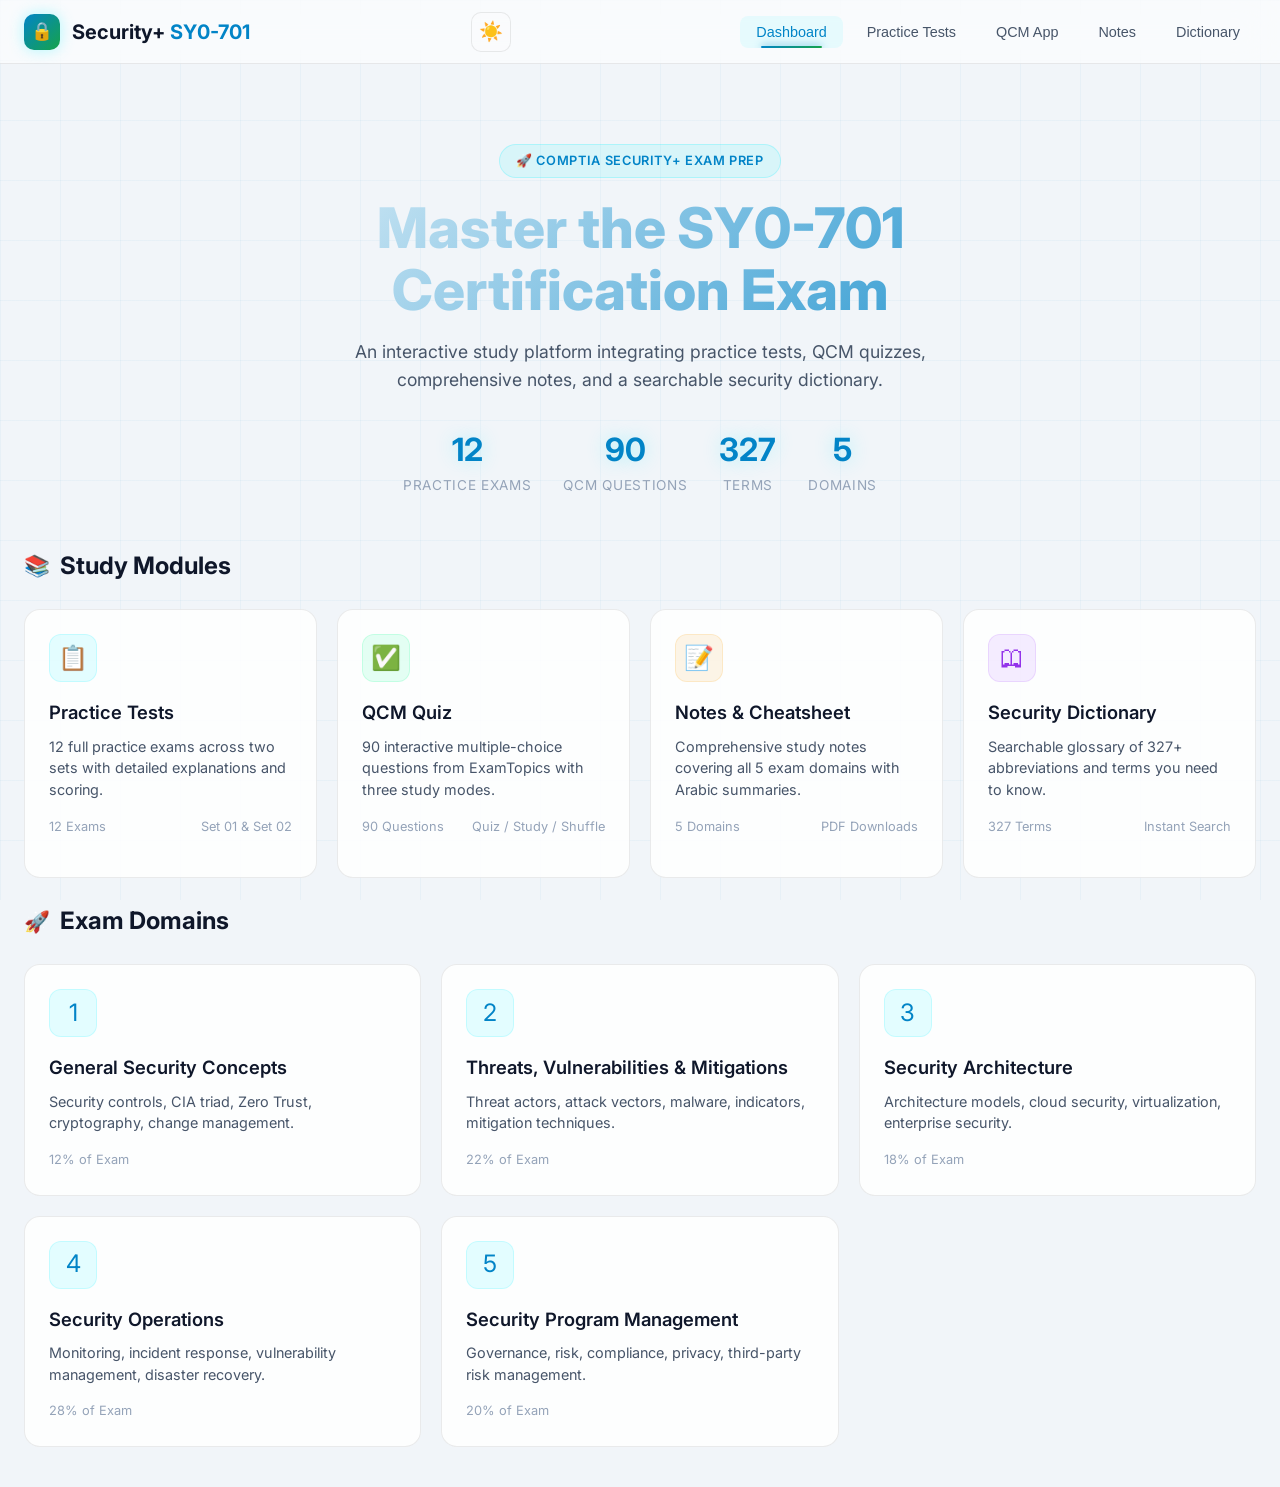
<file: index.html>
<!DOCTYPE html>
<html lang="en">
<head>
  <meta charset="UTF-8" />
  <meta name="viewport" content="width=device-width, initial-scale=1.0" />
  <title>CompTIA Security+ SY0-701 Study Platform</title>
  <link rel="preconnect" href="https://fonts.googleapis.com" />
  <link rel="preconnect" href="https://fonts.gstatic.com" crossorigin />
  <link href="https://fonts.googleapis.com/css2?family=Inter:wght@300;400;500;600;700;800&family=Fira+Code:wght@400;500&display=swap" rel="stylesheet" />
  <link rel="stylesheet" href="./style.css" />
</head>
<body>

  <!-- Top Glassmorphism Navigation -->
  <nav class="top-nav" id="topNav">
    <a href="#" class="nav-brand" onclick="switchView('dashboard'); return false;">
      <div class="brand-icon">&#128274;</div>
      <span>Security+ <span style="color:var(--accent-cyan)">SY0-701</span></span>
    </a>

    <button class="theme-toggle" id="themeToggle" onclick="toggleTheme()" title="Toggle Dark/Light Mode">&#127769;</button>

    <button class="menu-toggle" id="menuToggle" onclick="toggleMenu()">&#9776;</button>

    <ul class="nav-links" id="navLinks">
      <li><button class="nav-link active" data-view="dashboard" onclick="switchView('dashboard')">Dashboard</button></li>
      <li><button class="nav-link" data-view="practice" onclick="switchView('practice')">Practice Tests</button></li>
      <li><button class="nav-link" data-view="qcm" onclick="switchView('qcm')">QCM App</button></li>
      <li><button class="nav-link" data-view="notes" onclick="switchView('notes')">Notes</button></li>
      <li><button class="nav-link" data-view="terms" onclick="switchView('terms')">Dictionary</button></li>
    </ul>
  </nav>

  <main class="main-content" id="mainContent">

    <!-- ===== DASHBOARD ===== -->
    <section id="view-dashboard" class="view active">
      <div class="hero">
        <div class="hero-badge">&#128640; CompTIA Security+ Exam Prep</div>
        <h1>Master the SY0-701<br/>Certification Exam</h1>
        <p>An interactive study platform integrating practice tests, QCM quizzes, comprehensive notes, and a searchable security dictionary.</p>
        <div class="hero-stats">
          <div class="hero-stat">
            <div class="value">12</div>
            <div class="label">Practice Exams</div>
          </div>
          <div class="hero-stat">
            <div class="value">90</div>
            <div class="label">QCM Questions</div>
          </div>
          <div class="hero-stat">
            <div class="value">327</div>
            <div class="label">Terms</div>
          </div>
          <div class="hero-stat">
            <div class="value">5</div>
            <div class="label">Domains</div>
          </div>
        </div>
      </div>

      <div class="section-header">
        <h2><span class="icon">&#128218;</span> Study Modules</h2>
      </div>

      <div class="card-grid">
        <div class="card" onclick="switchView('practice')">
          <div class="card-icon">&#128203;</div>
          <h3>Practice Tests</h3>
          <p>12 full practice exams across two sets with detailed explanations and scoring.</p>
          <div class="card-meta">
            <span>12 Exams</span>
            <span>Set 01 &amp; Set 02</span>
          </div>
          <div class="card-progress"><div class="card-progress-bar" style="width:0%"></div></div>
        </div>

        <div class="card" onclick="switchView('qcm')">
          <div class="card-icon green">&#9989;</div>
          <h3>QCM Quiz</h3>
          <p>90 interactive multiple-choice questions from ExamTopics with three study modes.</p>
          <div class="card-meta">
            <span>90 Questions</span>
            <span>Quiz / Study / Shuffle</span>
          </div>
          <div class="card-progress"><div class="card-progress-bar" style="width:0%"></div></div>
        </div>

        <div class="card" onclick="switchView('notes')">
          <div class="card-icon amber">&#128221;</div>
          <h3>Notes &amp; Cheatsheet</h3>
          <p>Comprehensive study notes covering all 5 exam domains with Arabic summaries.</p>
          <div class="card-meta">
            <span>5 Domains</span>
            <span>PDF Downloads</span>
          </div>
          <div class="card-progress"><div class="card-progress-bar" style="width:0%"></div></div>
        </div>

        <div class="card" onclick="switchView('terms')">
          <div class="card-icon purple">&#128366;</div>
          <h3>Security Dictionary</h3>
          <p>Searchable glossary of 327+ abbreviations and terms you need to know.</p>
          <div class="card-meta">
            <span>327 Terms</span>
            <span>Instant Search</span>
          </div>
          <div class="card-progress"><div class="card-progress-bar" style="width:0%"></div></div>
        </div>
      </div>

      <div class="section-header mt-6">
        <h2><span class="icon">&#128640;</span> Exam Domains</h2>
      </div>
      <div class="card-grid-2">
        <div class="card">
          <div class="card-icon">1</div>
          <h3>General Security Concepts</h3>
          <p>Security controls, CIA triad, Zero Trust, cryptography, change management.</p>
          <div class="card-meta"><span>12% of Exam</span></div>
        </div>
        <div class="card">
          <div class="card-icon">2</div>
          <h3>Threats, Vulnerabilities &amp; Mitigations</h3>
          <p>Threat actors, attack vectors, malware, indicators, mitigation techniques.</p>
          <div class="card-meta"><span>22% of Exam</span></div>
        </div>
        <div class="card">
          <div class="card-icon">3</div>
          <h3>Security Architecture</h3>
          <p>Architecture models, cloud security, virtualization, enterprise security.</p>
          <div class="card-meta"><span>18% of Exam</span></div>
        </div>
        <div class="card">
          <div class="card-icon">4</div>
          <h3>Security Operations</h3>
          <p>Monitoring, incident response, vulnerability management, disaster recovery.</p>
          <div class="card-meta"><span>28% of Exam</span></div>
        </div>
        <div class="card">
          <div class="card-icon">5</div>
          <h3>Security Program Management</h3>
          <p>Governance, risk, compliance, privacy, third-party risk management.</p>
          <div class="card-meta"><span>20% of Exam</span></div>
        </div>
      </div>
    </section>

    <!-- ===== PRACTICE TESTS ===== -->
    <section id="view-practice" class="view">
      <div class="section-header">
        <h2><span class="icon">&#128203;</span> Practice Tests</h2>
        <button class="back-btn" onclick="switchView('dashboard')">&#8592; Back to Dashboard</button>
      </div>

      <div class="test-set-tabs">
        <button class="tab-btn active" onclick="switchTestSet(0)">Practice Test Set 01</button>
        <button class="tab-btn" onclick="switchTestSet(1)">Practice Test Set 02</button>
      </div>

      <div class="tab-panel active" id="panel-set0">
        <div class="card-grid-2">
          <a class="exam-card" href="./Practice-test-01/1.1%20CompTIA%20Security+%20(SY0-701)%20Exam%201.html" target="_blank">
            <div class="exam-header">
              <div class="exam-number">1</div>
              <div class="exam-status">Ready</div>
            </div>
            <h4>CompTIA Security+ Exam 1</h4>
            <p class="exam-desc">First practice exam covering general security concepts and foundational topics.</p>
            <div class="exam-action">Start Exam &#8594;</div>
          </a>

          <a class="exam-card" href="./Practice-test-01/2.2%20CompTIA%20Security+%20(SY0-701)%20Exam%202.html" target="_blank">
            <div class="exam-header">
              <div class="exam-number">2</div>
              <div class="exam-status">Ready</div>
            </div>
            <h4>CompTIA Security+ Exam 2</h4>
            <p class="exam-desc">Second practice exam with mixed domain questions and detailed explanations.</p>
            <div class="exam-action">Start Exam &#8594;</div>
          </a>

          <a class="exam-card" href="./Practice-test-01/3.3%20CompTIA%20Security+%20(SY0-701)%20Exam%203.html" target="_blank">
            <div class="exam-header">
              <div class="exam-number">3</div>
              <div class="exam-status">Ready</div>
            </div>
            <h4>CompTIA Security+ Exam 3</h4>
            <p class="exam-desc">Third practice exam focusing on threats, vulnerabilities, and mitigations.</p>
            <div class="exam-action">Start Exam &#8594;</div>
          </a>

          <a class="exam-card" href="./Practice-test-01/4.4%20CompTIA%20Security+%20(SY0-701)%20Exam%204.html" target="_blank">
            <div class="exam-header">
              <div class="exam-number">4</div>
              <div class="exam-status">Ready</div>
            </div>
            <h4>CompTIA Security+ Exam 4</h4>
            <p class="exam-desc">Fourth practice exam covering security architecture and enterprise concepts.</p>
            <div class="exam-action">Start Exam &#8594;</div>
          </a>

          <a class="exam-card" href="./Practice-test-01/5.5%20CompTIA%20Security+%20(SY0-701)%20Exam%205.html" target="_blank">
            <div class="exam-header">
              <div class="exam-number">5</div>
              <div class="exam-status">Ready</div>
            </div>
            <h4>CompTIA Security+ Exam 5</h4>
            <p class="exam-desc">Fifth practice exam on security operations and incident response.</p>
            <div class="exam-action">Start Exam &#8594;</div>
          </a>

          <a class="exam-card" href="./Practice-test-01/6.6%20CompTIA%20Security+%20(SY0-701)%20Exam%206.html" target="_blank">
            <div class="exam-header">
              <div class="exam-number">6</div>
              <div class="exam-status">Ready</div>
            </div>
            <h4>CompTIA Security+ Exam 6</h4>
            <p class="exam-desc">Sixth practice exam covering security program management and governance.</p>
            <div class="exam-action">Start Exam &#8594;</div>
          </a>
        </div>
      </div>

      <div class="tab-panel" id="panel-set1">
        <div class="card-grid-2">
          <a class="exam-card" href="./Practice-test-02/1.1%20CompTIA%20Security+%20(SYO-701)%20%231.html" target="_blank">
            <div class="exam-header">
              <div class="exam-number">1</div>
              <div class="exam-status">Ready</div>
            </div>
            <h4>CompTIA Security+ #1</h4>
            <p class="exam-desc">First exam of second set with fresh questions and randomized order.</p>
            <div class="exam-action">Start Exam &#8594;</div>
          </a>

          <a class="exam-card" href="./Practice-test-02/2.2%20CompTIA%20Security+%20(SYO-701)%20%232.html" target="_blank">
            <div class="exam-header">
              <div class="exam-number">2</div>
              <div class="exam-status">Ready</div>
            </div>
            <h4>CompTIA Security+ #2</h4>
            <p class="exam-desc">Second exam of second set covering mixed domain objectives.</p>
            <div class="exam-action">Start Exam &#8594;</div>
          </a>

          <a class="exam-card" href="./Practice-test-02/3.3%20CompTIA%20Security+%20(SYO-701)%20%233.html" target="_blank">
            <div class="exam-header">
              <div class="exam-number">3</div>
              <div class="exam-status">Ready</div>
            </div>
            <h4>CompTIA Security+ #3</h4>
            <p class="exam-desc">Third exam of second set with advanced scenario-based questions.</p>
            <div class="exam-action">Start Exam &#8594;</div>
          </a>

          <a class="exam-card" href="./Practice-test-02/4.4%20CompTIA%20Security+%20(SYO-701)%20%234.html" target="_blank">
            <div class="exam-header">
              <div class="exam-number">4</div>
              <div class="exam-status">Ready</div>
            </div>
            <h4>CompTIA Security+ #4</h4>
            <p class="exam-desc">Fourth exam of second set focusing on architecture and operations.</p>
            <div class="exam-action">Start Exam &#8594;</div>
          </a>

          <a class="exam-card" href="./Practice-test-02/5.5%20CompTIA%20Security+%20(SYO-701)%20%235.html" target="_blank">
            <div class="exam-header">
              <div class="exam-number">5</div>
              <div class="exam-status">Ready</div>
            </div>
            <h4>CompTIA Security+ #5</h4>
            <p class="exam-desc">Fifth exam of second set on compliance, risk, and management.</p>
            <div class="exam-action">Start Exam &#8594;</div>
          </a>

          <a class="exam-card" href="./Practice-test-02/6.6%20CompTIA%20Security+%20(SYO-701)%20%236.html" target="_blank">
            <div class="exam-header">
              <div class="exam-number">6</div>
              <div class="exam-status">Ready</div>
            </div>
            <h4>CompTIA Security+ #6</h4>
            <p class="exam-desc">Sixth exam of second set — final comprehensive review.</p>
            <div class="exam-action">Start Exam &#8594;</div>
          </a>
        </div>
      </div>
    </section>

    <!-- ===== QCM APP ===== -->
    <section id="view-qcm" class="view">
      <div class="section-header">
        <h2><span class="icon">&#9989;</span> QCM Quiz App</h2>
        <button class="back-btn" onclick="switchView('dashboard')">&#8592; Back to Dashboard</button>
      </div>

      <!-- QCM Start Screen -->
      <div id="qcm-start" class="qcm-start">
        <h2>Welcome to Your Security+ Exam Prep</h2>
        <p>This interactive QCM app contains 90 CompTIA Security+ practice questions from ExamTopics. Questions 1-30 have confirmed correct answers. Questions 31-90 had hidden answers in the source.</p>

        <div class="qcm-legend">
          <div class="legend-item"><div class="legend-dot dot-confirmed"></div><span>Confirmed Answer (Q1-30)</span></div>
          <div class="legend-item"><div class="legend-dot dot-hidden"></div><span>Hidden Answer (Q31-90)</span></div>
        </div>

        <div class="mode-grid">
          <div class="mode-card" onclick="startQCM('sequence')">
            <div class="mode-icon">&#127919;</div>
            <h3>Quiz Mode</h3>
            <p>Test yourself with all questions in sequence. Select answers and see your score at the end.</p>
          </div>
          <div class="mode-card" onclick="startQCM('study')">
            <div class="mode-icon">&#128214;</div>
            <h3>Study Mode</h3>
            <p>Review all questions with confirmed answers displayed immediately for learning.</p>
          </div>
          <div class="mode-card" onclick="startQCM('shuffle')">
            <div class="mode-icon">&#127922;</div>
            <h3>Shuffle Mode</h3>
            <p>Randomize question order to simulate real exam conditions and test readiness.</p>
          </div>
        </div>
      </div>

      <!-- QCM Quiz Screen -->
      <div id="qcm-quiz" class="hidden">
        <div class="quiz-card">
          <div class="progress-bar-track">
            <div class="progress-bar-fill" id="qcm-progress" style="width:0%"></div>
          </div>

          <div class="question-header">
            <span class="question-number" id="qcm-qnum">Question 1 / 90</span>
            <span class="question-status" id="qcm-status"></span>
          </div>

          <div class="question-text" id="qcm-qtext"></div>

          <div class="options-list" id="qcm-options"></div>

          <div id="qcm-reveal" class="hidden"></div>

          <div class="quiz-controls">
            <button class="btn btn-secondary" id="qcm-prev" onclick="qcmPrev()" disabled>&#8592; Previous</button>
            <button class="btn btn-primary" id="qcm-next" onclick="qcmNext()">Next &#8594;</button>
          </div>
        </div>
      </div>

      <!-- QCM End Screen -->
      <div id="qcm-end" class="hidden score-screen">
        <div class="score-circle">
          <div class="score-value" id="qcm-score">0/0</div>
          <div class="score-label">Score</div>
        </div>

        <div class="score-grid">
          <div class="score-stat">
            <div class="value" id="qcm-correct">0</div>
            <div class="label">Correct</div>
          </div>
          <div class="score-stat">
            <div class="value" id="qcm-incorrect">0</div>
            <div class="label">Incorrect</div>
          </div>
          <div class="score-stat">
            <div class="value" id="qcm-confirmed">0</div>
            <div class="label">Confirmed Answered</div>
          </div>
          <div class="score-stat">
            <div class="value" id="qcm-percent">0%</div>
            <div class="label">Accuracy</div>
          </div>
        </div>

        <h2 style="margin-top:10px; margin-bottom:10px;">Quiz Complete!</h2>
        <p style="color:var(--text-secondary); margin-bottom:24px;">Review your performance above and retry if needed.</p>

        <div class="mode-grid" style="max-width:600px; margin:0 auto;">
          <div class="mode-card" onclick="restartQCM()">
            <div class="mode-icon">&#128260;</div>
            <h3>Restart Quiz</h3>
            <p>Try again with the same mode or pick a different one.</p>
          </div>
          <div class="mode-card" onclick="qcmToMenu()">
            <div class="mode-icon">&#127968;</div>
            <h3>Main Menu</h3>
            <p>Return to the QCM mode selector to choose another style.</p>
          </div>
        </div>
      </div>
    </section>

    <!-- ===== NOTES & CHEATSHEET ===== -->
    <section id="view-notes" class="view">
      <div class="section-header">
        <h2><span class="icon">&#128221;</span> Notes &amp; Cheatsheet</h2>
        <button class="back-btn" onclick="switchView('dashboard')">&#8592; Back to Dashboard</button>
      </div>

      <div class="download-cards">
        <a class="download-card" href="./Notes-and-Cheatsheet/Security_Plus_Notes.pdf" target="_blank">
          <div class="dl-icon">&#128196;</div>
          <div class="dl-info">
            <div class="dl-title">Security Plus Notes</div>
            <div class="dl-meta">PDF &middot; Comprehensive study notes</div>
          </div>
        </a>
        <a class="download-card" href="./Notes-and-Cheatsheet/CompTIA-Security-Plus-SY0-701-Exam-Objectives.pdf" target="_blank">
          <div class="dl-icon">&#128203;</div>
          <div class="dl-info">
            <div class="dl-title">Exam Objectives</div>
            <div class="dl-meta">PDF &middot; Official SY0-701 objectives</div>
          </div>
        </a>
      </div>

      <div class="notes-layout" id="notes-layout">
        <aside class="notes-sidebar" id="notes-sidebar">
          <h3>&#128214; Sections</h3>
          <div class="no-results" id="notes-sidebar-loading" style="font-size:0.85rem; padding:12px 0;">Loading sections...</div>
          <ul class="notes-toc" id="notes-toc"></ul>
        </aside>
        <div class="notes-main" id="notes-main">
          <div class="no-results" id="notes-main-loading" style="margin-bottom:16px;">Loading notes content...</div>
          <div class="shimmer" style="height:200px; border-radius:12px;"></div>
          <div class="shimmer" style="height:120px; border-radius:12px; margin-top:16px;"></div>
          <div class="shimmer" style="height:160px; border-radius:12px; margin-top:16px;"></div>
        </div>
      </div>
    </section>

    <!-- ===== TERMS DICTIONARY ===== -->
    <section id="view-terms" class="view">
      <div class="section-header">
        <h2><span class="icon">&#128366;</span> Security Dictionary</h2>
        <button class="back-btn" onclick="switchView('dashboard')">&#8592; Back to Dashboard</button>
      </div>

      <div class="terms-header">
        <div class="search-box">
          <span class="search-icon">&#128269;</span>
          <input type="text" id="term-search" placeholder="Search abbreviations or terms..." oninput="searchTerms(this.value)" />
        </div>
      </div>

      <div class="term-count" id="term-count">Loading terms...</div>
      <div class="terms-grid" id="terms-grid">
        <div class="no-results" id="terms-loading">Loading dictionary terms, please wait...</div>
      </div>
    </section>

    <!-- ===== IFRAME WRAPPER (for embedded exams) ===== -->
    <section id="view-iframe" class="view">
      <div class="iframe-bar">
        <h3 id="iframe-title">Practice Exam</h3>
        <button class="btn btn-secondary" onclick="closeIframe()">&#10005; Close</button>
      </div>
      <div class="iframe-wrapper">
        <iframe id="exam-frame" src="" title="Practice Exam"></iframe>
      </div>
    </section>

  </main>

  <!-- Modal for term details -->
  <div class="modal-overlay" id="term-modal" onclick="closeModal(event)">
    <div class="modal-container" onclick="event.stopPropagation()">
      <div class="modal-header">
        <h3>Term Details</h3>
        <button class="modal-close" onclick="closeModal()">&times;</button>
      </div>
      <div class="modal-body" id="modal-body"></div>
    </div>
  </div>

  <script src="./data_qcm.js"></script>
  <script src="./data_terms.js"></script>
  <script src="./data_notes.js"></script>
  <script src="./script.js"></script>
</body>
</html>
</file>
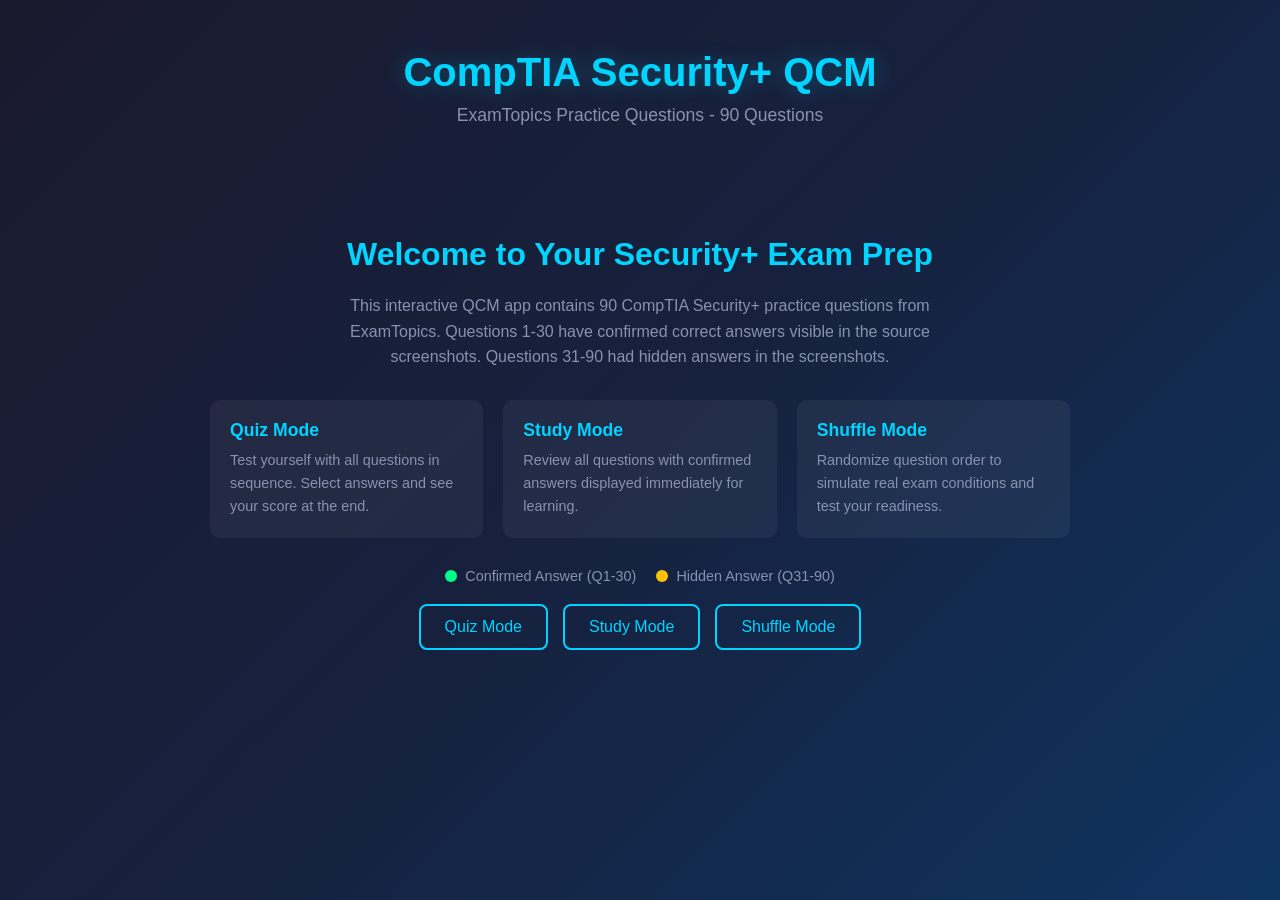
<file: CompTIA Security+QCM/ComptIA_Security_Plus_QCM_App.html>
<!DOCTYPE html>
<html lang="en">
<head>
    <meta charset="UTF-8">
    <meta name="viewport" content="width=device-width, initial-scale=1.0">
    <title>CompTIA Security+ QCM App - ExamTopics</title>
    <style>
        * {
            margin: 0;
            padding: 0;
            box-sizing: border-box;
        }
        
        body {
            font-family: 'Segoe UI', Tahoma, Geneva, Verdana, sans-serif;
            background: linear-gradient(135deg, #1a1a2e 0%, #16213e 50%, #0f3460 100%);
            min-height: 100vh;
            color: #e0e0e0;
            padding: 20px;
        }
        
        .container {
            max-width: 900px;
            margin: 0 auto;
        }
        
        header {
            text-align: center;
            padding: 30px 0;
            margin-bottom: 20px;
        }
        
        header h1 {
            font-size: 2.5rem;
            color: #00d4ff;
            text-shadow: 0 0 20px rgba(0, 212, 255, 0.3);
            margin-bottom: 10px;
        }
        
        header p {
            color: #8892b0;
            font-size: 1.1rem;
        }
        
        .mode-selector {
            display: flex;
            justify-content: center;
            gap: 15px;
            margin-bottom: 30px;
            flex-wrap: wrap;
        }
        
        .mode-btn {
            padding: 12px 24px;
            border: 2px solid #00d4ff;
            background: transparent;
            color: #00d4ff;
            border-radius: 8px;
            cursor: pointer;
            font-size: 1rem;
            transition: all 0.3s ease;
        }
        
        .mode-btn:hover, .mode-btn.active {
            background: #00d4ff;
            color: #1a1a2e;
            box-shadow: 0 0 15px rgba(0, 212, 255, 0.4);
        }
        
        .quiz-card {
            background: rgba(255, 255, 255, 0.05);
            backdrop-filter: blur(10px);
            border-radius: 16px;
            padding: 30px;
            margin-bottom: 20px;
            border: 1px solid rgba(255, 255, 255, 0.1);
            box-shadow: 0 8px 32px rgba(0, 0, 0, 0.3);
        }
        
        .progress-bar {
            width: 100%;
            height: 8px;
            background: rgba(255, 255, 255, 0.1);
            border-radius: 4px;
            margin-bottom: 20px;
            overflow: hidden;
        }
        
        .progress-fill {
            height: 100%;
            background: linear-gradient(90deg, #00d4ff, #00ff88);
            border-radius: 4px;
            transition: width 0.3s ease;
        }
        
        .question-header {
            display: flex;
            justify-content: space-between;
            align-items: center;
            margin-bottom: 20px;
        }
        
        .question-number {
            font-size: 1.2rem;
            color: #00d4ff;
            font-weight: bold;
        }
        
        .question-status {
            padding: 4px 12px;
            border-radius: 20px;
            font-size: 0.85rem;
            font-weight: bold;
        }
        
        .status-confirmed {
            background: rgba(0, 255, 136, 0.2);
            color: #00ff88;
        }
        
        .status-hidden {
            background: rgba(255, 193, 7, 0.2);
            color: #ffc107;
        }
        
        .question-text {
            font-size: 1.15rem;
            line-height: 1.7;
            color: #e0e0e0;
            margin-bottom: 25px;
            padding: 20px;
            background: rgba(0, 0, 0, 0.2);
            border-radius: 10px;
            border-left: 4px solid #00d4ff;
        }
        
        .options {
            display: flex;
            flex-direction: column;
            gap: 12px;
        }
        
        .option {
            padding: 15px 20px;
            background: rgba(255, 255, 255, 0.05);
            border: 2px solid rgba(255, 255, 255, 0.1);
            border-radius: 10px;
            cursor: pointer;
            transition: all 0.3s ease;
            display: flex;
            align-items: center;
            gap: 12px;
        }
        
        .option:hover {
            background: rgba(0, 212, 255, 0.1);
            border-color: rgba(0, 212, 255, 0.3);
            transform: translateX(5px);
        }
        
        .option.selected {
            background: rgba(0, 212, 255, 0.2);
            border-color: #00d4ff;
        }
        
        .option.correct {
            background: rgba(0, 255, 136, 0.2);
            border-color: #00ff88;
        }
        
        .option.incorrect {
            background: rgba(255, 71, 87, 0.2);
            border-color: #ff4757;
        }
        
        .option-letter {
            width: 36px;
            height: 36px;
            border-radius: 50%;
            background: rgba(0, 212, 255, 0.2);
            color: #00d4ff;
            display: flex;
            align-items: center;
            justify-content: center;
            font-weight: bold;
            flex-shrink: 0;
        }
        
        .option.correct .option-letter {
            background: rgba(0, 255, 136, 0.3);
            color: #00ff88;
        }
        
        .option.incorrect .option-letter {
            background: rgba(255, 71, 87, 0.3);
            color: #ff4757;
        }
        
        .option-text {
            font-size: 1rem;
            line-height: 1.5;
        }
        
        .controls {
            display: flex;
            justify-content: space-between;
            align-items: center;
            margin-top: 25px;
            padding-top: 20px;
            border-top: 1px solid rgba(255, 255, 255, 0.1);
        }
        
        .btn {
            padding: 12px 28px;
            border: none;
            border-radius: 8px;
            cursor: pointer;
            font-size: 1rem;
            font-weight: bold;
            transition: all 0.3s ease;
        }
        
        .btn-primary {
            background: linear-gradient(135deg, #00d4ff, #00ff88);
            color: #1a1a2e;
        }
        
        .btn-primary:hover {
            transform: translateY(-2px);
            box-shadow: 0 5px 20px rgba(0, 212, 255, 0.4);
        }
        
        .btn-secondary {
            background: rgba(255, 255, 255, 0.1);
            color: #e0e0e0;
        }
        
        .btn-secondary:hover {
            background: rgba(255, 255, 255, 0.2);
        }
        
        .btn:disabled {
            opacity: 0.5;
            cursor: not-allowed;
        }
        
        .score-display {
            text-align: center;
            padding: 40px;
            background: rgba(255, 255, 255, 0.05);
            border-radius: 16px;
            margin-bottom: 20px;
        }
        
        .score-value {
            font-size: 4rem;
            font-weight: bold;
            background: linear-gradient(135deg, #00d4ff, #00ff88);
            -webkit-background-clip: text;
            -webkit-text-fill-color: transparent;
            background-clip: text;
        }
        
        .score-label {
            font-size: 1.2rem;
            color: #8892b0;
            margin-top: 10px;
        }
        
        .score-breakdown {
            display: grid;
            grid-template-columns: repeat(auto-fit, minmax(200px, 1fr));
            gap: 15px;
            margin-top: 30px;
        }
        
        .stat-card {
            background: rgba(255, 255, 255, 0.05);
            padding: 20px;
            border-radius: 10px;
            text-align: center;
        }
        
        .stat-value {
            font-size: 2rem;
            font-weight: bold;
            color: #00d4ff;
        }
        
        .stat-label {
            color: #8892b0;
            font-size: 0.9rem;
            margin-top: 5px;
        }
        
        .hidden {
            display: none !important;
        }
        
        .start-screen, .end-screen {
            text-align: center;
            padding: 60px 20px;
        }
        
        .start-screen h2, .end-screen h2 {
            font-size: 2rem;
            color: #00d4ff;
            margin-bottom: 20px;
        }
        
        .start-screen p {
            color: #8892b0;
            margin-bottom: 30px;
            max-width: 600px;
            margin-left: auto;
            margin-right: auto;
            line-height: 1.6;
        }
        
        .features {
            display: grid;
            grid-template-columns: repeat(auto-fit, minmax(250px, 1fr));
            gap: 20px;
            margin: 30px 0;
        }
        
        .feature {
            background: rgba(255, 255, 255, 0.05);
            padding: 20px;
            border-radius: 10px;
            text-align: left;
        }
        
        .feature h3 {
            color: #00d4ff;
            margin-bottom: 8px;
            font-size: 1.1rem;
        }
        
        .feature p {
            color: #8892b0;
            font-size: 0.9rem;
            margin: 0;
        }
        
        .filter-controls {
            display: flex;
            justify-content: center;
            gap: 10px;
            margin-bottom: 20px;
            flex-wrap: wrap;
        }
        
        .filter-btn {
            padding: 8px 16px;
            border: 1px solid rgba(255, 255, 255, 0.2);
            background: transparent;
            color: #e0e0e0;
            border-radius: 6px;
            cursor: pointer;
            transition: all 0.3s ease;
        }
        
        .filter-btn:hover, .filter-btn.active {
            background: rgba(0, 212, 255, 0.2);
            border-color: #00d4ff;
            color: #00d4ff;
        }
        
        .answer-reveal {
            margin-top: 20px;
            padding: 15px;
            border-radius: 10px;
            font-weight: bold;
            text-align: center;
        }
        
        .answer-reveal.correct-answer {
            background: rgba(0, 255, 136, 0.15);
            color: #00ff88;
            border: 1px solid rgba(0, 255, 136, 0.3);
        }
        
        .answer-reveal.hidden-answer {
            background: rgba(255, 193, 7, 0.15);
            color: #ffc107;
            border: 1px solid rgba(255, 193, 7, 0.3);
        }
        
        .legend {
            display: flex;
            justify-content: center;
            gap: 20px;
            margin-bottom: 20px;
            flex-wrap: wrap;
        }
        
        .legend-item {
            display: flex;
            align-items: center;
            gap: 8px;
            font-size: 0.9rem;
            color: #8892b0;
        }
        
        .legend-dot {
            width: 12px;
            height: 12px;
            border-radius: 50%;
        }
        
        .dot-confirmed {
            background: #00ff88;
        }
        
        .dot-hidden {
            background: #ffc107;
        }
        
        @media (max-width: 600px) {
            header h1 {
                font-size: 1.8rem;
            }
            
            .quiz-card {
                padding: 20px;
            }
            
            .question-text {
                font-size: 1rem;
            }
            
            .controls {
                flex-direction: column;
                gap: 10px;
            }
            
            .btn {
                width: 100%;
            }
        }
    </style>
</head>
<body>
    <div class="container">
        <header>
            <h1>CompTIA Security+ QCM</h1>
            <p>ExamTopics Practice Questions - 90 Questions</p>
        </header>
        
        <div id="startScreen" class="start-screen">
            <h2>Welcome to Your Security+ Exam Prep</h2>
            <p>This interactive QCM app contains 90 CompTIA Security+ practice questions from ExamTopics. Questions 1-30 have confirmed correct answers visible in the source screenshots. Questions 31-90 had hidden answers in the screenshots.</p>
            
            <div class="features">
                <div class="feature">
                    <h3>Quiz Mode</h3>
                    <p>Test yourself with all questions in sequence. Select answers and see your score at the end.</p>
                </div>
                <div class="feature">
                    <h3>Study Mode</h3>
                    <p>Review all questions with confirmed answers displayed immediately for learning.</p>
                </div>
                <div class="feature">
                    <h3>Shuffle Mode</h3>
                    <p>Randomize question order to simulate real exam conditions and test your readiness.</p>
                </div>
            </div>
            
            <div class="legend">
                <div class="legend-item">
                    <div class="legend-dot dot-confirmed"></div>
                    <span>Confirmed Answer (Q1-30)</span>
                </div>
                <div class="legend-item">
                    <div class="legend-dot dot-hidden"></div>
                    <span>Hidden Answer (Q31-90)</span>
                </div>
            </div>
            
            <div class="mode-selector">
                <button class="mode-btn" onclick="startQuiz('sequence')">Quiz Mode</button>
                <button class="mode-btn" onclick="startQuiz('study')">Study Mode</button>
                <button class="mode-btn" onclick="startQuiz('shuffle')">Shuffle Mode</button>
            </div>
        </div>
        
        <div id="quizScreen" class="hidden">
            <div class="quiz-card">
                <div class="progress-bar">
                    <div class="progress-fill" id="progressBar" style="width: 0%"></div>
                </div>
                
                <div class="question-header">
                    <span class="question-number" id="questionNumber">Question 1 / 90</span>
                    <span class="question-status" id="questionStatus"></span>
                </div>
                
                <div class="question-text" id="questionText"></div>
                
                <div class="options" id="optionsContainer"></div>
                
                <div id="answerReveal" class="hidden"></div>
                
                <div class="controls">
                    <button class="btn btn-secondary" id="prevBtn" onclick="prevQuestion()" disabled>Previous</button>
                    <button class="btn btn-primary" id="nextBtn" onclick="nextQuestion()">Next</button>
                </div>
            </div>
        </div>
        
        <div id="endScreen" class="end-screen hidden">
            <div class="score-display">
                <div class="score-value" id="scoreValue">0/0</div>
                <div class="score-label" id="scoreLabel">Questions Answered</div>
            </div>
            
            <div class="score-breakdown">
                <div class="stat-card">
                    <div class="stat-value" id="correctCount">0</div>
                    <div class="stat-label">Correct</div>
                </div>
                <div class="stat-card">
                    <div class="stat-value" id="incorrectCount">0</div>
                    <div class="stat-label">Incorrect</div>
                </div>
                <div class="stat-card">
                    <div class="stat-value" id="confirmedAnswered">0</div>
                    <div class="stat-label">Confirmed Qs Answered</div>
                </div>
                <div class="stat-card">
                    <div class="stat-value" id="percentage">0%</div>
                    <div class="stat-label">Accuracy</div>
                </div>
            </div>
            
            <h2 style="margin-top: 30px;">Quiz Complete!</h2>
            <p style="color: #8892b0; margin: 15px 0;">Review your performance above.</p>
            
            <div class="mode-selector" style="margin-top: 30px;">
                <button class="mode-btn" onclick="restartQuiz()">Restart Quiz</button>
                <button class="mode-btn" onclick="showStartScreen()">Main Menu</button>
            </div>
        </div>
    </div>
    
    <script>
        const questions = [{"id": 1, "question": "Which of the following threat actors is the most likely to be hired by a foreign government to attack critical systems located in other countries?", "options": ["A. Hacktivist", "B. Whistleblower", "C. Organized crime", "D. Unskilled attacker"], "correct": "C", "confirmed": true}, {"id": 2, "question": "Which of the following is used to add extra complexity before using a one-way data transformation algorithm?", "options": ["A. Key stretching", "B. Data masking", "C. Steganography", "D. Salting"], "correct": "D", "confirmed": true}, {"id": 3, "question": "An employee clicked a link in an email from a payment website that asked the employee to update contact information. The employee entered the log-in information but received a 'page not found' error message. Which of the following types of social engineering attacks occurred?", "options": ["A. Brand impersonation", "B. Pretexting", "C. Typosquatting", "D. Phishing"], "correct": "D", "confirmed": true}, {"id": 4, "question": "An enterprise is trying to limit outbound DNS traffic originating from its internal network. Outbound DNS requests will only be allowed from one device with the IP address 10.50.10.25. Which of the following firewall ACLs will accomplish this goal?", "options": ["A. Access list outbound permit 0.0.0.0/0 0.0.0.0/0 port 53; Access list outbound deny 10.50.10.25/32 0.0.0.0/0 port 53", "B. Access list outbound permit 0.0.0.0/0 10.50.10.25/32 port 53; Access list outbound deny 0.0.0.0/0 0.0.0.0/0 port 53", "C. Access list outbound permit 0.0.0.0/0 0.0.0.0/0 port 53; Access list outbound deny 0.0.0.0/0 10.50.10.25/32 port 53", "D. Access list outbound permit 10.50.10.25/32 0.0.0.0/0 port 53; Access list outbound deny 0.0.0.0/0 0.0.0.0/0 port 53"], "correct": "D", "confirmed": true}, {"id": 5, "question": "A data administrator is configuring authentication for a SaaS application and would like to reduce the number of credentials employees need to maintain. The company prefers to use domain credentials to access new SaaS applications. Which of the following methods would allow this functionality?", "options": ["A. SSO", "B. LEAP", "C. MFA", "D. PEAP"], "correct": "A", "confirmed": true}, {"id": 6, "question": "Which of the following scenarios describes a possible business email compromise attack?", "options": ["A. An employee receives a gift card request in an email that has an executive's name in the display field of the email.", "B. Employees who open an email attachment receive messages demanding payment in order to access files.", "C. A service desk employee receives an email from the HR director asking for log-in credentials to a cloud administrator account.", "D. An employee receives an email with a link to a phishing site that is designed to look like the company's email portal."], "correct": "C", "confirmed": true}, {"id": 7, "question": "A company prevented direct access from the database administrators' workstations to the network segment that contains database servers. Which of the following should a database administrator use to access the database servers?", "options": ["A. Jump server", "B. RADIUS", "C. HSM", "D. Load balancer"], "correct": "A", "confirmed": true}, {"id": 8, "question": "An organization's internet-facing website was compromised when an attacker exploited a buffer overflow. Which of the following should the organization deploy to best protect against similar attacks in the future?", "options": ["A. NGFW", "B. WAF", "C. TLS", "D. SD-WAN"], "correct": "B", "confirmed": true}, {"id": 9, "question": "An administrator notices that several users are logging in from suspicious IP addresses. After speaking with the users, the administrator determines that the employees were not logging in from those IP addresses and resets the affected users' passwords. Which of the following should the administrator implement to prevent this type of attack from succeeding in the future?", "options": ["A. Multifactor authentication", "B. Permissions assignment", "C. Access management", "D. Password complexity"], "correct": "A", "confirmed": true}, {"id": 10, "question": "An employee receives a text message that appears to have been sent by the payroll department and is asking for credential verification. Which of the following social engineering techniques are being attempted? (Choose two.)", "options": ["A. Typosquatting", "B. Phishing", "C. Impersonation", "D. Vishing", "E. Smishing", "F. Misinformation"], "correct": "CE", "confirmed": true}, {"id": 11, "question": "Several employees received a fraudulent text message from someone claiming to be the Chief Executive Officer (CEO). The message stated: 'I'm in an airport right now with no access to email. I need you to buy gift cards for employee recognition awards. Please send the gift cards to following email address.' Which of the following are the best responses to this situation? (Choose two.)", "options": ["A. Cancel current employee recognition gift cards.", "B. Add a smishing exercise to the annual company training.", "C. Issue a general email warning to the company.", "D. Have the CEO change phone numbers.", "E. Conduct a forensic investigation on the CEO's phone.", "F. Implement mobile device management."], "correct": "BC", "confirmed": true}, {"id": 12, "question": "A company is required to use certified hardware when building networks. Which of the following best addresses the risks associated with procuring counterfeit hardware?", "options": ["A. A thorough analysis of the supply chain", "B. A legally enforceable corporate acquisition policy", "C. A right to audit clause in vendor contracts and SOWs", "D. An in-depth penetration test of all suppliers and vendors"], "correct": "A", "confirmed": true}, {"id": 13, "question": "Which of the following provides the details about the terms of a test with a third-party penetration tester?", "options": ["A. Rules of engagement", "B. Supply chain analysis", "C. Right to audit clause", "D. Due diligence"], "correct": "A", "confirmed": true}, {"id": 14, "question": "A penetration tester begins an engagement by performing port and service scans against the client environment according to the rules of engagement. Which of the following reconnaissance types is the tester performing?", "options": ["A. Active", "B. Passive", "C. Defensive", "D. Offensive"], "correct": "A", "confirmed": true}, {"id": 15, "question": "Which of the following is required for an organization to properly manage its restore process in the event of system failure?", "options": ["A. IRP", "B. DRP", "C. RPO", "D. SDLC"], "correct": "B", "confirmed": true}, {"id": 16, "question": "Which of the following vulnerabilities is associated with installing software outside of a manufacturer's approved software repository?", "options": ["A. Jailbreaking", "B. Memory injection", "C. Resource reuse", "D. Side loading"], "correct": "D", "confirmed": true}, {"id": 17, "question": "A security analyst is reviewing the following logs: [10:00:00 AM] Login rejected - username administrator - password Spring2023; [10:00:01 AM] Login rejected - username jsmith - password Spring2023; [10:00:01 AM] Login rejected - username guest - password Spring2023; [10:00:02 AM] Login rejected - username cpolk - password Spring2023; [10:00:03 AM] Login rejected - username fmartin - password Spring2023. Which of the following attacks is most likely occurring?", "options": ["A. Password spraying", "B. Account forgery", "C. Pass-the-hash", "D. Brute-force"], "correct": "A", "confirmed": true}, {"id": 18, "question": "An analyst is evaluating the implementation of Zero Trust principles within the data plane. Which of the following would be most relevant for the analyst to evaluate?", "options": ["A. Secured zones", "B. Subject role", "C. Adaptive identity", "D. Threat scope reduction"], "correct": "A", "confirmed": true}, {"id": 19, "question": "An engineer needs to find a solution that creates an added layer of security by preventing unauthorized access to internal company resources. Which of the following would be the best solution?", "options": ["A. RDP server", "B. Jump server", "C. Proxy server", "D. Hypervisor"], "correct": "B", "confirmed": true}, {"id": 20, "question": "A company's web filter is configured to scan the URL for strings and deny access when matches are found. Which of the following search strings should an analyst employ to prohibit access to non-encrypted websites?", "options": ["A. encryption=off", "B. http://", "C. www.*.com", "D. :443"], "correct": "B", "confirmed": true}, {"id": 21, "question": "During a security incident, the security operations team identified sustained network traffic from a malicious IP address: 10.1.4.9. A security analyst is creating an inbound firewall rule to block the IP address from accessing the organization's network. Which of the following fulfills this request?", "options": ["A. access-list inbound deny ip source 0.0.0.0/0 destination 10.1.4.9/32", "B. access-list inbound deny ip source 10.1.4.9/32 destination 0.0.0.0/0", "C. access-list inbound permit ip source 10.1.4.9/32 destination 0.0.0.0/0", "D. access-list inbound permit ip source 0.0.0.0/0 destination 10.1.4.9/32"], "correct": "B", "confirmed": true}, {"id": 22, "question": "A company needs to provide administrative access to internal resources while minimizing the traffic allowed through the security boundary. Which of the following methods is most secure?", "options": ["A. Implementing a bastion host", "B. Deploying a perimeter network", "C. Installing a WAF", "D. Utilizing single sign-on"], "correct": "A", "confirmed": true}, {"id": 23, "question": "A security analyst is reviewing alerts in the SIEM related to potential malicious network traffic coming from an employee's corporate laptop. The security analyst has determined that additional data about the executable running on the machine is necessary to continue the investigation. Which of the following logs should the analyst use as a data source?", "options": ["A. Application", "B. IPS/IDS", "C. Network", "D. Endpoint"], "correct": "D", "confirmed": true}, {"id": 24, "question": "A cyber operations team informs a security analyst about a new tactic malicious actors are using to compromise networks. SIEM alerts have not yet been configured. Which of the following best describes what the security analyst should do to identify this behavior?", "options": ["A. Digital forensics", "B. E-discovery", "C. Incident response", "D. Threat hunting"], "correct": "D", "confirmed": true}, {"id": 25, "question": "A company purchased cyber insurance to address items listed on the risk register. Which of the following strategies does this represent?", "options": ["A. Accept", "B. Transfer", "C. Mitigate", "D. Avoid"], "correct": "B", "confirmed": true}, {"id": 26, "question": "A security administrator would like to protect data on employees' laptops. Which of the following encryption techniques should the security administrator use?", "options": ["A. Partition", "B. Asymmetric", "C. Full disk", "D. Database"], "correct": "C", "confirmed": true}, {"id": 27, "question": "Which of the following security control types does an acceptable use policy best represent?", "options": ["A. Detective", "B. Compensating", "C. Corrective", "D. Preventive"], "correct": "D", "confirmed": true}, {"id": 28, "question": "An IT manager informs the entire help desk staff that only the IT manager and the help desk lead will have access to the administrator console of the help desk software. Which of the following security techniques is the IT manager setting up?", "options": ["A. Hardening", "B. Employee monitoring", "C. Configuration enforcement", "D. Least privilege"], "correct": "D", "confirmed": true}, {"id": 29, "question": "Which of the following is the most likely to be used to document risks, responsible parties, and thresholds?", "options": ["A. Risk tolerance", "B. Risk transfer", "C. Risk register", "D. Risk analysis"], "correct": "C", "confirmed": true}, {"id": 30, "question": "Which of the following should a security administrator adhere to when setting up a new set of firewall rules?", "options": ["A. Disaster recovery plan", "B. Incident response procedure", "C. Business continuity plan", "D. Change management procedure"], "correct": "D", "confirmed": true}, {"id": 31, "question": "A company is expanding its threat surface program and allowing individuals to security test the company's internet-facing application. The company will compensate researchers based on the vulnerabilities discovered. Which of the following best describes the program the company is setting up?", "options": ["A. Open-source intelligence", "B. Bug bounty", "C. Red team", "D. Penetration testing"], "correct": "", "confirmed": false}, {"id": 32, "question": "Which of the following threat actors is the most likely to use large financial resources to attack critical systems located in other countries?", "options": ["A. Insider", "B. Unskilled attacker", "C. Nation-state", "D. Hacktivist"], "correct": "", "confirmed": false}, {"id": 33, "question": "Which of the following enables the use of an input field to run commands that can view or manipulate data?", "options": ["A. Cross-site scripting", "B. Side loading", "C. Buffer overflow", "D. SQL injection"], "correct": "", "confirmed": false}, {"id": 34, "question": "Employees in the research and development business unit receive extensive training to ensure they understand how to best protect company data. Which of the following is the type of data these employees are most likely to use in day-to-day work activities?", "options": ["A. Encrypted", "B. Intellectual property", "C. Critical", "D. Data in transit"], "correct": "", "confirmed": false}, {"id": 35, "question": "A company has begun labeling all laptops with asset inventory stickers and associating them with employee IDs. Which of the following security benefits do these actions provide? (Choose two.)", "options": ["A. If a security incident occurs on the device, the correct employee can be notified.", "B. The security team will be able to send user awareness training to the appropriate device.", "C. Users can be mapped to their devices when configuring software MFA tokens.", "D. User-based firewall policies can be correctly targeted to the appropriate laptops.", "E. When conducting penetration testing, the security team will be able to target the desired laptops.", "F. Company data can be accounted for when the employee leaves the organization."], "correct": "", "confirmed": false}, {"id": 36, "question": "A technician wants to improve the situational and environmental awareness of existing users as they transition from remote to in-office work. Which of the following is the best option?", "options": ["A. Send out periodic security reminders.", "B. Update the content of new hire documentation.", "C. Modify the content of recurring training.", "D. Implement a phishing campaign."], "correct": "", "confirmed": false}, {"id": 37, "question": "A newly appointed board member with cybersecurity knowledge wants the board of directors to receive a quarterly report detailing the number of incidents that impacted the organization. The systems administrator is creating a way to present the data to the board of directors. Which of the following should the systems administrator use?", "options": ["A. Packet captures", "B. Vulnerability scans", "C. Metadata", "D. Dashboard"], "correct": "", "confirmed": false}, {"id": 38, "question": "A systems administrator receives the following alert from a file integrity monitoring tool: The hash of the cmd.exe file has changed. The systems administrator checks the OS logs and notices that no patches were applied in the last two months. Which of the following most likely occurred?", "options": ["A. The end user changed the file permissions.", "B. A cryptographic collision was detected.", "C. A snapshot of the file system was taken.", "D. A rootkit was deployed."], "correct": "", "confirmed": false}, {"id": 39, "question": "Which of the following roles, according to the shared responsibility model, is responsible for securing the company's database in an IaaS model for a cloud environment?", "options": ["A. Client", "B. Third-party vendor", "C. Cloud provider", "D. DBA"], "correct": "", "confirmed": false}, {"id": 40, "question": "A client asked a security company to provide a document outlining the project, the cost, and the completion time frame. Which of the following documents should the company provide to the client?", "options": ["A. MSA", "B. SLA", "C. BPA", "D. SOW"], "correct": "", "confirmed": false}, {"id": 41, "question": "A security team is reviewing the findings in a report that was delivered after a third party performed a penetration test. One of the findings indicated that a web application form field is vulnerable to cross-site scripting. Which of the following application security techniques should the security analyst recommend the developer implement to prevent this vulnerability?", "options": ["A. Secure cookies", "B. Version control", "C. Input validation", "D. Code signing"], "correct": "", "confirmed": false}, {"id": 42, "question": "Which of the following must be considered when designing a high-availability network? (Choose two.)", "options": ["A. Ease of recovery", "B. Ability to patch", "C. Physical isolation", "D. Responsiveness", "E. Attack surface", "F. Extensible authentication"], "correct": "", "confirmed": false}, {"id": 43, "question": "A technician needs to apply a high-priority patch to a production system. Which of the following steps should be taken first?", "options": ["A. Air gap the system.", "B. Move the system to a different network segment.", "C. Create a change control request.", "D. Apply the patch to the system."], "correct": "", "confirmed": false}, {"id": 44, "question": "Which of the following describes the reason root cause analysis should be conducted as part of incident response?", "options": ["A. To gather IoCs for the investigation", "B. To discover which systems have been affected", "C. To eradicate any trace of malware on the network", "D. To prevent future incidents of the same nature"], "correct": "", "confirmed": false}, {"id": 45, "question": "Which of the following is the most likely outcome if a large bank fails an internal PCI DSS compliance assessment?", "options": ["A. Fines", "B. Audit findings", "C. Sanctions", "D. Reputation damage"], "correct": "", "confirmed": false}, {"id": 46, "question": "A company is developing a business continuity strategy and needs to determine how many staff members would be required to sustain the business in the case of a disruption. Which of the following best describes this step?", "options": ["A. Capacity planning", "B. Redundancy", "C. Geographic dispersion", "D. Tabletop exercise"], "correct": "", "confirmed": false}, {"id": 47, "question": "A company's legal department drafted sensitive documents in a SaaS application and wants to ensure the documents cannot be accessed by individuals in high-risk countries. Which of the following is the most effective way to limit this access?", "options": ["A. Data masking", "B. Encryption", "C. Geolocation policy", "D. Data sovereignty regulation"], "correct": "", "confirmed": false}, {"id": 48, "question": "Which of the following is a hardware-specific vulnerability?", "options": ["A. Firmware version", "B. Buffer overflow", "C. SQL injection", "D. Cross-site scripting"], "correct": "", "confirmed": false}, {"id": 49, "question": "While troubleshooting a firewall configuration, a technician determines that a 'deny any' policy should be added to the bottom of the ACL. The technician updates the policy, but the new policy causes several company servers to become unreachable. Which of the following actions would prevent this issue?", "options": ["A. Documenting the new policy in a change request and submitting the request to change management", "B. Testing the policy in a non-production environment before enabling the policy in the production network", "C. Disabling any intrusion prevention signatures on the 'deny any' policy prior to enabling the new policy", "D. Including an 'allow any' policy above the 'deny any' policy"], "correct": "", "confirmed": false}, {"id": 50, "question": "An organization is building a new backup data center with cost-benefit as the primary requirement and RTO and RPO values around two days. Which of the following types of sites is the best for this scenario?", "options": ["A. Real-time recovery", "B. Hot", "C. Cold", "D. Warm"], "correct": "", "confirmed": false}, {"id": 51, "question": "A company requires hard drives to be securely wiped before sending decommissioned systems to recycling. Which of the following best describes this policy?", "options": ["A. Enumeration", "B. Sanitization", "C. Destruction", "D. Inventory"], "correct": "", "confirmed": false}, {"id": 52, "question": "A systems administrator works for a local hospital and needs to ensure patient data is protected and secure. Which of the following data classifications should be used to secure patient data?", "options": ["A. Private", "B. Critical", "C. Sensitive", "D. Public"], "correct": "", "confirmed": false}, {"id": 53, "question": "A U.S.-based cloud-hosting provider wants to expand its data centers to new international locations. Which of the following should the hosting provider consider first?", "options": ["A. Local data protection regulations", "B. Risks from hackers residing in other countries", "C. Impacts to existing contractual obligations", "D. Time zone differences in log correlation"], "correct": "", "confirmed": false}, {"id": 54, "question": "Which of the following would be the best way to block unknown programs from executing?", "options": ["A. Access control list", "B. Application allow list", "C. Host-based firewall", "D. DLP solution"], "correct": "", "confirmed": false}, {"id": 55, "question": "A company hired a consultant to perform an offensive security assessment covering penetration testing and social engineering. Which of the following teams will conduct this assessment activity?", "options": ["A. White", "B. Purple", "C. Blue", "D. Red"], "correct": "", "confirmed": false}, {"id": 56, "question": "A software development manager wants to ensure the authenticity of the code created by the company. Which of the following options is the most appropriate?", "options": ["A. Testing input validation on the user input fields", "B. Performing code signing on company-developed software", "C. Performing static code analysis on the software", "D. Ensuring secure cookies are use"], "correct": "", "confirmed": false}, {"id": 57, "question": "Which of the following can be used to identify potential attacker activities without affecting production servers?", "options": ["A. Honeypot", "B. Video surveillance", "C. Zero Trust", "D. Geofencing"], "correct": "", "confirmed": false}, {"id": 58, "question": "During an investigation, an incident response team attempts to understand the source of an incident. Which of the following incident response activities describes this process?", "options": ["A. Analysis", "B. Lessons learned", "C. Detection", "D. Containment"], "correct": "", "confirmed": false}, {"id": 59, "question": "A security practitioner completes a vulnerability assessment on a company's network and finds several vulnerabilities, which the operations team remediates. Which of the following should be done next?", "options": ["A. Conduct an audit.", "B. Initiate a penetration test.", "C. Rescan the network.", "D. Submit a report."], "correct": "", "confirmed": false}, {"id": 60, "question": "An administrator was notified that a user logged in remotely after hours and copied large amounts of data to a personal device. Which of the following best describes the user's activity?", "options": ["A. Penetration testing", "B. Phishing campaign", "C. External audit", "D. Insider threat"], "correct": "", "confirmed": false}, {"id": 61, "question": "Which of the following allows for the attribution of messages to individuals?", "options": ["A. Adaptive identity", "B. Non-repudiation", "C. Authentication", "D. Access logs"], "correct": "", "confirmed": false}, {"id": 62, "question": "Which of the following is the best way to consistently determine on a daily basis whether security settings on servers have been modified?", "options": ["A. Automation", "B. Compliance checklist", "C. Attestation", "D. Manual audit"], "correct": "", "confirmed": false}, {"id": 63, "question": "Which of the following tools can assist with detecting an employee who has accidentally emailed a file containing a customer's PII?", "options": ["A. SCAP", "B. NetFlow", "C. Antivirus", "D. DLP"], "correct": "", "confirmed": false}, {"id": 64, "question": "An organization recently updated its security policy to include the following statement: Regular expressions are included in source code to remove special characters such as $, |, ;, &, `, and ? from variables set by forms in a web application. Which of the following best explains the security technique the organization adopted by making this addition to the policy?", "options": ["A. Identify embedded keys", "B. Code debugging", "C. Input validation", "D. Static code analysis"], "correct": "", "confirmed": false}, {"id": 65, "question": "A security analyst and the management team are reviewing the organizational performance of a recent phishing campaign. The user click-through rate exceeded the acceptable risk threshold, and the management team wants to reduce the impact when a user clicks on a link in a phishing message. Which of the following should the analyst do?", "options": ["A. Place posters around the office to raise awareness of common phishing activities.", "B. Implement email security filters to prevent phishing emails from being delivered.", "C. Update the EDR policies to block automatic execution of downloaded programs.", "D. Create additional training for users to recognize the signs of phishing attempts."], "correct": "", "confirmed": false}, {"id": 66, "question": "Which of the following has been implemented when a host-based firewall on a legacy Linux system allows connections from only specific internal IP addresses?", "options": ["A. Compensating control", "B. Network segmentation", "C. Transfer of risk", "D. SNMP traps"], "correct": "", "confirmed": false}, {"id": 67, "question": "The management team notices that new accounts that are set up manually do not always have correct access or permissions. Which of the following automation techniques should a systems administrator use to streamline account creation?", "options": ["A. Guard rail script", "B. Ticketing workflow", "C. Escalation script", "D. User provisioning script"], "correct": "", "confirmed": false}, {"id": 68, "question": "A company is planning to set up a SIEM system and assign an analyst to review the logs on a weekly basis. Which of the following types of controls is the company setting up?", "options": ["A. Corrective", "B. Preventive", "C. Detective", "D. Deterrent"], "correct": "", "confirmed": false}, {"id": 69, "question": "A systems administrator is looking for a low-cost application-hosting solution that is cloud-based. Which of the following meets these requirements?", "options": ["A. Serverless framework", "B. Type 1 hypervisor", "C. SD-WAN", "D. SDN"], "correct": "", "confirmed": false}, {"id": 70, "question": "A security operations center determines that the malicious activity detected on a server is normal. Which of the following activities describes the act of ignoring detected activity in the future?", "options": ["A. Tuning", "B. Aggregating", "C. Quarantining", "D. Archiving"], "correct": "", "confirmed": false}, {"id": 71, "question": "A security analyst reviews domain activity logs and notices the following: UserID jsmith, password authentication: succeeded, MFA: failed (invalid code) - repeated multiple times. Which of the following is the best explanation for what the security analyst has discovered?", "options": ["A. The user jsmith's account has been locked out.", "B. A keylogger is installed on jsmith's workstation.", "C. An attacker is attempting to brute force jsmith's account.", "D. Ransomware has been deployed in the domain."], "correct": "", "confirmed": false}, {"id": 72, "question": "A company is concerned about weather events causing damage to the server room and downtime. Which of the following should the company consider?", "options": ["A. Clustering servers", "B. Geographic dispersion", "C. Load balancers", "D. Off-site backups"], "correct": "", "confirmed": false}, {"id": 73, "question": "Which of the following is a primary security concern for a company setting up a BYOD program?", "options": ["A. End of life", "B. Buffer overflow", "C. VM escape", "D. Jailbreaking"], "correct": "", "confirmed": false}, {"id": 74, "question": "A company decided to reduce the cost of its annual cyber insurance policy by removing the coverage for ransomware attacks. Which of the following analysis elements did the company most likely use in making this decision?", "options": ["A. MTTR", "B. RTO", "C. ARO", "D. MTBF"], "correct": "", "confirmed": false}, {"id": 75, "question": "Which of the following is the most likely to be included as an element of communication in a security awareness program?", "options": ["A. Reporting phishing attempts or other suspicious activities", "B. Detecting insider threats using anomalous behavior recognition", "C. Verifying information when modifying wire transfer data", "D. Performing social engineering as part of third-party penetration testing"], "correct": "", "confirmed": false}, {"id": 76, "question": "HOTSPOT - Select the appropriate attack and remediation from each drop-down list to label the corresponding attack with its remediation. (Simulation question with table of attacks: SYN packets from multiple sources, remote command execution, self-propagating SQL database compromise, hardware keylogger monitoring, hidden backdoor in internally developed application)", "options": ["A. Simulation-based question - see original image", "B. N/A - Interactive hotspot", "C. Requires matching multiple items", "D. See question 76 image for details"], "correct": "", "confirmed": false}, {"id": 77, "question": "Question 77 image was not available in the provided files.", "options": ["A. N/A", "B. N/A", "C. N/A", "D. N/A"], "correct": "", "confirmed": false}, {"id": 78, "question": "Which of the following is the phase in the incident response process when a security analyst reviews roles and responsibilities?", "options": ["A. Preparation", "B. Recovery", "C. Lessons learned", "D. Analysis"], "correct": "", "confirmed": false}, {"id": 79, "question": "After a recent vulnerability scan, a security engineer needs to harden the routers within the corporate network. Which of the following is the most appropriate to disable?", "options": ["A. Console access", "B. Routing protocols", "C. VLANs", "D. Web-based administration"], "correct": "", "confirmed": false}, {"id": 80, "question": "A security administrator needs a method to secure data in an environment that includes some form of checks so track any changes. Which of the following should the administrator set up to achieve this goal?", "options": ["A. SPF", "B. GPO", "C. NAC", "D. FIM"], "correct": "", "confirmed": false}, {"id": 81, "question": "An administrator is reviewing a single server's security logs and discovers multiple audit failure logon events (Event ID 4625) occurring in rapid succession. Which of the following best describes the action captured in this log file?", "options": ["A. Brute-force attack", "B. Privilege escalation", "C. Failed password audit", "D. Forgotten password by the user"], "correct": "", "confirmed": false}, {"id": 82, "question": "A security engineer is implementing FDE for all laptops in an organization. Which of the following are the most important for the engineer to consider as part of the planning process? (Choose two.)", "options": ["A. Key escrow", "B. TPM presence", "C. Digital signatures", "D. Data tokenization", "E. Public key management", "F. Certificate authority linking"], "correct": "", "confirmed": false}, {"id": 83, "question": "A security analyst scans a company's public network and discovers a host is running a remote desktop that can be used to access the production network. Which of the following changes should the security analyst recommend?", "options": ["A. Changing the remote desktop port to a non-standard number", "B. Setting up a VPN and placing the jump server inside the firewall", "C. Using a proxy for web connections from the remote desktop server", "D. Connecting the remote server to the domain and increasing the password length"], "correct": "", "confirmed": false}, {"id": 84, "question": "An enterprise has been experiencing attacks focused on exploiting vulnerabilities in older browser versions with well-known exploits. Which of the following security solutions should be configured to best provide the ability to monitor and block these known signature-based attacks?", "options": ["A. ACL", "B. DLP", "C. IDS", "D. IPS"], "correct": "", "confirmed": false}, {"id": 85, "question": "Security controls in a data center are being reviewed to ensure data is properly protected and that human life considerations are included. Which of the following best describes how the controls should be set up?", "options": ["A. Remote access points should fail closed.", "B. Logging controls should fail open.", "C. Safety controls should fail open.", "D. Logical security controls should fail closed."], "correct": "", "confirmed": false}, {"id": 86, "question": "Which of the following would be best suited for constantly changing environments?", "options": ["A. RTOS", "B. Containers", "C. Embedded systems", "D. SCADA"], "correct": "", "confirmed": false}, {"id": 87, "question": "Which of the following incident response activities ensures evidence is properly handled?", "options": ["A. E-discovery", "B. Chain of custody", "C. Legal hold", "D. Preservation"], "correct": "", "confirmed": false}, {"id": 88, "question": "An accounting clerk sent money to an attacker's bank account after receiving fraudulent instructions to use a new account. Which of the following would most likely prevent this activity in the future?", "options": ["A. Standardizing security incident reporting", "B. Executing regular phishing campaigns", "C. Implementing insider threat detection measures", "D. Updating processes for sending wire transfers"], "correct": "", "confirmed": false}, {"id": 89, "question": "A systems administrator is creating a script that would save time and prevent human error when performing account creation for a large number of end users. Which of the following would be a good use case for this task?", "options": ["A. Off-the-shelf software", "B. Orchestration", "C. Baseline", "D. Policy enforcement"], "correct": "", "confirmed": false}, {"id": 90, "question": "A company's marketing department collects, modifies, and stores sensitive customer data. The infrastructure team is responsible for securing the data while in transit and at rest. Which of the following data roles describes the customer?", "options": ["A. Processor", "B. Custodian", "C. Subject", "D. Owner"], "correct": "", "confirmed": false}];
        
        let currentMode = '';
        let currentQuestions = [];
        let currentIndex = 0;
        let userAnswers = {};
        let shuffled = false;
        
        function startQuiz(mode) {
            currentMode = mode;
            userAnswers = {};
            currentIndex = 0;
            
            if (mode === 'shuffle') {
                currentQuestions = [...questions].sort(() => Math.random() - 0.5);
                shuffled = true;
            } else {
                currentQuestions = [...questions];
                shuffled = false;
            }
            
            document.getElementById('startScreen').classList.add('hidden');
            document.getElementById('quizScreen').classList.remove('hidden');
            document.getElementById('endScreen').classList.add('hidden');
            
            loadQuestion();
        }
        
        function loadQuestion() {
            const q = currentQuestions[currentIndex];
            const total = currentQuestions.length;
            const actualNum = shuffled ? currentIndex + 1 : q.id;
            
            document.getElementById('questionNumber').textContent = 
                `Question ${actualNum} / ${total}` + (shuffled ? ` (Original #${q.id})` : '');
            
            const statusEl = document.getElementById('questionStatus');
            if (q.confirmed) {
                statusEl.textContent = 'Confirmed Answer';
                statusEl.className = 'question-status status-confirmed';
            } else {
                statusEl.textContent = 'Answer Hidden';
                statusEl.className = 'question-status status-hidden';
            }
            
            document.getElementById('questionText').textContent = q.question;
            
            const optionsContainer = document.getElementById('optionsContainer');
            optionsContainer.innerHTML = '';
            
            q.options.forEach((opt, idx) => {
                const letter = opt.charAt(0);
                const div = document.createElement('div');
                div.className = 'option';
                div.onclick = () => selectOption(letter);
                
                if (userAnswers[q.id] === letter) {
                    div.classList.add('selected');
                }
                
                // In study mode or if answered and confirmed, show correct/incorrect
                if (currentMode === 'study' && q.confirmed && q.correct) {
                    if (letter === q.correct) {
                        div.classList.add('correct');
                    }
                } else if (userAnswers[q.id] && q.confirmed && q.correct) {
                    if (letter === q.correct) {
                        div.classList.add('correct');
                    } else if (userAnswers[q.id] === letter && letter !== q.correct) {
                        div.classList.add('incorrect');
                    }
                }
                
                div.innerHTML = `
                    <div class="option-letter">${letter}</div>
                    <div class="option-text">${opt.substring(3)}</div>
                `;
                optionsContainer.appendChild(div);
            });
            
            // Answer reveal section
            const revealEl = document.getElementById('answerReveal');
            if (currentMode === 'study' && q.confirmed && q.correct) {
                revealEl.className = 'answer-reveal correct-answer';
                revealEl.textContent = `Correct Answer: ${q.correct}`;
                revealEl.classList.remove('hidden');
            } else if (userAnswers[q.id] && q.confirmed && q.correct) {
                const userAns = userAnswers[q.id];
                if (userAns === q.correct) {
                    revealEl.className = 'answer-reveal correct-answer';
                    revealEl.textContent = `Correct! Answer: ${q.correct}`;
                } else {
                    revealEl.className = 'answer-reveal hidden-answer';
                    revealEl.textContent = `Incorrect. Correct Answer: ${q.correct}`;
                }
                revealEl.classList.remove('hidden');
            } else if (!q.confirmed) {
                revealEl.className = 'answer-reveal hidden-answer';
                revealEl.textContent = 'Answer was not visible in the source screenshot.';
                revealEl.classList.remove('hidden');
            } else {
                revealEl.classList.add('hidden');
            }
            
            // Update progress
            const progress = ((currentIndex + 1) / total) * 100;
            document.getElementById('progressBar').style.width = progress + '%';
            
            // Update buttons
            document.getElementById('prevBtn').disabled = currentIndex === 0;
            document.getElementById('nextBtn').textContent = 
                currentIndex === total - 1 ? 'Finish' : 'Next';
        }
        
        function selectOption(letter) {
            const q = currentQuestions[currentIndex];
            userAnswers[q.id] = letter;
            loadQuestion();
        }
        
        function nextQuestion() {
            if (currentIndex === currentQuestions.length - 1) {
                showResults();
            } else {
                currentIndex++;
                loadQuestion();
            }
        }
        
        function prevQuestion() {
            if (currentIndex > 0) {
                currentIndex--;
                loadQuestion();
            }
        }
        
        function showResults() {
            let correct = 0;
            let incorrect = 0;
            let confirmedAnswered = 0;
            let totalConfirmed = 0;
            
            currentQuestions.forEach(q => {
                if (q.confirmed && q.correct) {
                    totalConfirmed++;
                    if (userAnswers[q.id]) {
                        confirmedAnswered++;
                        if (userAnswers[q.id] === q.correct) {
                            correct++;
                        } else {
                            incorrect++;
                        }
                    }
                }
            });
            
            const accuracy = confirmedAnswered > 0 ? Math.round((correct / confirmedAnswered) * 100) : 0;
            
            document.getElementById('scoreValue').textContent = `${correct}/${confirmedAnswered}`;
            document.getElementById('correctCount').textContent = correct;
            document.getElementById('incorrectCount').textContent = incorrect;
            document.getElementById('confirmedAnswered').textContent = confirmedAnswered;
            document.getElementById('percentage').textContent = accuracy + '%';
            
            document.getElementById('quizScreen').classList.add('hidden');
            document.getElementById('endScreen').classList.remove('hidden');
        }
        
        function restartQuiz() {
            startQuiz(currentMode);
        }
        
        function showStartScreen() {
            document.getElementById('startScreen').classList.remove('hidden');
            document.getElementById('quizScreen').classList.add('hidden');
            document.getElementById('endScreen').classList.add('hidden');
        }
        
        // Keyboard navigation
        document.addEventListener('keydown', (e) => {
            if (document.getElementById('quizScreen').classList.contains('hidden')) return;
            
            if (e.key === 'ArrowRight' || e.key === 'Enter') {
                nextQuestion();
            } else if (e.key === 'ArrowLeft') {
                prevQuestion();
            } else if (e.key >= 'a' && e.key <= 'f') {
                selectOption(e.key.toUpperCase());
            }
        });
    </script>
</body>
</html>
</file>
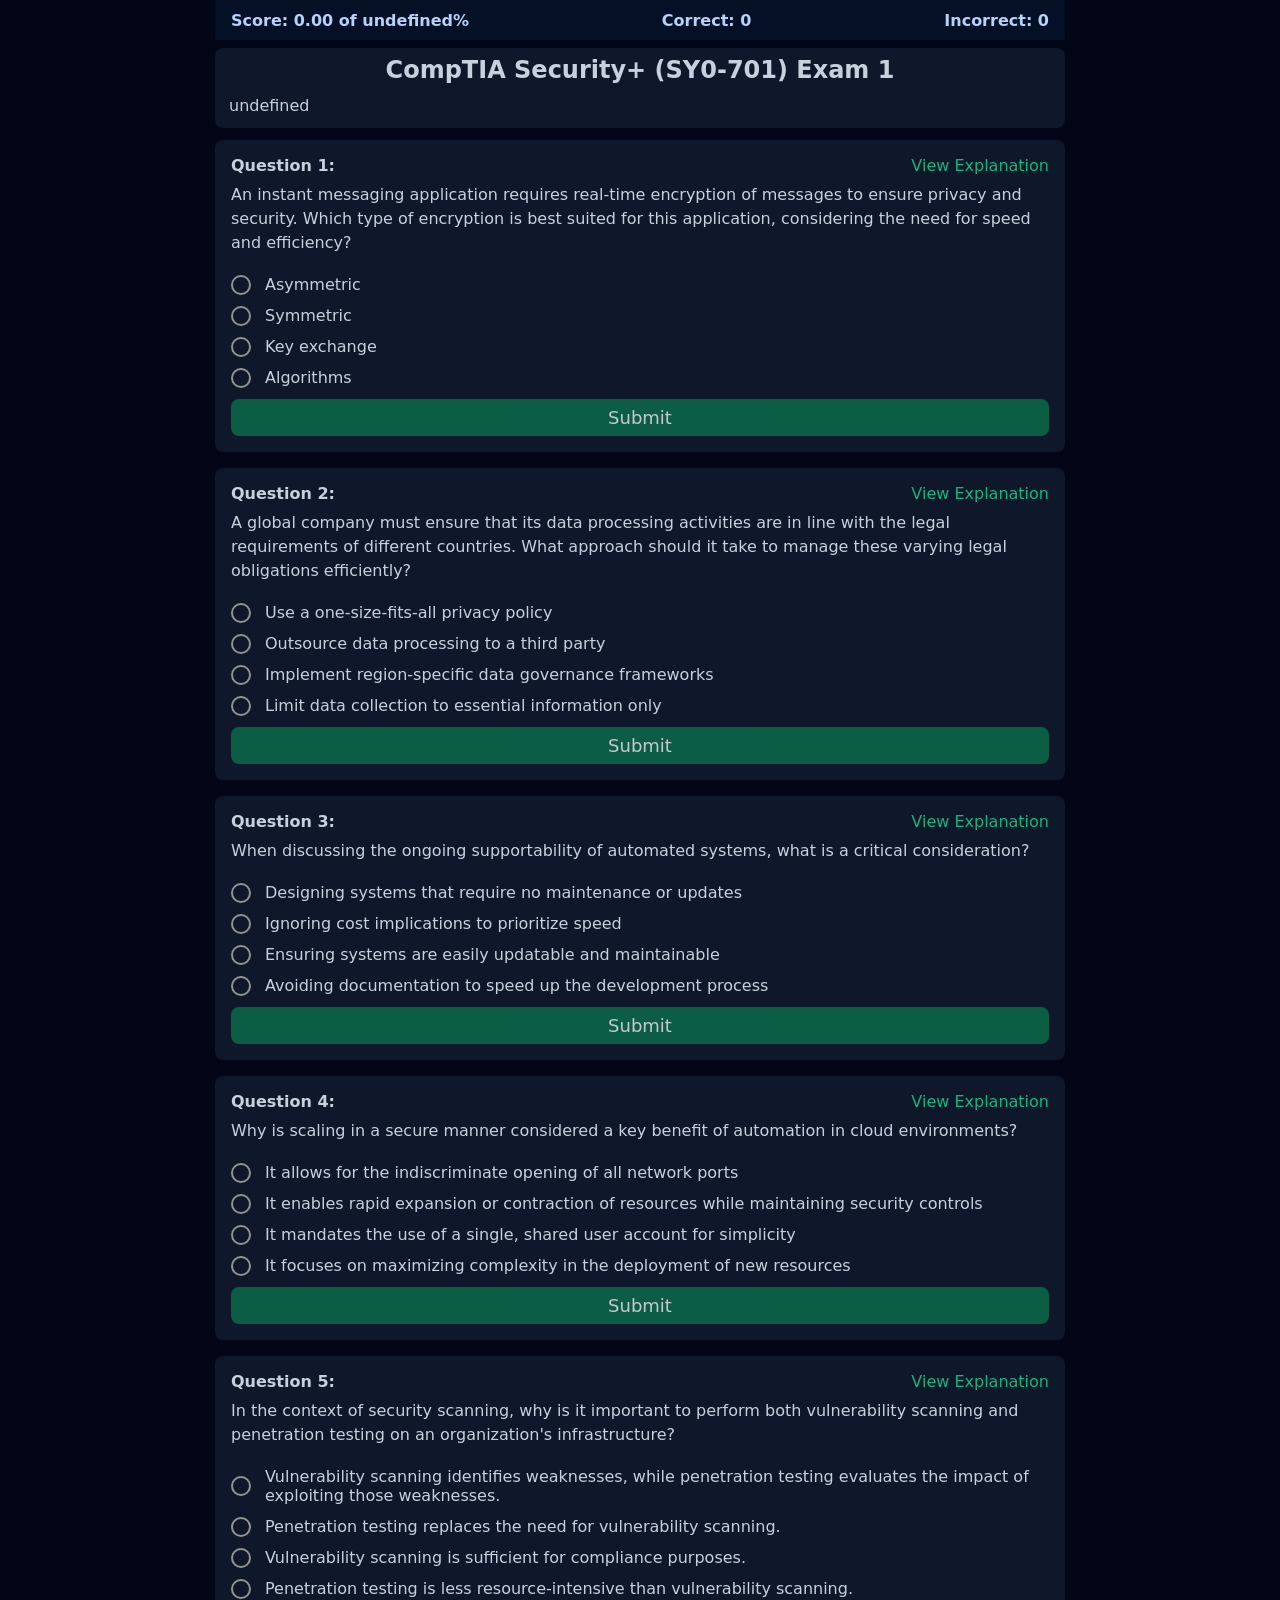
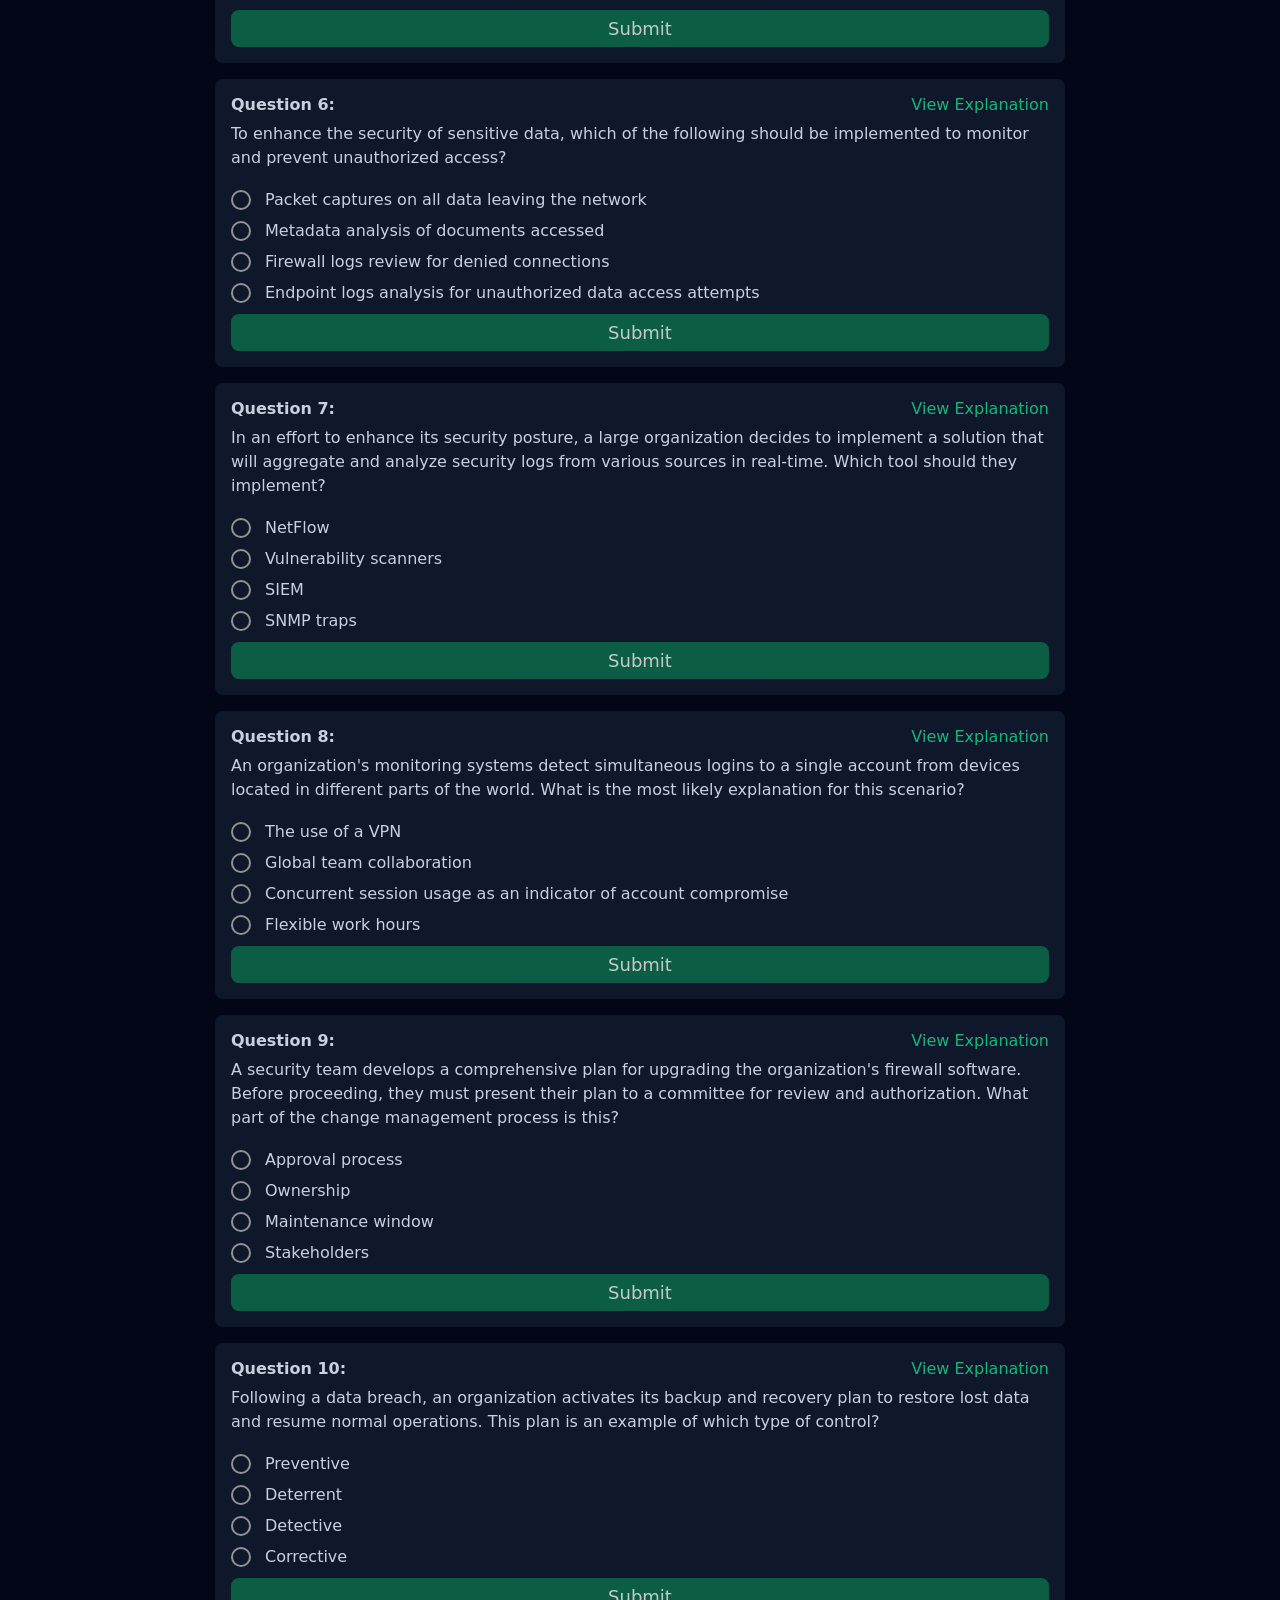
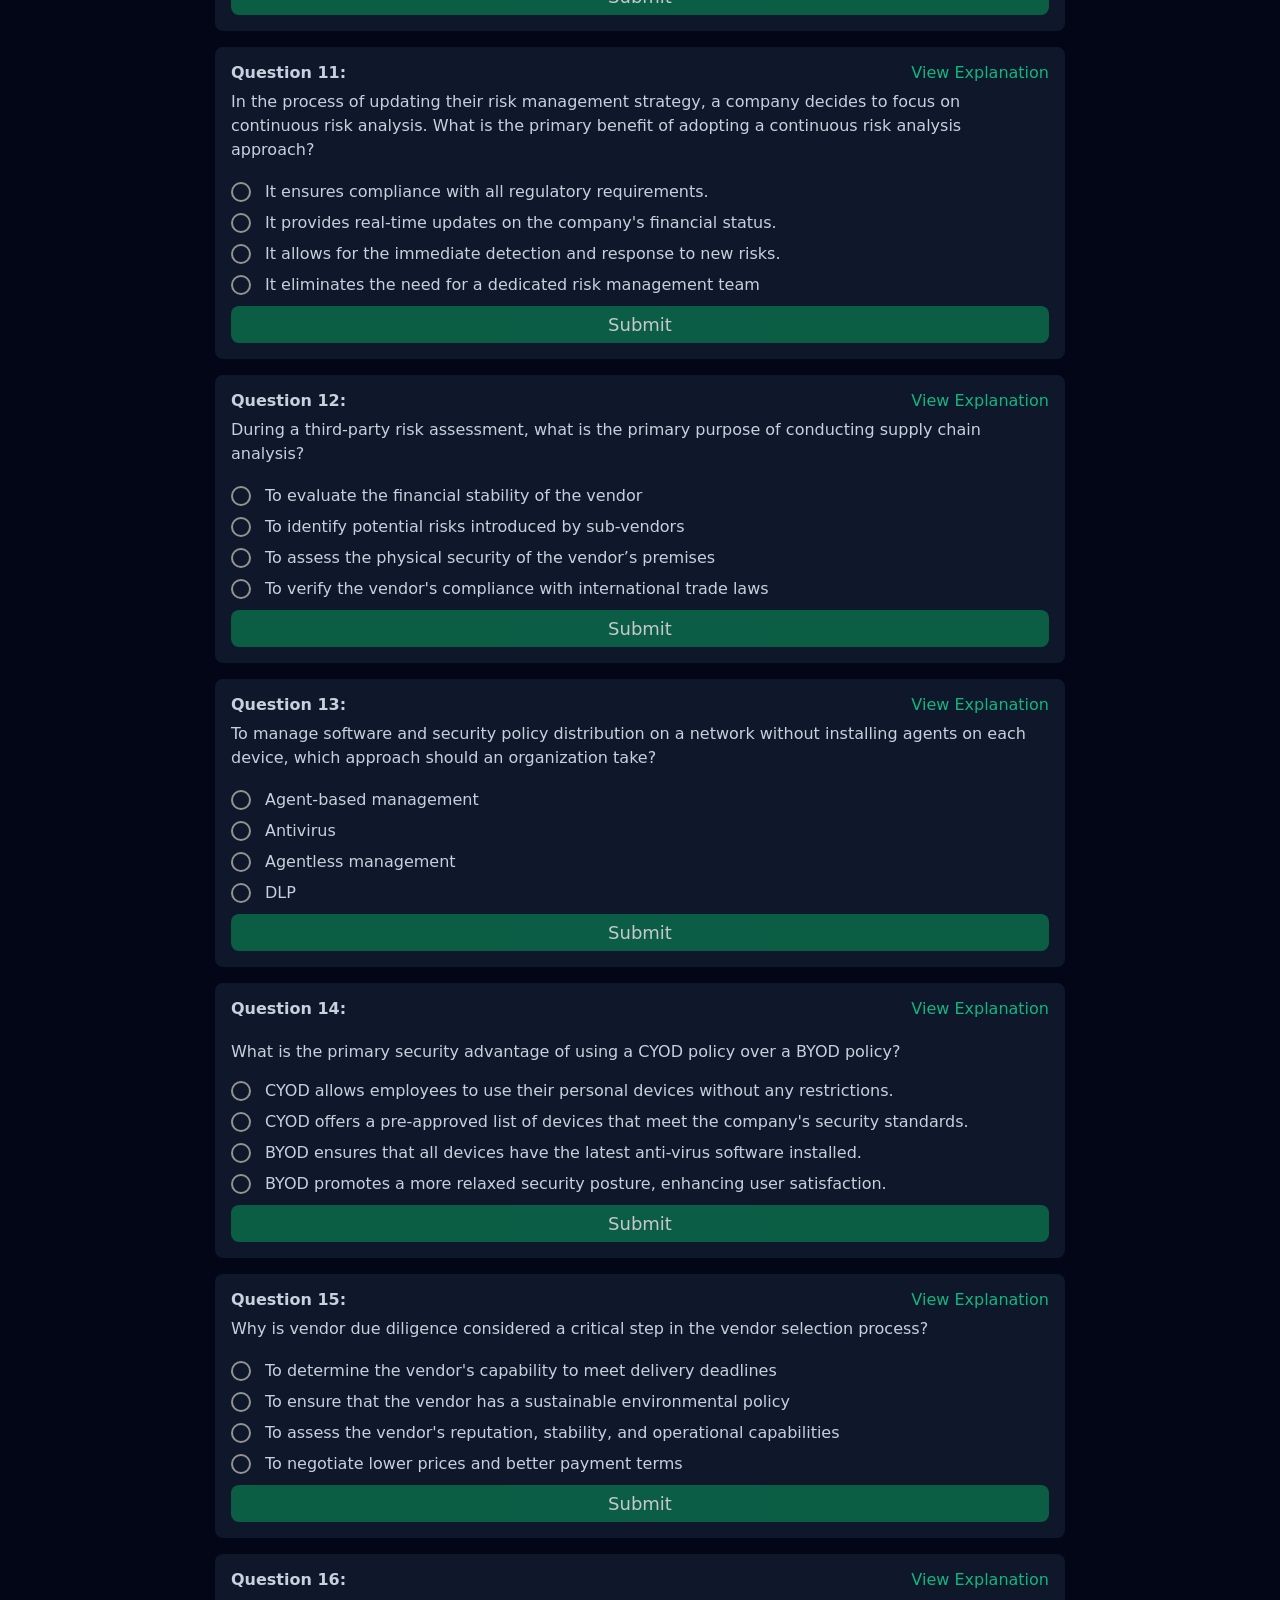
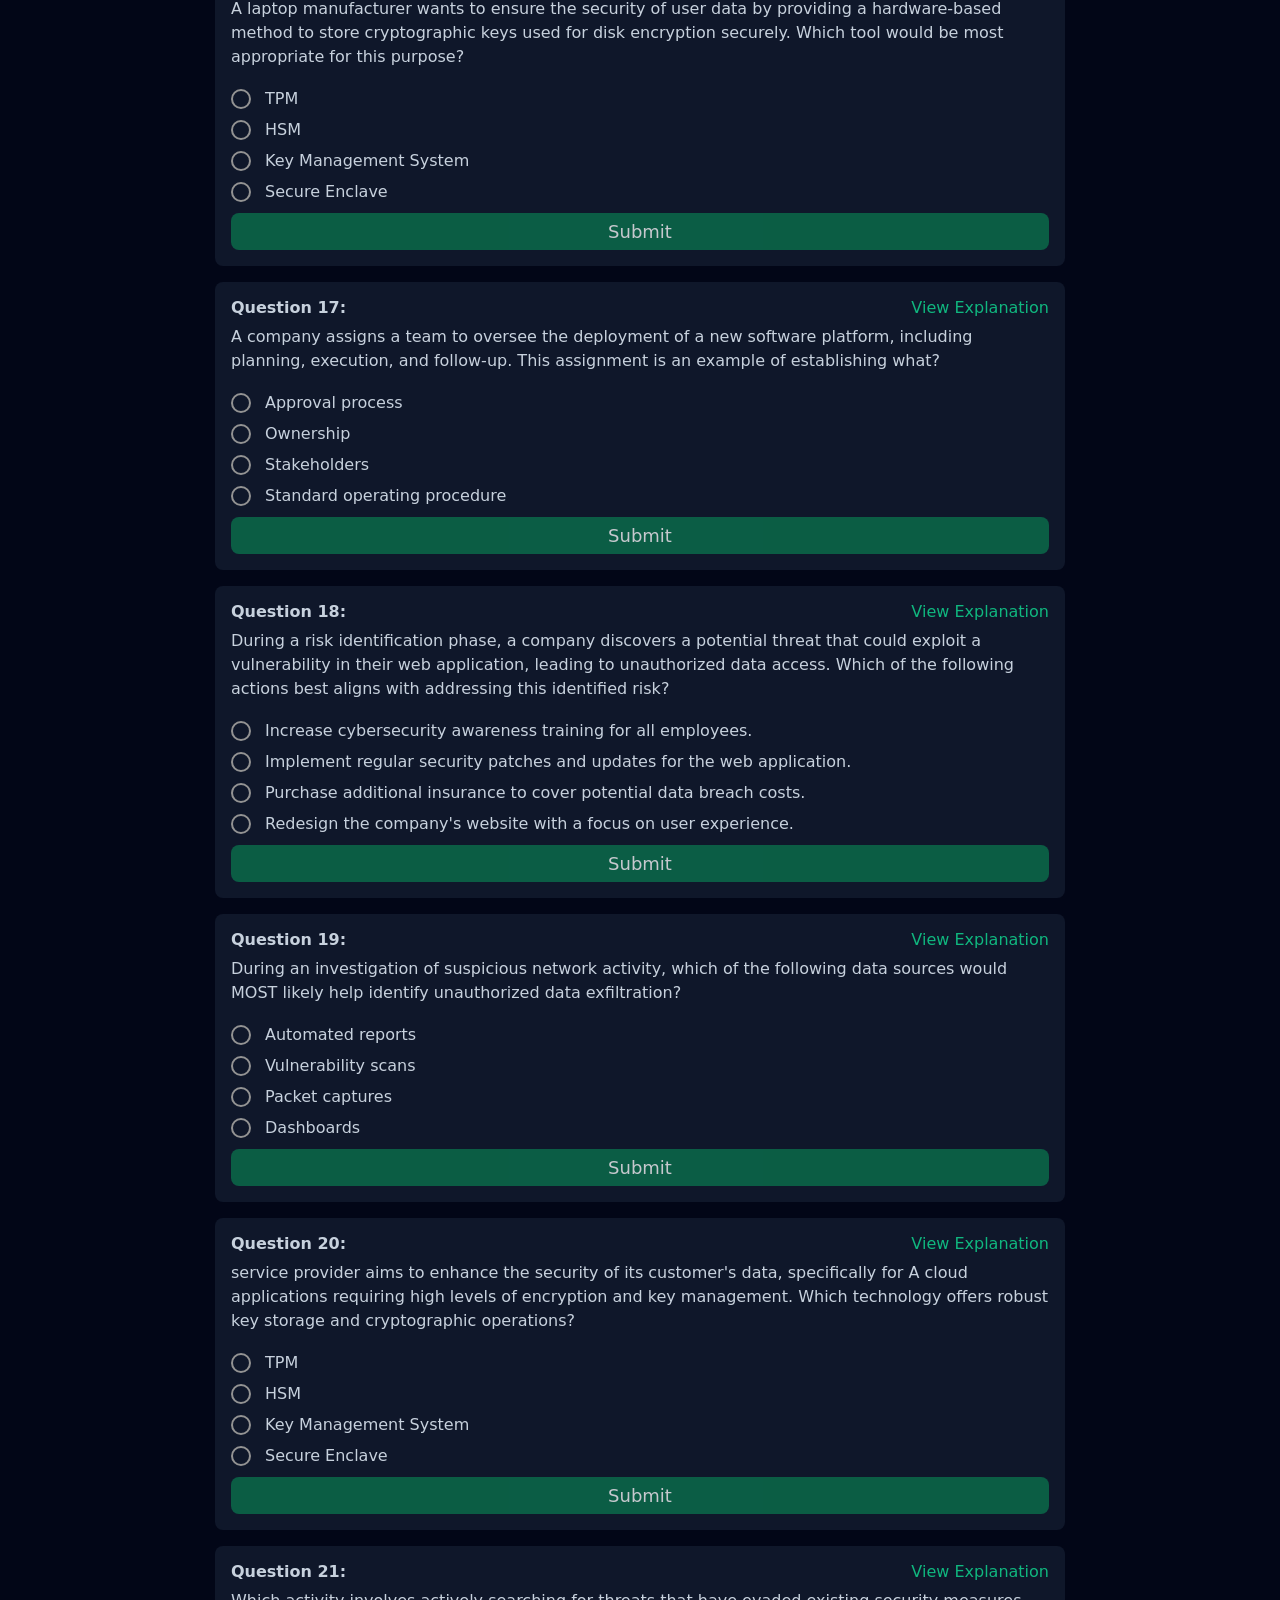
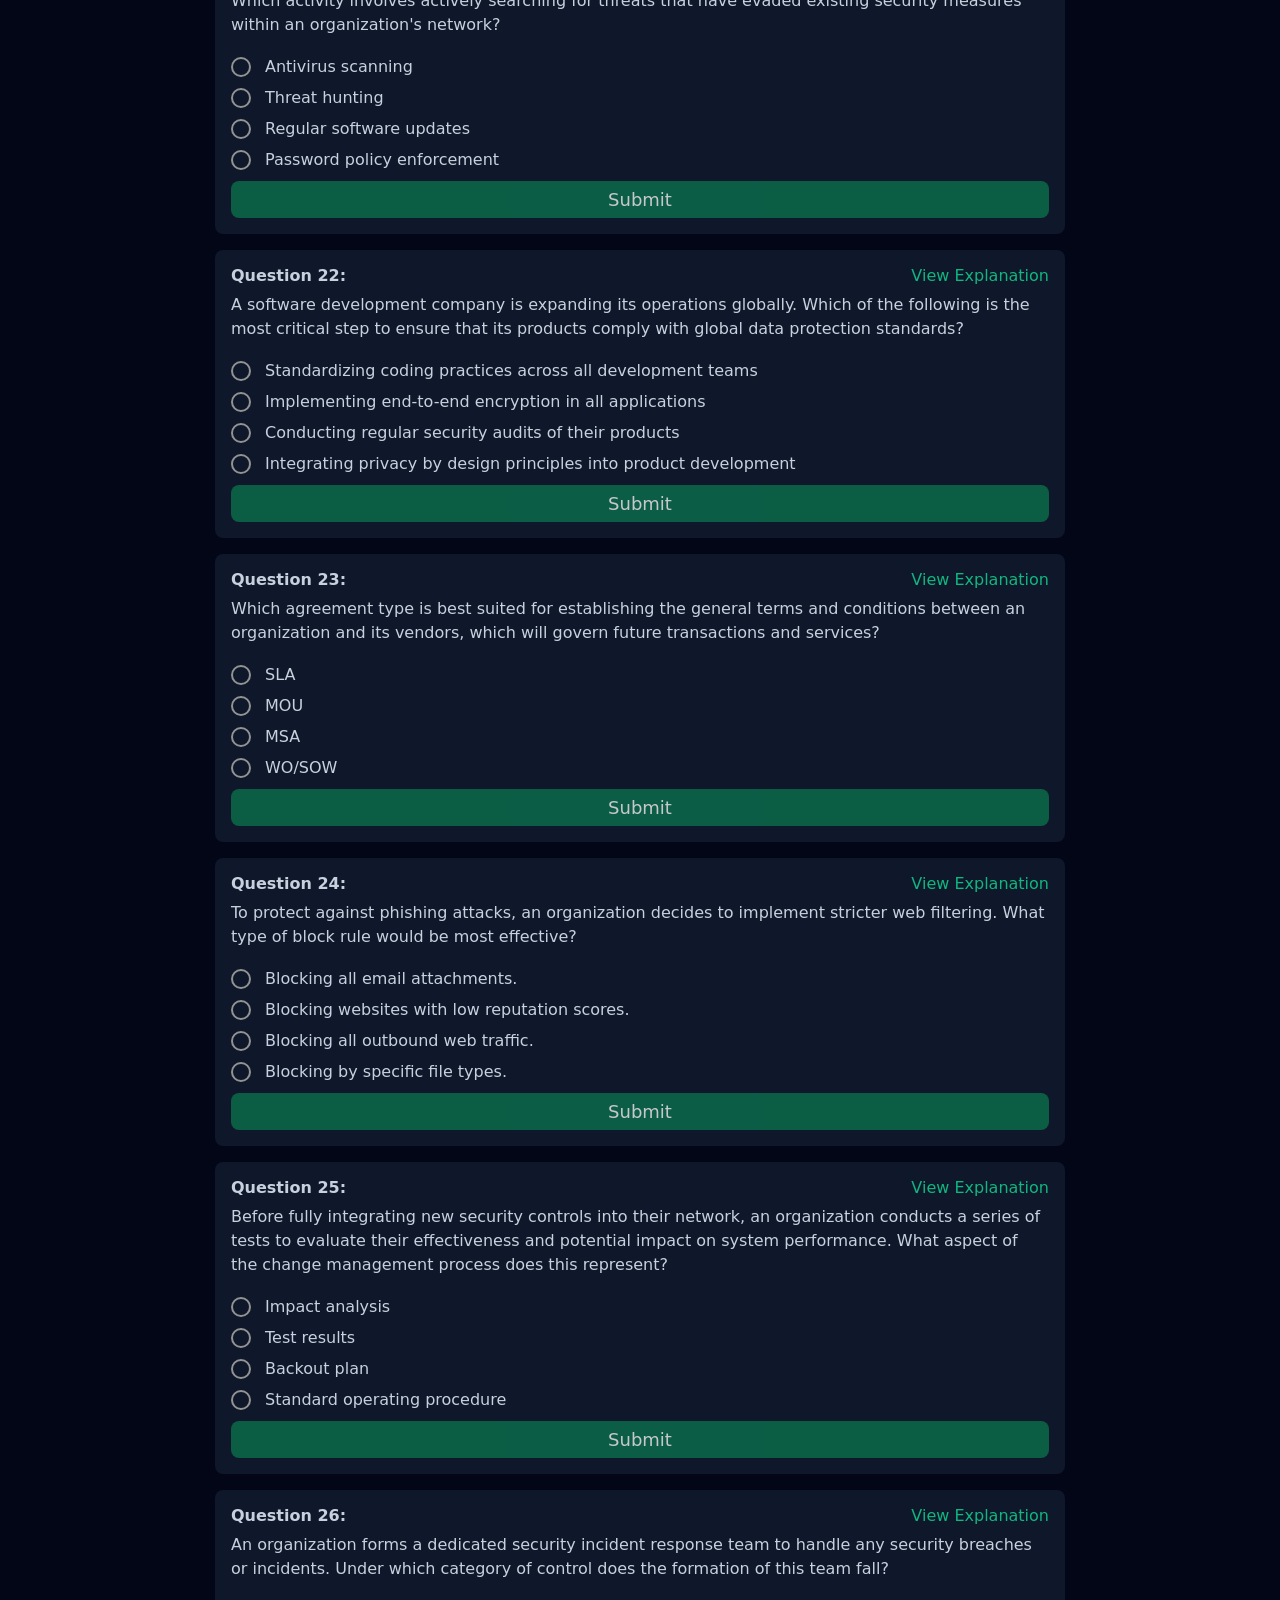
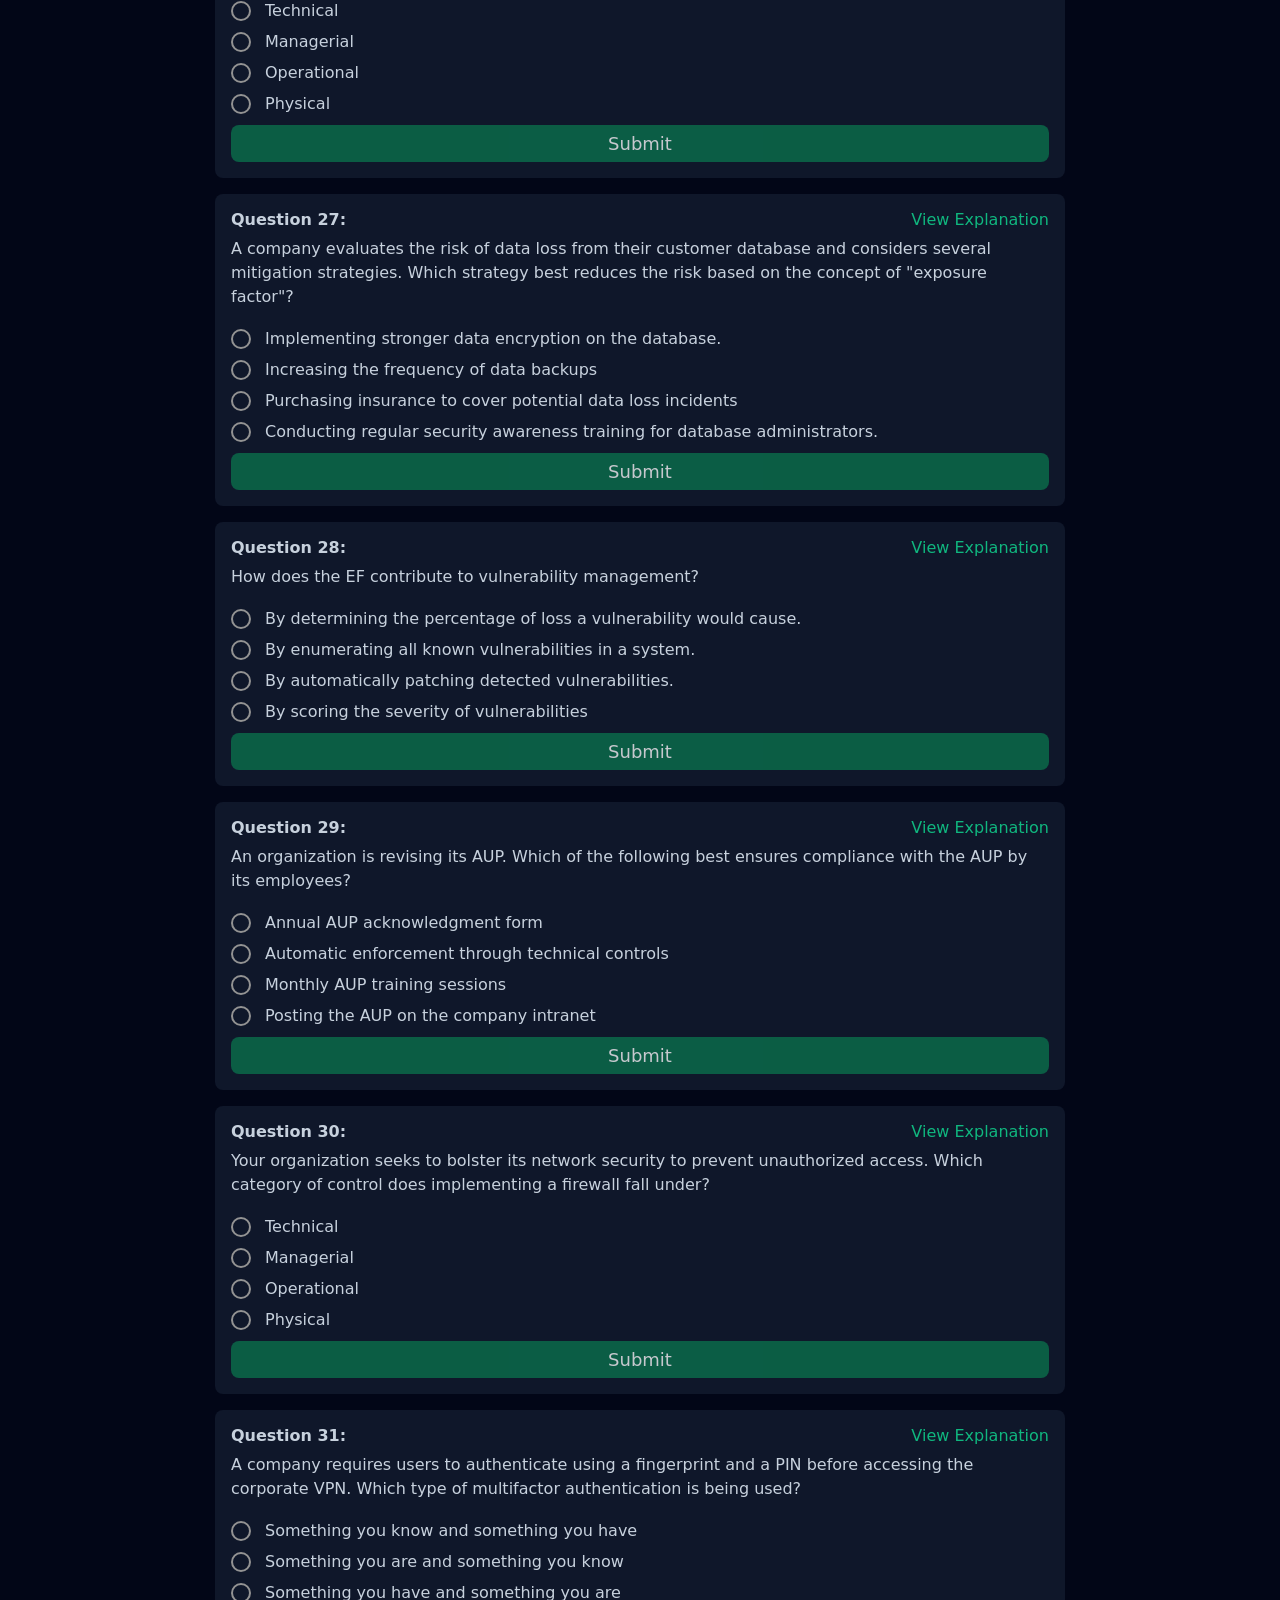
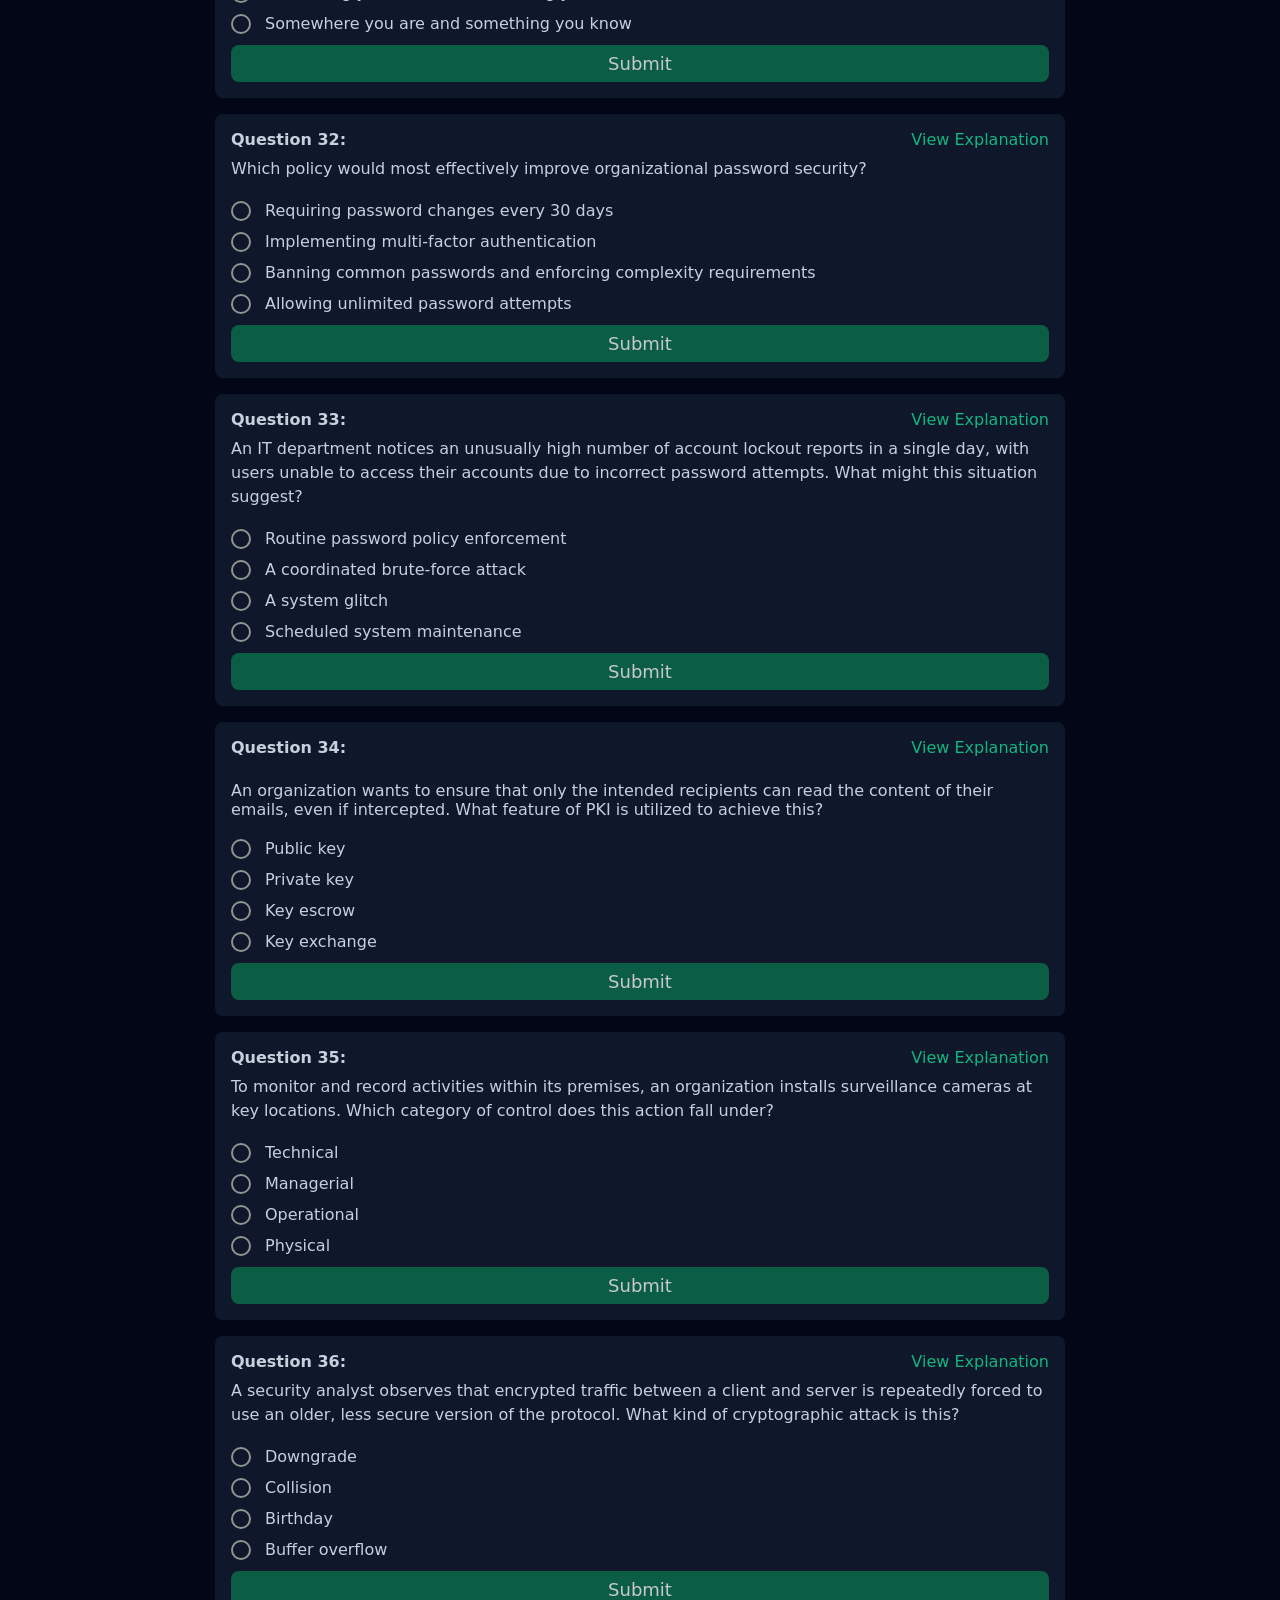
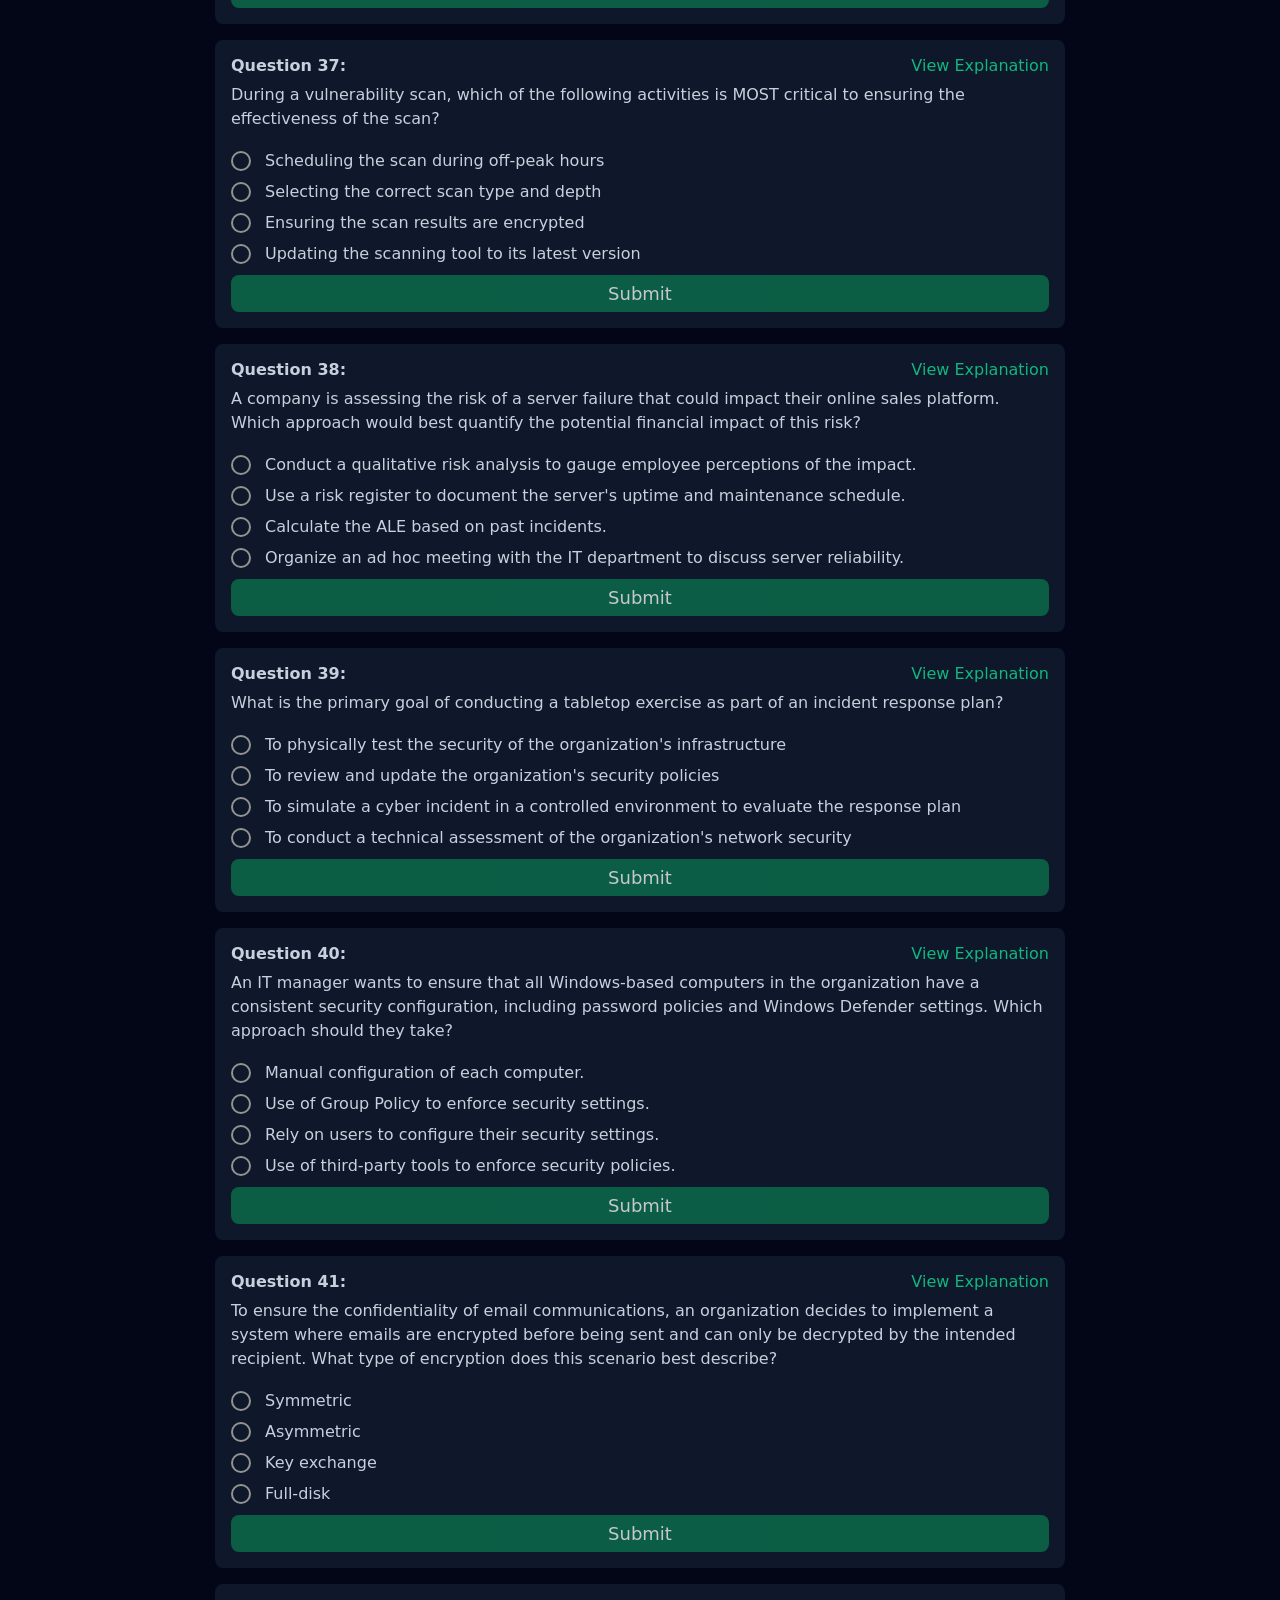
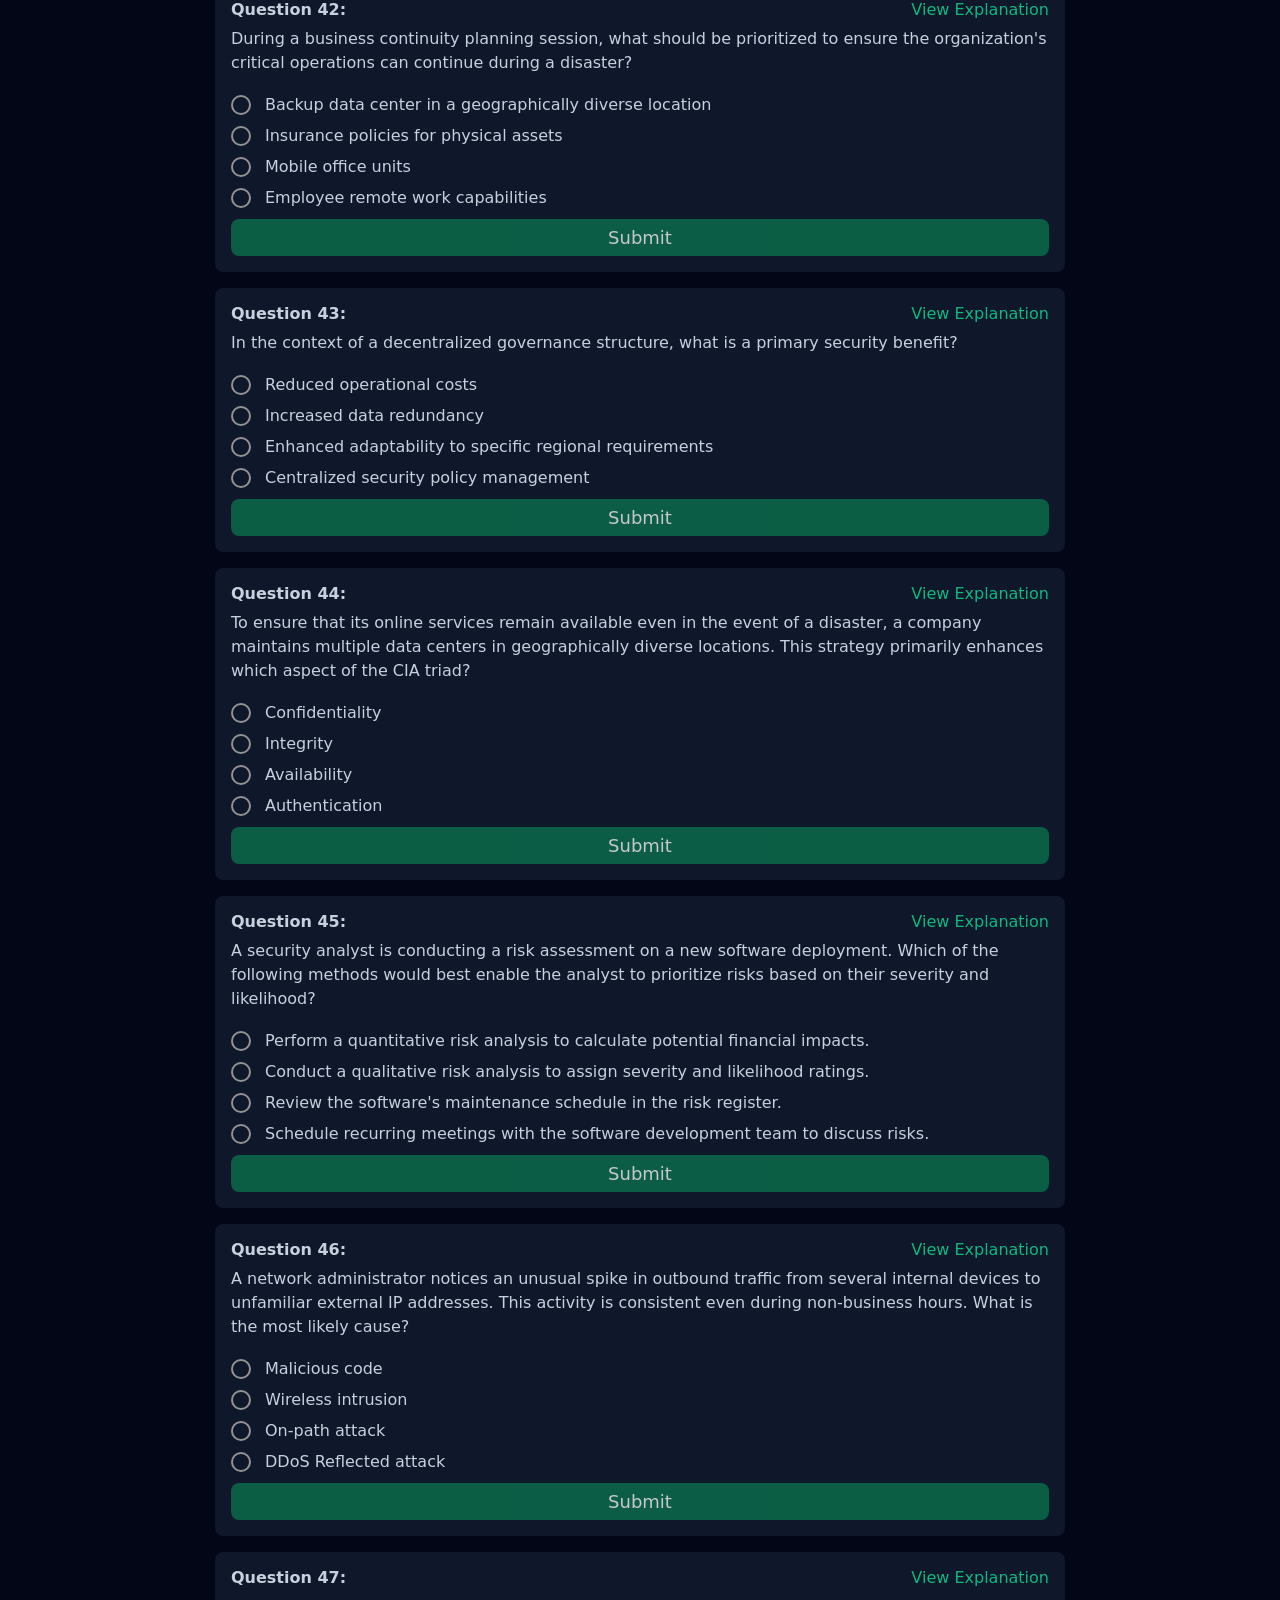
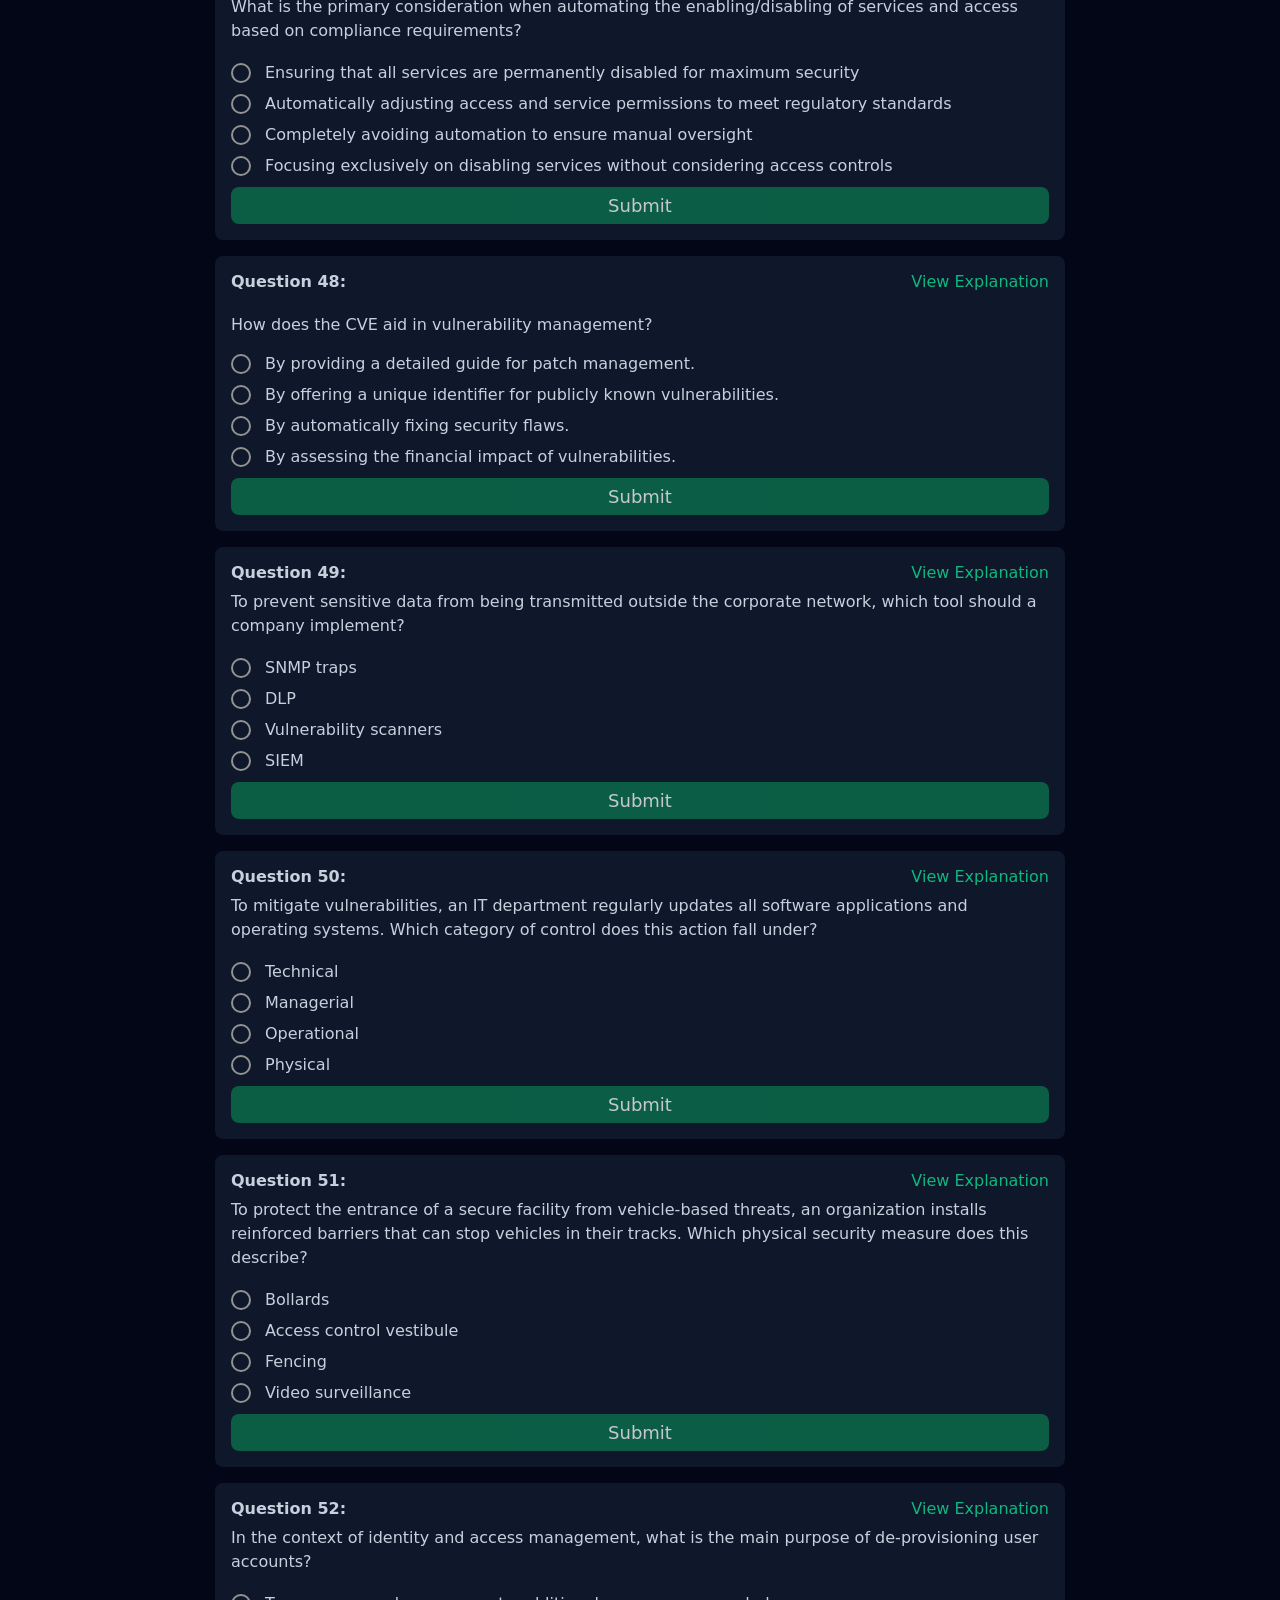
<file: Practice-test-01/1.1 CompTIA Security+ (SY0-701) Exam 1.html>
<!DOCTYPE html>
<html lang="en">
  <head>
    <meta charset="UTF-8" />
    <meta http-equiv="X-UA-Compatible" content="IE=edge" />
    <meta name="viewport" content="width=device-width, initial-scale=1.0" />
    <title>Quiz</title>
    <style>
      * {
        font-family: system-ui, -apple-system, BlinkMacSystemFont, 'Segoe UI', Roboto, Oxygen, Ubuntu,
          Cantarell, 'Open Sans', 'Helvetica Neue', sans-serif;
        margin: 0;
        padding: 0;
        box-sizing: border-box;
        font-size: 16px;
      }

      main {
        padding-top: 48px;
      }

      :root {
        --large-device-width: 850px;
        --primary-color: #0f172a;
        --secondary-color: #020617;
        --primary-text-color: #c7d1dd;
        --secondary-text-color: #061602;
        --success-background: hsl(159, 82%, 24%);
        --success-foreground: hsl(164, 86%, 16%);
        --success: hsl(160, 84%, 39%);
        --danger: #ef4444;
        --warning: #f59e0b;
        --info-background: hsl(218, 81%, 8%);
        --info-foreground: hsl(217, 91%, 85%);
        --border-color: #d1d7dc;
        --check-box-size: 20px;
        /* control the size */
        --check-box-color: var(--info-foreground);
        /* the active color */
      }

      body {
        position: relative;
        background-color: #020617;
        color: var(--primary-text-color);
      }

      #score-stats-container {
        position: fixed;
        z-index: 10;
        top: 0;
        height: 40px;
        width: 100%;
        background-color: var(--info-background);

        padding: 0px 16px;
        color: var(--info-foreground);
        font-weight: 600;
        display: flex;
        align-items: center;
        justify-content: space-between;
      }

      #quiz-container {
        border-radius: 8px;
        display: flex;
        gap: 16px;
        flex-direction: column;
      }

      input[type='radio'] {
        height: var(--check-box-size);
        aspect-ratio: 1;
        border: calc(var(--check-box-size) / 8) solid #939393;
        padding: calc(var(--check-box-size) / 8);
        background: radial-gradient(farthest-side, var(--check-box-color) 94%, #0000) 50%/0 0 no-repeat
          content-box;
        border-radius: 50%;
        outline-offset: calc(var(--check-box-size) / 10);
        -webkit-appearance: none;
        -moz-appearance: none;
        appearance: none;
        cursor: pointer;
        font-size: inherit;
        transition: 0.3s;
      }

      input[type='radio']:checked {
        border-color: var(--check-box-color);
        background-size: 100% 100%;
      }

      input[type='radio']:disabled {
        background: linear-gradient(#939393 0 0) 50%/100% 20% no-repeat content-box;
        opacity: 0.5;
        cursor: not-allowed;
      }

      label {
        /* display: inline-flex; */
        align-items: center;
        gap: 10px;
        cursor: pointer;
        padding: 4px 6px;
        border-radius: 4px;
      }

      @media (max-width: 767px) {
        input[type='radio'],
        label {
          cursor: default;
        }

        #quiz-container {
          margin-left: 8px;
          margin-right: 8px;
        }
      }

      /* PC (Desktop devices) */
      @media (min-width: 768px) {
        body {
          display: flex;
          justify-content: center;
        }

        main {
          max-width: var(--large-device-width);
        }

        #score-stats-container {
          max-width: var(--large-device-width);
        }

        dialog {
          max-width: var(--large-device-width);
        }
      }

      @media print {
        input[type='radio'] {
          background: none !important;
          border-color: #939393 !important;
        }

        input[type='radio']:checked {
          border-color: #939393 !important;
        }
      }

      .question-lable {
        display: flex;
        align-items: center;
        gap: 8px;
      }

      button {
        -webkit-tap-highlight-color: transparent;
        -webkit-touch-callout: none;
        -webkit-user-select: none;
        user-select: none;
        outline: none;
        position: relative;
        overflow: hidden;
        cursor: pointer;
      }

      .button {
        background-color: var(--success-background);
        border: none;
        color: #f4f5f7;
        opacity: 0.8;
        font-size: 18px;
        flex-grow: 1;
        padding: 8px 16px;
        border-radius: 8px;
      }

      .button:hover {
        opacity: 1;
      }

      .explanation-btn {
        border: none;
        color: var(--success);
        background-color: transparent;
      }

      #submit-button:active::after {
        background-color: #ef4444;
      }

      .single-question-container {
        background-color: var(--primary-color);
        display: flex;
        flex-direction: column;
        gap: 8px;
        padding: 16px;
        border-radius: 8px;
      }

      #modal-content {
        padding: 16px;
        line-height: 24px;
      }

      dialog::backdrop {
        background: rgba(0, 0, 0, 0.5);
      }

      dialog {
        position: fixed;
        border: 1px solid var(--border-color);
        background-color: var(--primary-color);
        color: rgb(240, 241, 248);
        padding: 16px;
        border-radius: 8px;
        width: 80vw;
        max-height: 80vh;
        overflow: auto;
        top: 50%;
        left: 50%;
        -webkit-transform: translateX(-50%) translateY(-50%);
        -moz-transform: translateX(-50%) translateY(-50%);
        -ms-transform: translateX(-50%) translateY(-50%);
        transform: translateX(-50%) translateY(-50%);
      }

      #close-modal-btn {
        position: absolute;
        top: 4px;
        right: 4px;
        padding: 2px 8px;
        border-radius: 2px;
        border: none;
        background-color: var(--danger);
      }

      .correct-answer label {
        border: 2px solid var(--success);
        width: 100%;
      }

      .incorrect-answer label {
        border: 2px solid var(--danger);
        width: 100%;
      }

      .options-container {
        display: flex;
        flex-direction: column;
        gap: 4px;
      }

      #quiz-meta-container {
        border-radius: 8px;
        background-color: var(--primary-color);
        margin-bottom: 12px;
        padding: 8px;
      }

      #quiz-title {
        text-align: center;
        font-size: 24px;
        margin-bottom: 8px;
      }

      #quiz-description {
        line-height: 1.5;
        padding: 2px 6px;
      }
      img {
        width: 100%;
      }
    </style>
  </head>

  <body onload="main()">
    <main>
      <section id="quiz-meta-container">
        <h1 id="quiz-title"></h1>
        <p id="quiz-description"></p>
      </section>
      <section id="score-stats-container">
        <div id="score-card">
          Score: <span id="current-score">999</span> of
          <span id="pass-percent">999%</span>
        </div>
        <div>Correct: <span id="correct-answers">999</span></div>
        <div>Incorrect: <span id="wrong-answers">999</span></div>
      </section>

      <section id="quiz-container"></section>

      <dialog id="modal" class="modal-container">
        <div id="modal-content">
          <p id="modal-text"></p>
        </div>
      </dialog>
    </main>

    <script>
      const quizData = {"quiz_id":6182244,"quiz_title":"CompTIA Security+ (SY0-701) Exam 1","questions":[{"_class":"assessment","id":82837112,"assessment_type":"multiple-choice","prompt":{"question":"Your organization seeks to bolster its network security to prevent unauthorized access. Which category of control does implementing a firewall fall under?","answers":["Technical","Managerial","Operational","Physical"],"explanation":"Implementing firewalls primarily serves as a technical control. This is because firewalls are hardware or software-based systems designed to filter incoming and outgoing network traffic based on a set of security rules, directly interacting with data and the technology infrastructure. Unlike managerial controls, which focus on policies and procedures, or operational controls, which involve day-to-day procedures and security practices, technical controls are specifically concerned with technology solutions to enforce security policies. Physical controls, on the other hand, deal with tangible security measures like locks and security guards, which do not apply to network traffic management."},"correct_response":["a"],"section":"","question_plain":"Your organization seeks to bolster its network security to prevent unauthorized access. Which category of control does implementing a firewall fall under?","related_lectures":[]},{"_class":"assessment","id":82837114,"assessment_type":"multiple-choice","prompt":{"question":"To mitigate vulnerabilities, an IT department regularly updates all software applications and operating systems. Which category of control does this action fall under?","answers":["Technical","Managerial","Operational","Physical"],"explanation":"Regularly updating software applications and operating systems is an example of operational control. Operational controls are the procedures and actions that employees undertake to implement the policies and procedures set forth by managerial controls. This includes the maintenance of IT systems, such as applying patches and updates to software to address vulnerabilities. While technical controls might involve the specific tools and technologies for security, and managerial controls focus on the policies guiding these actions, operational controls are about the day-to-day execution of these policies and the use of technology to maintain security."},"correct_response":["c"],"section":"","question_plain":"To mitigate vulnerabilities, an IT department regularly updates all software applications and operating systems. Which category of control does this action fall under?","related_lectures":[]},{"_class":"assessment","id":82837116,"assessment_type":"multiple-choice","prompt":{"question":"An organization forms a dedicated security incident response team to handle any security breaches or incidents. Under which category of control does the formation of this team fall?","relatedLectureIds":[],"links":[],"feedbacks":["","","",""],"explanation":"The formation of a dedicated security incident response team is an operational control. Operational controls are about the procedures and actions taken by the organization to implement its security policies and respond to incidents. Having a dedicated team ensures that there are specific procedures and resources in place to address and manage security incidents effectively. Unlike managerial controls, which involve the creation of policies and strategies, or technical controls, which use technology to secure the organization&#x27;s assets, operational controls are the execution of these policies through specific actions and procedures.","answers":["Technical","Managerial","Operational","Physical"]},"correct_response":["c"],"section":"","question_plain":"An organization forms a dedicated security incident response team to handle any security breaches or incidents. Under which category of control does the formation of this team fall?","related_lectures":[]},{"_class":"assessment","id":82837118,"assessment_type":"multiple-choice","prompt":{"question":"A healthcare organization implements end-to-end encryption for all emails containing patient information to prevent unauthorized access during transmission. This initiative primarily enhances which aspect of the CIA triad?","answers":[" Confidentiality","Integrity","Availability","Non-repudiation"],"explanation":"End-to-end encryption for emails primarily enhances confidentiality within the CIA triad. Confidentiality is about protecting information from unauthorized access to ensure that it is accessible only to those with proper authorization. By encrypting emails, the healthcare organization ensures that patient information remains confidential during transmission, preventing unauthorized individuals from accessing sensitive data. This measure directly targets the protection of information privacy, distinguishing it from integrity, which ensures data is accurate and unchanged, availability, which ensures information is accessible when needed, and non-repudiation, which prevents denial of involvement in a communication."},"correct_response":["a"],"section":"","question_plain":"A healthcare organization implements end-to-end encryption for all emails containing patient information to prevent unauthorized access during transmission. This initiative primarily enhances which aspect of the CIA triad?","related_lectures":[]},{"_class":"assessment","id":82837120,"assessment_type":"multiple-choice","prompt":{"question":"To ensure that its online services remain available even in the event of a disaster, a company maintains multiple data centers in geographically diverse locations. This strategy primarily enhances which aspect of the CIA triad?","answers":["Confidentiality"," Integrity","Availability","Authentication"],"explanation":"Maintaining redundant data centers in geographically diverse locations primarily enhances the availability aspect of the CIA triad. Availability ensures that information and resources are accessible to authorized users whenever needed. By having multiple data centers, the company can guarantee that even if one location is affected by a disaster, the other locations can continue to provide uninterrupted service, thereby ensuring that data and services remain available to users. This focus on uninterrupted access distinguishes availability from confidentiality, which is about preventing unauthorized access, integrity, which ensures data accuracy, and authentication, which verifies user identities."},"correct_response":["c"],"section":"","question_plain":"To ensure that its online services remain available even in the event of a disaster, a company maintains multiple data centers in geographically diverse locations. This strategy primarily enhances which aspect of the CIA triad?","related_lectures":[]},{"_class":"assessment","id":82837122,"assessment_type":"multiple-choice","prompt":{"question":"A company assigns a team to oversee the deployment of a new software platform, including planning, execution, and follow-up. This assignment is an example of establishing what?","answers":["Approval process"," Ownership","Stakeholders","Standard operating procedure"],"explanation":"Assigning a team to oversee the deployment of a new software platform exemplifies establishing ownership within the change management process. Ownership involves delegating responsibility for specific tasks or projects, ensuring there is a clear point of accountability for planning, execution, and follow-up. This ensures that the change is managed effectively and aligns with the organization&#x27;s security policies and business objectives. Ownership is more specific than defining an approval process or identifying stakeholders because it directly assigns responsibility for the successful implementation of the change."},"correct_response":["b"],"section":"","question_plain":"A company assigns a team to oversee the deployment of a new software platform, including planning, execution, and follow-up. This assignment is an example of establishing what?","related_lectures":[]},{"_class":"assessment","id":82837124,"assessment_type":"multiple-choice","prompt":{"question":"A security team develops a comprehensive plan for upgrading the organization&#x27;s firewall software. Before proceeding, they must present their plan to a committee for review and authorization. What part of the change management process is this?","answers":["Approval process","Ownership","Maintenance window","Stakeholders"],"explanation":"Presenting a comprehensive plan for upgrading firewall software to a committee for review and authorization is an example of the approval process within change management. The approval process is a critical step where plans for changes are evaluated by relevant authorities or committees to ensure they align with the organization&#x27;s objectives, security policies, and risk management strategies. This process ensures that all significant changes are scrutinized and approved before implementation, differentiating it from determining ownership, scheduling maintenance windows, or identifying stakeholders."},"correct_response":["a"],"section":"","question_plain":"A security team develops a comprehensive plan for upgrading the organization&#x27;s firewall software. Before proceeding, they must present their plan to a committee for review and authorization. What part of the change management process is this?","related_lectures":[]},{"_class":"assessment","id":82837126,"assessment_type":"multiple-choice","prompt":{"question":"To ensure the confidentiality of email communications, an organization decides to implement a system where emails are encrypted before being sent and can only be decrypted by the intended recipient. What type of encryption does this scenario best describe?","answers":[" Symmetric","Asymmetric","Key exchange","Full-disk"],"explanation":"Asymmetric encryption is best suited for this scenario because it uses a pair of keys for encryption and decryption: a public key to encrypt data and a private key to decrypt it. This method ensures that only the intended recipient, who possesses the corresponding private key, can decrypt the email, maintaining confidentiality. Symmetric encryption, involving a single key for both encryption and decryption, wouldn&#x27;t easily facilitate secure key distribution among multiple parties. Key exchange is a method for securely sharing encryption keys, not an encryption type per se. Full-disk encryption is used to encrypt entire disks, not individual email communications."},"correct_response":["b"],"section":"","question_plain":"To ensure the confidentiality of email communications, an organization decides to implement a system where emails are encrypted before being sent and can only be decrypted by the intended recipient. What type of encryption does this scenario best describe?","related_lectures":[]},{"_class":"assessment","id":82837128,"assessment_type":"multiple-choice","prompt":{"question":"A government agency requires a method to recover encrypted data in case the original key is lost or the key holder is unavailable. What practice allows for the secure storage and retrieval of cryptographic keys for this purpose?","answers":["Public key","Private key","Key escrow","Key exchange"],"explanation":"Key escrow is the practice of storing cryptographic keys securely with a trusted third party, allowing for the recovery of encrypted data if the original key is lost or the key holder is unavailable. This ensures that critical information can be accessed when necessary, while maintaining the security and integrity of the encryption scheme. Unlike public or private keys, which are components of encryption mechanisms, or key exchange, which involves the secure sharing of keys, key escrow specifically addresses the secure storage and retrieval of keys for data recovery purposes."},"correct_response":["c"],"section":"","question_plain":"A government agency requires a method to recover encrypted data in case the original key is lost or the key holder is unavailable. What practice allows for the secure storage and retrieval of cryptographic keys for this purpose?","related_lectures":[]},{"_class":"assessment","id":82837130,"assessment_type":"multiple-choice","prompt":{"question":"A laptop manufacturer wants to ensure the security of user data by providing a hardware-based method to store cryptographic keys used for disk encryption securely. Which tool would be most appropriate for this purpose?","relatedLectureIds":[],"links":[],"feedbacks":["","","",""],"explanation":"A Trusted Platform Module (TPM) is the most suitable tool for securely storing cryptographic keys used for disk encryption on laptops. TPMs are specialized, secure cryptoprocessors designed to secure hardware through integrated cryptographic keys. Their primary purpose is to protect information on devices by providing hardware-based, security-related functions, including generating, storing, and limiting the use of cryptographic keys. Unlike HSMs, which are typically used in data centers and enterprise environments for managing keys at a larger scale, TPMs are ideal for individual devices. A Key Management System manages digital keys but lacks the hardware-specific security features of TPMs, and Secure Enclaves, while similar, are more commonly associated with mobile devices and specific to manufacturer implementations.","answers":["<p>TPM</p>","<p>HSM</p>","Key Management System","Secure Enclave"]},"correct_response":["a"],"section":"","question_plain":"A laptop manufacturer wants to ensure the security of user data by providing a hardware-based method to store cryptographic keys used for disk encryption securely. Which tool would be most appropriate for this purpose?","related_lectures":[]},{"_class":"assessment","id":82837132,"assessment_type":"multiple-choice","prompt":{"question":"Activists deface a government website to protest against a new policy, replacing the homepage with their message. This type of cyber attack is most aligned with what motivation?","answers":["Philosophical/political beliefs","Revenge","Disruption/chaos","Ethical"],"explanation":"Defacing a website to protest a policy is motivated by philosophical or political beliefs, where the activists aim to express their disagreement with the government&#x27;s actions and promote their viewpoint. This motivation is distinct from revenge, which seeks retribution, disruption or chaos, which aims to cause disorder without a specific ideological message, and ethical motivations, which are driven by moral standards."},"correct_response":["a"],"section":"","question_plain":"Activists deface a government website to protest against a new policy, replacing the homepage with their message. This type of cyber attack is most aligned with what motivation?","related_lectures":[]},{"_class":"assessment","id":82837134,"assessment_type":"multiple-choice","prompt":{"question":"An IT administrator discovers that a server in the network is communicating with known malicious IP addresses. What is the best course of action to prevent data exfiltration?","answers":["Shutting down the server immediately","Monitoring the server for further suspicious activity.","Blocking the malicious IP addresses on the firewall.","Performing a full system backup"],"explanation":"Blocking the malicious IP addresses on the firewall is the most effective immediate action to prevent data exfiltration. This measure stops the communication with the known malicious sources, mitigating the threat without disrupting server operations or potentially losing data by shutting it down. While monitoring and backup are important, they do not directly prevent ongoing data exfiltration."},"correct_response":["c"],"section":"","question_plain":"An IT administrator discovers that a server in the network is communicating with known malicious IP addresses. What is the best course of action to prevent data exfiltration?","related_lectures":[]},{"_class":"assessment","id":82837136,"assessment_type":"multiple-choice","prompt":{"question":"During a routine audit, it&#x27;s found that a server&#x27;s virtualization software allows a user from one virtual machine to access data from another virtual machine hosted on the same physical server. This breach demonstrates which type of vulnerability? ","answers":["Resource reuse ","Virtual machine escape ","Cloud-specific ","Misconfiguration"],"explanation":"This incident is an example of a virtual machine escape vulnerability, where an attacker can break out from their own VM to interfere with the host system or other VMs. This is distinct from resource reuse, which involves improper sanitization of hardware resources between uses, cloud-specific vulnerabilities that are unique to cloud environments, or misconfigurations, which refer to incorrect system settings but not necessarily to inter-VM breaches."},"correct_response":["b"],"section":"","question_plain":"During a routine audit, it&#x27;s found that a server&#x27;s virtualization software allows a user from one virtual machine to access data from another virtual machine hosted on the same physical server. This breach demonstrates which type of vulnerability?","related_lectures":[]},{"_class":"assessment","id":82837138,"assessment_type":"multiple-choice","prompt":{"question":"A forensic analyst is investigating a compromised system and finds a program that is designed to give an attacker unauthorized root access to the system while hiding its presence. What type of malicious software does this describe?","answers":["Trojan","Rootkit","Logic bomb","Virus"],"explanation":"Rootkits are designed to provide unauthorized root or administrative access to a system while concealing their existence from users and security tools. This makes them particularly dangerous as they can enable persistent, undetected access to the system. Unlike Trojans, which might not conceal their presence, logic bombs, which are triggered by specific events, or viruses, which primarily replicate, rootkits specifically aim to maintain hidden access."},"correct_response":["b"],"section":"","question_plain":"A forensic analyst is investigating a compromised system and finds a program that is designed to give an attacker unauthorized root access to the system while hiding its presence. What type of malicious software does this describe?","related_lectures":[]},{"_class":"assessment","id":82837140,"assessment_type":"multiple-choice","prompt":{"question":"A network administrator notices an unusual spike in outbound traffic from several internal devices to unfamiliar external IP addresses. This activity is consistent even during non-business hours. What is the most likely cause?","relatedLectureIds":[],"links":[],"feedbacks":["","","",""],"explanation":"The consistent spike in outbound traffic to unfamiliar addresses, especially during non-business hours, suggests that the internal devices may be infected with malicious code, such as a trojan or a worm, which communicates with external command-and-control servers. This scenario is not indicative of a wireless intrusion, which would involve unauthorized access to a wireless network; an on-path attack, where data is intercepted in transit; or a DDoS reflected attack, which targets external entities.","answers":["Malicious code","<p>Wireless intrusion</p>","On-path attack","DDoS Reflected attack"]},"correct_response":["a"],"section":"","question_plain":"A network administrator notices an unusual spike in outbound traffic from several internal devices to unfamiliar external IP addresses. This activity is consistent even during non-business hours. What is the most likely cause?","related_lectures":[]},{"_class":"assessment","id":82837142,"assessment_type":"multiple-choice","prompt":{"question":"An organization&#x27;s firewall has detected an unusually high volume of ICMP echo requests coming from multiple external IP addresses directed at a single internal resource. What is this an indication of?","answers":["DDoS Amplified attack","DDoS Reflected attack","On-path attack","Credential replay attack"],"explanation":"An amplified DDoS attack involves the attacker using the amplification effect of certain protocols to generate a large volume of data to send to the target. A high volume of ICMP echo requests, also known as a ping flood, directed at a single resource from multiple locations, suggests an attempt to overwhelm the system with traffic, characteristic of an amplified DDoS attack. This is distinct from a reflected attack, which involves redirecting legitimate requests; an on-path attack, which involves data interception; and a credential replay attack, which involves unauthorized credential use."},"correct_response":["a"],"section":"","question_plain":"An organization&#x27;s firewall has detected an unusually high volume of ICMP echo requests coming from multiple external IP addresses directed at a single internal resource. What is this an indication of?","related_lectures":[]},{"_class":"assessment","id":82837144,"assessment_type":"multiple-choice","prompt":{"question":"A system administrator detects an unauthorized program that is designed to exploit software vulnerabilities to gain elevated access privileges on a network. This program is specifically designed to remain undetected and provide the attacker with persistent access. What type of program is this?","answers":["Rootkit","Trojan","Virus","Worm"],"explanation":"Rootkits are programs that enable unauthorized access to a computer system, often by exploiting software vulnerabilities, while remaining hidden from users and security software. They are designed to provide attackers with persistent, undetectable access, distinguishing them from Trojans, which disguise malicious intent, viruses that infect other programs to spread, and worms that self-replicate across networks."},"correct_response":["a"],"section":"","question_plain":"A system administrator detects an unauthorized program that is designed to exploit software vulnerabilities to gain elevated access privileges on a network. This program is specifically designed to remain undetected and provide the attacker with persistent access. What type of program is this?","related_lectures":[]},{"_class":"assessment","id":82837146,"assessment_type":"multiple-choice","prompt":{"question":"A security analyst observes that encrypted traffic between a client and server is repeatedly forced to use an older, less secure version of the protocol. What kind of cryptographic attack is this? ","answers":["Downgrade","Collision","Birthday","Buffer overflow"],"explanation":"A downgrade attack forces a system to abandon a high-security encryption standard and use an older, less secure version, making it easier to exploit vulnerabilities in the outdated protocol. This is different from collision, birthday, and buffer overflow attacks, which involve hash functions, probability theory, and memory exploitation, respectively."},"correct_response":["a"],"section":"","question_plain":"A security analyst observes that encrypted traffic between a client and server is repeatedly forced to use an older, less secure version of the protocol. What kind of cryptographic attack is this?","related_lectures":[]},{"_class":"assessment","id":82837148,"assessment_type":"multiple-choice","prompt":{"question":"A team discovers that two different files in their system, which should have had unique contents, generated the same hash output. What type of attack does this suggest might be possible? ","answers":["Collision","Downgrade","Birthday","Replay"],"explanation":"A collision attack in cryptographic systems occurs when two distinct pieces of data produce the same hash result, undermining the principle that hash functions should produce unique outputs for unique inputs. This differs from downgrade, birthday, and replay attacks, as those involve security protocol manipulation, probability theory applications, and unauthorized data retransmission, respectively."},"correct_response":["a"],"section":"","question_plain":"A team discovers that two different files in their system, which should have had unique contents, generated the same hash output. What type of attack does this suggest might be possible?","related_lectures":[]},{"_class":"assessment","id":82837150,"assessment_type":"multiple-choice","prompt":{"question":"An IT department notices an unusually high number of account lockout reports in a single day, with users unable to access their accounts due to incorrect password attempts. What might this situation suggest?","answers":["Routine password policy enforcement","A coordinated brute-force attack","A system glitch","Scheduled system maintenance"],"explanation":"An unusually high number of account lockouts due to failed password attempts likely suggests a coordinated brute-force attack. In such attacks, attackers systematically attempt a large number of passwords to gain unauthorized access. While routine enforcement, glitches, and maintenance might cause access issues, they generally do not result in multiple account lockouts from incorrect password attempts, making the brute-force attack the most plausible explanation."},"correct_response":["b"],"section":"","question_plain":"An IT department notices an unusually high number of account lockout reports in a single day, with users unable to access their accounts due to incorrect password attempts. What might this situation suggest?","related_lectures":[]},{"_class":"assessment","id":82837152,"assessment_type":"multiple-choice","prompt":{"question":"An organization&#x27;s monitoring systems detect simultaneous logins to a single account from devices located in different parts of the world. What is the most likely explanation for this scenario?","answers":["The use of a VPN","Global team collaboration","Concurrent session usage as an indicator of account compromise","Flexible work hours"],"explanation":"Detecting simultaneous logins to a single account from geographically dispersed locations is a strong indicator of concurrent session usage, which often points to account compromise. While VPN use, global collaboration, and flexible working hours might explain simultaneous logins under certain circumstances, the geographical disparity without a legitimate reason strongly suggests unauthorized access, making account security measures imperative."},"correct_response":["c"],"section":"","question_plain":"An organization&#x27;s monitoring systems detect simultaneous logins to a single account from devices located in different parts of the world. What is the most likely explanation for this scenario?","related_lectures":[]},{"_class":"assessment","id":82837154,"assessment_type":"multiple-choice","prompt":{"question":"During a cyber-attack, what approach ensures system resilience by allowing continuous operation despite some component failures?","answers":["Redundant systems ","Single point of failure ","Regular patching ","Manual monitoring"],"explanation":"Redundant systems ensure continuous operation by having backup components ready to take over in case of a failure, unlike single points of failure which can lead to complete system shutdowns. Regular patching and manual monitoring are important for security but do not directly contribute to operational continuity in the face of component failures."},"correct_response":["a"],"section":"","question_plain":"During a cyber-attack, what approach ensures system resilience by allowing continuous operation despite some component failures?","related_lectures":[]},{"_class":"assessment","id":82837156,"assessment_type":"multiple-choice","prompt":{"question":"<p>What is the primary security advantage of using a CYOD policy over a BYOD policy?</p>","relatedLectureIds":[],"links":[],"feedbacks":["","","",""],"explanation":"The primary security advantage of a CYOD policy over a BYOD policy is that CYOD provides a pre-approved list of devices that meet the company&#x27;s security and compliance standards, allowing IT to better manage and secure the devices accessing corporate resources. This reduces the risk of security vulnerabilities compared to BYOD policies, where employees might use any device with varying levels of security. The other options do not accurately represent the security advantages of CYOD; BYOD policies do not inherently ensure devices have the latest anti-virus software, and promoting a relaxed security posture can actually increase security risks.","answers":["CYOD allows employees to use their personal devices without any restrictions.","CYOD offers a pre-approved list of devices that meet the company&#x27;s security standards.","BYOD ensures that all devices have the latest anti-virus software installed.","BYOD promotes a more relaxed security posture, enhancing user satisfaction."]},"correct_response":["b"],"section":"","question_plain":"What is the primary security advantage of using a CYOD policy over a BYOD policy?","related_lectures":[]},{"_class":"assessment","id":82837158,"assessment_type":"multiple-choice","prompt":{"question":"During a vulnerability scan, which of the following activities is MOST critical to ensuring the effectiveness of the scan?","relatedLectureIds":[],"links":[],"feedbacks":["","","",""],"explanation":"<p>While updating the scanning tool, encrypting scan results, and scheduling scans during off-peak hours are good practices, selecting the correct scan type and depth directly impacts the scan's ability to accurately identify vulnerabilities by ensuring that the scan is appropriately targeted and comprehensive, addressing the specific needs and architecture of the environment being scanned.</p>","answers":["Scheduling the scan during off-peak hours","Selecting the correct scan type and depth","Ensuring the scan results are encrypted","Updating the scanning tool to its latest version"]},"correct_response":["b"],"section":"","question_plain":"During a vulnerability scan, which of the following activities is MOST critical to ensuring the effectiveness of the scan?","related_lectures":[]},{"_class":"assessment","id":82837160,"assessment_type":"multiple-choice","prompt":{"question":"Which of the following best exemplifies the use of OSINT in vulnerability management?","answers":["Analyzing internal audit logs","Monitoring dark web forums for leaked data","Consulting a commercial vulnerability database","Gathering information from publicly available sources"],"explanation":"While monitoring dark web forums and consulting commercial databases can be part of a comprehensive vulnerability management strategy, OSINT specifically refers to the collection and analysis of publicly available information to inform security practices. This includes sources like public databases, forums, and social media, which can provide insights into emerging threats and vulnerabilities without the need for proprietary data or insider information."},"correct_response":["d"],"section":"","question_plain":"Which of the following best exemplifies the use of OSINT in vulnerability management?","related_lectures":[]},{"_class":"assessment","id":82837162,"assessment_type":"multiple-choice","prompt":{"question":"How does the EF contribute to vulnerability management?","answers":["By determining the percentage of loss a vulnerability would cause.","By enumerating all known vulnerabilities in a system.","By automatically patching detected vulnerabilities.","By scoring the severity of vulnerabilities"],"explanation":"The exposure factor (EF) is crucial in vulnerability management as it helps to quantify the potential loss in percentage terms that a vulnerability exploitation would cause to an asset. This quantification is essential for calculating risk and prioritizing remediation efforts based on potential impact. Enumerating vulnerabilities, automatically patching vulnerabilities, and scoring the severity are all important actions within vulnerability management, but they don&#x27;t specifically relate to the purpose of the exposure factor."},"correct_response":["a"],"section":"","question_plain":"How does the EF contribute to vulnerability management?","related_lectures":[]},{"_class":"assessment","id":82837164,"assessment_type":"multiple-choice","prompt":{"question":"<p>How does the CVE aid in vulnerability management?</p>","relatedLectureIds":[],"links":[],"feedbacks":["","","",""],"explanation":"The Common Vulnerability Enumeration (CVE) system aids in vulnerability management by providing a unique, standardized identifier for each publicly known vulnerability. This facilitates clear communication and coordination among security professionals, vendors, and other stakeholders, ensuring that discussions and documentation about specific vulnerabilities are consistent and accurately referenced. Unlike the other options, CVE does not directly guide patch management, fix security flaws, or assess financial impacts but rather serves as a critical tool for identifying and discussing vulnerabilities.","answers":["By providing a detailed guide for patch management.","By offering a unique identifier for publicly known vulnerabilities.","By automatically fixing security flaws.","By assessing the financial impact of vulnerabilities."]},"correct_response":["b"],"section":"","question_plain":"How does the CVE aid in vulnerability management?","related_lectures":[]},{"_class":"assessment","id":82837166,"assessment_type":"multiple-choice","prompt":{"question":"A company&#x27;s security team has noticed an unusual spike in traffic to one of its web servers. Which of the following is the most effective initial step to identify the cause of the spike?","answers":["Increase the web server&#x27;s bandwidth.","Review the web server&#x27;s access logs.","Apply a more restrictive firewall rule.","Reboot the web server."],"explanation":"Reviewing the web server&#x27;s access logs allows the security team to analyze the nature of the incoming traffic, identify potential security threats or malicious activities, and understand the source of the spike. Increasing bandwidth, applying more restrictive firewall rules, or rebooting the server do not directly address the identification of the cause and may not be effective without understanding the nature of the traffic."},"correct_response":["b"],"section":"","question_plain":"A company&#x27;s security team has noticed an unusual spike in traffic to one of its web servers. Which of the following is the most effective initial step to identify the cause of the spike?","related_lectures":[]},{"_class":"assessment","id":82837168,"assessment_type":"multiple-choice","prompt":{"question":"A security team is implementing a new SIEM system. Which of the following activities is most important for ensuring the effectiveness of the SIEM in identifying security incidents?","answers":["Customizing alert thresholds.","Increasing storage capacity for logs.","Training staff on basic cybersecurity principles.","Regularly updating antivirus definitions."],"explanation":"Customizing alert thresholds is crucial for ensuring that the SIEM system can effectively identify anomalies and potential security incidents without overwhelming the security team with false positives. While increasing storage, training staff, and updating antivirus are important security practices, they do not directly contribute to the effectiveness of a SIEM system in identifying security incidents."},"correct_response":["a"],"section":"","question_plain":"A security team is implementing a new SIEM system. Which of the following activities is most important for ensuring the effectiveness of the SIEM in identifying security incidents?","related_lectures":[]},{"_class":"assessment","id":82837170,"assessment_type":"multiple-choice","prompt":{"question":"In the context of security scanning, why is it important to perform both vulnerability scanning and penetration testing on an organization&#x27;s infrastructure?","answers":["Vulnerability scanning identifies weaknesses, while penetration testing evaluates the impact of exploiting those weaknesses.","Penetration testing replaces the need for vulnerability scanning.","Vulnerability scanning is sufficient for compliance purposes.","Penetration testing is less resource-intensive than vulnerability scanning."],"explanation":"Vulnerability scanning and penetration testing are complementary activities; vulnerability scanning identifies potential security weaknesses, while penetration testing actively attempts to exploit these vulnerabilities to evaluate the impact and severity of potential breaches. This combination provides a more comprehensive assessment of security posture than either activity alone."},"correct_response":["a"],"section":"","question_plain":"In the context of security scanning, why is it important to perform both vulnerability scanning and penetration testing on an organization&#x27;s infrastructure?","related_lectures":[]},{"_class":"assessment","id":82837172,"assessment_type":"multiple-choice","prompt":{"question":"In an effort to enhance its security posture, a large organization decides to implement a solution that will aggregate and analyze security logs from various sources in real-time. Which tool should they implement?","answers":["NetFlow","Vulnerability scanners","SIEM","SNMP traps"],"explanation":"Security Information and Event Management (SIEM) systems are designed to aggregate, analyze, and report on security logs from various sources in real-time. This makes SIEM the best option for a company looking to enhance its security posture by having a comprehensive view of its security events. NetFlow is used for network traffic analysis, Vulnerability scanners for assessing system vulnerabilities, and SNMP traps for alerting on specific network conditions, which do not provide the same level of aggregated security analysis."},"correct_response":["c"],"section":"","question_plain":"In an effort to enhance its security posture, a large organization decides to implement a solution that will aggregate and analyze security logs from various sources in real-time. Which tool should they implement?","related_lectures":[]},{"_class":"assessment","id":82837174,"assessment_type":"multiple-choice","prompt":{"question":"To prevent sensitive data from being transmitted outside the corporate network, which tool should a company implement?","answers":["SNMP traps","DLP","Vulnerability scanners","SIEM"],"explanation":"Data Loss Prevention (DLP) tools are specifically designed to detect and prevent unauthorized transmission and use of sensitive data, making them the best option for a company looking to protect sensitive information from being transmitted outside its network. SNMP traps are used for alerting, Vulnerability scanners for identifying security weaknesses, and SIEM for analyzing security events, none of which are primarily focused on preventing data transmission."},"correct_response":["b"],"section":"","question_plain":"To prevent sensitive data from being transmitted outside the corporate network, which tool should a company implement?","related_lectures":[]},{"_class":"assessment","id":82837176,"assessment_type":"multiple-choice","prompt":{"question":"To manage software and security policy distribution on a network without installing agents on each device, which approach should an organization take?","answers":["Agent-based management","Antivirus","Agentless management","DLP"],"explanation":"Agentless management allows for the distribution of software and security policies across a network without the need to install dedicated agents on each device, making it the ideal choice for organizations seeking to manage devices with minimal footprint. Agent-based management requires installing agents, Antivirus is for malware protection, and DLP is for data loss prevention, not for managing software distribution without agents."},"correct_response":["c"],"section":"","question_plain":"To manage software and security policy distribution on a network without installing agents on each device, which approach should an organization take?","related_lectures":[]},{"_class":"assessment","id":82837178,"assessment_type":"multiple-choice","prompt":{"question":"A company wants to restrict remote access to their network to only employees. Which access list configuration ensures that only designated IP addresses can access the network remotely?","answers":["Permit any.","Deny any.","Permit by MAC address.","Permit by specific IP addresses."],"explanation":"Permitting access by specific IP addresses allows the firewall to only accept connections from known, authorized addresses, effectively limiting remote access to employees. Unlike permitting any or by MAC address, which don&#x27;t offer the necessary specificity or are impractical for remote access, or outright denying any access, specifying IP addresses provides a balanced approach to security and accessibility."},"correct_response":["d"],"section":"","question_plain":"A company wants to restrict remote access to their network to only employees. Which access list configuration ensures that only designated IP addresses can access the network remotely?","related_lectures":[]},{"_class":"assessment","id":82837180,"assessment_type":"multiple-choice","prompt":{"question":"An IT manager wants to ensure that all Windows-based computers in the organization have a consistent security configuration, including password policies and Windows Defender settings. Which approach should they take?","answers":["Manual configuration of each computer.","Use of Group Policy to enforce security settings.","Rely on users to configure their security settings.","Use of third-party tools to enforce security policies."],"explanation":"Using Group Policy to enforce security settings allows the IT manager to centrally manage and apply consistent security configurations across all Windows-based computers in the organization. This method is efficient and reliable, ensuring that all machines adhere to the organization’s security policies without relying on manual configuration, user compliance, or third-party tools, which may not offer the same level of integration or control."},"correct_response":["b"],"section":"","question_plain":"An IT manager wants to ensure that all Windows-based computers in the organization have a consistent security configuration, including password policies and Windows Defender settings. Which approach should they take?","related_lectures":[]},{"_class":"assessment","id":82837182,"assessment_type":"multiple-choice","prompt":{"question":"To protect against phishing attacks, an organization decides to implement stricter web filtering. What type of block rule would be most effective?","answers":["Blocking all email attachments.","Blocking websites with low reputation scores.","Blocking all outbound web traffic.","Blocking by specific file types."],"explanation":"Blocking websites with low reputation scores is an effective way to protect against phishing attacks, as these sites are often newly created or known to host malicious content. This approach targets the threat directly, unlike blocking all email attachments or specific file types, which may not address the root of phishing attacks and could hinder legitimate business operations. Blocking all outbound web traffic would be overly restrictive and impractical."},"correct_response":["b"],"section":"","question_plain":"To protect against phishing attacks, an organization decides to implement stricter web filtering. What type of block rule would be most effective?","related_lectures":[]},{"_class":"assessment","id":82837184,"assessment_type":"multiple-choice","prompt":{"question":"To enhance email security, a company implements DKIM. What aspect of email security does DKIM primarily address?","relatedLectureIds":[],"links":[],"feedbacks":["","","",""],"explanation":"<p>DKIM (DomainKeys Identified Mail) primarily addresses the prevention of email spoofing by allowing the receiving email server to check that an email claimed to have come from a specific domain was indeed authorized by the owner of that domain. This is achieved through the use of a digital signature linked to the domain's DNS records. While DKIM can indirectly help authenticate email senders, its main purpose is to prevent spoofing by verifying that the message's content has not been altered in transit, thereby contributing to the overall authenticity and integrity of the email.</p>","answers":["Encryption of email content","Authentication of email senders","Scanning email attachments for malware","Preventing email spoofing"]},"correct_response":["d"],"section":"","question_plain":"To enhance email security, a company implements DKIM. What aspect of email security does DKIM primarily address?","related_lectures":[]},{"_class":"assessment","id":82837186,"assessment_type":"multiple-choice","prompt":{"question":"<p>For a company looking to implement EDR as part of its security strategy, what is the primary benefit of this technology?</p>","relatedLectureIds":[],"links":[],"feedbacks":["","","",""],"explanation":"<p>The primary benefit of Endpoint Detection and Response (EDR) technology is its ability to detect and respond to threats on endpoints in real-time. EDR tools continuously monitor and collect data from endpoints, allowing for the rapid identification of threat patterns and anomalies. This capability enables organizations to quickly mitigate threats, reducing the potential impact on their operations. While increasing internet speeds, reducing the need for updates, and encrypting data are beneficial, they are not the primary functions or benefits of EDR, which focuses on proactive threat detection and response on endpoints.</p>","answers":["Increasing the speed of internet connections","Reducing the need for regular software updates","Detecting and responding to threats on endpoints in real-time","Encrypting data on endpoints to prevent unauthorized access"]},"correct_response":["c"],"section":"","question_plain":"For a company looking to implement EDR as part of its security strategy, what is the primary benefit of this technology?","related_lectures":[]},{"_class":"assessment","id":82837188,"assessment_type":"multiple-choice","prompt":{"question":"In the context of identity and access management, what is the main purpose of de-provisioning user accounts?","answers":["To ensure users have access to additional resources as needed ","To increase the security of the network by adding more user accounts ","To remove access rights and resources when they are no longer required","To remove access rights and resources when they are no longer required"],"explanation":"De-provisioning user accounts is crucial for removing access rights and resources from users who no longer need them, such as when an employee leaves the company. This process is essential for maintaining tight security controls and ensuring that unauthorized individuals cannot access sensitive information. The other options do not accurately represent the purpose of de-provisioning, as they do not involve removing unnecessary access, which is the primary goal of de-provisioning."},"correct_response":["c"],"section":"","question_plain":"In the context of identity and access management, what is the main purpose of de-provisioning user accounts?","related_lectures":[]},{"_class":"assessment","id":82837190,"assessment_type":"multiple-choice","prompt":{"question":"<p>What is the most important factor to consider when selecting an encryption method for SAML assertions in single sign-on integration?</p>","relatedLectureIds":[],"links":[],"feedbacks":["","","",""],"explanation":"<p>The strength of encryption is the most important factor to consider for SAML assertions in a single sign-on (SSO) setup. Strong encryption ensures that the data integrity and confidentiality of the SAML assertions are maintained, preventing unauthorized access and data breaches. This is essential in protecting sensitive information during the transmission between the identity provider and the service provider.</p>","answers":["<p>Algorithm speed</p>","<p>Compatibility with existing systems</p>","<p>Cost of implementation</p>","<p>Strength of encryption</p>"]},"correct_response":["d"],"section":"","question_plain":"What is the most important factor to consider when selecting an encryption method for SAML assertions in single sign-on integration?","related_lectures":[]},{"_class":"assessment","id":82837192,"assessment_type":"multiple-choice","prompt":{"question":"During an audit, you discover that employees are using their birthdays and pet names as passwords. Which password best practice is MOST neglected?","answers":["Complexity","Length","Expiration","Reuse"],"explanation":"Complexity is the most neglected practice here, as using easily guessable personal information like birthdays and pet names does not meet complexity requirements that aim to prevent easy predictions of passwords. Length, expiration, and reuse, while important, are not directly addressed by the issue of using simple, guessable passwords."},"correct_response":["a"],"section":"","question_plain":"During an audit, you discover that employees are using their birthdays and pet names as passwords. Which password best practice is MOST neglected?","related_lectures":[]},{"_class":"assessment","id":82837194,"assessment_type":"multiple-choice","prompt":{"question":"A company requires users to authenticate using a fingerprint and a PIN before accessing the corporate VPN. Which type of multifactor authentication is being used?","answers":["Something you know and something you have","Something you are and something you know","Something you have and something you are","Somewhere you are and something you know"],"explanation":"The combination of a fingerprint (something you are) and a PIN (something you know) represents a use of two different authentication factors, enhancing security by requiring proof of identity from two distinct categories."},"correct_response":["b"],"section":"","question_plain":"A company requires users to authenticate using a fingerprint and a PIN before accessing the corporate VPN. Which type of multifactor authentication is being used?","related_lectures":[]},{"_class":"assessment","id":82837196,"assessment_type":"multiple-choice","prompt":{"question":"A security administrator implements a system that requires employees to authenticate using their physical location and a security key. What type of multifactor authentication is being used?","answers":["Something you are and something you know","Something you have and somewhere you are","Something you know and somewhere you are","Something you are and something you have"],"explanation":"This scenario utilizes &quot;something you have&quot; (a security key) and &quot;somewhere you are&quot; (physical location) as factors for authentication, which is ideal for ensuring that access is both physically and digitally secured."},"correct_response":["b"],"section":"","question_plain":"A security administrator implements a system that requires employees to authenticate using their physical location and a security key. What type of multifactor authentication is being used?","related_lectures":[]},{"_class":"assessment","id":82837198,"assessment_type":"multiple-choice","prompt":{"question":"What is the primary consideration when automating the enabling/disabling of services and access based on compliance requirements?","answers":["Ensuring that all services are permanently disabled for maximum security","Automatically adjusting access and service permissions to meet regulatory standards","Completely avoiding automation to ensure manual oversight","Focusing exclusively on disabling services without considering access controls"],"explanation":"Automating the adjustment of access and service permissions ensures that an organization&#x27;s IT environment continuously meets regulatory compliance standards. This dynamic approach to compliance helps organizations adapt to changes in regulatory requirements and maintain a compliant posture without manual intervention. Permanently disabling all services or avoiding automation neglects the benefits of flexibility and efficiency provided by automation. Focusing solely on disabling services overlooks the importance of comprehensive access control in maintaining security and compliance."},"correct_response":["b"],"section":"","question_plain":"What is the primary consideration when automating the enabling/disabling of services and access based on compliance requirements?","related_lectures":[]},{"_class":"assessment","id":82837200,"assessment_type":"multiple-choice","prompt":{"question":"When discussing the ongoing supportability of automated systems, what is a critical consideration?","answers":["Designing systems that require no maintenance or updates","Ignoring cost implications to prioritize speed","Ensuring systems are easily updatable and maintainable","Avoiding documentation to speed up the development process"],"explanation":"Ensuring that automated systems are easily updatable and maintainable is crucial for their ongoing supportability. This consideration ensures that systems can adapt to changing requirements, technologies, and threats without excessive downtime or resource investment. Systems that require no maintenance or are developed without consideration of cost, maintainability, or documentation are likely to become obsolete, insecure, or difficult to support, undermining the benefits of automation."},"correct_response":["c"],"section":"","question_plain":"When discussing the ongoing supportability of automated systems, what is a critical consideration?","related_lectures":[]},{"_class":"assessment","id":82837202,"assessment_type":"multiple-choice","prompt":{"question":"In the context of identity and access management, which of the following best ensures that users have access only to the resources they&#x27;ve been explicitly granted?","relatedLectureIds":[],"links":[],"feedbacks":["","","",""],"explanation":"RBAC is effective in ensuring users have access only to what they need according to their role within the organization, aligning with the principle of least privilege. MAC is more about classification and clearance levels, not necessarily about roles. DAC allows owners to decide on access, which could lead to more permissive access than necessary. ABAC can be highly granular but is complex and not inherently about restricting access to only what&#x27;s been explicitly granted.","answers":["<p>RBAC</p>","<p>MAC</p>","<p>DAC</p>","<p>ABAC</p>"]},"correct_response":["a"],"section":"","question_plain":"In the context of identity and access management, which of the following best ensures that users have access only to the resources they&#x27;ve been explicitly granted?","related_lectures":[]},{"_class":"assessment","id":82837204,"assessment_type":"multiple-choice","prompt":{"question":"During an investigation of suspicious network activity, which of the following data sources would MOST likely help identify unauthorized data exfiltration?","answers":["Automated reports","Vulnerability scans","Packet captures","Dashboards"],"explanation":"Packet captures are invaluable in investigations of suspicious activity as they provide a detailed record of network traffic, allowing analysts to see the contents of data being transmitted. This level of detail is crucial for identifying unauthorized data exfiltration. Automated reports, vulnerability scans, and dashboards provide high-level information and might highlight potential issues but lack the granularity to conclusively identify data exfiltration."},"correct_response":["c"],"section":"","question_plain":"During an investigation of suspicious network activity, which of the following data sources would MOST likely help identify unauthorized data exfiltration?","related_lectures":[]},{"_class":"assessment","id":82837206,"assessment_type":"multiple-choice","prompt":{"question":"A security analyst is reviewing IPS/IDS logs to improve the organization&#x27;s security posture. Which of the following would be the BEST indicator of a potential intrusion attempt?","answers":["Alerts on high bandwidth consumption","Signature-based alerts on known malware traffic","Anomalies in user login patterns","Frequent changes in firewall rules"],"explanation":"Signature-based alerts on known malware traffic are direct indicators of potential intrusion attempts, as these alerts are based on recognized patterns of malicious activity. High bandwidth consumption and anomalies in login patterns may suggest suspicious activity but are not as directly indicative of intrusion attempts as signature-based alerts. Frequent changes in firewall rules could indicate an issue with policy management rather than an external attack."},"correct_response":["b"],"section":"","question_plain":"A security analyst is reviewing IPS/IDS logs to improve the organization&#x27;s security posture. Which of the following would be the BEST indicator of a potential intrusion attempt?","related_lectures":[]},{"_class":"assessment","id":82837208,"assessment_type":"multiple-choice","prompt":{"question":"To enhance the security of sensitive data, which of the following should be implemented to monitor and prevent unauthorized access?","answers":["Packet captures on all data leaving the network","Metadata analysis of documents accessed","Firewall logs review for denied connections","Endpoint logs analysis for unauthorized data access attempts"],"explanation":"Analyzing endpoint logs for unauthorized data access attempts is crucial for identifying and preventing unauthorized access to sensitive data. This approach allows for direct monitoring of actions on endpoints where sensitive data is accessed and stored. Packet captures and metadata analysis are useful for understanding data flow and access patterns but are less direct in preventing unauthorized access. Firewall log reviews focus more on network traffic control and may not directly indicate unauthorized access to sensitive files."},"correct_response":["d"],"section":"","question_plain":"To enhance the security of sensitive data, which of the following should be implemented to monitor and prevent unauthorized access?","related_lectures":[]},{"_class":"assessment","id":82837210,"assessment_type":"multiple-choice","prompt":{"question":"An organization is revising its AUP. Which of the following best ensures compliance with the AUP by its employees?","answers":["Annual AUP acknowledgment form","Automatic enforcement through technical controls","Monthly AUP training sessions","Posting the AUP on the company intranet"],"explanation":"Automatic enforcement through technical controls ensures compliance with the AUP by preventing actions that would violate the policy, rather than relying on employees to remember and adhere to the rules. While training sessions, acknowledgment forms, and accessibility of the AUP are important for awareness and understanding, technical controls actively prevent non-compliant behavior, offering a more reliable method of enforcement."},"correct_response":["b"],"section":"","question_plain":"An organization is revising its AUP. Which of the following best ensures compliance with the AUP by its employees?","related_lectures":[]},{"_class":"assessment","id":82837212,"assessment_type":"multiple-choice","prompt":{"question":"During a business continuity planning session, what should be prioritized to ensure the organization&#x27;s critical operations can continue during a disaster?","answers":["Backup data center in a geographically diverse location","Insurance policies for physical assets","Mobile office units","Employee remote work capabilities"],"explanation":"A backup data center in a geographically diverse location is crucial for ensuring that critical operations can continue during a disaster that affects the primary site. While insurance, mobile units, and remote work capabilities are important, the physical and accessible infrastructure to continue critical operations, regardless of the primary site&#x27;s status, is fundamental to business continuity."},"correct_response":["a"],"section":"","question_plain":"During a business continuity planning session, what should be prioritized to ensure the organization&#x27;s critical operations can continue during a disaster?","related_lectures":[]},{"_class":"assessment","id":82837214,"assessment_type":"multiple-choice","prompt":{"question":"In the context of secure software development, what is the most effective method to identify security flaws early in the SDLC?","answers":["Penetration testing during the deployment phase","Security audits at project completion","Code reviews during the development phase","End-user feedback after release"],"explanation":"Code reviews during the development phase are the most effective method to identify security flaws early in the SDLC because they allow developers to identify and address vulnerabilities before the software progresses further in the development process, reducing the cost and complexity of fixes. Penetration testing, security audits, and end-user feedback are valuable but occur later in the lifecycle, potentially allowing flaws to go undetected longer."},"correct_response":["c"],"section":"","question_plain":"In the context of secure software development, what is the most effective method to identify security flaws early in the SDLC?","related_lectures":[]},{"_class":"assessment","id":82837216,"assessment_type":"multiple-choice","prompt":{"question":"Which policy would most effectively improve organizational password security?","answers":["Requiring password changes every 30 days","Implementing multi-factor authentication","Banning common passwords and enforcing complexity requirements","Allowing unlimited password attempts"],"explanation":"Banning common passwords and enforcing complexity requirements most directly improves password security by ensuring that passwords are not easily guessed or cracked through common attack methods. While frequent password changes and multi-factor authentication enhance security, they address different aspects than the inherent strength of the password itself. Unlimited password attempts would decrease security."},"correct_response":["c"],"section":"","question_plain":"Which policy would most effectively improve organizational password security?","related_lectures":[]},{"_class":"assessment","id":82837218,"assessment_type":"multiple-choice","prompt":{"question":"A multinational corporation is expanding its services to a country with strict data localization laws. What action should the company take to comply with these laws?","answers":["Encrypt all data in transit","Store data locally within the country&#x27;s borders","Increase data transfer speeds","Implement stronger user authentication methods"],"explanation":"Storing data locally within the country&#x27;s borders is the correct action because it directly addresses data localization laws, which require certain types of data to be stored within the country of origin. Encrypting data in transit, while important for security, does not address the requirement to store data locally. Increasing data transfer speeds and implementing stronger user authentication methods, although beneficial for overall security and performance, do not fulfill the legal requirement imposed by data localization laws."},"correct_response":["b"],"section":"","question_plain":"A multinational corporation is expanding its services to a country with strict data localization laws. What action should the company take to comply with these laws?","related_lectures":[]},{"_class":"assessment","id":82837220,"assessment_type":"multiple-choice","prompt":{"question":"In the context of a decentralized governance structure, what is a primary security benefit?","answers":["Reduced operational costs","Increased data redundancy","Enhanced adaptability to specific regional requirements","Centralized security policy management"],"explanation":"A decentralized governance structure allows an organization to enhance its adaptability to specific regional requirements. This structure supports local decision-making and enables the organization to quickly respond to regional, legal, and regulatory changes. While reduced operational costs and increased data redundancy might be benefits of other organizational decisions, they are not directly related to the primary advantage of a decentralized governance structure regarding security. Centralized security policy management is, by definition, not a feature of decentralized governance."},"correct_response":["c"],"section":"","question_plain":"In the context of a decentralized governance structure, what is a primary security benefit?","related_lectures":[]},{"_class":"assessment","id":82837222,"assessment_type":"multiple-choice","prompt":{"question":"A company evaluates the risk of data loss from their customer database and considers several mitigation strategies. Which strategy best reduces the risk based on the concept of &quot;exposure factor&quot;?","answers":["Implementing stronger data encryption on the database.","Increasing the frequency of data backups","Purchasing insurance to cover potential data loss incidents","Conducting regular security awareness training for database administrators."],"explanation":"Increasing the frequency of data backups best reduces the risk of data loss by directly decreasing the exposure factor, which is the percentage of loss a company would face if a specific risk were realized. Implementing stronger encryption and conducting security awareness training are important for overall security but do not directly reduce the amount of data potentially lost in an incident. Insurance may cover financial aspects of data loss but does not prevent the loss itself or reduce the exposure factor."},"correct_response":["b"],"section":"","question_plain":"A company evaluates the risk of data loss from their customer database and considers several mitigation strategies. Which strategy best reduces the risk based on the concept of &quot;exposure factor&quot;?","related_lectures":[]},{"_class":"assessment","id":82837224,"assessment_type":"multiple-choice","prompt":{"question":"A security analyst is conducting a risk assessment on a new software deployment. Which of the following methods would best enable the analyst to prioritize risks based on their severity and likelihood?","answers":["Perform a quantitative risk analysis to calculate potential financial impacts.","Conduct a qualitative risk analysis to assign severity and likelihood ratings.","Review the software&#x27;s maintenance schedule in the risk register.","Schedule recurring meetings with the software development team to discuss risks."],"explanation":"Conducting a qualitative risk analysis to assign severity and likelihood ratings is the most effective method for prioritizing risks based on their potential impact and the probability of occurrence. This approach allows the analyst to categorize risks in a way that highlights which ones require immediate attention. While quantitative analysis provides financial impact data, it may not always be practical for new software deployments without historical data. Reviewing maintenance schedules and holding meetings are important for risk management but do not directly help in prioritizing risks."},"correct_response":["b"],"section":"","question_plain":"A security analyst is conducting a risk assessment on a new software deployment. Which of the following methods would best enable the analyst to prioritize risks based on their severity and likelihood?","related_lectures":[]},{"_class":"assessment","id":82837226,"assessment_type":"multiple-choice","prompt":{"question":"In the process of updating their risk management strategy, a company decides to focus on continuous risk analysis. What is the primary benefit of adopting a continuous risk analysis approach?","answers":["It ensures compliance with all regulatory requirements.","It provides real-time updates on the company&#x27;s financial status.","It allows for the immediate detection and response to new risks.","It eliminates the need for a dedicated risk management team"],"explanation":"The primary benefit of adopting a continuous risk analysis approach is that it allows for the immediate detection and response to new risks, ensuring that the organization can quickly adapt to changing threat landscapes and vulnerabilities. This proactive stance enhances the organization&#x27;s resilience against threats. While compliance and financial updates are important, they are not the direct benefits of continuous risk analysis. Eliminating the need for a risk management team is not feasible, as continuous analysis requires skilled personnel to interpret and act on the findings."},"correct_response":["c"],"section":"","question_plain":"In the process of updating their risk management strategy, a company decides to focus on continuous risk analysis. What is the primary benefit of adopting a continuous risk analysis approach?","related_lectures":[]},{"_class":"assessment","id":82837228,"assessment_type":"multiple-choice","prompt":{"question":"A company regularly updates its risk management plan and communicates potential impacts to all stakeholders. What aspect of risk management does this practice best illustrate?","answers":["Risk tolerance","Risk reporting","Risk appetite","Risk mitigation"],"explanation":"Risk reporting. Regularly updating the risk management plan and communicating potential impacts to stakeholders is an example of effective risk reporting. This practice ensures that all relevant parties are informed about potential risks and the measures in place to manage them, which is a key component of comprehensive risk management. The other options relate more to the decision-making aspects of handling risk rather than the communication and oversight aspects."},"correct_response":["b"],"section":"","question_plain":"A company regularly updates its risk management plan and communicates potential impacts to all stakeholders. What aspect of risk management does this practice best illustrate?","related_lectures":[]},{"_class":"assessment","id":82837230,"assessment_type":"multiple-choice","prompt":{"question":"During a third-party risk assessment, what is the primary purpose of conducting supply chain analysis?","answers":["To evaluate the financial stability of the vendor","To identify potential risks introduced by sub-vendors","To assess the physical security of the vendor’s premises","To verify the vendor&#x27;s compliance with international trade laws"],"explanation":"The primary purpose of conducting supply chain analysis is to identify potential risks introduced by sub-vendors. This is because sub-vendors or downstream suppliers could introduce vulnerabilities into the supply chain that affect the security and reliability of the primary vendor&#x27;s products or services. Assessing physical security and compliance with trade laws are important but not the main focus of supply chain analysis, while evaluating financial stability is more related to the overall vendor assessment than specifically to the supply chain."},"correct_response":["b"],"section":"","question_plain":"During a third-party risk assessment, what is the primary purpose of conducting supply chain analysis?","related_lectures":[]},{"_class":"assessment","id":82837232,"assessment_type":"multiple-choice","prompt":{"question":"Which agreement type is best suited for establishing the general terms and conditions between an organization and its vendors, which will govern future transactions and services?","answers":["SLA","MOU","MSA","WO/SOW"],"explanation":"The Master Service Agreement (MSA) is best suited for establishing the general terms and conditions between an organization and its vendors. MSAs define the framework under which future transactions and services will be conducted, making it easier to negotiate future agreements or SOWs. Service-level agreement (SLA) focus on performance metrics and expectations, Memorandum of understanding (MOU) are more about mutual intentions without legal enforceability, and Work order (WO)/statement of work (SOW) detail the specific tasks, timelines, and payments for particular projects."},"correct_response":["c"],"section":"","question_plain":"Which agreement type is best suited for establishing the general terms and conditions between an organization and its vendors, which will govern future transactions and services?","related_lectures":[]},{"_class":"assessment","id":82837234,"assessment_type":"multiple-choice","prompt":{"question":"Why is vendor due diligence considered a critical step in the vendor selection process?","answers":["To determine the vendor&#x27;s capability to meet delivery deadlines","To ensure that the vendor has a sustainable environmental policy","To assess the vendor&#x27;s reputation, stability, and operational capabilities","To negotiate lower prices and better payment terms"],"explanation":"Vendor due diligence is considered a critical step in the vendor selection process to assess the vendor&#x27;s reputation, stability, and operational capabilities. This comprehensive evaluation helps in determining whether the vendor can reliably meet the organization&#x27;s needs over the duration of the contract. Due diligence looks beyond immediate concerns like pricing and delivery deadlines to ensure the vendor&#x27;s alignment with the organization&#x27;s long-term strategic, operational, and ethical standards."},"correct_response":["c"],"section":"","question_plain":"Why is vendor due diligence considered a critical step in the vendor selection process?","related_lectures":[]},{"_class":"assessment","id":82837236,"assessment_type":"multiple-choice","prompt":{"question":"An IT company plans to assess its network security by analyzing traffic to identify potential vulnerabilities without actively engaging with the target systems. Which type of reconnaissance is being used?","answers":["Passive reconnaissance","Active reconnaissance","Physical penetration testing","Offensive penetration testing"],"explanation":"Passive reconnaissance. Passive reconnaissance involves collecting information about a target without direct interaction, such as analyzing traffic to identify vulnerabilities. This method is less likely to be detected and provides valuable insights into the security posture without alerting the target. Unlike active reconnaissance, which involves interacting with the target system, or specific types of penetration testing, passive reconnaissance focuses on information gathering from a distance."},"correct_response":["a"],"section":"","question_plain":"An IT company plans to assess its network security by analyzing traffic to identify potential vulnerabilities without actively engaging with the target systems. Which type of reconnaissance is being used?","related_lectures":[]},{"_class":"assessment","id":82837238,"assessment_type":"multiple-choice","prompt":{"question":"A technology firm is assessing the impact of non-compliance with software licensing agreements. The most immediate and impactful consequence it should anticipate is","relatedLectureIds":[],"links":[],"feedbacks":["","","",""],"explanation":"<p>The most immediate and impactful consequence of non-compliance with software licensing agreements is legal action, which can lead to significant fines and business disruption. This not only affects the company financially but can also harm its reputation and operational continuity. While an increase in operational costs and a decrease in employee morale may result from non-compliance, they are less immediate and direct consequences. Mandatory compliance training is often a remedial measure rather than an initial consequence of non-compliance.</p>","answers":["A slight increase in operational costs.","Mandatory participation in a compliance training program","Legal action resulting in fines and potential business disruption","A decrease in employee morale."]},"correct_response":["c"],"section":"","question_plain":"A technology firm is assessing the impact of non-compliance with software licensing agreements. The most immediate and impactful consequence it should anticipate is","related_lectures":[]},{"_class":"assessment","id":82837240,"assessment_type":"multiple-choice","prompt":{"question":"During a security awareness training session, an employee asks about the best way to handle an unknown USB drive they found in the parking lot. What should the training emphasize as the correct response?","relatedLectureIds":[],"links":[],"feedbacks":["","","",""],"explanation":"<p>Handing it over to the IT department allows for a controlled analysis and proper handling, minimizing security risks. The training should emphasize that unknown USB drives can pose significant security risks, including the possibility of containing malware or being part of a social engineering attack. Plugging the USB drive into a computer can compromise the system and network. Simply ignoring it might result in another person falling into a potential trap, while destroying the USB eliminates the chance to analyze it for threats or trace it back to an owner safely. </p>","answers":["Plug it into a computer to see if there are identifiable documents that could help return it to its owner","Ignore it and leave it where it was found","Hand it over to the IT department for analysis.","Destroy the USB drive to prevent anyone from using it."]},"correct_response":["c"],"section":"","question_plain":"During a security awareness training session, an employee asks about the best way to handle an unknown USB drive they found in the parking lot. What should the training emphasize as the correct response?","related_lectures":[]},{"_class":"assessment","id":82837242,"assessment_type":"multiple-choice","prompt":{"question":"An organization is developing a new software application and plans to include a feature that collects user data for personalization purposes. Which security principle should be prioritized to ensure user data is protected?","relatedLectureIds":[],"links":[],"feedbacks":["","","",""],"explanation":"<p>Prioritizing the collection of only the data necessary for the application's functionality directly addresses privacy concerns and minimizes the risk associated with data breaches. By limiting the amount of collected data, the organization reduces the potential impact on users in the event of unauthorized access. While implementing strong user authentication mechanisms, ensuring the software is free from vulnerabilities, and encrypting all data are crucial security practices, focusing on minimizing data collection inherently reduces the scope of what needs to be protected, thereby enhancing overall security and privacy.</p>","answers":["Implementing strong user authentication mechanisms.","Ensuring the software is free from vulnerabilities by conducting regular security audits.","Collecting only the data necessary for the application&#x27;s functionality.","Encrypting all data in transit and at rest."]},"correct_response":["c"],"section":"","question_plain":"An organization is developing a new software application and plans to include a feature that collects user data for personalization purposes. Which security principle should be prioritized to ensure user data is protected?","related_lectures":[]},{"_class":"assessment","id":82837244,"assessment_type":"multiple-choice","prompt":{"question":"<p>An organization wants to ensure that only the intended recipients can read the content of their emails, even if intercepted. What feature of PKI is utilized to achieve this?</p>","relatedLectureIds":[],"links":[],"feedbacks":["","","",""],"explanation":"The public key feature of Public Key Infrastructure (PKI) is utilized to ensure that only the intended recipients can read the content of emails. Senders encrypt emails with the recipient&#x27;s public key, and only the recipient&#x27;s corresponding private key can decrypt them. This method ensures confidentiality, as intercepted emails remain encrypted and unreadable without the private key. While private keys are crucial for decryption, the use of the recipient&#x27;s public key for encryption is what allows for secure, targeted communication. Key escrow and key exchange are important aspects of key management and secure communication but do not directly pertain to the encryption of emails for privacy.","answers":["Public key","Private key","Key escrow","Key exchange"]},"correct_response":["a"],"section":"","question_plain":"An organization wants to ensure that only the intended recipients can read the content of their emails, even if intercepted. What feature of PKI is utilized to achieve this?","related_lectures":[]},{"_class":"assessment","id":82837246,"assessment_type":"multiple-choice","prompt":{"question":"An instant messaging application requires real-time encryption of messages to ensure privacy and security. Which type of encryption is best suited for this application, considering the need for speed and efficiency?","answers":["Asymmetric","Symmetric","Key exchange","Algorithms"],"explanation":"Symmetric encryption is best suited for real-time communication applications like instant messaging, where speed and efficiency are crucial. It uses the same key for encryption and decryption, offering faster processing compared to asymmetric encryption, which is more computationally intensive. Symmetric encryption ensures that messages are securely encrypted and decrypted on-the-fly, providing the necessary privacy and security for users without significantly impacting performance. Typically, a key exchange mechanism would initially use asymmetric encryption to securely share the symmetric key between the communication parties."},"correct_response":["b"],"section":"","question_plain":"An instant messaging application requires real-time encryption of messages to ensure privacy and security. Which type of encryption is best suited for this application, considering the need for speed and efficiency?","related_lectures":[]},{"_class":"assessment","id":82837248,"assessment_type":"multiple-choice","prompt":{"question":"An organization is reviewing its encryption strategy to maximize security for its sensitive data. In addition to choosing strong encryption algorithms, what factor should they consider to enhance the security of their encryption?","answers":["Asymmetric"," Symmetric","Key exchange","Key length"],"explanation":"In addition to selecting strong encryption algorithms, the organization should consider key length to enhance the security of their encryption. Longer keys provide a higher level of security as they are more resistant to brute-force attacks; the more bits in the key, the more possible key combinations there are, making it exponentially harder for an attacker to crack the encryption. This consideration is crucial regardless of whether symmetric or asymmetric encryption is used, as both types of encryption benefit from longer key lengths in terms of increased security against cryptographic attacks."},"correct_response":["d"],"section":"","question_plain":"An organization is reviewing its encryption strategy to maximize security for its sensitive data. In addition to choosing strong encryption algorithms, what factor should they consider to enhance the security of their encryption?","related_lectures":[]},{"_class":"assessment","id":82837250,"assessment_type":"multiple-choice","prompt":{"question":"service provider aims to enhance the security of its customer&#x27;s data, specifically for A cloud applications requiring high levels of encryption and key management. Which technology offers robust key storage and cryptographic operations?","answers":["TPM","HSM","Key Management System","Secure Enclave"],"explanation":"A Hardware Security Module (HSM) offers robust key storage and cryptographic operations, making it an ideal choice for cloud service providers needing to secure applications with high encryption demands. HSMs are physical devices designed to secure cryptographic keys and perform cryptographic operations within a tamper-resistant hardware device. They provide a more secure and efficient environment for key management processes than software-based solutions, ensuring that cryptographic keys are generated, stored, and managed in a hardware-backed secure manner. While Trusted Platform Module (TPM) and Secure Enclaves provide secure key storage at the device level, and Key Management Systems organize keys across systems, HSMs specifically address the need for high-security key management and cryptographic operations in cloud and enterprise environments."},"correct_response":["b"],"section":"","question_plain":"service provider aims to enhance the security of its customer&#x27;s data, specifically for A cloud applications requiring high levels of encryption and key management. Which technology offers robust key storage and cryptographic operations?","related_lectures":[]},{"_class":"assessment","id":82837252,"assessment_type":"multiple-choice","prompt":{"question":"A company wants to enhance the privacy of its stored customer data, ensuring that sensitive information is obscured from anyone accessing the database directly. Which technique should they employ to obscure specific data elements, such as Social Security numbers?","answers":["Steganography","Tokenization","Data masking","Secure Enclave"],"explanation":"Data masking is the technique that should be employed to obscure specific data elements, like Social Security numbers, in a database. It involves replacing sensitive information with realistic but non-sensitive equivalents, ensuring that the data remains usable for operational processes while protecting individual privacy. Unlike tokenization, which substitutes sensitive data with non-sensitive tokens that can be mapped back to the original data in a secure environment, or steganography, which hides data within other data, data masking specifically aims to prevent direct access to sensitive data by modifying it within the database. Secure Enclaves provide a hardware-based secure storage but do not specifically address the obscuring of data within stored datasets."},"correct_response":["c"],"section":"","question_plain":"A company wants to enhance the privacy of its stored customer data, ensuring that sensitive information is obscured from anyone accessing the database directly. Which technique should they employ to obscure specific data elements, such as Social Security numbers?","related_lectures":[]},{"_class":"assessment","id":82837254,"assessment_type":"multiple-choice","prompt":{"question":"To monitor and record activities within its premises, an organization installs surveillance cameras at key locations. Which category of control does this action fall under?","answers":["Technical","Managerial","Operational","Physical"],"explanation":"The installation of surveillance cameras at key locations within an organization&#x27;s premises is a physical control measure. Physical controls aim to protect the organization&#x27;s assets, personnel, and facilities from unauthorized access or harm. Surveillance cameras provide a means of monitoring and recording physical activities, which can deter unauthorized access and provide evidence in the event of security incidents. Unlike technical controls, which deal with the protection of information through technology, or managerial controls, which focus on the policies and strategies for security, physical controls address the physical aspects of security."},"correct_response":["d"],"section":"","question_plain":"To monitor and record activities within its premises, an organization installs surveillance cameras at key locations. Which category of control does this action fall under?","related_lectures":[]},{"_class":"assessment","id":82837256,"assessment_type":"multiple-choice","prompt":{"question":"Following a data breach, an organization activates its backup and recovery plan to restore lost data and resume normal operations. This plan is an example of which type of control?","answers":["Preventive","Deterrent","Detective","Corrective"],"explanation":"A backup and recovery plan is a corrective control. Corrective controls are actions taken to repair and restore resources or processes following a security breach or failure. By implementing a backup and recovery plan, an organization can recover lost data and return to normal operations, effectively correcting the impact of the incident. This type of control is reactive, addressing the aftermath of security incidents, unlike preventive or detective controls, which aim to prevent incidents or detect them as they occur."},"correct_response":["d"],"section":"","question_plain":"Following a data breach, an organization activates its backup and recovery plan to restore lost data and resume normal operations. This plan is an example of which type of control?","related_lectures":[]},{"_class":"assessment","id":82837258,"assessment_type":"multiple-choice","prompt":{"question":"To protect the entrance of a secure facility from vehicle-based threats, an organization installs reinforced barriers that can stop vehicles in their tracks. Which physical security measure does this describe?","answers":["Bollards","Access control vestibule","Fencing","Video surveillance"],"explanation":"Bollards are the physical security measure designed to stop or slow down incoming vehicles, making them an ideal choice for protecting entrances to secure facilities from vehicle-based threats. Unlike access control vestibules, which manage people flow and provide a secured entry point for personnel, fencing, which establishes a perimeter barrier, or video surveillance, which monitors and records activities, bollards specifically provide a strong, physical obstruction to vehicles, enhancing the facility&#x27;s physical security against such threats."},"correct_response":["a"],"section":"","question_plain":"To protect the entrance of a secure facility from vehicle-based threats, an organization installs reinforced barriers that can stop vehicles in their tracks. Which physical security measure does this describe?","related_lectures":[]},{"_class":"assessment","id":82837260,"assessment_type":"multiple-choice","prompt":{"question":"An organization wants to deter criminal activity around its premises by increasing visibility during nighttime. Which physical security measure is most effective for this purpose?","answers":["Video surveillance","Security guard","Access badge","Lighting"],"explanation":"Lighting is the physical security measure that effectively deters criminal activity by increasing visibility during nighttime. Well-lit areas are less attractive to potential intruders because the increased visibility raises the likelihood of detection. Unlike video surveillance, which records and monitors areas but does not necessarily deter through visibility; security guards, who can only patrol limited areas at any given time; or access badges, which control entry but do not affect visibility, lighting directly impacts the environment by making it more secure through illumination."},"correct_response":["d"],"section":"","question_plain":"An organization wants to deter criminal activity around its premises by increasing visibility during nighttime. Which physical security measure is most effective for this purpose?","related_lectures":[]},{"_class":"assessment","id":82837262,"assessment_type":"multiple-choice","prompt":{"question":"<p>To study APTs and their lateral movements within a network, a security team creates a simulated network environment filled with decoy data and systems. What is this an example of?</p>","relatedLectureIds":[],"links":[],"feedbacks":["","","",""],"explanation":"A honeynet is a simulated network environment that contains multiple honeypots, designed to mimic a real network. It is used to attract and engage attackers, allowing security teams to study advanced persistent threats (APTs) and their tactics, including lateral movements within a network. Unlike a single honeypot, which mimics one system or server; honeyfiles, which are decoy files; or honeytokens, which are decoy data elements, a honeynet provides a more complex and interactive environment to analyze attacker behaviors in a controlled manner.","answers":["Honeypot","Honeynet","Honeyfile","Honeytoken"]},"correct_response":["b"],"section":"","question_plain":"To study APTs and their lateral movements within a network, a security team creates a simulated network environment filled with decoy data and systems. What is this an example of?","related_lectures":[]},{"_class":"assessment","id":82837264,"assessment_type":"multiple-choice","prompt":{"question":"Before fully integrating new security controls into their network, an organization conducts a series of tests to evaluate their effectiveness and potential impact on system performance. What aspect of the change management process does this represent?","answers":["Impact analysis","Test results","Backout plan","Standard operating procedure"],"explanation":"The process of evaluating new security controls through testing before their full integration into the network is represented by the review of test results. This phase is crucial for assessing the effectiveness of the controls and their potential impact on system performance, ensuring that any changes made will enhance security without adversely affecting operations. Test results provide concrete data that can guide decision-making, distinguishing this step from impact analysis, which predicts potential effects before implementation, or the development of a backout plan, which is a precautionary measure."},"correct_response":["b"],"section":"","question_plain":"Before fully integrating new security controls into their network, an organization conducts a series of tests to evaluate their effectiveness and potential impact on system performance. What aspect of the change management process does this represent?","related_lectures":[]},{"_class":"assessment","id":82837266,"assessment_type":"multiple-choice","prompt":{"question":"An IT department plans to update its security software to the latest version to address known vulnerabilities. However, they need to ensure that the update does not interrupt network services. What should they consider to minimize operational impact?","answers":["Allow lists/deny lists","Downtime","Service restart","Dependencies"],"explanation":"When updating security software, it&#x27;s crucial to consider the potential for downtime to minimize operational impact. Downtime refers to the period when the system is not operational due to the update. Planning for this helps ensure that updates are done during off-peak hours or when it would cause the least disruption to network services. This consideration is more critical than allow lists/deny lists, which manage access, service restarts, which may occur during the update, or dependencies, although dependencies also play a significant role in planning the update process."},"correct_response":["b"],"section":"","question_plain":"An IT department plans to update its security software to the latest version to address known vulnerabilities. However, they need to ensure that the update does not interrupt network services. What should they consider to minimize operational impact?","related_lectures":[]},{"_class":"assessment","id":82837268,"assessment_type":"multiple-choice","prompt":{"question":"To minimize security risks, an organization decides to restrict the use of non-essential software on its networks by implementing a policy that only allows approved applications to operate. What security mechanism does this describe?","answers":["Allow lists/deny lists","Downtime","Service restart","Documentation"],"explanation":"Restricting the use of non-essential software by allowing only approved applications to operate describes the implementation of allow lists/deny lists. This security mechanism is effective in minimizing risks by ensuring that only known, trusted software can run on the organization&#x27;s networks, significantly reducing the attack surface. Allow lists/deny lists are more directly related to controlling access to resources and enhancing security than managing operational downtime, the process of service restarts, or the administrative task of updating documentation. This approach emphasizes proactive control over which applications can be executed, thereby protecting the network from unauthorized or potentially malicious software"},"correct_response":["a"],"section":"","question_plain":"To minimize security risks, an organization decides to restrict the use of non-essential software on its networks by implementing a policy that only allows approved applications to operate. What security mechanism does this describe?","related_lectures":[]},{"_class":"assessment","id":82837270,"assessment_type":"multiple-choice","prompt":{"question":"An e-commerce platform needs to protect customer payment information within its databases, ensuring that data is secured both at rest and in transit. Which technique would best allow the platform to secure this sensitive data while maintaining the ability to process transactions?","answers":["Steganography","Tokenization","Data masking","Secure Enclave"],"explanation":"Tokenization is the best technique for securing customer payment information within databases, as it replaces sensitive data elements with non-sensitive equivalents, or tokens, which can be safely stored and processed without exposing the original data. This method ensures that payment information is protected both at rest and in transit, allowing for the secure processing of transactions without risking exposure of the actual payment details. Unlike data masking, which obscures data but is typically used for non-production environments, tokenization allows for the operational use of the substituted data. Steganography and Secure Enclaves do not specifically address the protection of data within databases or facilitate transaction processing with protected data."},"correct_response":["b"],"section":"","question_plain":"An e-commerce platform needs to protect customer payment information within its databases, ensuring that data is secured both at rest and in transit. Which technique would best allow the platform to secure this sensitive data while maintaining the ability to process transactions?","related_lectures":[]},{"_class":"assessment","id":82837272,"assessment_type":"multiple-choice","prompt":{"question":"In the realm of secure operations, what is the primary advantage of scripting ticket creation for identified security incidents?","answers":["It ensures that all incidents are ignored unless manually verified","It automatically generates tickets, speeding up the incident response process","It increases the workload on the security team by generating excessive tickets","It replaces the need for a security information and event management (SIEM) system"],"explanation":"Scripting ticket creation for identified security incidents automates the initial step of the incident response process, ensuring that incidents are promptly recorded and queued for investigation. This automation speeds up the response process by facilitating quicker engagement of response teams and reducing the time incidents remain unaddressed. Ignoring incidents, increasing workloads through excessive tickets, and replacing SIEM systems are not direct benefits of this approach. Instead, it complements SIEM functions by ensuring efficient incident tracking and management."},"correct_response":["b"],"section":"","question_plain":"In the realm of secure operations, what is the primary advantage of scripting ticket creation for identified security incidents?","related_lectures":[]},{"_class":"assessment","id":82837274,"assessment_type":"multiple-choice","prompt":{"question":"Why is scaling in a secure manner considered a key benefit of automation in cloud environments?","relatedLectureIds":[],"links":[],"feedbacks":["","","",""],"explanation":"Scaling in a secure manner through automation ensures that as cloud resources are dynamically expanded or contracted, all necessary security controls and policies are automatically applied to new instances. This approach maintains a consistent security posture across the cloud environment, regardless of its size. Indiscriminately opening network ports, using shared accounts, and increasing complexity detract from security principles and do not support the goal of secure scaling.","answers":["<p>It allows for the indiscriminate opening of all network ports</p>","It enables rapid expansion or contraction of resources while maintaining security controls","It mandates the use of a single, shared user account for simplicity","It focuses on maximizing complexity in the deployment of new resources"]},"correct_response":["b"],"section":"","question_plain":"Why is scaling in a secure manner considered a key benefit of automation in cloud environments?","related_lectures":[]},{"_class":"assessment","id":82837276,"assessment_type":"multiple-choice","prompt":{"question":"An organization discovers unauthorized access to their network. Which immediate step should they take to minimize damage?","relatedLectureIds":[],"links":[],"feedbacks":["","","",""],"explanation":"The containment process is crucial for immediately isolating affected systems to prevent the spread of the breach and minimize damage. This step ensures that the impact is limited while allowing the organization to continue operating. Disconnecting the entire network or running antivirus across all systems might be part of subsequent steps but could disrupt business operations unnecessarily at this stage. Sending an all-staff email is important for communication but does not directly contribute to minimizing damage.","answers":["<p>Disconnecting the entire network from the internet</p>","<p>Running antivirus software across all systems</p>","<p>Initiating the containment process to isolate affected systems</p>","<p>Sending an all-staff email detailing the breach</p>"]},"correct_response":["c"],"section":"","question_plain":"An organization discovers unauthorized access to their network. Which immediate step should they take to minimize damage?","related_lectures":[]},{"_class":"assessment","id":82837278,"assessment_type":"multiple-choice","prompt":{"question":"After a cyber incident, an organization conducts a meeting to discuss what happened, how it was handled, and how future incidents can be prevented. What is this process called?","relatedLectureIds":[],"links":[],"feedbacks":["","","",""],"explanation":"The lessons learned meeting is a critical part of the incident response process where stakeholders review the incident, its handling, and outcomes to identify improvements for future responses. This reflective process helps the organization enhance its security posture and response capabilities. Root cause analysis is a part of this meeting but focuses specifically on identifying the underlying cause of the incident. A digital forensics report would provide detailed technical findings, and a containment strategy review would focus on the containment phase specifically.","answers":["<p>Root cause analysis</p>","<p>Lessons learned meeting</p>","<p>Digital forensics report</p>","<p>Containment strategy review</p>"]},"correct_response":["b"],"section":"","question_plain":"After a cyber incident, an organization conducts a meeting to discuss what happened, how it was handled, and how future incidents can be prevented. What is this process called?","related_lectures":[]},{"_class":"assessment","id":82837280,"assessment_type":"multiple-choice","prompt":{"question":"Which activity involves actively searching for threats that have evaded existing security measures within an organization&#x27;s network?","relatedLectureIds":[],"links":[],"feedbacks":["","","",""],"explanation":"Threat hunting is the proactive search for malicious activity within an organization&#x27;s network that has not been detected by existing security measures. It involves analyzing networks and endpoints for indicators of compromise to identify hidden threats. Antivirus scanning is a reactive measure, regular software updates and password policy enforcement are preventative measures, but they do not involve the active search for undetected threats within the network.","answers":["<p>Antivirus scanning</p>","<p>Threat hunting</p>","<p>Regular software updates</p>","<p>Password policy enforcement</p>"]},"correct_response":["b"],"section":"","question_plain":"Which activity involves actively searching for threats that have evaded existing security measures within an organization&#x27;s network?","related_lectures":[]},{"_class":"assessment","id":82837282,"assessment_type":"multiple-choice","prompt":{"question":"What is the primary goal of conducting a tabletop exercise as part of an incident response plan?","relatedLectureIds":[],"links":[],"feedbacks":["","","",""],"explanation":"A tabletop exercise simulates a cyber incident in a controlled, discussion-based format to evaluate the effectiveness of the organization&#x27;s incident response plan. It involves key personnel discussing their roles and responses to a hypothetical scenario, which helps identify gaps and areas for improvement without the need for technical assessments or physical testing. This activity focuses on the strategic and operational aspects of response planning rather than technical or physical security testing.","answers":["<p>To physically test the security of the organization's infrastructure</p>","<p>To review and update the organization's security policies</p>","<p>To simulate a cyber incident in a controlled environment to evaluate the response plan</p>","<p>To conduct a technical assessment of the organization's network security</p>"]},"correct_response":["c"],"section":"","question_plain":"What is the primary goal of conducting a tabletop exercise as part of an incident response plan?","related_lectures":[]},{"_class":"assessment","id":82837284,"assessment_type":"multiple-choice","prompt":{"question":"A global company must ensure that its data processing activities are in line with the legal requirements of different countries. What approach should it take to manage these varying legal obligations efficiently?","answers":["Use a one-size-fits-all privacy policy","Outsource data processing to a third party","Implement region-specific data governance frameworks","Limit data collection to essential information only"],"explanation":"Implementing region-specific data governance frameworks is the most efficient approach for managing varying legal obligations across different countries. This allows the company to tailor its data handling and processing practices to meet the unique legal requirements of each region, ensuring compliance while maintaining operational efficiency. Using a one-size-fits-all privacy policy might overlook specific regional laws, outsourcing data processing does not absolve the company of its legal responsibilities, and limiting data collection, although a good privacy practice, does not address the complexity of complying with diverse legal landscapes."},"correct_response":["c"],"section":"","question_plain":"A global company must ensure that its data processing activities are in line with the legal requirements of different countries. What approach should it take to manage these varying legal obligations efficiently?","related_lectures":[]},{"_class":"assessment","id":82837286,"assessment_type":"multiple-choice","prompt":{"question":"A software development company is expanding its operations globally. Which of the following is the most critical step to ensure that its products comply with global data protection standards?","answers":["Standardizing coding practices across all development teams","Implementing end-to-end encryption in all applications","Conducting regular security audits of their products","Integrating privacy by design principles into product development"],"explanation":"Integrating privacy by design principles into product development is the most critical step to ensure that the company&#x27;s products comply with global data protection standards. Privacy by design involves proactively embedding privacy into the design and operation of IT systems, networked infrastructure, and business practices from the outset. This approach ensures that privacy is considered at every stage of product development, helping to meet various global data protection standards and regulations. While standardizing coding practices, implementing end-to-end encryption, and conducting regular security audits are important security measures, they do not provide the comprehensive, foundational approach to privacy that is achieved through privacy by design principles."},"correct_response":["d"],"section":"","question_plain":"A software development company is expanding its operations globally. Which of the following is the most critical step to ensure that its products comply with global data protection standards?","related_lectures":[]},{"_class":"assessment","id":82837288,"assessment_type":"multiple-choice","prompt":{"question":"During a risk identification phase, a company discovers a potential threat that could exploit a vulnerability in their web application, leading to unauthorized data access. Which of the following actions best aligns with addressing this identified risk?","answers":["Increase cybersecurity awareness training for all employees.","Implement regular security patches and updates for the web application.","Purchase additional insurance to cover potential data breach costs.","Redesign the company&#x27;s website with a focus on user experience."],"explanation":"Implementing regular security patches and updates for the web application is the most effective action because it directly addresses the vulnerability in the web application that could be exploited. Increasing cybersecurity awareness and purchasing insurance are useful risk management strategies, but they do not directly mitigate the identified threat. Redesigning the website with a focus on user experience does not address the security vulnerability."},"correct_response":["b"],"section":"","question_plain":"During a risk identification phase, a company discovers a potential threat that could exploit a vulnerability in their web application, leading to unauthorized data access. Which of the following actions best aligns with addressing this identified risk?","related_lectures":[]},{"_class":"assessment","id":82837290,"assessment_type":"multiple-choice","prompt":{"question":"A company is assessing the risk of a server failure that could impact their online sales platform. Which approach would best quantify the potential financial impact of this risk?","relatedLectureIds":[],"links":[],"feedbacks":["","","",""],"explanation":"Calculating the Annualized Loss Expectancy (ALE) is the best approach to quantifying the potential financial impact because it combines the Annualized Rate of Occurrence (ARO) of the server failure with the Single Loss Expectancy (SLE), providing a financial estimate of the expected loss per year. Qualitative analysis and ad hoc meetings may provide insights but do not offer a quantitative financial impact. A risk register helps with documentation and tracking but does not directly calculate financial impact.","answers":["Conduct a qualitative risk analysis to gauge employee perceptions of the impact.","Use a risk register to document the server&#x27;s uptime and maintenance schedule.","<p>Calculate the ALE based on past incidents.</p>","Organize an ad hoc meeting with the IT department to discuss server reliability."]},"correct_response":["c"],"section":"","question_plain":"A company is assessing the risk of a server failure that could impact their online sales platform. Which approach would best quantify the potential financial impact of this risk?","related_lectures":[]}]};
      let correct = new Set();
      let incorrect = new Set();
      let totalNumberOfQuestions = 0;
      const quizTitle = quizData.quiz_title;
      const quizDescription = quizData.quiz_description;
      const questionData = quizData.questions;
      const passPercent = quizData.pass_percent;
      const modalTextElement = document.getElementById('modal-text');
      const quizContainerElement = document.getElementById('quiz-container');

      const dialog = document.querySelector('dialog');
      const showButton = document.getElementById('view-explanatin');
      const closeButton = document.getElementById('close-modal-btn');
      const quizTitleElement = document.getElementById('quiz-title');
      const quizDescriptionElement = document.getElementById('quiz-description');

      function main() {
        // update quiz meta data
        document.title = quizTitle;
        quizTitleElement.innerHTML = quizTitle;
        quizDescriptionElement.innerHTML = quizDescription;

        const passPercentElement = document.getElementById('pass-percent');
        passPercentElement.innerHTML = passPercent + '%';
        totalNumberOfQuestions = questionData.length;
        // shuffle the questionData to randomize the order of the questions
        for (let i = questionData.length - 1; i > 0; i--) {
          const j = Math.floor(Math.random() * (i + 1));
          [questionData[i], questionData[j]] = [questionData[j], questionData[i]];
        }

        let formattedQuestions = questionData.map(formatSingleQuestionData);
        updateScore();
        // display the formattedQuestions
        formattedQuestions.forEach((question, idx) => {
          renderSingleQuestion(question, idx + 1);
        });
      }

      /**
       * Formats the question data from the given QuizData object.
       *
       * @param {Object} singleQuizData - The singleQuizData object containing prompt and correct_response.
       * @return {Object} The formatted question object with the following properties:
       *   - id: The ID of the question.
       *   - question: The text of the question.
       *   - answers: The array of answer options.
       *   - correctAnswer: The text of the correct answer.
       *   - explanation: The explanation of the correct answer.
       */
      function formatSingleQuestionData(singleQuizData = null) {
        const { prompt, correct_response, id } = singleQuizData;
        const questionText = prompt.question;
        const answers = prompt.answers;
        const correctAnswer = correct_response[0];
        const correctAnswerText = answers[correctAnswer.toLowerCase().charCodeAt(0) - 97];
        const questionObj = {
          id: id,
          question: questionText,
          answers: answers,
          correctAnswer,
          explanation: prompt?.explanation || '',
        };
        return questionObj;
      }

      /**
       * Renders a single question with its options and submit button.
       *
       * @param {Object} singleQuestionData - The data of the question to render.
       * @param {number} rootIndex - The index of the question in the quiz.
       * @return {void} return nothing.
       */

      const renderSingleQuestion = (singleQuestionData = {}, rootIndex = 1) => {
        const { id, explanation, answers, correctAnswer, question } = singleQuestionData;
        // shuffle the answers to randomize the order of the answers
        // for (let i = answers.length - 1; i > 0; i--) {
        //   const j = Math.floor(Math.random() * (i + 1));
        //   [answers[i], answers[j]] = [answers[j], answers[i]];
        // }
        const alphabet = 'abcdefghijklmnopqrstuvwxyz'.split('');
        const optionsHTML = answers
          .map((option, index) => {
            const optionId = `${id}_${index}`;

            return `
        <div class="question-lable">
          <input type="radio" id="${optionId}" name="${'answer'}" value="${alphabet[index]}" />
          <label for="${optionId}">${option}</label>
        </div>
      `;
          })

          .join('');

        const container = document.createElement('div');
        container.innerHTML = `
        <form data-correct-answer="${correctAnswer}" data-question-id="${id}" class="single-question-container" onsubmit="submitButtonListener(event)">
          <div style="display: flex;justify-content: space-between;">
            <p style="font-weight: 600">Question ${rootIndex}:</p>
            <button type="button" onclick="renderExplanation(event)" id="${`explanation-${id}`}" data-explanation="${'tt'}" data-explanation-id=${id} class="explanation-btn">View Explanation</button>
          </div>
          <p style="margin-bottom: 8px;line-height: 1.5">${question}</p>
          <div class="options-container">
            ${optionsHTML}
          </div>
          <div style="display: flex; gap: 8px;">
            <button type="submit" id="submit-button" class="button">Submit</button>
          </div>
        </form>
      `;
        quizContainerElement.appendChild(container);
      };

      /**
       * Updates the score on the page based on the number of correct and incorrect answers.
       *
       * @return {void} This function does not return a value.
       */
      function updateScore() {
        const currentParcentageElement = document.getElementById('current-score');
        const correctAnswerElement = document.getElementById('correct-answers');
        const wrongAnswerElement = document.getElementById('wrong-answers');
        correctAnswerElement.innerHTML = correct.size;
        wrongAnswerElement.innerHTML = incorrect.size;
        const score = Number((correct.size / totalNumberOfQuestions) * 100).toFixed(2);
        currentParcentageElement.innerHTML = score;
      }

      /**
       * Handles the event when the submit button is clicked.
       *
       * @param {Event} e - The event object.
       * @return {void} This function does not return anything.
       */
      const submitButtonListener = e => {
        e.preventDefault();
        const formData = new FormData(e.target);
        const form = e.target;
        const selectedOption = e.target.querySelector('input[type="radio"]:checked');
        if (!selectedOption) {
          alert('Please select an answer!');
          return;
        }

        let isCorrect = false;
        const { answer: userAnswer } = Object.fromEntries(formData.entries());
        const correctAnswer = e.target.dataset.correctAnswer;
        const questionId = e.target.dataset.questionId;
        if (userAnswer == correctAnswer) {
          correct.add(questionId);
          incorrect.delete(questionId);
          isCorrect = true;
        } else {
          incorrect.add(e.target.dataset.questionId);
          correct.delete(questionId);
        }
        updateScore();

        const resultClass = isCorrect ? 'correct-answer' : 'incorrect-answer';

        form.querySelectorAll('.question-lable').forEach(label => {
          label.classList.remove('correct-answer', 'incorrect-answer');
        });
        selectedOption.closest('.question-lable').classList.add(resultClass);
      };

      function renderExplanation(ev) {
        const dataid = ev.target.dataset.explanationId;
        const quiz = quizData.questions.find(q => q.id === Number(dataid));
        modalTextElement.innerHTML =
          quiz && quiz.prompt.explanation ? quiz.prompt.explanation : 'no explanation found';
        // modalTextElement.innerHTML = ev.target.dataset?.explanation || 'no explanation found';
        dialog.showModal();
        dialog.addEventListener('click', event => {
          if (event.target === dialog) {
            dialog.close();
          }
        });
      }
    </script>
  </body>
</html>
</file>
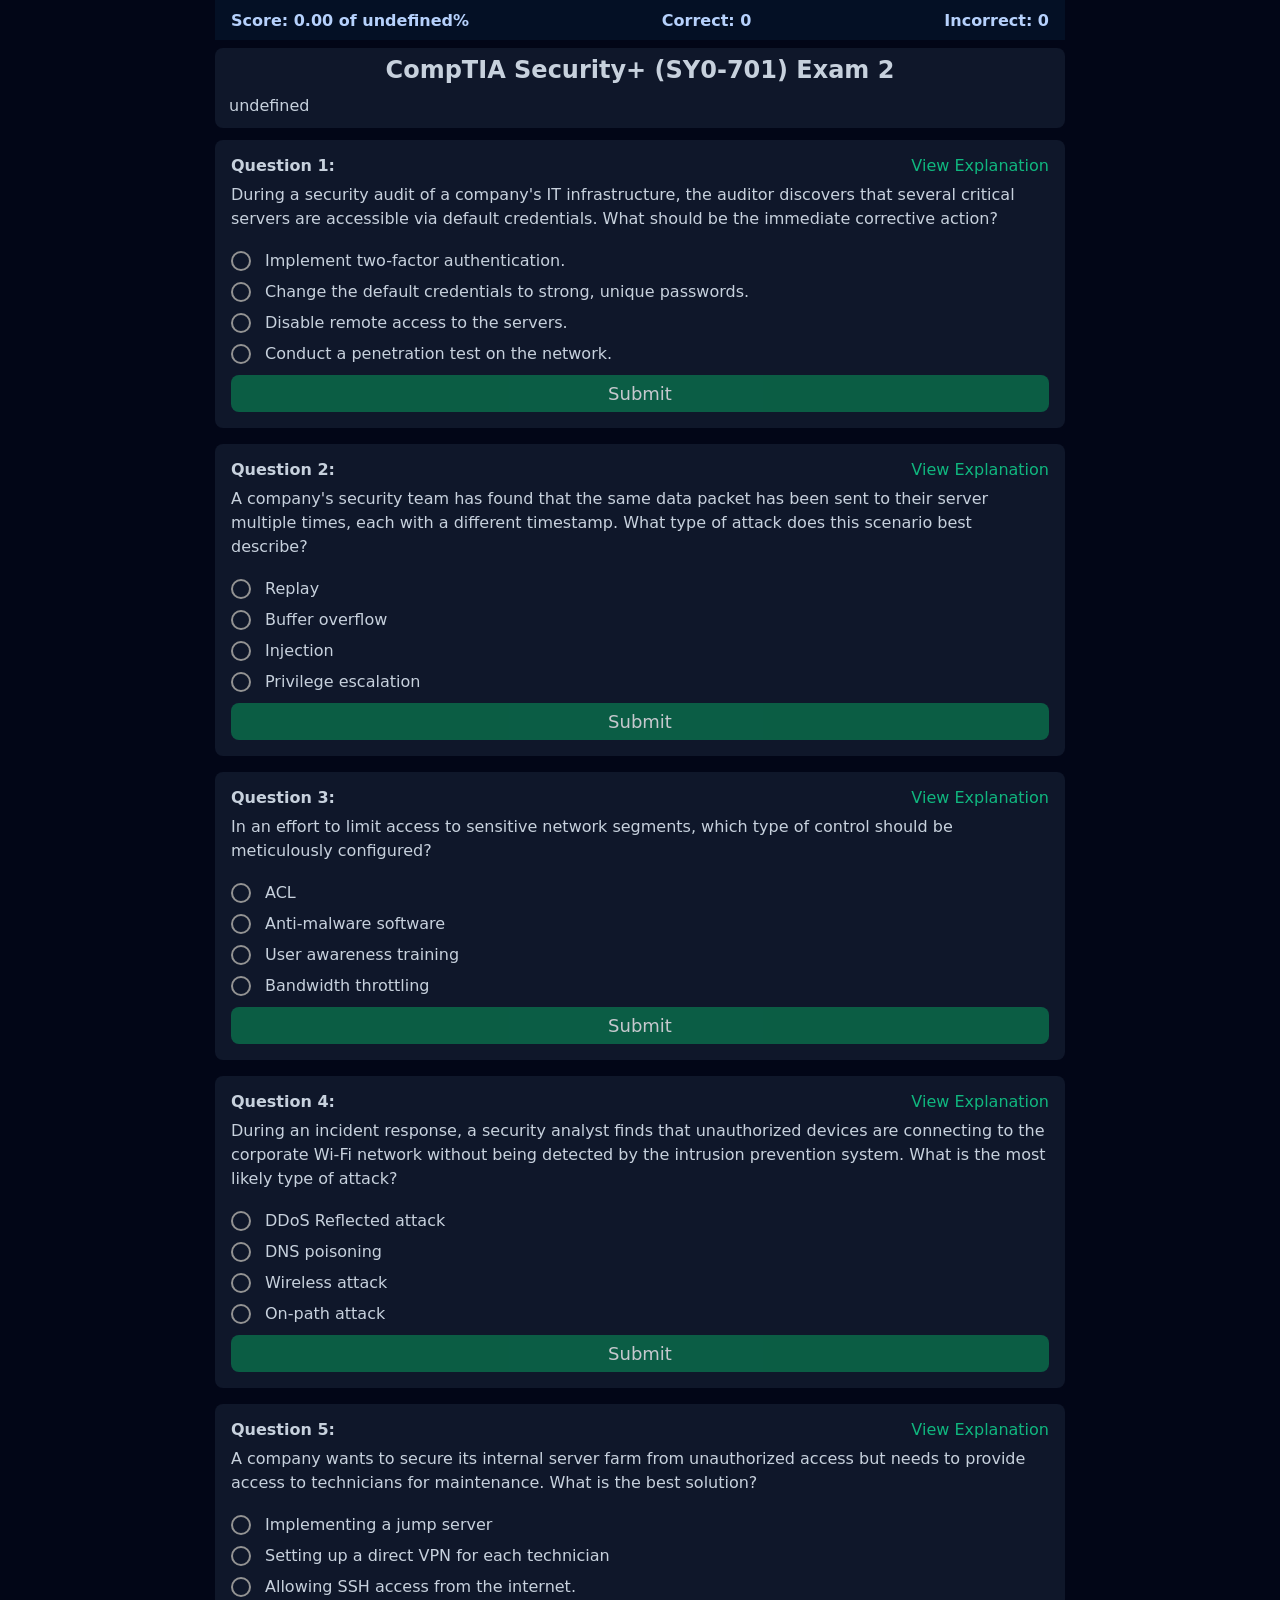
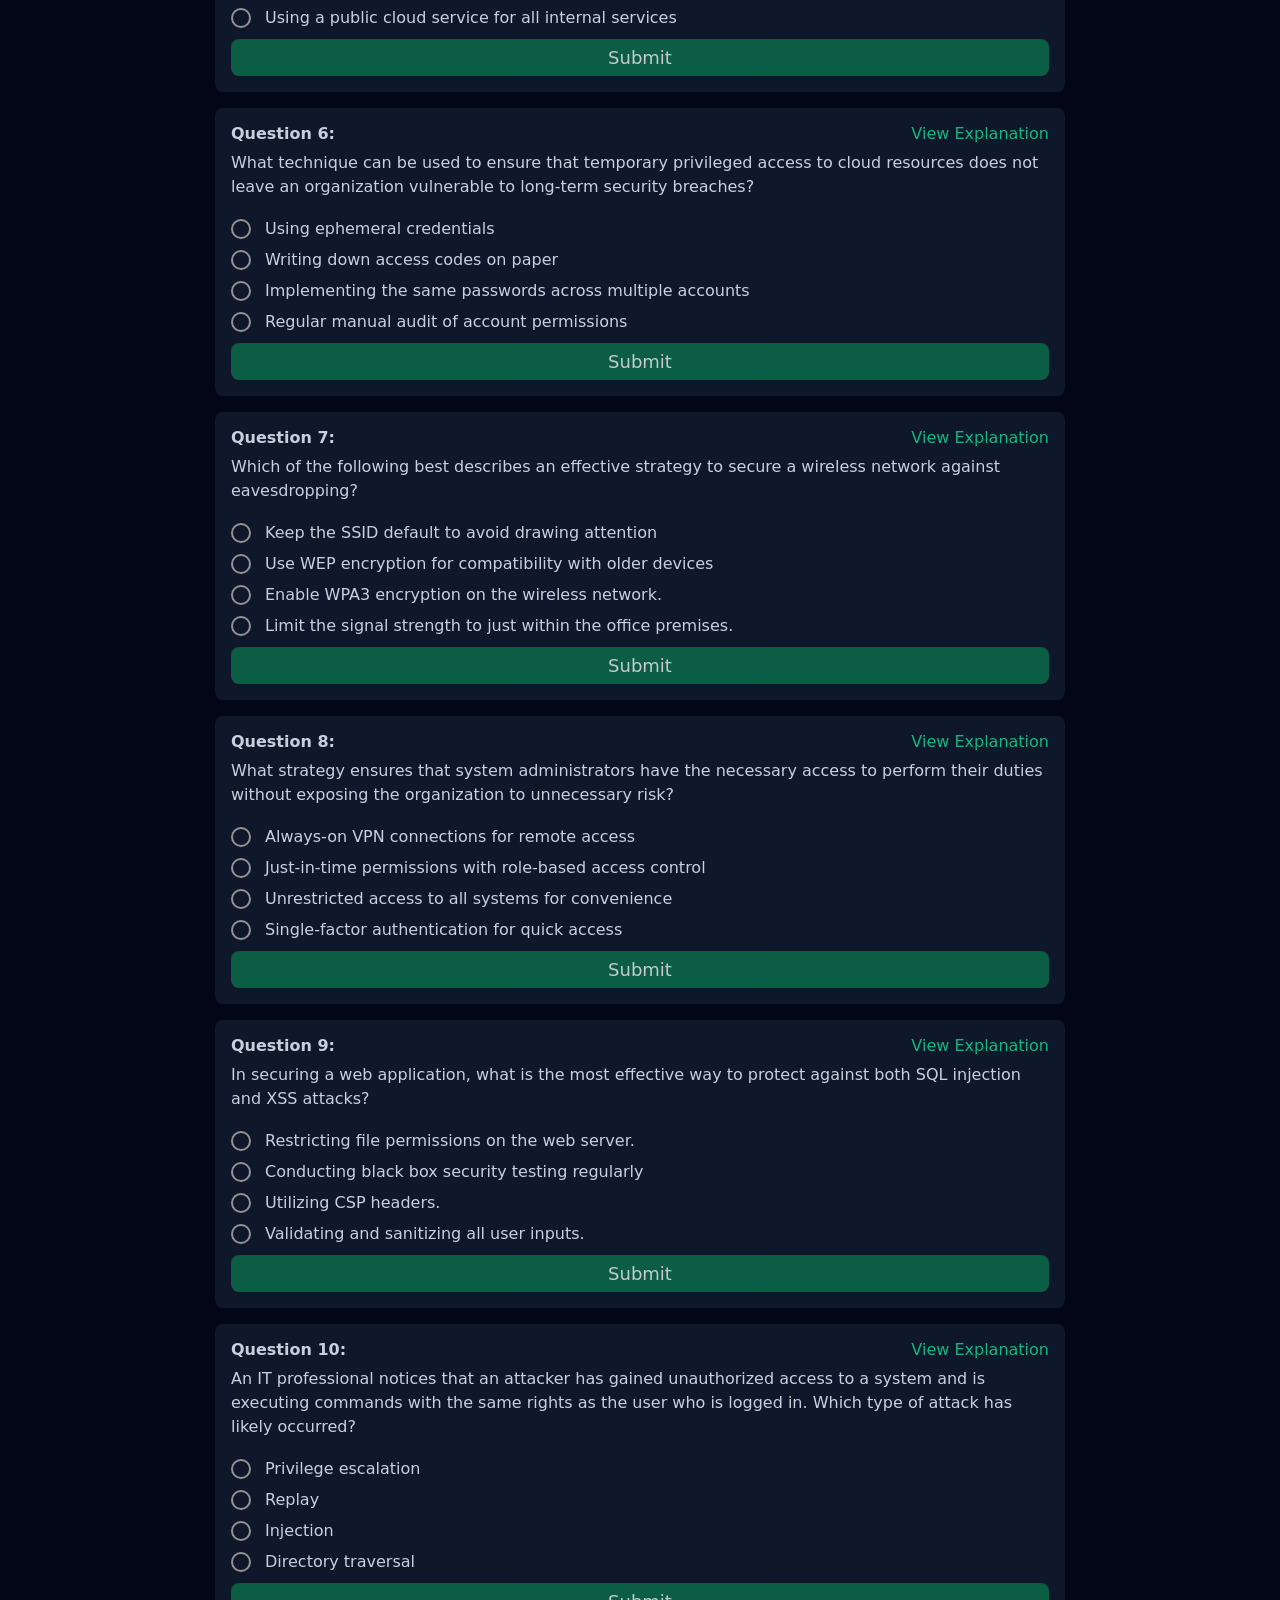
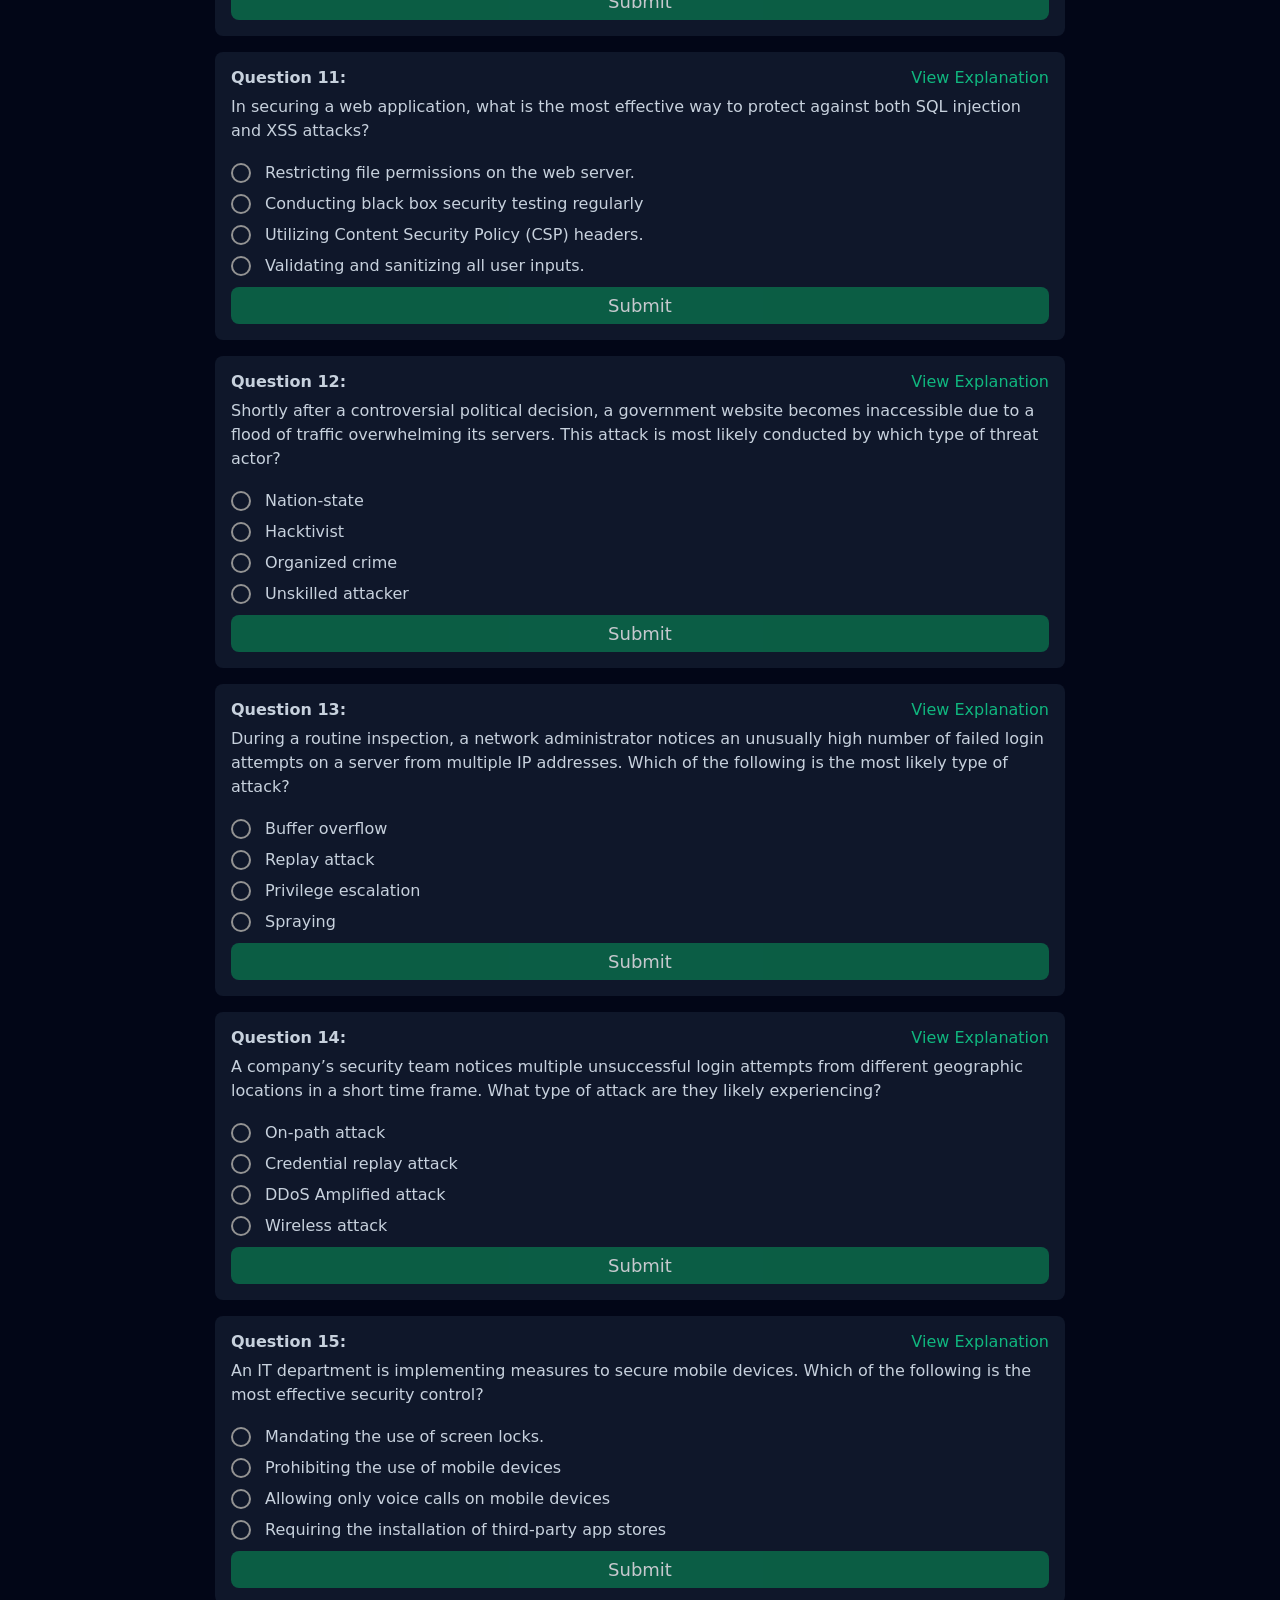
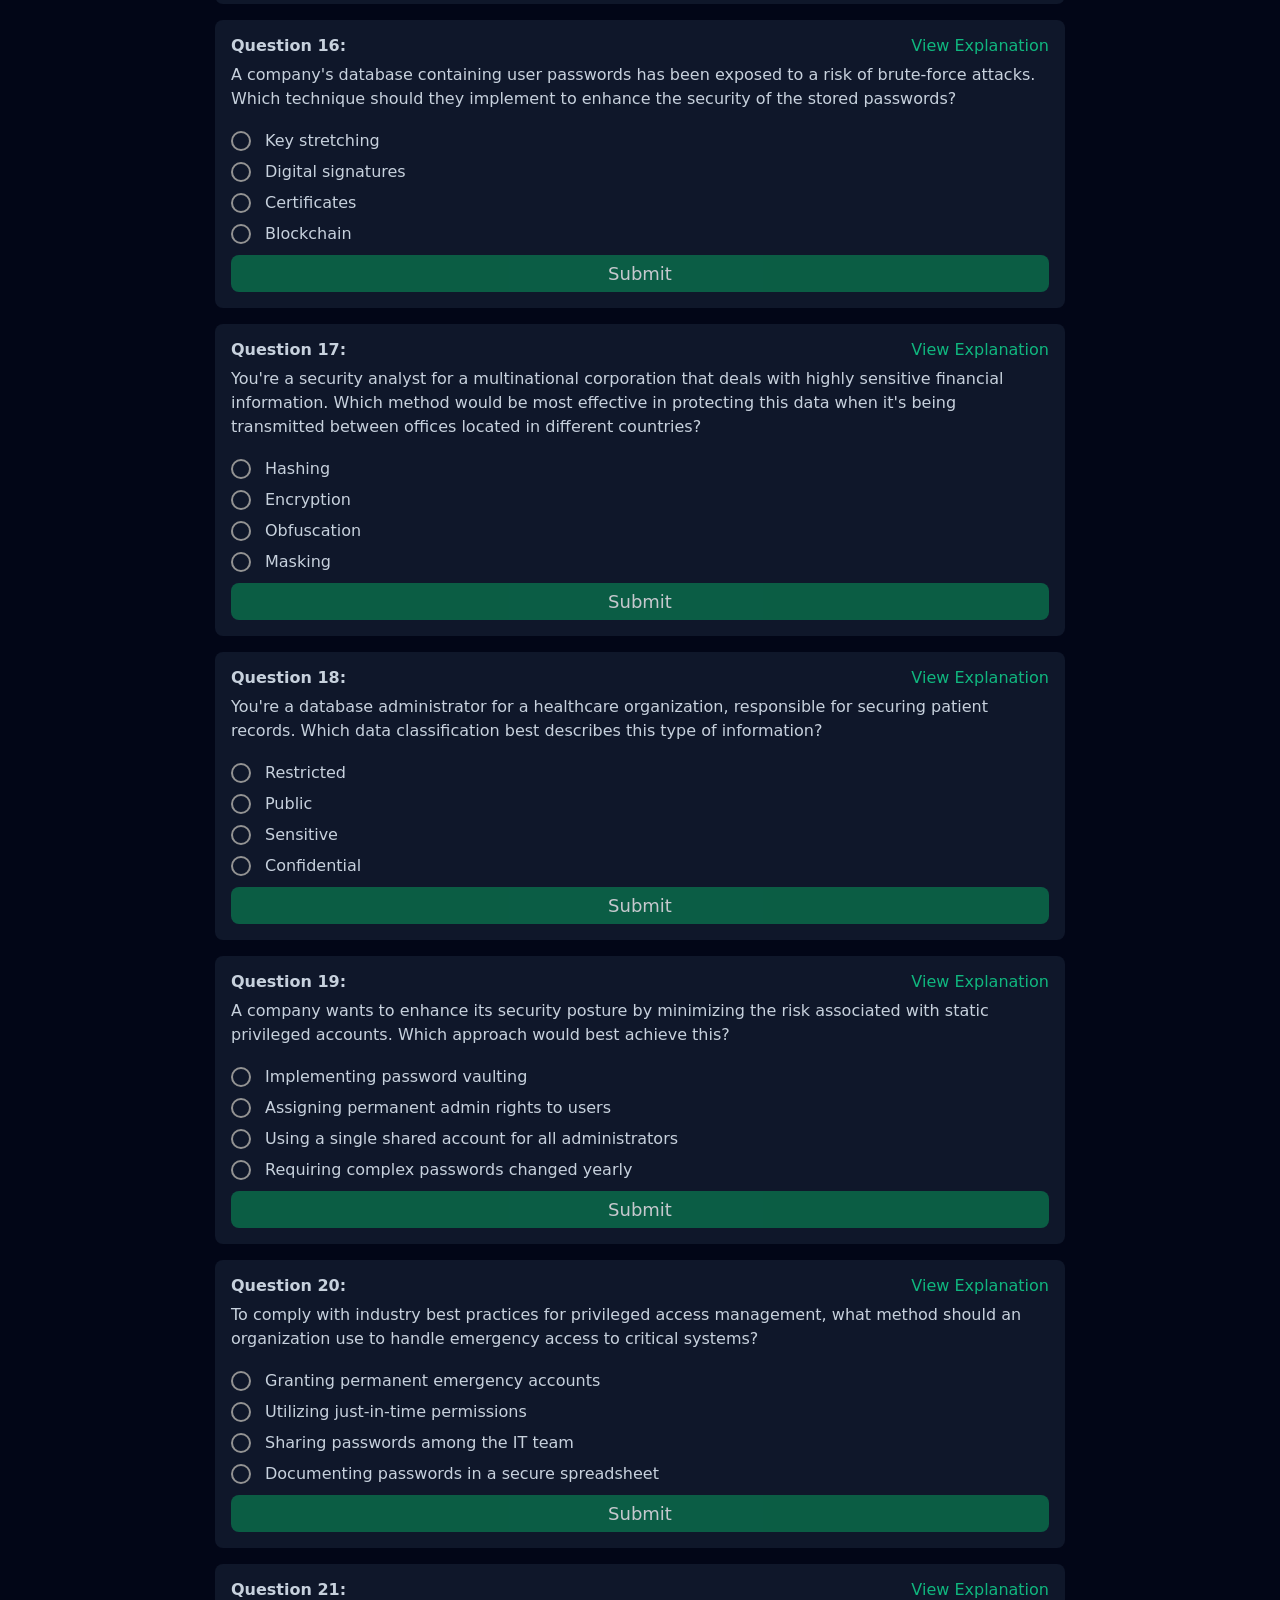
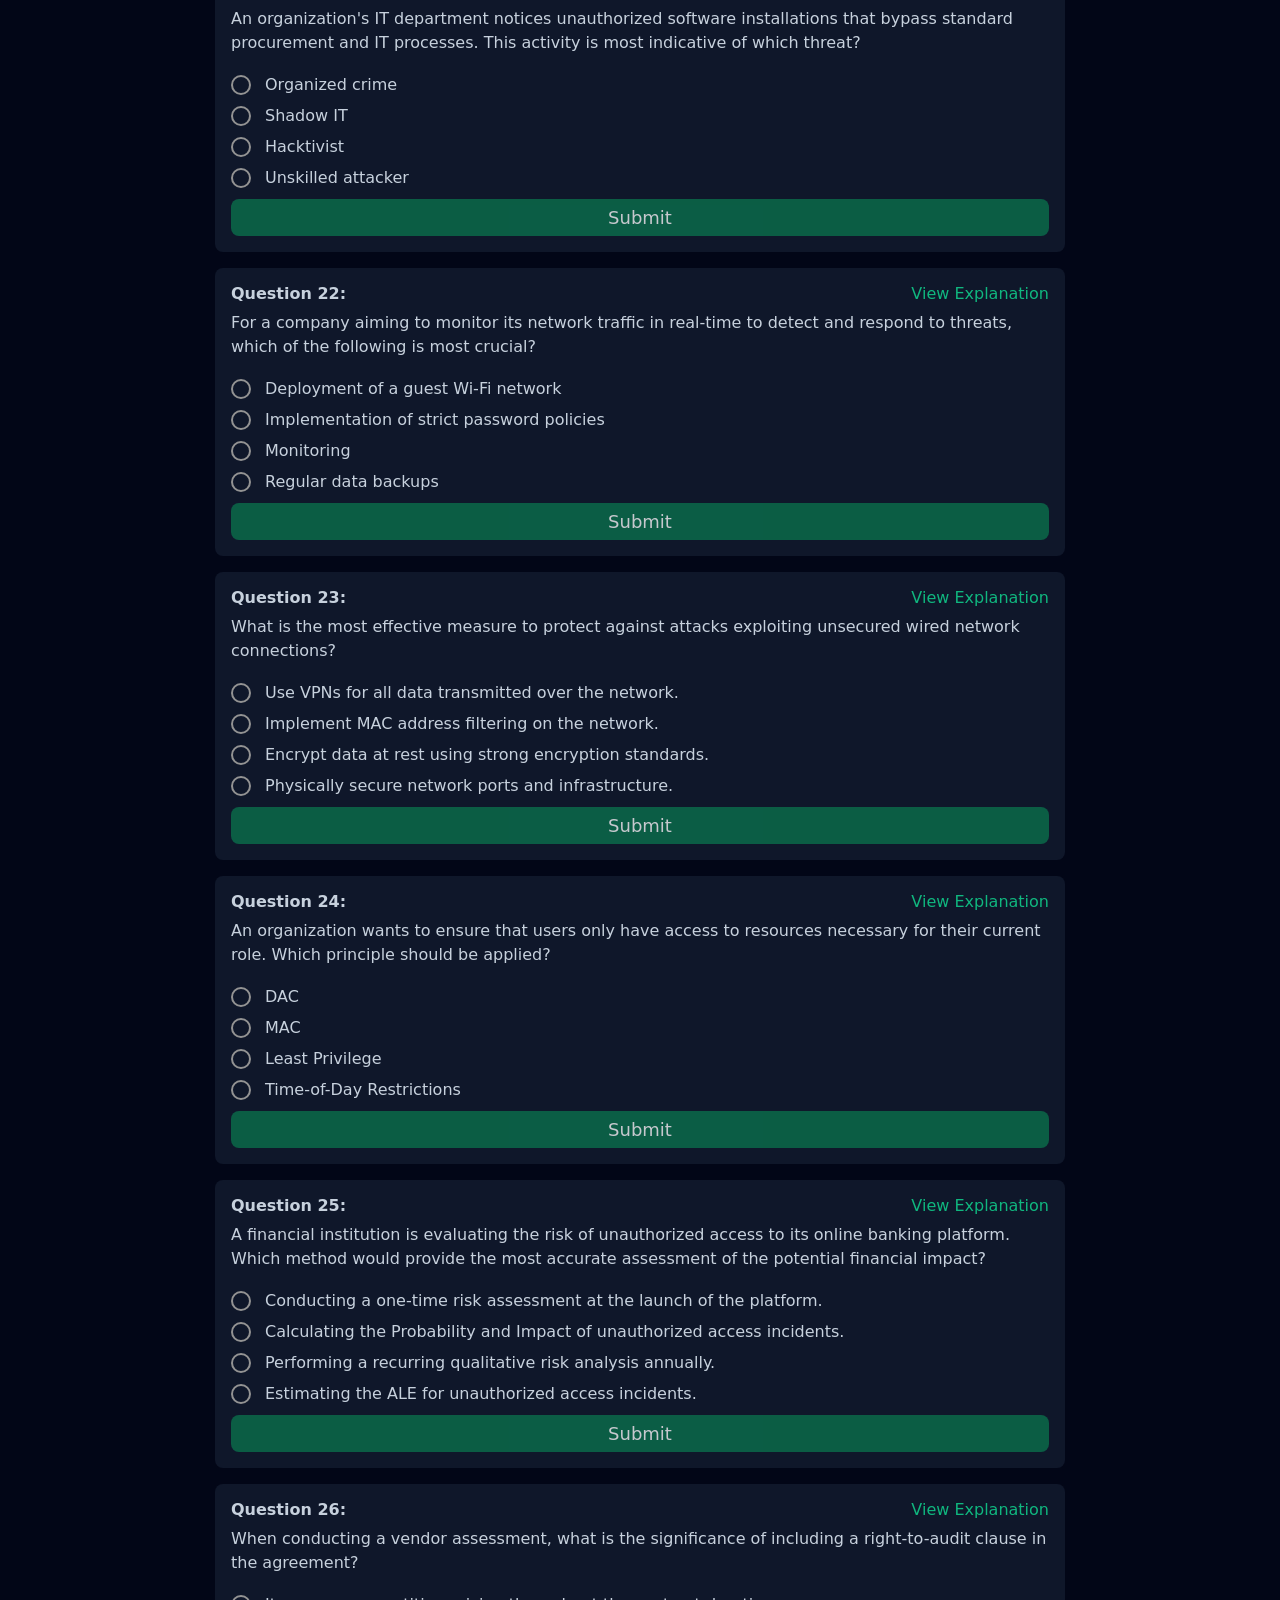
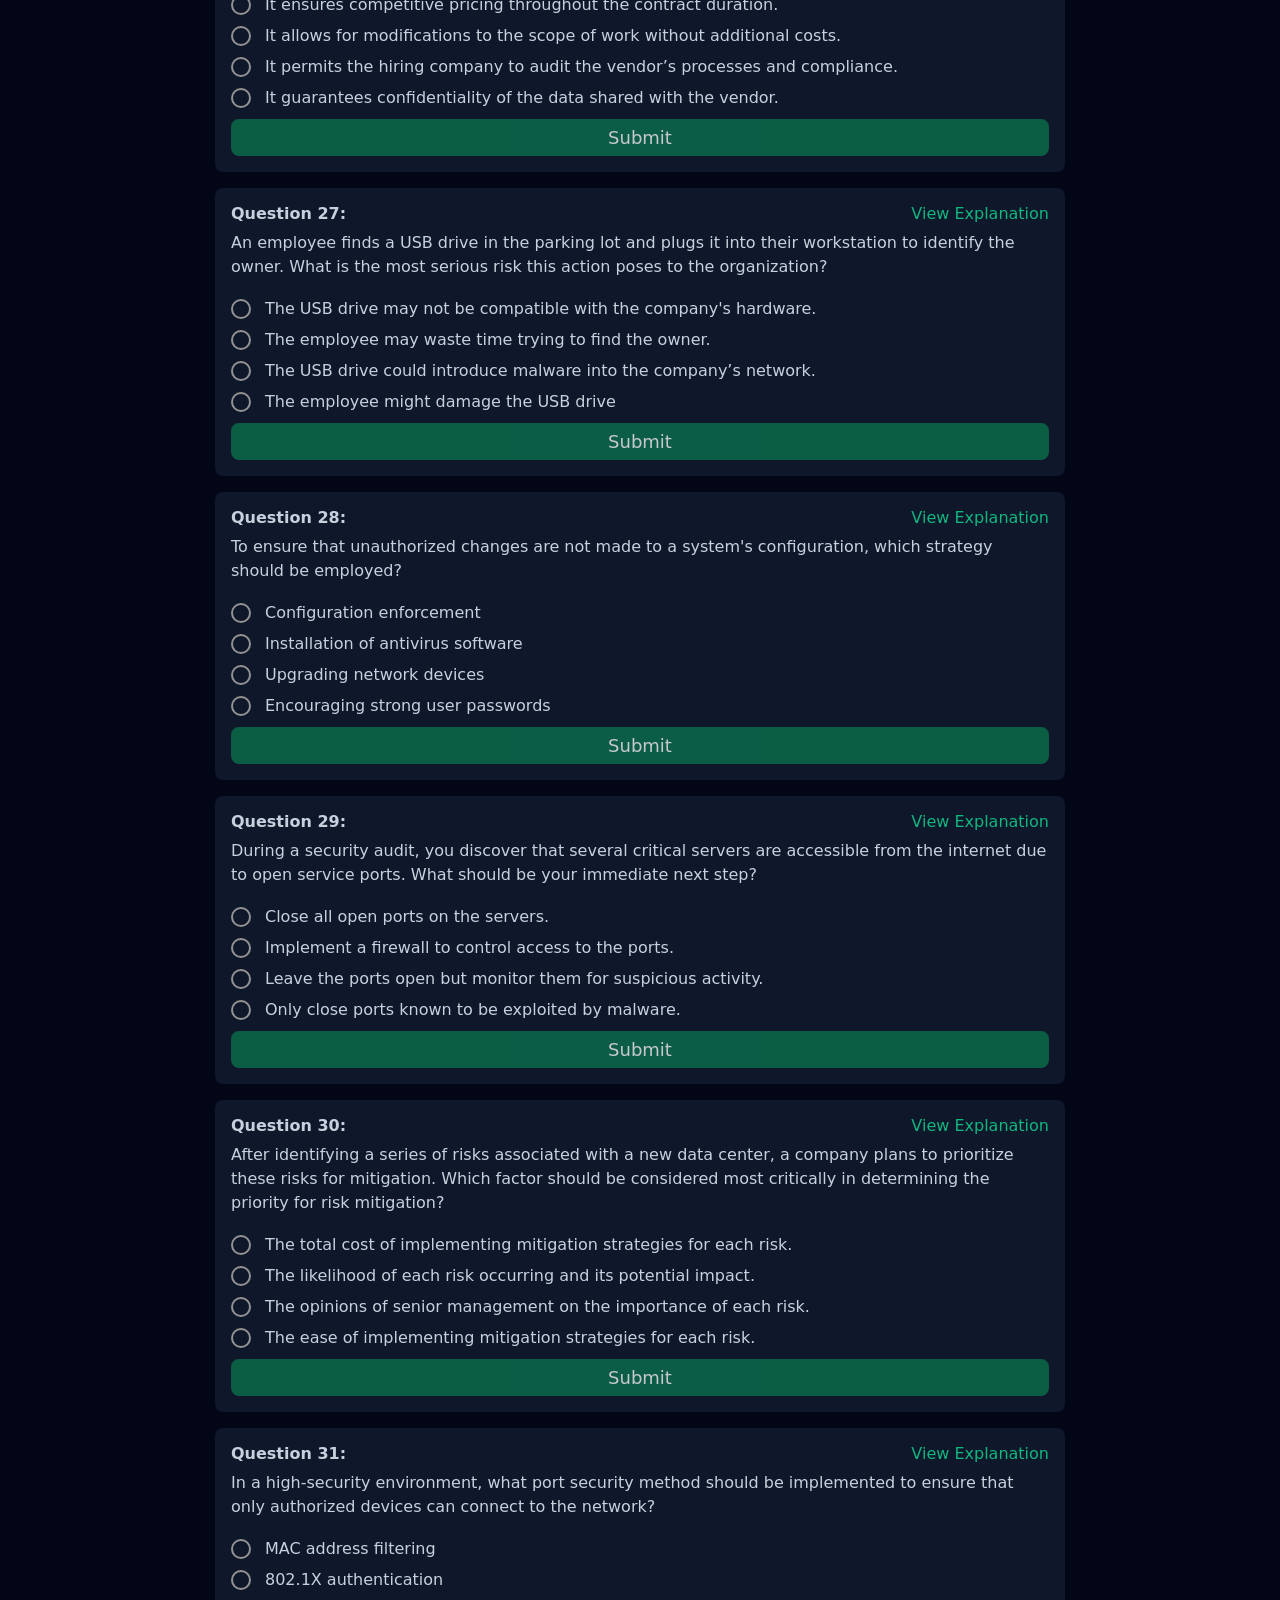
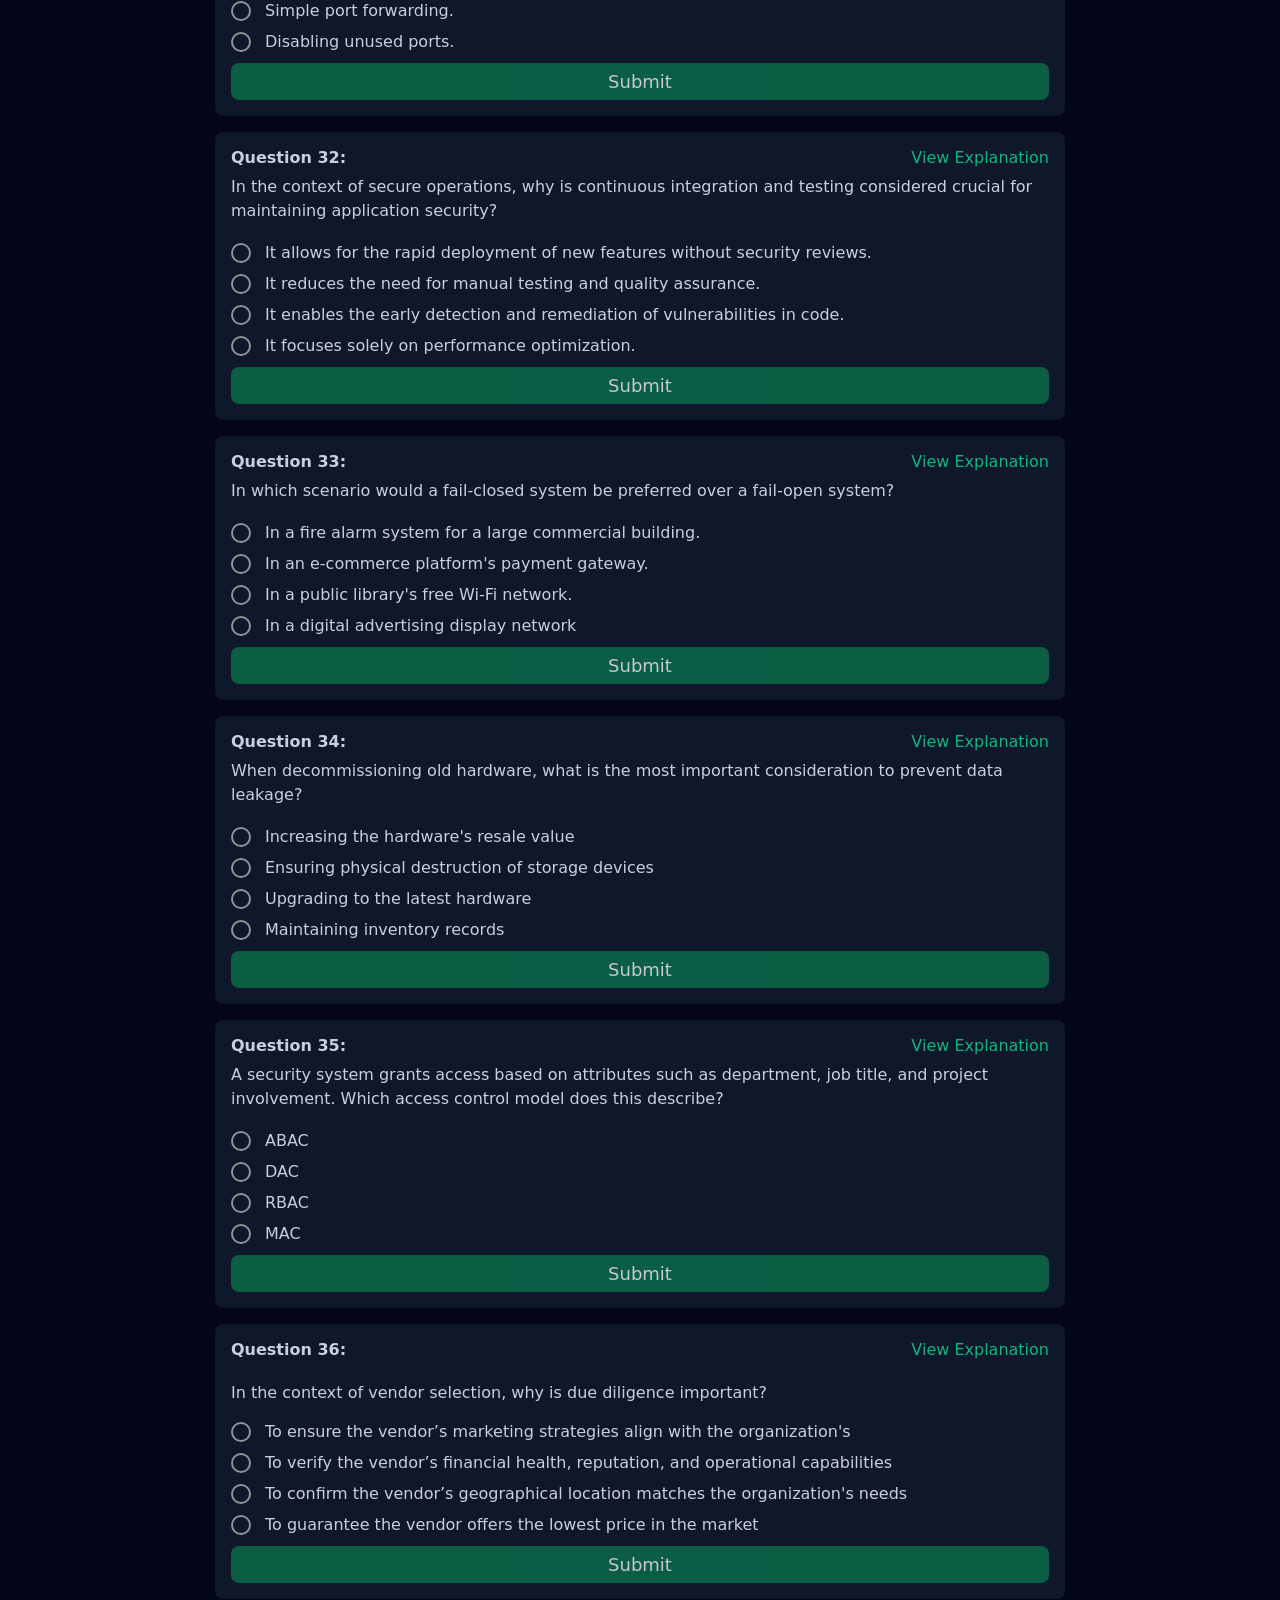
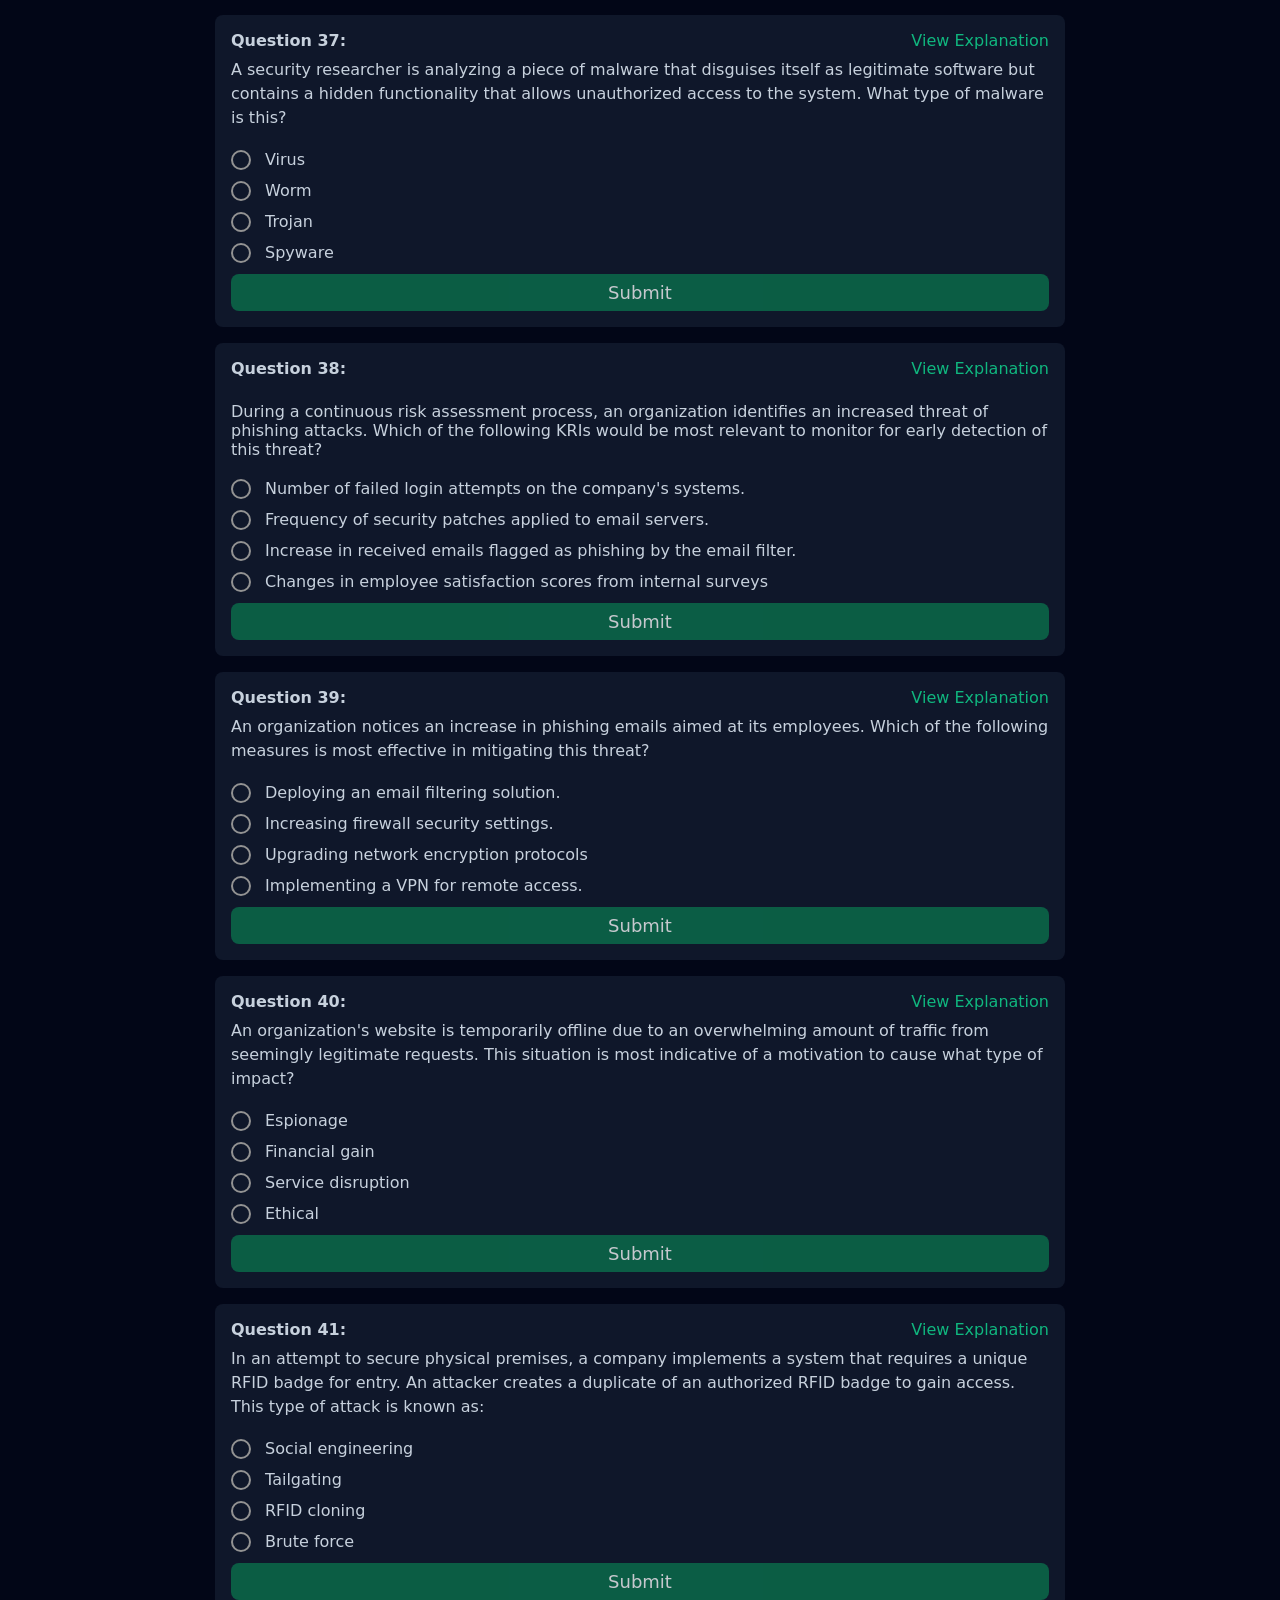
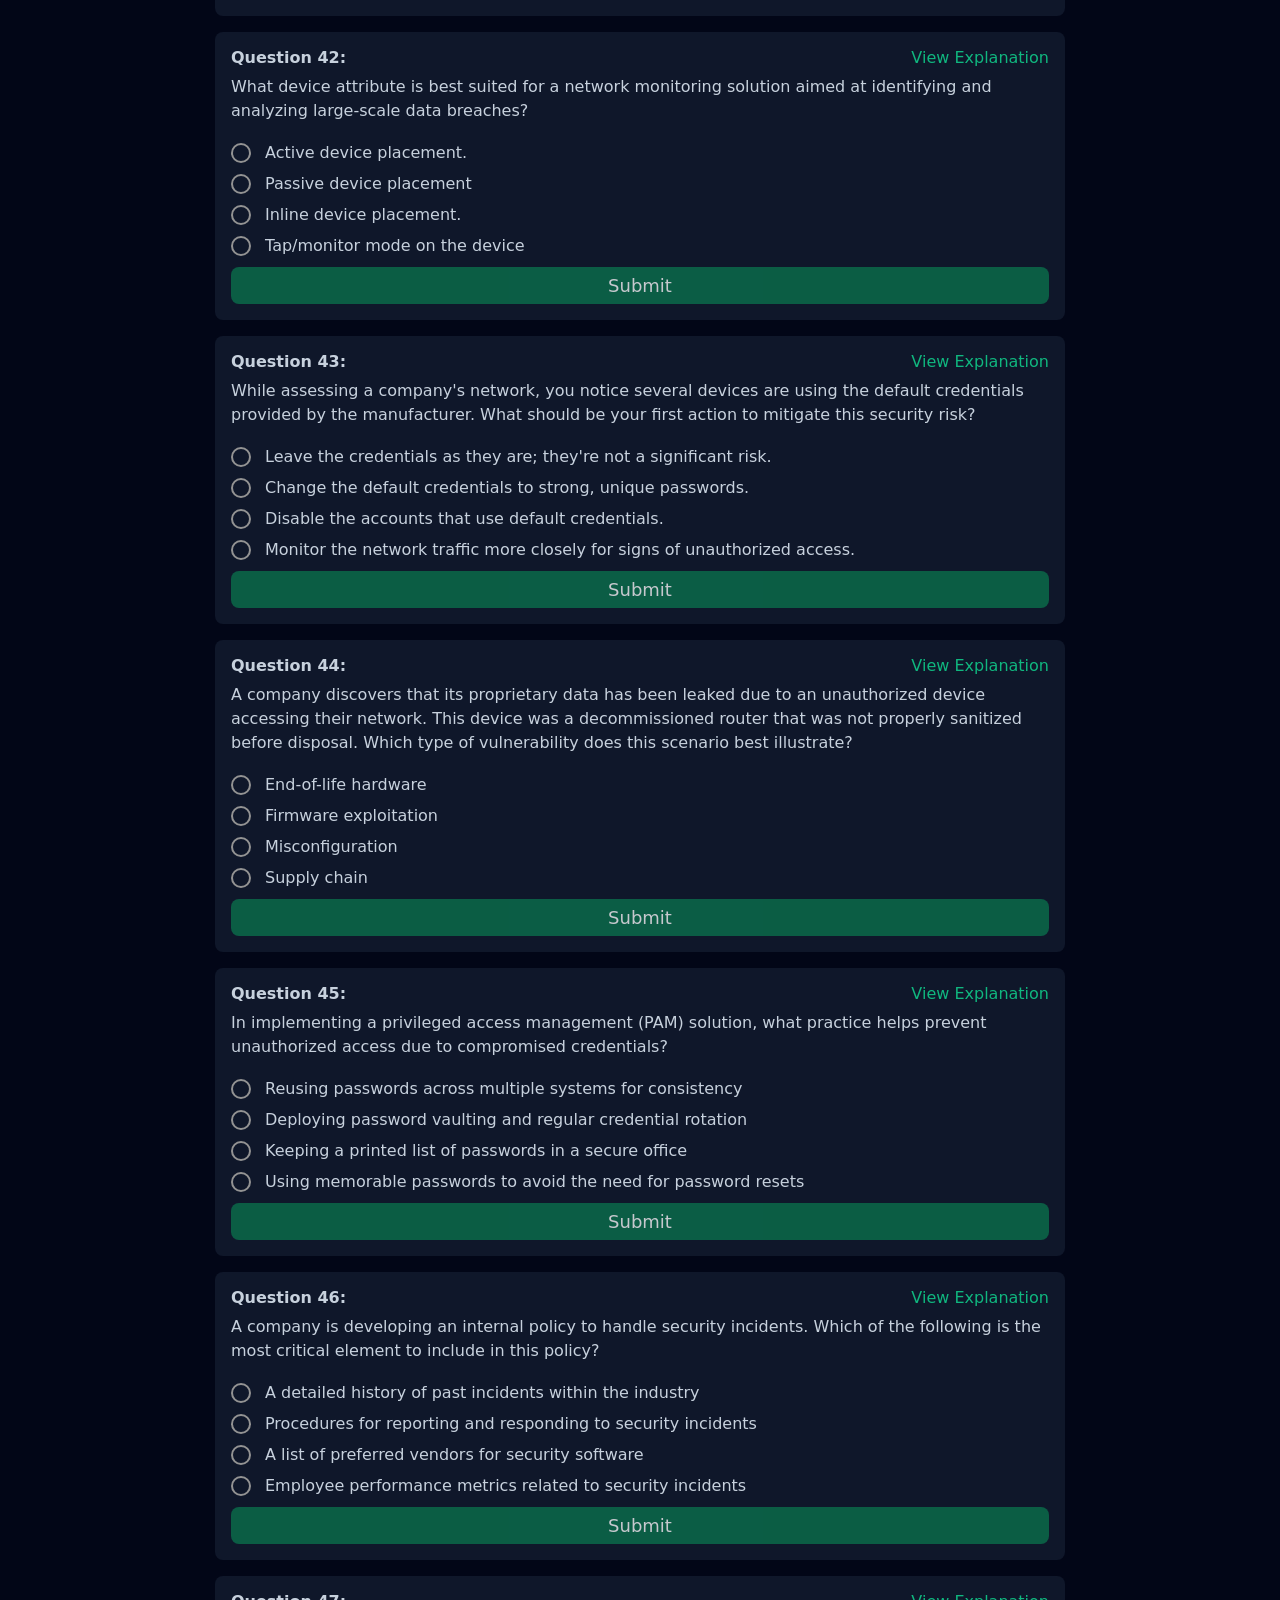
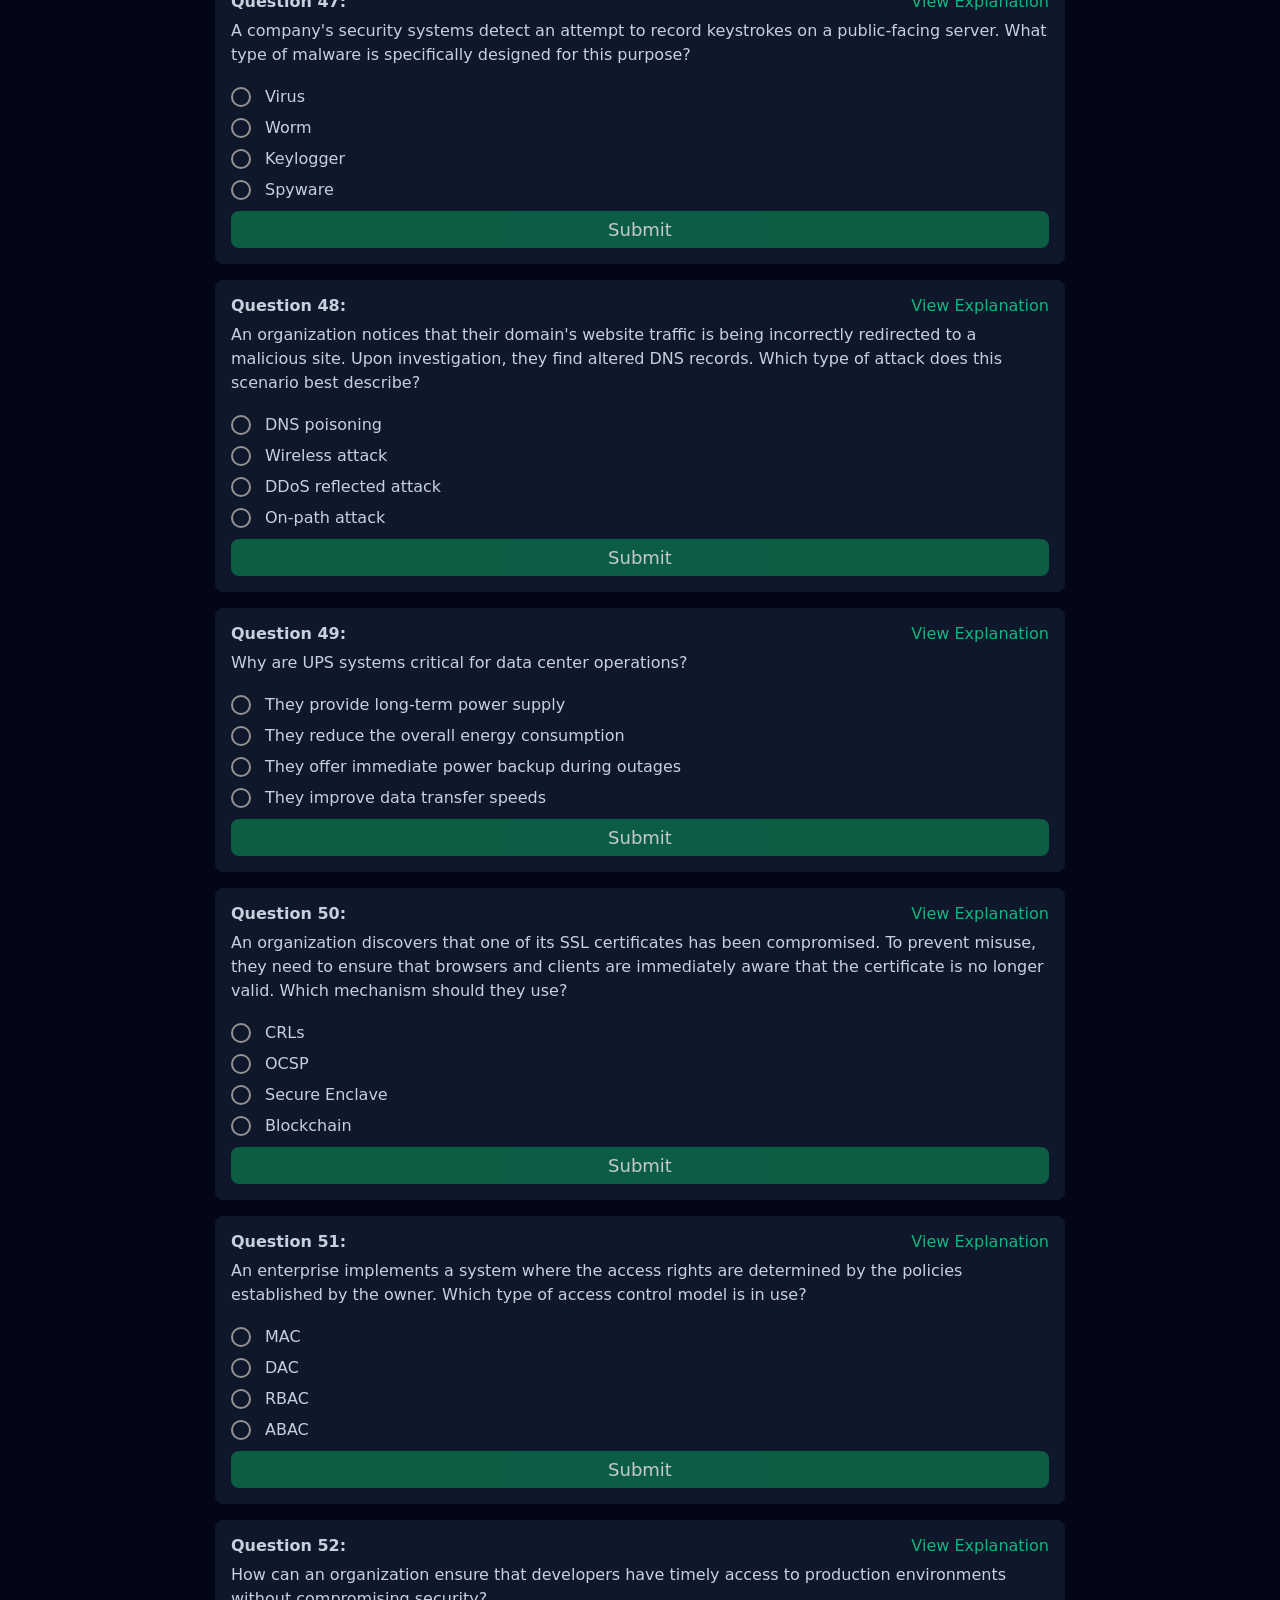
<file: Practice-test-01/2.2 CompTIA Security+ (SY0-701) Exam 2.html>
<!DOCTYPE html>
<html lang="en">
  <head>
    <meta charset="UTF-8" />
    <meta http-equiv="X-UA-Compatible" content="IE=edge" />
    <meta name="viewport" content="width=device-width, initial-scale=1.0" />
    <title>Quiz</title>
    <style>
      * {
        font-family: system-ui, -apple-system, BlinkMacSystemFont, 'Segoe UI', Roboto, Oxygen, Ubuntu,
          Cantarell, 'Open Sans', 'Helvetica Neue', sans-serif;
        margin: 0;
        padding: 0;
        box-sizing: border-box;
        font-size: 16px;
      }

      main {
        padding-top: 48px;
      }

      :root {
        --large-device-width: 850px;
        --primary-color: #0f172a;
        --secondary-color: #020617;
        --primary-text-color: #c7d1dd;
        --secondary-text-color: #061602;
        --success-background: hsl(159, 82%, 24%);
        --success-foreground: hsl(164, 86%, 16%);
        --success: hsl(160, 84%, 39%);
        --danger: #ef4444;
        --warning: #f59e0b;
        --info-background: hsl(218, 81%, 8%);
        --info-foreground: hsl(217, 91%, 85%);
        --border-color: #d1d7dc;
        --check-box-size: 20px;
        /* control the size */
        --check-box-color: var(--info-foreground);
        /* the active color */
      }

      body {
        position: relative;
        background-color: #020617;
        color: var(--primary-text-color);
      }

      #score-stats-container {
        position: fixed;
        z-index: 10;
        top: 0;
        height: 40px;
        width: 100%;
        background-color: var(--info-background);

        padding: 0px 16px;
        color: var(--info-foreground);
        font-weight: 600;
        display: flex;
        align-items: center;
        justify-content: space-between;
      }

      #quiz-container {
        border-radius: 8px;
        display: flex;
        gap: 16px;
        flex-direction: column;
      }

      input[type='radio'] {
        height: var(--check-box-size);
        aspect-ratio: 1;
        border: calc(var(--check-box-size) / 8) solid #939393;
        padding: calc(var(--check-box-size) / 8);
        background: radial-gradient(farthest-side, var(--check-box-color) 94%, #0000) 50%/0 0 no-repeat
          content-box;
        border-radius: 50%;
        outline-offset: calc(var(--check-box-size) / 10);
        -webkit-appearance: none;
        -moz-appearance: none;
        appearance: none;
        cursor: pointer;
        font-size: inherit;
        transition: 0.3s;
      }

      input[type='radio']:checked {
        border-color: var(--check-box-color);
        background-size: 100% 100%;
      }

      input[type='radio']:disabled {
        background: linear-gradient(#939393 0 0) 50%/100% 20% no-repeat content-box;
        opacity: 0.5;
        cursor: not-allowed;
      }

      label {
        /* display: inline-flex; */
        align-items: center;
        gap: 10px;
        cursor: pointer;
        padding: 4px 6px;
        border-radius: 4px;
      }

      @media (max-width: 767px) {
        input[type='radio'],
        label {
          cursor: default;
        }

        #quiz-container {
          margin-left: 8px;
          margin-right: 8px;
        }
      }

      /* PC (Desktop devices) */
      @media (min-width: 768px) {
        body {
          display: flex;
          justify-content: center;
        }

        main {
          max-width: var(--large-device-width);
        }

        #score-stats-container {
          max-width: var(--large-device-width);
        }

        dialog {
          max-width: var(--large-device-width);
        }
      }

      @media print {
        input[type='radio'] {
          background: none !important;
          border-color: #939393 !important;
        }

        input[type='radio']:checked {
          border-color: #939393 !important;
        }
      }

      .question-lable {
        display: flex;
        align-items: center;
        gap: 8px;
      }

      button {
        -webkit-tap-highlight-color: transparent;
        -webkit-touch-callout: none;
        -webkit-user-select: none;
        user-select: none;
        outline: none;
        position: relative;
        overflow: hidden;
        cursor: pointer;
      }

      .button {
        background-color: var(--success-background);
        border: none;
        color: #f4f5f7;
        opacity: 0.8;
        font-size: 18px;
        flex-grow: 1;
        padding: 8px 16px;
        border-radius: 8px;
      }

      .button:hover {
        opacity: 1;
      }

      .explanation-btn {
        border: none;
        color: var(--success);
        background-color: transparent;
      }

      #submit-button:active::after {
        background-color: #ef4444;
      }

      .single-question-container {
        background-color: var(--primary-color);
        display: flex;
        flex-direction: column;
        gap: 8px;
        padding: 16px;
        border-radius: 8px;
      }

      #modal-content {
        padding: 16px;
        line-height: 24px;
      }

      dialog::backdrop {
        background: rgba(0, 0, 0, 0.5);
      }

      dialog {
        position: fixed;
        border: 1px solid var(--border-color);
        background-color: var(--primary-color);
        color: rgb(240, 241, 248);
        padding: 16px;
        border-radius: 8px;
        width: 80vw;
        max-height: 80vh;
        overflow: auto;
        top: 50%;
        left: 50%;
        -webkit-transform: translateX(-50%) translateY(-50%);
        -moz-transform: translateX(-50%) translateY(-50%);
        -ms-transform: translateX(-50%) translateY(-50%);
        transform: translateX(-50%) translateY(-50%);
      }

      #close-modal-btn {
        position: absolute;
        top: 4px;
        right: 4px;
        padding: 2px 8px;
        border-radius: 2px;
        border: none;
        background-color: var(--danger);
      }

      .correct-answer label {
        border: 2px solid var(--success);
        width: 100%;
      }

      .incorrect-answer label {
        border: 2px solid var(--danger);
        width: 100%;
      }

      .options-container {
        display: flex;
        flex-direction: column;
        gap: 4px;
      }

      #quiz-meta-container {
        border-radius: 8px;
        background-color: var(--primary-color);
        margin-bottom: 12px;
        padding: 8px;
      }

      #quiz-title {
        text-align: center;
        font-size: 24px;
        margin-bottom: 8px;
      }

      #quiz-description {
        line-height: 1.5;
        padding: 2px 6px;
      }
      img {
        width: 100%;
      }
    </style>
  </head>

  <body onload="main()">
    <main>
      <section id="quiz-meta-container">
        <h1 id="quiz-title"></h1>
        <p id="quiz-description"></p>
      </section>
      <section id="score-stats-container">
        <div id="score-card">
          Score: <span id="current-score">999</span> of
          <span id="pass-percent">999%</span>
        </div>
        <div>Correct: <span id="correct-answers">999</span></div>
        <div>Incorrect: <span id="wrong-answers">999</span></div>
      </section>

      <section id="quiz-container"></section>

      <dialog id="modal" class="modal-container">
        <div id="modal-content">
          <p id="modal-text"></p>
        </div>
      </dialog>
    </main>

    <script>
      const quizData = {"quiz_id":6183638,"quiz_title":"CompTIA Security+ (SY0-701) Exam 2","questions":[{"_class":"assessment","id":82838752,"assessment_type":"multiple-choice","prompt":{"question":"A company notices unusual data transmissions from their IoT devices. Upon investigation, it is discovered that the devices were still operating with their default factory settings, including passwords, which allowed an attacker to easily gain control. This situation highlights what kind of vulnerability? ","answers":["Hardware failure","Firmware exploitation ","Misconfiguration exploitation ","End-of-life hardware"],"explanation":"The situation exemplifies a misconfiguration vulnerability, where devices are left with default settings, making them easy targets for attackers. This is different from hardware failure, which pertains to physical malfunctions, firmware exploitation, which targets the software programmed on the device, or end-of-life hardware, which deals with outdated and unsupported devices. Misconfiguration, particularly failing to change default settings, is a common security oversight."},"correct_response":["c"],"section":"","question_plain":"A company notices unusual data transmissions from their IoT devices. Upon investigation, it is discovered that the devices were still operating with their default factory settings, including passwords, which allowed an attacker to easily gain control. This situation highlights what kind of vulnerability?","related_lectures":[]},{"_class":"assessment","id":82838754,"assessment_type":"multiple-choice","prompt":{"question":"A company&#x27;s security systems detect an attempt to record keystrokes on a public-facing server. What type of malware is specifically designed for this purpose?","answers":["Virus","Worm","Keylogger","Spyware"],"explanation":"Keyloggers are designed to record and transmit keystrokes, allowing attackers to potentially capture sensitive information such as passwords and credit card numbers. Unlike viruses and worms, which spread and replicate, or general spyware, which may have a broader data collection purpose, keyloggers specifically target user input for theft."},"correct_response":["c"],"section":"","question_plain":"A company&#x27;s security systems detect an attempt to record keystrokes on a public-facing server. What type of malware is specifically designed for this purpose?","related_lectures":[]},{"_class":"assessment","id":82838756,"assessment_type":"multiple-choice","prompt":{"question":"During a routine network analysis, you observe a significant increase in traffic volume, especially UDP packets, directed at one of your servers from multiple sources. This activity is most pronounced at off-peak hours. What is most likely occurring?","answers":["Wireless intrusion","On-path attack","DDoS Amplified attack","DDoS Amplified attack"],"explanation":"An amplified DDoS attack involves an attacker sending a small number of forged requests to reflectors on the Internet. These reflectors then send large responses to the victim&#x27;s IP address. The significant increase in UDP traffic from multiple sources, especially during off-peak hours, is characteristic of this type of attack. It is not a wireless intrusion, which would typically involve unauthorized access to wireless networks; an on-path attack, which involves intercepting communication between two parties; or a credential replay attack, which involves reusing valid data transmission credentials"},"correct_response":["c"],"section":"","question_plain":"During a routine network analysis, you observe a significant increase in traffic volume, especially UDP packets, directed at one of your servers from multiple sources. This activity is most pronounced at off-peak hours. What is most likely occurring?","related_lectures":[]},{"_class":"assessment","id":82838698,"assessment_type":"multiple-choice","prompt":{"question":"An individual seeks to enhance the privacy of an email message by hiding a message within the email in such a way that it is not detectable to unauthorized viewers. Which technique should they use to conceal the message?","answers":["Steganography","Tokenization","Data masking","Secure Enclave"],"explanation":"Steganography is the technique that should be used to conceal a message within an email, making it undetectable to unauthorized viewers. It involves hiding data within other data, such as embedding a text message within an image or another file type, in a way that makes the hidden data not apparent to the observer. This method is ideal for enhancing the privacy of email messages by ensuring that only intended recipients know of the existence and how to access the concealed message. Unlike tokenization or data masking, which replace or obscure data for protection, steganography uniquely hides the existence of the data itself. Secure Enclaves provide secure storage and processing environments but do not relate to the method of concealing data within communications."},"correct_response":["a"],"section":"","question_plain":"An individual seeks to enhance the privacy of an email message by hiding a message within the email in such a way that it is not detectable to unauthorized viewers. Which technique should they use to conceal the message?","related_lectures":[]},{"_class":"assessment","id":82838700,"assessment_type":"multiple-choice","prompt":{"question":"An organization discovers that one of its SSL certificates has been compromised. To prevent misuse, they need to ensure that browsers and clients are immediately aware that the certificate is no longer valid. Which mechanism should they use?","relatedLectureIds":[],"links":[],"feedbacks":["","","",""],"explanation":"The Online Certificate Status Protocol (OCSP) is the most efficient mechanism for an organization to ensure browsers and clients are immediately aware that a compromised certificate is no longer valid. OCSP allows browsers and clients to check the revocation status of certificates in real-time, providing quicker and more efficient verification compared to Certificate Revocation Lists (CRLs), which require downloading a list that may not be immediately updated. While Secure Enclaves and Blockchain provide security in different contexts, OCSP directly addresses the need for timely notification of certificate revocation to maintain secure communications.","answers":["<p>CRLs</p>","<p>OCSP</p>","Secure Enclave","Blockchain"]},"correct_response":["b"],"section":"","question_plain":"An organization discovers that one of its SSL certificates has been compromised. To prevent misuse, they need to ensure that browsers and clients are immediately aware that the certificate is no longer valid. Which mechanism should they use?","related_lectures":[]},{"_class":"assessment","id":82838702,"assessment_type":"multiple-choice","prompt":{"question":"legal firm requires a method to authenticate digital documents, ensuring that the content has not been altered and verifying the identity of the document signer. What technology should they implement?","answers":["Digital signatures","Hashing","Salting","Key stretching"],"explanation":"Digital signatures are the best technology for authenticating digital documents in a legal firm. They ensure the integrity of the document content by indicating any alterations made after signing and verify the signer&#x27;s identity through cryptographic means. This technology uses a combination of hashing and asymmetric encryption to create a unique signature tied to both the document and the signer, providing a high level of security and trustworthiness. Unlike salting or key stretching, which are used for password security, digital signatures directly address the requirements of document authentication and integrity."},"correct_response":["a"],"section":"","question_plain":"legal firm requires a method to authenticate digital documents, ensuring that the content has not been altered and verifying the identity of the document signer. What technology should they implement?","related_lectures":[]},{"_class":"assessment","id":82838704,"assessment_type":"multiple-choice","prompt":{"question":"A company&#x27;s database containing user passwords has been exposed to a risk of brute-force attacks. Which technique should they implement to enhance the security of the stored passwords?","answers":["Key stretching","Digital signatures","Certificates","Blockchain"],"explanation":"Key stretching is the technique that should be implemented to enhance the security of stored passwords, especially in the face of brute-force attack risks. This method involves applying a hashing function multiple times or using a cryptographic algorithm to make the hashing process computationally more demanding. By doing so, it significantly increases the time and effort required to crack each password, even if the attacker has access to the hashed passwords. Unlike digital signatures or certificates, which are used for verifying integrity and establishing secure connections, or blockchain, which is used for decentralized record-keeping, key stretching specifically targets the enhancement of password security."},"correct_response":["a"],"section":"","question_plain":"A company&#x27;s database containing user passwords has been exposed to a risk of brute-force attacks. Which technique should they implement to enhance the security of the stored passwords?","related_lectures":[]},{"_class":"assessment","id":82838706,"assessment_type":"multiple-choice","prompt":{"question":"A multinational corporation discovers a sophisticated cyber-attack targeting its proprietary data. The attack involved advanced persistent threats and zero-day vulnerabilities. Who is most likely behind this attack?","answers":["Nation-state","Unskilled attacker","Hacktivist","Insider threat"],"explanation":"The complexity and sophistication of the attack suggest it was carried out by an actor with significant resources and capabilities. Nation-states are known for engaging in cyber espionage to gain economic, military, or political advantages and often have the means to leverage advanced persistent threats and exploit zero-day vulnerabilities. Unlike unskilled attackers, hacktivists, or insider threats, nation-states have the funding and technical expertise to conduct such high-level operations."},"correct_response":["a"],"section":"","question_plain":"A multinational corporation discovers a sophisticated cyber-attack targeting its proprietary data. The attack involved advanced persistent threats and zero-day vulnerabilities. Who is most likely behind this attack?","related_lectures":[]},{"_class":"assessment","id":82838708,"assessment_type":"multiple-choice","prompt":{"question":"An organization&#x27;s IT department notices unauthorized software installations that bypass standard procurement and IT processes. This activity is most indicative of which threat?","answers":["Organized crime","Shadow IT","Hacktivist","Unskilled attacker"],"explanation":"Shadow IT refers to IT systems or software used within an organization without explicit organizational approval. This scenario indicates employees or departments are bypassing official channels to meet their immediate needs, posing security risks without malicious intent. Shadow IT represents an internal threat stemming from the organization&#x27;s personnel seeking convenience or efficiency, contrasting with the external malicious intent of organized crime, hacktivists, or unskilled attackers."},"correct_response":["b"],"section":"","question_plain":"An organization&#x27;s IT department notices unauthorized software installations that bypass standard procurement and IT processes. This activity is most indicative of which threat?","related_lectures":[]},{"_class":"assessment","id":82838710,"assessment_type":"multiple-choice","prompt":{"question":"Shortly after a controversial political decision, a government website becomes inaccessible due to a flood of traffic overwhelming its servers. This attack is most likely conducted by which type of threat actor?","answers":["Nation-state","Hacktivist","Organized crime","Unskilled attacker"],"explanation":"Hacktivists are activists who use hacking techniques to promote political ends or social causes. The described scenario is indicative of a Distributed Denial of Service (DDoS) attack, which is a common tool for hacktivists aiming to disrupt services and draw attention to their causes. Unlike nation-states or organized crime groups, which typically pursue espionage or financial gain, hacktivists are motivated by ideological objectives and often target government or corporate entities to make a statement."},"correct_response":["b"],"section":"","question_plain":"Shortly after a controversial political decision, a government website becomes inaccessible due to a flood of traffic overwhelming its servers. This attack is most likely conducted by which type of threat actor?","related_lectures":[]},{"_class":"assessment","id":82838712,"assessment_type":"multiple-choice","prompt":{"question":"An organization&#x27;s website is temporarily offline due to an overwhelming amount of traffic from seemingly legitimate requests. This situation is most indicative of a motivation to cause what type of impact?","answers":["Espionage","Financial gain","Service disruption","Ethical"],"explanation":"Overloading a website with traffic to force it offline is indicative of a denial-of-service attack, aimed at disrupting services rather than stealing data, gaining financially, or promoting ethical standards. This type of attack seeks to inconvenience the target and its users by making critical services unavailable, differentiating it from espionage, which seeks to covertly gather intelligence, and ethical motivations, which aim to promote moral standards or highlight issues without causing harm to services."},"correct_response":["c"],"section":"","question_plain":"An organization&#x27;s website is temporarily offline due to an overwhelming amount of traffic from seemingly legitimate requests. This situation is most indicative of a motivation to cause what type of impact?","related_lectures":[]},{"_class":"assessment","id":82838714,"assessment_type":"multiple-choice","prompt":{"question":"While assessing a company&#x27;s network, you notice several devices are using the default credentials provided by the manufacturer. What should be your first action to mitigate this security risk?","answers":["Leave the credentials as they are; they&#x27;re not a significant risk.","Change the default credentials to strong, unique passwords.","Disable the accounts that use default credentials.","Monitor the network traffic more closely for signs of unauthorized access."],"explanation":"Changing the default credentials to strong, unique passwords is essential because using default credentials is a common vulnerability that attackers exploit to gain unauthorized access. By changing these credentials, you significantly reduce the attack surface and the likelihood of unauthorized access."},"correct_response":["b"],"section":"","question_plain":"While assessing a company&#x27;s network, you notice several devices are using the default credentials provided by the manufacturer. What should be your first action to mitigate this security risk?","related_lectures":[]},{"_class":"assessment","id":82838716,"assessment_type":"multiple-choice","prompt":{"question":"Which of the following best describes an effective strategy to secure a wireless network against eavesdropping?","answers":["Keep the SSID default to avoid drawing attention","Use WEP encryption for compatibility with older devices","Enable WPA3 encryption on the wireless network.","Limit the signal strength to just within the office premises."],"explanation":"Enabling WPA3 encryption on the wireless network is the most effective strategy to secure it against eavesdropping. WPA3 is the latest security standard that provides stronger data protection by using advanced encryption. This makes it more difficult for attackers to intercept and decipher network traffic compared to older standards like WEP, which has known vulnerabilities."},"correct_response":["c"],"section":"","question_plain":"Which of the following best describes an effective strategy to secure a wireless network against eavesdropping?","related_lectures":[]},{"_class":"assessment","id":82838718,"assessment_type":"multiple-choice","prompt":{"question":"During a security audit, you discover that several critical servers are accessible from the internet due to open service ports. What should be your immediate next step?","answers":["Close all open ports on the servers.","Implement a firewall to control access to the ports.","Leave the ports open but monitor them for suspicious activity.","Only close ports known to be exploited by malware."],"explanation":"Implementing a firewall to control access to the ports is the immediate next step. A firewall allows you to manage which ports are accessible and to whom, providing a balance between necessary services and security. Simply closing all open ports might disrupt legitimate business operations, while monitoring without action or only closing known vulnerable ports doesn&#x27;t sufficiently reduce the risk."},"correct_response":["b"],"section":"","question_plain":"During a security audit, you discover that several critical servers are accessible from the internet due to open service ports. What should be your immediate next step?","related_lectures":[]},{"_class":"assessment","id":82838720,"assessment_type":"multiple-choice","prompt":{"question":"A company&#x27;s security team notices an unusual spike in Bluetooth pairing requests on their network. What is the most likely reason behind this?","answers":["An employee is trying to connect a new device to the network.","There is a malfunction in the Bluetooth devices","Attackers are attempting a Bluejacking attack.","The Bluetooth devices are automatically updating."],"explanation":"The most likely reason behind the unusual spike in Bluetooth pairing requests is attackers attempting a Bluejacking attack. Bluejacking involves sending unsolicited messages or connections to Bluetooth-enabled devices. This can be a precursor to more malicious attacks such as Bluesnarfing, where attackers gain unauthorized access to information."},"correct_response":["c"],"section":"","question_plain":"A company&#x27;s security team notices an unusual spike in Bluetooth pairing requests on their network. What is the most likely reason behind this?","related_lectures":[]},{"_class":"assessment","id":82838722,"assessment_type":"multiple-choice","prompt":{"question":"When setting up a new networked device, why is it important to disable services and ports that are not in use?","answers":["To increase the network&#x27;s bandwidth for critical services","To reduce the potential attack surface for cyber attackers","To simplify the management of networked devices.","To ensure compliance with international data protection regulations"],"explanation":"Disabling services and ports that are not in use is important to reduce the potential attack surface for cyber attackers. Open ports and running services can be exploited to gain unauthorized access or to launch attacks against the network. By minimizing the number of active services and open ports, you significantly lower the risk of such vulnerabilities."},"correct_response":["b"],"section":"","question_plain":"When setting up a new networked device, why is it important to disable services and ports that are not in use?","related_lectures":[]},{"_class":"assessment","id":82838724,"assessment_type":"multiple-choice","prompt":{"question":"What is the most effective measure to protect against attacks exploiting unsecured wired network connections?","answers":["Use VPNs for all data transmitted over the network.","Implement MAC address filtering on the network.","Encrypt data at rest using strong encryption standards.","Physically secure network ports and infrastructure."],"explanation":"Physically securing network ports and infrastructure is the most effective measure against attacks exploiting unsecured wired network connections. While VPNs, MAC address filtering, and data encryption are important security measures, they do not address the direct risk of someone physically connecting to the network through unsecured ports. Physical security controls such as locking network rooms and securing network ports are essential to prevent unauthorized physical access."},"correct_response":["d"],"section":"","question_plain":"What is the most effective measure to protect against attacks exploiting unsecured wired network connections?","related_lectures":[]},{"_class":"assessment","id":82838726,"assessment_type":"multiple-choice","prompt":{"question":"What is a primary security concern when using Bluetooth for file transfers between devices?","answers":["The file size limit of Bluetooth transfers.","The slow transfer speed compared to Wi-Fi.","Vulnerability to eavesdropping and data interception.","The need for devices to be in close proximity."],"explanation":"The primary security concern when using Bluetooth for file transfers is vulnerability to eavesdropping and data interception. Bluetooth connections can be less secure than other methods, making them susceptible to being intercepted by unauthorized individuals if not properly secured, posing a significant risk to data privacy and security."},"correct_response":["c"],"section":"","question_plain":"What is a primary security concern when using Bluetooth for file transfers between devices?","related_lectures":[]},{"_class":"assessment","id":82838728,"assessment_type":"multiple-choice","prompt":{"question":"Why is it important for organizations to manage and monitor their supply chain cybersecurity risks?","answers":["To ensure timely delivery of products and services.","To prevent unauthorized access to the organization’s network through third-party vendors.","To maintain competitive market pricing","To comply with supply chain management standards"],"explanation":"It&#x27;s important for organizations to manage and monitor their supply chain cybersecurity risks to prevent unauthorized access to the organization’s network through third-party vendors. Attackers often target less secure elements in the supply chain as entry points into the networks of larger organizations, making supply chain security a critical component of an overall cybersecurity strategy."},"correct_response":["b"],"section":"","question_plain":"Why is it important for organizations to manage and monitor their supply chain cybersecurity risks?","related_lectures":[]},{"_class":"assessment","id":82838730,"assessment_type":"multiple-choice","prompt":{"question":"An employee finds a USB drive in the parking lot and plugs it into their workstation to identify the owner. What is the most serious risk this action poses to the organization?","answers":["The USB drive may not be compatible with the company&#x27;s hardware.","The employee may waste time trying to find the owner.","The USB drive could introduce malware into the company’s network.","The employee might damage the USB drive"],"explanation":"While compatibility and time waste are minor concerns, and damaging the USB is more of a personal inconvenience, the introduction of malware represents a significant threat to the organization&#x27;s security. Plugging in a found USB drive without knowing its contents can easily result in malware infection, compromising the entire network"},"correct_response":["c"],"section":"","question_plain":"An employee finds a USB drive in the parking lot and plugs it into their workstation to identify the owner. What is the most serious risk this action poses to the organization?","related_lectures":[]},{"_class":"assessment","id":82838732,"assessment_type":"multiple-choice","prompt":{"question":"A security analyst discovers that an application being used in the company is no longer supported by the vendor and has not received updates for over a year. What should the analyst recommend to mitigate potential security risks?","answers":["Continue using the application while monitoring for any unusual activity.","Replace the application with a supported and regularly updated alternative.","Disconnect the application from the internet but allow internal use","Train employees to use the application cautiously"],"explanation":"Continuing to use the unsupported application leaves the company vulnerable to unpatched security vulnerabilities. Disconnecting the application from the internet reduces some risk but does not eliminate the threat of internal attacks or malware spread. Training employees provides awareness but does not address the root of the security risk. Replacing the unsupported application with one that is supported and receives regular updates is the best way to ensure security vulnerabilities are addressed."},"correct_response":["b"],"section":"","question_plain":"A security analyst discovers that an application being used in the company is no longer supported by the vendor and has not received updates for over a year. What should the analyst recommend to mitigate potential security risks?","related_lectures":[]},{"_class":"assessment","id":82838734,"assessment_type":"multiple-choice","prompt":{"question":"In securing a web application, what is the most effective way to protect against both SQL injection and XSS attacks?","relatedLectureIds":[],"links":[],"feedbacks":["","","",""],"explanation":"Both SQL injection and XSS attacks exploit vulnerabilities that arise from improper handling of user input. By validating (ensuring input meets specific criteria) and sanitizing (removing or encoding dangerous characters) all user inputs, an application can significantly reduce the risk of these attacks. While CSP headers can help mitigate the impact of XSS attacks by restricting resources the browser can load, and while file permissions and security testing are important, they do not address the core issue of malicious user input directly.","answers":["Restricting file permissions on the web server.","Conducting black box security testing regularly","<p>Utilizing CSP headers.</p>","Validating and sanitizing all user inputs."]},"correct_response":["d"],"section":"","question_plain":"In securing a web application, what is the most effective way to protect against both SQL injection and XSS attacks?","related_lectures":[]},{"_class":"assessment","id":82838736,"assessment_type":"multiple-choice","prompt":{"question":"A company&#x27;s security team receives reports of employees receiving voice calls claiming to be from technical support, asking for their login credentials. What is the best immediate action to counteract this form of social engineering?","relatedLectureIds":[],"links":[],"feedbacks":["","","",""],"explanation":"<p>Instructing employees to hang up and then call back using a known official number ensures they are communicating with genuine company representatives, thus mitigating the risk of information being divulged to an attacker. Advising employees to give out passwords under any circumstances is extremely risky. Ignoring the problem does not protect against employees who may be tricked. Recording calls may help identify attackers but does not prevent the immediate risk. </p>","answers":["Instruct employees to hang up and call back using an official company number.","Advise employees to give out passwords only if the caller can provide a verification code.","Ignore the calls, assuming that employees know better than to share their credentials.","Record all incoming calls to identify the attackers."]},"correct_response":["a"],"section":"","question_plain":"A company&#x27;s security team receives reports of employees receiving voice calls claiming to be from technical support, asking for their login credentials. What is the best immediate action to counteract this form of social engineering?","related_lectures":[]},{"_class":"assessment","id":82838738,"assessment_type":"multiple-choice","prompt":{"question":"During a security audit of a company&#x27;s IT infrastructure, the auditor discovers that several critical servers are accessible via default credentials. What should be the immediate corrective action?","answers":["Implement two-factor authentication.","Change the default credentials to strong, unique passwords.","Disable remote access to the servers.","Conduct a penetration test on the network."],"explanation":"Changing default credentials to strong, unique passwords is crucial to protect against unauthorized access. Default credentials are easily discoverable by attackers, making systems vulnerable to compromise. While implementing two-factor authentication and disabling remote access can enhance security, addressing the immediate risk involves securing the login process by updating the credentials"},"correct_response":["b"],"section":"","question_plain":"During a security audit of a company&#x27;s IT infrastructure, the auditor discovers that several critical servers are accessible via default credentials. What should be the immediate corrective action?","related_lectures":[]},{"_class":"assessment","id":82838740,"assessment_type":"multiple-choice","prompt":{"question":"A company’s security team identifies that an attacker has gained unauthorized access to their network via a Bluetooth-enabled device. What is the most effective mitigation strategy to prevent future incidents?","answers":["Disabling Bluetooth on all non-essential devices","Increasing the encryption level on Bluetooth devices.","Conducting regular network security assessments.","Implementing a network intrusion detection system (NIDS)."],"explanation":"Disabling Bluetooth on all non-essential devices effectively reduces the attack surface, limiting opportunities for attackers to exploit Bluetooth vulnerabilities. While increasing encryption and conducting assessments can improve security, directly eliminating the unnecessary use of Bluetooth addresses the immediate vulnerability by minimizing potential entry points for attackers."},"correct_response":["a"],"section":"","question_plain":"A company’s security team identifies that an attacker has gained unauthorized access to their network via a Bluetooth-enabled device. What is the most effective mitigation strategy to prevent future incidents?","related_lectures":[]},{"_class":"assessment","id":82838742,"assessment_type":"multiple-choice","prompt":{"question":"An organization notices an increase in phishing emails aimed at its employees. Which of the following measures is most effective in mitigating this threat?","answers":["Deploying an email filtering solution.","Increasing firewall security settings.","Upgrading network encryption protocols","Implementing a VPN for remote access."],"explanation":"Deploying an email filtering solution is the most effective measure against phishing attacks. It helps identify and block malicious emails before they reach the end user, reducing the risk of successful phishing attempts. While increasing firewall security and upgrading encryption can enhance overall security, they do not directly address the threat of phishing emails like an email filtering solution does."},"correct_response":["a"],"section":"","question_plain":"An organization notices an increase in phishing emails aimed at its employees. Which of the following measures is most effective in mitigating this threat?","related_lectures":[]},{"_class":"assessment","id":82838744,"assessment_type":"multiple-choice","prompt":{"question":"During a routine security check, a company discovers that an external contractor has unrestricted access to the company’s network via VPN. What is the most appropriate security measure to address this issue?","answers":["Implementing network segmentation","Revoking VPN access for all external contractors.","Enforcing multi-factor authentication for VPN access","Conducting background checks on all external contractors"],"explanation":"Implementing network segmentation is the most effective way to limit the access of external contractors to only those parts of the network necessary for their work. This minimizes the risk of unauthorized access to sensitive information and systems. While enforcing multi-factor authentication adds a layer of security, segmentation directly addresses the problem by controlling access more granitely."},"correct_response":["a"],"section":"","question_plain":"During a routine security check, a company discovers that an external contractor has unrestricted access to the company’s network via VPN. What is the most appropriate security measure to address this issue?","related_lectures":[]},{"_class":"assessment","id":82838746,"assessment_type":"multiple-choice","prompt":{"question":"In securing a web application, what is the most effective way to protect against both SQL injection and XSS attacks?","answers":["Restricting file permissions on the web server.","Conducting black box security testing regularly","Utilizing Content Security Policy (CSP) headers.","Validating and sanitizing all user inputs."],"explanation":"Both SQL injection and XSS attacks exploit vulnerabilities that arise from improper handling of user input. By validating (ensuring input meets specific criteria) and sanitizing (removing or encoding dangerous characters) all user inputs, an application can significantly reduce the risk of these attacks. While CSP headers can help mitigate the impact of XSS attacks by restricting resources the browser can load, and while file permissions and security testing are important, they do not address the core issue of malicious user input directly."},"correct_response":["d"],"section":"","question_plain":"In securing a web application, what is the most effective way to protect against both SQL injection and XSS attacks?","related_lectures":[]},{"_class":"assessment","id":82838748,"assessment_type":"multiple-choice","prompt":{"question":"A security analyst is concerned about vulnerabilities within the company&#x27;s custom-developed application. Which practice is MOST effective in early identification of memory injection vulnerabilities?","relatedLectureIds":[],"links":[],"feedbacks":["","","",""],"explanation":"Memory injection vulnerabilities are often due to coding errors that allow attackers to inject malicious code into an application&#x27;s memory. Conducting code reviews with a focus on security allows developers to identify and fix these errors early in the development process, reducing the risk of exploitation. While deploying NIDS, implementing 2FA, and encrypting data are valuable security measures, they do not directly address the root cause of memory injection vulnerabilities in the application code","answers":["<p>Deploying a NIDS.</p>","<p>Implementing 2FA.</p>","Conducting code reviews with a focus on security","Encrypting data stored by the application"]},"correct_response":["c"],"section":"","question_plain":"A security analyst is concerned about vulnerabilities within the company&#x27;s custom-developed application. Which practice is MOST effective in early identification of memory injection vulnerabilities?","related_lectures":[]},{"_class":"assessment","id":82838750,"assessment_type":"multiple-choice","prompt":{"question":"\tA company discovers that its proprietary data has been leaked due to an unauthorized device accessing their network. This device was a decommissioned router that was not properly sanitized before disposal. Which type of vulnerability does this scenario best illustrate? ","answers":["End-of-life hardware ","Firmware exploitation ","Misconfiguration","Supply chain"],"explanation":"The scenario describes an end-of-life hardware vulnerability, where devices that are no longer supported or updated by the manufacturer become security risks. This is because they may contain sensitive data or configurations that, if not properly sanitized or disposed of, can be exploited. Unlike firmware exploitation, which involves attacking the device&#x27;s software, misconfiguration, which is an incorrect setup, or supply chain vulnerabilities, which are related to third-party suppliers, this issue arises specifically due to the mishandling of outdated hardware."},"correct_response":["a"],"section":"","question_plain":"A company discovers that its proprietary data has been leaked due to an unauthorized device accessing their network. This device was a decommissioned router that was not properly sanitized before disposal. Which type of vulnerability does this scenario best illustrate?","related_lectures":[]},{"_class":"assessment","id":82838758,"assessment_type":"multiple-choice","prompt":{"question":"An organization notices that their domain&#x27;s website traffic is being incorrectly redirected to a malicious site. Upon investigation, they find altered DNS records. Which type of attack does this scenario best describe?","answers":["DNS poisoning","Wireless attack","DDoS reflected attack","On-path attack"],"explanation":"DNS poisoning involves corrupting the DNS cache with false information, leading users to malicious websites instead of the intended destination. This scenario fits DNS poisoning, as the altered DNS records are redirecting users. This isn&#x27;t a wireless attack, which targets wireless networks; a DDoS reflected attack, which uses public network resources to flood a target with unsolicited traffic; or an on-path attack, which intercepts data between two entities."},"correct_response":["a"],"section":"","question_plain":"An organization notices that their domain&#x27;s website traffic is being incorrectly redirected to a malicious site. Upon investigation, they find altered DNS records. Which type of attack does this scenario best describe?","related_lectures":[]},{"_class":"assessment","id":82838760,"assessment_type":"multiple-choice","prompt":{"question":"A company’s security team notices multiple unsuccessful login attempts from different geographic locations in a short time frame. What type of attack are they likely experiencing?","answers":["On-path attack","Credential replay attack","DDoS Amplified attack","Wireless attack"],"explanation":"A credential replay attack involves an attacker capturing and reusing credentials to gain unauthorized access. The pattern of multiple unsuccessful logins from various locations suggests that stolen credentials are being tested. This is not characteristic of an on-path attack, which involves intercepting data; a DDoS attack, which aims to overwhelm systems with traffic; or a wireless attack, which targets wireless network vulnerabilities."},"correct_response":["b"],"section":"","question_plain":"A company’s security team notices multiple unsuccessful login attempts from different geographic locations in a short time frame. What type of attack are they likely experiencing?","related_lectures":[]},{"_class":"assessment","id":82838762,"assessment_type":"multiple-choice","prompt":{"question":"During an incident response, a security analyst finds that unauthorized devices are connecting to the corporate Wi-Fi network without being detected by the intrusion prevention system. What is the most likely type of attack?","answers":["DDoS Reflected attack","DNS poisoning","Wireless attack","On-path attack"],"explanation":"Unauthorized devices connecting to the corporate Wi-Fi network suggest a wireless attack, possibly due to insufficient security measures like weak encryption or the lack of a robust access control system. This situation is not indicative of a DDoS reflected attack, which involves overwhelming a system with external requests; DNS poisoning, which misdirects traffic; or an on-path attack, which involves intercepting communication between two parties."},"correct_response":["c"],"section":"","question_plain":"During an incident response, a security analyst finds that unauthorized devices are connecting to the corporate Wi-Fi network without being detected by the intrusion prevention system. What is the most likely type of attack?","related_lectures":[]},{"_class":"assessment","id":82838764,"assessment_type":"multiple-choice","prompt":{"question":"A security researcher is analyzing a piece of malware that disguises itself as legitimate software but contains a hidden functionality that allows unauthorized access to the system. What type of malware is this?","answers":["Virus","Worm","Trojan","Spyware"],"explanation":"Trojans are malicious programs that appear to be legitimate software but perform hidden, unauthorized actions. This distinguishes them from viruses, which infect other programs, worms that self-replicate across networks, and spyware that covertly collects information, highlighting the deceptive nature of Trojans."},"correct_response":["c"],"section":"","question_plain":"A security researcher is analyzing a piece of malware that disguises itself as legitimate software but contains a hidden functionality that allows unauthorized access to the system. What type of malware is this?","related_lectures":[]},{"_class":"assessment","id":82838766,"assessment_type":"multiple-choice","prompt":{"question":"In an attempt to secure physical premises, a company implements a system that requires a unique RFID badge for entry. An attacker creates a duplicate of an authorized RFID badge to gain access. This type of attack is known as:","answers":["Social engineering","Tailgating","RFID cloning","Brute force"],"explanation":"RFID cloning involves duplicating the RFID signal of an authorized badge to gain unauthorized access, directly targeting the physical security measures that rely on RFID technology for access control. Unlike social engineering, which manipulates people, tailgating, which involves following someone into a restricted area, or brute force attacks, RFID cloning specifically involves the replication of RFID signals."},"correct_response":["c"],"section":"","question_plain":"In an attempt to secure physical premises, a company implements a system that requires a unique RFID badge for entry. An attacker creates a duplicate of an authorized RFID badge to gain access. This type of attack is known as:","related_lectures":[]},{"_class":"assessment","id":82838768,"assessment_type":"multiple-choice","prompt":{"question":"An employee notices that their computer is executing unauthorized commands at specific times, such as deleting files every Friday at 3 PM. This scenario is most indicative of what type of malware?","answers":["Logic bomb","Ransomware","Worm","Rootkit"],"explanation":"Logic bombs are malicious code that triggers unauthorized actions based on specific conditions, such as time or date. This scenario, where malicious actions occur at a set time, is characteristic of a logic bomb, differing from ransomware that encrypts files for ransom, worms that spread across networks, and rootkits that hide their presence and maintain unauthorized access."},"correct_response":["a"],"section":"","question_plain":"An employee notices that their computer is executing unauthorized commands at specific times, such as deleting files every Friday at 3 PM. This scenario is most indicative of what type of malware?","related_lectures":[]},{"_class":"assessment","id":82838770,"assessment_type":"multiple-choice","prompt":{"question":"A company implements an encrypted messaging system to protect communications. An attacker intercepts these messages and attempts to decrypt them without altering or redirecting the traffic. This type of activity is best classified as:","answers":["Man-in-the-middle attack","Eavesdropping","Phishing","Spoofing"],"explanation":"Eavesdropping involves passively intercepting and listening to private communications, in this case, attempting to decrypt messages without actively altering or redirecting the traffic. Unlike man-in-the-middle attacks, which involve intercepting and potentially altering communications between two parties, phishing, which involves deceitful attempts to obtain sensitive information, or spoofing, where an attacker disguises themselves as another entity, eavesdropping is characterized by its passive nature."},"correct_response":["b"],"section":"","question_plain":"A company implements an encrypted messaging system to protect communications. An attacker intercepts these messages and attempts to decrypt them without altering or redirecting the traffic. This type of activity is best classified as:","related_lectures":[]},{"_class":"assessment","id":82838772,"assessment_type":"multiple-choice","prompt":{"question":"During a routine inspection, a network administrator notices an unusually high number of failed login attempts on a server from multiple IP addresses. Which of the following is the most likely type of attack?","answers":["Buffer overflow ","Replay attack ","Privilege escalation ","Spraying"],"explanation":"Password spraying attacks involve attempting a small number of common passwords against a large number of accounts to avoid account lockouts that would typically occur with brute force attacks. Unlike buffer overflow, replay, or privilege escalation attacks, spraying targets weaknesses in password policies and is characterized by multiple login attempts from different IPs."},"correct_response":["d"],"section":"","question_plain":"During a routine inspection, a network administrator notices an unusually high number of failed login attempts on a server from multiple IP addresses. Which of the following is the most likely type of attack?","related_lectures":[]},{"_class":"assessment","id":82838774,"assessment_type":"multiple-choice","prompt":{"question":"A developer finds that input fields in their web application are executing commands on the server. What type of application attack is this an example of? ","answers":["Injection","Buffer overflow ","Replay","Directory traversal"],"explanation":"Injection attacks occur when an attacker sends malicious input to a program, leading the program to execute unintended commands or access unauthorized data. This differs from buffer overflow, replay, and directory traversal as those involve overflow errors, repeating actions, or accessing files, respectively, not executing commands through user input."},"correct_response":["a"],"section":"","question_plain":"A developer finds that input fields in their web application are executing commands on the server. What type of application attack is this an example of?","related_lectures":[]},{"_class":"assessment","id":82838776,"assessment_type":"multiple-choice","prompt":{"question":"An IT professional notices that an attacker has gained unauthorized access to a system and is executing commands with the same rights as the user who is logged in. Which type of attack has likely occurred?","answers":["Privilege escalation ","Replay","Injection","Directory traversal"],"explanation":"Privilege escalation occurs when an attacker gains unauthorized access to a system&#x27;s functions or data beyond their initial permissions. Unlike replay, injection, or directory traversal attacks, privilege escalation directly increases an attacker&#x27;s access level within the compromised system."},"correct_response":["a"],"section":"","question_plain":"An IT professional notices that an attacker has gained unauthorized access to a system and is executing commands with the same rights as the user who is logged in. Which type of attack has likely occurred?","related_lectures":[]},{"_class":"assessment","id":82838778,"assessment_type":"multiple-choice","prompt":{"question":"A company&#x27;s security team has found that the same data packet has been sent to their server multiple times, each with a different timestamp. What type of attack does this scenario best describe? ","answers":["Replay","Buffer overflow ","Injection","Privilege escalation"],"explanation":"Replay attacks involve the malicious or fraudulent repeat of a valid data transmission. This is different from buffer overflow, injection, or privilege escalation, as it specifically relates to the unauthorized retransmission of data, not code execution or elevation of access."},"correct_response":["a"],"section":"","question_plain":"A company&#x27;s security team has found that the same data packet has been sent to their server multiple times, each with a different timestamp. What type of attack does this scenario best describe?","related_lectures":[]},{"_class":"assessment","id":82838780,"assessment_type":"multiple-choice","prompt":{"question":"For a company aiming to monitor its network traffic in real-time to detect and respond to threats, which of the following is most crucial?","answers":["Deployment of a guest Wi-Fi network","Implementation of strict password policies","Monitoring","Regular data backups"],"explanation":"Real-time monitoring is essential for detecting and responding to threats as they occur, providing visibility into network traffic and potential security breaches. This is more directly related to threat detection and response than options like deploying a guest Wi-Fi network or implementing password policies."},"correct_response":["c"],"section":"","question_plain":"For a company aiming to monitor its network traffic in real-time to detect and respond to threats, which of the following is most crucial?","related_lectures":[]},{"_class":"assessment","id":82838782,"assessment_type":"multiple-choice","prompt":{"question":"In a scenario where legacy systems cannot be immediately replaced or updated, which method best isolates these systems to reduce risk?","answers":["Applying frequent password changes","Increasing network throughput","Isolation","Enforcing two-factor authentication"],"explanation":"Isolating legacy systems that cannot be updated or replaced is an effective strategy to reduce risk by limiting their interaction with other network resources and potential attack vectors, more so than measures like password changes or two-factor authentication, which do not address the inherent vulnerabilities of these systems."},"correct_response":["c"],"section":"","question_plain":"In a scenario where legacy systems cannot be immediately replaced or updated, which method best isolates these systems to reduce risk?","related_lectures":[]},{"_class":"assessment","id":82838784,"assessment_type":"multiple-choice","prompt":{"question":"To ensure that unauthorized changes are not made to a system&#x27;s configuration, which strategy should be employed?","answers":["Configuration enforcement","Installation of antivirus software","Upgrading network devices","Encouraging strong user passwords"],"explanation":"Configuration enforcement is crucial for ensuring that systems remain in their secure, authorized states and that unauthorized changes are prevented or rolled back, directly addressing the concern of unauthorized modifications unlike antivirus installation or user password policies."},"correct_response":["a"],"section":"","question_plain":"To ensure that unauthorized changes are not made to a system&#x27;s configuration, which strategy should be employed?","related_lectures":[]},{"_class":"assessment","id":82838786,"assessment_type":"multiple-choice","prompt":{"question":"When decommissioning old hardware, what is the most important consideration to prevent data leakage?","answers":["Increasing the hardware&#x27;s resale value","Ensuring physical destruction of storage devices","Upgrading to the latest hardware","Maintaining inventory records"],"explanation":"Ensuring the physical destruction of storage devices is the most effective way to prevent data leakage from decommissioned hardware, as it makes data recovery impossible, which is a more direct and secure method than inventory management or focusing on hardware upgrades."},"correct_response":["b"],"section":"","question_plain":"When decommissioning old hardware, what is the most important consideration to prevent data leakage?","related_lectures":[]},{"_class":"assessment","id":82838788,"assessment_type":"multiple-choice","prompt":{"question":"In an effort to limit access to sensitive network segments, which type of control should be meticulously configured?","relatedLectureIds":[],"links":[],"feedbacks":["","","",""],"explanation":"Configuring access control lists (ACLs) meticulously limits access to sensitive network segments by defining who or what is allowed to access certain resources, providing a direct method to control access more effectively than general security measures like anti-malware software or user training.","answers":["<p>ACL</p>","Anti-malware software","User awareness training","Bandwidth throttling"]},"correct_response":["a"],"section":"","question_plain":"In an effort to limit access to sensitive network segments, which type of control should be meticulously configured?","related_lectures":[]},{"_class":"assessment","id":82838790,"assessment_type":"multiple-choice","prompt":{"question":"To maintain system integrity and protect against known vulnerabilities, what practice should be regularly performed?","answers":["Social media monitoring","Patching","Phishing simulations","Public Wi-Fi restrictions"],"explanation":"Regular patching is critical for maintaining system integrity and protecting against known vulnerabilities by applying updates that fix security holes, offering a direct solution to the problem of vulnerabilities unlike more indirect approaches like social media monitoring or phishing simulations."},"correct_response":["b"],"section":"","question_plain":"To maintain system integrity and protect against known vulnerabilities, what practice should be regularly performed?","related_lectures":[]},{"_class":"assessment","id":82838792,"assessment_type":"multiple-choice","prompt":{"question":"\tA security analyst is evaluating methods to secure a public-facing web application. Which of the following is the most effective solution? ","relatedLectureIds":[],"links":[],"feedbacks":["","","",""],"explanation":"A web application firewall (WAF) is specifically designed to monitor, filter, and block harmful traffic and attacks towards web applications, such as SQL injection and cross-site scripting (XSS). Increasing bandwidth, changing the URL frequently, or disabling cookies do not directly protect against web application attacks, making the WAF the most effective choice for securing a public-facing web application.","answers":["<p>Implementing a WAF. </p>","Increasing the server&#x27;s bandwidth. ","Regularly changing the website&#x27;s URL","Disabling cookies on the web application."]},"correct_response":["a"],"section":"","question_plain":"A security analyst is evaluating methods to secure a public-facing web application. Which of the following is the most effective solution?","related_lectures":[]},{"_class":"assessment","id":82838794,"assessment_type":"multiple-choice","prompt":{"question":"\tAn IT department is implementing measures to secure mobile devices. Which of the following is the most effective security control? ","answers":["Mandating the use of screen locks.","Prohibiting the use of mobile devices","Allowing only voice calls on mobile devices","Requiring the installation of third-party app stores"],"explanation":"Mandating the use of screen locks is an effective and practical security control for mobile devices. It helps prevent unauthorized access in case the device is lost or stolen. Prohibiting the use of mobile devices is impractical and counterproductive, restricting devices to only voice calls limits their functionality, and allowing the installation of apps from third-party stores can increase the risk of malware, making screen locks the most balanced and effective option."},"correct_response":["a"],"section":"","question_plain":"An IT department is implementing measures to secure mobile devices. Which of the following is the most effective security control?","related_lectures":[]},{"_class":"assessment","id":82838796,"assessment_type":"multiple-choice","prompt":{"question":"\tA company is planning to dispose of old hard drives containing sensitive data. What is the most secure method of data disposal?","answers":["Deleting all files from the hard drives.","Degaussing the hard drives","Formatting the hard drives multiple times.","Selling the hard drives as is to recoup costs."],"explanation":"Degaussing is a process that destroys the magnetic field and data on a hard drive, making it an effective method for securely disposing of hard drives containing sensitive data. Simply deleting files or formatting the drives does not completely remove the data and can often be recovered with the right tools. Selling the hard drives without properly sanitizing them poses a significant security risk."},"correct_response":["b"],"section":"","question_plain":"A company is planning to dispose of old hard drives containing sensitive data. What is the most secure method of data disposal?","related_lectures":[]},{"_class":"assessment","id":82838798,"assessment_type":"multiple-choice","prompt":{"question":"\tIn an organization, which of the following security awareness training topics would be most effective in preventing phishing attacks? ","answers":["The history of computer science","The importance of strong passwords","How to identify and respond to phishing emails.","The benefits of open-source software."],"explanation":"Educating employees on how to identify and respond to phishing emails is the most direct and effective method to prevent phishing attacks. While strong passwords are important, they do not directly address the issue of phishing. Similarly, the history of computer science and the benefits of open-source software are not directly relevant to preventing phishing attacks."},"correct_response":["c"],"section":"","question_plain":"In an organization, which of the following security awareness training topics would be most effective in preventing phishing attacks?","related_lectures":[]},{"_class":"assessment","id":82838800,"assessment_type":"multiple-choice","prompt":{"question":"\tAn organization&#x27;s security policy includes restrictions on USB device usage. What is the primary reason for implementing such a policy? ","answers":["To increase the speed of the internal network. ","To prevent data loss through physical removal","To encourage the use of cloud storage solutions","To reduce electricity consumption."],"explanation":"The primary reason for restricting USB device usage is to prevent data loss or theft through physical removal of data from the network. USB devices can easily be used to copy and transport large amounts of sensitive data, making them a significant security risk. While encouraging cloud storage and reducing electricity consumption might be beneficial, they are not the primary reasons for USB restrictions."},"correct_response":["b"],"section":"","question_plain":"An organization&#x27;s security policy includes restrictions on USB device usage. What is the primary reason for implementing such a policy?","related_lectures":[]},{"_class":"assessment","id":82838802,"assessment_type":"multiple-choice","prompt":{"question":"\tAn IT department is configuring security settings for a new network infrastructure. Which of the following would best segment and isolate sensitive data? ","answers":["Implementing VLANs with proper access controls","Setting all computers to the same time zone.","Using a single shared account for network administration.","Placing all printers on the same network subnet"],"explanation":"Implementing VLANs (Virtual Local Area Networks) with proper access controls allows an organization to segment and isolate sensitive data effectively. This approach provides a way to enforce security policies by controlling access between different segments of the network. Setting computers to the same time zone, using a shared account, or grouping printers together do not provide the segmentation or security needed to protect sensitive data."},"correct_response":["a"],"section":"","question_plain":"An IT department is configuring security settings for a new network infrastructure. Which of the following would best segment and isolate sensitive data?","related_lectures":[]},{"_class":"assessment","id":82838804,"assessment_type":"multiple-choice","prompt":{"question":"\tA company is developing an internal policy to handle security incidents. Which of the following is the most critical element to include in this policy? ","answers":["A detailed history of past incidents within the industry","Procedures for reporting and responding to security incidents","A list of preferred vendors for security software","Employee performance metrics related to security incidents"],"explanation":"The most critical element of a security incident response policy is the procedures for reporting and responding to security incidents. This includes clear guidelines on what constitutes an incident, how to report it, and the steps to be taken in response. While understanding past incidents, choosing security software, and evaluating employee performance can be useful, they do not directly contribute to the immediate handling and mitigation of incidents."},"correct_response":["b"],"section":"","question_plain":"A company is developing an internal policy to handle security incidents. Which of the following is the most critical element to include in this policy?","related_lectures":[]},{"_class":"assessment","id":82838806,"assessment_type":"multiple-choice","prompt":{"question":"<p>\tWhen deploying a new NIDS in an enterprise environment, where is the most effective placement considering typical network architecture? </p>","relatedLectureIds":[],"links":[],"feedbacks":["","","",""],"explanation":"The correct placement is on a mirrored port from the core switch because it allows the NIDS to monitor all network traffic without impacting the traffic flow. Placing it directly on endpoint devices would not provide visibility across the network and could degrade performance on the endpoints. Placing it inline, whether between the internal network and the gateway or between the access point and endpoints, would provide visibility but at the risk of creating a single point of failure and potentially degrading network performance.","answers":["Directly on the endpoint devices.","Inline between the internal network and the internet gateway. ","On a mirrored port from the core switch. ","Inline between the wireless access point and the endpoint devices."]},"correct_response":["c"],"section":"","question_plain":"When deploying a new NIDS in an enterprise environment, where is the most effective placement considering typical network architecture?","related_lectures":[]},{"_class":"assessment","id":82838808,"assessment_type":"multiple-choice","prompt":{"question":"In a high-security environment, what port security method should be implemented to ensure that only authorized devices can connect to the network? ","answers":["MAC address filtering","802.1X authentication","Simple port forwarding.","Disabling unused ports."],"explanation":"802.1X authentication is the correct choice because it provides robust network access control by requiring devices to authenticate before they can access network resources. MAC address filtering is less secure as MAC addresses can be spoofed. Simple port forwarding does not provide authentication, only directing traffic from one address to another. Disabling unused ports helps reduce vulnerabilities but does not control access on active ports."},"correct_response":["b"],"section":"","question_plain":"In a high-security environment, what port security method should be implemented to ensure that only authorized devices can connect to the network?","related_lectures":[]},{"_class":"assessment","id":82838810,"assessment_type":"multiple-choice","prompt":{"question":"\tIn which scenario would a fail-closed system be preferred over a fail-open system? ","answers":["In a fire alarm system for a large commercial building. ","In an e-commerce platform&#x27;s payment gateway. ","In a public library&#x27;s free Wi-Fi network. ","In a digital advertising display network"],"explanation":"In a payment gateway, a fail-closed system is preferable to prevent unauthorized access or transactions in the event of a system failure. A fail-open system in this context could allow fraudulent transactions. In contrast, fail-open might be suitable for non-critical services like a public library&#x27;s Wi-Fi, where service availability is more important than strict security."},"correct_response":["b"],"section":"","question_plain":"In which scenario would a fail-closed system be preferred over a fail-open system?","related_lectures":[]},{"_class":"assessment","id":82838812,"assessment_type":"multiple-choice","prompt":{"question":"\tWhat device attribute is best suited for a network monitoring solution aimed at identifying and analyzing large-scale data breaches? ","answers":["Active device placement. ","Passive device placement","Inline device placement. ","Tap/monitor mode on the device"],"explanation":"Passive device placement is the correct choice for monitoring for data breaches as it allows the device to analyze and log traffic without interfering with network operations. Active device placement could block legitimate traffic if configured incorrectly. Inline placement could cause network delays, and while tap/monitor mode is similar to passive, passive placement generally refers to the device&#x27;s non-interfering role in network monitoring."},"correct_response":["b"],"section":"","question_plain":"What device attribute is best suited for a network monitoring solution aimed at identifying and analyzing large-scale data breaches?","related_lectures":[]},{"_class":"assessment","id":82838814,"assessment_type":"multiple-choice","prompt":{"question":"\tA company wants to secure its internal server farm from unauthorized access but needs to provide access to technicians for maintenance. What is the best solution?","answers":["Implementing a jump server","Setting up a direct VPN for each technician","Allowing SSH access from the internet. ","Using a public cloud service for all internal services"],"explanation":"A jump server is the best solution because it provides a controlled access point to the server farm, reducing the attack surface by centralizing access control and monitoring. Direct VPNs could provide secure access but lack centralized control and logging. Allowing direct SSH access from the internet significantly increases the attack surface. Using a public cloud service does not inherently solve the controlled access issue for internal services."},"correct_response":["a"],"section":"","question_plain":"A company wants to secure its internal server farm from unauthorized access but needs to provide access to technicians for maintenance. What is the best solution?","related_lectures":[]},{"_class":"assessment","id":82838816,"assessment_type":"multiple-choice","prompt":{"question":"You&#x27;re a security analyst for a multinational corporation that deals with highly sensitive financial information. Which method would be most effective in protecting this data when it&#x27;s being transmitted between offices located in different countries? ","answers":["Hashing","Encryption ","Obfuscation","Masking"],"explanation":"Encryption is the most suitable method for protecting sensitive financial information during transmission. It ensures that the data remains secure and unreadable to unauthorized parties. Hashing, obfuscation, and masking are not designed for securing data during transit and may not provide the necessary level of protection."},"correct_response":["b"],"section":"","question_plain":"You&#x27;re a security analyst for a multinational corporation that deals with highly sensitive financial information. Which method would be most effective in protecting this data when it&#x27;s being transmitted between offices located in different countries?","related_lectures":[]},{"_class":"assessment","id":82838818,"assessment_type":"multiple-choice","prompt":{"question":"You&#x27;re a database administrator for a healthcare organization, responsible for securing patient records. Which data classification best describes this type of information? ","answers":["Restricted","Public","Sensitive","Confidential"],"explanation":"Patient records contain private and sensitive information, making the classification &quot;Sensitive&quot; the most appropriate. This classification indicates that access to this data should be strictly controlled to prevent unauthorized disclosure or misuse."},"correct_response":["c"],"section":"","question_plain":"You&#x27;re a database administrator for a healthcare organization, responsible for securing patient records. Which data classification best describes this type of information?","related_lectures":[]},{"_class":"assessment","id":82838820,"assessment_type":"multiple-choice","prompt":{"question":"A company needs to ensure that only authorized employees can access its critical infrastructure data. Which method would be most effective in achieving this goal? ","answers":["Segmentation "," Encryption ","Permission restrictions ","Obfuscation"],"explanation":"Segmentation involves dividing a network into smaller segments to control the flow of traffic and restrict access. This method is particularly effective for securing critical infrastructure data by limiting access to authorized personnel only. Encryption, permission restrictions, and obfuscation may complement segmentation but are not as directly related to controlling access to critical infrastructure data."},"correct_response":["a"],"section":"","question_plain":"A company needs to ensure that only authorized employees can access its critical infrastructure data. Which method would be most effective in achieving this goal?","related_lectures":[]},{"_class":"assessment","id":82838822,"assessment_type":"multiple-choice","prompt":{"question":"You&#x27;re tasked with protecting a company&#x27;s trade secrets stored in a database. Which data type best describes this information?","answers":["Legal information ","Intellectual property","Regulated data ","Financial information"],"explanation":"Trade secrets are a type of intellectual property that encompasses confidential information critical to a company&#x27;s competitive advantage. Classifying this data under intellectual property ensures that appropriate measures are taken to protect it from unauthorized access or disclosure."},"correct_response":["b"],"section":"","question_plain":"You&#x27;re tasked with protecting a company&#x27;s trade secrets stored in a database. Which data type best describes this information?","related_lectures":[]},{"_class":"assessment","id":82838824,"assessment_type":"multiple-choice","prompt":{"question":"An organization wants to prevent unauthorized access to its private customer database. Which method would be most effective for achieving this goal? ","answers":["Tokenization","Masking ","Permission restrictions","Encryption"],"explanation":"Permission restrictions allow organizations to control access to specific data based on users&#x27; roles and privileges. This method ensures that only authorized individuals can access the private customer database, reducing the risk of unauthorized disclosure or misuse. Tokenization, masking, and encryption focus more on data protection mechanisms but may not directly address access control requirements."},"correct_response":["c"],"section":"","question_plain":"An organization wants to prevent unauthorized access to its private customer database. Which method would be most effective for achieving this goal?","related_lectures":[]},{"_class":"assessment","id":82838826,"assessment_type":"multiple-choice","prompt":{"question":"\tWhy are UPS systems critical for data center operations? ","answers":["They provide long-term power supply ","They reduce the overall energy consumption ","They offer immediate power backup during outages ","They improve data transfer speeds"],"explanation":"UPS systems are critical for providing immediate power backup during outages, ensuring that data centers can continue operations without interruption until a more long-term solution, like a generator, can take over or until the main power supply is restored, unlike offering long-term power, reducing energy consumption, or improving data transfer speeds, which are not the primary functions of UPS systems"},"correct_response":["c"],"section":"","question_plain":"Why are UPS systems critical for data center operations?","related_lectures":[]},{"_class":"assessment","id":82838828,"assessment_type":"multiple-choice","prompt":{"question":"\tAn organization wants to ensure that users only have access to resources necessary for their current role. Which principle should be applied?","relatedLectureIds":[],"links":[],"feedbacks":["","","",""],"explanation":"The principle of least privilege restricts users&#x27; access rights to only what is strictly required to perform their jobs, minimizing the risk of unauthorized access to sensitive information. This is more about limiting access based on necessity rather than the mechanism of control (such as DAC or MAC) or the conditions under which access is allowed (like time-of-day restrictions).","answers":["<p>DAC</p>","<p>MAC</p>","Least Privilege","Time-of-Day Restrictions"]},"correct_response":["c"],"section":"","question_plain":"An organization wants to ensure that users only have access to resources necessary for their current role. Which principle should be applied?","related_lectures":[]},{"_class":"assessment","id":82838830,"assessment_type":"multiple-choice","prompt":{"question":"\tFor a new mobile application, a development team is considering an authentication method that does not involve passwords. Which of the following would be a suitable alternative?","answers":["Password managers","Biometrics","Password complexity requirements","Password expiration policies"],"explanation":"Biometrics provide a passwordless authentication method by using unique biological traits for identification, such as fingerprints or facial recognition. This method enhances user convenience and security, unlike password managers, complexity requirements, or expiration policies, which all involve password use."},"correct_response":["b"],"section":"","question_plain":"For a new mobile application, a development team is considering an authentication method that does not involve passwords. Which of the following would be a suitable alternative?","related_lectures":[]},{"_class":"assessment","id":82838832,"assessment_type":"multiple-choice","prompt":{"question":"\tA security policy mandates that access to the secure data center is only allowed for maintenance personnel from 3:00 AM to 5:00 AM. Which access control method is being applied?","relatedLectureIds":[],"links":[],"feedbacks":["","","",""],"explanation":"Time-of-Day Restrictions limit access to resources based on the time. This is specifically designed to control when certain users or roles can access specific areas or systems, unlike RBAC, MAC, or DAC, which focus on who can access and under what permissions rather than when.","answers":["<p>RBAC</p>","<p>MAC</p>","Time-of-Day Restrictions","<p>DAC</p>"]},"correct_response":["c"],"section":"","question_plain":"A security policy mandates that access to the secure data center is only allowed for maintenance personnel from 3:00 AM to 5:00 AM. Which access control method is being applied?","related_lectures":[]},{"_class":"assessment","id":82838834,"assessment_type":"multiple-choice","prompt":{"question":"\tAn enterprise implements a system where the access rights are determined by the policies established by the owner. Which type of access control model is in use?","relatedLectureIds":[],"links":[],"feedbacks":["","","",""],"explanation":"In Discretionary Access Control (DAC), the access rights are at the discretion of the data or resource owner, allowing them to decide who gets access. This contrasts with MAC, where access is determined by system-enforced policies, RBAC, which is based on roles, and ABAC, which uses attributes for decision-making.","answers":["<p>MAC</p>","<p>DAC</p>","<p>RBAC</p>","<p>ABAC</p>"]},"correct_response":["b"],"section":"","question_plain":"An enterprise implements a system where the access rights are determined by the policies established by the owner. Which type of access control model is in use?","related_lectures":[]},{"_class":"assessment","id":82838836,"assessment_type":"multiple-choice","prompt":{"question":"A security system grants access based on attributes such as department, job title, and project involvement. Which access control model does this describe?","relatedLectureIds":[],"links":[],"feedbacks":["","","",""],"explanation":"Attribute-Based Access Control (ABAC) uses attributes, such as department, job title, and project involvement, to make access decisions. This allows for more granular and dynamic access control compared to DAC, RBAC, or MAC, which are more rigid in their approach to access determination.","answers":["<p>ABAC</p>","<p>DAC</p>","<p>RBAC</p>","<p>MAC</p>"]},"correct_response":["a"],"section":"","question_plain":"A security system grants access based on attributes such as department, job title, and project involvement. Which access control model does this describe?","related_lectures":[]},{"_class":"assessment","id":82838838,"assessment_type":"multiple-choice","prompt":{"question":"\tA company wants to enhance its security posture by minimizing the risk associated with static privileged accounts. Which approach would best achieve this?","relatedLectureIds":[],"links":[],"feedbacks":["","","",""],"explanation":"Password vaulting is a security practice where privileged passwords are stored securely and accessed by users when needed, often involving an additional layer of authentication to access the vault. This approach minimizes risks by ensuring that privileged credentials are not overexposed and are only available to authorized users on an as-needed basis, reducing the attack surface for potential credential theft. Assigning permanent admin rights, using a single shared account, and merely requiring complex passwords do not effectively minimize the risks associated with privileged account management as they either overexpose credentials or fail to address the root issue of credential management.","answers":["<p>Implementing password vaulting</p>","<p>Assigning permanent admin rights to users</p>","<p>Using a single shared account for all administrators</p>","<p>Requiring complex passwords changed yearly</p>"]},"correct_response":["a"],"section":"","question_plain":"A company wants to enhance its security posture by minimizing the risk associated with static privileged accounts. Which approach would best achieve this?","related_lectures":[]},{"_class":"assessment","id":82838840,"assessment_type":"multiple-choice","prompt":{"question":"To comply with industry best practices for privileged access management, what method should an organization use to handle emergency access to critical systems?","relatedLectureIds":[],"links":[],"feedbacks":["","","",""],"explanation":"Just-in-time permissions provide a method to grant access rights to users on an as-needed basis, with the permissions being automatically revoked after a predefined time. This method aligns with best practices by ensuring that users have the necessary access to perform specific tasks without granting permanent or long-term access, thereby reducing the risk of unauthorized access or abuse of privileges. Granting permanent emergency accounts, sharing passwords, and documenting passwords in a spreadsheet all introduce significant security risks, such as unauthorized access and difficulty in managing and securing credentials effectively.","answers":["<p>Granting permanent emergency accounts</p>","<p>Utilizing just-in-time permissions</p>","<p>Sharing passwords among the IT team</p>","<p>Documenting passwords in a secure spreadsheet</p>"]},"correct_response":["b"],"section":"","question_plain":"To comply with industry best practices for privileged access management, what method should an organization use to handle emergency access to critical systems?","related_lectures":[]},{"_class":"assessment","id":82838842,"assessment_type":"multiple-choice","prompt":{"question":"What technique can be used to ensure that temporary privileged access to cloud resources does not leave an organization vulnerable to long-term security breaches?","relatedLectureIds":[],"links":[],"feedbacks":["","","",""],"explanation":"Ephemeral credentials are temporary and automatically expire after a short duration or once their purpose has been served. This approach is highly effective in cloud environments, as it ensures that access is only granted for the required period, significantly reducing the window of opportunity for attackers to exploit privileged accounts. Writing down access codes, using the same passwords for multiple accounts, and relying solely on manual audits do not provide the dynamic security posture needed to protect against the evolving threats faced by organizations using cloud resources.","answers":["<p>Using ephemeral credentials</p>","<p>Writing down access codes on paper</p>","<p>Implementing the same passwords across multiple accounts</p>","<p>Regular manual audit of account permissions</p>"]},"correct_response":["a"],"section":"","question_plain":"What technique can be used to ensure that temporary privileged access to cloud resources does not leave an organization vulnerable to long-term security breaches?","related_lectures":[]},{"_class":"assessment","id":82838844,"assessment_type":"multiple-choice","prompt":{"question":"For a rapidly growing technology firm, what method of managing privileged access ensures scalability and flexibility while maintaining security?","relatedLectureIds":[],"links":[],"feedbacks":["","","",""],"explanation":"Just-in-time permissions with automated oversight allow for the dynamic and flexible granting of access rights based on immediate needs, with the system automatically managing and revoking these permissions to minimize risk. This approach supports scalability by adapting to changing access requirements without compromising security, unlike hardcoding passwords, granting universal admin privileges, or using a common password for all accounts, which all present significant security vulnerabilities.","answers":["<p>Hardcoding administrator passwords into scripts</p>","<p>Employing just-in-time permissions with automated oversight</p>","<p>Assigning all employees administrator privileges to avoid bottlenecks</p>","<p>Using a common password for all privileged accounts to simplify access</p>"]},"correct_response":["b"],"section":"","question_plain":"For a rapidly growing technology firm, what method of managing privileged access ensures scalability and flexibility while maintaining security?","related_lectures":[]},{"_class":"assessment","id":82838846,"assessment_type":"multiple-choice","prompt":{"question":"How can an organization ensure that developers have timely access to production environments without compromising security?","relatedLectureIds":[],"links":[],"feedbacks":["","","",""],"explanation":"Ephemeral credentials offer a secure way to provide developers with temporary access to production environments as needed, automatically expiring after a set period or task completion. This method minimizes security risks by limiting the duration of access and reducing the potential for credentials misuse or theft. Permanent access, shared credentials, and solely relying on manual approvals can lead to security gaps, such as unauthorized access or inefficient access management processes.","answers":["<p>Granting them permanent full access to production servers</p>","<p>Utilizing ephemeral credentials for temporary access</p>","<p>Sharing a set of credentials among the development team</p>","<p>Requiring manual approval for each access request</p>"]},"correct_response":["b"],"section":"","question_plain":"How can an organization ensure that developers have timely access to production environments without compromising security?","related_lectures":[]},{"_class":"assessment","id":82838848,"assessment_type":"multiple-choice","prompt":{"question":"In implementing a privileged access management (PAM) solution, what practice helps prevent unauthorized access due to compromised credentials?","relatedLectureIds":[],"links":[],"feedbacks":["","","",""],"explanation":"Password vaulting and regular credential rotation are critical components of a comprehensive PAM strategy. Vaulting securely stores credentials, while rotation ensures they are changed regularly, making it harder for attackers to gain persistent access through compromised credentials. Reusing passwords, keeping printed lists, and using memorable (and potentially weak) passwords do not effectively protect against the risks associated with privileged account compromise.","answers":["<p>Reusing passwords across multiple systems for consistency</p>","<p>Deploying password vaulting and regular credential rotation</p>","<p>Keeping a printed list of passwords in a secure office</p>","<p>Using memorable passwords to avoid the need for password resets</p>"]},"correct_response":["b"],"section":"","question_plain":"In implementing a privileged access management (PAM) solution, what practice helps prevent unauthorized access due to compromised credentials?","related_lectures":[]},{"_class":"assessment","id":82838850,"assessment_type":"multiple-choice","prompt":{"question":"\tWhat strategy ensures that system administrators have the necessary access to perform their duties without exposing the organization to unnecessary risk?","relatedLectureIds":[],"links":[],"feedbacks":["","","",""],"explanation":"Just-in-time permissions with role-based access control (RBAC) provide a secure and efficient method to grant administrators access based on their roles and current needs, minimizing unnecessary exposure of sensitive systems and information. This approach combines the flexibility needed for efficient operations with the security required to protect resources. Always-on VPNs, unrestricted access, and single-factor authentication do not provide the same level of targeted access control and could introduce significant security vulnerabilities.","answers":["<p>Always-on VPN connections for remote access</p>","<p>Just-in-time permissions with role-based access control</p>","<p>Unrestricted access to all systems for convenience</p>","<p>Single-factor authentication for quick access</p>"]},"correct_response":["b"],"section":"","question_plain":"What strategy ensures that system administrators have the necessary access to perform their duties without exposing the organization to unnecessary risk?","related_lectures":[]},{"_class":"assessment","id":82838852,"assessment_type":"multiple-choice","prompt":{"question":"<p>When transitioning to a cloud-based infrastructure, what practice should be adopted to manage CSP access securely?</p>","relatedLectureIds":[],"links":[],"feedbacks":["","","",""],"explanation":"Implementing ephemeral credentials for cloud service provider access ensures that CSPs have temporary, time-limited access necessary for specific tasks, significantly reducing the risk of unauthorized access and potential security breaches. This approach allows for secure, controlled access management that can adapt to the dynamic needs of cloud infrastructure. Static keys, unlimited access, and documenting credentials in shared spaces do not offer the same level of security and could lead to compromised access controls.","answers":["<p>Using static, long-term access keys shared via email</p>","<p>Implementing ephemeral credentials for CSP access</p>","<p>Granting CSPs unlimited access to ensure service availability</p>","<p>Documenting access credentials in shared online documents</p>"]},"correct_response":["b"],"section":"","question_plain":"When transitioning to a cloud-based infrastructure, what practice should be adopted to manage CSP access securely?","related_lectures":[]},{"_class":"assessment","id":82838854,"assessment_type":"multiple-choice","prompt":{"question":"In the context of secure operations, why is continuous integration and testing considered crucial for maintaining application security?","relatedLectureIds":[],"links":[],"feedbacks":["","","",""],"explanation":"Continuous integration and testing enable organizations to detect and fix vulnerabilities early in the development cycle, making it a key practice for maintaining application security. This approach facilitates the integration of security checks into the development process, allowing for immediate feedback and remediation of issues before deployment. The rapid deployment of new features without security reviews, while reducing manual testing needs and focusing on performance, does not address the fundamental advantage of early vulnerability detection.","answers":["It allows for the rapid deployment of new features without security reviews.","<p>It reduces the need for manual testing and quality assurance.</p>","It enables the early detection and remediation of vulnerabilities in code.","It focuses solely on performance optimization."]},"correct_response":["c"],"section":"","question_plain":"In the context of secure operations, why is continuous integration and testing considered crucial for maintaining application security?","related_lectures":[]},{"_class":"assessment","id":82838856,"assessment_type":"multiple-choice","prompt":{"question":"When updating the risk register, a project manager decides to assign risk owners for each identified risk. What is the primary reason for assigning risk owners?","answers":["To ensure that all employees are aware of the risks.","To delegate the task of risk analysis to more team members.","To have specific individuals accountable for monitoring and mitigating risks.","To distribute the financial responsibility for risks across the company."],"explanation":"Having specific individuals accountable for monitoring and mitigating risks ensures that each risk is actively managed and that mitigation strategies are effectively implemented. While raising awareness and distributing tasks and financial responsibilities are important, the primary purpose of assigning risk owners is to ensure that there is a clear point of accountability for each identified risk, facilitating better risk management and response."},"correct_response":["c"],"section":"","question_plain":"When updating the risk register, a project manager decides to assign risk owners for each identified risk. What is the primary reason for assigning risk owners?","related_lectures":[]},{"_class":"assessment","id":82838858,"assessment_type":"multiple-choice","prompt":{"question":"<p>During a continuous risk assessment process, an organization identifies an increased threat of phishing attacks. Which of the following KRIs would be most relevant to monitor for early detection of this threat?</p>","relatedLectureIds":[],"links":[],"feedbacks":["","","",""],"explanation":"Monitoring the increase in received emails flagged as phishing by the email filter is the most relevant key risk indicator (KRI) for early detection of an increased threat of phishing attacks. This KRI provides direct evidence of the threat&#x27;s manifestation and allows the organization to gauge the frequency and severity of phishing attempts. Failed login attempts and security patches are important security measures but are less direct indicators of phishing activity. Employee satisfaction scores, while important for organizational health, do not directly indicate phishing threats.","answers":["Number of failed login attempts on the company&#x27;s systems.","Frequency of security patches applied to email servers.","Increase in received emails flagged as phishing by the email filter.","Changes in employee satisfaction scores from internal surveys"]},"correct_response":["c"],"section":"","question_plain":"During a continuous risk assessment process, an organization identifies an increased threat of phishing attacks. Which of the following KRIs would be most relevant to monitor for early detection of this threat?","related_lectures":[]},{"_class":"assessment","id":82838860,"assessment_type":"multiple-choice","prompt":{"question":"\tA financial institution is evaluating the risk of unauthorized access to its online banking platform. Which method would provide the most accurate assessment of the potential financial impact?","relatedLectureIds":[],"links":[],"feedbacks":["","","",""],"explanation":"Estimating the Annualized Loss Expectancy (ALE) for unauthorized access incidents provides the most accurate assessment of the potential financial impact by combining the frequency of the event occurring within a year (ARO) with the financial impact of each occurrence (SLE). This method offers a clear financial metric that helps in decision-making and prioritization of mitigation strategies. While conducting risk assessments and analyzing probability and impact are crucial, ALE provides a specific financial perspective crucial for financial institutions.","answers":["Conducting a one-time risk assessment at the launch of the platform.","Calculating the Probability and Impact of unauthorized access incidents.","Performing a recurring qualitative risk analysis annually.","<p>Estimating the ALE for unauthorized access incidents.</p>"]},"correct_response":["d"],"section":"","question_plain":"A financial institution is evaluating the risk of unauthorized access to its online banking platform. Which method would provide the most accurate assessment of the potential financial impact?","related_lectures":[]},{"_class":"assessment","id":82838862,"assessment_type":"multiple-choice","prompt":{"question":"\tA technology firm is assessing the risk of a new project that involves the development of a proprietary software solution. Which risk analysis technique would best help the firm estimate the potential financial losses from project delays or failures?","answers":["Qualitative risk analysis focusing on team member opinions.","Quantitative risk analysis using historical data on similar projects.","One-time risk analysis at the project initiation phase.","Continuous risk analysis throughout the project lifecycle"],"explanation":"Quantitative risk analysis using historical data on similar projects is the best technique for estimating potential financial losses from project delays or failures. This approach allows the firm to use objective data to calculate metrics like Single Loss Expectancy (SLE) and Annualized Loss Expectancy (ALE), providing a clearer financial perspective on potential risks. While qualitative analysis and continuous monitoring are important, they do not offer the specific financial estimates that quantitative analysis does, especially for new projects where financial implications are a major concern."},"correct_response":["b"],"section":"","question_plain":"A technology firm is assessing the risk of a new project that involves the development of a proprietary software solution. Which risk analysis technique would best help the firm estimate the potential financial losses from project delays or failures?","related_lectures":[]},{"_class":"assessment","id":82838864,"assessment_type":"multiple-choice","prompt":{"question":"After identifying a series of risks associated with a new data center, a company plans to prioritize these risks for mitigation. Which factor should be considered most critically in determining the priority for risk mitigation?","answers":["The total cost of implementing mitigation strategies for each risk.","The likelihood of each risk occurring and its potential impact.","The opinions of senior management on the importance of each risk.","The ease of implementing mitigation strategies for each risk."],"explanation":"The likelihood of each risk occurring and its potential impact should be considered most critically in determining the priority for risk mitigation. This approach ensures that the company focuses its resources on mitigating risks that pose the greatest threat to its operations, based on both the probability of occurrence and the severity of the potential impact. While cost, management opinions, and ease of implementation are important considerations, they do not directly relate to the intrinsic threat level of each risk, making them secondary factors in prioritization."},"correct_response":["b"],"section":"","question_plain":"After identifying a series of risks associated with a new data center, a company plans to prioritize these risks for mitigation. Which factor should be considered most critically in determining the priority for risk mitigation?","related_lectures":[]},{"_class":"assessment","id":82838866,"assessment_type":"multiple-choice","prompt":{"question":"<p>\tAfter a disaster, a company realizes that its data recovery process does not meet the previously established RPO. What should the company prioritize to align its recovery capabilities with its RPO?</p>","relatedLectureIds":[],"links":[],"feedbacks":["","","",""],"explanation":"To align the recovery capabilities with the established Recovery Point Objective (RPO), the company should prioritize enhancing the frequency of its data backups. This adjustment ensures that data can be restored to a point as close as possible to the time of a disruption, minimizing data loss and meeting the RPO criteria. Increasing risk tolerance, transferring responsibilities, or accepting the current RPO would not directly address the discrepancy between the recovery capabilities and the RPO.","answers":["Increase risk tolerance","Enhance data backup frequency","Transfer data recovery responsibilities","Accept the current RPO as is"]},"correct_response":["b"],"section":"","question_plain":"After a disaster, a company realizes that its data recovery process does not meet the previously established RPO. What should the company prioritize to align its recovery capabilities with its RPO?","related_lectures":[]},{"_class":"assessment","id":82838868,"assessment_type":"multiple-choice","prompt":{"question":"When conducting a vendor assessment, what is the significance of including a right-to-audit clause in the agreement?","answers":["It ensures competitive pricing throughout the contract duration.","It allows for modifications to the scope of work without additional costs.","It permits the hiring company to audit the vendor’s processes and compliance.","It guarantees confidentiality of the data shared with the vendor."],"explanation":"Including a right-to-audit clause in the agreement permits the hiring company to audit the vendor&#x27;s processes and compliance. This is important for ensuring that the vendor adheres to agreed-upon security standards, regulations, and best practices. It allows the organization to identify and mitigate risks proactively. Competitive pricing, modifications to the scope of work, and data confidentiality, while important, are addressed through other clauses and agreements."},"correct_response":["c"],"section":"","question_plain":"When conducting a vendor assessment, what is the significance of including a right-to-audit clause in the agreement?","related_lectures":[]},{"_class":"assessment","id":82838870,"assessment_type":"multiple-choice","prompt":{"question":"\tWhich of the following is a critical reason for conducting independent assessments of vendors?","answers":["To reduce costs associated with vendor services","To ensure vendors are using the latest technology","To verify vendors’ claims about their products and services","To establish a direct communication channel with the vendor’s management"],"explanation":"Conducting independent assessments of vendors is critical to verify vendors&#x27; claims about their products and services. Independent assessments provide an objective review of the vendor&#x27;s capabilities, security practices, and compliance with relevant standards, thereby ensuring that the organization&#x27;s expectations are met. While using the latest technology and establishing communication channels are beneficial, they are not the primary reasons for independent assessments."},"correct_response":["c"],"section":"","question_plain":"Which of the following is a critical reason for conducting independent assessments of vendors?","related_lectures":[]},{"_class":"assessment","id":82838872,"assessment_type":"multiple-choice","prompt":{"question":"<p>What is the main purpose of a SLA between an organization and its vendor?</p>","relatedLectureIds":[],"links":[],"feedbacks":["","","",""],"explanation":"The main purpose of a Service-level Agreement (SLA) between an organization and its vendor is to specify the expected performance and uptime metrics. SLAs define measurable criteria that the vendor must meet, such as availability, response times, and quality of service, which are crucial for holding the vendor accountable and ensuring service quality. While legal frameworks and specific tasks are important, they are covered by other types of agreements.","answers":["To outline the legal framework of the partnership","To specify the expected performance and uptime metrics","To document the mutual understandings without enforceable obligations","To detail the specific tasks and deliverables for a project"]},"correct_response":["b"],"section":"","question_plain":"What is the main purpose of a SLA between an organization and its vendor?","related_lectures":[]},{"_class":"assessment","id":82838874,"assessment_type":"multiple-choice","prompt":{"question":"<p>In the context of vendor selection, why is due diligence important?</p>","relatedLectureIds":[],"links":[],"feedbacks":["","","",""],"explanation":"Due diligence is important in vendor selection to verify the vendor&#x27;s financial health, reputation, and operational capabilities. This comprehensive evaluation helps in assessing whether the vendor can meet the organization&#x27;s requirements reliably and sustainably. While geographical location and pricing are considerations, they do not encompass the broader and more critical aspects of ensuring a vendor&#x27;s suitability that due diligence covers.","answers":[" To ensure the vendor’s marketing strategies align with the organization&#x27;s","To verify the vendor’s financial health, reputation, and operational capabilities","To confirm the vendor’s geographical location matches the organization&#x27;s needs","<p>To guarantee the vendor offers the lowest price in the market</p>"]},"correct_response":["b"],"section":"","question_plain":"In the context of vendor selection, why is due diligence important?","related_lectures":[]}]};
      let correct = new Set();
      let incorrect = new Set();
      let totalNumberOfQuestions = 0;
      const quizTitle = quizData.quiz_title;
      const quizDescription = quizData.quiz_description;
      const questionData = quizData.questions;
      const passPercent = quizData.pass_percent;
      const modalTextElement = document.getElementById('modal-text');
      const quizContainerElement = document.getElementById('quiz-container');

      const dialog = document.querySelector('dialog');
      const showButton = document.getElementById('view-explanatin');
      const closeButton = document.getElementById('close-modal-btn');
      const quizTitleElement = document.getElementById('quiz-title');
      const quizDescriptionElement = document.getElementById('quiz-description');

      function main() {
        // update quiz meta data
        document.title = quizTitle;
        quizTitleElement.innerHTML = quizTitle;
        quizDescriptionElement.innerHTML = quizDescription;

        const passPercentElement = document.getElementById('pass-percent');
        passPercentElement.innerHTML = passPercent + '%';
        totalNumberOfQuestions = questionData.length;
        // shuffle the questionData to randomize the order of the questions
        for (let i = questionData.length - 1; i > 0; i--) {
          const j = Math.floor(Math.random() * (i + 1));
          [questionData[i], questionData[j]] = [questionData[j], questionData[i]];
        }

        let formattedQuestions = questionData.map(formatSingleQuestionData);
        updateScore();
        // display the formattedQuestions
        formattedQuestions.forEach((question, idx) => {
          renderSingleQuestion(question, idx + 1);
        });
      }

      /**
       * Formats the question data from the given QuizData object.
       *
       * @param {Object} singleQuizData - The singleQuizData object containing prompt and correct_response.
       * @return {Object} The formatted question object with the following properties:
       *   - id: The ID of the question.
       *   - question: The text of the question.
       *   - answers: The array of answer options.
       *   - correctAnswer: The text of the correct answer.
       *   - explanation: The explanation of the correct answer.
       */
      function formatSingleQuestionData(singleQuizData = null) {
        const { prompt, correct_response, id } = singleQuizData;
        const questionText = prompt.question;
        const answers = prompt.answers;
        const correctAnswer = correct_response[0];
        const correctAnswerText = answers[correctAnswer.toLowerCase().charCodeAt(0) - 97];
        const questionObj = {
          id: id,
          question: questionText,
          answers: answers,
          correctAnswer,
          explanation: prompt?.explanation || '',
        };
        return questionObj;
      }

      /**
       * Renders a single question with its options and submit button.
       *
       * @param {Object} singleQuestionData - The data of the question to render.
       * @param {number} rootIndex - The index of the question in the quiz.
       * @return {void} return nothing.
       */

      const renderSingleQuestion = (singleQuestionData = {}, rootIndex = 1) => {
        const { id, explanation, answers, correctAnswer, question } = singleQuestionData;
        // shuffle the answers to randomize the order of the answers
        // for (let i = answers.length - 1; i > 0; i--) {
        //   const j = Math.floor(Math.random() * (i + 1));
        //   [answers[i], answers[j]] = [answers[j], answers[i]];
        // }
        const alphabet = 'abcdefghijklmnopqrstuvwxyz'.split('');
        const optionsHTML = answers
          .map((option, index) => {
            const optionId = `${id}_${index}`;

            return `
        <div class="question-lable">
          <input type="radio" id="${optionId}" name="${'answer'}" value="${alphabet[index]}" />
          <label for="${optionId}">${option}</label>
        </div>
      `;
          })

          .join('');

        const container = document.createElement('div');
        container.innerHTML = `
        <form data-correct-answer="${correctAnswer}" data-question-id="${id}" class="single-question-container" onsubmit="submitButtonListener(event)">
          <div style="display: flex;justify-content: space-between;">
            <p style="font-weight: 600">Question ${rootIndex}:</p>
            <button type="button" onclick="renderExplanation(event)" id="${`explanation-${id}`}" data-explanation="${'tt'}" data-explanation-id=${id} class="explanation-btn">View Explanation</button>
          </div>
          <p style="margin-bottom: 8px;line-height: 1.5">${question}</p>
          <div class="options-container">
            ${optionsHTML}
          </div>
          <div style="display: flex; gap: 8px;">
            <button type="submit" id="submit-button" class="button">Submit</button>
          </div>
        </form>
      `;
        quizContainerElement.appendChild(container);
      };

      /**
       * Updates the score on the page based on the number of correct and incorrect answers.
       *
       * @return {void} This function does not return a value.
       */
      function updateScore() {
        const currentParcentageElement = document.getElementById('current-score');
        const correctAnswerElement = document.getElementById('correct-answers');
        const wrongAnswerElement = document.getElementById('wrong-answers');
        correctAnswerElement.innerHTML = correct.size;
        wrongAnswerElement.innerHTML = incorrect.size;
        const score = Number((correct.size / totalNumberOfQuestions) * 100).toFixed(2);
        currentParcentageElement.innerHTML = score;
      }

      /**
       * Handles the event when the submit button is clicked.
       *
       * @param {Event} e - The event object.
       * @return {void} This function does not return anything.
       */
      const submitButtonListener = e => {
        e.preventDefault();
        const formData = new FormData(e.target);
        const form = e.target;
        const selectedOption = e.target.querySelector('input[type="radio"]:checked');
        if (!selectedOption) {
          alert('Please select an answer!');
          return;
        }

        let isCorrect = false;
        const { answer: userAnswer } = Object.fromEntries(formData.entries());
        const correctAnswer = e.target.dataset.correctAnswer;
        const questionId = e.target.dataset.questionId;
        if (userAnswer == correctAnswer) {
          correct.add(questionId);
          incorrect.delete(questionId);
          isCorrect = true;
        } else {
          incorrect.add(e.target.dataset.questionId);
          correct.delete(questionId);
        }
        updateScore();

        const resultClass = isCorrect ? 'correct-answer' : 'incorrect-answer';

        form.querySelectorAll('.question-lable').forEach(label => {
          label.classList.remove('correct-answer', 'incorrect-answer');
        });
        selectedOption.closest('.question-lable').classList.add(resultClass);
      };

      function renderExplanation(ev) {
        const dataid = ev.target.dataset.explanationId;
        const quiz = quizData.questions.find(q => q.id === Number(dataid));
        modalTextElement.innerHTML =
          quiz && quiz.prompt.explanation ? quiz.prompt.explanation : 'no explanation found';
        // modalTextElement.innerHTML = ev.target.dataset?.explanation || 'no explanation found';
        dialog.showModal();
        dialog.addEventListener('click', event => {
          if (event.target === dialog) {
            dialog.close();
          }
        });
      }
    </script>
  </body>
</html>
</file>
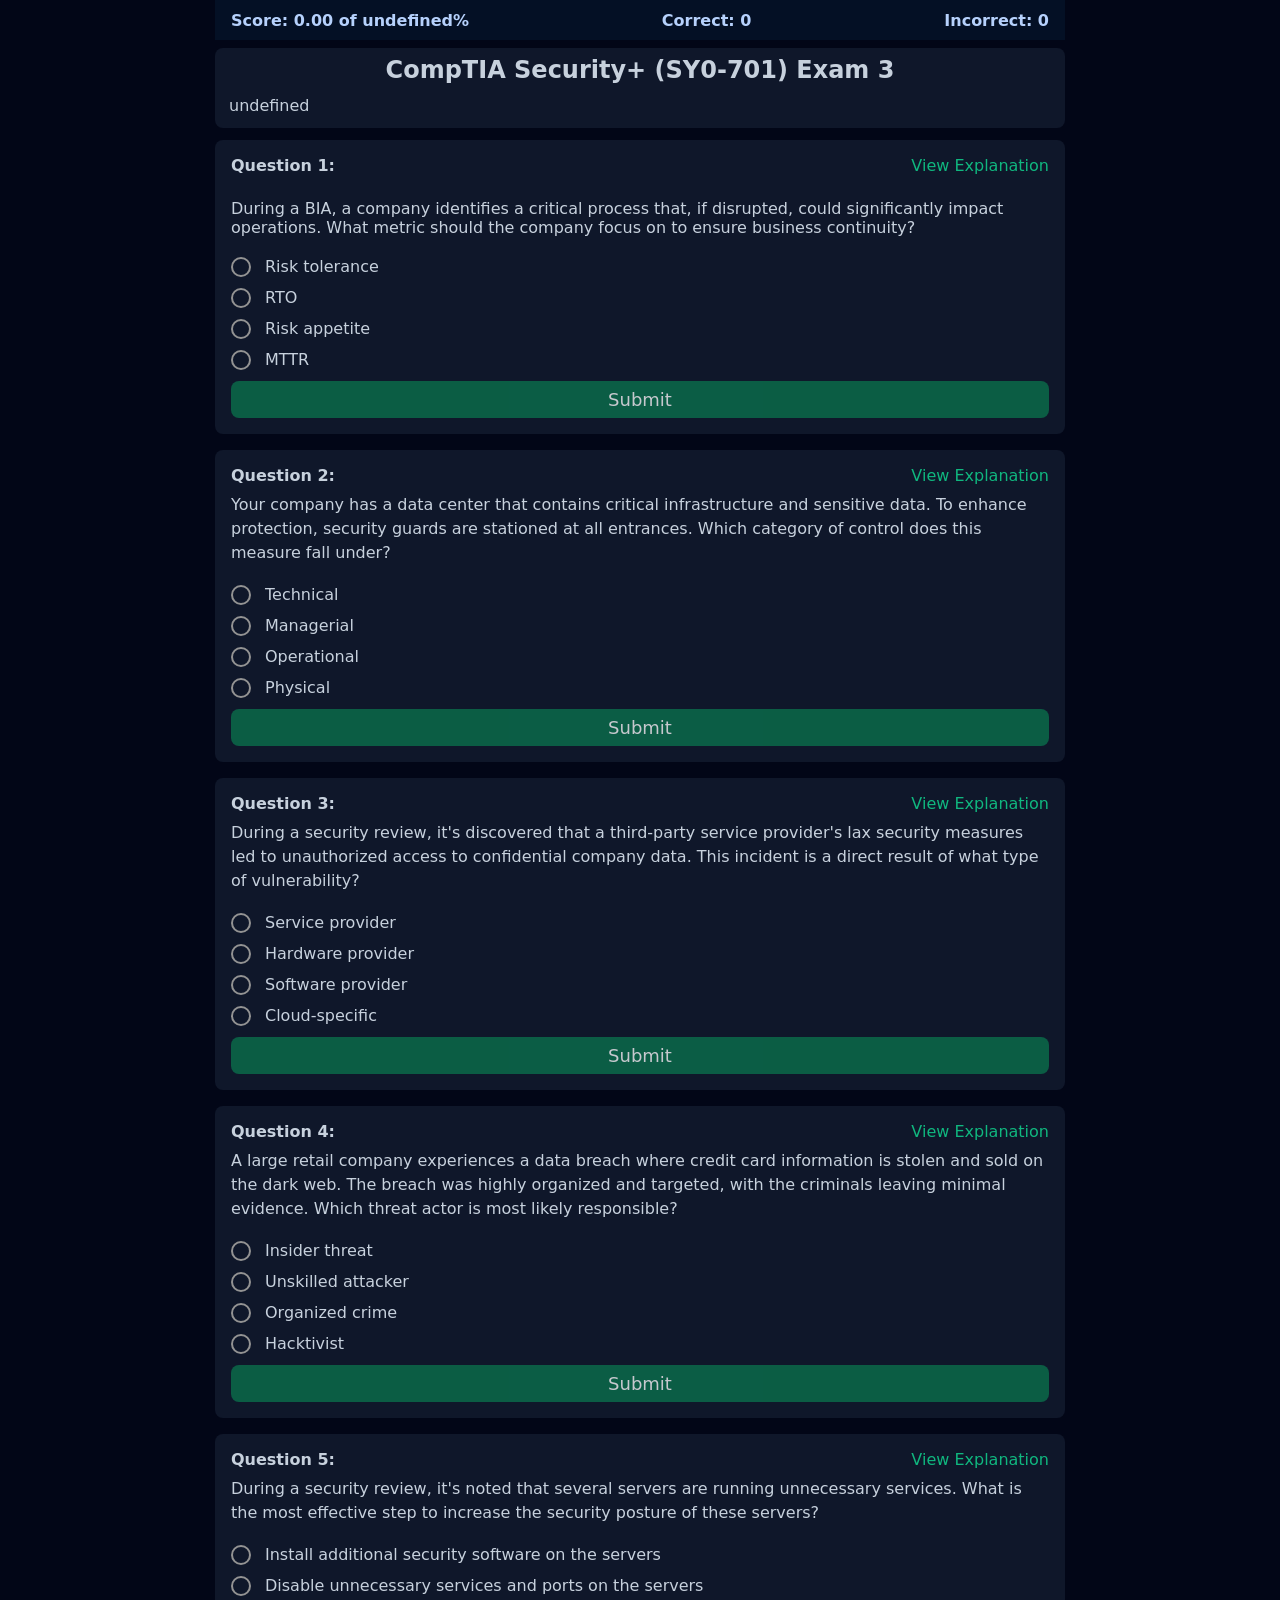
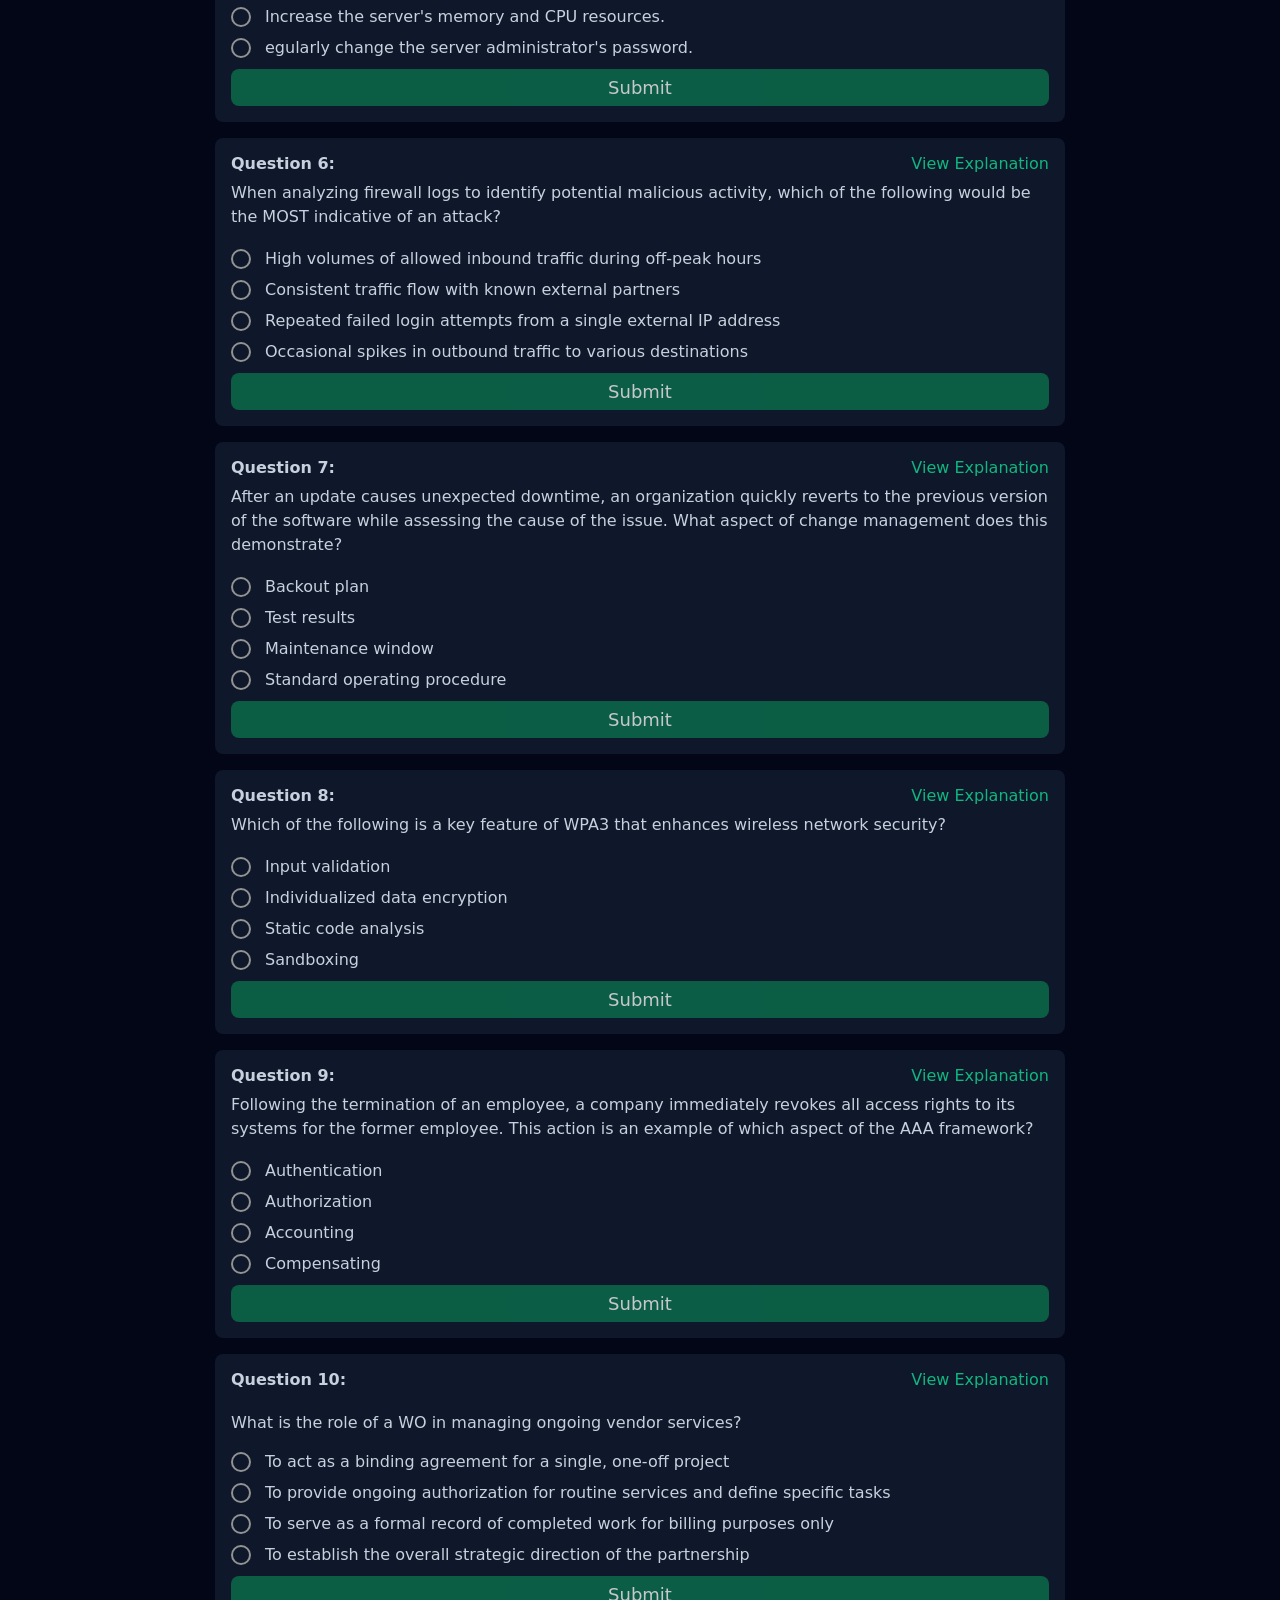
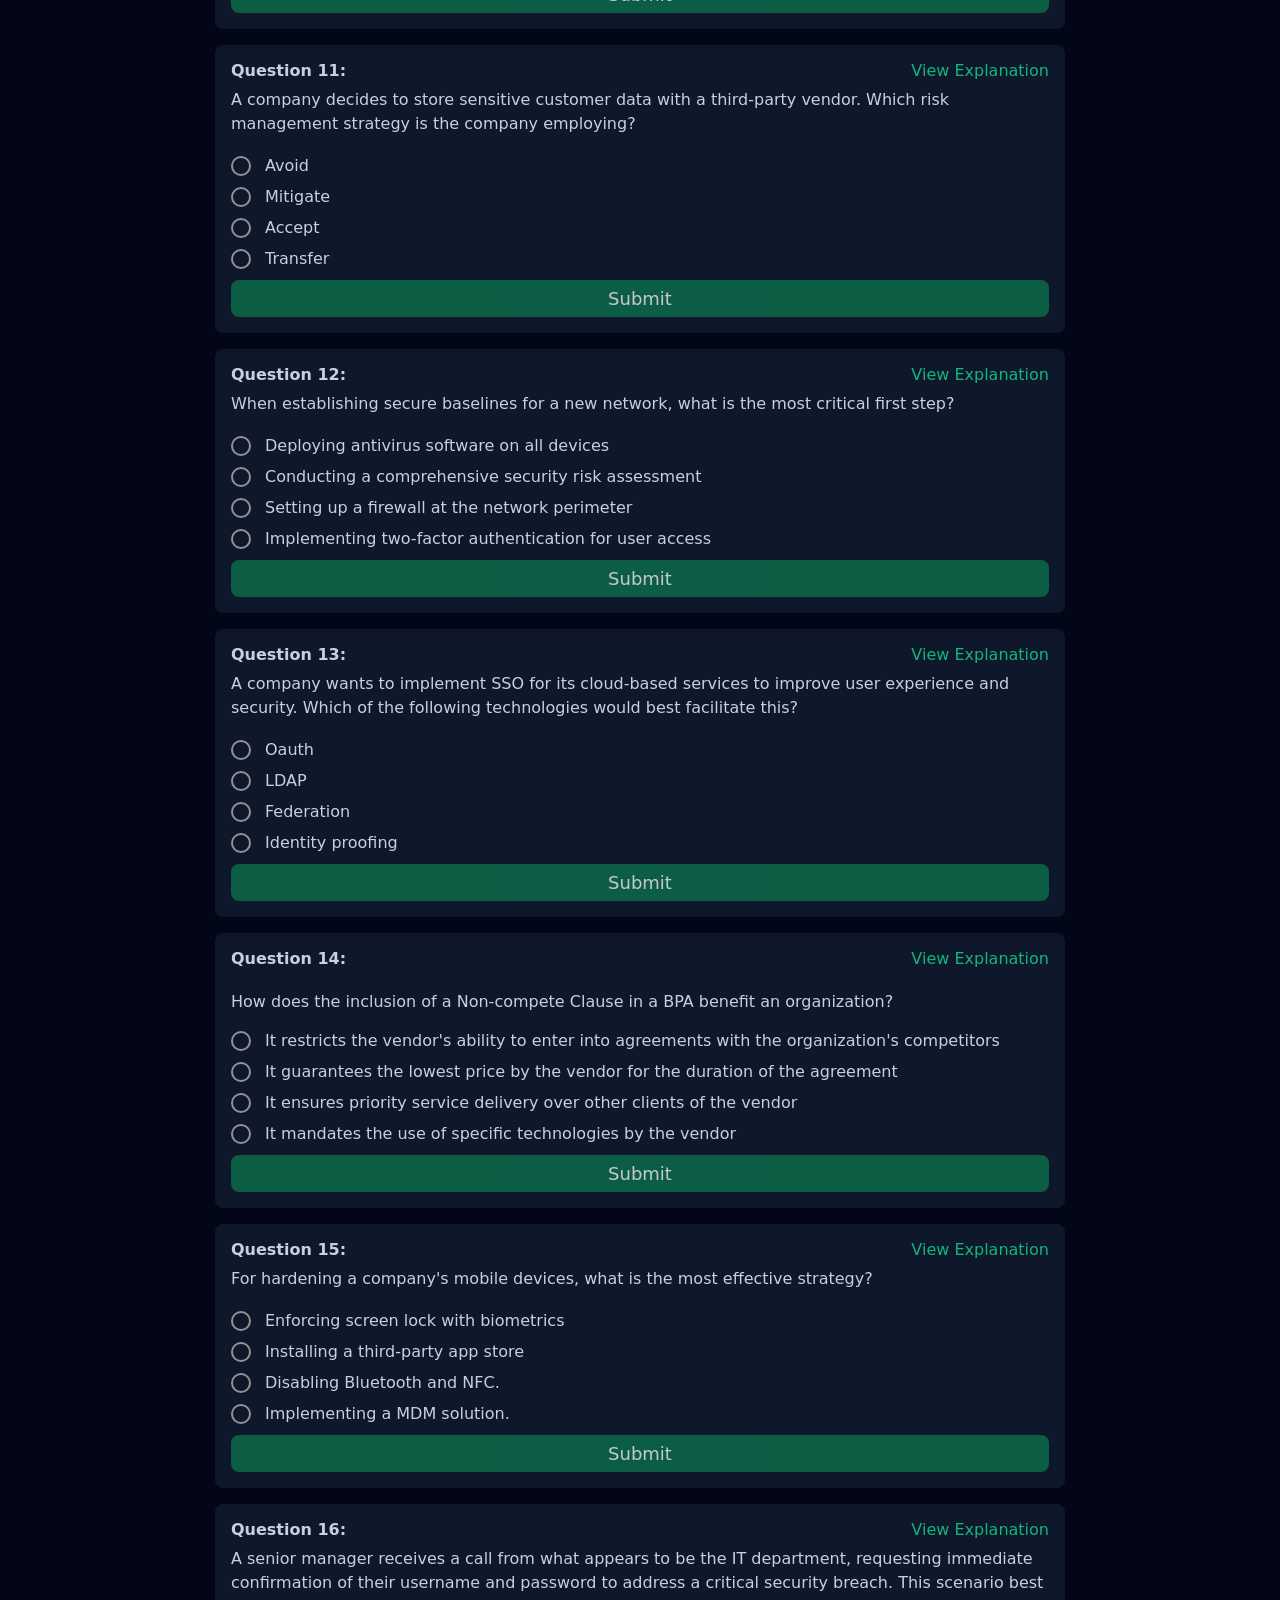
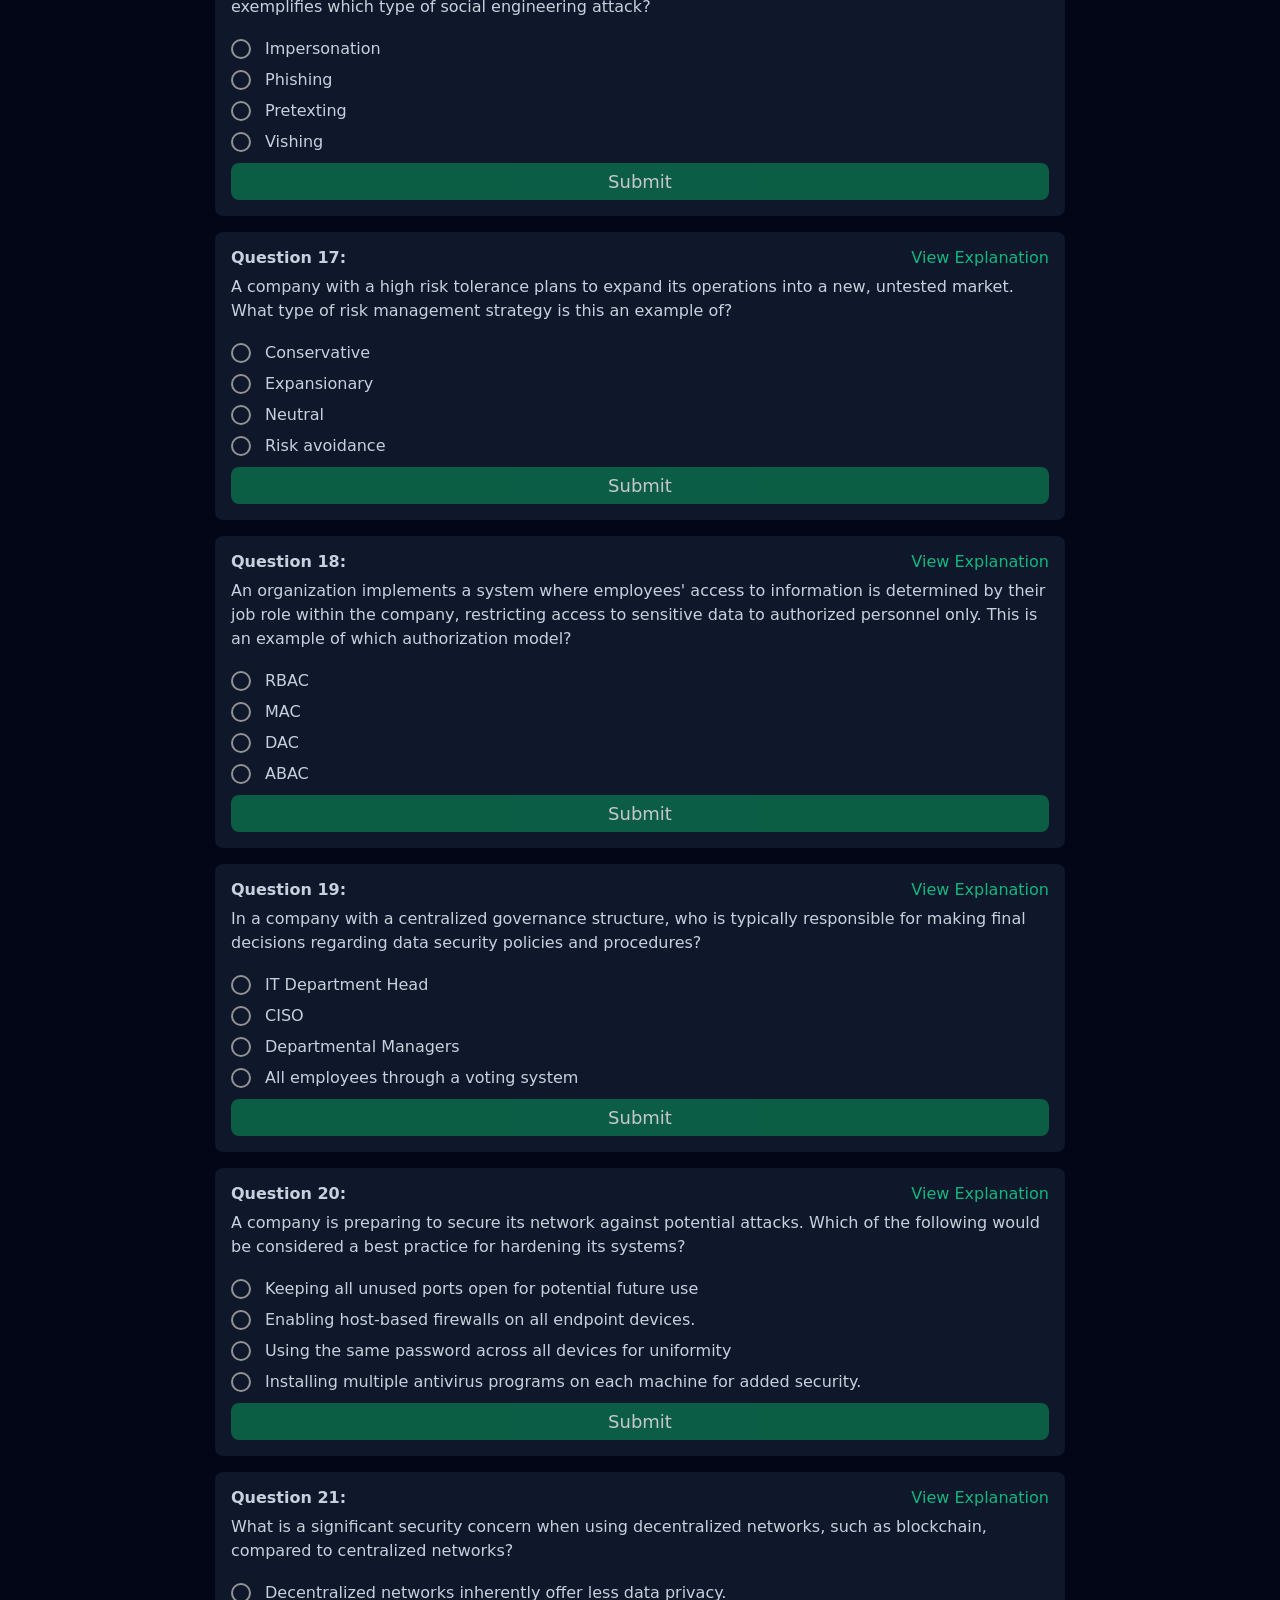
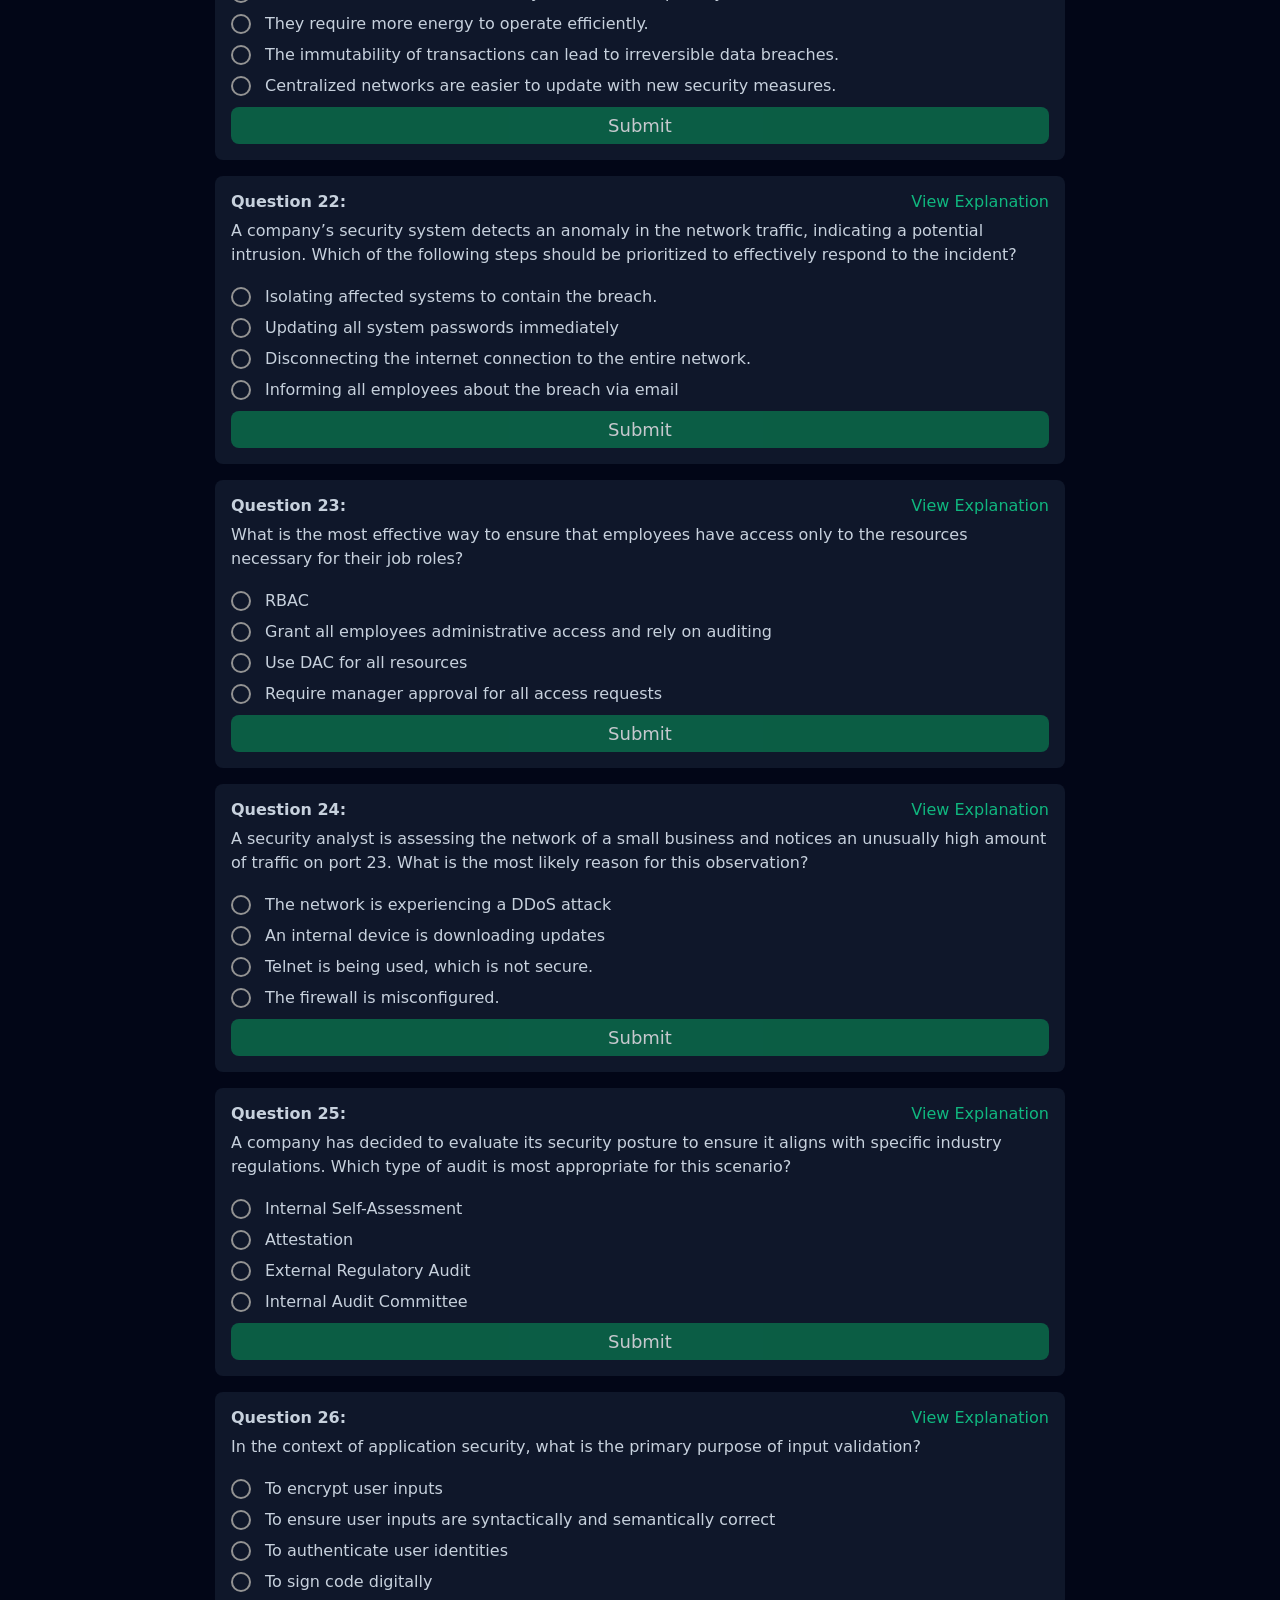
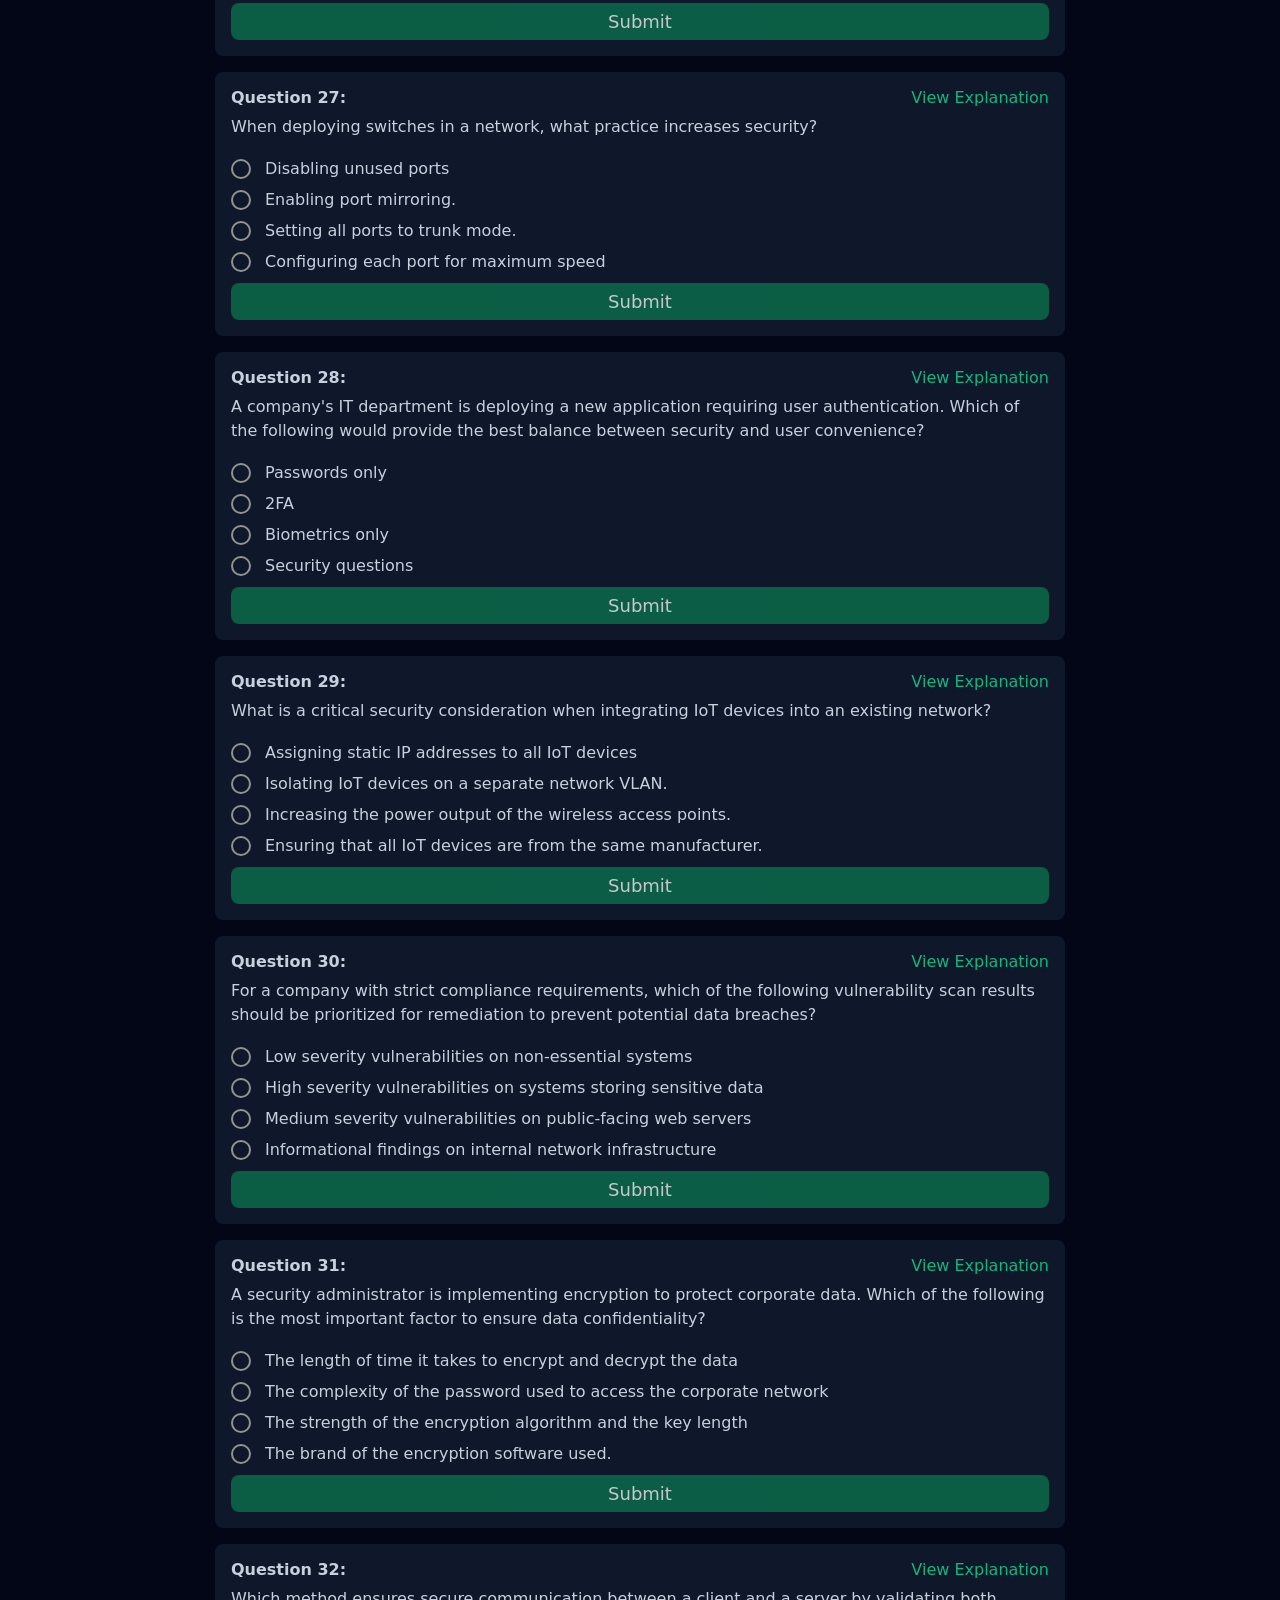
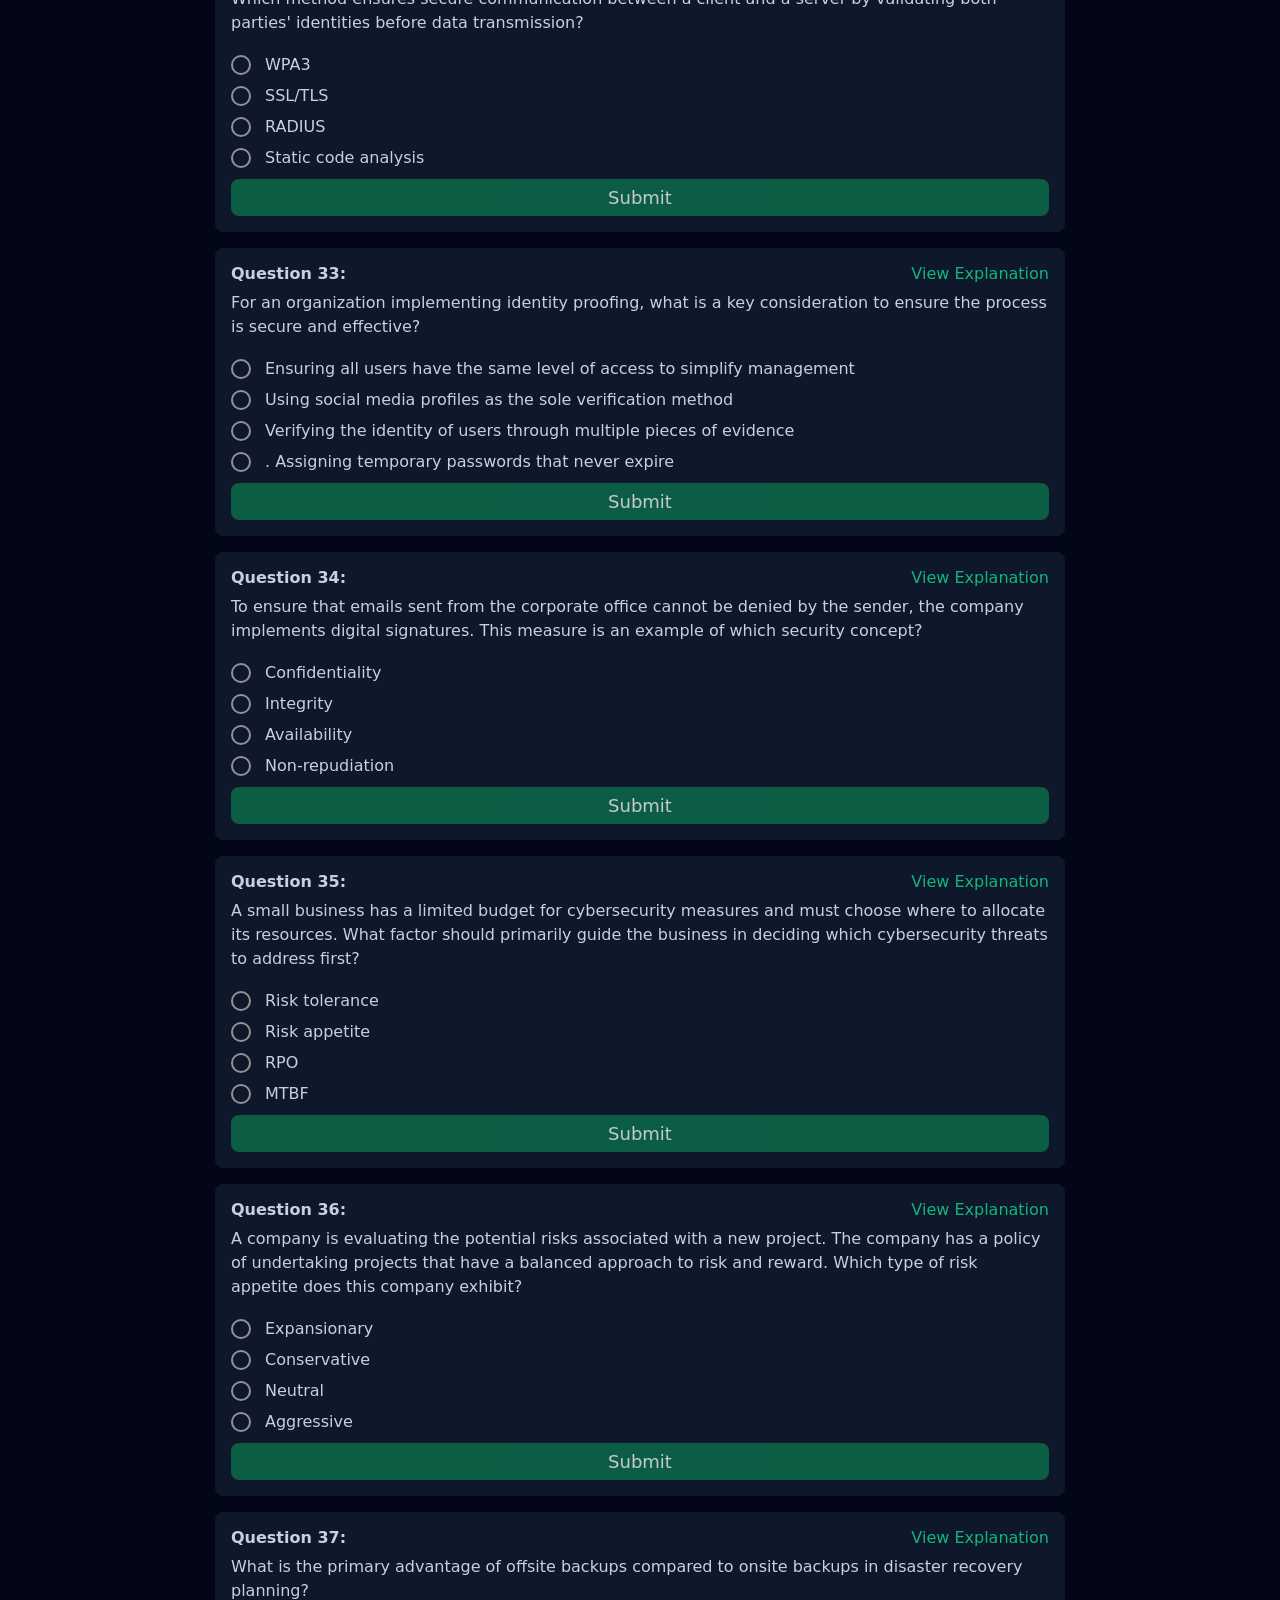
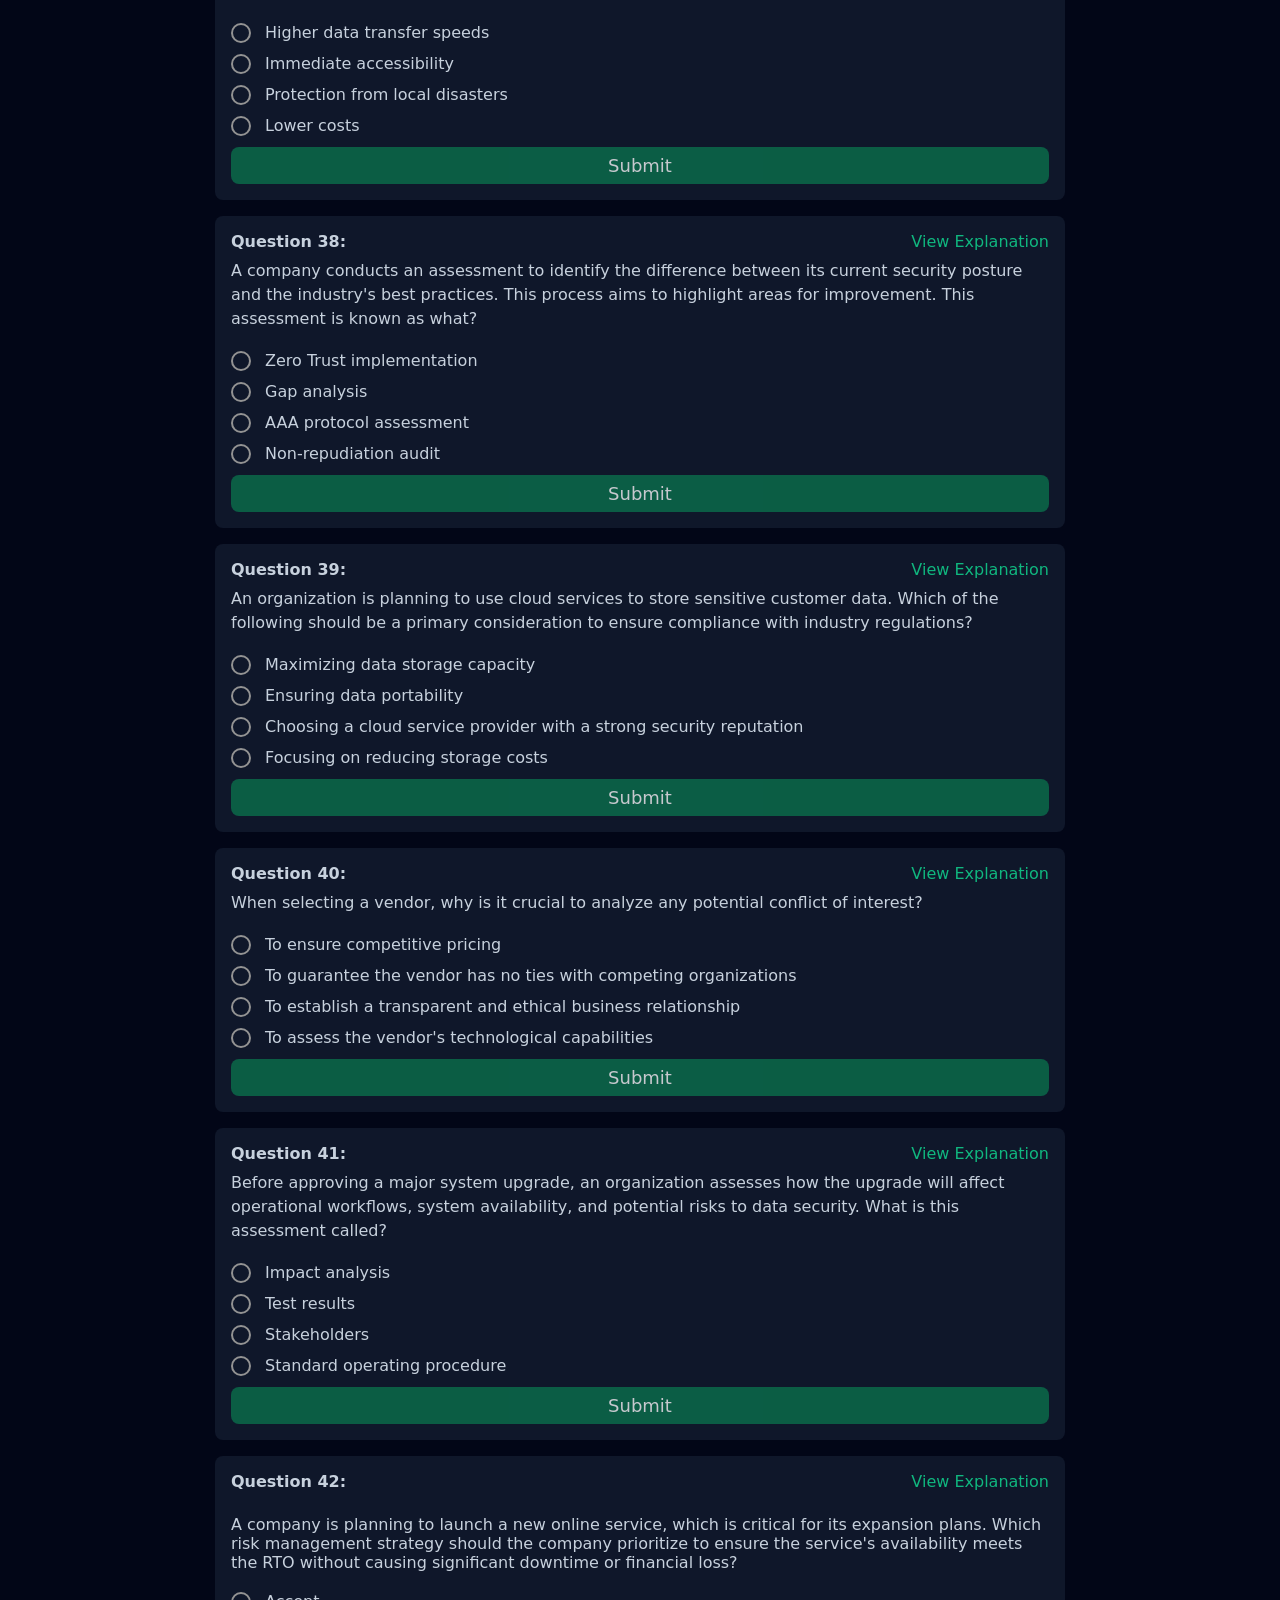
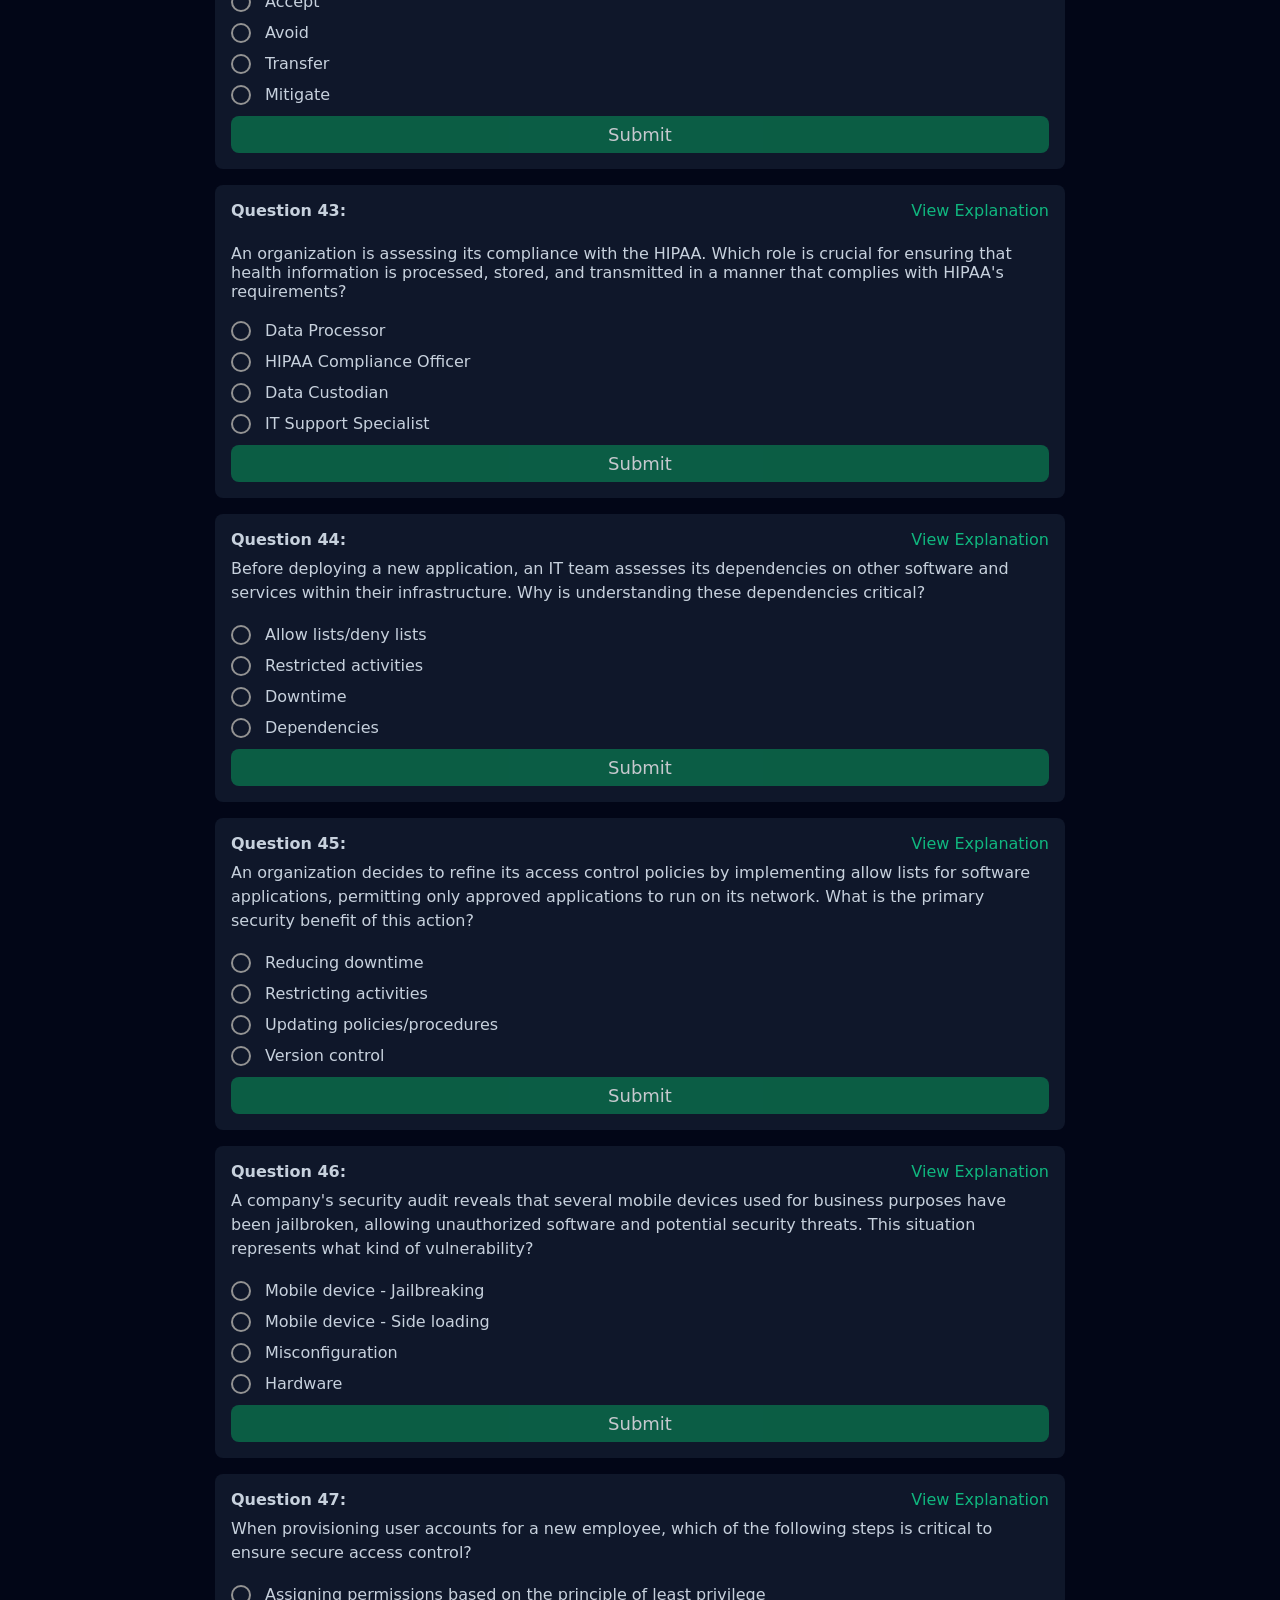
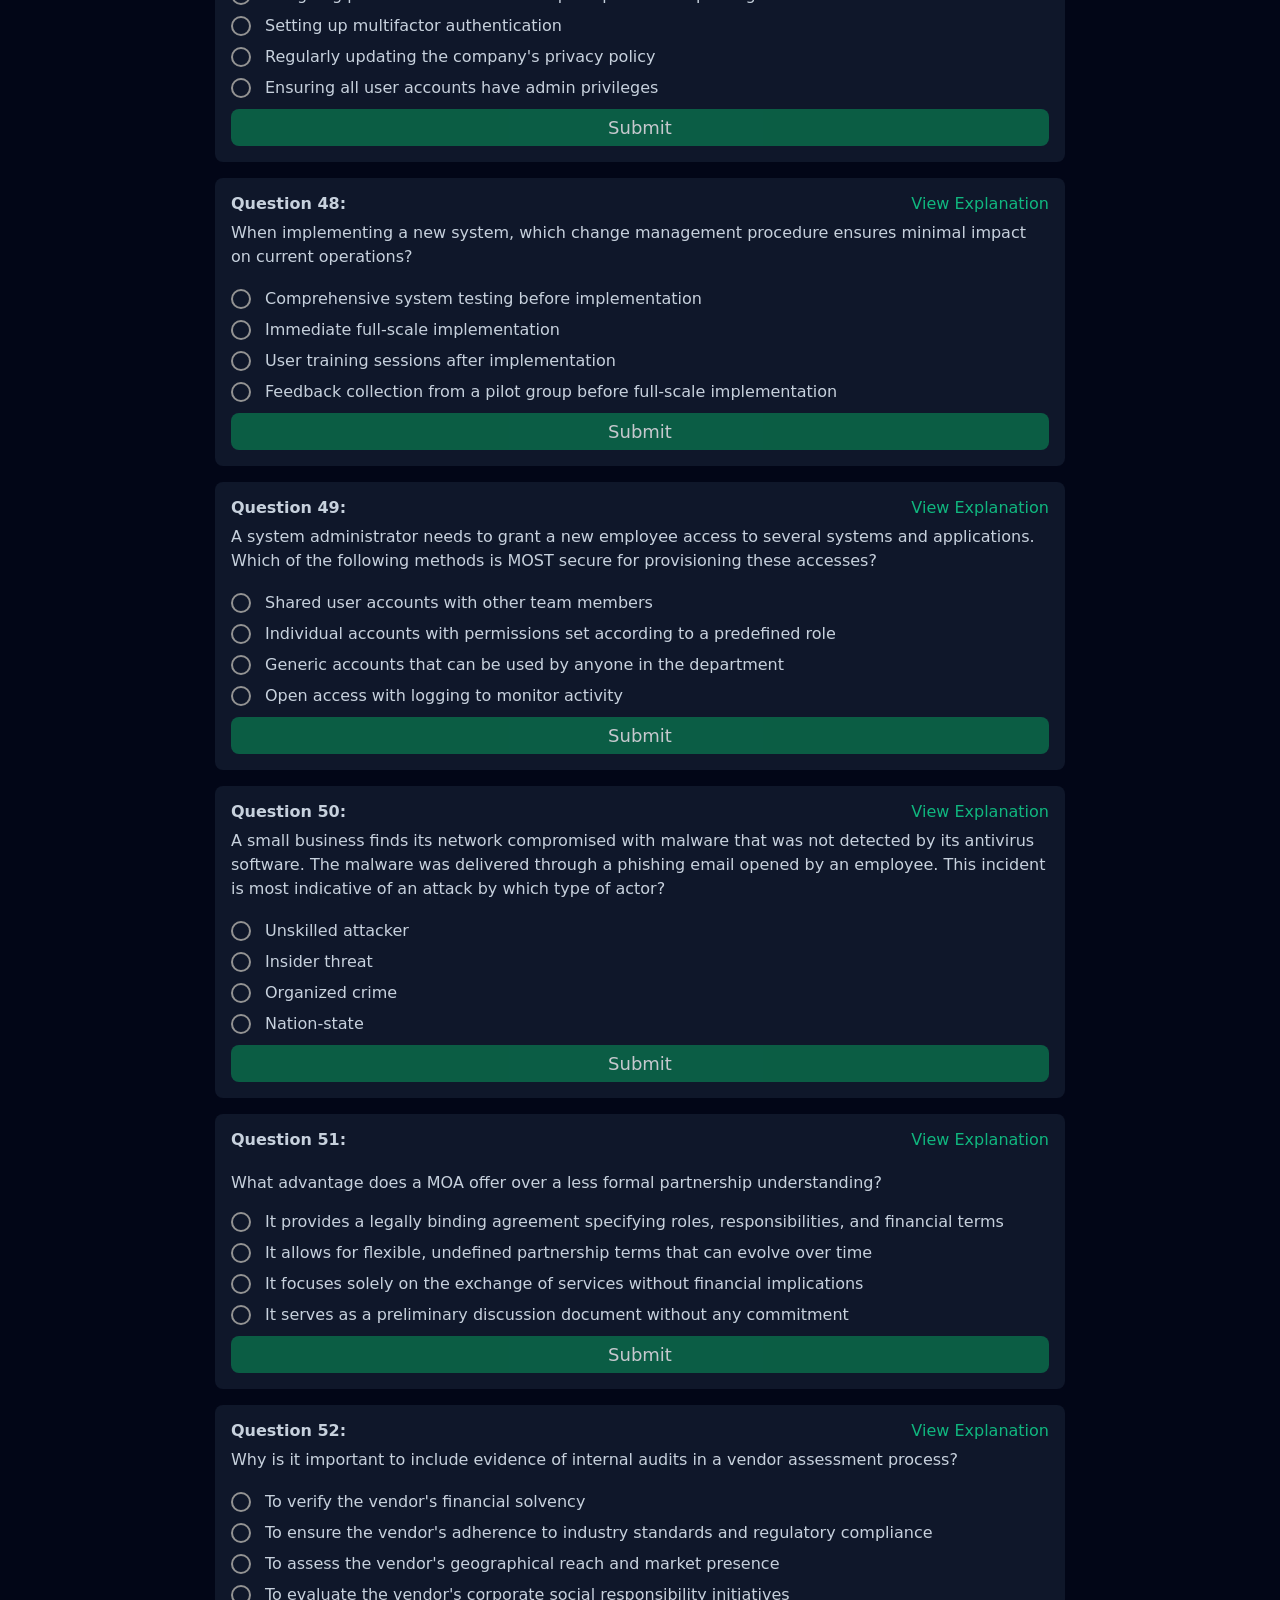
<file: Practice-test-01/3.3 CompTIA Security+ (SY0-701) Exam 3.html>
<!DOCTYPE html>
<html lang="en">
  <head>
    <meta charset="UTF-8" />
    <meta http-equiv="X-UA-Compatible" content="IE=edge" />
    <meta name="viewport" content="width=device-width, initial-scale=1.0" />
    <title>Quiz</title>
    <style>
      * {
        font-family: system-ui, -apple-system, BlinkMacSystemFont, 'Segoe UI', Roboto, Oxygen, Ubuntu,
          Cantarell, 'Open Sans', 'Helvetica Neue', sans-serif;
        margin: 0;
        padding: 0;
        box-sizing: border-box;
        font-size: 16px;
      }

      main {
        padding-top: 48px;
      }

      :root {
        --large-device-width: 850px;
        --primary-color: #0f172a;
        --secondary-color: #020617;
        --primary-text-color: #c7d1dd;
        --secondary-text-color: #061602;
        --success-background: hsl(159, 82%, 24%);
        --success-foreground: hsl(164, 86%, 16%);
        --success: hsl(160, 84%, 39%);
        --danger: #ef4444;
        --warning: #f59e0b;
        --info-background: hsl(218, 81%, 8%);
        --info-foreground: hsl(217, 91%, 85%);
        --border-color: #d1d7dc;
        --check-box-size: 20px;
        /* control the size */
        --check-box-color: var(--info-foreground);
        /* the active color */
      }

      body {
        position: relative;
        background-color: #020617;
        color: var(--primary-text-color);
      }

      #score-stats-container {
        position: fixed;
        z-index: 10;
        top: 0;
        height: 40px;
        width: 100%;
        background-color: var(--info-background);

        padding: 0px 16px;
        color: var(--info-foreground);
        font-weight: 600;
        display: flex;
        align-items: center;
        justify-content: space-between;
      }

      #quiz-container {
        border-radius: 8px;
        display: flex;
        gap: 16px;
        flex-direction: column;
      }

      input[type='radio'] {
        height: var(--check-box-size);
        aspect-ratio: 1;
        border: calc(var(--check-box-size) / 8) solid #939393;
        padding: calc(var(--check-box-size) / 8);
        background: radial-gradient(farthest-side, var(--check-box-color) 94%, #0000) 50%/0 0 no-repeat
          content-box;
        border-radius: 50%;
        outline-offset: calc(var(--check-box-size) / 10);
        -webkit-appearance: none;
        -moz-appearance: none;
        appearance: none;
        cursor: pointer;
        font-size: inherit;
        transition: 0.3s;
      }

      input[type='radio']:checked {
        border-color: var(--check-box-color);
        background-size: 100% 100%;
      }

      input[type='radio']:disabled {
        background: linear-gradient(#939393 0 0) 50%/100% 20% no-repeat content-box;
        opacity: 0.5;
        cursor: not-allowed;
      }

      label {
        /* display: inline-flex; */
        align-items: center;
        gap: 10px;
        cursor: pointer;
        padding: 4px 6px;
        border-radius: 4px;
      }

      @media (max-width: 767px) {
        input[type='radio'],
        label {
          cursor: default;
        }

        #quiz-container {
          margin-left: 8px;
          margin-right: 8px;
        }
      }

      /* PC (Desktop devices) */
      @media (min-width: 768px) {
        body {
          display: flex;
          justify-content: center;
        }

        main {
          max-width: var(--large-device-width);
        }

        #score-stats-container {
          max-width: var(--large-device-width);
        }

        dialog {
          max-width: var(--large-device-width);
        }
      }

      @media print {
        input[type='radio'] {
          background: none !important;
          border-color: #939393 !important;
        }

        input[type='radio']:checked {
          border-color: #939393 !important;
        }
      }

      .question-lable {
        display: flex;
        align-items: center;
        gap: 8px;
      }

      button {
        -webkit-tap-highlight-color: transparent;
        -webkit-touch-callout: none;
        -webkit-user-select: none;
        user-select: none;
        outline: none;
        position: relative;
        overflow: hidden;
        cursor: pointer;
      }

      .button {
        background-color: var(--success-background);
        border: none;
        color: #f4f5f7;
        opacity: 0.8;
        font-size: 18px;
        flex-grow: 1;
        padding: 8px 16px;
        border-radius: 8px;
      }

      .button:hover {
        opacity: 1;
      }

      .explanation-btn {
        border: none;
        color: var(--success);
        background-color: transparent;
      }

      #submit-button:active::after {
        background-color: #ef4444;
      }

      .single-question-container {
        background-color: var(--primary-color);
        display: flex;
        flex-direction: column;
        gap: 8px;
        padding: 16px;
        border-radius: 8px;
      }

      #modal-content {
        padding: 16px;
        line-height: 24px;
      }

      dialog::backdrop {
        background: rgba(0, 0, 0, 0.5);
      }

      dialog {
        position: fixed;
        border: 1px solid var(--border-color);
        background-color: var(--primary-color);
        color: rgb(240, 241, 248);
        padding: 16px;
        border-radius: 8px;
        width: 80vw;
        max-height: 80vh;
        overflow: auto;
        top: 50%;
        left: 50%;
        -webkit-transform: translateX(-50%) translateY(-50%);
        -moz-transform: translateX(-50%) translateY(-50%);
        -ms-transform: translateX(-50%) translateY(-50%);
        transform: translateX(-50%) translateY(-50%);
      }

      #close-modal-btn {
        position: absolute;
        top: 4px;
        right: 4px;
        padding: 2px 8px;
        border-radius: 2px;
        border: none;
        background-color: var(--danger);
      }

      .correct-answer label {
        border: 2px solid var(--success);
        width: 100%;
      }

      .incorrect-answer label {
        border: 2px solid var(--danger);
        width: 100%;
      }

      .options-container {
        display: flex;
        flex-direction: column;
        gap: 4px;
      }

      #quiz-meta-container {
        border-radius: 8px;
        background-color: var(--primary-color);
        margin-bottom: 12px;
        padding: 8px;
      }

      #quiz-title {
        text-align: center;
        font-size: 24px;
        margin-bottom: 8px;
      }

      #quiz-description {
        line-height: 1.5;
        padding: 2px 6px;
      }
      img {
        width: 100%;
      }
    </style>
  </head>

  <body onload="main()">
    <main>
      <section id="quiz-meta-container">
        <h1 id="quiz-title"></h1>
        <p id="quiz-description"></p>
      </section>
      <section id="score-stats-container">
        <div id="score-card">
          Score: <span id="current-score">999</span> of
          <span id="pass-percent">999%</span>
        </div>
        <div>Correct: <span id="correct-answers">999</span></div>
        <div>Incorrect: <span id="wrong-answers">999</span></div>
      </section>

      <section id="quiz-container"></section>

      <dialog id="modal" class="modal-container">
        <div id="modal-content">
          <p id="modal-text"></p>
        </div>
      </dialog>
    </main>

    <script>
      const quizData = {"quiz_id":6185704,"quiz_title":"CompTIA Security+ (SY0-701) Exam 3","questions":[{"_class":"assessment","id":82849290,"assessment_type":"multiple-choice","prompt":{"question":"To enhance the organization&#x27;s security posture, management decides to conduct security awareness training for all employees. Under which category of control does this initiative fall?","answers":["Technical","Managerial","Operational","Physical"],"explanation":"Security awareness training for employees is categorized under managerial controls. This initiative involves creating and implementing policies and procedures to increase security awareness among employees, which is a strategic approach. Managerial controls are concerned with the management&#x27;s commitment to and direction of an organization&#x27;s security program. Unlike technical controls, which use technology to protect information and systems, and operational controls, which are the implementation of physical and technical controls, managerial controls focus on policy, training, and strategy to guide the organization&#x27;s overall security efforts."},"correct_response":["b"],"section":"","question_plain":"To enhance the organization&#x27;s security posture, management decides to conduct security awareness training for all employees. Under which category of control does this initiative fall?","related_lectures":[]},{"_class":"assessment","id":82849292,"assessment_type":"multiple-choice","prompt":{"question":"Your company has a data center that contains critical infrastructure and sensitive data. To enhance protection, security guards are stationed at all entrances. Which category of control does this measure fall under?","answers":["Technical","Managerial","Operational","Physical"],"explanation":"Stationing security guards at the entrances of a data center is a physical control measure. Physical controls are implemented to prevent unauthorized access to facilities, equipment, and resources, and to protect personnel from harm. They include tangible measures such as locks, fencing, security guards, and surveillance cameras. Unlike technical controls, which involve the use of technology to safeguard data, or managerial controls, which focus on the administrative aspects of security, physical controls are concerned with the physical aspects of security."},"correct_response":["d"],"section":"","question_plain":"Your company has a data center that contains critical infrastructure and sensitive data. To enhance protection, security guards are stationed at all entrances. Which category of control does this measure fall under?","related_lectures":[]},{"_class":"assessment","id":82849294,"assessment_type":"multiple-choice","prompt":{"question":"An organization decides to document all its security procedures, including response protocols for different types of security incidents. Which category of control does this documentation belong to?","answers":["Technical","Managerial","Operational","Physical"],"explanation":"Documenting security procedures, including incident response protocols, falls under managerial controls. Managerial controls involve the policies, procedures, and guidelines that dictate how the organization manages and protects its information assets. This includes the documentation of security procedures to ensure a standardized and informed response to incidents. Unlike technical controls, which focus on technology-based security measures, or operational controls, which are the execution of these measures, managerial controls deal with the overarching management and strategic framework for security within the organization."},"correct_response":["b"],"section":"","question_plain":"An organization decides to document all its security procedures, including response protocols for different types of security incidents. Which category of control does this documentation belong to?","related_lectures":[]},{"_class":"assessment","id":82849296,"assessment_type":"multiple-choice","prompt":{"question":"<p>To identify and alert on potential security breaches, an organization deploys an IDS that monitors network traffic for suspicious activities. Which type of control does the IDS exemplify?</p>","relatedLectureIds":[],"links":[],"feedbacks":["","","",""],"explanation":"An intrusion detection system (IDS) is an example of a detective control. Detective controls are designed to identify and alert on incidents that have occurred, allowing the organization to respond accordingly. By monitoring network traffic for suspicious activities, an IDS detects potential security breaches, providing timely alerts that enable the organization to take action to mitigate the impact of the incident. This is in contrast to preventive controls, which aim to prevent incidents from occurring in the first place, and corrective controls, which are measures taken to repair the damage after an incident has occurred.","answers":["Preventive","Deterrent","Detective","Corrective"]},"correct_response":["c"],"section":"","question_plain":"To identify and alert on potential security breaches, an organization deploys an IDS that monitors network traffic for suspicious activities. Which type of control does the IDS exemplify?","related_lectures":[]},{"_class":"assessment","id":82849298,"assessment_type":"multiple-choice","prompt":{"question":"To ensure that emails sent from the corporate office cannot be denied by the sender, the company implements digital signatures. This measure is an example of which security concept?","answers":["Confidentiality","Integrity","Availability","Non-repudiation"],"explanation":"Digital signatures provide non-repudiation by ensuring that once a sender has signed a document or message, they cannot deny having sent it. Non-repudiation is a security concept that prevents an individual or entity from denying the authenticity of their signature on a document or the sending of a message that they originated. This is particularly important in legal, financial, and sensitive communications, ensuring accountability and authenticity. This concept is distinct from confidentiality, which protects data from unauthorized access, integrity, which ensures data remains unchanged and accurate, and availability, which ensures data is accessible when needed."},"correct_response":["d"],"section":"","question_plain":"To ensure that emails sent from the corporate office cannot be denied by the sender, the company implements digital signatures. This measure is an example of which security concept?","related_lectures":[]},{"_class":"assessment","id":82849300,"assessment_type":"multiple-choice","prompt":{"question":"An organization implements a system where employees&#x27; access to information is determined by their job role within the company, restricting access to sensitive data to authorized personnel only. This is an example of which authorization model?","relatedLectureIds":[],"links":[],"feedbacks":["","","",""],"explanation":"Role-Based Access Control (RBAC) is an authorization model where access rights are based on the roles of individual users within an organization. This approach simplifies management of user permissions since access can be controlled based on job roles, making it easier to enforce the principle of least privilege. RBAC is different from Mandatory Access Control (MAC), which is based on policy rules and classifications, Discretionary Access Control (DAC), where the data owner decides on access, and Attribute-Based Access Control (ABAC), which uses policies that evaluate attributes (user, resource, environment) to make decisions.","answers":["<p>RBAC</p>","<p>MAC</p>","<p>DAC</p>","<p>ABAC</p>"]},"correct_response":["a"],"section":"","question_plain":"An organization implements a system where employees&#x27; access to information is determined by their job role within the company, restricting access to sensitive data to authorized personnel only. This is an example of which authorization model?","related_lectures":[]},{"_class":"assessment","id":82849302,"assessment_type":"multiple-choice","prompt":{"question":"A company conducts an assessment to identify the difference between its current security posture and the industry&#x27;s best practices. This process aims to highlight areas for improvement. This assessment is known as what?","answers":["Zero Trust implementation","Gap analysis","AAA protocol assessment","Non-repudiation audit"],"explanation":"Conducting an assessment to identify differences between the current security posture and industry best practices, aiming to highlight areas for improvement, is known as gap analysis. Gap analysis in security is a strategic tool used to compare what a company is currently doing in terms of security against what it should be doing, based on best practices or regulatory requirements. This process helps in identifying vulnerabilities, weaknesses, and areas needing enhancement to strengthen the security framework. This is distinct from implementing Zero Trust, which is a security model that assumes breaches are inevitable and verifies every request as if it originates from an open network, AAA protocol assessment, which involves reviewing authentication, authorization, and accounting processes, and non-repudiation audits, which focus on ensuring actions or transactions cannot be denied by the parties involved."},"correct_response":["b"],"section":"","question_plain":"A company conducts an assessment to identify the difference between its current security posture and the industry&#x27;s best practices. This process aims to highlight areas for improvement. This assessment is known as what?","related_lectures":[]},{"_class":"assessment","id":82849304,"assessment_type":"multiple-choice","prompt":{"question":"<p>Which security principle is specifically applied when configuring user systems to provide only the necessary access for job performance?</p>","relatedLectureIds":[],"links":[],"feedbacks":["","","",""],"explanation":"<p>The principle of least privilege is a fundamental security concept applied when configuring systems to ensure that users only have the access necessary to perform their jobs. By implementing this principle, organizations minimize potential attack vectors by ensuring that each user has the minimal level of access required to fulfill their duties. This reduces the risk of unauthorized access to sensitive information and is crucial for effective security management. It is distinct from authentication, which verifies a user’s identity; accounting, which tracks user actions; and Zero Trust, which requires verification for every access request, regardless of the source.</p>","answers":["Authentication","<p>Least privilege</p>","<p>Zero Trust</p>","<p>Accounting</p>"]},"correct_response":["b"],"section":"","question_plain":"Which security principle is specifically applied when configuring user systems to provide only the necessary access for job performance?","related_lectures":[]},{"_class":"assessment","id":82849306,"assessment_type":"multiple-choice","prompt":{"question":"A financial institution implements a security model that requires continuous verification of every access request to its network, regardless of the user&#x27;s location or device. This approach is indicative of which security concept?","answers":["Gap analysis","AAA","Zero Trust",") Non-repudiation"],"explanation":"Implementing a security model that requires continuous verification of every access request, regardless of the user&#x27;s location or device, is indicative of the Zero Trust security concept. Zero Trust operates on the assumption that threats can come from anywhere and that simply being inside the network does not automatically confer trust. This model emphasizes the need for strict identity verification, minimal access rights, and understanding the security posture of devices and networks to prevent unauthorized access. Unlike gap analysis, which assesses the difference between current and desired security states, AAA, which stands for Authentication, Authorization, and Accounting, or non-repudiation, which ensures actions cannot be denied, Zero Trust is a comprehensive approach to securing IT infrastructure by never assuming trust."},"correct_response":["c"],"section":"","question_plain":"A financial institution implements a security model that requires continuous verification of every access request to its network, regardless of the user&#x27;s location or device. This approach is indicative of which security concept?","related_lectures":[]},{"_class":"assessment","id":82849308,"assessment_type":"multiple-choice","prompt":{"question":"Following the termination of an employee, a company immediately revokes all access rights to its systems for the former employee. This action is an example of which aspect of the AAA framework?","answers":["Authentication","Authorization","Accounting","Compensating"],"explanation":"Revoking all access rights to its systems for a former employee immediately following their termination is an example of managing authorization. Authorization involves determining and enforcing what resources a user can access and what actions they can perform within a system or network. When an employee leaves the company, revoking their access rights prevents potential unauthorized access, ensuring that only current, authorized users can access company resources. This process is a critical aspect of maintaining security and is distinct from authentication, which is the process of verifying identity, accounting, which tracks user activities, and compensating controls, which are alternative strategies used to mitigate risk when primary controls are insufficient."},"correct_response":["b"],"section":"","question_plain":"Following the termination of an employee, a company immediately revokes all access rights to its systems for the former employee. This action is an example of which aspect of the AAA framework?","related_lectures":[]},{"_class":"assessment","id":82849310,"assessment_type":"multiple-choice","prompt":{"question":"Before approving a major system upgrade, an organization assesses how the upgrade will affect operational workflows, system availability, and potential risks to data security. What is this assessment called?","answers":["Impact analysis","Test results","Stakeholders","Standard operating procedure"],"explanation":"This assessment is called impact analysis, which is the process of evaluating how proposed changes, such as a major system upgrade, will affect operational workflows, system availability, and data security. Impact analysis is critical for understanding the potential risks and benefits of a change, allowing decision-makers to weigh the consequences before proceeding. This step is essential for maintaining the balance between advancing technology and ensuring the security and efficiency of operations, differentiating it from merely reviewing test results or involving stakeholders in the decision-making process."},"correct_response":["a"],"section":"","question_plain":"Before approving a major system upgrade, an organization assesses how the upgrade will affect operational workflows, system availability, and potential risks to data security. What is this assessment called?","related_lectures":[]},{"_class":"assessment","id":82849312,"assessment_type":"multiple-choice","prompt":{"question":"After an update causes unexpected downtime, an organization quickly reverts to the previous version of the software while assessing the cause of the issue. What aspect of change management does this demonstrate?","answers":["Backout plan","Test results","Maintenance window","Standard operating procedure"],"explanation":"Quickly reverting to the previous version of the software after an update causes unexpected downtime demonstrates the execution of a backout plan. A backout plan is a contingency measure within change management designed to reverse changes in case they result in unforeseen problems, such as system outages or performance issues. This approach ensures that the organization can maintain operational continuity and security by swiftly restoring the system to its prior state while the underlying issues are addressed, highlighting its importance over analyzing test results or adhering to standard operating procedures in crisis situations."},"correct_response":["a"],"section":"","question_plain":"After an update causes unexpected downtime, an organization quickly reverts to the previous version of the software while assessing the cause of the issue. What aspect of change management does this demonstrate?","related_lectures":[]},{"_class":"assessment","id":82849314,"assessment_type":"multiple-choice","prompt":{"question":"An organization decides to refine its access control policies by implementing allow lists for software applications, permitting only approved applications to run on its network. What is the primary security benefit of this action?","answers":["Reducing downtime","Restricting activities","Updating policies/procedures","Version control"],"explanation":"Implementing allow lists for software applications primarily benefits security by restricting activities on the network to only those that are approved, thereby reducing the risk of malware infections and unauthorized application use. This proactive security measure ensures that only known, trusted applications can operate, significantly enhancing the organization&#x27;s security posture. This approach is more directly beneficial to improving security than reducing downtime, which is more about operational efficiency, updating policies/procedures, which is an administrative action, or version control, which manages changes in documents or software versions."},"correct_response":["b"],"section":"","question_plain":"An organization decides to refine its access control policies by implementing allow lists for software applications, permitting only approved applications to run on its network. What is the primary security benefit of this action?","related_lectures":[]},{"_class":"assessment","id":82849316,"assessment_type":"multiple-choice","prompt":{"question":"After applying security patches, it&#x27;s necessary to restart certain services to ensure the patches take effect. What is the immediate technical implication of this requirement?","answers":["Downtime","Restricted activities","Documentation","Version control"],"explanation":"The immediate technical implication of needing to restart services after applying security patches is downtime. This requirement means that the affected services will be temporarily unavailable, impacting the organization&#x27;s operations. Planning for this downtime is essential to minimize operational disruptions, making it a critical consideration in the patch management process. This concern is more immediate and impactful than the need for restricted activities, which relates to limiting user actions, documentation, which involves updating related records, or version control, which is about managing changes to documents or software."},"correct_response":["a"],"section":"","question_plain":"After applying security patches, it&#x27;s necessary to restart certain services to ensure the patches take effect. What is the immediate technical implication of this requirement?","related_lectures":[]},{"_class":"assessment","id":82849318,"assessment_type":"multiple-choice","prompt":{"question":"Before deploying a new application, an IT team assesses its dependencies on other software and services within their infrastructure. Why is understanding these dependencies critical?","answers":["Allow lists/deny lists","Restricted activities","Downtime","Dependencies"],"explanation":"Understanding dependencies is critical before deploying a new application because dependencies can affect the application&#x27;s functionality, compatibility, and security. If an application relies on other software or services that are outdated or vulnerable, it could inherit those vulnerabilities or fail to operate correctly. This assessment is crucial to ensure that all components work harmoniously and securely, surpassing the concerns related to managing allow lists/deny lists, which control access, restricting activities, or planning for downtime, though those are also important in their contexts."},"correct_response":["d"],"section":"","question_plain":"Before deploying a new application, an IT team assesses its dependencies on other software and services within their infrastructure. Why is understanding these dependencies critical?","related_lectures":[]},{"_class":"assessment","id":82849320,"assessment_type":"multiple-choice","prompt":{"question":"After a security update, a critical application requires a restart to apply the changes. What is the primary concern for this process?","answers":["Service restart","Application restart","Documentation","Version control"],"explanation":"The primary concern for requiring an application restart after a security update is the interruption it causes to the application&#x27;s availability, potentially leading to operational downtime. Restarting an application to apply security changes is a necessary step to ensure the update is effective, but it can disrupt user access and service continuity. This concern is more directly related to operational impact and security than service restarts in general, the need for documentation updates, or version control practices."},"correct_response":["b"],"section":"","question_plain":"After a security update, a critical application requires a restart to apply the changes. What is the primary concern for this process?","related_lectures":[]},{"_class":"assessment","id":82849322,"assessment_type":"multiple-choice","prompt":{"question":"Following significant updates to the network infrastructure, including the addition of new devices and the removal of outdated ones, the IT department updates the network diagrams. What does this action emphasize the importance of?","answers":["Dependencies","Restricted activities","Documentation","Version control"],"explanation":"Updating network diagrams following significant changes to the infrastructure emphasizes the importance of documentation. Accurate and up-to-date documentation, like network diagrams, is vital for understanding the current state of the network, aiding in troubleshooting, planning future changes, and maintaining security. This action underscores the role of documentation in ensuring that everyone involved has a clear and current understanding of the network&#x27;s layout and components, which is more directly related to maintaining operational efficiency and security than dependencies, restricted activities, or version control."},"correct_response":["c"],"section":"","question_plain":"Following significant updates to the network infrastructure, including the addition of new devices and the removal of outdated ones, the IT department updates the network diagrams. What does this action emphasize the importance of?","related_lectures":[]},{"_class":"assessment","id":82849324,"assessment_type":"multiple-choice","prompt":{"question":"\tIn the context of network security, why is it advisable to change default device credentials before connecting devices to the network?","answers":["To prevent network congestion caused by too many devices.","To avoid potential legal issues with device manufacturers","To reduce the risk of unauthorized access and control.","To ensure device compatibility with the network."],"explanation":"Changing default device credentials before connecting devices to the network is advisable to reduce the risk of unauthorized access and control. Default credentials are easily found online and can be used by attackers to gain control of devices, making it crucial to replace them with strong, unique passwords."},"correct_response":["c"],"section":"","question_plain":"In the context of network security, why is it advisable to change default device credentials before connecting devices to the network?","related_lectures":[]},{"_class":"assessment","id":82849326,"assessment_type":"multiple-choice","prompt":{"question":"An organization notices an increase in employees receiving SMS messages claiming to be from the company&#x27;s HR department, asking for personal details to update employee records. What should be the organization&#x27;s immediate response to prevent information leakage?","relatedLectureIds":[],"links":[],"feedbacks":["","","",""],"explanation":"<p>Training employees to verify requests through known internal channels before responding addresses the threat without disrupting legitimate communication, enhancing overall security awareness. Instructing employees to respond based on sender recognition can be misleading, as phone numbers can be spoofed. Ignoring all SMS messages is impractical and could lead to missing important communications. Blocking numbers may prevent future messages but does not address the root issue or educate employees. </p>","answers":["Instruct employees to respond to SMS with the required information if they recognize the sender&#x27;s number.","Advise employees to ignore all SMS messages.","Train employees to verify the legitimacy of such requests through internal channels before responding.","Encourage employees to block any numbers sending unsolicited SMS messages."]},"correct_response":["c"],"section":"","question_plain":"An organization notices an increase in employees receiving SMS messages claiming to be from the company&#x27;s HR department, asking for personal details to update employee records. What should be the organization&#x27;s immediate response to prevent information leakage?","related_lectures":[]},{"_class":"assessment","id":82849328,"assessment_type":"multiple-choice","prompt":{"question":"An employee clicks on a link in an instant message from an unknown sender, which leads to a suspicious website. What is the primary security risk of this action?","answers":["Wasting company time browsing non-work-related websites.","Potentially exposing the company network to malware or ransomware.","Violating company policy on the use of instant messaging.","Overloading the company’s internet bandwidth."],"explanation":"While wasting time and violating company policies are concerns, the primary risk is the potential introduction of malware or ransomware into the company network. This can lead to significant security breaches, data loss, and financial damage."},"correct_response":["b"],"section":"","question_plain":"An employee clicks on a link in an instant message from an unknown sender, which leads to a suspicious website. What is the primary security risk of this action?","related_lectures":[]},{"_class":"assessment","id":82849330,"assessment_type":"multiple-choice","prompt":{"question":"A graphic designer at a company frequently receives image files from external clients for use in projects. What is the best practice to prevent security risks associated with these image-based files?","relatedLectureIds":[],"links":[],"feedbacks":["","","",""],"explanation":"<p>Scanning files with updated antivirus software before opening provides a practical and effective level of security against malware embedded in image files. While isolating computers can provide a high level of security, it may not be practical for everyday work. Converting image formats does not necessarily remove embedded malware. Limiting sources to known clients reduces risk but does not eliminate it, as their systems could be compromised. </p>","answers":["Open and edit the images only on isolated computers disconnected from the network.","Scan all received image files with updated antivirus software before opening.","Convert all images to a different format before using them.","Only accept images from clients known personally to the designer."]},"correct_response":["b"],"section":"","question_plain":"A graphic designer at a company frequently receives image files from external clients for use in projects. What is the best practice to prevent security risks associated with these image-based files?","related_lectures":[]},{"_class":"assessment","id":82849332,"assessment_type":"multiple-choice","prompt":{"question":"A company uses client-based security software on its workstations but does not use agentless security solutions for its virtual environments. What is the main risk of not implementing agentless security solutions in virtualized environments?","answers":["Increased resource usage on the host machine.","Inability to track the physical location of virtual machines.","Potential for security breaches in the virtual environment due to lack of visibility.","Complexity in managing different security solutions for physical and virtual systems."],"explanation":"The main concern with not implementing agentless security solutions in virtualized environments is the reduced visibility and control over security within these environments, leading to potential breaches. While increased resource usage and management complexity are valid concerns, they do not directly impact the security of virtual environments as significantly as the lack of appropriate security controls."},"correct_response":["c"],"section":"","question_plain":"A company uses client-based security software on its workstations but does not use agentless security solutions for its virtual environments. What is the main risk of not implementing agentless security solutions in virtualized environments?","related_lectures":[]},{"_class":"assessment","id":82849334,"assessment_type":"multiple-choice","prompt":{"question":"A large retail company experiences a data breach where credit card information is stolen and sold on the dark web. The breach was highly organized and targeted, with the criminals leaving minimal evidence. Which threat actor is most likely responsible?","answers":["Insider threat","Unskilled attacker","Organized crime","Hacktivist"],"explanation":"Organized crime groups often conduct targeted, well-planned cyber attacks to steal financial information for monetary gain. Their operations are characterized by a high level of organization and sophistication, aiming to minimize detection and maximize profit. Unlike hacktivists, who are typically motivated by ideological goals, or insider threats, who operate within the organization, organized crime units operate externally with significant resources and expertise in cybercrime."},"correct_response":["c"],"section":"","question_plain":"A large retail company experiences a data breach where credit card information is stolen and sold on the dark web. The breach was highly organized and targeted, with the criminals leaving minimal evidence. Which threat actor is most likely responsible?","related_lectures":[]},{"_class":"assessment","id":82849336,"assessment_type":"multiple-choice","prompt":{"question":"An employee deliberately leaks sensitive company information to a competitor. This behavior best illustrates which type of threat?","answers":["Insider threat","Shadow IT","Unskilled attacker","Hacktivist"],"explanation":"Insider threats come from individuals within the organization, such as employees, contractors, or business partners, who misuse their access to harm the organization intentionally or unintentionally. Deliberately leaking sensitive information to a competitor is a clear example of an insider threat, where the individual&#x27;s actions are motivated by personal gain, revenge, or other reasons. Unlike external threats such as hacktivists or unskilled attackers, insider threats already have access to the organization&#x27;s resources, making them particularly challenging to detect and mitigate."},"correct_response":["a"],"section":"","question_plain":"An employee deliberately leaks sensitive company information to a competitor. This behavior best illustrates which type of threat?","related_lectures":[]},{"_class":"assessment","id":82849338,"assessment_type":"multiple-choice","prompt":{"question":"\tA small business finds its network compromised with malware that was not detected by its antivirus software. The malware was delivered through a phishing email opened by an employee. This incident is most indicative of an attack by which type of actor?","relatedLectureIds":[],"links":[],"feedbacks":["","","",""],"explanation":"Unskilled attackers, often referred to as &quot;script kiddies,&quot; rely on widely available tools and techniques to exploit known vulnerabilities or trick users into compromising security, such as through phishing emails. The scenario described does not necessarily indicate a high level of sophistication or resources, suggesting that the attack could have been carried out by an individual with limited skills. This differentiates unskilled attackers from more sophisticated threats like nation-states or organized crime groups, which typically engage in more complex and targeted attacks.","answers":["Unskilled attacker","<p>Insider threat</p>","Organized crime","Nation-state"]},"correct_response":["a"],"section":"","question_plain":"A small business finds its network compromised with malware that was not detected by its antivirus software. The malware was delivered through a phishing email opened by an employee. This incident is most indicative of an attack by which type of actor?","related_lectures":[]},{"_class":"assessment","id":82849340,"assessment_type":"multiple-choice","prompt":{"question":"\tA group of users receives emails claiming that their accounts have been compromised and instructs them to click on a provided link to reset their passwords. The email creates a sense of urgency and appears to be from a trusted service. What kind of attack is this?","answers":["Phishing","Smishing ","Vishing","Brand impersonation"],"explanation":"This scenario is indicative of a phishing attack, where fraudulent emails are sent out to lure individuals into clicking on malicious links under the guise of urgency or legitimacy, often pretending to be from a trusted entity. Unlike smishing, which involves SMS, vishing, which uses phone calls, or brand impersonation, which involves assuming the identity of a reputable brand without necessarily involving email deception, phishing specifically refers to the use of deceptive emails to steal information or credentials."},"correct_response":["a"],"section":"","question_plain":"A group of users receives emails claiming that their accounts have been compromised and instructs them to click on a provided link to reset their passwords. The email creates a sense of urgency and appears to be from a trusted service. What kind of attack is this?","related_lectures":[]},{"_class":"assessment","id":82849342,"assessment_type":"multiple-choice","prompt":{"question":"\tA senior manager receives a call from what appears to be the IT department, requesting immediate confirmation of their username and password to address a critical security breach. This scenario best exemplifies which type of social engineering attack?","answers":["Impersonation","Phishing","Pretexting","Vishing"],"explanation":"The described scenario is a classic example of vishing, where voice communication (in this case, a phone call) is used to deceive the individual into divulging sensitive information, such as login credentials. The caller pretends to be from a legitimate department within the company to gain the manager&#x27;s trust. Unlike impersonation, which doesn&#x27;t necessarily involve direct communication, phishing, which uses emails, or pretexting, which involves a fabricated scenario but not specifically over the phone, vishing directly involves voice-based deception."},"correct_response":["d"],"section":"","question_plain":"A senior manager receives a call from what appears to be the IT department, requesting immediate confirmation of their username and password to address a critical security breach. This scenario best exemplifies which type of social engineering attack?","related_lectures":[]},{"_class":"assessment","id":82849344,"assessment_type":"multiple-choice","prompt":{"question":"A user notices an advertisement for a popular software at a significantly reduced price on a new website. After purchasing the software, they receive a download link that installs malware on their computer. This incident is an example of what kind of attack? ","answers":["Watering hole ","Brand impersonation ","Pretexting","Typosquatting"],"explanation":"This situation illustrates brand impersonation, where attackers create fake advertisements or websites that mimic legitimate products or services to deceive users. In this case, the attackers used the reputation of popular software to lure individuals into purchasing from a malicious website, leading to malware installation. Unlike a watering hole attack, which targets users through compromised websites they normally visit, pretexting, which involves creating a false scenario, or typosquatting, which focuses on domain name misspellings, brand impersonation directly exploits the trust in a well-known brand."},"correct_response":["b"],"section":"","question_plain":"A user notices an advertisement for a popular software at a significantly reduced price on a new website. After purchasing the software, they receive a download link that installs malware on their computer. This incident is an example of what kind of attack?","related_lectures":[]},{"_class":"assessment","id":82849346,"assessment_type":"multiple-choice","prompt":{"question":"\tA security analyst is assessing the network of a small business and notices an unusually high amount of traffic on port 23. What is the most likely reason for this observation?","answers":["The network is experiencing a DDoS attack","An internal device is downloading updates","Telnet is being used, which is not secure.","The firewall is misconfigured."],"explanation":"The use of Telnet, which operates on port 23, is likely the reason for the high traffic observed. Telnet transmits data in plain text, making it insecure for transmitting sensitive information. This method is less secure compared to encrypted alternatives like SSH, which reduces the risk of data interception and unauthorized access."},"correct_response":["c"],"section":"","question_plain":"A security analyst is assessing the network of a small business and notices an unusually high amount of traffic on port 23. What is the most likely reason for this observation?","related_lectures":[]},{"_class":"assessment","id":82849348,"assessment_type":"multiple-choice","prompt":{"question":"A security analyst notices several failed login attempts from foreign IP addresses on a database server. What is the most likely cause of these attempts?","answers":["A brute force attack attempting to guess passwords.","An insider threat testing network security","A misconfiguration in the server’s firewall settings.","Routine maintenance by the IT department."],"explanation":"The failed login attempts from foreign IP addresses most likely indicate a brute force attack, where an attacker tries numerous password combinations to gain unauthorized access. This pattern is characteristic of brute force attacks aiming to exploit weak passwords, rather than insider actions, firewall misconfigurations, or maintenance activities."},"correct_response":["a"],"section":"","question_plain":"A security analyst notices several failed login attempts from foreign IP addresses on a database server. What is the most likely cause of these attempts?","related_lectures":[]},{"_class":"assessment","id":82849350,"assessment_type":"multiple-choice","prompt":{"question":"\tA company’s security system detects an anomaly in the network traffic, indicating a potential intrusion. Which of the following steps should be prioritized to effectively respond to the incident?","answers":["Isolating affected systems to contain the breach.","Updating all system passwords immediately","Disconnecting the internet connection to the entire network.","Informing all employees about the breach via email"],"explanation":"Isolating affected systems is a critical first step in responding to a potential intrusion, as it helps contain the breach and prevents further spread across the network. This action allows the security team to analyze and mitigate the threat without disrupting the entire network. While updating passwords and informing employees are important, containment is the immediate priority to limit damage."},"correct_response":["a"],"section":"","question_plain":"A company’s security system detects an anomaly in the network traffic, indicating a potential intrusion. Which of the following steps should be prioritized to effectively respond to the incident?","related_lectures":[]},{"_class":"assessment","id":82849352,"assessment_type":"multiple-choice","prompt":{"question":"A company is preparing to secure its network against potential attacks. Which of the following would be considered a best practice for hardening its systems? ","answers":["Keeping all unused ports open for potential future use","Enabling host-based firewalls on all endpoint devices. ","Using the same password across all devices for uniformity","Installing multiple antivirus programs on each machine for added security."],"explanation":"Enabling host-based firewalls on all endpoint devices provides a layer of protection against unauthorized access and network-based attacks, as it can control incoming and outgoing network traffic based on an applied rule set. Keeping unused ports open, using the same password across devices, and installing multiple antivirus programs can introduce security vulnerabilities and conflicts, making b the best choice for hardening systems."},"correct_response":["b"],"section":"","question_plain":"A company is preparing to secure its network against potential attacks. Which of the following would be considered a best practice for hardening its systems?","related_lectures":[]},{"_class":"assessment","id":82849354,"assessment_type":"multiple-choice","prompt":{"question":"During a security review, it&#x27;s noted that several servers are running unnecessary services. What is the most effective step to increase the security posture of these servers?","answers":["Install additional security software on the servers","Disable unnecessary services and ports on the servers","Increase the server&#x27;s memory and CPU resources.","egularly change the server administrator&#x27;s password."],"explanation":"Disabling unnecessary services and ports reduces the attack surface by eliminating potential vectors for attackers to exploit. While installing security software and changing passwords are important, they do not address the direct risk of having unnecessary services running. Increasing hardware resources does not directly enhance security, making b the most effective measure in this scenario."},"correct_response":["b"],"section":"","question_plain":"During a security review, it&#x27;s noted that several servers are running unnecessary services. What is the most effective step to increase the security posture of these servers?","related_lectures":[]},{"_class":"assessment","id":82849356,"assessment_type":"multiple-choice","prompt":{"question":"\tA security administrator is implementing encryption to protect corporate data. Which of the following is the most important factor to ensure data confidentiality? ","answers":["The length of time it takes to encrypt and decrypt the data","The complexity of the password used to access the corporate network","The strength of the encryption algorithm and the key length","The brand of the encryption software used."],"explanation":"The strength of the encryption algorithm and the key length are crucial factors in ensuring the confidentiality of encrypted data. Stronger algorithms and longer keys are harder for attackers to break, providing better protection for data. While password complexity, encryption/decryption speed, and software brand can have impacts on security, they do not directly influence the encryption&#x27;s ability to protect data confidentiality as much as the algorithm strength and key length."},"correct_response":["c"],"section":"","question_plain":"A security administrator is implementing encryption to protect corporate data. Which of the following is the most important factor to ensure data confidentiality?","related_lectures":[]},{"_class":"assessment","id":82849358,"assessment_type":"multiple-choice","prompt":{"question":"<p>A company wants to improve endpoint security. Which option provides the most comprehensive protection? </p>","relatedLectureIds":[],"links":[],"feedbacks":["","","",""],"explanation":"A Host-based Intrusion Prevention System (HIPS) provides more comprehensive protection than antivirus software alone, as it can detect and prevent a wider range of threats, including those that do not match known virus signatures. While strong passwords and two-factor authentication are important for securing access, they do not provide the same level of threat prevention as a HIPS, which actively monitors and blocks malicious activities and exploits in real-time.","answers":["Installing antivirus software.","Implementing a strong password policy","<p>Installing a HIPS </p>","Enforcing two-factor authentication on all devices."]},"correct_response":["c"],"section":"","question_plain":"A company wants to improve endpoint security. Which option provides the most comprehensive protection?","related_lectures":[]},{"_class":"assessment","id":82849360,"assessment_type":"multiple-choice","prompt":{"question":"\tConsidering the security implications for IoT devices, why is it critical to implement device authentication mechanisms?","answers":["To ensure that only authorized devices can update their firmware.","To increase the overall speed of the network. ","To allow easy access for user convenience. ","To reduce the costs associated with device maintenance."],"explanation":"Implementing device authentication mechanisms is critical for IoT devices to ensure that only authorized devices can access the network and perform sensitive actions like updating their firmware. Without proper authentication, malicious actors could potentially introduce malware into the network by impersonating legitimate devices, leading to data breaches, service disruptions, or other security incidents. Effective authentication helps in maintaining the integrity and confidentiality of the IoT ecosystem."},"correct_response":["a"],"section":"","question_plain":"Considering the security implications for IoT devices, why is it critical to implement device authentication mechanisms?","related_lectures":[]},{"_class":"assessment","id":82849362,"assessment_type":"multiple-choice","prompt":{"question":"\tWhat is a significant security concern when using decentralized networks, such as blockchain, compared to centralized networks?","answers":["Decentralized networks inherently offer less data privacy. ","They require more energy to operate efficiently. ","The immutability of transactions can lead to irreversible data breaches. ","Centralized networks are easier to update with new security measures."],"explanation":"A significant security concern when using decentralized networks, like blockchain, is the immutability of transactions. Once data has been recorded in a decentralized system, it cannot be altered or erased. This feature, while providing transparency and security against tampering, also means that if sensitive data is inadvertently or maliciously entered into the blockchain, it becomes permanently accessible, leading to potential privacy issues and irreversible data breaches."},"correct_response":["c"],"section":"","question_plain":"What is a significant security concern when using decentralized networks, such as blockchain, compared to centralized networks?","related_lectures":[]},{"_class":"assessment","id":82849364,"assessment_type":"multiple-choice","prompt":{"question":"\tWhy is it important to consider high availability when designing network infrastructure for critical systems? ","answers":["To ensure systems are resistant to physical tampering","To make sure that system updates can be applied instantly","To guarantee that critical systems remain operational during various failure modes","High availability is only necessary for non-critical systems."],"explanation":"It is important to consider high availability when designing network infrastructure for critical systems to ensure that these systems remain operational during a variety of failure modes. High availability strategies involve implementing redundant components, failover mechanisms, and robust monitoring to minimize downtime and maintain continuous service. This is crucial for critical systems, where even brief outages can have significant negative impacts on business operations, safety, and compliance."},"correct_response":["c"],"section":"","question_plain":"Why is it important to consider high availability when designing network infrastructure for critical systems?","related_lectures":[]},{"_class":"assessment","id":82849366,"assessment_type":"multiple-choice","prompt":{"question":"\tIn preparing for a cybersecurity incident, which activity involves team discussions of hypothetical scenarios to enhance decision-making capabilities without any live systems? ","answers":["Simulation ","Tabletop exercises ","Failover testing ","Parallel processing"],"explanation":"Tabletop exercises involve team discussions on hypothetical scenarios to improve decision-making and readiness without the use of live systems, making it distinct from simulations that often use software to mimic real-world incidents, failover testing that specifically tests the switching to backup systems, and parallel processing that involves simultaneous data processing to increase efficiency rather than prepare for incidents."},"correct_response":["b"],"section":"","question_plain":"In preparing for a cybersecurity incident, which activity involves team discussions of hypothetical scenarios to enhance decision-making capabilities without any live systems?","related_lectures":[]},{"_class":"assessment","id":82849368,"assessment_type":"multiple-choice","prompt":{"question":"\tWhat system design allows for a seamless transition to a backup when a primary system failure occurs, ensuring minimal service interruption?","answers":["Parallel processing ","Manual switchover ","Failover ","Tabletop exercises"],"explanation":"Failover systems are designed for seamless transition to a backup upon primary system failure, minimizing service interruption, unlike parallel processing which focuses on efficiency rather than redundancy, manual switchover that requires human intervention, and tabletop exercises which are preparatory discussions rather than technical solutions."},"correct_response":["c"],"section":"","question_plain":"What system design allows for a seamless transition to a backup when a primary system failure occurs, ensuring minimal service interruption?","related_lectures":[]},{"_class":"assessment","id":82849370,"assessment_type":"multiple-choice","prompt":{"question":"For cybersecurity training, which method uses a controlled environment to replicate potential security breaches, allowing IT professionals to practice their response? ","answers":["Tabletop exercises ","Simulation","Journaling","Failover"],"explanation":"Simulations use a controlled environment to replicate security breaches, enabling IT professionals to practice responses, which is more interactive and realistic than tabletop exercises that are discussion-based, journaling that involves keeping records of changes, and failover which is a redundancy mechanism."},"correct_response":["b"],"section":"","question_plain":"For cybersecurity training, which method uses a controlled environment to replicate potential security breaches, allowing IT professionals to practice their response?","related_lectures":[]},{"_class":"assessment","id":82849372,"assessment_type":"multiple-choice","prompt":{"question":"\tWhich technique is utilized to increase computing efficiency by dividing tasks among multiple processors? ","relatedLectureIds":"","feedbacks":["","","",""],"explanation":"Parallel processing divides tasks among multiple processors to enhance computing efficiency, differing from failover and redundancy, which are about system reliability and backup, and UPS, which provides emergency power during outages.","answers":["Failover ","Redundancy ","<p>Parallel processing</p>","UPS"]},"correct_response":["c"],"section":"","question_plain":"Which technique is utilized to increase computing efficiency by dividing tasks among multiple processors?","related_lectures":[]},{"_class":"assessment","id":82849374,"assessment_type":"multiple-choice","prompt":{"question":"What is the primary advantage of offsite backups compared to onsite backups in disaster recovery planning? ","relatedLectureIds":[],"links":[],"feedbacks":["","","",""],"explanation":"Offsite backups offer protection from local disasters affecting the primary site, unlike onsite backups which are vulnerable to the same physical threats, making them a key component of comprehensive disaster recovery planning, despite potentially higher costs and lower data transfer speeds compared to local backups.","answers":["Higher data transfer speeds ","Immediate accessibility ","Protection from local disasters ","Lower costs"]},"correct_response":["c"],"section":"","question_plain":"What is the primary advantage of offsite backups compared to onsite backups in disaster recovery planning?","related_lectures":[]},{"_class":"assessment","id":82849376,"assessment_type":"multiple-choice","prompt":{"question":"\tWhen establishing secure baselines for a new network, what is the most critical first step? ","answers":["Deploying antivirus software on all devices","Conducting a comprehensive security risk assessment","Setting up a firewall at the network perimeter","Implementing two-factor authentication for user access"],"explanation":"Conducting a comprehensive security risk assessment is crucial as it helps identify potential vulnerabilities and risks in the network. This information is foundational for creating effective security measures tailored to the specific needs and threats facing the organization. While deploying antivirus software, setting up a firewall, and implementing two-factor authentication are important security measures, they should be guided by the insights gained from a risk assessment."},"correct_response":["b"],"section":"","question_plain":"When establishing secure baselines for a new network, what is the most critical first step?","related_lectures":[]},{"_class":"assessment","id":82849378,"assessment_type":"multiple-choice","prompt":{"question":"For hardening a company&#x27;s mobile devices, what is the most effective strategy? ","relatedLectureIds":[],"links":[],"feedbacks":["","","",""],"explanation":"Implementing a Mobile Device Management (MDM) solution provides comprehensive control over mobile devices, allowing for the enforcement of security policies, application management, and remote wiping capabilities. While enforcing screen locks with biometrics and disabling Bluetooth and NFC can improve security, these measures are less comprehensive than an MDM solution. Installing a third-party app store could introduce security risks.","answers":["Enforcing screen lock with biometrics","Installing a third-party app store","Disabling Bluetooth and NFC.","<p>Implementing a MDM solution.</p>"]},"correct_response":["d"],"section":"","question_plain":"For hardening a company&#x27;s mobile devices, what is the most effective strategy?","related_lectures":[]},{"_class":"assessment","id":82849380,"assessment_type":"multiple-choice","prompt":{"question":"\tWhen deploying switches in a network, what practice increases security? ","answers":["Disabling unused ports","Enabling port mirroring. ","Setting all ports to trunk mode.","Configuring each port for maximum speed"],"explanation":"Disabling unused ports helps minimize the attack surface by preventing unauthorized devices from connecting to the network. While enabling port mirroring can be useful for monitoring, it doesn&#x27;t inherently increase security. Setting all ports to trunk mode and configuring each port for maximum speed are not security practices; they pertain to network performance and configuration."},"correct_response":["a"],"section":"","question_plain":"When deploying switches in a network, what practice increases security?","related_lectures":[]},{"_class":"assessment","id":82849382,"assessment_type":"multiple-choice","prompt":{"question":"\tWhat is a critical security consideration when integrating IoT devices into an existing network? ","answers":["Assigning static IP addresses to all IoT devices","Isolating IoT devices on a separate network VLAN. ","Increasing the power output of the wireless access points. ","Ensuring that all IoT devices are from the same manufacturer."],"explanation":"Isolating IoT devices on a separate network VLAN is a key security measure as it limits the potential impact of a compromised IoT device on the rest of the network. Static IP addresses do not enhance security directly, increasing the power output of wireless access points can lead to security vulnerabilities by extending the network&#x27;s reach beyond intended areas, and using devices from the same manufacturer does not inherently improve security."},"correct_response":["b"],"section":"","question_plain":"What is a critical security consideration when integrating IoT devices into an existing network?","related_lectures":[]},{"_class":"assessment","id":82849384,"assessment_type":"multiple-choice","prompt":{"question":"Which method ensures secure communication between a client and a server by validating both parties&#x27; identities before data transmission? ","answers":["WPA3","SSL/TLS ","RADIUS","Static code analysis"],"explanation":"SSL/TLS is the correct answer because it is specifically designed to provide secure communication over a computer network by encrypting the data transmitted between the client and server and ensuring both parties are who they claim to be before data is exchanged. WPA3 is focused on securing wireless networks and does not involve direct client-server communication validation. RADIUS is an authentication, authorization, and accounting protocol, not a method for securing client-server communications directly. Static code analysis is a method for detecting vulnerabilities in code and does not facilitate secure communications."},"correct_response":["b"],"section":"","question_plain":"Which method ensures secure communication between a client and a server by validating both parties&#x27; identities before data transmission?","related_lectures":[]},{"_class":"assessment","id":82849394,"assessment_type":"multiple-choice","prompt":{"question":"\tWhen provisioning user accounts for a new employee, which of the following steps is critical to ensure secure access control? ","answers":["Assigning permissions based on the principle of least privilege","Setting up multifactor authentication ","Regularly updating the company&#x27;s privacy policy ","Ensuring all user accounts have admin privileges"],"explanation":"Assigning permissions based on the principle of least privilege ensures that users have only the access rights necessary to perform their job functions, reducing the risk of unauthorized access or lateral movement within the network. While setting up multifactor authentication is a critical security measure, it is not directly related to the provisioning process of determining access levels. Updating the company&#x27;s privacy policy and providing admin privileges to all user accounts are not related to secure access control and can potentially increase security risks."},"correct_response":["a"],"section":"","question_plain":"When provisioning user accounts for a new employee, which of the following steps is critical to ensure secure access control?","related_lectures":[]},{"_class":"assessment","id":82849396,"assessment_type":"multiple-choice","prompt":{"question":"Which protocol is specifically designed to authenticate and authorize clients by web servers, allowing third-party access without exposing user credentials? ","relatedLectureIds":[],"links":[],"feedbacks":["","","",""],"explanation":"OAuth is an open standard for access delegation, used in internet protocols to authorize clients by web servers. It allows third-party services to exchange web resources without revealing user credentials, enhancing security by providing tokens instead. SAML is focused on exchanging authentication and authorization data between parties, particularly in single sign-on scenarios, not on delegating access. LDAP is for accessing and maintaining distributed directory information services, and Federation involves identity sharing across different systems or domains, neither of which directly handles the specific case of third-party access without exposing user credentials like OAuth does.","answers":["SAML","LDAP","<p>OAuth</p>","Federation"]},"correct_response":["c"],"section":"","question_plain":"Which protocol is specifically designed to authenticate and authorize clients by web servers, allowing third-party access without exposing user credentials?","related_lectures":[]},{"_class":"assessment","id":82849398,"assessment_type":"multiple-choice","prompt":{"question":"\tFor an organization implementing identity proofing, what is a key consideration to ensure the process is secure and effective? ","answers":["Ensuring all users have the same level of access to simplify management ","Using social media profiles as the sole verification method","Verifying the identity of users through multiple pieces of evidence ",". Assigning temporary passwords that never expire"],"explanation":"Identity proofing involves verifying the identity of users to ensure that they are who they claim to be, and using multiple pieces of evidence or factors is crucial for a secure and effective process. This multi-factor approach increases security by making it more difficult for unauthorized individuals to impersonate legitimate users. The other options can potentially compromise security, such as using social media profiles as the sole verification method or assigning temporary passwords that never expire, which does not align with best security practices."},"correct_response":["c"],"section":"","question_plain":"For an organization implementing identity proofing, what is a key consideration to ensure the process is secure and effective?","related_lectures":[]},{"_class":"assessment","id":82849400,"assessment_type":"multiple-choice","prompt":{"question":"A system administrator needs to grant a new employee access to several systems and applications. Which of the following methods is MOST secure for provisioning these accesses?","answers":["Shared user accounts with other team members","Individual accounts with permissions set according to a predefined role","Generic accounts that can be used by anyone in the department","Open access with logging to monitor activity"],"explanation":"Individual accounts with permissions set according to predefined roles ensure that access is granted based on the principle of least privilege, enhancing security by ensuring users only have access to the resources necessary for their roles. Shared and generic accounts do not offer individual accountability, making it difficult to trace actions back to a specific user. Open access with logging might provide some level of oversight but fails to restrict unauthorized access initially, making it a less secure option."},"correct_response":["b"],"section":"","question_plain":"A system administrator needs to grant a new employee access to several systems and applications. Which of the following methods is MOST secure for provisioning these accesses?","related_lectures":[]},{"_class":"assessment","id":82849402,"assessment_type":"multiple-choice","prompt":{"question":"When analyzing firewall logs to identify potential malicious activity, which of the following would be the MOST indicative of an attack?","answers":["High volumes of allowed inbound traffic during off-peak hours","Consistent traffic flow with known external partners","Repeated failed login attempts from a single external IP address","Occasional spikes in outbound traffic to various destinations"],"explanation":"Repeated failed login attempts from a single external IP address suggest a brute force attack aiming to gain unauthorized access. High volumes of inbound traffic could be concerning but aren&#x27;t necessarily indicative of an attack without further context. Consistent traffic with known partners is expected in normal business operations. Occasional spikes in outbound traffic could be a concern for data exfiltration but would require more context to be deemed malicious."},"correct_response":["c"],"section":"","question_plain":"When analyzing firewall logs to identify potential malicious activity, which of the following would be the MOST indicative of an attack?","related_lectures":[]},{"_class":"assessment","id":82849404,"assessment_type":"multiple-choice","prompt":{"question":"\tFor a company with strict compliance requirements, which of the following vulnerability scan results should be prioritized for remediation to prevent potential data breaches?","answers":["Low severity vulnerabilities on non-essential systems","High severity vulnerabilities on systems storing sensitive data","Medium severity vulnerabilities on public-facing web servers","Informational findings on internal network infrastructure"],"explanation":"High severity vulnerabilities on systems storing sensitive data should be prioritized for remediation to prevent potential data breaches. These vulnerabilities pose a direct risk to the security and confidentiality of sensitive information. While all vulnerabilities are of concern, those affecting systems with sensitive data have the most immediate and potentially severe impact on an organization&#x27;s security posture. Low severity and informational findings, while still important, do not present as immediate a threat as high severity vulnerabilities on critical systems."},"correct_response":["b"],"section":"","question_plain":"For a company with strict compliance requirements, which of the following vulnerability scan results should be prioritized for remediation to prevent potential data breaches?","related_lectures":[]},{"_class":"assessment","id":82849406,"assessment_type":"multiple-choice","prompt":{"question":"A company&#x27;s IT department is deploying a new application requiring user authentication. Which of the following would provide the best balance between security and user convenience?","relatedLectureIds":[],"links":[],"feedbacks":["","","",""],"explanation":"Two-factor authentication (2FA) enhances security by requiring two different forms of identification from the user, typically something they know (like a password) and something they have (like a smartphone for a one-time code). This method significantly increases account security over using passwords, biometrics, or security questions alone because it combines the ease of use with an additional layer of security, making unauthorized access much more challenging without significantly inconveniencing the user.","answers":["Passwords only","<p>2FA</p>","<p>Biometrics only</p>","Security questions"]},"correct_response":["b"],"section":"","question_plain":"A company&#x27;s IT department is deploying a new application requiring user authentication. Which of the following would provide the best balance between security and user convenience?","related_lectures":[]},{"_class":"assessment","id":82849408,"assessment_type":"multiple-choice","prompt":{"question":"When updating a disaster recovery plan, which of the following is most crucial for minimizing data loss in the event of a disaster?","answers":["Regular off-site backups","Annual disaster recovery drills","Investment in high-availability solutions","Comprehensive insurance coverage"],"explanation":"Regular off-site backups are essential for minimizing data loss because they ensure that a recent copy of data is available and can be restored after a disaster. While drills, high-availability solutions, and insurance are important aspects of disaster recovery planning, they do not directly minimize data loss like off-site backups can."},"correct_response":["a"],"section":"","question_plain":"When updating a disaster recovery plan, which of the following is most crucial for minimizing data loss in the event of a disaster?","related_lectures":[]},{"_class":"assessment","id":82849410,"assessment_type":"multiple-choice","prompt":{"question":"In the initial phase of an incident response plan, what is the most critical step to contain a security breach effectively?","answers":["Public relations management","Identification of the breach extent","Isolation of affected systems","Notification of law enforcement"],"explanation":"Isolation of affected systems is the most critical step to contain a security breach effectively because it prevents the spread of the incident to unaffected areas of the network, reducing potential damage and simplifying the remediation process. While identification, law enforcement notification, and public relations are important, they follow containment in terms of immediate priorities."},"correct_response":["c"],"section":"","question_plain":"In the initial phase of an incident response plan, what is the most critical step to contain a security breach effectively?","related_lectures":[]},{"_class":"assessment","id":82849412,"assessment_type":"multiple-choice","prompt":{"question":"When implementing a new system, which change management procedure ensures minimal impact on current operations?","answers":["Comprehensive system testing before implementation","Immediate full-scale implementation","User training sessions after implementation","Feedback collection from a pilot group before full-scale implementation"],"explanation":"Feedback collection from a pilot group before full-scale implementation ensures that any issues can be identified and addressed in a controlled environment, minimizing the impact on current operations when the system is fully implemented. While testing and user training are important, they do not offer the same real-world insights as a pilot, and immediate full-scale implementation carries significant risk."},"correct_response":["d"],"section":"","question_plain":"When implementing a new system, which change management procedure ensures minimal impact on current operations?","related_lectures":[]},{"_class":"assessment","id":82849414,"assessment_type":"multiple-choice","prompt":{"question":"What is the most effective way to ensure that employees have access only to the resources necessary for their job roles?","relatedLectureIds":[],"links":[],"feedbacks":["","","",""],"explanation":"Implementing role-based access control (RBAC) is the most effective way to ensure that employees have access only to the resources necessary for their job roles because it allows access to be managed based on predefined roles within the organization, streamlining the process and reducing the risk of inappropriate access. While manager approval and auditing are important, they are more reactive and labor-intensive than the proactive, structured approach offered by RBAC. DAC can lead to inconsistent access control decisions.","answers":["<p>RBAC</p>","Grant all employees administrative access and rely on auditing","<p>Use DAC for all resources</p>","Require manager approval for all access requests"]},"correct_response":["a"],"section":"","question_plain":"What is the most effective way to ensure that employees have access only to the resources necessary for their job roles?","related_lectures":[]},{"_class":"assessment","id":82849416,"assessment_type":"multiple-choice","prompt":{"question":"An organization is planning to use cloud services to store sensitive customer data. Which of the following should be a primary consideration to ensure compliance with industry regulations?","answers":["Maximizing data storage capacity","Ensuring data portability","Choosing a cloud service provider with a strong security reputation","Focusing on reducing storage costs"],"explanation":"Choosing a cloud service provider with a strong security reputation should be a primary consideration to ensure compliance with industry regulations when storing sensitive customer data. This ensures that the provider adheres to best practices in security and compliance, offering the necessary controls and safeguards to protect the data and meet regulatory requirements. While maximizing data storage capacity and reducing storage costs are important operational considerations, and ensuring data portability is valuable for flexibility, the security and compliance track record of the provider is paramount for regulatory compliance."},"correct_response":["c"],"section":"","question_plain":"An organization is planning to use cloud services to store sensitive customer data. Which of the following should be a primary consideration to ensure compliance with industry regulations?","related_lectures":[]},{"_class":"assessment","id":82849418,"assessment_type":"multiple-choice","prompt":{"question":"In a company with a centralized governance structure, who is typically responsible for making final decisions regarding data security policies and procedures?","relatedLectureIds":[],"links":[],"feedbacks":["","","",""],"explanation":"In a company with a centralized governance structure, the Chief Information Security Officer (CISO) is typically responsible for making final decisions regarding data security policies and procedures. The CISO oversees the company&#x27;s overall security posture, ensuring that policies align with the organization&#x27;s strategic objectives and compliance requirements. While IT department heads and departmental managers may contribute to the policy development process, and employees play a role in adhering to and enforcing these policies, the CISO is the central figure who has the authority to make final policy decisions.","answers":["IT Department Head","<p>CISO</p>","Departmental Managers","All employees through a voting system"]},"correct_response":["b"],"section":"","question_plain":"In a company with a centralized governance structure, who is typically responsible for making final decisions regarding data security policies and procedures?","related_lectures":[]},{"_class":"assessment","id":82849420,"assessment_type":"multiple-choice","prompt":{"question":"<p>An organization is assessing its compliance with the HIPAA. Which role is crucial for ensuring that health information is processed, stored, and transmitted in a manner that complies with HIPAA's requirements?</p>","relatedLectureIds":[],"links":[],"feedbacks":["","","",""],"explanation":"The HIPAA Compliance Officer plays a crucial role in ensuring that health information is processed, stored, and transmitted in compliance with HIPAA&#x27;s requirements. This role is specifically focused on understanding HIPAA regulations, implementing policies and procedures to meet those requirements, and ensuring that all parts of the organization comply. While data processors, data custodians, and IT support specialists all have roles in handling and protecting data, the HIPAA Compliance Officer is specifically tasked with oversight and compliance regarding HIPAA regulations.","answers":["Data Processor","HIPAA Compliance Officer","Data Custodian","IT Support Specialist"]},"correct_response":["b"],"section":"","question_plain":"An organization is assessing its compliance with the HIPAA. Which role is crucial for ensuring that health information is processed, stored, and transmitted in a manner that complies with HIPAA's requirements?","related_lectures":[]},{"_class":"assessment","id":82849422,"assessment_type":"multiple-choice","prompt":{"question":"<p>\tA company is planning to launch a new online service, which is critical for its expansion plans. Which risk management strategy should the company prioritize to ensure the service's availability meets the RTO without causing significant downtime or financial loss?</p>","relatedLectureIds":[],"links":[],"feedbacks":["","","",""],"explanation":"Mitigation is the most appropriate strategy because it involves taking steps to reduce the impact of a risk, ensuring that if any issues arise with the new online service, they can be managed effectively to meet the Recovery Time Objective. Acceptance might not adequately address the potential downtime, avoidance would mean not pursuing the service, and transfer (such as through insurance) does not directly ensure service availability or compliance with the RTO.","answers":["Accept","Avoid","Transfer","Mitigate"]},"correct_response":["d"],"section":"","question_plain":"A company is planning to launch a new online service, which is critical for its expansion plans. Which risk management strategy should the company prioritize to ensure the service's availability meets the RTO without causing significant downtime or financial loss?","related_lectures":[]},{"_class":"assessment","id":82849424,"assessment_type":"multiple-choice","prompt":{"question":"A small business has a limited budget for cybersecurity measures and must choose where to allocate its resources. What factor should primarily guide the business in deciding which cybersecurity threats to address first?","relatedLectureIds":[],"links":[],"feedbacks":["","","",""],"explanation":"<p>Risk tolerance is key for a small business with a limited budget, as it helps the business determine how much risk it is willing to accept before taking action. This guides the allocation of scarce resources to the most critical areas. Risk appetite is related but focuses more on the level of risk a company is willing to pursue; RPO and MTBF are important for planning but do not directly guide threat prioritization.</p>","answers":["Risk tolerance","Risk appetite","<p>RPO</p>","<p>MTBF</p>"]},"correct_response":["a"],"section":"","question_plain":"A small business has a limited budget for cybersecurity measures and must choose where to allocate its resources. What factor should primarily guide the business in deciding which cybersecurity threats to address first?","related_lectures":[]},{"_class":"assessment","id":82849426,"assessment_type":"multiple-choice","prompt":{"question":"<p>During a BIA, a company identifies a critical process that, if disrupted, could significantly impact operations. What metric should the company focus on to ensure business continuity?</p>","relatedLectureIds":[],"links":[],"feedbacks":["","","",""],"explanation":"<p>Focusing on the Recovery Time Objective (RTO) is essential in this scenario, as it helps the company plan for the maximum time that the critical process can be down before significantly impacting operations. RTO is a direct measure related to business continuity planning. Risk tolerance and appetite are more about the company's overall approach to handling risks, and MTTR, while related to repairs, does not directly influence the planning for business continuity as RTO does.</p>","answers":["Risk tolerance","<p>RTO</p>","Risk appetite","<p>MTTR</p>"]},"correct_response":["b"],"section":"","question_plain":"During a BIA, a company identifies a critical process that, if disrupted, could significantly impact operations. What metric should the company focus on to ensure business continuity?","related_lectures":[]},{"_class":"assessment","id":82849428,"assessment_type":"multiple-choice","prompt":{"question":"\tA company decides to store sensitive customer data with a third-party vendor. Which risk management strategy is the company employing?","relatedLectureIds":[],"links":[],"feedbacks":["","","",""],"explanation":"<p>The company is employing the transfer strategy by outsourcing the storage of sensitive data to a third-party vendor. This transfers the risk associated with data storage and protection to another entity. Avoidance would mean not storing data at all, mitigation involves reducing the risk's impact, and acceptance means acknowledging the risk without taking action to reduce its impact.</p>","answers":["Avoid","Mitigate","Accept","Transfer"]},"correct_response":["d"],"section":"","question_plain":"A company decides to store sensitive customer data with a third-party vendor. Which risk management strategy is the company employing?","related_lectures":[]},{"_class":"assessment","id":82849430,"assessment_type":"multiple-choice","prompt":{"question":"After conducting a risk assessment, a company identifies a potential security threat but decides that the cost of addressing the threat outweighs the potential impact. What is this decision an example of?","relatedLectureIds":[],"links":[],"feedbacks":["","","",""],"explanation":"<p>This decision is an example of risk acceptance, where the company has acknowledged the presence of a threat but has chosen not to take specific actions to mitigate or transfer it, due to the cost outweighing the potential impact. Avoidance would involve taking steps to ensure the threat cannot affect the company, mitigation would reduce the threat's impact, and transfer would involve shifting the risk to another party.</p>","answers":["Risk avoidance","Risk acceptance","Risk mitigation","Risk transfer"]},"correct_response":["b"],"section":"","question_plain":"After conducting a risk assessment, a company identifies a potential security threat but decides that the cost of addressing the threat outweighs the potential impact. What is this decision an example of?","related_lectures":[]},{"_class":"assessment","id":82849432,"assessment_type":"multiple-choice","prompt":{"question":"\tA company is evaluating the potential risks associated with a new project. The company has a policy of undertaking projects that have a balanced approach to risk and reward. Which type of risk appetite does this company exhibit?","relatedLectureIds":[],"links":[],"feedbacks":["","","",""],"explanation":"<p>A company with a neutral risk appetite takes a balanced approach to risk and reward, neither aggressively pursuing high-risk, high-reward projects nor strictly avoiding risk to safeguard stability. Expansionary and aggressive would imply a higher willingness to accept risk for greater rewards, while conservative indicates a preference for lower risk and possibly lower reward opportunities.</p>","answers":["Expansionary","Conservative","Neutral","Aggressive"]},"correct_response":["c"],"section":"","question_plain":"A company is evaluating the potential risks associated with a new project. The company has a policy of undertaking projects that have a balanced approach to risk and reward. Which type of risk appetite does this company exhibit?","related_lectures":[]},{"_class":"assessment","id":82849434,"assessment_type":"multiple-choice","prompt":{"question":"During a routine risk assessment, it&#x27;s discovered that a critical software update could potentially introduce new vulnerabilities. What risk management strategy should be prioritized to address this concern?","relatedLectureIds":[],"links":[],"feedbacks":["","","",""],"explanation":"<p>Mitigating the risk through thorough testing is the best strategy, as it involves identifying and addressing potential vulnerabilities before they can impact the system. This approach ensures the critical update can be applied while minimizing the introduction of new risks. Acceptance with exception might not address the vulnerabilities, avoidance would leave existing vulnerabilities unpatched, and transferring the update process doesn't eliminate the risk of new vulnerabilities.</p>","answers":["Acceptance with exception","Mitigation through thorough testing","Avoidance by not updating","Transfer by outsourcing the update process"]},"correct_response":["b"],"section":"","question_plain":"During a routine risk assessment, it&#x27;s discovered that a critical software update could potentially introduce new vulnerabilities. What risk management strategy should be prioritized to address this concern?","related_lectures":[]},{"_class":"assessment","id":82849436,"assessment_type":"multiple-choice","prompt":{"question":"A company with a high risk tolerance plans to expand its operations into a new, untested market. What type of risk management strategy is this an example of?","relatedLectureIds":[],"links":[],"feedbacks":["","","",""],"explanation":"<p>Entering a new, untested market with a high risk tolerance exemplifies an expansionary risk management strategy. This strategy is characterized by a willingness to take on higher risks for the potential of higher rewards, which aligns with a company's decision to explore new markets despite the uncertainties involved. Conservative would imply caution and minimal risk-taking, neutral a balanced approach, and risk avoidance the opposite of entering new markets.</p>","answers":["Conservative","Expansionary","Neutral","Risk avoidance"]},"correct_response":["b"],"section":"","question_plain":"A company with a high risk tolerance plans to expand its operations into a new, untested market. What type of risk management strategy is this an example of?","related_lectures":[]},{"_class":"assessment","id":82849438,"assessment_type":"multiple-choice","prompt":{"question":"\tWhen selecting a vendor, why is it crucial to analyze any potential conflict of interest?","answers":["To ensure competitive pricing","To guarantee the vendor has no ties with competing organizations","To establish a transparent and ethical business relationship","To assess the vendor&#x27;s technological capabilities"],"explanation":"Analyzing any potential conflict of interest when selecting a vendor is crucial to establish a transparent and ethical business relationship. Conflicts of interest can compromise the vendor&#x27;s ability to deliver services impartially and might lead to biased decisions that are not in the best interest of the hiring organization. Identifying and addressing these issues upfront ensures that both parties can engage in a trustworthy and fair partnership, unlike considerations purely based on pricing, competing ties, or technological capabilities."},"correct_response":["c"],"section":"","question_plain":"When selecting a vendor, why is it crucial to analyze any potential conflict of interest?","related_lectures":[]},{"_class":"assessment","id":82849440,"assessment_type":"multiple-choice","prompt":{"question":"<p>\tWhat advantage does a MOA offer over a less formal partnership understanding?</p>","relatedLectureIds":[],"links":[],"feedbacks":["","","",""],"explanation":"A Memorandum of Agreement (MOA) offers the advantage of providing a legally binding agreement that specifies roles, responsibilities, and financial terms. Unlike less formal understandings, an MOA clearly outlines the expectations and obligations of each party, thereby reducing ambiguity and potential disputes. This formal agreement fosters a strong and clear foundation for the partnership, making it a more reliable framework for collaboration.","answers":["It provides a legally binding agreement specifying roles, responsibilities, and financial terms","It allows for flexible, undefined partnership terms that can evolve over time","It focuses solely on the exchange of services without financial implications","It serves as a preliminary discussion document without any commitment"]},"correct_response":["a"],"section":"","question_plain":"What advantage does a MOA offer over a less formal partnership understanding?","related_lectures":[]},{"_class":"assessment","id":82849442,"assessment_type":"multiple-choice","prompt":{"question":"In vendor monitoring, why is it critical to have a clearly defined Rules of Engagement document?","answers":["To outline the legal consequences of contract termination","To set boundaries and guidelines for interaction and information exchange","To specify the payment schedule and penalties for late payments","To detail the vendor&#x27;s advertising and marketing strategies"],"explanation":"In vendor monitoring, having a clearly defined Rules of Engagement document is critical to set boundaries and guidelines for interaction and information exchange between the organization and its vendors. This ensures that both parties understand the acceptable methods and protocols for communication, security practices, and handling of sensitive information, thereby minimizing risks associated with data breaches, miscommunication, and unauthorized access. Unlike focusing on legal consequences, payment schedules, or marketing strategies, the Rules of Engagement prioritize the operational and security aspects of the vendor relationship."},"correct_response":["b"],"section":"","question_plain":"In vendor monitoring, why is it critical to have a clearly defined Rules of Engagement document?","related_lectures":[]},{"_class":"assessment","id":82849444,"assessment_type":"multiple-choice","prompt":{"question":"<p>How does the inclusion of a Non-compete Clause in a BPA benefit an organization?</p>","relatedLectureIds":[],"links":[],"feedbacks":["","","",""],"explanation":"The inclusion of a Non-compete Clause in a Business Partner Agreement (BPA) benefits an organization by restricting the vendor&#x27;s ability to enter into agreements with the organization&#x27;s competitors. This helps in protecting the organization&#x27;s competitive advantage and sensitive information that might otherwise be at risk if the vendor were to engage with direct competitors. Unlike ensuring pricing benefits, service priority, or technology use, a non-compete clause safeguards the organization&#x27;s strategic interests.","answers":["It restricts the vendor&#x27;s ability to enter into agreements with the organization&#x27;s competitors","It guarantees the lowest price by the vendor for the duration of the agreement","It ensures priority service delivery over other clients of the vendor","It mandates the use of specific technologies by the vendor"]},"correct_response":["a"],"section":"","question_plain":"How does the inclusion of a Non-compete Clause in a BPA benefit an organization?","related_lectures":[]},{"_class":"assessment","id":82849446,"assessment_type":"multiple-choice","prompt":{"question":"\tA company has decided to evaluate its security posture to ensure it aligns with specific industry regulations. Which type of audit is most appropriate for this scenario?","relatedLectureIds":[],"links":[],"feedbacks":["","","",""],"explanation":"<p>External regulatory audits are the most appropriate choice for companies looking to ensure compliance with industry regulations. These audits are conducted by external entities and are specifically designed to assess whether a company's practices align with legal and regulatory requirements. Internal self-assessments, attestations, and internal audit committees, while useful for other purposes, do not provide the same level of authoritative assessment against industry regulations that an external regulatory audit does.</p>","answers":["Internal Self-Assessment","Attestation","External Regulatory Audit","Internal Audit Committee"]},"correct_response":["c"],"section":"","question_plain":"A company has decided to evaluate its security posture to ensure it aligns with specific industry regulations. Which type of audit is most appropriate for this scenario?","related_lectures":[]},{"_class":"assessment","id":82849448,"assessment_type":"multiple-choice","prompt":{"question":"\tA company wants to understand the potential gaps in its physical security measures. Which type of penetration test should it conduct?","answers":["Offensive","Defensive","Physical","Reconnaissance"],"explanation":"Physical penetration testing is specifically designed to identify and exploit weaknesses in an organization’s physical barriers (e.g., locks, cameras, access controls) and procedures (e.g., tailgating, social engineering). This type of testing helps ensure that unauthorized individuals cannot physically access sensitive areas or information, unlike offensive, defensive, or reconnaissance penetration testing, which focus more on digital vulnerabilities."},"correct_response":["c"],"section":"","question_plain":"A company wants to understand the potential gaps in its physical security measures. Which type of penetration test should it conduct?","related_lectures":[]},{"_class":"assessment","id":82849450,"assessment_type":"multiple-choice","prompt":{"question":"<p>How does a NDA protect an organization when engaging with vendors?</p>","relatedLectureIds":[],"links":[],"feedbacks":["","","",""],"explanation":"A Non-disclosure Agreement (NDA) protects an organization by prohibiting the vendor from disclosing or misusing the organization&#x27;s confidential information. NDAs are crucial for safeguarding sensitive data shared during vendor interactions, ensuring that such information is not leaked or used without authorization. While intellectual property ownership and non-compete clauses are important, they are typically addressed in separate agreements.","answers":["By ensuring the organization retains ownership of any developed intellectual property","By preventing the vendor from engaging with competitors for a specified period","By prohibiting the vendor from disclosing or misusing the organization&#x27;s confidential information","By requiring the vendor to adhere to specific operational processes"]},"correct_response":["c"],"section":"","question_plain":"How does a NDA protect an organization when engaging with vendors?","related_lectures":[]},{"_class":"assessment","id":82849452,"assessment_type":"multiple-choice","prompt":{"question":"Why are questionnaires an essential tool for vendor monitoring?","answers":["To continuously assess the vendor’s alignment with the organization’s strategic goals","To provide a platform for vendors to advertise new products to the organization","To ensure the vendor’s personnel are adequately trained and certified","To facilitate the update of contact information for vendor representatives"],"explanation":"Questionnaires are an essential tool for vendor monitoring to continuously assess the vendor&#x27;s alignment with the organization&#x27;s strategic goals. They allow for regular evaluations of the vendor&#x27;s performance, compliance with agreements, and adherence to security and quality standards. This ongoing assessment helps in identifying areas of improvement and ensuring the vendor remains a good fit for the organization&#x27;s needs. While personnel training and contact updates are important, they do not capture the comprehensive purpose of vendor monitoring through questionnaires."},"correct_response":["a"],"section":"","question_plain":"Why are questionnaires an essential tool for vendor monitoring?","related_lectures":[]},{"_class":"assessment","id":82849454,"assessment_type":"multiple-choice","prompt":{"question":"<p>\tWhat is the significance of having a detailed SOW or WO when working with vendors?</p>","relatedLectureIds":[],"links":[],"feedbacks":["","","",""],"explanation":"The significance of having a detailed Statement of Work (SOW) or Work Order (WO) when working with vendors is to precisely outline the project&#x27;s scope, deliverables, timelines, and payment terms. This ensures both parties have a clear understanding of what is expected, reducing the risk of misunderstandings and disputes. It provides a comprehensive framework for the project&#x27;s execution, including responsibilities, standards, and benchmarks for performance. While payment schedules are part of this documentation, they are just one aspect of the detailed planning and agreements SOWs and WOs provide.","answers":["To list all potential vendors for a project","To establish the payment schedule for the project’s duration","To precisely outline the project&#x27;s scope, deliverables, timelines, and payment terms","To ensure the organization’s marketing material is consistent with the vendor&#x27;s"]},"correct_response":["c"],"section":"","question_plain":"What is the significance of having a detailed SOW or WO when working with vendors?","related_lectures":[]},{"_class":"assessment","id":82849456,"assessment_type":"multiple-choice","prompt":{"question":"What is the primary purpose of conducting penetration testing on a vendor&#x27;s systems before finalizing a third-party agreement?","answers":["To evaluate the vendor&#x27;s customer service responsiveness","To assess the physical security of the vendor’s premises","To identify vulnerabilities in the vendor&#x27;s IT systems and applications","To measure the vendor&#x27;s operational efficiency"],"explanation":"The primary purpose of conducting penetration testing on a vendor&#x27;s systems is to identify vulnerabilities in the vendor&#x27;s IT systems and applications. This proactive security measure helps in assessing how well the vendor can protect both its own and the client&#x27;s data against potential cyber attacks. It&#x27;s crucial for ensuring that the vendor adheres to high-security standards and practices, unlike assessing customer service responsiveness, physical security, or operational efficiency, which, while important, are not the main objectives of penetration testing."},"correct_response":["c"],"section":"","question_plain":"What is the primary purpose of conducting penetration testing on a vendor&#x27;s systems before finalizing a third-party agreement?","related_lectures":[]},{"_class":"assessment","id":82849458,"assessment_type":"multiple-choice","prompt":{"question":"Why is it important to include evidence of internal audits in a vendor assessment process?","answers":["To verify the vendor&#x27;s financial solvency","To ensure the vendor&#x27;s adherence to industry standards and regulatory compliance","To assess the vendor&#x27;s geographical reach and market presence","To evaluate the vendor&#x27;s corporate social responsibility initiatives"],"explanation":"Including evidence of internal audits in a vendor assessment process is important to ensure the vendor&#x27;s adherence to industry standards and regulatory compliance. Internal audits provide insight into the vendor&#x27;s operational processes, risk management practices, and compliance with laws and regulations. This evidence supports the vendor&#x27;s claims of reliability and security, offering assurance that they are capable of meeting contractual obligations responsibly."},"correct_response":["b"],"section":"","question_plain":"Why is it important to include evidence of internal audits in a vendor assessment process?","related_lectures":[]},{"_class":"assessment","id":82849460,"assessment_type":"multiple-choice","prompt":{"question":"<p>\tWhat is the role of a WO in managing ongoing vendor services?</p>","relatedLectureIds":[],"links":[],"feedbacks":["","","",""],"explanation":"The role of a Work Order (WO) in managing ongoing vendor services is to provide ongoing authorization for routine services and define specific tasks, deliverables, timelines, and sometimes the payment for those services. WOs are crucial for managing and documenting the specifics of each task or project within the framework of a broader agreement, ensuring clarity and accountability on deliverables. Unlike serving merely as a billing record or a strategic document, WOs focus on the operational aspects of the vendor-client relationship.","answers":["To act as a binding agreement for a single, one-off project","To provide ongoing authorization for routine services and define specific tasks","To serve as a formal record of completed work for billing purposes only","To establish the overall strategic direction of the partnership"]},"correct_response":["b"],"section":"","question_plain":"What is the role of a WO in managing ongoing vendor services?","related_lectures":[]},{"_class":"assessment","id":82849462,"assessment_type":"multiple-choice","prompt":{"question":"How does an organization benefit from the inclusion of Evidence of Internal Audits in a vendor&#x27;s disclosure during the assessment process?","answers":["It provides assurance of the vendor&#x27;s commitment to continuous improvement","It eliminates the need for external audits","It guarantees the vendor&#x27;s technological superiority","It serves as a marketing tool for the vendor"],"explanation":"An organization benefits from the inclusion of Evidence of Internal Audits in a vendor&#x27;s disclosure during the assessment process as it provides assurance of the vendor&#x27;s commitment to continuous improvement, compliance, and quality control. Internal audits demonstrate the vendor&#x27;s proactive approach to identifying and rectifying issues within its operations and processes, thereby reducing risks associated with non-compliance, inefficiency, or security vulnerabilities. Unlike serving as a mere marketing tool or indicating technological superiority, internal audit evidence focuses on operational integrity and reliability."},"correct_response":["a"],"section":"","question_plain":"How does an organization benefit from the inclusion of Evidence of Internal Audits in a vendor&#x27;s disclosure during the assessment process?","related_lectures":[]},{"_class":"assessment","id":82849464,"assessment_type":"multiple-choice","prompt":{"question":"\tA company&#x27;s security audit reveals that several mobile devices used for business purposes have been jailbroken, allowing unauthorized software and potential security threats. This situation represents what kind of vulnerability? ","relatedLectureIds":[],"links":[],"feedbacks":["","","",""],"explanation":"<p>This scenario highlights a jailbreaking vulnerability, where users remove software restrictions on mobile devices, potentially exposing them to security risks. This is different from side loading, which involves installing apps from unofficial sources without bypassing security restrictions, misconfiguration, which involves incorrect settings, or hardware vulnerabilities, which are physical defects or weaknesses.</p>","answers":["Mobile device - Jailbreaking ","Mobile device - Side loading ","Misconfiguration","Hardware"]},"correct_response":["a"],"section":"","question_plain":"A company&#x27;s security audit reveals that several mobile devices used for business purposes have been jailbroken, allowing unauthorized software and potential security threats. This situation represents what kind of vulnerability?","related_lectures":[]},{"_class":"assessment","id":82849466,"assessment_type":"multiple-choice","prompt":{"question":"During a security review, it&#x27;s discovered that a third-party service provider&#x27;s lax security measures led to unauthorized access to confidential company data. This incident is a direct result of what type of vulnerability? ","answers":["Service provider ","Hardware provider","Software provider","Cloud-specific"],"explanation":"This scenario describes a service provider vulnerability, where the security weaknesses of a third-party service provider lead to a data breach. Unlike hardware provider vulnerabilities, which relate to physical devices, software provider vulnerabilities, which pertain to issues within provided software, or cloud-specific vulnerabilities, which are unique to cloud services, this problem stems from the inadequate security practices of a service provider."},"correct_response":["a"],"section":"","question_plain":"During a security review, it&#x27;s discovered that a third-party service provider&#x27;s lax security measures led to unauthorized access to confidential company data. This incident is a direct result of what type of vulnerability?","related_lectures":[]},{"_class":"assessment","id":82849468,"assessment_type":"multiple-choice","prompt":{"question":"An attacker exploits a vulnerability in a smartphone&#x27;s operating system that allows them to remotely install spyware without the user&#x27;s knowledge. This attack is an example of what kind of vulnerability? ","relatedLectureIds":[],"links":[],"feedbacks":["","","",""],"explanation":"This situation likely involves a zero-day vulnerability within the smartphone&#x27;s operating system, which was previously unknown and therefore unpatched by the time of the attack. While it affects a mobile device, the term &quot;mobile device&quot; is too broad and does not specify the nature of the vulnerability; misconfiguration implies incorrect settings by the user; and firmware typically refers to lower-level software, not necessarily the entire operating system. Zero-day vulnerabilities represent a unique category where the exploit occurs before the vulnerability is known to the software developers or the public.","answers":["Mobile device","<p>Zero-day </p>","Misconfiguration","Firmware"]},"correct_response":["b"],"section":"","question_plain":"An attacker exploits a vulnerability in a smartphone&#x27;s operating system that allows them to remotely install spyware without the user&#x27;s knowledge. This attack is an example of what kind of vulnerability?","related_lectures":[]},{"_class":"assessment","id":82849386,"assessment_type":"multiple-choice","prompt":{"question":"In the context of application security, what is the primary purpose of input validation? ","answers":["To encrypt user inputs ","To ensure user inputs are syntactically and semantically correct ","To authenticate user identities ","To sign code digitally"],"explanation":"Input validation is essential for application security because it ensures that all user input is syntactically and semantically correct, preventing malicious data from causing harm to the system, such as through SQL injection or cross-site scripting (XSS) attacks. Encrypting user inputs, authenticating user identities, and signing code digitally are all security measures that serve different purposes unrelated to directly scrutinizing and sanitizing the inputs provided by users."},"correct_response":["b"],"section":"","question_plain":"In the context of application security, what is the primary purpose of input validation?","related_lectures":[]},{"_class":"assessment","id":82849388,"assessment_type":"multiple-choice","prompt":{"question":"\tWhat security mechanism is most effective for isolating untrusted applications and preventing them from accessing system-wide resources? ","answers":["Sandboxing","WPA3","Code signing ","RADIUS"],"explanation":"Sandboxing is the most effective mechanism for isolating untrusted applications because it restricts their access to system resources and data, preventing them from causing harm to the overall system. WPA3 secures wireless networks, code signing verifies the integrity and origin of code, and RADIUS is used for network authentication, none of which directly contribute to isolating applications to mitigate risk."},"correct_response":["a"],"section":"","question_plain":"What security mechanism is most effective for isolating untrusted applications and preventing them from accessing system-wide resources?","related_lectures":[]},{"_class":"assessment","id":82849390,"assessment_type":"multiple-choice","prompt":{"question":"Which of the following is a key feature of WPA3 that enhances wireless network security? ","answers":["Input validation ","Individualized data encryption ","Static code analysis","Sandboxing"],"explanation":"Individualized data encryption is a key feature of WPA3, providing enhanced security by ensuring that each user&#x27;s data is encrypted individually, even on public networks. This prevents attackers from eavesdropping on wireless communications. Input validation, static code analysis, and sandboxing are not features of WPA3 as they relate to different aspects of security not specific to wireless networking."},"correct_response":["b"],"section":"","question_plain":"Which of the following is a key feature of WPA3 that enhances wireless network security?","related_lectures":[]},{"_class":"assessment","id":82849392,"assessment_type":"multiple-choice","prompt":{"question":"\tA company wants to implement SSO for its cloud-based services to improve user experience and security. Which of the following technologies would best facilitate this? ","relatedLectureIds":[],"links":[],"feedbacks":["","","",""],"explanation":"Federation supports the sharing of authentication data across different systems, organizations, or domains, allowing for a single sign-on experience for users accessing multiple services. This makes it the best choice for implementing SSO in a scenario involving cloud-based services, as it streamlines access without compromising security. OAuth is primarily an authorization framework, not specifically designed for authentication or SSO. LDAP is a protocol for accessing and maintaining distributed directory information services, not directly related to SSO across cloud-based services. Identity proofing is a process used to verify the identity of users but does not directly facilitate SSO.","answers":["Oauth","LDAP","Federation","Identity proofing"]},"correct_response":["c"],"section":"","question_plain":"A company wants to implement SSO for its cloud-based services to improve user experience and security. Which of the following technologies would best facilitate this?","related_lectures":[]}]};
      let correct = new Set();
      let incorrect = new Set();
      let totalNumberOfQuestions = 0;
      const quizTitle = quizData.quiz_title;
      const quizDescription = quizData.quiz_description;
      const questionData = quizData.questions;
      const passPercent = quizData.pass_percent;
      const modalTextElement = document.getElementById('modal-text');
      const quizContainerElement = document.getElementById('quiz-container');

      const dialog = document.querySelector('dialog');
      const showButton = document.getElementById('view-explanatin');
      const closeButton = document.getElementById('close-modal-btn');
      const quizTitleElement = document.getElementById('quiz-title');
      const quizDescriptionElement = document.getElementById('quiz-description');

      function main() {
        // update quiz meta data
        document.title = quizTitle;
        quizTitleElement.innerHTML = quizTitle;
        quizDescriptionElement.innerHTML = quizDescription;

        const passPercentElement = document.getElementById('pass-percent');
        passPercentElement.innerHTML = passPercent + '%';
        totalNumberOfQuestions = questionData.length;
        // shuffle the questionData to randomize the order of the questions
        for (let i = questionData.length - 1; i > 0; i--) {
          const j = Math.floor(Math.random() * (i + 1));
          [questionData[i], questionData[j]] = [questionData[j], questionData[i]];
        }

        let formattedQuestions = questionData.map(formatSingleQuestionData);
        updateScore();
        // display the formattedQuestions
        formattedQuestions.forEach((question, idx) => {
          renderSingleQuestion(question, idx + 1);
        });
      }

      /**
       * Formats the question data from the given QuizData object.
       *
       * @param {Object} singleQuizData - The singleQuizData object containing prompt and correct_response.
       * @return {Object} The formatted question object with the following properties:
       *   - id: The ID of the question.
       *   - question: The text of the question.
       *   - answers: The array of answer options.
       *   - correctAnswer: The text of the correct answer.
       *   - explanation: The explanation of the correct answer.
       */
      function formatSingleQuestionData(singleQuizData = null) {
        const { prompt, correct_response, id } = singleQuizData;
        const questionText = prompt.question;
        const answers = prompt.answers;
        const correctAnswer = correct_response[0];
        const correctAnswerText = answers[correctAnswer.toLowerCase().charCodeAt(0) - 97];
        const questionObj = {
          id: id,
          question: questionText,
          answers: answers,
          correctAnswer,
          explanation: prompt?.explanation || '',
        };
        return questionObj;
      }

      /**
       * Renders a single question with its options and submit button.
       *
       * @param {Object} singleQuestionData - The data of the question to render.
       * @param {number} rootIndex - The index of the question in the quiz.
       * @return {void} return nothing.
       */

      const renderSingleQuestion = (singleQuestionData = {}, rootIndex = 1) => {
        const { id, explanation, answers, correctAnswer, question } = singleQuestionData;
        // shuffle the answers to randomize the order of the answers
        // for (let i = answers.length - 1; i > 0; i--) {
        //   const j = Math.floor(Math.random() * (i + 1));
        //   [answers[i], answers[j]] = [answers[j], answers[i]];
        // }
        const alphabet = 'abcdefghijklmnopqrstuvwxyz'.split('');
        const optionsHTML = answers
          .map((option, index) => {
            const optionId = `${id}_${index}`;

            return `
        <div class="question-lable">
          <input type="radio" id="${optionId}" name="${'answer'}" value="${alphabet[index]}" />
          <label for="${optionId}">${option}</label>
        </div>
      `;
          })

          .join('');

        const container = document.createElement('div');
        container.innerHTML = `
        <form data-correct-answer="${correctAnswer}" data-question-id="${id}" class="single-question-container" onsubmit="submitButtonListener(event)">
          <div style="display: flex;justify-content: space-between;">
            <p style="font-weight: 600">Question ${rootIndex}:</p>
            <button type="button" onclick="renderExplanation(event)" id="${`explanation-${id}`}" data-explanation="${'tt'}" data-explanation-id=${id} class="explanation-btn">View Explanation</button>
          </div>
          <p style="margin-bottom: 8px;line-height: 1.5">${question}</p>
          <div class="options-container">
            ${optionsHTML}
          </div>
          <div style="display: flex; gap: 8px;">
            <button type="submit" id="submit-button" class="button">Submit</button>
          </div>
        </form>
      `;
        quizContainerElement.appendChild(container);
      };

      /**
       * Updates the score on the page based on the number of correct and incorrect answers.
       *
       * @return {void} This function does not return a value.
       */
      function updateScore() {
        const currentParcentageElement = document.getElementById('current-score');
        const correctAnswerElement = document.getElementById('correct-answers');
        const wrongAnswerElement = document.getElementById('wrong-answers');
        correctAnswerElement.innerHTML = correct.size;
        wrongAnswerElement.innerHTML = incorrect.size;
        const score = Number((correct.size / totalNumberOfQuestions) * 100).toFixed(2);
        currentParcentageElement.innerHTML = score;
      }

      /**
       * Handles the event when the submit button is clicked.
       *
       * @param {Event} e - The event object.
       * @return {void} This function does not return anything.
       */
      const submitButtonListener = e => {
        e.preventDefault();
        const formData = new FormData(e.target);
        const form = e.target;
        const selectedOption = e.target.querySelector('input[type="radio"]:checked');
        if (!selectedOption) {
          alert('Please select an answer!');
          return;
        }

        let isCorrect = false;
        const { answer: userAnswer } = Object.fromEntries(formData.entries());
        const correctAnswer = e.target.dataset.correctAnswer;
        const questionId = e.target.dataset.questionId;
        if (userAnswer == correctAnswer) {
          correct.add(questionId);
          incorrect.delete(questionId);
          isCorrect = true;
        } else {
          incorrect.add(e.target.dataset.questionId);
          correct.delete(questionId);
        }
        updateScore();

        const resultClass = isCorrect ? 'correct-answer' : 'incorrect-answer';

        form.querySelectorAll('.question-lable').forEach(label => {
          label.classList.remove('correct-answer', 'incorrect-answer');
        });
        selectedOption.closest('.question-lable').classList.add(resultClass);
      };

      function renderExplanation(ev) {
        const dataid = ev.target.dataset.explanationId;
        const quiz = quizData.questions.find(q => q.id === Number(dataid));
        modalTextElement.innerHTML =
          quiz && quiz.prompt.explanation ? quiz.prompt.explanation : 'no explanation found';
        // modalTextElement.innerHTML = ev.target.dataset?.explanation || 'no explanation found';
        dialog.showModal();
        dialog.addEventListener('click', event => {
          if (event.target === dialog) {
            dialog.close();
          }
        });
      }
    </script>
  </body>
</html>
</file>
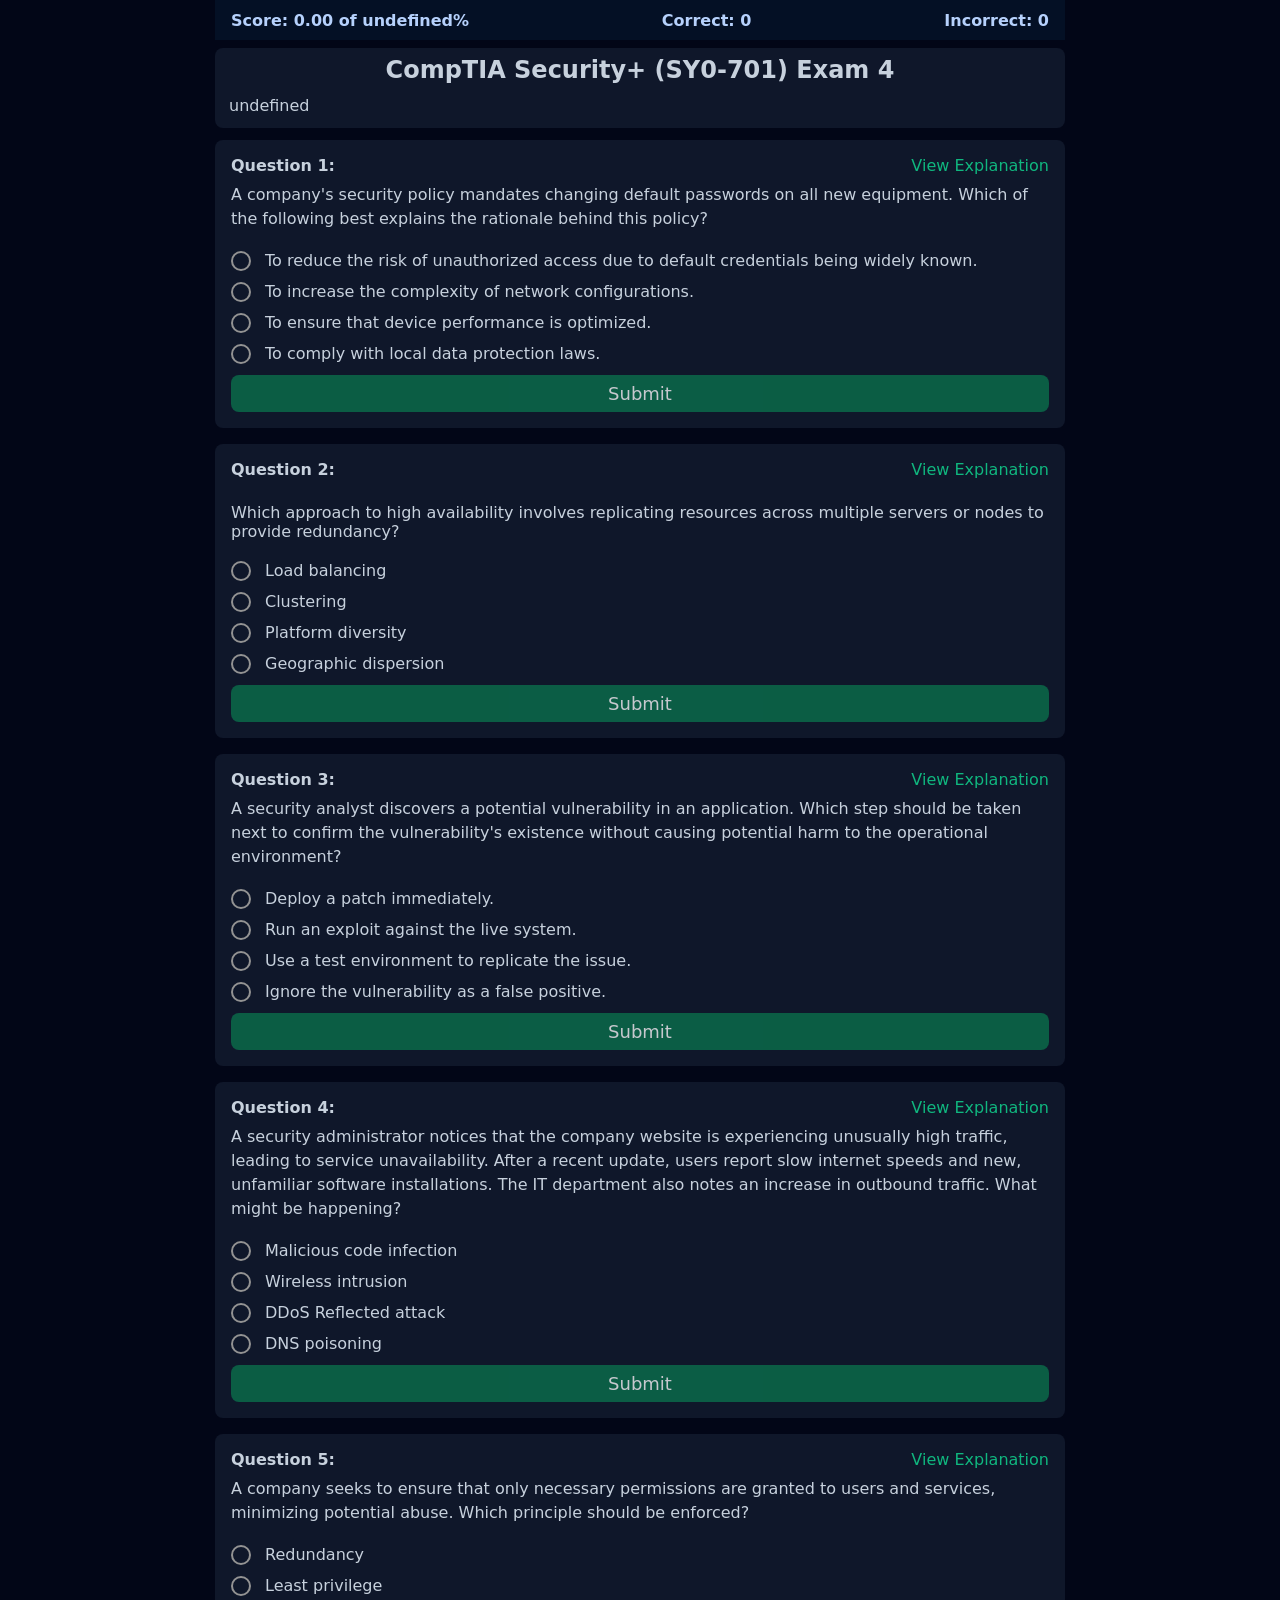
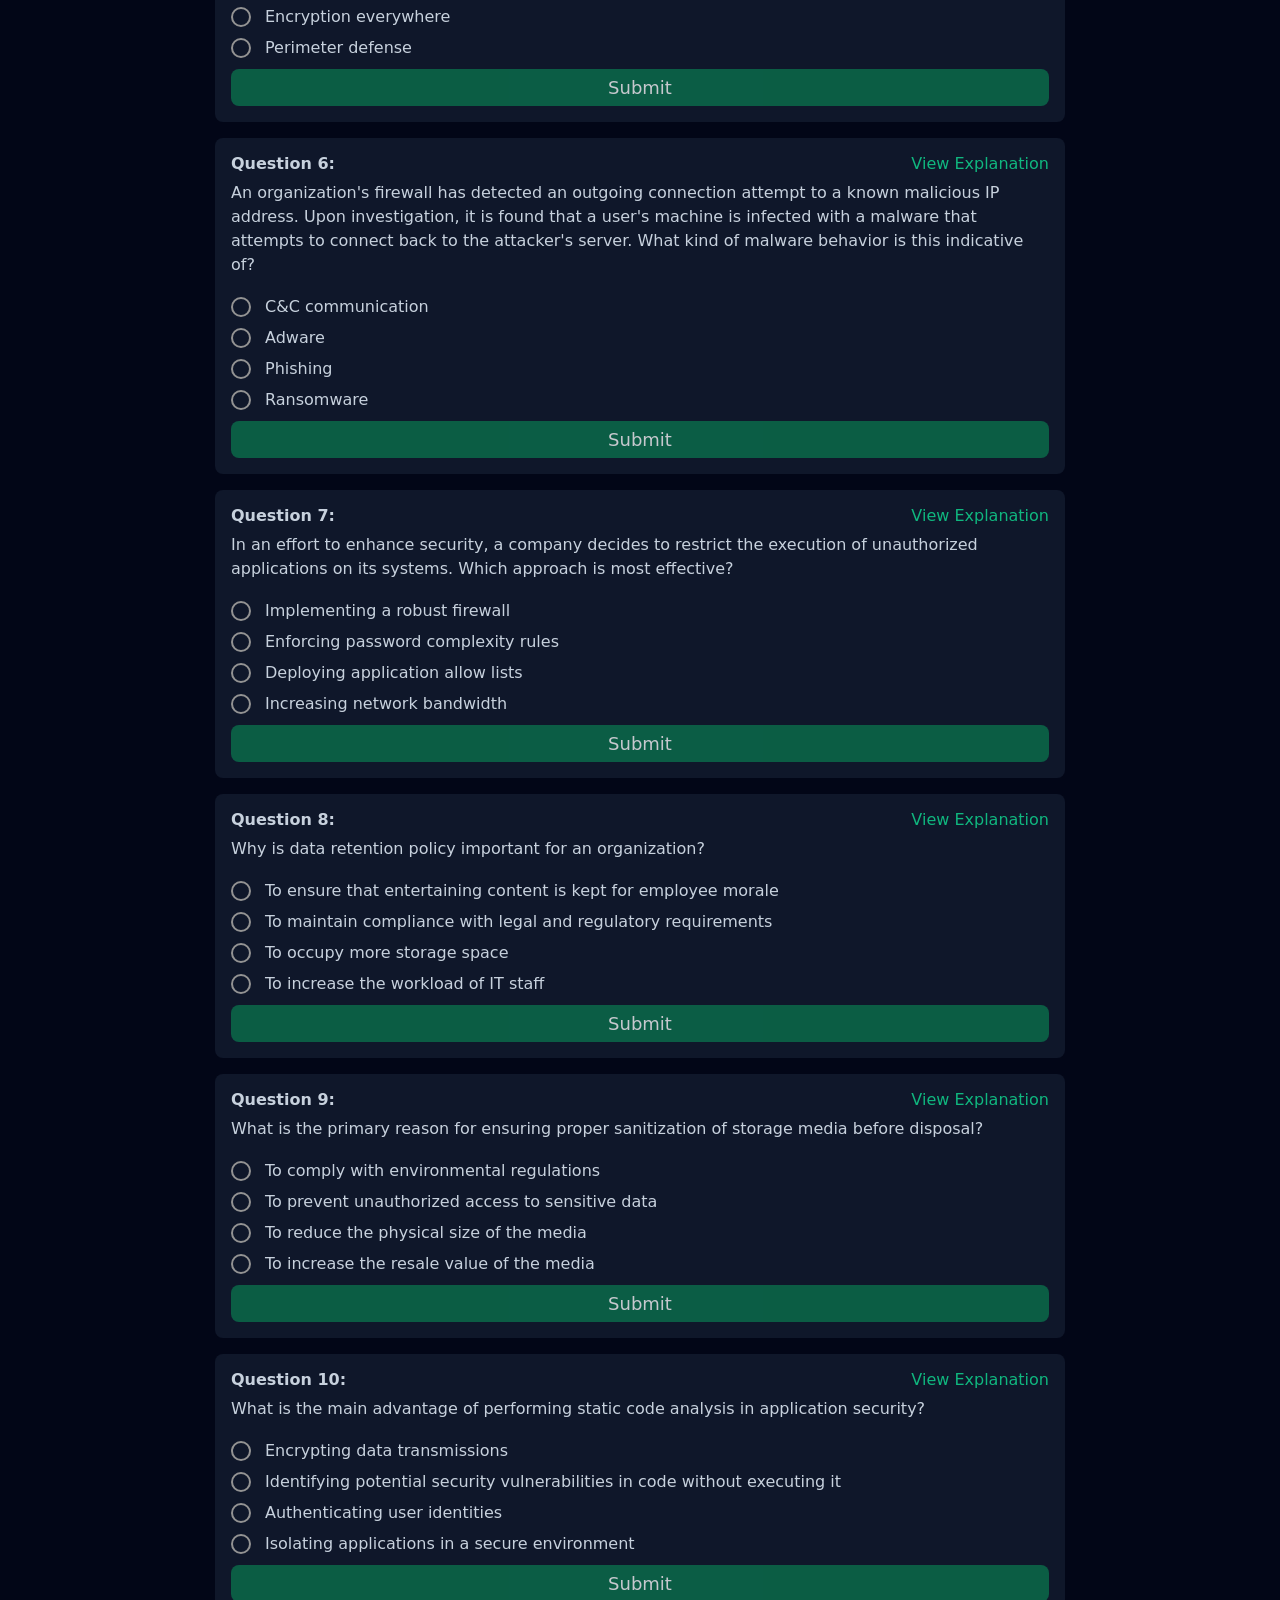
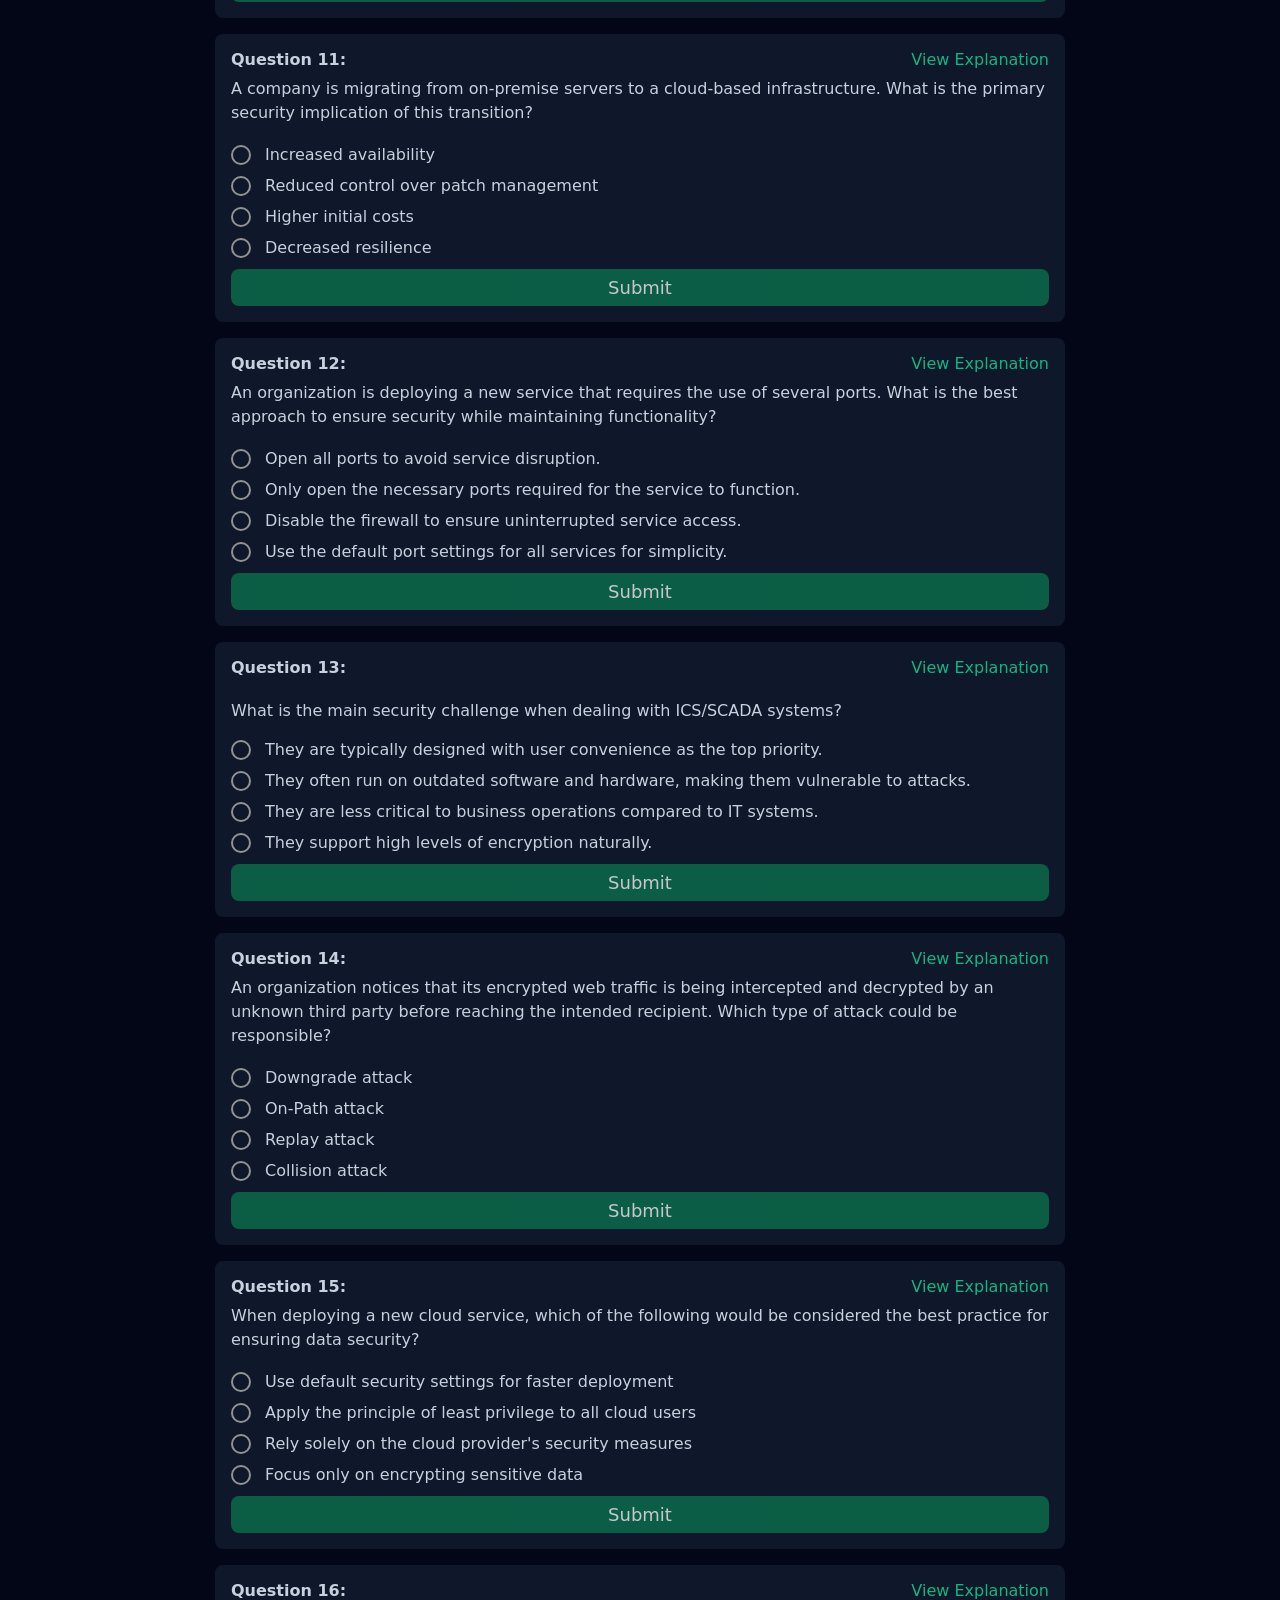
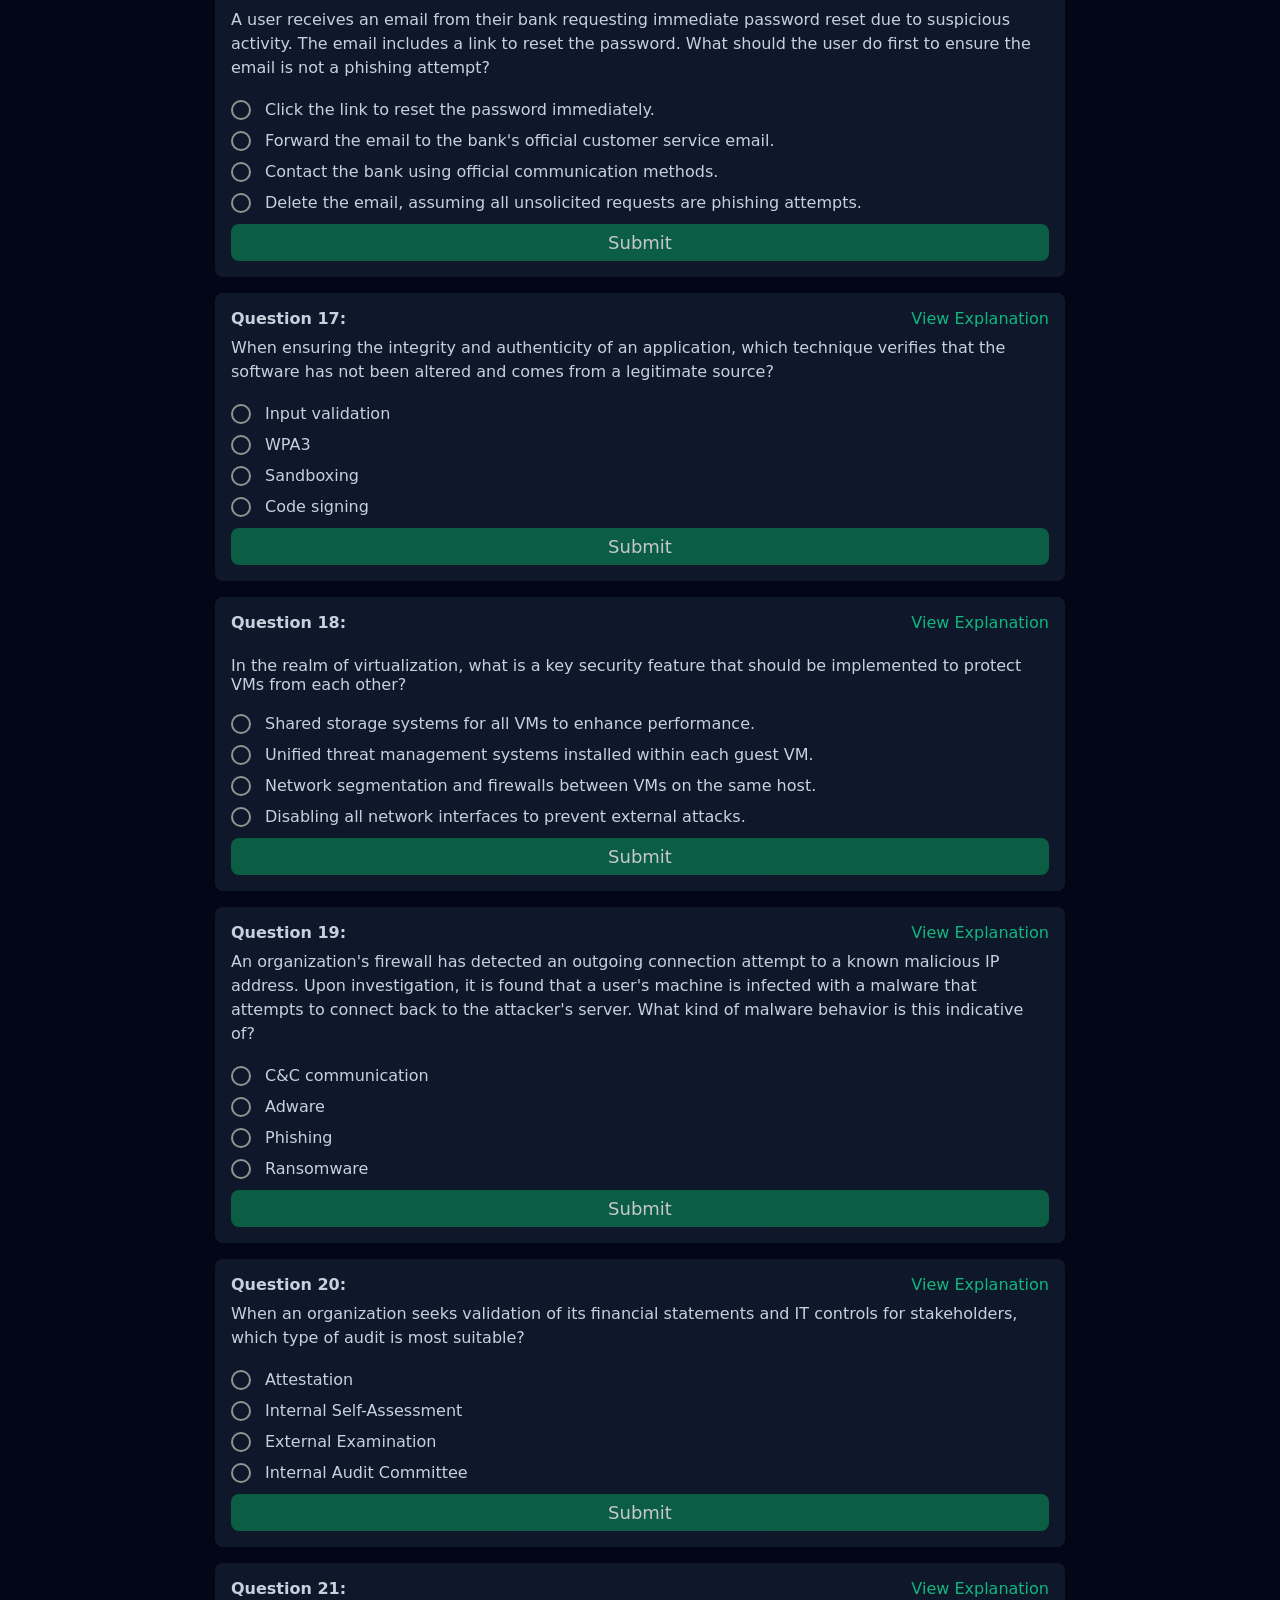
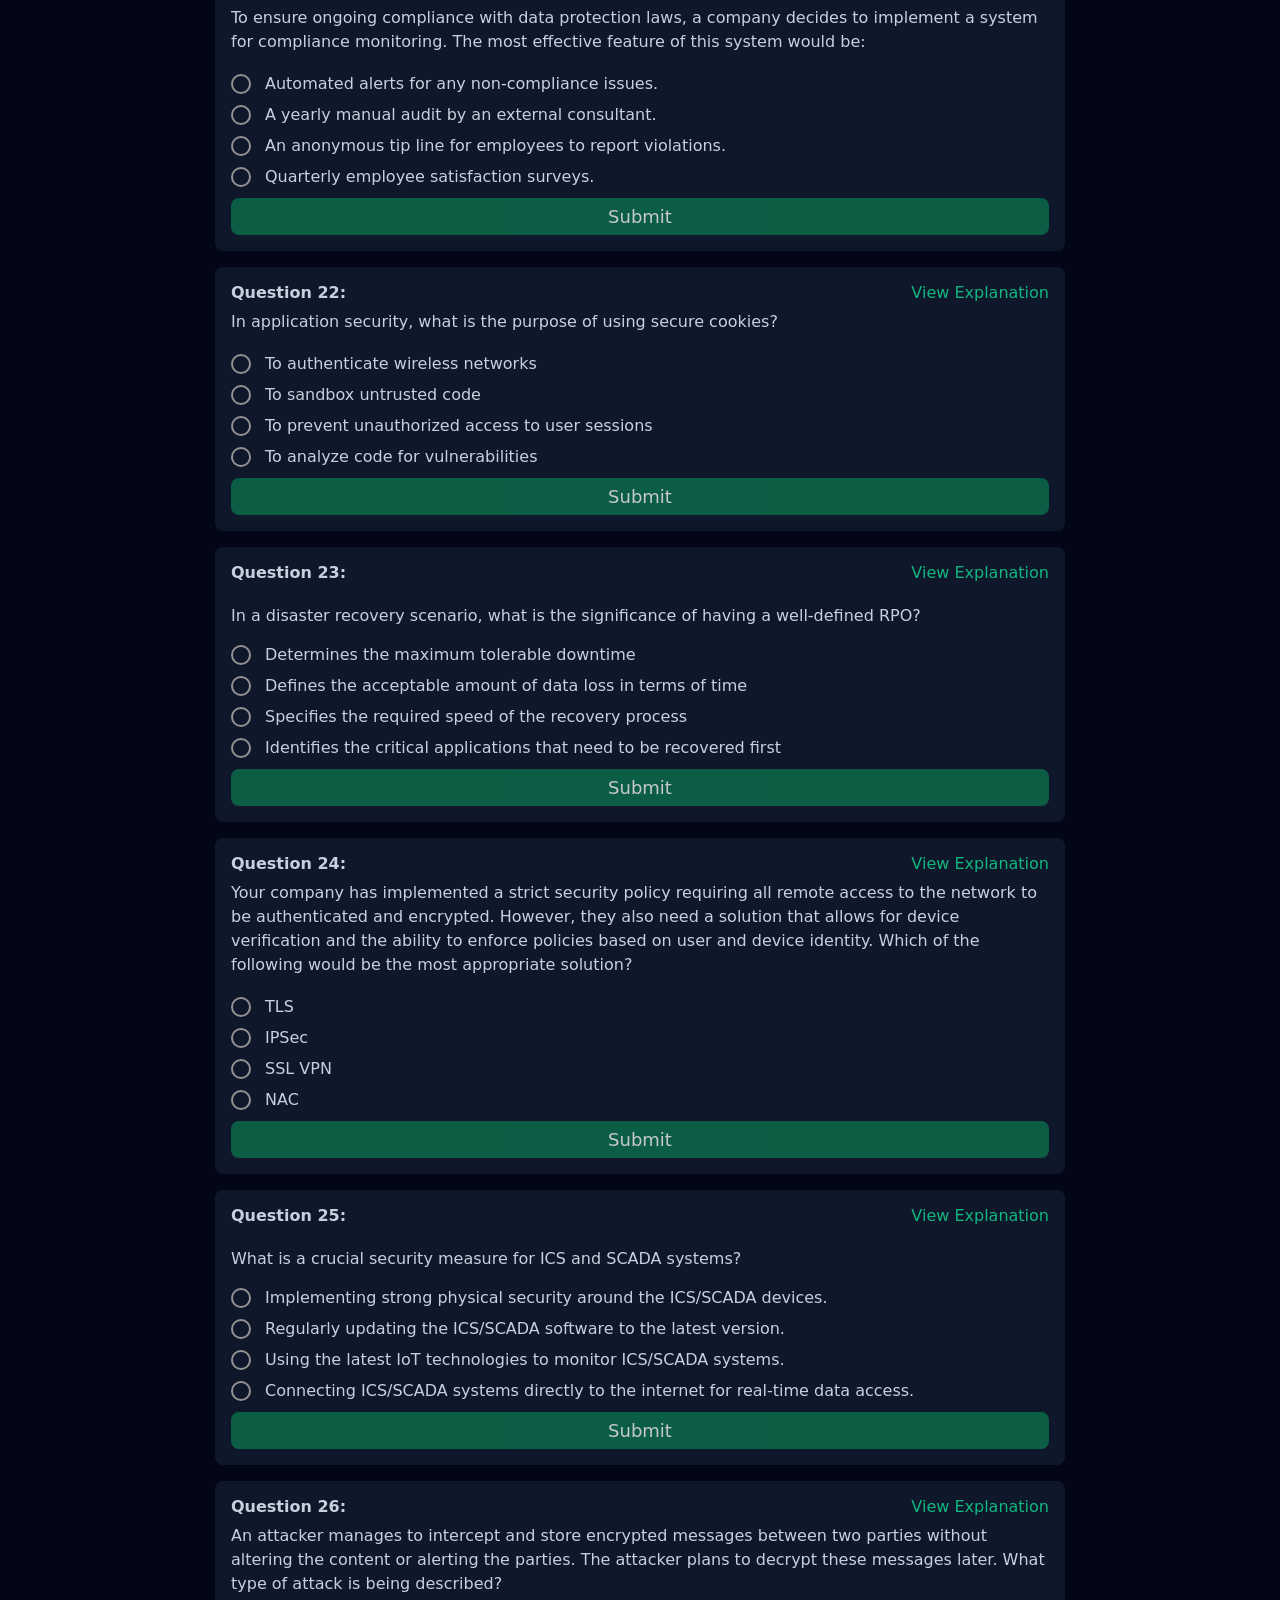
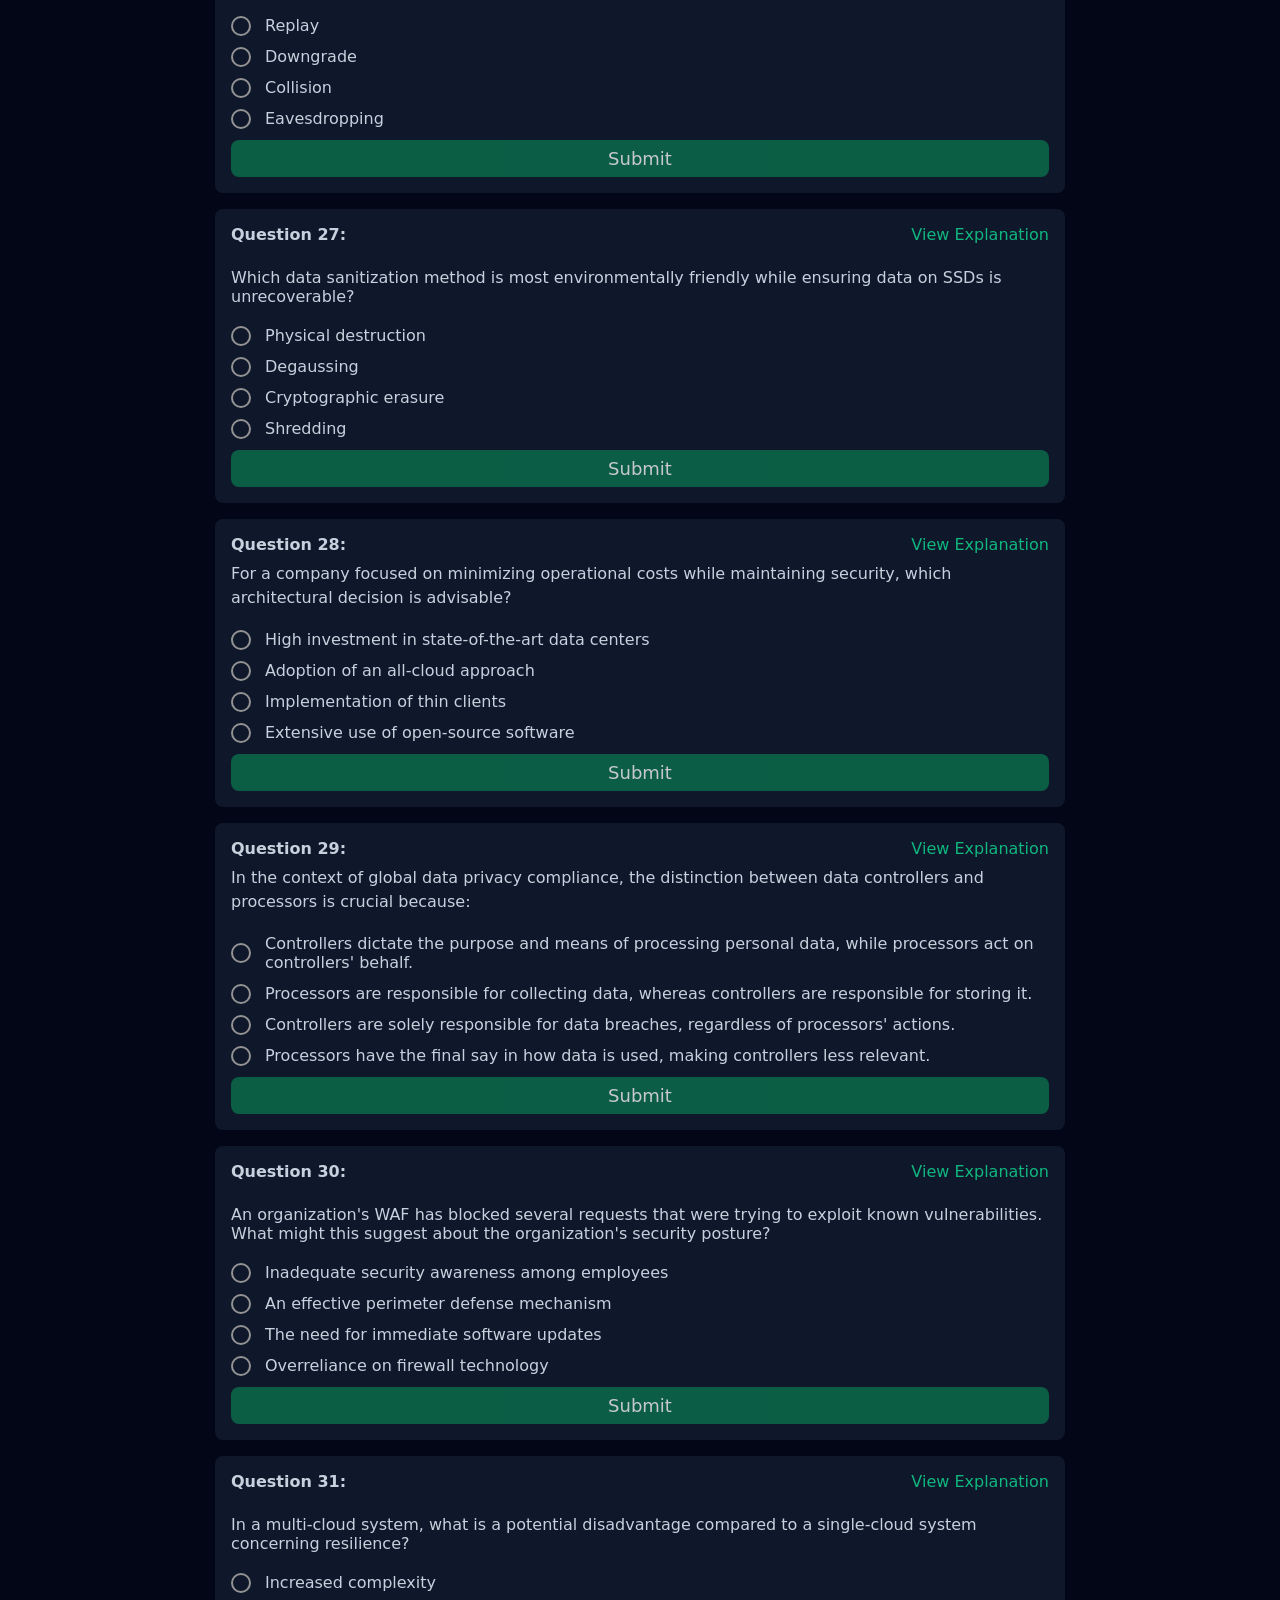
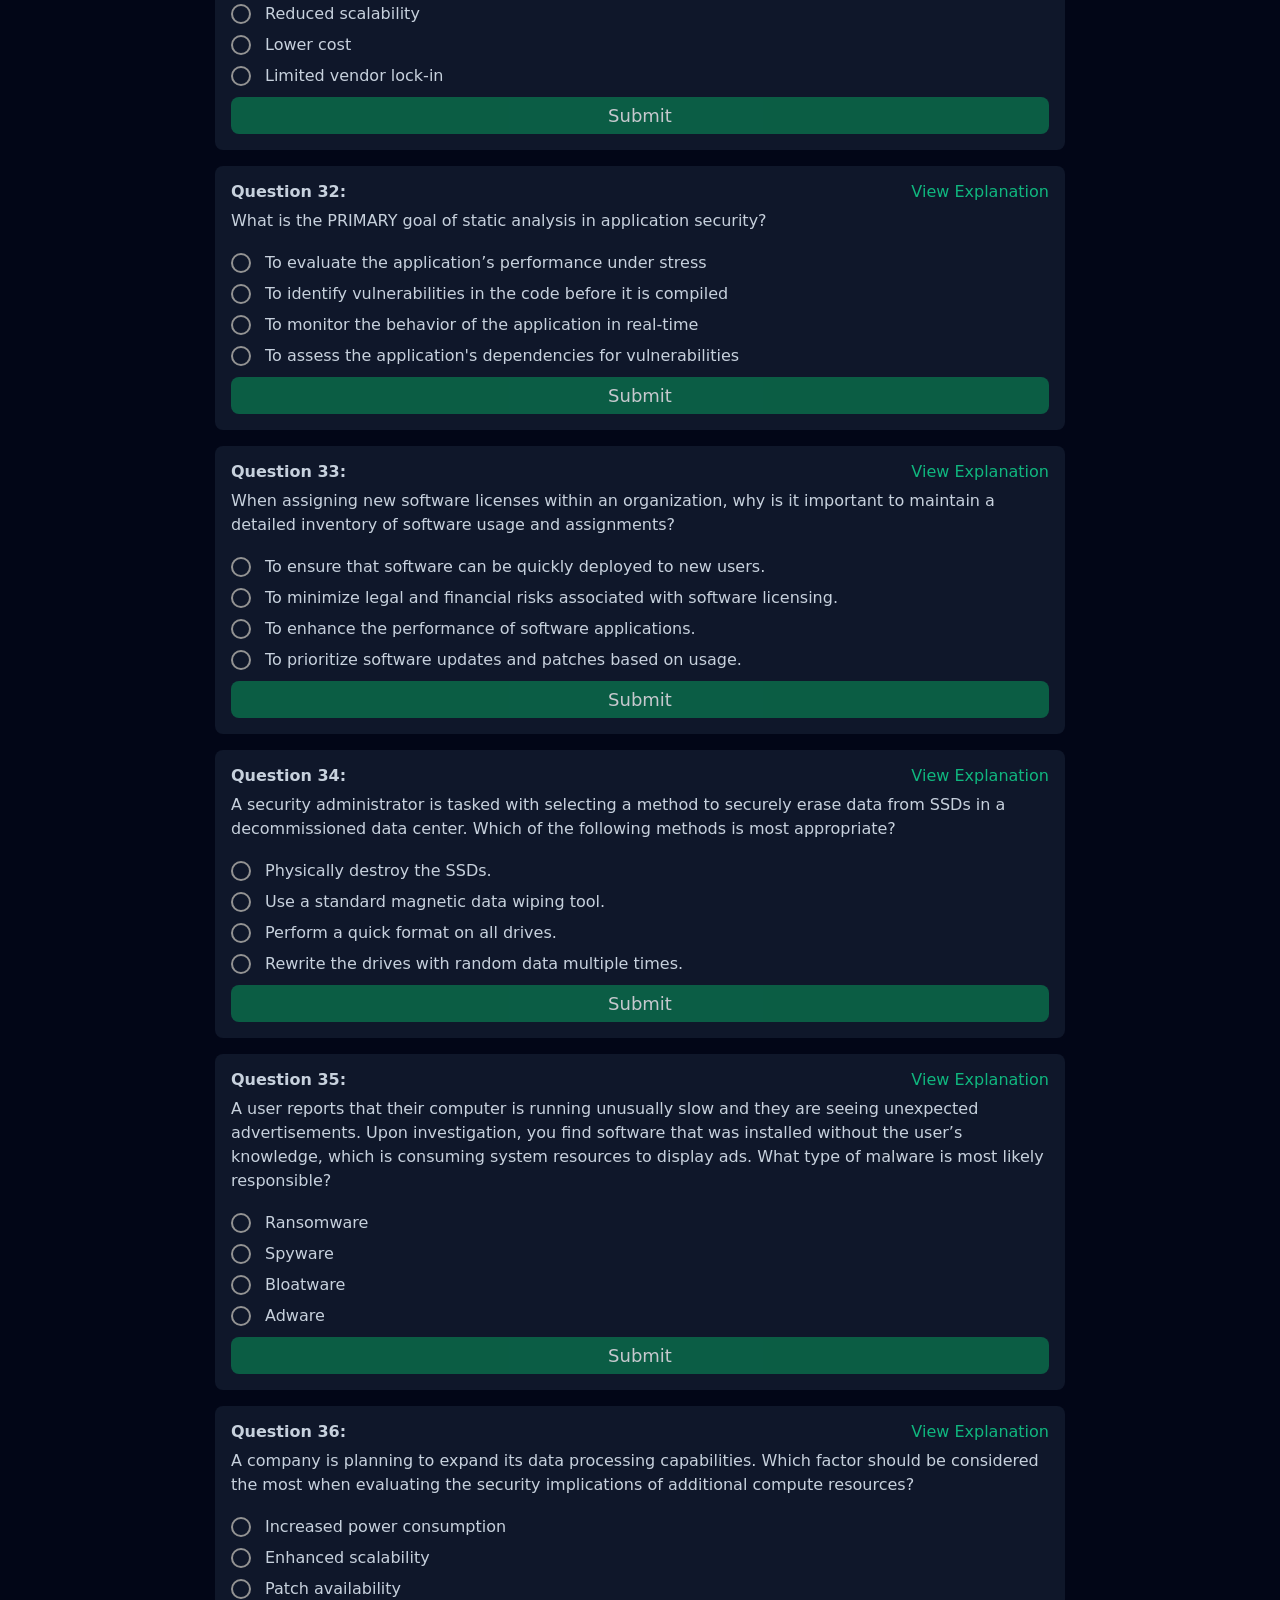
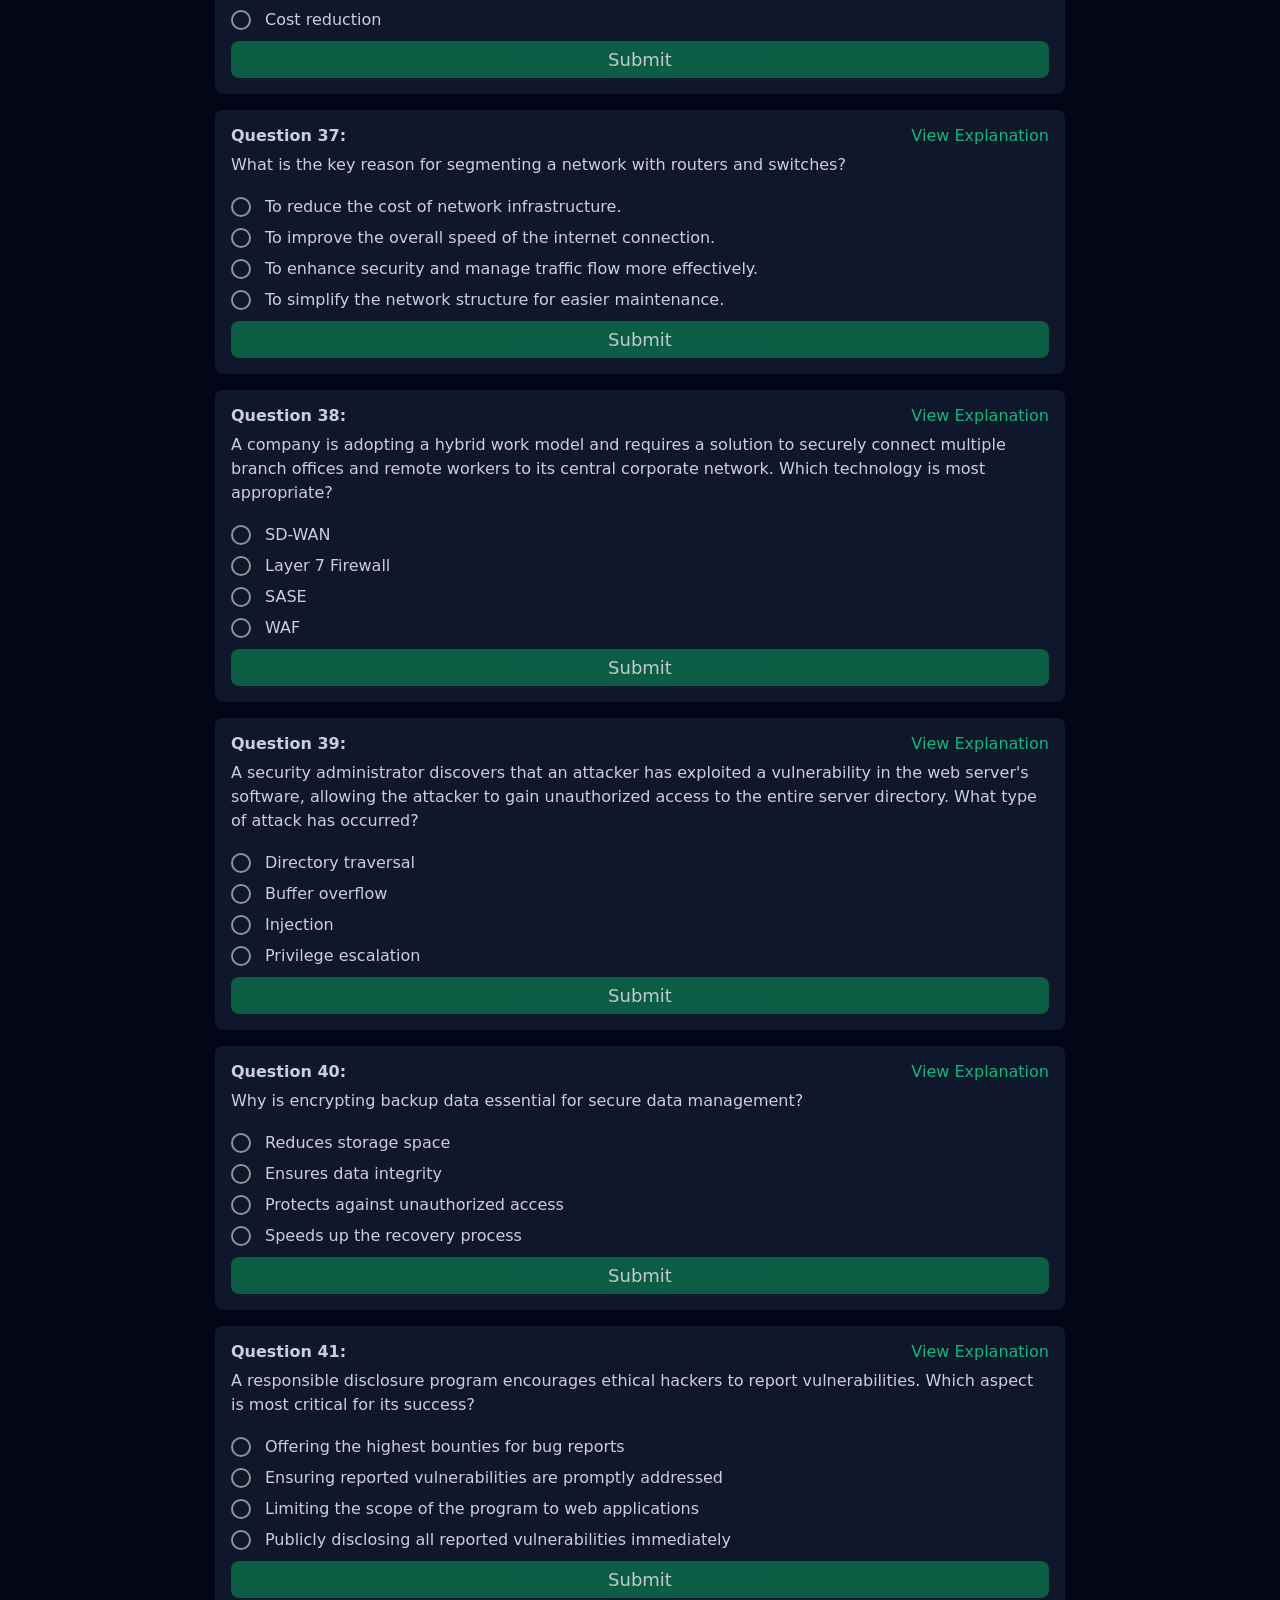
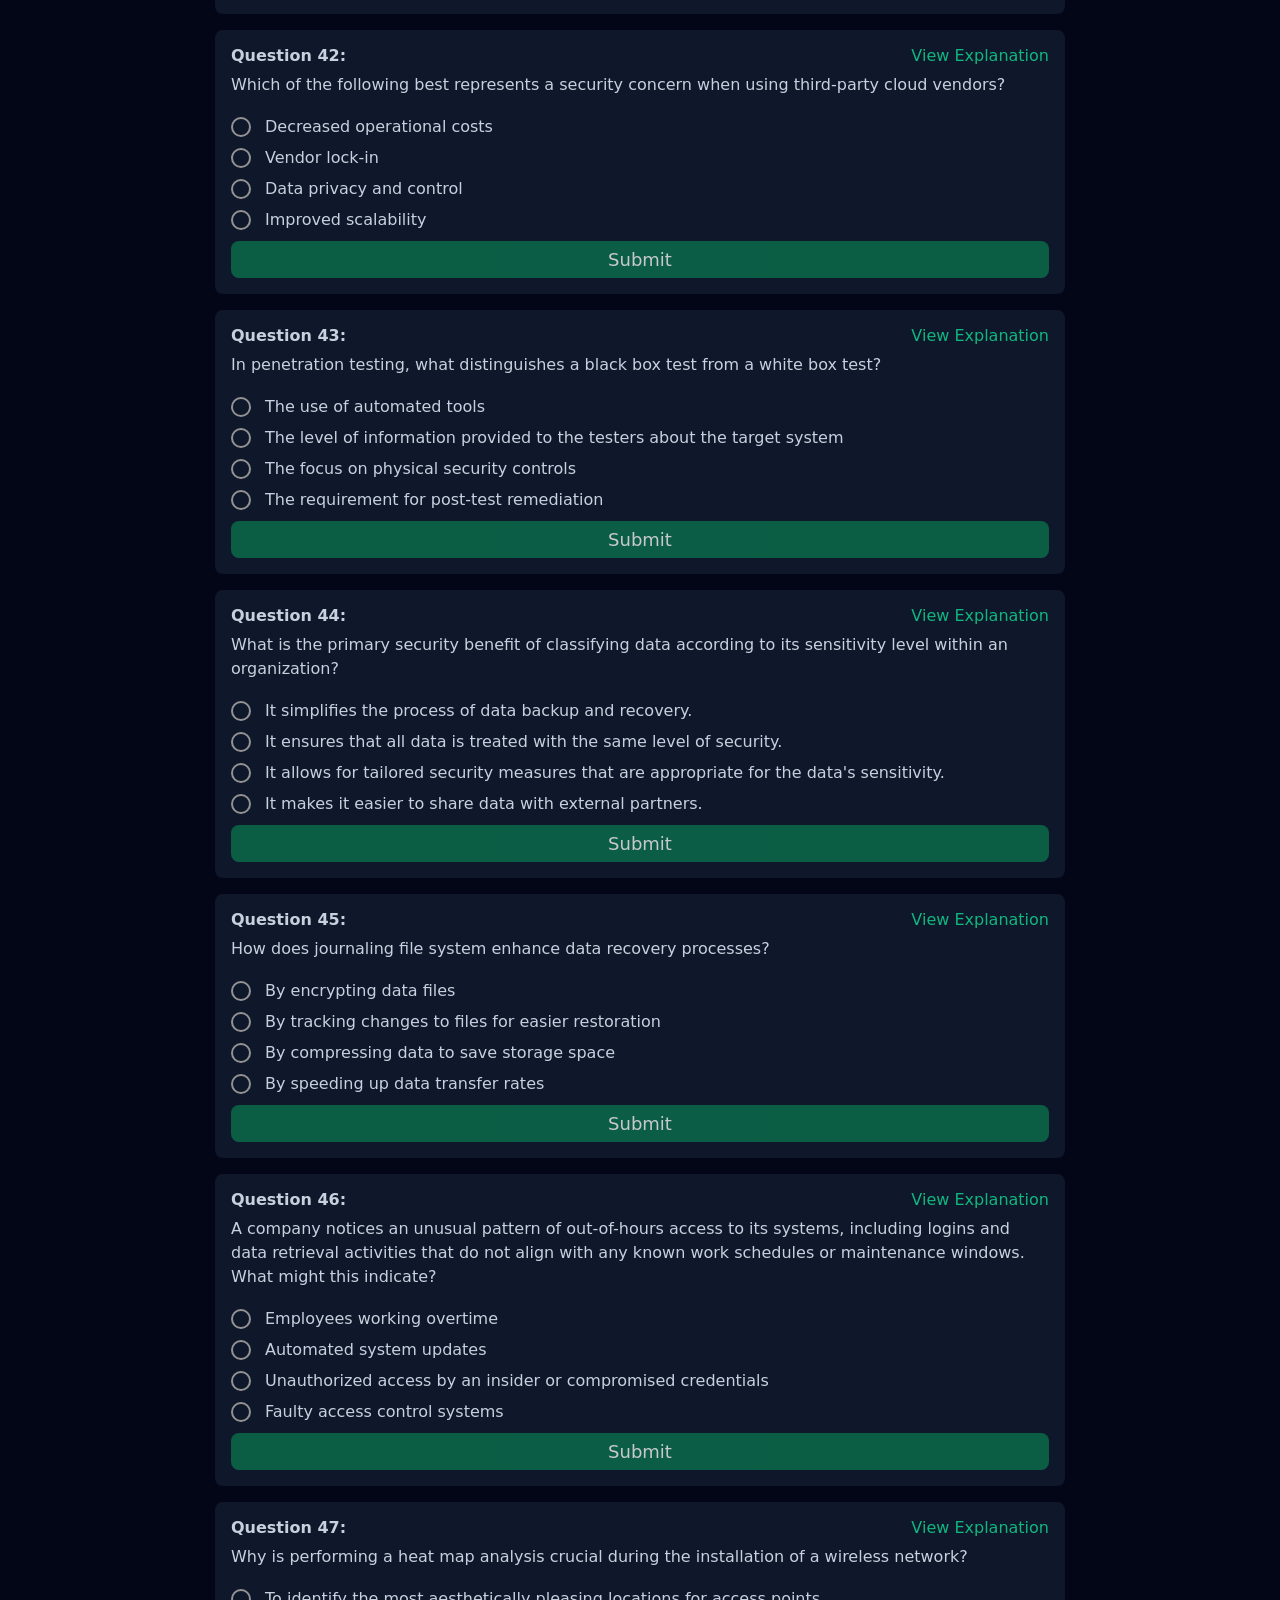
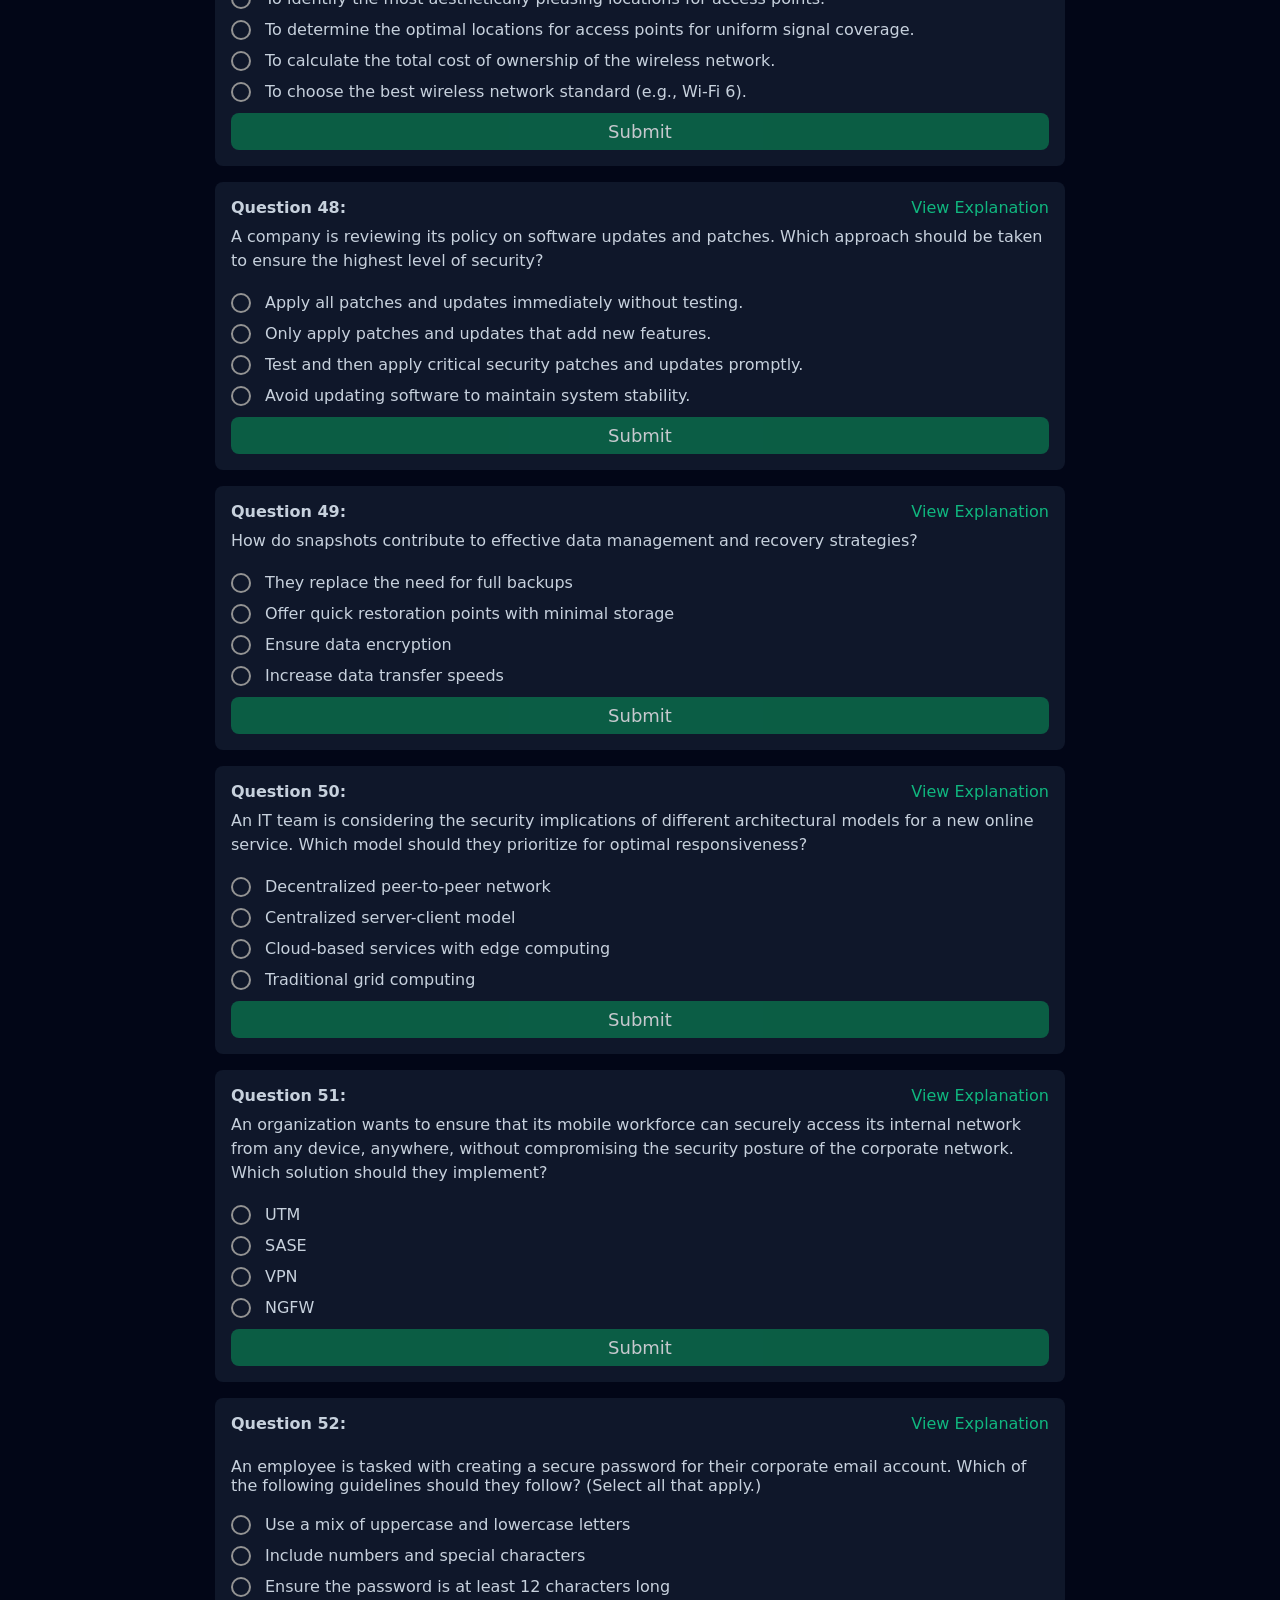
<file: Practice-test-01/4.4 CompTIA Security+ (SY0-701) Exam 4.html>
<!DOCTYPE html>
<html lang="en">
  <head>
    <meta charset="UTF-8" />
    <meta http-equiv="X-UA-Compatible" content="IE=edge" />
    <meta name="viewport" content="width=device-width, initial-scale=1.0" />
    <title>Quiz</title>
    <style>
      * {
        font-family: system-ui, -apple-system, BlinkMacSystemFont, 'Segoe UI', Roboto, Oxygen, Ubuntu,
          Cantarell, 'Open Sans', 'Helvetica Neue', sans-serif;
        margin: 0;
        padding: 0;
        box-sizing: border-box;
        font-size: 16px;
      }

      main {
        padding-top: 48px;
      }

      :root {
        --large-device-width: 850px;
        --primary-color: #0f172a;
        --secondary-color: #020617;
        --primary-text-color: #c7d1dd;
        --secondary-text-color: #061602;
        --success-background: hsl(159, 82%, 24%);
        --success-foreground: hsl(164, 86%, 16%);
        --success: hsl(160, 84%, 39%);
        --danger: #ef4444;
        --warning: #f59e0b;
        --info-background: hsl(218, 81%, 8%);
        --info-foreground: hsl(217, 91%, 85%);
        --border-color: #d1d7dc;
        --check-box-size: 20px;
        /* control the size */
        --check-box-color: var(--info-foreground);
        /* the active color */
      }

      body {
        position: relative;
        background-color: #020617;
        color: var(--primary-text-color);
      }

      #score-stats-container {
        position: fixed;
        z-index: 10;
        top: 0;
        height: 40px;
        width: 100%;
        background-color: var(--info-background);

        padding: 0px 16px;
        color: var(--info-foreground);
        font-weight: 600;
        display: flex;
        align-items: center;
        justify-content: space-between;
      }

      #quiz-container {
        border-radius: 8px;
        display: flex;
        gap: 16px;
        flex-direction: column;
      }

      input[type='radio'] {
        height: var(--check-box-size);
        aspect-ratio: 1;
        border: calc(var(--check-box-size) / 8) solid #939393;
        padding: calc(var(--check-box-size) / 8);
        background: radial-gradient(farthest-side, var(--check-box-color) 94%, #0000) 50%/0 0 no-repeat
          content-box;
        border-radius: 50%;
        outline-offset: calc(var(--check-box-size) / 10);
        -webkit-appearance: none;
        -moz-appearance: none;
        appearance: none;
        cursor: pointer;
        font-size: inherit;
        transition: 0.3s;
      }

      input[type='radio']:checked {
        border-color: var(--check-box-color);
        background-size: 100% 100%;
      }

      input[type='radio']:disabled {
        background: linear-gradient(#939393 0 0) 50%/100% 20% no-repeat content-box;
        opacity: 0.5;
        cursor: not-allowed;
      }

      label {
        /* display: inline-flex; */
        align-items: center;
        gap: 10px;
        cursor: pointer;
        padding: 4px 6px;
        border-radius: 4px;
      }

      @media (max-width: 767px) {
        input[type='radio'],
        label {
          cursor: default;
        }

        #quiz-container {
          margin-left: 8px;
          margin-right: 8px;
        }
      }

      /* PC (Desktop devices) */
      @media (min-width: 768px) {
        body {
          display: flex;
          justify-content: center;
        }

        main {
          max-width: var(--large-device-width);
        }

        #score-stats-container {
          max-width: var(--large-device-width);
        }

        dialog {
          max-width: var(--large-device-width);
        }
      }

      @media print {
        input[type='radio'] {
          background: none !important;
          border-color: #939393 !important;
        }

        input[type='radio']:checked {
          border-color: #939393 !important;
        }
      }

      .question-lable {
        display: flex;
        align-items: center;
        gap: 8px;
      }

      button {
        -webkit-tap-highlight-color: transparent;
        -webkit-touch-callout: none;
        -webkit-user-select: none;
        user-select: none;
        outline: none;
        position: relative;
        overflow: hidden;
        cursor: pointer;
      }

      .button {
        background-color: var(--success-background);
        border: none;
        color: #f4f5f7;
        opacity: 0.8;
        font-size: 18px;
        flex-grow: 1;
        padding: 8px 16px;
        border-radius: 8px;
      }

      .button:hover {
        opacity: 1;
      }

      .explanation-btn {
        border: none;
        color: var(--success);
        background-color: transparent;
      }

      #submit-button:active::after {
        background-color: #ef4444;
      }

      .single-question-container {
        background-color: var(--primary-color);
        display: flex;
        flex-direction: column;
        gap: 8px;
        padding: 16px;
        border-radius: 8px;
      }

      #modal-content {
        padding: 16px;
        line-height: 24px;
      }

      dialog::backdrop {
        background: rgba(0, 0, 0, 0.5);
      }

      dialog {
        position: fixed;
        border: 1px solid var(--border-color);
        background-color: var(--primary-color);
        color: rgb(240, 241, 248);
        padding: 16px;
        border-radius: 8px;
        width: 80vw;
        max-height: 80vh;
        overflow: auto;
        top: 50%;
        left: 50%;
        -webkit-transform: translateX(-50%) translateY(-50%);
        -moz-transform: translateX(-50%) translateY(-50%);
        -ms-transform: translateX(-50%) translateY(-50%);
        transform: translateX(-50%) translateY(-50%);
      }

      #close-modal-btn {
        position: absolute;
        top: 4px;
        right: 4px;
        padding: 2px 8px;
        border-radius: 2px;
        border: none;
        background-color: var(--danger);
      }

      .correct-answer label {
        border: 2px solid var(--success);
        width: 100%;
      }

      .incorrect-answer label {
        border: 2px solid var(--danger);
        width: 100%;
      }

      .options-container {
        display: flex;
        flex-direction: column;
        gap: 4px;
      }

      #quiz-meta-container {
        border-radius: 8px;
        background-color: var(--primary-color);
        margin-bottom: 12px;
        padding: 8px;
      }

      #quiz-title {
        text-align: center;
        font-size: 24px;
        margin-bottom: 8px;
      }

      #quiz-description {
        line-height: 1.5;
        padding: 2px 6px;
      }
      img {
        width: 100%;
      }
    </style>
  </head>

  <body onload="main()">
    <main>
      <section id="quiz-meta-container">
        <h1 id="quiz-title"></h1>
        <p id="quiz-description"></p>
      </section>
      <section id="score-stats-container">
        <div id="score-card">
          Score: <span id="current-score">999</span> of
          <span id="pass-percent">999%</span>
        </div>
        <div>Correct: <span id="correct-answers">999</span></div>
        <div>Incorrect: <span id="wrong-answers">999</span></div>
      </section>

      <section id="quiz-container"></section>

      <dialog id="modal" class="modal-container">
        <div id="modal-content">
          <p id="modal-text"></p>
        </div>
      </dialog>
    </main>

    <script>
      const quizData = {"quiz_id":6190324,"quiz_title":"CompTIA Security+ (SY0-701) Exam 4","questions":[{"_class":"assessment","id":82852182,"assessment_type":"multiple-choice","prompt":{"question":"When an organization seeks validation of its financial statements and IT controls for stakeholders, which type of audit is most suitable?","relatedLectureIds":[],"links":[],"feedbacks":["","","",""],"explanation":"<p>Attestation audits are ideal when an organization needs a third-party to validate its financial statements and IT controls for stakeholders. This form of audit provides an external and objective examination of the organization's claims regarding its controls and operations, thereby offering stakeholders a higher level of assurance compared to internal reviews or assessments.</p>","answers":["Attestation","Internal Self-Assessment","External Examination","Internal Audit Committee"]},"correct_response":["a"],"section":"","question_plain":"When an organization seeks validation of its financial statements and IT controls for stakeholders, which type of audit is most suitable?","related_lectures":[]},{"_class":"assessment","id":82852312,"assessment_type":"multiple-choice","prompt":{"question":"What is the primary security benefit of classifying data according to its sensitivity level within an organization? ","answers":["It simplifies the process of data backup and recovery. ","It ensures that all data is treated with the same level of security. ","It allows for tailored security measures that are appropriate for the data&#x27;s sensitivity. ","It makes it easier to share data with external partners."],"explanation":"Classifying data based on its sensitivity enables the organization to implement tailored security measures that are appropriate for the level of confidentiality, integrity, and availability required for each data class. This approach is more efficient and effective than treating all data the same or simplifying backup processes, as it ensures that sensitive data receives higher levels of protection against unauthorized access or breaches."},"correct_response":["c"],"section":"","question_plain":"What is the primary security benefit of classifying data according to its sensitivity level within an organization?","related_lectures":[]},{"_class":"assessment","id":82852314,"assessment_type":"multiple-choice","prompt":{"question":"Why is regular monitoring and tracking of hardware assets critical for an organization&#x27;s security posture? ","answers":["It ensures that assets can be quickly replaced if they fail. ","It helps in identifying unauthorized or rogue devices on the network. ","It guarantees that hardware will have the latest technological advancements. ","It facilitates the allocation of maintenance resources based on asset usage."],"explanation":"Regular monitoring and tracking of hardware assets are essential for identifying unauthorized or rogue devices that may have been connected to the network, which poses a significant security risk. Such monitoring allows for the swift detection and remediation of these risks. While quick replacement, technological advancement, and maintenance allocation are beneficial, they do not directly address immediate security threats as effectively as identifying unauthorized devices does."},"correct_response":["b"],"section":"","question_plain":"Why is regular monitoring and tracking of hardware assets critical for an organization&#x27;s security posture?","related_lectures":[]},{"_class":"assessment","id":82852316,"assessment_type":"multiple-choice","prompt":{"question":"What is the primary reason for ensuring proper sanitization of storage media before disposal?","answers":["To comply with environmental regulations","To prevent unauthorized access to sensitive data","To reduce the physical size of the media","To increase the resale value of the media"],"explanation":"The primary reason for ensuring proper sanitization of storage media before disposal is to prevent unauthorized access to sensitive data, thereby protecting the organization from data breaches, identity theft, and potential legal consequences. While complying with environmental regulations and potentially increasing the resale value of the media are valid considerations, they are secondary to the security imperative of protecting sensitive information. Reducing the physical size of the media is not a relevant concern in the context of data sanitization."},"correct_response":["b"],"section":"","question_plain":"What is the primary reason for ensuring proper sanitization of storage media before disposal?","related_lectures":[]},{"_class":"assessment","id":82852318,"assessment_type":"multiple-choice","prompt":{"question":"Why is data retention policy important for an organization?","answers":["To ensure that entertaining content is kept for employee morale","To maintain compliance with legal and regulatory requirements","To occupy more storage space","To increase the workload of IT staff"],"explanation":"A data retention policy is critical for an organization to maintain compliance with legal and regulatory requirements regarding the storage and protection of data. It helps in defining how long different types of data should be kept and when they should be securely disposed of. This not only ensures that an organization meets legal obligations but also helps in managing storage resources efficiently and protecting sensitive information. Keeping content for entertainment, occupying more storage space, and increasing the workload of IT staff do not align with the primary objectives of a data retention policy."},"correct_response":["b"],"section":"","question_plain":"Why is data retention policy important for an organization?","related_lectures":[]},{"_class":"assessment","id":82852320,"assessment_type":"multiple-choice","prompt":{"question":"What is the most effective way to ensure the secure transfer of ownership for used computing devices within an organization?","answers":["Leaving all data on the device for the new user&#x27;s convenience","Performing a factory reset on the device","Giving the device without any instruction","Updating the device to the latest software version"],"explanation":"Performing a factory reset on the device is the most effective way to ensure the secure transfer of ownership for used computing devices within an organization. This process removes all user data, applications, and settings, returning the device to its original state and ensuring that sensitive information is not accidentally transferred to the new user. While updating the device to the latest software version is a good practice for security, it does not remove personal or sensitive data. Leaving all data on the device or providing the device without any instruction poses a significant risk of data leakage or breach."},"correct_response":["b"],"section":"","question_plain":"What is the most effective way to ensure the secure transfer of ownership for used computing devices within an organization?","related_lectures":[]},{"_class":"assessment","id":82852322,"assessment_type":"multiple-choice","prompt":{"question":"When decommissioning a hard drive from a corporate environment, which method ensures no data can be recovered while allowing the drive to be reused?","answers":["Degaussing","Physical destruction","Overwriting","Encryption"],"explanation":"Overwriting a hard drive with one or more patterns of data effectively renders the original data unrecoverable, making it a suitable method for decommissioning drives that are to be reused. Degaussing and physical destruction prevent the drive from being reused, making them less suitable for situations where reuse is desired. Encryption does not erase the data but rather makes it unreadable without the decryption key; however, if the encryption key is compromised, the data can still be accessed."},"correct_response":["c"],"section":"","question_plain":"When decommissioning a hard drive from a corporate environment, which method ensures no data can be recovered while allowing the drive to be reused?","related_lectures":[]},{"_class":"assessment","id":82852324,"assessment_type":"multiple-choice","prompt":{"question":"<p>Which data sanitization method is most environmentally friendly while ensuring data on SSDs is unrecoverable?</p>","relatedLectureIds":[],"links":[],"feedbacks":["","","",""],"explanation":"Cryptographic erasure, which involves using encryption to make data inaccessible and then destroying the encryption keys, is an environmentally friendly option as it allows the SSD to be reused. Physical destruction and shredding are effective at making data unrecoverable but are not environmentally friendly as they render the SSD unusable. Degaussing is ineffective on SSDs because they do not store data magnetically.","answers":["Physical destruction","Degaussing","Cryptographic erasure","Shredding"]},"correct_response":["c"],"section":"","question_plain":"Which data sanitization method is most environmentally friendly while ensuring data on SSDs is unrecoverable?","related_lectures":[]},{"_class":"assessment","id":82852326,"assessment_type":"multiple-choice","prompt":{"question":"What is the PRIMARY goal of static analysis in application security?","answers":["To evaluate the application’s performance under stress","To identify vulnerabilities in the code before it is compiled","To monitor the behavior of the application in real-time","To assess the application&#x27;s dependencies for vulnerabilities"],"explanation":"Static analysis aims to identify vulnerabilities and coding errors in application source code before it is compiled, making it a proactive measure against potential security issues. While monitoring application behavior and assessing dependencies are important, they are related to dynamic analysis and package monitoring, respectively. Evaluating performance under stress is unrelated to identifying security vulnerabilities."},"correct_response":["b"],"section":"","question_plain":"What is the PRIMARY goal of static analysis in application security?","related_lectures":[]},{"_class":"assessment","id":82852328,"assessment_type":"multiple-choice","prompt":{"question":"In penetration testing, what distinguishes a black box test from a white box test?","answers":["The use of automated tools","The level of information provided to the testers about the target system","The focus on physical security controls","The requirement for post-test remediation"],"explanation":"The key difference between black box and white box penetration testing is the amount of information provided to the testers about the target system. In a black box test, testers have little to no prior knowledge of the internal workings of the system, simulating an external attack. In contrast, white box testing provides testers with complete information, including network maps and credentials, allowing for a thorough assessment of internal security controls."},"correct_response":["b"],"section":"","question_plain":"In penetration testing, what distinguishes a black box test from a white box test?","related_lectures":[]},{"_class":"assessment","id":82852330,"assessment_type":"multiple-choice","prompt":{"question":"A responsible disclosure program encourages ethical hackers to report vulnerabilities. Which aspect is most critical for its success?","answers":["Offering the highest bounties for bug reports","Ensuring reported vulnerabilities are promptly addressed","Limiting the scope of the program to web applications","Publicly disclosing all reported vulnerabilities immediately"],"explanation":"While offering bounties is an incentive, the prompt and effective remediation of reported vulnerabilities is crucial for the success of a responsible disclosure program. This ensures trust in the program and motivates ethical hackers to participate, knowing their efforts contribute to improving security. Limiting scope and immediate public disclosure are less critical and could, in certain contexts, undermine the program&#x27;s effectiveness or security."},"correct_response":["b"],"section":"","question_plain":"A responsible disclosure program encourages ethical hackers to report vulnerabilities. Which aspect is most critical for its success?","related_lectures":[]},{"_class":"assessment","id":82852332,"assessment_type":"multiple-choice","prompt":{"question":"In the context of application security, what is the primary benefit of dynamic analysis?","answers":["It can identify vulnerabilities in real-time as the application runs.","It provides a comprehensive view of the application&#x27;s source code.","It eliminates the need for manual code reviews.","It focuses exclusively on external threats."],"explanation":"Dynamic analysis tests applications in real-time, simulating real-world operations and interactions, which allows it to identify vulnerabilities that may not be visible in the static analysis of code. This real-time analysis is crucial for detecting issues that only arise during the execution of the application, providing insights into its behavior under various conditions."},"correct_response":["a"],"section":"","question_plain":"In the context of application security, what is the primary benefit of dynamic analysis?","related_lectures":[]},{"_class":"assessment","id":82852334,"assessment_type":"multiple-choice","prompt":{"question":"Which of the following best describes the purpose of a system/process audit in vulnerability management?","answers":["To identify unused applications and services for removal","To assess compliance with internal and external security policies","To perform an in-depth analysis of network traffic","To update security tools and software to the latest versions"],"explanation":"System/process audits are conducted to assess an organization&#x27;s compliance with established internal and external security policies, regulations, and standards. They are comprehensive evaluations that cover various aspects of security, including policies, procedures, and technical controls, ensuring that practices align with security requirements and identifying areas for improvement."},"correct_response":["b"],"section":"","question_plain":"Which of the following best describes the purpose of a system/process audit in vulnerability management?","related_lectures":[]},{"_class":"assessment","id":82852336,"assessment_type":"multiple-choice","prompt":{"question":"A security analyst discovers a potential vulnerability in an application. Which step should be taken next to confirm the vulnerability&#x27;s existence without causing potential harm to the operational environment?","answers":["Deploy a patch immediately.","Run an exploit against the live system.","Use a test environment to replicate the issue.","Ignore the vulnerability as a false positive."],"explanation":"Using a test environment to replicate a potential vulnerability is the safest and most effective way to confirm its existence without risking the integrity or availability of the operational environment. Deploying a patch immediately or running an exploit against the live system could cause unintended consequences or downtime. Ignoring the vulnerability assumes it&#x27;s a false positive without verification, which could leave the system exposed to real threats."},"correct_response":["c"],"section":"","question_plain":"A security analyst discovers a potential vulnerability in an application. Which step should be taken next to confirm the vulnerability&#x27;s existence without causing potential harm to the operational environment?","related_lectures":[]},{"_class":"assessment","id":82852338,"assessment_type":"multiple-choice","prompt":{"question":"<p>When assessing vulnerabilities, why is it important to consider the CVSS?</p>","relatedLectureIds":[],"links":[],"feedbacks":["","","",""],"explanation":"The CVSS provides a standardized framework for rating the severity of security vulnerabilities, enabling organizations to prioritize response and remediation efforts based on a universal severity score. This approach helps in assessing the potential impact and urgency of addressing each vulnerability. Automatic patching or classification of vulnerabilities by type and source, while important, are not directly related to the purpose of CVSS scores. Requesting vendor support is also outside the scope of CVSS.","answers":["It provides a standardized method for requesting vendor support.","It offers a universal severity score for vulnerabilities.","It automatically patches vulnerabilities.","It classifies vulnerabilities by type and source."]},"correct_response":["b"],"section":"","question_plain":"When assessing vulnerabilities, why is it important to consider the CVSS?","related_lectures":[]},{"_class":"assessment","id":82852184,"assessment_type":"multiple-choice","prompt":{"question":"A bank is undergoing a review by a national financial regulatory body to ensure it meets specific operational and security standards. What type of audit does this scenario describe?","relatedLectureIds":[],"links":[],"feedbacks":["","","",""],"explanation":"<p>This scenario describes an external regulatory audit, where a national financial regulatory body evaluates the bank to ensure it adheres to required operational and security standards. These audits are mandatory and focus on compliance with laws and regulations, distinct from independent third-party audits, compliance efforts initiated internally, or broader external assessments.</p>","answers":["External Regulatory Audit","Independent Third-Party Audit","Compliance","External Assessment"]},"correct_response":["a"],"section":"","question_plain":"A bank is undergoing a review by a national financial regulatory body to ensure it meets specific operational and security standards. What type of audit does this scenario describe?","related_lectures":[]},{"_class":"assessment","id":82852186,"assessment_type":"multiple-choice","prompt":{"question":"A financial institution is evaluating the consequences of non-compliance with global anti-money laundering regulations. The most severe consequence it should be concerned about is:","relatedLectureIds":[],"links":[],"feedbacks":["","","",""],"explanation":"<p>The loss of a license to operate in critical markets is a severe consequence of non-compliance with anti-money laundering regulations, as it directly impacts the institution's ability to conduct business. While the cost of implementing compliance measures and a mandatory training program are significant, they do not compare to the existential threat posed by the loss of a license. Temporary suspension of services can also be damaging, but it is typically a less severe and more reversible consequence than losing the ability to operate entirely.</p>","answers":["The cost of implementing compliance measures.","Loss of license to operate in critical markets.","Temporary suspension of specific services.","A mandatory training program for all employees."]},"correct_response":["b"],"section":"","question_plain":"A financial institution is evaluating the consequences of non-compliance with global anti-money laundering regulations. The most severe consequence it should be concerned about is:","related_lectures":[]},{"_class":"assessment","id":82852188,"assessment_type":"multiple-choice","prompt":{"question":"To ensure ongoing compliance with data protection laws, a company decides to implement a system for compliance monitoring. The most effective feature of this system would be:","relatedLectureIds":[],"links":[],"feedbacks":["","","",""],"explanation":"<p>Automated alerts for any non-compliance issues offer real-time monitoring and quick response capabilities, making them the most effective feature for ensuring ongoing compliance. This proactive approach allows the company to identify and address compliance issues as they arise, reducing the risk of fines, sanctions, and reputational damage. While yearly audits, an anonymous tip line, and employee surveys can complement a compliance program, they do not provide the same level of immediacy and continuous oversight as automated monitoring.</p>","answers":["Automated alerts for any non-compliance issues.","A yearly manual audit by an external consultant.","An anonymous tip line for employees to report violations.","Quarterly employee satisfaction surveys."]},"correct_response":["a"],"section":"","question_plain":"To ensure ongoing compliance with data protection laws, a company decides to implement a system for compliance monitoring. The most effective feature of this system would be:","related_lectures":[]},{"_class":"assessment","id":82852190,"assessment_type":"multiple-choice","prompt":{"question":"In the context of global data privacy compliance, the distinction between data controllers and processors is crucial because:","relatedLectureIds":[],"links":[],"feedbacks":["","","",""],"explanation":"<p>Controllers determine why and how personal data is processed, while processors handle the data on behalf of controllers. This distinction is crucial for assigning responsibilities and liabilities, especially in the context of data breaches and compliance with privacy regulations.</p>","answers":["Controllers dictate the purpose and means of processing personal data, while processors act on controllers&#x27; behalf.","Processors are responsible for collecting data, whereas controllers are responsible for storing it.","Controllers are solely responsible for data breaches, regardless of processors&#x27; actions.","Processors have the final say in how data is used, making controllers less relevant."]},"correct_response":["a"],"section":"","question_plain":"In the context of global data privacy compliance, the distinction between data controllers and processors is crucial because:","related_lectures":[]},{"_class":"assessment","id":82852192,"assessment_type":"multiple-choice","prompt":{"question":"A user receives an email from their bank requesting immediate password reset due to suspicious activity. The email includes a link to reset the password. What should the user do first to ensure the email is not a phishing attempt?","relatedLectureIds":[],"links":[],"feedbacks":["","","",""],"explanation":"<p>The first step a user should take when receiving an email that claims to be from their bank and requests a password reset due to suspicious activity is to contact the bank directly using official communication methods, such as a phone number from the bank's official website. This approach ensures the email’s authenticity without risking exposure to phishing by clicking on potentially malicious links. Direct verification with the bank helps prevent potential security breaches associated with phishing attempts.</p>","answers":["Click the link to reset the password immediately.","Forward the email to the bank&#x27;s official customer service email.","<p>Contact the bank using official communication methods.</p>","Delete the email, assuming all unsolicited requests are phishing attempts."]},"correct_response":["c"],"section":"","question_plain":"A user receives an email from their bank requesting immediate password reset due to suspicious activity. The email includes a link to reset the password. What should the user do first to ensure the email is not a phishing attempt?","related_lectures":[]},{"_class":"assessment","id":82852194,"assessment_type":"multiple-choice","prompt":{"question":"An organization&#x27;s IT department notices an unusual spike in network traffic late at night when the office is typically empty. What is the most likely explanation for this behavior?","relatedLectureIds":[],"links":[],"feedbacks":["","","",""],"explanation":"<p>While scheduled backups and automatic updates can cause spikes in network traffic, and a staff member working late might use network resources, an unusual spike in network traffic during off-hours, when these activities are not typically scheduled or expected, suggests the possibility of unauthorized access. This scenario requires immediate investigation to rule out a security breach, making it a more likely explanation than the other options, which are normal operational activities.</p>","answers":["Scheduled backups are taking place.","A staff member is working late.","An unauthorized access to the network is occurring.","Automatic updates are being installed on company computers."]},"correct_response":["c"],"section":"","question_plain":"An organization&#x27;s IT department notices an unusual spike in network traffic late at night when the office is typically empty. What is the most likely explanation for this behavior?","related_lectures":[]},{"_class":"assessment","id":82854424,"assessment_type":"multi-select","prompt":{"question":"<p>An employee is tasked with creating a secure password for their corporate email account. Which of the following guidelines should they follow? (Select all that apply.)</p>","relatedLectureIds":[],"links":[],"feedbacks":["","","","",""],"explanation":"<p>Mixing uppercase and lowercase letters increases the complexity of the password.</p><p>Including numbers and special characters expands the range of potential combinations, enhancing security.</p><p>Setting the password length to at least 12 characters helps safeguard against brute force attacks.</p><p>Using passphrase elements, such as a combination of unrelated words, makes the password secure and memorable.</p><p>While using a memorable keyboard pattern may seem helpful, it actually decreases password strength because patterns can be predictable and easier for attackers to guess.</p>","answers":["<p>Use a mix of uppercase and lowercase letters</p>","<p>Include numbers and special characters</p>","<p>Ensure the password is at least 12 characters long</p>","<p>Use a memorable keyboard pattern, like adjacent keys</p>","<p>Implement passphrase elements if possible</p>"]},"correct_response":["e","c","b","a"],"section":"","question_plain":"An employee is tasked with creating a secure password for their corporate email account. Which of the following guidelines should they follow? (Select all that apply.)","related_lectures":[]},{"_class":"assessment","id":82852198,"assessment_type":"multiple-choice","prompt":{"question":"An employee regularly works from coffee shops using public Wi-Fi. Which of the following practices should be emphasized for maintaining operational security in a hybrid/remote work environment?","relatedLectureIds":[],"links":[],"feedbacks":["","","",""],"explanation":"<p>While working in public spaces, using a VPN is essential for securing the connection over public Wi-Fi, which is inherently insecure and susceptible to eavesdropping and attacks. A VPN encrypts the data traffic, protecting sensitive information and activities from potential interception. Using public Wi-Fi without restrictions exposes the user to significant security risks. Working only offline is impractical and limits productivity, while sharing files over public Wi-Fi, even non-confidential ones, can still pose security risks.</p>","answers":["Use public Wi-Fi without restrictions since most are secure.","Connect to public Wi-Fi and use a VPN to secure the connection.","Only work offline when in public spaces to avoid any security risks.","Share files via public Wi-Fi as long as they are not confidential."]},"correct_response":["b"],"section":"","question_plain":"An employee regularly works from coffee shops using public Wi-Fi. Which of the following practices should be emphasized for maintaining operational security in a hybrid/remote work environment?","related_lectures":[]},{"_class":"assessment","id":82852200,"assessment_type":"multiple-choice","prompt":{"question":"A company is planning to expand its data processing capabilities. Which factor should be considered the most when evaluating the security implications of additional compute resources? ","relatedLectureIds":[],"links":[],"feedbacks":["","","",""],"explanation":"<p>When expanding data processing resources, it's crucial to consider patch availability as a security implication. The ability to apply security patches promptly is vital for maintaining the security of the systems. While increased power consumption and cost are important, they do not directly impact security as much as the ability to patch vulnerabilities.</p>","answers":["Increased power consumption ","Enhanced scalability ","Patch availability ","Cost reduction"]},"correct_response":["c"],"section":"","question_plain":"A company is planning to expand its data processing capabilities. Which factor should be considered the most when evaluating the security implications of additional compute resources?","related_lectures":[]},{"_class":"assessment","id":82852202,"assessment_type":"multiple-choice","prompt":{"question":"A business is evaluating whether to implement a redundant system design for its critical infrastructure. What is the primary security benefit of this approach? ","answers":["Reduced cost ","Enhanced ease of deployment ","Increased resilience ","Lower power consumption"],"explanation":"A redundant system design primarily increases resilience by ensuring that backup components take over in case of a system failure, thus maintaining service availability and reducing downtime. While it may lead to higher costs and complexity, the benefit of enhanced resilience is crucial for critical systems&#x27; security and operational continuity."},"correct_response":["c"],"section":"","question_plain":"A business is evaluating whether to implement a redundant system design for its critical infrastructure. What is the primary security benefit of this approach?","related_lectures":[]},{"_class":"assessment","id":82852204,"assessment_type":"multiple-choice","prompt":{"question":"An IT team is considering the security implications of different architectural models for a new online service. Which model should they prioritize for optimal responsiveness? ","answers":["Decentralized peer-to-peer network ","Centralized server-client model","Cloud-based services with edge computing ","Traditional grid computing"],"explanation":"Cloud-based services integrated with edge computing are optimal for responsiveness, as they process data closer to the end-users, reducing latency. While centralized models can provide control and peer-to-peer networks distribute loads, the combination of cloud and edge computing offers the best balance of speed, scalability, and security."},"correct_response":["c"],"section":"","question_plain":"An IT team is considering the security implications of different architectural models for a new online service. Which model should they prioritize for optimal responsiveness?","related_lectures":[]},{"_class":"assessment","id":82852206,"assessment_type":"multiple-choice","prompt":{"question":"An organization&#x27;s firewall has detected an outgoing connection attempt to a known malicious IP address. Upon investigation, it is found that a user&#x27;s machine is infected with a malware that attempts to connect back to the attacker&#x27;s server. What kind of malware behavior is this indicative of?","relatedLectureIds":[],"links":[],"feedbacks":["","","",""],"explanation":"This behavior indicates the malware is attempting to establish a command and control communication with the attacker&#x27;s server, which allows the attacker to remotely command the malware, receive stolen data, or further infect the system. Unlike adware, phishing, or ransomware, C&amp;C communication is characteristic of malware that maintains ongoing communication with an attacker-controlled server.","answers":["<p>C&amp;C communication</p>","Adware","Phishing","Ransomware"]},"correct_response":["a"],"section":"","question_plain":"An organization&#x27;s firewall has detected an outgoing connection attempt to a known malicious IP address. Upon investigation, it is found that a user&#x27;s machine is infected with a malware that attempts to connect back to the attacker&#x27;s server. What kind of malware behavior is this indicative of?","related_lectures":[]},{"_class":"assessment","id":82852208,"assessment_type":"multiple-choice","prompt":{"question":"For a company focused on minimizing operational costs while maintaining security, which architectural decision is advisable? ","answers":["High investment in state-of-the-art data centers ","Adoption of an all-cloud approach ","Implementation of thin clients ","Extensive use of open-source software"],"explanation":"Extensive use of open-source software can help minimize operational costs while still maintaining security, provided that the software is well-maintained and patched regularly. Open-source software can be less costly than proprietary solutions and offers transparency, allowing for community-reviewed security. However, it requires diligent management to ensure it remains secure over time."},"correct_response":["d"],"section":"","question_plain":"For a company focused on minimizing operational costs while maintaining security, which architectural decision is advisable?","related_lectures":[]},{"_class":"assessment","id":82852210,"assessment_type":"multiple-choice","prompt":{"question":"A penetration tester is able to make a web application display error messages that reveal details about the SQL database structure. What type of application attack does this illustrate?","answers":["Injection","Buffer overflow ","Privilege escalation ","Directory traversal"],"explanation":"This situation is indicative of an SQL injection attack, where malicious SQL statements are inserted into an entry field for execution. Unlike buffer overflow, privilege escalation, or directory traversal, SQL injection specifically targets the manipulation of database queries."},"correct_response":["a"],"section":"","question_plain":"A penetration tester is able to make a web application display error messages that reveal details about the SQL database structure. What type of application attack does this illustrate?","related_lectures":[]},{"_class":"assessment","id":82852212,"assessment_type":"multiple-choice","prompt":{"question":"An attacker manages to intercept and store encrypted messages between two parties without altering the content or alerting the parties. The attacker plans to decrypt these messages later. What type of attack is being described? ","answers":["Replay","Downgrade ","Collision ","Eavesdropping"],"explanation":"This scenario describes eavesdropping (also known as sniffing or snooping), where an attacker intercepts and records messages between two parties without them knowing. This is different from replay, downgrade, or collision attacks, which involve unauthorized retransmission, forced use of lower security standards, and hash function exploitation, respectively."},"correct_response":["d"],"section":"","question_plain":"An attacker manages to intercept and store encrypted messages between two parties without altering the content or alerting the parties. The attacker plans to decrypt these messages later. What type of attack is being described?","related_lectures":[]},{"_class":"assessment","id":82852214,"assessment_type":"multiple-choice","prompt":{"question":"A security administrator discovers that an attacker has exploited a vulnerability in the web server&#x27;s software, allowing the attacker to gain unauthorized access to the entire server directory. What type of attack has occurred?","answers":["Directory traversal ","Buffer overflow ","Injection ","Privilege escalation"],"explanation":"A directory traversal attack allows attackers to access restricted files and directories outside of the web server&#x27;s root directory. This type of attack differs from buffer overflow, injection, and privilege escalation, which involve memory exploitation, malicious data input, and unauthorized access elevation respectively."},"correct_response":["a"],"section":"","question_plain":"A security administrator discovers that an attacker has exploited a vulnerability in the web server&#x27;s software, allowing the attacker to gain unauthorized access to the entire server directory. What type of attack has occurred?","related_lectures":[]},{"_class":"assessment","id":82852216,"assessment_type":"multiple-choice","prompt":{"question":"An organization notices that its encrypted web traffic is being intercepted and decrypted by an unknown third party before reaching the intended recipient. Which type of attack could be responsible?","relatedLectureIds":[],"links":[],"feedbacks":["","","",""],"explanation":"<p>An on-path attack, previously known as a Man-in-the-Middle (MITM) attack, is the likely culprit in this scenario where encrypted web traffic is intercepted and decrypted. In an on-path attack, the attacker has positioned themselves in the data transmission route between the sender and recipient, allowing them to access and potentially alter the data being communicated. This capability makes on-path attacks particularly dangerous for the security of encrypted communications.</p>","answers":["Downgrade attack ","<p>On-Path attack</p>","Replay attack ","Collision attack"]},"correct_response":["b"],"section":"","question_plain":"An organization notices that its encrypted web traffic is being intercepted and decrypted by an unknown third party before reaching the intended recipient. Which type of attack could be responsible?","related_lectures":[]},{"_class":"assessment","id":82852218,"assessment_type":"multiple-choice","prompt":{"question":"A company&#x27;s security policy mandates changing default passwords on all new equipment. Which of the following best explains the rationale behind this policy? ","answers":["To reduce the risk of unauthorized access due to default credentials being widely known.","To increase the complexity of network configurations. ","To ensure that device performance is optimized. ","To comply with local data protection laws."],"explanation":"Changing default passwords is a fundamental security measure to prevent unauthorized access, as default credentials are often well-known and easily exploitable by attackers. This practice directly addresses the risk of intrusion using default credentials, making the network more secure. While compliance with laws and optimization of device performance are important, they do not directly relate to the risk associated with using default passwords."},"correct_response":["a"],"section":"","question_plain":"A company&#x27;s security policy mandates changing default passwords on all new equipment. Which of the following best explains the rationale behind this policy?","related_lectures":[]},{"_class":"assessment","id":82852220,"assessment_type":"multiple-choice","prompt":{"question":"An organization is deploying a new service that requires the use of several ports. What is the best approach to ensure security while maintaining functionality? ","answers":["Open all ports to avoid service disruption. ","Only open the necessary ports required for the service to function.","Disable the firewall to ensure uninterrupted service access. ","Use the default port settings for all services for simplicity."],"explanation":"The principle of least privilege applies here; by only opening the ports necessary for the service, the organization minimizes potential attack vectors while maintaining necessary functionality. Opening all ports, disabling the firewall, or sticking with default settings could expose the system to unnecessary risk, making option b the most secure and practical approach."},"correct_response":["b"],"section":"","question_plain":"An organization is deploying a new service that requires the use of several ports. What is the best approach to ensure security while maintaining functionality?","related_lectures":[]},{"_class":"assessment","id":82852222,"assessment_type":"multiple-choice","prompt":{"question":"A security analyst is configuring a new network. Which of the following would be the most secure approach for managing remote access? ","relatedLectureIds":[],"links":[],"feedbacks":["","","",""],"explanation":"Implementing VPN access with strong encryption provides a secure method for remote users to access the network, as it encrypts data in transit, protecting it from interception or eavesdropping. In contrast, enabling RDP on all computers, allowing password-less SSH access, or assigning direct public IPs can introduce significant security vulnerabilities, making VPN access the most secure option.","answers":["<p>Enable RDP access on all computers. </p>","Implement VPN access with strong encryption for remote users. ","Allow SSH access without a password for convenience.","Set up a direct public IP address for each workstation."]},"correct_response":["b"],"section":"","question_plain":"A security analyst is configuring a new network. Which of the following would be the most secure approach for managing remote access?","related_lectures":[]},{"_class":"assessment","id":82852224,"assessment_type":"multiple-choice","prompt":{"question":"A company is reviewing its policy on software updates and patches. Which approach should be taken to ensure the highest level of security?","answers":["Apply all patches and updates immediately without testing. ","Only apply patches and updates that add new features. ","Test and then apply critical security patches and updates promptly. ","Avoid updating software to maintain system stability."],"explanation":"Testing and then promptly applying critical security patches and updates is the best approach, as it ensures that the patches do not disrupt system functionality while also addressing known vulnerabilities. Applying updates without testing can lead to system instability, applying only feature-adding updates misses critical security improvements, and avoiding updates altogether leaves systems vulnerable to exploitation."},"correct_response":["c"],"section":"","question_plain":"A company is reviewing its policy on software updates and patches. Which approach should be taken to ensure the highest level of security?","related_lectures":[]},{"_class":"assessment","id":82852226,"assessment_type":"multiple-choice","prompt":{"question":"A security administrator is tasked with selecting a method to securely erase data from SSDs in a decommissioned data center. Which of the following methods is most appropriate? ","answers":["Physically destroy the SSDs. ","Use a standard magnetic data wiping tool. ","Perform a quick format on all drives. ","Rewrite the drives with random data multiple times."],"explanation":"Physically destroying the SSDs is the most effective way to ensure that data cannot be recovered, as solid-state drives may not respond to traditional data wiping methods due to their wear-leveling mechanisms. Magnetic data wiping tools are ineffective on SSDs, quick formatting does not erase data securely, and while rewriting with random data can be effective, it may not cover all areas of an SSD due to the wear-leveling algorithms, making physical destruction the most secure method."},"correct_response":["a"],"section":"","question_plain":"A security administrator is tasked with selecting a method to securely erase data from SSDs in a decommissioned data center. Which of the following methods is most appropriate?","related_lectures":[]},{"_class":"assessment","id":82852228,"assessment_type":"multiple-choice","prompt":{"question":"In an effort to enhance security, a company decides to restrict the execution of unauthorized applications on its systems. Which approach is most effective?","answers":["Implementing a robust firewall","Enforcing password complexity rules","Deploying application allow lists","Increasing network bandwidth"],"explanation":"Deploying application allow lists is more effective than the other options because it explicitly permits only authorized software to run on systems, effectively blocking malware or any unauthorized applications from executing, thus directly enhancing security."},"correct_response":["c"],"section":"","question_plain":"In an effort to enhance security, a company decides to restrict the execution of unauthorized applications on its systems. Which approach is most effective?","related_lectures":[]},{"_class":"assessment","id":82852230,"assessment_type":"multiple-choice","prompt":{"question":"To minimize exposure to vulnerabilities in a multi-tier application environment, which strategy should be prioritized?","answers":["Segmentation","Uniform permissions across tiers","Single large network to simplify management","Continuous deployment"],"explanation":"Segmentation divides the network into smaller, manageable parts, limiting the spread of attacks and reducing the attack surface by isolating different parts of the network. This approach is more effective than having a single large network or uniform permissions, which could lead to wider spread of breaches."},"correct_response":["a"],"section":"","question_plain":"To minimize exposure to vulnerabilities in a multi-tier application environment, which strategy should be prioritized?","related_lectures":[]},{"_class":"assessment","id":82852232,"assessment_type":"multiple-choice","prompt":{"question":"A company seeks to ensure that only necessary permissions are granted to users and services, minimizing potential abuse. Which principle should be enforced?","answers":["Redundancy","Least privilege","Encryption everywhere","Perimeter defense"],"explanation":"The principle of least privilege ensures that users and services are granted only the permissions they need to perform their duties, reducing the risk of malicious or accidental damage. This approach is more targeted and effective at minimizing potential abuse than broad strategies like perimeter defense or encryption."},"correct_response":["b"],"section":"","question_plain":"A company seeks to ensure that only necessary permissions are granted to users and services, minimizing potential abuse. Which principle should be enforced?","related_lectures":[]},{"_class":"assessment","id":82852234,"assessment_type":"multiple-choice","prompt":{"question":"What technique should be applied to protect data in transit between a client and server to prevent eavesdropping?","answers":["Segmentation","Patching","Encryption","Access control list"],"explanation":"Encryption secures data in transit by making it unreadable to unauthorized users, effectively protecting it against eavesdropping. This method is more directly relevant to securing data in transit compared to segmentation, patching, or access control lists, which serve different security purposes."},"correct_response":["c"],"section":"","question_plain":"What technique should be applied to protect data in transit between a client and server to prevent eavesdropping?","related_lectures":[]},{"_class":"assessment","id":82852236,"assessment_type":"multiple-choice","prompt":{"question":"An organization wants to ensure the integrity of its files. Which of the following would be the most effective method? ","answers":["Implementing file hashing and regular integrity checks. ","Regularly changing file names and locations. ","Increasing the frequency of employee performance reviews. ","Encrypting all files regardless of their sensitivity."],"explanation":"File hashing and regular integrity checks are effective methods for ensuring the integrity of files. By creating a unique hash value for each file and then periodically checking these values, any unauthorized changes to the files can be detected. Changing file names and locations, increasing performance reviews, and blanket encryption do not directly ensure the integrity of the files themselves."},"correct_response":["a"],"section":"","question_plain":"An organization wants to ensure the integrity of its files. Which of the following would be the most effective method?","related_lectures":[]},{"_class":"assessment","id":82852238,"assessment_type":"multiple-choice","prompt":{"question":"A security team is evaluating the risks associated with cloud storage services. Which of the following would be the primary security concern? ","answers":["The physical location of the cloud servers. ","The cost of the cloud storage service. ","Data sovereignty and compliance with data protection regulations. ","The color scheme of the cloud service provider&#x27;s website."],"explanation":"When using cloud storage services, the primary security concern is data sovereignty and compliance with data protection regulations. This involves understanding where the data is stored, how it is protected, and whether the storage methods comply with applicable laws and regulations. The physical location can be a factor in data sovereignty, but it is the compliance aspect that is critical. The cost of the service and the design of the provider&#x27;s website are less relevant to security."},"correct_response":["c"],"section":"","question_plain":"A security team is evaluating the risks associated with cloud storage services. Which of the following would be the primary security concern?","related_lectures":[]},{"_class":"assessment","id":82852240,"assessment_type":"multiple-choice","prompt":{"question":"A company is migrating from on-premise servers to a cloud-based infrastructure. What is the primary security implication of this transition? ","answers":["Increased availability ","Reduced control over patch management ","Higher initial costs ","Decreased resilience"],"explanation":"When moving to cloud-based infrastructure, organizations often face reduced control over patch management since cloud service providers manage the infrastructure. While cloud environments can offer increased availability and resilience, the company relinquishes some control over when and how patches are applied, which can impact security if the service provider does not promptly address vulnerabilities."},"correct_response":["b"],"section":"","question_plain":"A company is migrating from on-premise servers to a cloud-based infrastructure. What is the primary security implication of this transition?","related_lectures":[]},{"_class":"assessment","id":82852242,"assessment_type":"multiple-choice","prompt":{"question":"Which of the following best describes a security advantage of using serverless computing?","answers":["The reduction in the attack surface due to the absence of an OS ","Enhanced control over physical hardware ","Lower costs due to reduced development time ","Increased data sovereignty"],"explanation":"Serverless computing reduces the attack surface because there is no persistent operating system for attackers to target. This contrasts with traditional models where the operating system can be a significant vector for attacks. However, while serverless architectures reduce certain types of risks, they still require proper security practices, especially at the application and data levels."},"correct_response":["a"],"section":"","question_plain":"Which of the following best describes a security advantage of using serverless computing?","related_lectures":[]},{"_class":"assessment","id":82852244,"assessment_type":"multiple-choice","prompt":{"question":"A microservices architecture can improve security through isolation. However, what is a key security challenge in this architecture? ","answers":["Increased monolithic design ","Single point of failure ","Service discovery mechanisms ","Complex data encryption"],"explanation":"In a microservices architecture, service discovery mechanisms can present a key security challenge. As services need to communicate with each other, the discovery process can become a potential attack vector if not properly secured. Ensuring that service discovery and communication are secure is critical to prevent unauthorized access and data breaches."},"correct_response":["c"],"section":"","question_plain":"A microservices architecture can improve security through isolation. However, what is a key security challenge in this architecture?","related_lectures":[]},{"_class":"assessment","id":82852246,"assessment_type":"multiple-choice","prompt":{"question":"When deploying a new cloud service, which of the following would be considered the best practice for ensuring data security? ","answers":["Use default security settings for faster deployment","Apply the principle of least privilege to all cloud users ","Rely solely on the cloud provider&#x27;s security measures ","Focus only on encrypting sensitive data"],"explanation":"Applying the principle of least privilege, where users are granted only the access necessary to perform their tasks, is a best practice for ensuring data security in any environment, including the cloud. This approach minimizes the risk of unauthorized access and potential damage from compromised accounts, contrasting with relying solely on default settings or the cloud provider&#x27;s security measures."},"correct_response":["b"],"section":"","question_plain":"When deploying a new cloud service, which of the following would be considered the best practice for ensuring data security?","related_lectures":[]},{"_class":"assessment","id":82852248,"assessment_type":"multiple-choice","prompt":{"question":"Which of the following best represents a security concern when using third-party cloud vendors? ","answers":["Decreased operational costs ","Vendor lock-in ","Data privacy and control","Improved scalability"],"explanation":"When using third-party cloud vendors, a primary security concern is data privacy and control. Entrusting sensitive data to a third party involves risks related to unauthorized access, data leakage, and compliance with privacy regulations. While third-party vendors can offer cost savings and scalability, ensuring the confidentiality, integrity, and availability of data is crucial."},"correct_response":["c"],"section":"","question_plain":"Which of the following best represents a security concern when using third-party cloud vendors?","related_lectures":[]},{"_class":"assessment","id":82852250,"assessment_type":"multiple-choice","prompt":{"question":"When integrating third-party vendors into a hybrid cloud environment, what is a crucial security consideration? ","answers":["Ensuring that the vendors use the same cloud service provider as the company. ","Reducing the frequency of data backups to accommodate third-party data. ","Vetting the security practices and compliance of third-party vendors. ","Prioritizing vendors based on the geographical location of their data centers."],"explanation":"A crucial security consideration when integrating third-party vendors into a hybrid cloud environment is vetting the security practices and compliance of these vendors. This is essential because third-party vendors can introduce new vulnerabilities into the environment, especially if they have access to the company&#x27;s data or systems. Ensuring that vendors adhere to stringent security standards and are compliant with relevant regulations helps mitigate the risk of data breaches and other security incidents."},"correct_response":["c"],"section":"","question_plain":"When integrating third-party vendors into a hybrid cloud environment, what is a crucial security consideration?","related_lectures":[]},{"_class":"assessment","id":82852252,"assessment_type":"multiple-choice","prompt":{"question":"<p>In the realm of virtualization, what is a key security feature that should be implemented to protect VMs from each other? </p>","relatedLectureIds":[],"links":[],"feedbacks":["","","",""],"explanation":"A key security feature in the realm of virtualization is implementing network segmentation and firewalls between virtual machines (VMs) on the same host. This approach helps to isolate each VM, limiting the spread of malicious software or an attacker&#x27;s movement within the system. Even though VMs share the same physical hardware, proper segmentation ensures that a compromise in one VM does not necessarily lead to vulnerabilities in others, maintaining a level of security comparable to separate physical systems.","answers":["Shared storage systems for all VMs to enhance performance. ","Unified threat management systems installed within each guest VM. ","Network segmentation and firewalls between VMs on the same host. ","Disabling all network interfaces to prevent external attacks."]},"correct_response":["c"],"section":"","question_plain":"In the realm of virtualization, what is a key security feature that should be implemented to protect VMs from each other?","related_lectures":[]},{"_class":"assessment","id":82852254,"assessment_type":"multiple-choice","prompt":{"question":"<p>What is the main security challenge when dealing with ICS/SCADA systems? </p>","relatedLectureIds":[],"links":[],"feedbacks":["","","",""],"explanation":"The main security challenge with Industrial Control Systems (ICS) and Supervisory Control and Data Acquisition (SCADA) systems is that they often run on outdated software and hardware. These systems were initially designed for operational continuity and efficiency, not for cybersecurity, and many are still in operation beyond their intended lifespan. As a result, they may lack the necessary security features to protect against modern threats, making them particularly vulnerable to cyberattacks.","answers":["They are typically designed with user convenience as the top priority. ","They often run on outdated software and hardware, making them vulnerable to attacks. ","They are less critical to business operations compared to IT systems. ","They support high levels of encryption naturally."]},"correct_response":["b"],"section":"","question_plain":"What is the main security challenge when dealing with ICS/SCADA systems?","related_lectures":[]},{"_class":"assessment","id":82852256,"assessment_type":"multiple-choice","prompt":{"question":"A company is adopting a hybrid work model and requires a solution to securely connect multiple branch offices and remote workers to its central corporate network. Which technology is most appropriate?","relatedLectureIds":[],"links":[],"feedbacks":["","","",""],"explanation":"Software-Defined Wide Area Network (SD-WAN) is the most suitable technology for connecting multiple branch offices and remote workers securely to a central network. It enables the use of multiple types of connections, including the internet, to create secure and high-performance networks. While SASE also provides secure connections, it is more about integrating networking and security into a cloud service, which might be more than needed for just connecting offices. Layer 7 Firewalls and WAFs do not specifically address the connectivity and network optimization needs of a hybrid work model.","answers":["<p>SD-WAN</p>","Layer 7 Firewall","<p>SASE</p>","<p>WAF</p>"]},"correct_response":["a"],"section":"","question_plain":"A company is adopting a hybrid work model and requires a solution to securely connect multiple branch offices and remote workers to its central corporate network. Which technology is most appropriate?","related_lectures":[]},{"_class":"assessment","id":82852258,"assessment_type":"multiple-choice","prompt":{"question":"An organization wants to ensure that its mobile workforce can securely access its internal network from any device, anywhere, without compromising the security posture of the corporate network. Which solution should they implement?","relatedLectureIds":[],"links":[],"feedbacks":["","","",""],"explanation":"Secure Access Service Edge (SASE) is the best solution for providing secure network access to a mobile workforce from any device, anywhere. It combines comprehensive networking and security services, such as SWG, CASB, FWaaS, and ZTNA, into a single, integrated cloud service, ensuring both secure access and a consistent security posture regardless of location or device. While VPNs offer secure access, they do not provide the same level of integrated security features or the scalability and flexibility that SASE offers. UTM and NGFW are more site-centric and less equipped to handle the diverse access requirements of a mobile workforce.","answers":["<p>UTM</p>","<p>SASE</p>","<p>VPN</p>","<p>NGFW</p>"]},"correct_response":["b"],"section":"","question_plain":"An organization wants to ensure that its mobile workforce can securely access its internal network from any device, anywhere, without compromising the security posture of the corporate network. Which solution should they implement?","related_lectures":[]},{"_class":"assessment","id":82852260,"assessment_type":"multiple-choice","prompt":{"question":"Your company has implemented a strict security policy requiring all remote access to the network to be authenticated and encrypted. However, they also need a solution that allows for device verification and the ability to enforce policies based on user and device identity. Which of the following would be the most appropriate solution?","relatedLectureIds":[],"links":[],"feedbacks":["","","",""],"explanation":"Network Access Control (NAC) is the best solution for this scenario because it not only allows for authentication and encryption of remote access but also provides device verification and the ability to enforce policies based on user and device identity. While TLS and IPSec provide encryption and SSL VPN allows for secure remote access, none of these solutions offer the comprehensive access control and policy enforcement capabilities provided by NAC.","answers":["<p>TLS</p>","<p>IPSec</p>","<p>SSL VPN</p>","<p>NAC</p>"]},"correct_response":["d"],"section":"","question_plain":"Your company has implemented a strict security policy requiring all remote access to the network to be authenticated and encrypted. However, they also need a solution that allows for device verification and the ability to enforce policies based on user and device identity. Which of the following would be the most appropriate solution?","related_lectures":[]},{"_class":"assessment","id":82852262,"assessment_type":"multiple-choice","prompt":{"question":"A company wants to ensure that its internal applications are inaccessible from the public internet but still available to employees who work remotely. What is the best approach to achieve this?","relatedLectureIds":[],"links":[],"feedbacks":["","","",""],"explanation":"Deploying a VPN is the best approach to ensure that internal applications are inaccessible from the public internet but remain available to remote employees. A VPN provides a secure, encrypted tunnel for employees to access internal resources remotely as if they were directly connected to the internal network. While SASE, NGFW, and WAF provide various levels of security, they do not offer the same level of remote access capabilities as a VPN.","answers":["<p>Implement a WAF</p>","<p>Deploy a VPN</p>","<p>Set up a NGFW</p>","<p>Utilize a SASE solution</p>"]},"correct_response":["b"],"section":"","question_plain":"A company wants to ensure that its internal applications are inaccessible from the public internet but still available to employees who work remotely. What is the best approach to achieve this?","related_lectures":[]},{"_class":"assessment","id":82852264,"assessment_type":"multiple-choice","prompt":{"question":"<p>Your organization is implementing data protection measures for PII. Which method should you employ to ensure that sensitive data is replaced with pseudonyms to protect privacy? </p>","relatedLectureIds":[],"links":[],"feedbacks":["","","",""],"explanation":"<p>Tokenization replaces sensitive data with unique tokens, preserving data integrity while protecting privacy. This method allows for secure data processing without exposing the original PII, making it suitable for protecting sensitive information like personally identifiable data.</p>","answers":["Data masking ","Tokenization ","Obfuscation ","Encryption"]},"correct_response":["b"],"section":"","question_plain":"Your organization is implementing data protection measures for PII. Which method should you employ to ensure that sensitive data is replaced with pseudonyms to protect privacy?","related_lectures":[]},{"_class":"assessment","id":82852266,"assessment_type":"multiple-choice","prompt":{"question":"You need to ensure that sensitive documents stored on a server cannot be accessed by unauthorized users even if the server is physically stolen. Which method should you use to achieve this level of protection? ","answers":["Segmentation ","Hashing ","Encryption ","Masking "],"explanation":"Encryption scrambles data into an unreadable format, ensuring that even if the server is stolen, the data remains protected and inaccessible without the decryption key. Segmentation, hashing, and masking do not provide the same level of protection against unauthorized access to data in the event of physical theft."},"correct_response":["c"],"section":"","question_plain":"You need to ensure that sensitive documents stored on a server cannot be accessed by unauthorized users even if the server is physically stolen. Which method should you use to achieve this level of protection?","related_lectures":[]},{"_class":"assessment","id":82852268,"assessment_type":"multiple-choice","prompt":{"question":"Your organization operates in multiple countries with varying data protection laws. Which method can you implement to ensure compliance with data sovereignty regulations while storing sensitive data? ","answers":["Tokenization ","Geographic restrictions ","Data masking ","Segmentation"],"explanation":"Geographic restrictions limit access to data based on the geographical location of users or devices, enabling compliance with data sovereignty regulations by ensuring that data remains within specified legal jurisdictions. Tokenization, data masking, and segmentation do not directly address the challenge of ensuring compliance with data sovereignty laws."},"correct_response":["b"],"section":"","question_plain":"Your organization operates in multiple countries with varying data protection laws. Which method can you implement to ensure compliance with data sovereignty regulations while storing sensitive data?","related_lectures":[]},{"_class":"assessment","id":82852270,"assessment_type":"multiple-choice","prompt":{"question":"<p>In a multi-cloud system, what is a potential disadvantage compared to a single-cloud system concerning resilience? </p>","relatedLectureIds":[],"links":[],"feedbacks":["","","",""],"explanation":"While multi-cloud systems offer redundancy and resilience by spreading workloads across multiple cloud providers, they also introduce increased complexity in management and integration. This complexity can pose challenges for monitoring, security, and overall system stability. Reduced scalability, lower cost, and limited vendor lock-in are not necessarily disadvantages of multi-cloud systems.","answers":["Increased complexity ","Reduced scalability ","Lower cost","Limited vendor lock-in "]},"correct_response":["a"],"section":"","question_plain":"In a multi-cloud system, what is a potential disadvantage compared to a single-cloud system concerning resilience?","related_lectures":[]},{"_class":"assessment","id":82852272,"assessment_type":"multiple-choice","prompt":{"question":"<p>Which approach to high availability involves replicating resources across multiple servers or nodes to provide redundancy? </p>","relatedLectureIds":[],"links":[],"feedbacks":["","","",""],"explanation":"Clustering involves replicating resources across multiple servers or nodes to ensure high availability and redundancy. While load balancing distributes traffic, clustering provides failover capabilities by replicating resources. Platform diversity refers to using different platforms for redundancy, and geographic dispersion involves spreading resources across different locations.","answers":["Load balancing ","Clustering ","Platform diversity ","Geographic dispersion "]},"correct_response":["b"],"section":"","question_plain":"Which approach to high availability involves replicating resources across multiple servers or nodes to provide redundancy?","related_lectures":[]},{"_class":"assessment","id":82852274,"assessment_type":"multiple-choice","prompt":{"question":"In terms of data loss prevention, why is a higher frequency of backups recommended? ","relatedLectureIds":[],"links":[],"feedbacks":["","","",""],"explanation":"A higher backup frequency minimizes potential data loss between backups, ensuring more up-to-date recovery points, unlike increasing storage requirements which is a consequence, not a benefit, and while it might slightly complicate the backup process, the trade-off for reduced data loss is considered beneficial.","answers":["<p>Reduces the RTO</p>","Increases data storage requirements ","Minimizes potential data loss ","Simplifies the backup process"]},"correct_response":["c"],"section":"","question_plain":"In terms of data loss prevention, why is a higher frequency of backups recommended?","related_lectures":[]},{"_class":"assessment","id":82852276,"assessment_type":"multiple-choice","prompt":{"question":"Why is encrypting backup data essential for secure data management? ","answers":["Reduces storage space ","Ensures data integrity ","Protects against unauthorized access ","Speeds up the recovery process"],"explanation":"Encrypting backup data protects against unauthorized access, ensuring that even if physical security measures fail, the data remains inaccessible without the proper decryption key, unlike data integrity which is about preventing data corruption, and not directly related to encryption, and encryption does not reduce storage space or significantly affect recovery speeds."},"correct_response":["c"],"section":"","question_plain":"Why is encrypting backup data essential for secure data management?","related_lectures":[]},{"_class":"assessment","id":82852278,"assessment_type":"multiple-choice","prompt":{"question":"How do snapshots contribute to effective data management and recovery strategies? ","answers":["They replace the need for full backups ","Offer quick restoration points with minimal storage ","Ensure data encryption","Increase data transfer speeds"],"explanation":"Snapshots offer quick restoration points and require minimal additional storage since they capture only changes since the last full backup or snapshot, making them efficient for both management and recovery, without necessarily replacing the need for full backups, ensuring encryption, or affecting data transfer speeds."},"correct_response":["b"],"section":"","question_plain":"How do snapshots contribute to effective data management and recovery strategies?","related_lectures":[]},{"_class":"assessment","id":82852280,"assessment_type":"multiple-choice","prompt":{"question":"<p>In a disaster recovery scenario, what is the significance of having a well-defined RPO? </p>","relatedLectureIds":[],"links":[],"feedbacks":["","","",""],"explanation":"The Recovery Point Objective (RPO) defines the acceptable amount of data loss measured in time, helping organizations understand how frequently they need to perform backups to minimize potential data loss, unlike the Recovery Time Objective (RTO) which determines downtime duration, or specific recovery speeds and prioritization of applications, which are separate considerations.","answers":["Determines the maximum tolerable downtime ","Defines the acceptable amount of data loss in terms of time","Specifies the required speed of the recovery process ","Identifies the critical applications that need to be recovered first"]},"correct_response":["b"],"section":"","question_plain":"In a disaster recovery scenario, what is the significance of having a well-defined RPO?","related_lectures":[]},{"_class":"assessment","id":82852282,"assessment_type":"multiple-choice","prompt":{"question":"What is the primary purpose of data replication in a disaster recovery plan?","answers":["To decrease recovery time ","To increase data redundancy and availability ","To reduce the cost of storage ","To simplify data management"],"explanation":"Data replication increases data redundancy and availability, ensuring that copies of data are readily available in different locations, which is crucial for disaster recovery by allowing quick access to data if the primary source fails, unlike primarily reducing recovery times, storage costs, or simplifying data management, which are different objectives."},"correct_response":["b"],"section":"","question_plain":"What is the primary purpose of data replication in a disaster recovery plan?","related_lectures":[]},{"_class":"assessment","id":82852284,"assessment_type":"multiple-choice","prompt":{"question":"How does journaling file system enhance data recovery processes? ","answers":["By encrypting data files ","By tracking changes to files for easier restoration ","By compressing data to save storage space ","By speeding up data transfer rates"],"explanation":"A journaling file system tracks changes to files, enabling easier and more efficient restoration of data to a known good state after a crash or power failure, offering a significant advantage for data recovery processes, unlike encryption for security, data compression for storage efficiency, or enhancing data transfer rates."},"correct_response":["b"],"section":"","question_plain":"How does journaling file system enhance data recovery processes?","related_lectures":[]},{"_class":"assessment","id":82852286,"assessment_type":"multiple-choice","prompt":{"question":"For remote authentication, which protocol offers a framework for managing authentication, authorization, and accounting in a networked environment? ","answers":["SSL/TLS ","WPA3 ","RADIUS ","Secure cookies"],"explanation":"RADIUS is the correct choice because it provides a comprehensive framework for managing authentication, authorization, and accounting for users in a networked environment, facilitating centralized access management. SSL/TLS secures communications, WPA3 is a wireless security protocol, and secure cookies are used to protect web application data, not for remote network authentication and authorization."},"correct_response":["c"],"section":"","question_plain":"For remote authentication, which protocol offers a framework for managing authentication, authorization, and accounting in a networked environment?","related_lectures":[]},{"_class":"assessment","id":82852288,"assessment_type":"multiple-choice","prompt":{"question":"When ensuring the integrity and authenticity of an application, which technique verifies that the software has not been altered and comes from a legitimate source? ","answers":["Input validation ","WPA3","Sandboxing ","Code signing"],"explanation":"Code signing is the technique that ensures the integrity and authenticity of an application by verifying that the software has not been altered since it was signed by the developer and confirms the developer&#x27;s identity. This prevents tampering and impersonation attacks. Input validation, WPA3, and sandboxing do not serve the purpose of verifying the integrity and origin of software applications."},"correct_response":["d"],"section":"","question_plain":"When ensuring the integrity and authenticity of an application, which technique verifies that the software has not been altered and comes from a legitimate source?","related_lectures":[]},{"_class":"assessment","id":82852290,"assessment_type":"multiple-choice","prompt":{"question":"In application security, what is the purpose of using secure cookies? ","answers":["To authenticate wireless networks ","To sandbox untrusted code ","To prevent unauthorized access to user sessions ","To analyze code for vulnerabilities"],"explanation":"Secure cookies are used in web applications to prevent unauthorized access to user sessions by ensuring that cookies are transmitted securely over HTTPS, and often include attributes that make them inaccessible to client-side scripting, reducing the risk of cross-site scripting and session hijacking attacks. They are not used for authenticating wireless networks, sandboxing code, or analyzing code for vulnerabilities."},"correct_response":["c"],"section":"","question_plain":"In application security, what is the purpose of using secure cookies?","related_lectures":[]},{"_class":"assessment","id":82852292,"assessment_type":"multiple-choice","prompt":{"question":"What is the main advantage of performing static code analysis in application security?","answers":["Encrypting data transmissions ","Identifying potential security vulnerabilities in code without executing it ","Authenticating user identities ","Isolating applications in a secure environment"],"explanation":"The main advantage of static code analysis is that it allows developers to identify potential security vulnerabilities within the codebase without the need to execute the program, facilitating early detection and mitigation of security risks. This method does not directly involve encrypting data transmissions, authenticating user identities, or isolating applications, but rather focuses on improving the security of the code itself."},"correct_response":["b"],"section":"","question_plain":"What is the main advantage of performing static code analysis in application security?","related_lectures":[]},{"_class":"assessment","id":82852294,"assessment_type":"multiple-choice","prompt":{"question":"In the context of wireless security, what role does AAA play when integrated with RADIUS? ","relatedLectureIds":[],"links":[],"feedbacks":["","","",""],"explanation":"<p>When AAA (Authentication, Authorization, and Accounting) is integrated with RADIUS (Remote Authentication Dial-In User Service), its primary role is to manage network access policies. AAA is a framework for intelligently controlling access to computer resources, enforcing policies, auditing usage, and providing the information necessary to bill for services. These services include authentication, which verifies user credentials; authorization, which grants or denies access based on policies; and accounting, which tracks logins and resource usage. RADIUS, as a protocol, facilitates these AAA services by communicating user information to and from the network access server and the AAA server, effectively managing and enforcing access policies within wireless networks.</p>","answers":["<p>Encrypts wireless communication</p>","<p>Provides dynamic IP addressing</p>","<p>Manages network access policies</p>","<p>Facilitates network device communication</p>"]},"correct_response":["c"],"section":"","question_plain":"In the context of wireless security, what role does AAA play when integrated with RADIUS?","related_lectures":[]},{"_class":"assessment","id":82852296,"assessment_type":"multiple-choice","prompt":{"question":"How does sandboxing contribute to the security of web browsers?","answers":["By encrypting all data stored by the browser ","By preventing cross-site scripting attacks ","By isolating web page processes from each other and the operating system","By authenticating user sessions securely"],"explanation":"Sandboxing in web browsers contributes to security by isolating web page processes from each other and the operating system, preventing malicious code on one page from affecting others or accessing sensitive system resources. This isolation helps mitigate various types of attacks, including but not limited to, malware distribution and data breaches. Encrypting data, preventing cross-site scripting specifically, and authenticating user sessions, while important, are not the primary functions of sandboxing in the context of web browsers."},"correct_response":["c"],"section":"","question_plain":"How does sandboxing contribute to the security of web browsers?","related_lectures":[]},{"_class":"assessment","id":82852298,"assessment_type":"multiple-choice","prompt":{"question":"Why is performing a heat map analysis crucial during the installation of a wireless network? ","answers":["To identify the most aesthetically pleasing locations for access points. ","To determine the optimal locations for access points for uniform signal coverage. ","To calculate the total cost of ownership of the wireless network. ","To choose the best wireless network standard (e.g., Wi-Fi 6)."],"explanation":"Performing a heat map analysis is essential to determine the optimal locations for wireless access points to ensure uniform and comprehensive signal coverage across the desired area. This helps in avoiding dead zones and ensures reliable connectivity for all users. Aesthetics, while important in certain contexts, do not impact network performance directly. The total cost of ownership and choosing the network standard are important considerations but are addressed separately from physical installation planning."},"correct_response":["b"],"section":"","question_plain":"Why is performing a heat map analysis crucial during the installation of a wireless network?","related_lectures":[]},{"_class":"assessment","id":82852300,"assessment_type":"multiple-choice","prompt":{"question":"What is the key reason for segmenting a network with routers and switches? ","answers":["To reduce the cost of network infrastructure. ","To improve the overall speed of the internet connection. ","To enhance security and manage traffic flow more effectively.","To simplify the network structure for easier maintenance."],"explanation":"Segmenting a network with routers and switches enhances security by isolating different parts of the network, limiting the spread of attacks and reducing the attack surface. It also allows for more effective traffic management, preventing congestion and ensuring that sensitive areas of the network can be more closely monitored and controlled. While reducing costs, improving internet speed, and simplifying maintenance might be ancillary benefits or considerations, they are not the primary reasons for network segmentation."},"correct_response":["c"],"section":"","question_plain":"What is the key reason for segmenting a network with routers and switches?","related_lectures":[]},{"_class":"assessment","id":82852302,"assessment_type":"multiple-choice","prompt":{"question":"<p>What is a crucial security measure for ICS and SCADA systems? </p>","relatedLectureIds":[],"links":[],"feedbacks":["","","",""],"explanation":"Implementing strong physical security around ICS/SCADA devices is crucial to protect against unauthorized access and tampering, which can have severe consequences for critical infrastructure. While regularly updating software is important for addressing vulnerabilities, it must be done with caution due to the specialized nature of these systems. Using IoT technologies for monitoring can introduce additional security risks, and connecting ICS/SCADA systems directly to the internet without proper safeguards can expose them to cyber threats.","answers":["Implementing strong physical security around the ICS/SCADA devices. ","Regularly updating the ICS/SCADA software to the latest version. ","Using the latest IoT technologies to monitor ICS/SCADA systems. ","Connecting ICS/SCADA systems directly to the internet for real-time data access. "]},"correct_response":["a"],"section":"","question_plain":"What is a crucial security measure for ICS and SCADA systems?","related_lectures":[]},{"_class":"assessment","id":82852304,"assessment_type":"multiple-choice","prompt":{"question":"In mobile security, what is the main purpose of sandboxing applications?","answers":["To increase the device&#x27;s processing speed","To allow applications to share data freely","To isolate applications to prevent malware spread","To reduce battery consumption"],"explanation":"The main purpose of sandboxing applications in mobile security is to isolate applications from each other and the system, limiting their access to device resources and data. This isolation prevents a compromised app from affecting other applications or the underlying operating system, significantly reducing the risk of malware spread. This security measure is crucial in protecting sensitive corporate data on mobile devices. The other options, such as increasing the device&#x27;s processing speed, allowing applications to share data freely, and reducing battery consumption, do not directly relate to the security benefits of application sandboxing."},"correct_response":["c"],"section":"","question_plain":"In mobile security, what is the main purpose of sandboxing applications?","related_lectures":[]},{"_class":"assessment","id":82852306,"assessment_type":"multiple-choice","prompt":{"question":"<p>Why is mobile device encryption critical in a MDM strategy?</p>","relatedLectureIds":[],"links":[],"feedbacks":["","","",""],"explanation":"Mobile device encryption is critical in an MDM strategy because it ensures that data stored on the device is secure and inaccessible to unauthorized users, even if the device is lost or stolen. Encryption converts data into a coded form that can only be accessed with the correct key (e.g., a password or PIN), protecting sensitive information and reducing the risk of data breaches. Enhancing the device&#x27;s performance, enabling unrestricted access to corporate networks, and easing the management of app installations are not direct benefits of device encryption in terms of security.","answers":["It enhances the device&#x27;s performance.","It ensures that data remains secure, even if the device is lost or stolen.","It enables unrestricted access to corporate networks.","It allows for easier management of app installations."]},"correct_response":["b"],"section":"","question_plain":"Why is mobile device encryption critical in a MDM strategy?","related_lectures":[]},{"_class":"assessment","id":82852308,"assessment_type":"multiple-choice","prompt":{"question":"What is the most effective method to protect sensitive data transmitted over public Wi-Fi networks?","relatedLectureIds":[],"links":[],"feedbacks":["","","",""],"explanation":"Connecting through a VPN is the most effective method to protect sensitive data transmitted over public Wi-Fi networks. A VPN encrypts the data sent and received by the device, creating a secure &quot;tunnel&quot; through which the data travels, thus shielding it from potential interceptors on the network. This ensures that sensitive information remains private and secure, even on unsecured or public Wi-Fi networks. Using strong passwords, frequently changing Wi-Fi access points, and disabling Wi-Fi when not in use are good security practices but do not offer the same level of protection for data in transit as using a VPN.","answers":["Using strong passwords","<p>Connecting through a VPN</p>","Frequent changing of Wi-Fi access points","Disabling Wi-Fi when not in use"]},"correct_response":["b"],"section":"","question_plain":"What is the most effective method to protect sensitive data transmitted over public Wi-Fi networks?","related_lectures":[]},{"_class":"assessment","id":82852310,"assessment_type":"multiple-choice","prompt":{"question":"When assigning new software licenses within an organization, why is it important to maintain a detailed inventory of software usage and assignments? ","answers":["To ensure that software can be quickly deployed to new users. ","To minimize legal and financial risks associated with software licensing. ","To enhance the performance of software applications. ","To prioritize software updates and patches based on usage."],"explanation":"Maintaining a detailed inventory of software usage and assignments helps in minimizing legal and financial risks by ensuring compliance with licensing agreements. This prevents unauthorized use or distribution of software, which could lead to legal issues or financial penalties. Quick deployment, performance enhancement, and prioritization of updates, while beneficial, are secondary to the legal and financial implications of software licensing."},"correct_response":["b"],"section":"","question_plain":"When assigning new software licenses within an organization, why is it important to maintain a detailed inventory of software usage and assignments?","related_lectures":[]},{"_class":"assessment","id":82852340,"assessment_type":"multiple-choice","prompt":{"question":"What is a false negative in the context of vulnerability confirmation?","answers":["A vulnerability that exists but is not detected by the assessment tool.","A vulnerability that does not exist but is reported as a finding.","A vulnerability detected as resolved without any intervention.","A vulnerability that is detected but is actually part of the system&#x27;s normal functionality."],"explanation":"A false negative occurs when a vulnerability assessment tool fails to detect an existing vulnerability. This situation is dangerous because it can lead organizations to believe their systems are secure when, in fact, vulnerabilities remain unaddressed. Conversely, a false positive, where a non-existent vulnerability is reported, may lead to unnecessary work but doesn&#x27;t directly leave systems exposed. The other options describe scenarios that don&#x27;t accurately define a false negative."},"correct_response":["a"],"section":"","question_plain":"What is a false negative in the context of vulnerability confirmation?","related_lectures":[]},{"_class":"assessment","id":82852342,"assessment_type":"multiple-choice","prompt":{"question":"During a routine network analysis, you notice multiple instances of a program that replicates itself and spreads to other computers without user interaction. What type of malware is this most indicative of?","answers":["Spyware","Virus","Worm","Keylogger"],"explanation":"Worms are a type of malware that replicate themselves and spread to other computers without user interaction, making them a serious threat to network security. Unlike viruses, which require a host program to spread, or spyware and keyloggers, which are designed to collect user data secretly, worms exploit vulnerabilities in network protocols or software to propagate themselves."},"correct_response":["c"],"section":"","question_plain":"During a routine network analysis, you notice multiple instances of a program that replicates itself and spreads to other computers without user interaction. What type of malware is this most indicative of?","related_lectures":[]},{"_class":"assessment","id":82852344,"assessment_type":"multiple-choice","prompt":{"question":"An organization&#x27;s security team has detected an unauthorized device attempting to gain access to secure areas using cloned RFID tags. What type of attack does this scenario describe?","answers":["Brute force","RFID cloning","Worm attack","Environmental attack"],"explanation":"RFID cloning involves copying the RFID signal of an authorized tag to gain unauthorized access to secure areas or systems. This physical attack bypasses security mechanisms that rely on RFID for identification and access control, unlike brute force attacks which attempt to guess passwords or keys."},"correct_response":["b"],"section":"","question_plain":"An organization&#x27;s security team has detected an unauthorized device attempting to gain access to secure areas using cloned RFID tags. What type of attack does this scenario describe?","related_lectures":[]},{"_class":"assessment","id":82852346,"assessment_type":"multiple-choice","prompt":{"question":"A user reports that their computer is running unusually slow and they are seeing unexpected advertisements. Upon investigation, you find software that was installed without the user’s knowledge, which is consuming system resources to display ads. What type of malware is most likely responsible?","answers":["Ransomware","Spyware","Bloatware","Adware"],"explanation":"Adware, often installed without the user&#x27;s consent, primarily serves to deliver advertisements, which can significantly degrade system performance and user experience. While spyware secretly collects user information and bloatware refers to unnecessary pre-installed software packages, adware&#x27;s main purpose is to display ads, making it the most likely culprit in this scenario."},"correct_response":["d"],"section":"","question_plain":"A user reports that their computer is running unusually slow and they are seeing unexpected advertisements. Upon investigation, you find software that was installed without the user’s knowledge, which is consuming system resources to display ads. What type of malware is most likely responsible?","related_lectures":[]},{"_class":"assessment","id":82852348,"assessment_type":"multiple-choice","prompt":{"question":"A security administrator notices that the company website is experiencing unusually high traffic, leading to service unavailability. After a recent update, users report slow internet speeds and new, unfamiliar software installations. The IT department also notes an increase in outbound traffic. What might be happening?","answers":["Malicious code infection","Wireless intrusion","DDoS Reflected attack","DNS poisoning"],"explanation":"The symptoms described—slow internet speeds, unfamiliar software installations, and increased outbound traffic—strongly suggest a malicious code infection, such as malware or a virus, especially following a recent update that could have been compromised. This scenario does not align with a wireless intrusion, which typically affects wireless network security; a DDoS reflected attack, which involves overwhelming a system with external requests; or DNS poisoning, which redirects web traffic to malicious sites."},"correct_response":["a"],"section":"","question_plain":"A security administrator notices that the company website is experiencing unusually high traffic, leading to service unavailability. After a recent update, users report slow internet speeds and new, unfamiliar software installations. The IT department also notes an increase in outbound traffic. What might be happening?","related_lectures":[]},{"_class":"assessment","id":82852350,"assessment_type":"multiple-choice","prompt":{"question":"A network administrator discovers a software tool on the company&#x27;s network that allows for the undetectable monitoring and logging of network traffic. This tool is most likely an example of what?","relatedLectureIds":[],"links":[],"feedbacks":["","","",""],"explanation":"<p>Network sniffers are tools used to capture and analyze network traffic. When used maliciously, they can monitor and log data passing through the network without detection. Unlike keyloggers that record keystrokes, rootkits that provide hidden access to a system, or Trojans that disguise malicious intent, sniffers specifically target network traffic.</p>","answers":["Network sniffer","Keylogger","Rootkit","Trojan"]},"correct_response":["a"],"section":"","question_plain":"A network administrator discovers a software tool on the company&#x27;s network that allows for the undetectable monitoring and logging of network traffic. This tool is most likely an example of what?","related_lectures":[]},{"_class":"assessment","id":82852352,"assessment_type":"multiple-choice","prompt":{"question":"An organization&#x27;s firewall has detected an outgoing connection attempt to a known malicious IP address. Upon investigation, it is found that a user&#x27;s machine is infected with a malware that attempts to connect back to the attacker&#x27;s server. What kind of malware behavior is this indicative of?","relatedLectureIds":[],"links":[],"feedbacks":["","","",""],"explanation":"This behavior indicates the malware is attempting to establish a command and control communication with the attacker&#x27;s server, which allows the attacker to remotely command the malware, receive stolen data, or further infect the system. Unlike adware, phishing, or ransomware, C&amp;C communication is characteristic of malware that maintains ongoing communication with an attacker-controlled server.","answers":["<p>C&amp;C communication</p>","Adware","Phishing","Ransomware"]},"correct_response":["a"],"section":"","question_plain":"An organization&#x27;s firewall has detected an outgoing connection attempt to a known malicious IP address. Upon investigation, it is found that a user&#x27;s machine is infected with a malware that attempts to connect back to the attacker&#x27;s server. What kind of malware behavior is this indicative of?","related_lectures":[]},{"_class":"assessment","id":82852354,"assessment_type":"multiple-choice","prompt":{"question":"<p>An organization's WAF has blocked several requests that were trying to exploit known vulnerabilities. What might this suggest about the organization's security posture?</p>","relatedLectureIds":[],"links":[],"feedbacks":["","","",""],"explanation":"A web application firewall blocking attempts to exploit known vulnerabilities suggests that the organization has an effective perimeter defense mechanism in place. This demonstrates the WAF&#x27;s ability to identify and mitigate potential threats before they can exploit weaknesses in the system. While it might also indicate the need for software updates to address these vulnerabilities directly, the primary takeaway is the successful interception of attacks, validating the effectiveness of the WAF rather than pointing to inadequacies in security awareness or an overreliance on technology.","answers":["Inadequate security awareness among employees","An effective perimeter defense mechanism","The need for immediate software updates","Overreliance on firewall technology"]},"correct_response":["b"],"section":"","question_plain":"An organization's WAF has blocked several requests that were trying to exploit known vulnerabilities. What might this suggest about the organization's security posture?","related_lectures":[]},{"_class":"assessment","id":82852356,"assessment_type":"multiple-choice","prompt":{"question":"A company notices an unusual pattern of out-of-hours access to its systems, including logins and data retrieval activities that do not align with any known work schedules or maintenance windows. What might this indicate?","answers":["Employees working overtime","Automated system updates","Unauthorized access by an insider or compromised credentials","Faulty access control systems"],"explanation":"Unusual patterns of out-of-hours access to systems, especially those not aligning with work schedules or known maintenance activities, might indicate unauthorized access, either by an insider abusing their privileges or through the use of compromised credentials. While overtime work, automated updates, and faulty access controls might cause anomalies, the specific nature of these activities—such as data retrieval during odd hours—points more conclusively towards malicious intent or security breaches, underscoring the importance of monitoring and controlling access."},"correct_response":["c"],"section":"","question_plain":"A company notices an unusual pattern of out-of-hours access to its systems, including logins and data retrieval activities that do not align with any known work schedules or maintenance windows. What might this indicate?","related_lectures":[]},{"_class":"assessment","id":82852358,"assessment_type":"multiple-choice","prompt":{"question":"A microservices architecture can improve security through isolation. However, what is a key security challenge in this architecture? ","answers":["Increased monolithic design","Single point of failure ","Service discovery mechanisms ","Complex data encryption"],"explanation":"In a microservices architecture, service discovery mechanisms can present a key security challenge. As services need to communicate with each other, the discovery process can become a potential attack vector if not properly secured. Ensuring that service discovery and communication are secure is critical to prevent unauthorized access and data breaches."},"correct_response":["c"],"section":"","question_plain":"A microservices architecture can improve security through isolation. However, what is a key security challenge in this architecture?","related_lectures":[]},{"_class":"assessment","id":82852360,"assessment_type":"multiple-choice","prompt":{"question":"When deploying a new cloud service, which of the following would be considered the best practice for ensuring data security? ","answers":["Use default security settings for faster deployment ","Apply the principle of least privilege to all cloud users ","Rely solely on the cloud provider&#x27;s security measures ","Focus only on encrypting sensitive data"],"explanation":"Applying the principle of least privilege, where users are granted only the access necessary to perform their tasks, is a best practice for ensuring data security in any environment, including the cloud. This approach minimizes the risk of unauthorized access and potential damage from compromised accounts, contrasting with relying solely on default settings or the cloud provider&#x27;s security measures."},"correct_response":["b"],"section":"","question_plain":"When deploying a new cloud service, which of the following would be considered the best practice for ensuring data security?","related_lectures":[]}]};
      let correct = new Set();
      let incorrect = new Set();
      let totalNumberOfQuestions = 0;
      const quizTitle = quizData.quiz_title;
      const quizDescription = quizData.quiz_description;
      const questionData = quizData.questions;
      const passPercent = quizData.pass_percent;
      const modalTextElement = document.getElementById('modal-text');
      const quizContainerElement = document.getElementById('quiz-container');

      const dialog = document.querySelector('dialog');
      const showButton = document.getElementById('view-explanatin');
      const closeButton = document.getElementById('close-modal-btn');
      const quizTitleElement = document.getElementById('quiz-title');
      const quizDescriptionElement = document.getElementById('quiz-description');

      function main() {
        // update quiz meta data
        document.title = quizTitle;
        quizTitleElement.innerHTML = quizTitle;
        quizDescriptionElement.innerHTML = quizDescription;

        const passPercentElement = document.getElementById('pass-percent');
        passPercentElement.innerHTML = passPercent + '%';
        totalNumberOfQuestions = questionData.length;
        // shuffle the questionData to randomize the order of the questions
        for (let i = questionData.length - 1; i > 0; i--) {
          const j = Math.floor(Math.random() * (i + 1));
          [questionData[i], questionData[j]] = [questionData[j], questionData[i]];
        }

        let formattedQuestions = questionData.map(formatSingleQuestionData);
        updateScore();
        // display the formattedQuestions
        formattedQuestions.forEach((question, idx) => {
          renderSingleQuestion(question, idx + 1);
        });
      }

      /**
       * Formats the question data from the given QuizData object.
       *
       * @param {Object} singleQuizData - The singleQuizData object containing prompt and correct_response.
       * @return {Object} The formatted question object with the following properties:
       *   - id: The ID of the question.
       *   - question: The text of the question.
       *   - answers: The array of answer options.
       *   - correctAnswer: The text of the correct answer.
       *   - explanation: The explanation of the correct answer.
       */
      function formatSingleQuestionData(singleQuizData = null) {
        const { prompt, correct_response, id } = singleQuizData;
        const questionText = prompt.question;
        const answers = prompt.answers;
        const correctAnswer = correct_response[0];
        const correctAnswerText = answers[correctAnswer.toLowerCase().charCodeAt(0) - 97];
        const questionObj = {
          id: id,
          question: questionText,
          answers: answers,
          correctAnswer,
          explanation: prompt?.explanation || '',
        };
        return questionObj;
      }

      /**
       * Renders a single question with its options and submit button.
       *
       * @param {Object} singleQuestionData - The data of the question to render.
       * @param {number} rootIndex - The index of the question in the quiz.
       * @return {void} return nothing.
       */

      const renderSingleQuestion = (singleQuestionData = {}, rootIndex = 1) => {
        const { id, explanation, answers, correctAnswer, question } = singleQuestionData;
        // shuffle the answers to randomize the order of the answers
        // for (let i = answers.length - 1; i > 0; i--) {
        //   const j = Math.floor(Math.random() * (i + 1));
        //   [answers[i], answers[j]] = [answers[j], answers[i]];
        // }
        const alphabet = 'abcdefghijklmnopqrstuvwxyz'.split('');
        const optionsHTML = answers
          .map((option, index) => {
            const optionId = `${id}_${index}`;

            return `
        <div class="question-lable">
          <input type="radio" id="${optionId}" name="${'answer'}" value="${alphabet[index]}" />
          <label for="${optionId}">${option}</label>
        </div>
      `;
          })

          .join('');

        const container = document.createElement('div');
        container.innerHTML = `
        <form data-correct-answer="${correctAnswer}" data-question-id="${id}" class="single-question-container" onsubmit="submitButtonListener(event)">
          <div style="display: flex;justify-content: space-between;">
            <p style="font-weight: 600">Question ${rootIndex}:</p>
            <button type="button" onclick="renderExplanation(event)" id="${`explanation-${id}`}" data-explanation="${'tt'}" data-explanation-id=${id} class="explanation-btn">View Explanation</button>
          </div>
          <p style="margin-bottom: 8px;line-height: 1.5">${question}</p>
          <div class="options-container">
            ${optionsHTML}
          </div>
          <div style="display: flex; gap: 8px;">
            <button type="submit" id="submit-button" class="button">Submit</button>
          </div>
        </form>
      `;
        quizContainerElement.appendChild(container);
      };

      /**
       * Updates the score on the page based on the number of correct and incorrect answers.
       *
       * @return {void} This function does not return a value.
       */
      function updateScore() {
        const currentParcentageElement = document.getElementById('current-score');
        const correctAnswerElement = document.getElementById('correct-answers');
        const wrongAnswerElement = document.getElementById('wrong-answers');
        correctAnswerElement.innerHTML = correct.size;
        wrongAnswerElement.innerHTML = incorrect.size;
        const score = Number((correct.size / totalNumberOfQuestions) * 100).toFixed(2);
        currentParcentageElement.innerHTML = score;
      }

      /**
       * Handles the event when the submit button is clicked.
       *
       * @param {Event} e - The event object.
       * @return {void} This function does not return anything.
       */
      const submitButtonListener = e => {
        e.preventDefault();
        const formData = new FormData(e.target);
        const form = e.target;
        const selectedOption = e.target.querySelector('input[type="radio"]:checked');
        if (!selectedOption) {
          alert('Please select an answer!');
          return;
        }

        let isCorrect = false;
        const { answer: userAnswer } = Object.fromEntries(formData.entries());
        const correctAnswer = e.target.dataset.correctAnswer;
        const questionId = e.target.dataset.questionId;
        if (userAnswer == correctAnswer) {
          correct.add(questionId);
          incorrect.delete(questionId);
          isCorrect = true;
        } else {
          incorrect.add(e.target.dataset.questionId);
          correct.delete(questionId);
        }
        updateScore();

        const resultClass = isCorrect ? 'correct-answer' : 'incorrect-answer';

        form.querySelectorAll('.question-lable').forEach(label => {
          label.classList.remove('correct-answer', 'incorrect-answer');
        });
        selectedOption.closest('.question-lable').classList.add(resultClass);
      };

      function renderExplanation(ev) {
        const dataid = ev.target.dataset.explanationId;
        const quiz = quizData.questions.find(q => q.id === Number(dataid));
        modalTextElement.innerHTML =
          quiz && quiz.prompt.explanation ? quiz.prompt.explanation : 'no explanation found';
        // modalTextElement.innerHTML = ev.target.dataset?.explanation || 'no explanation found';
        dialog.showModal();
        dialog.addEventListener('click', event => {
          if (event.target === dialog) {
            dialog.close();
          }
        });
      }
    </script>
  </body>
</html>
</file>
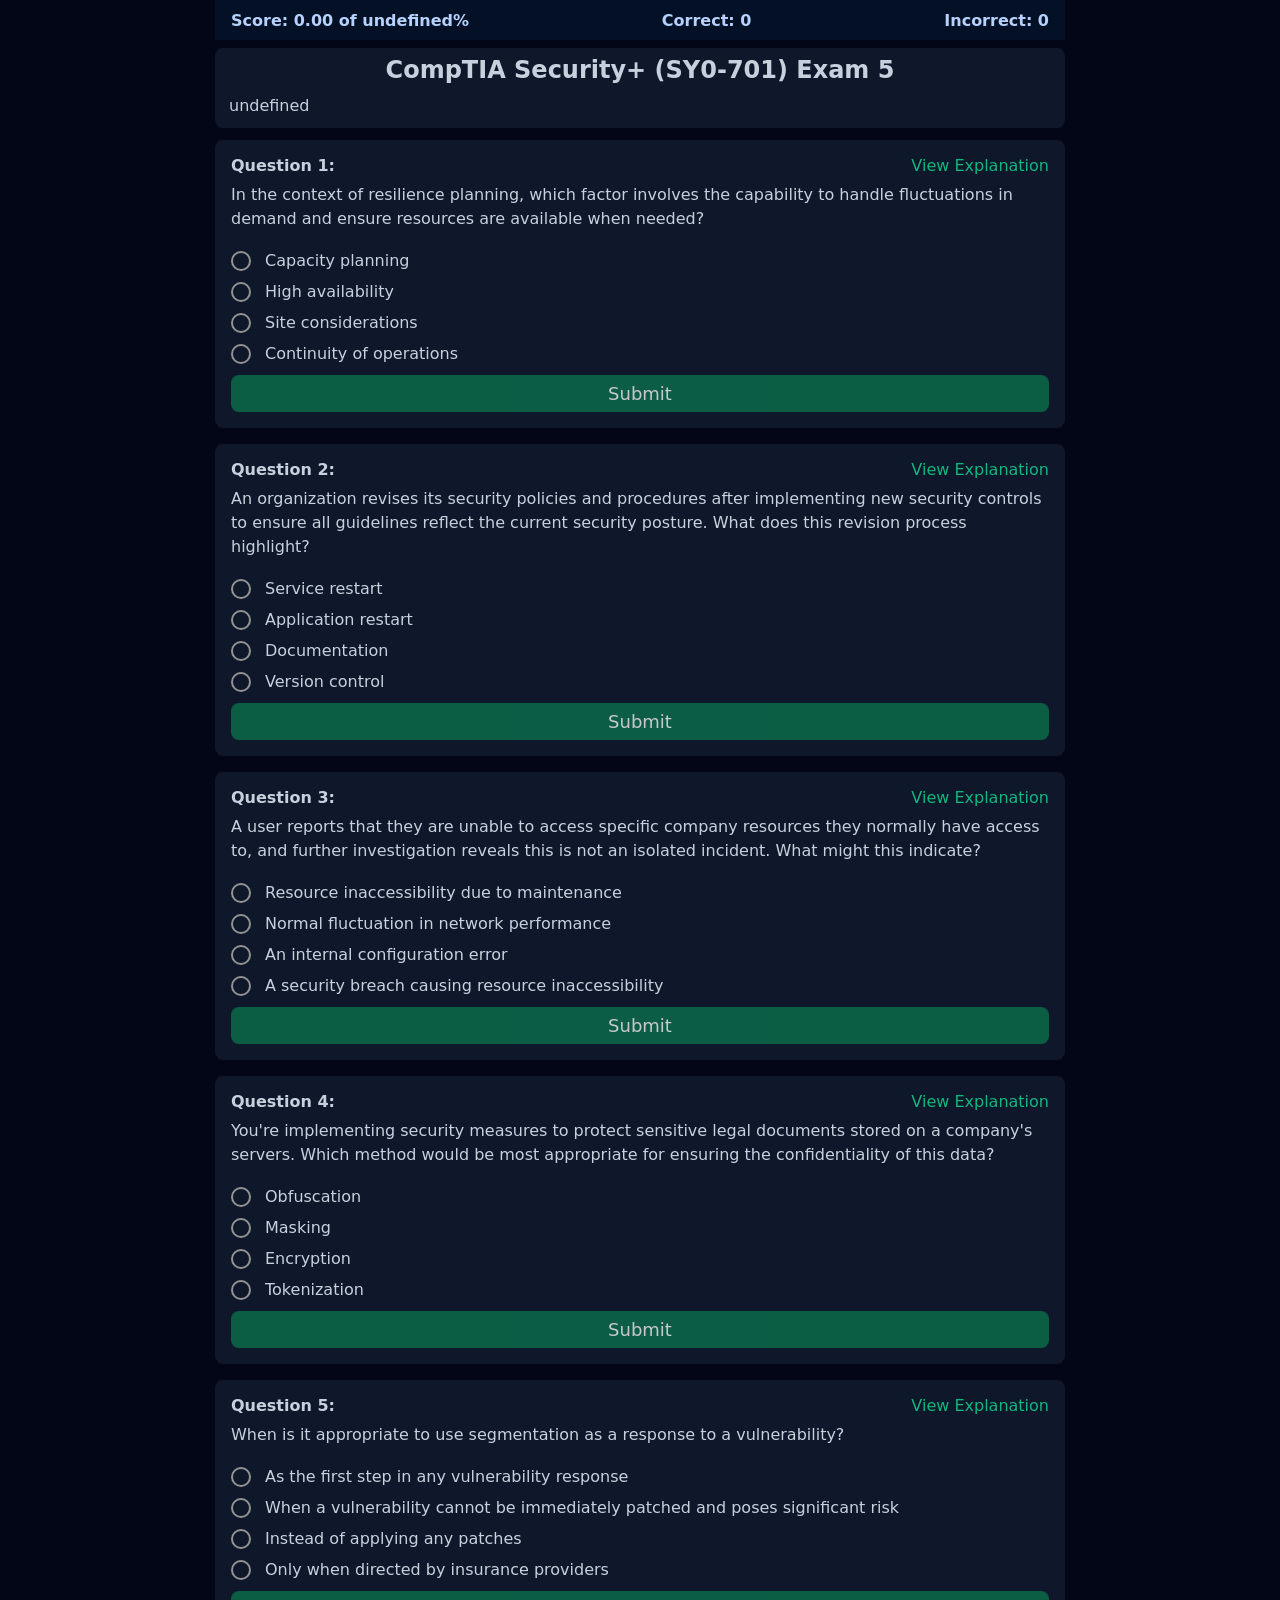
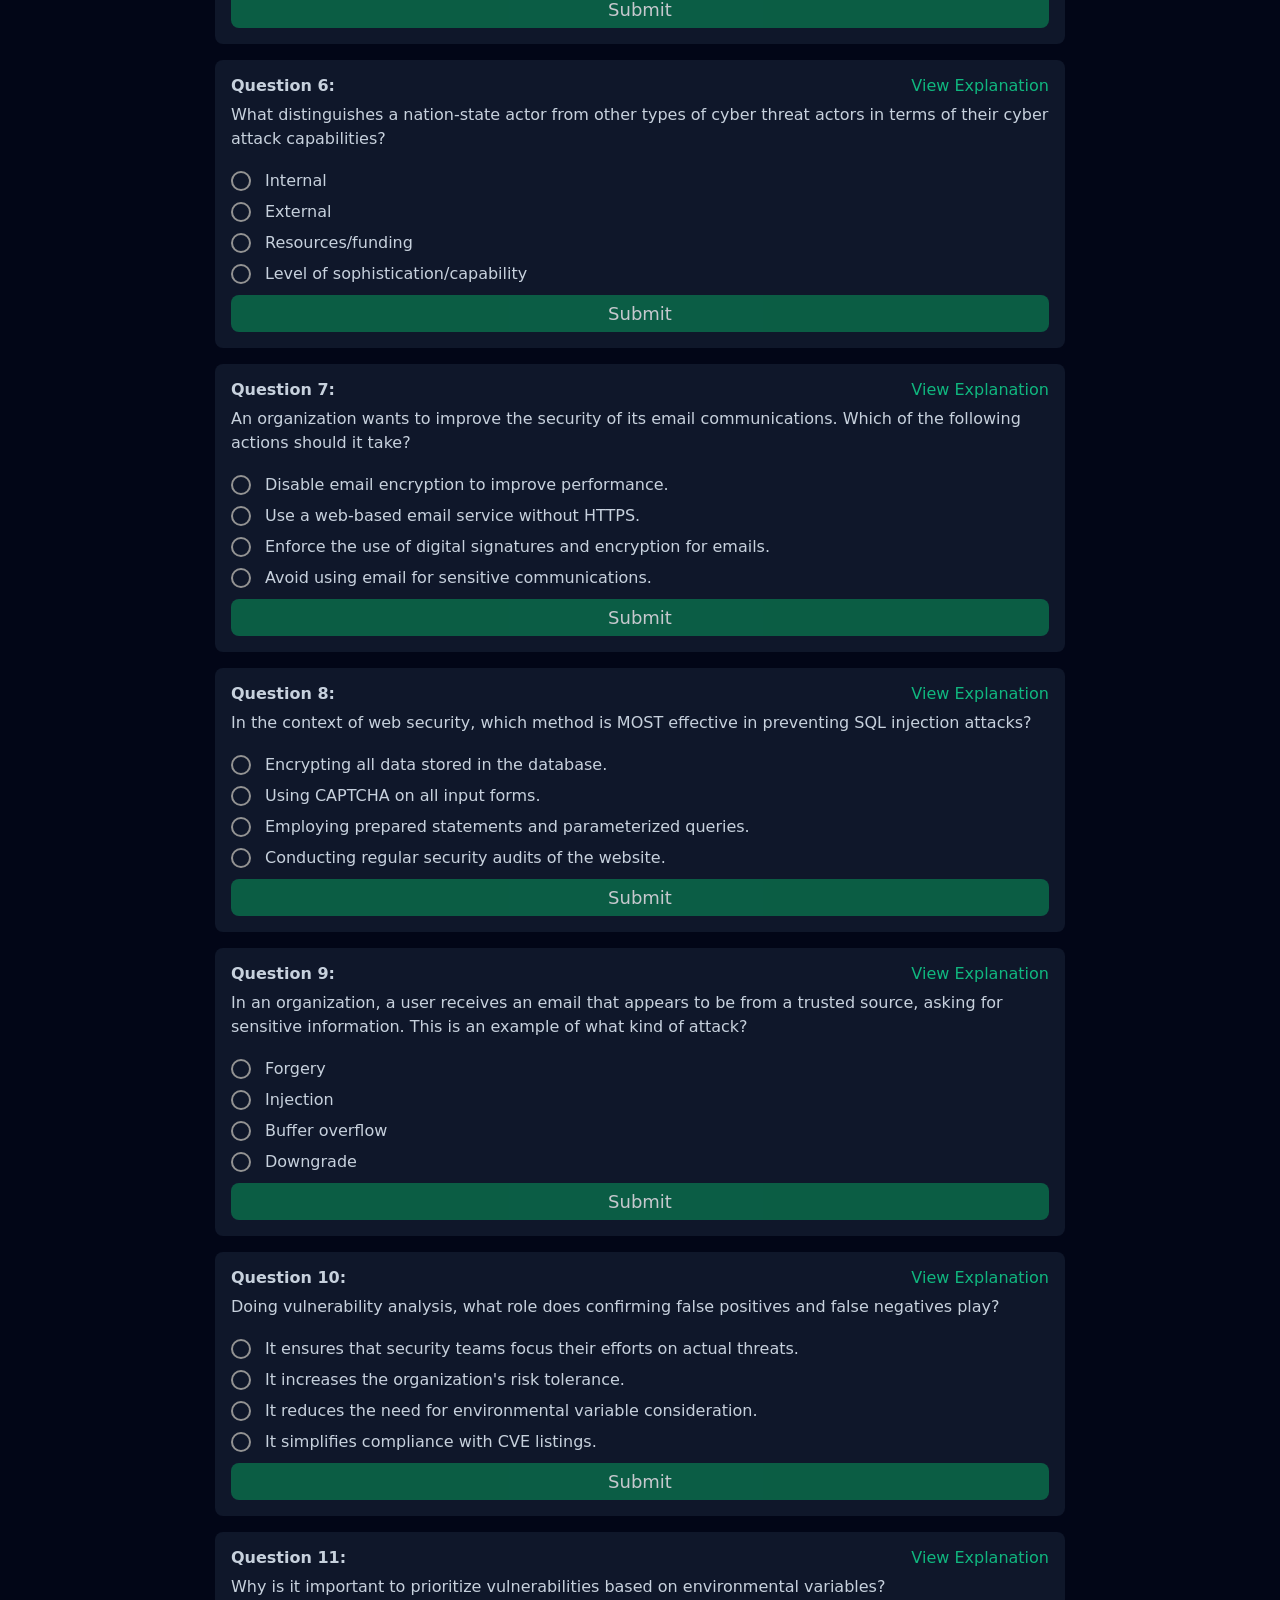
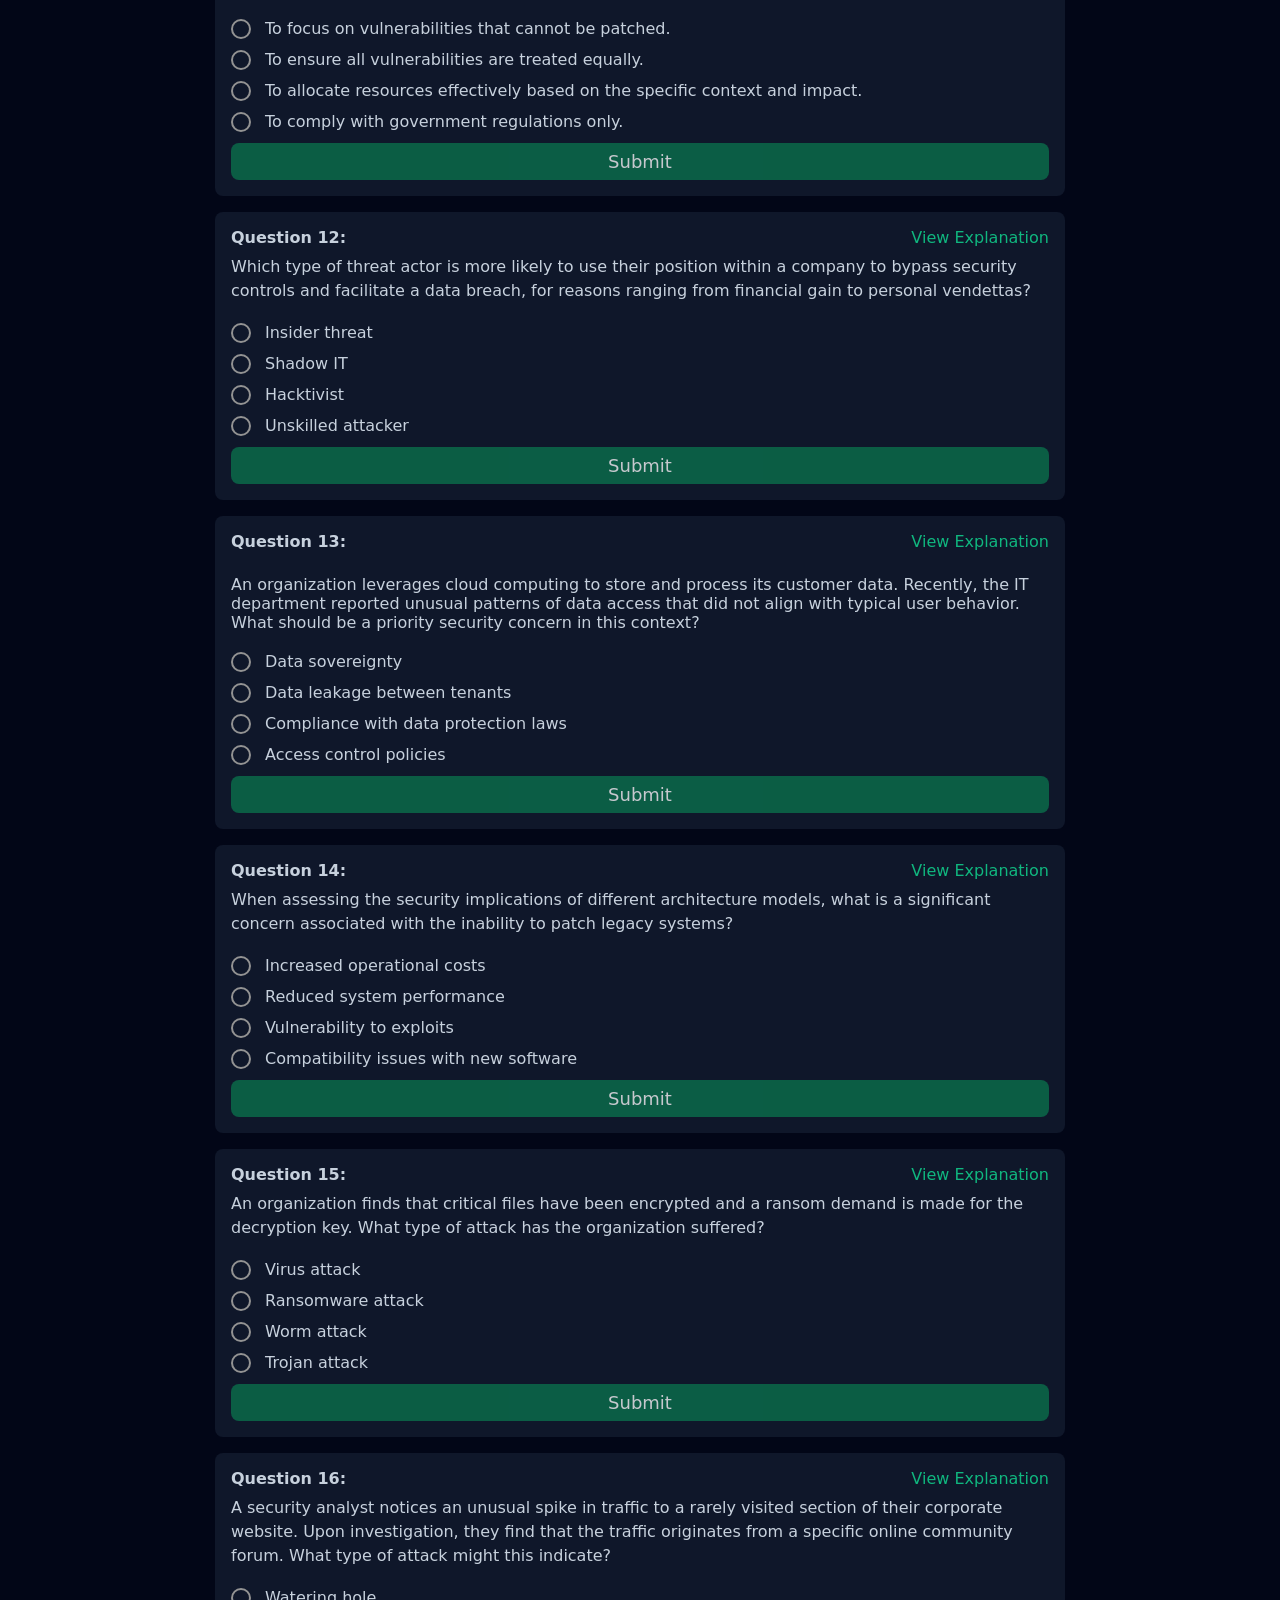
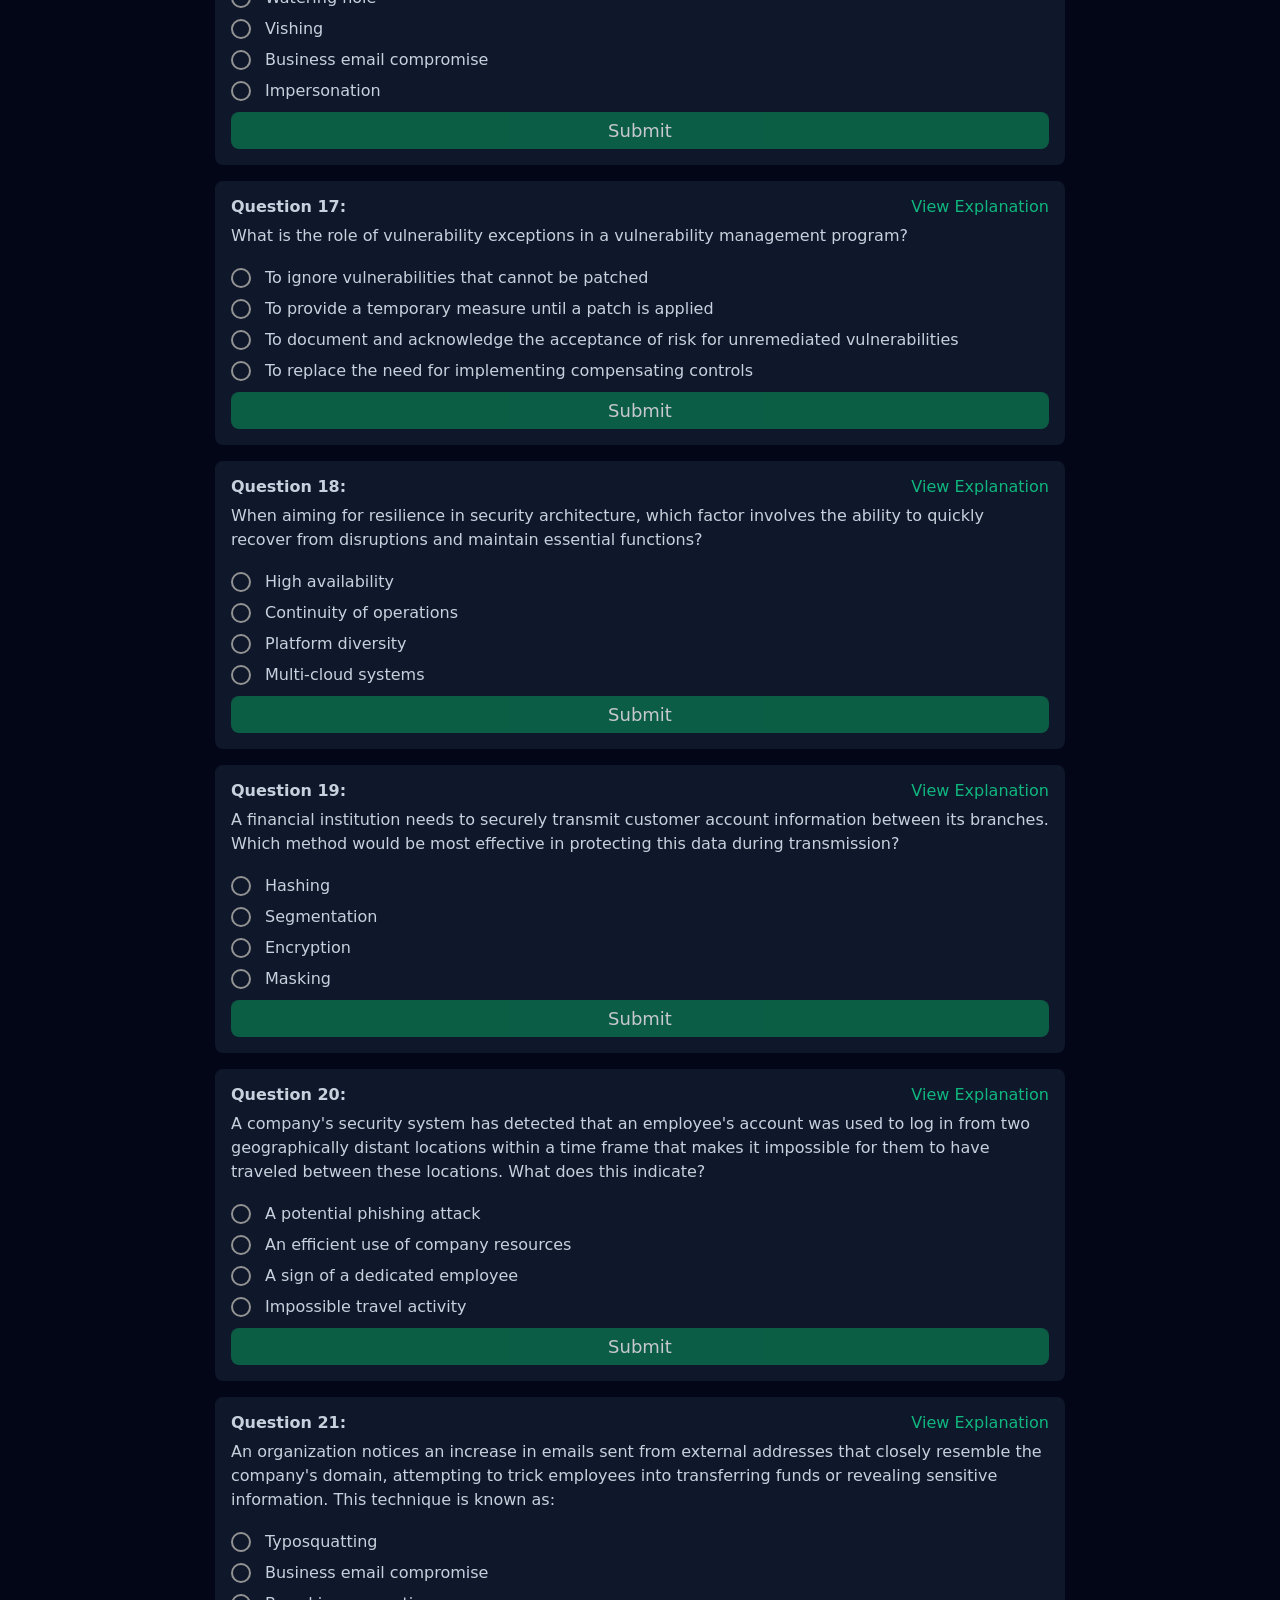
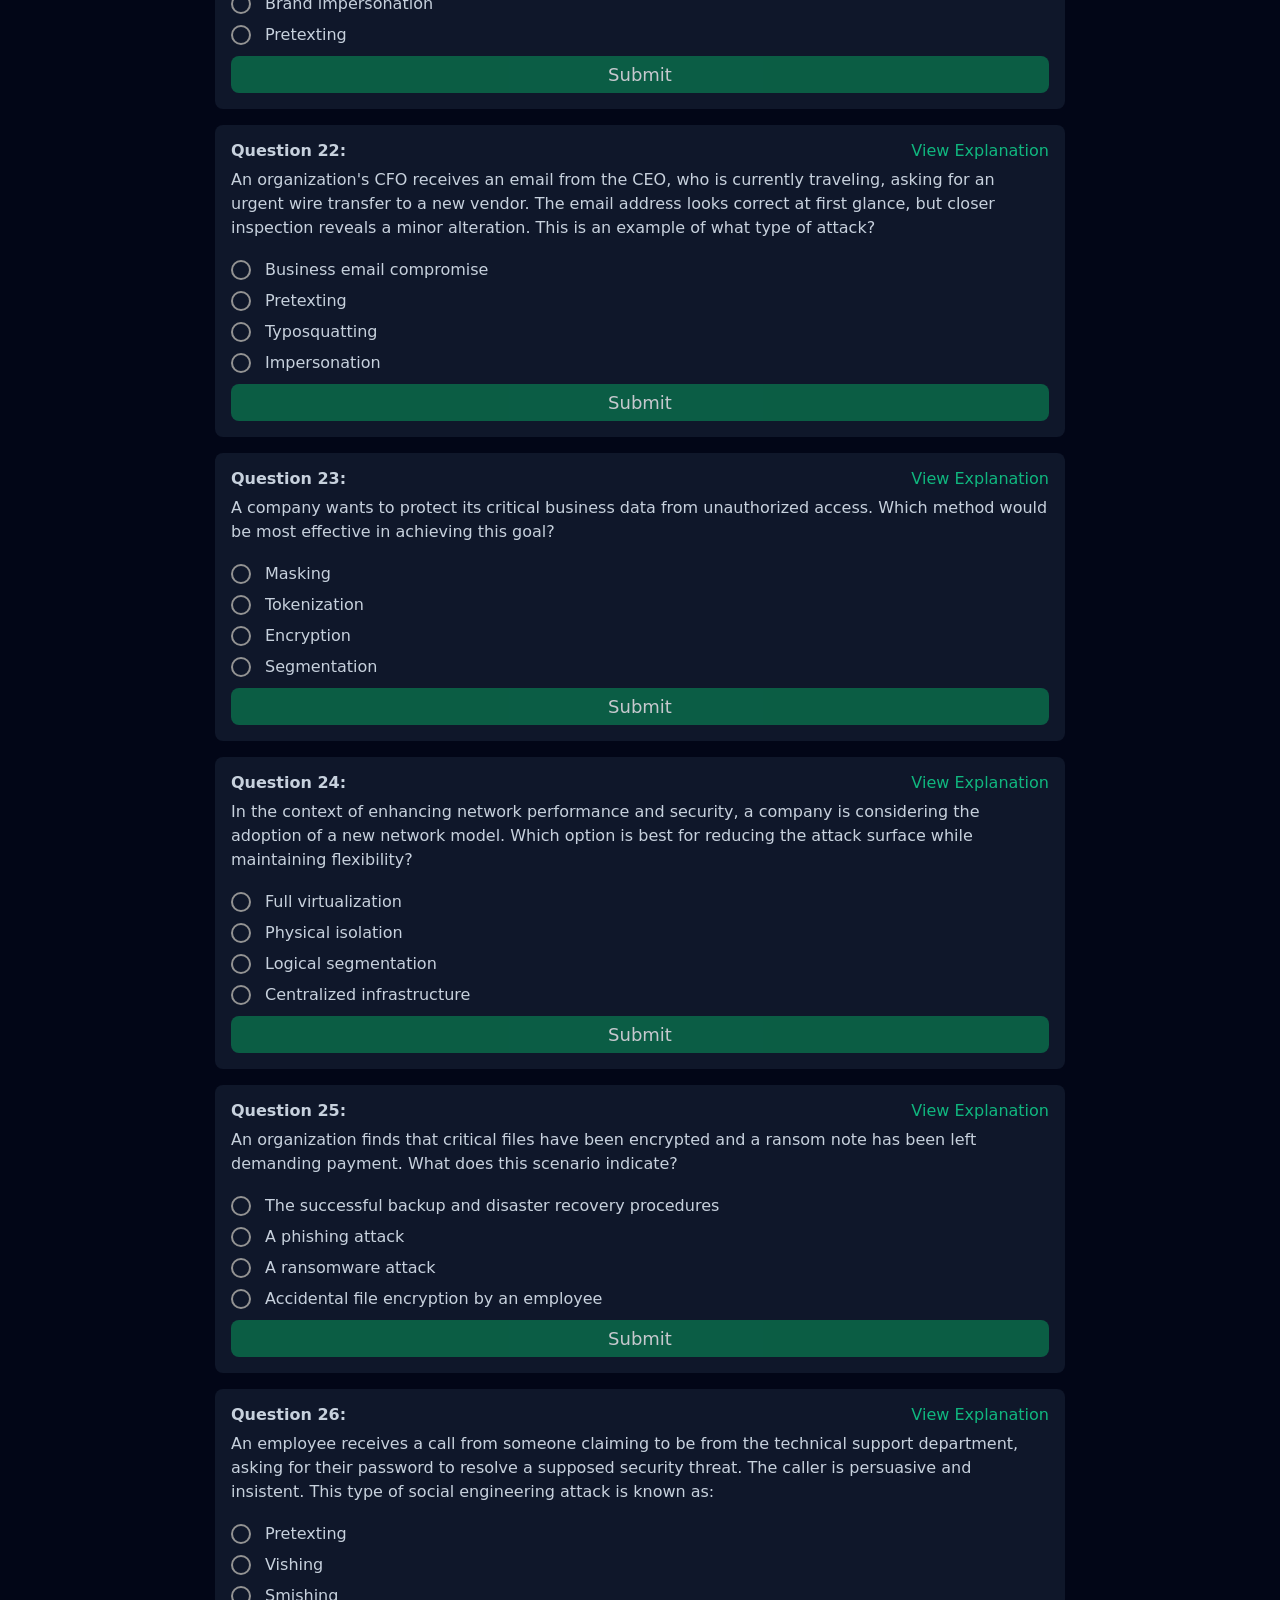
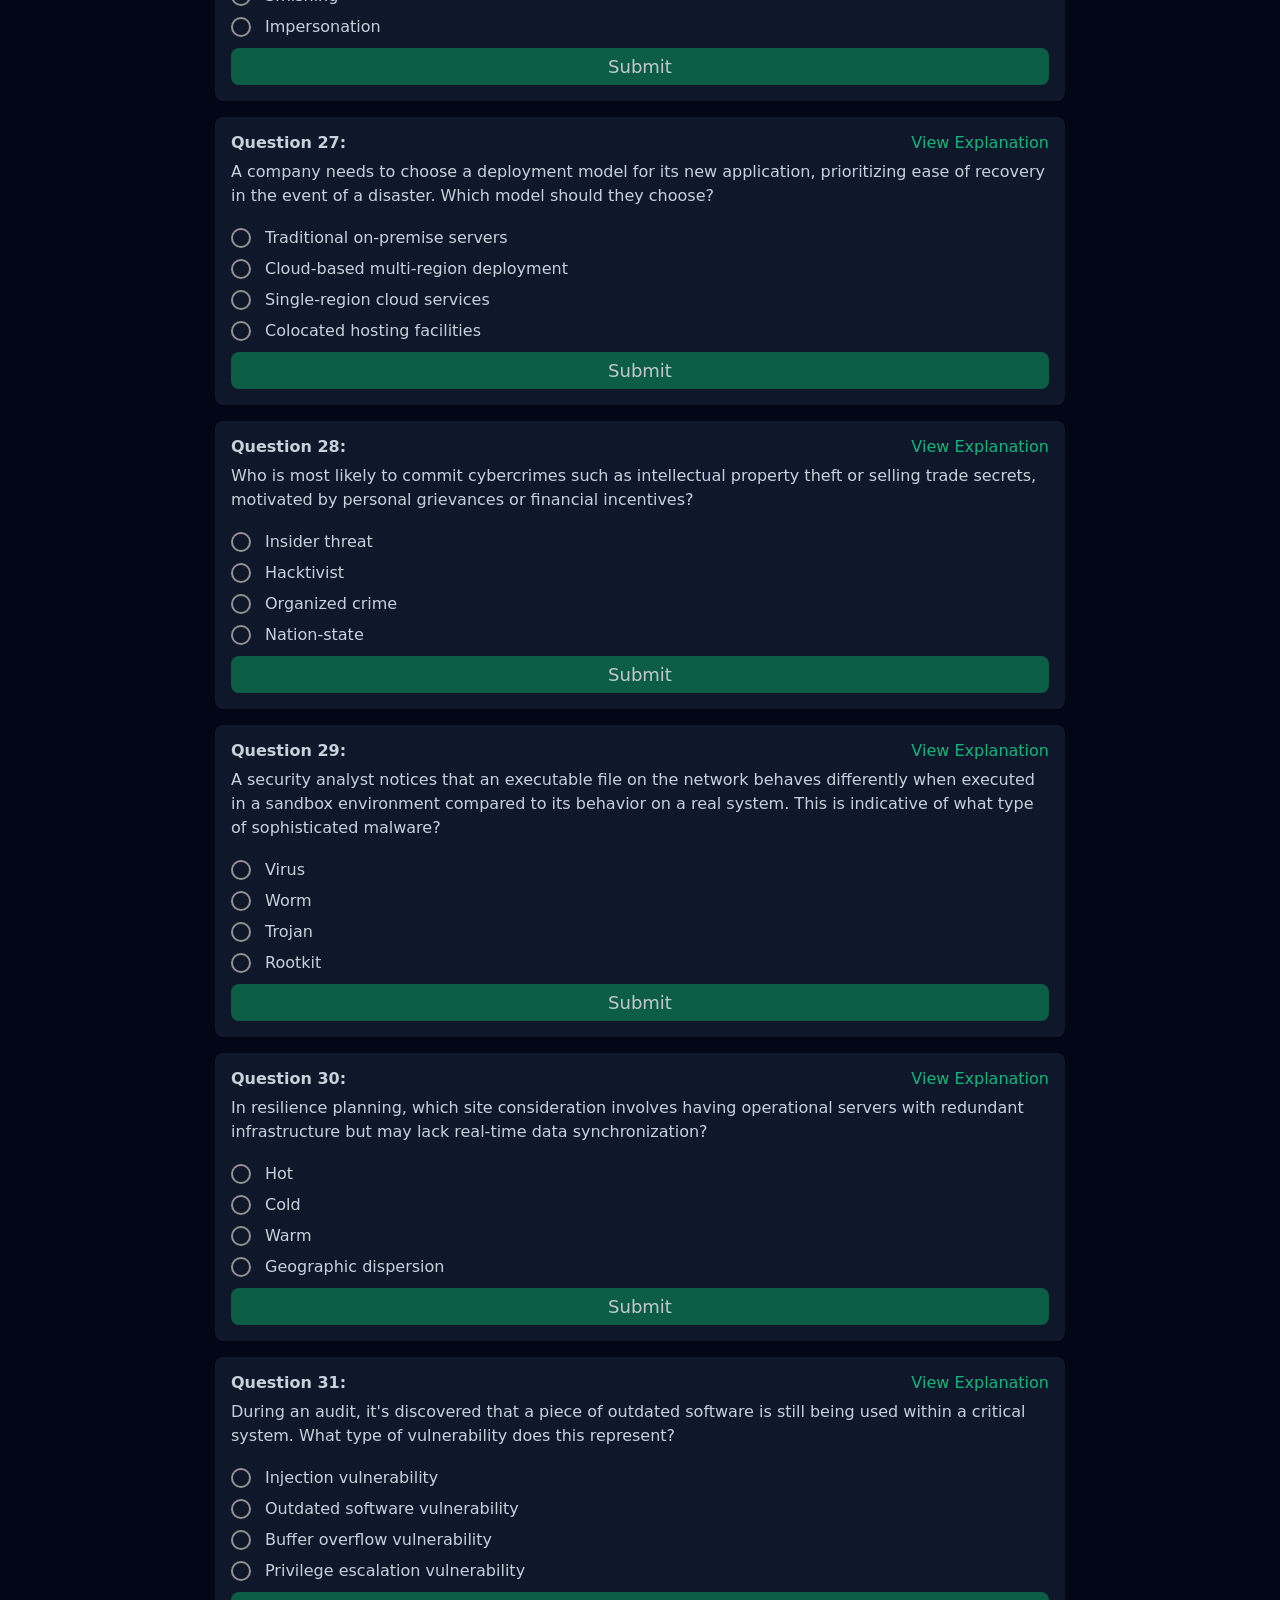
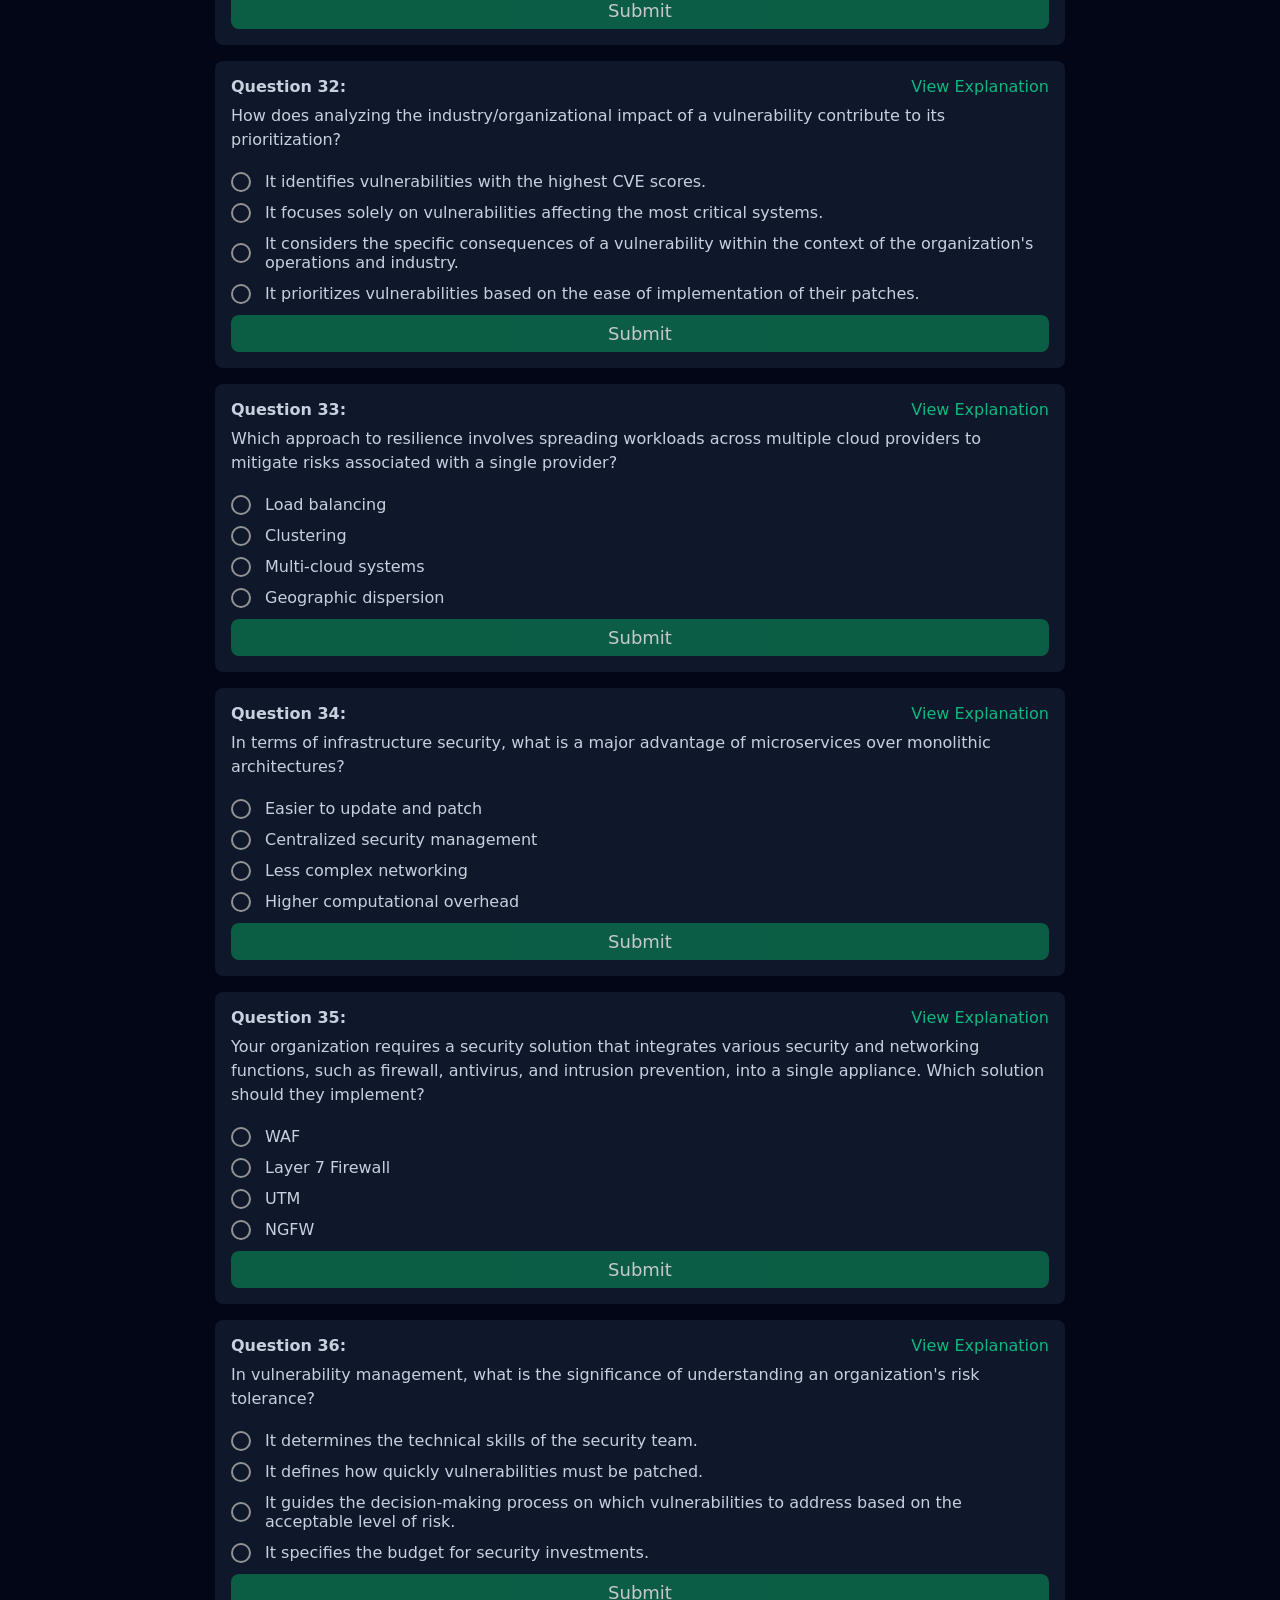
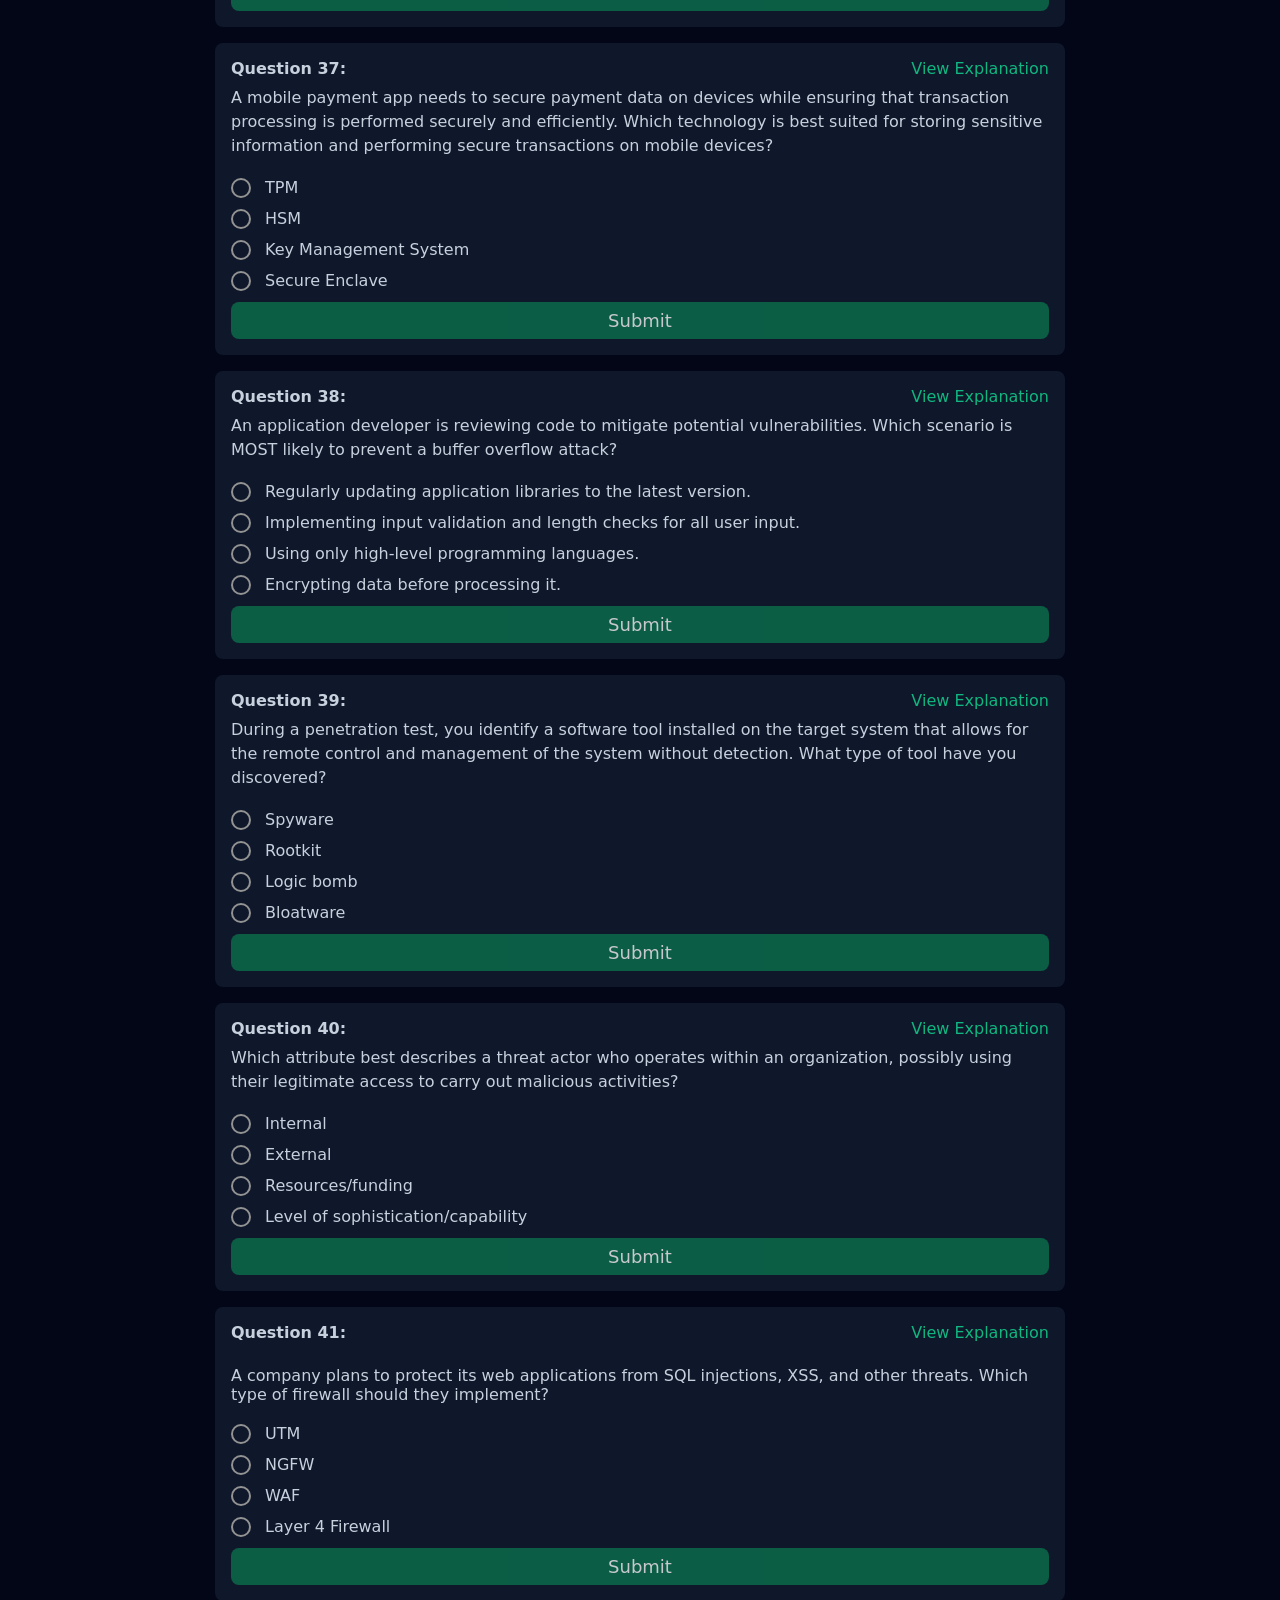
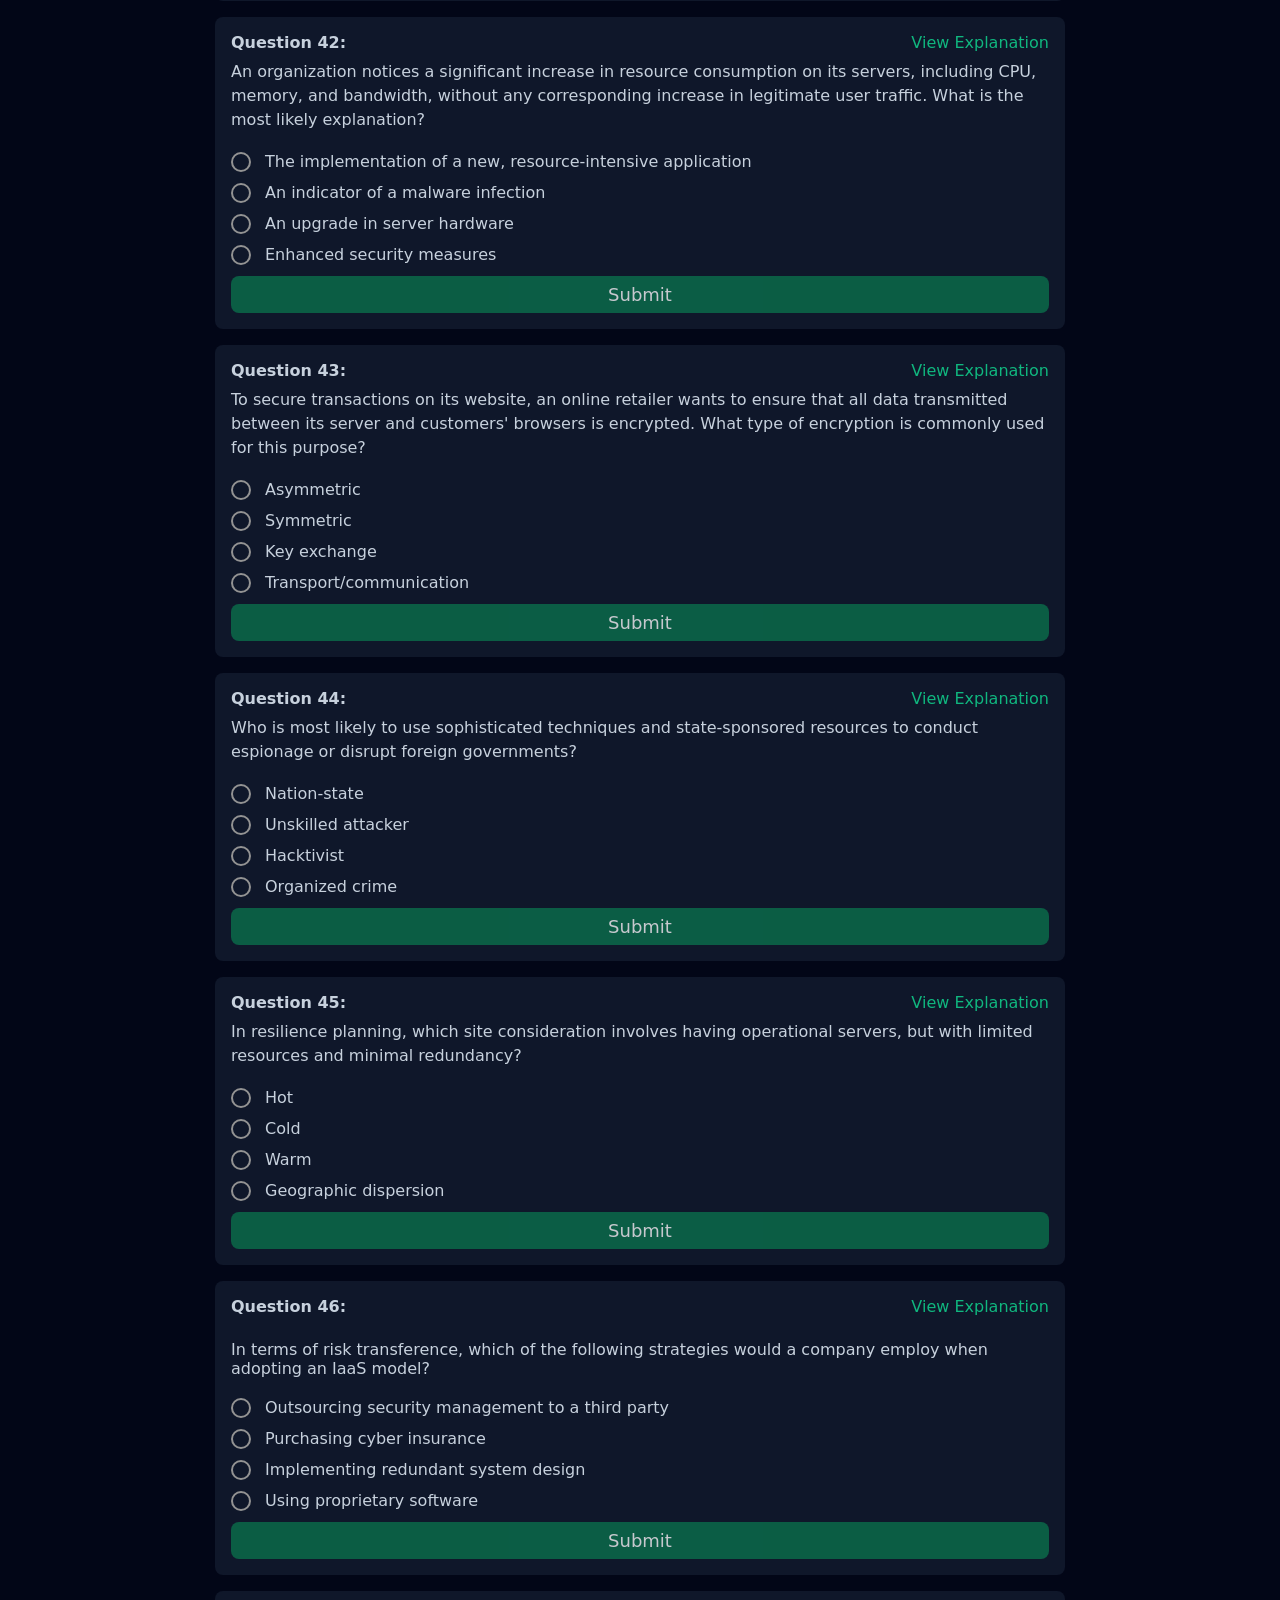
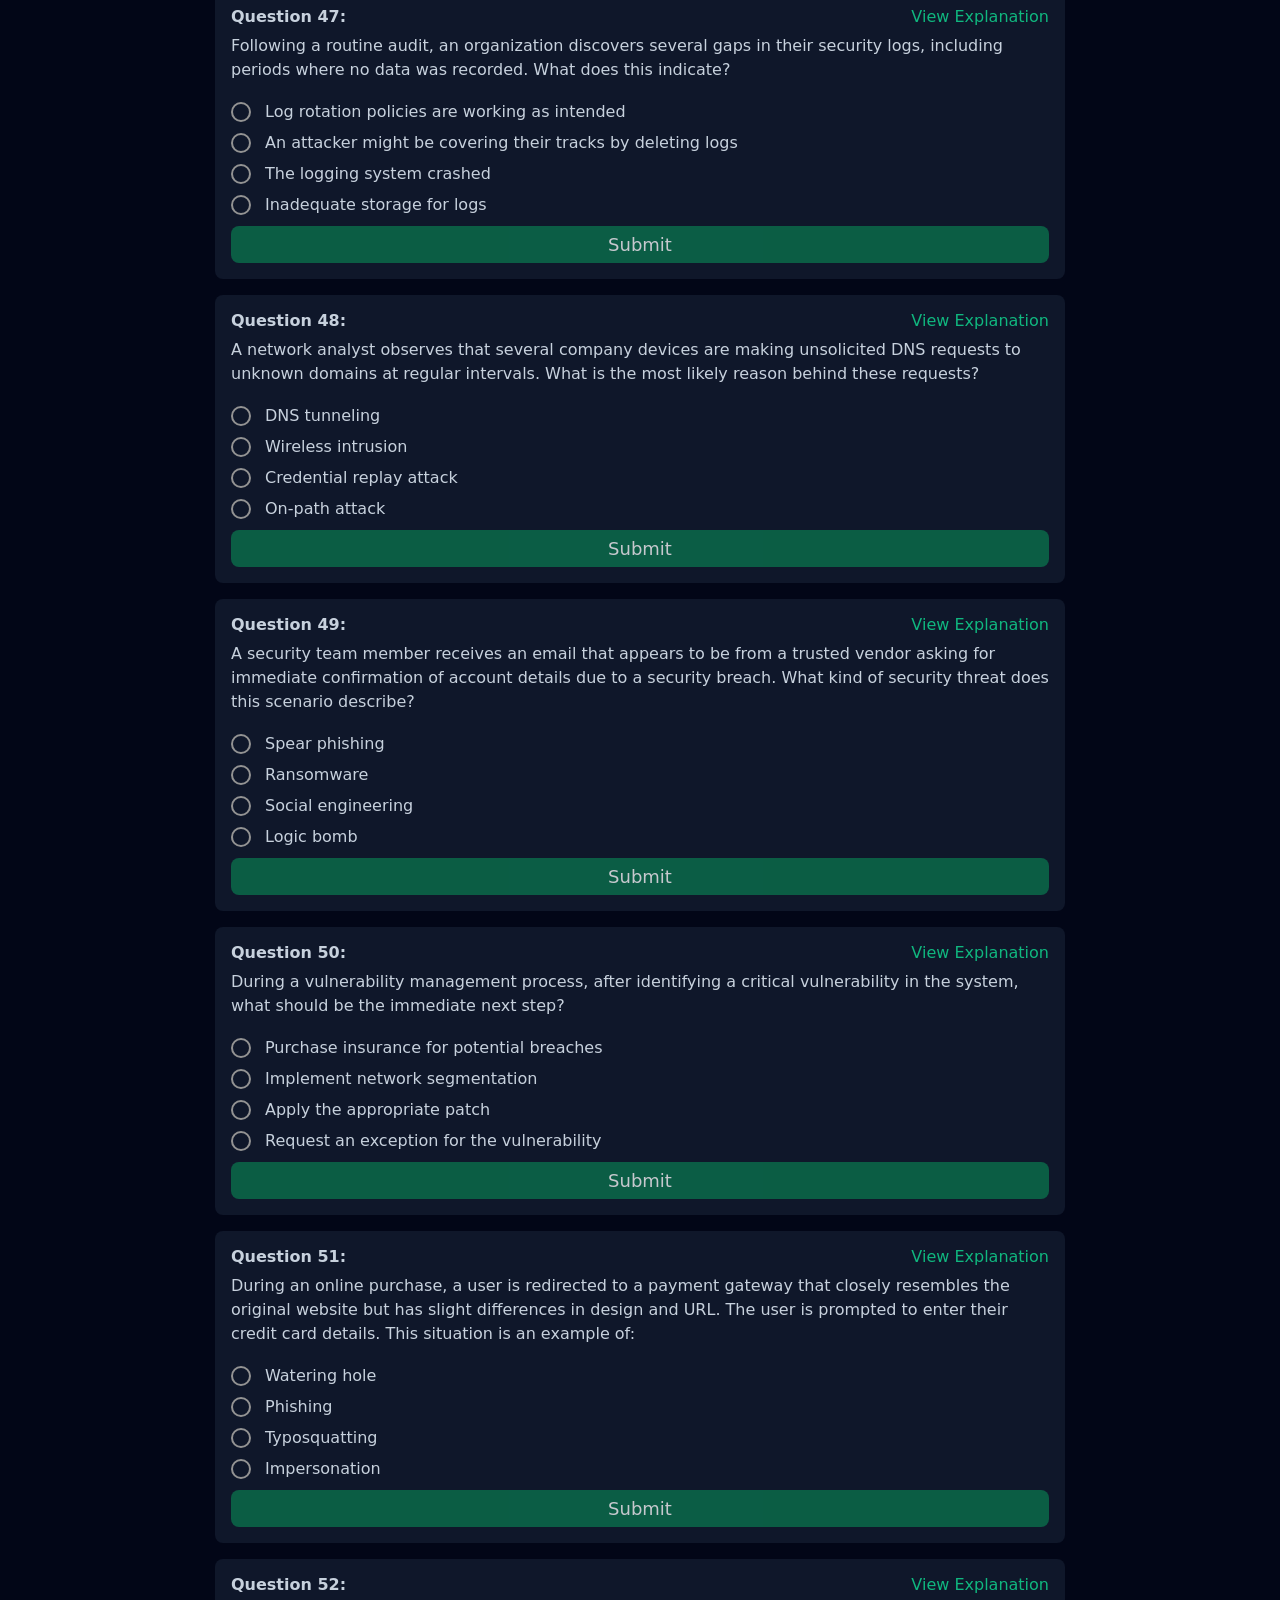
<file: Practice-test-01/5.5 CompTIA Security+ (SY0-701) Exam 5.html>
<!DOCTYPE html>
<html lang="en">
  <head>
    <meta charset="UTF-8" />
    <meta http-equiv="X-UA-Compatible" content="IE=edge" />
    <meta name="viewport" content="width=device-width, initial-scale=1.0" />
    <title>Quiz</title>
    <style>
      * {
        font-family: system-ui, -apple-system, BlinkMacSystemFont, 'Segoe UI', Roboto, Oxygen, Ubuntu,
          Cantarell, 'Open Sans', 'Helvetica Neue', sans-serif;
        margin: 0;
        padding: 0;
        box-sizing: border-box;
        font-size: 16px;
      }

      main {
        padding-top: 48px;
      }

      :root {
        --large-device-width: 850px;
        --primary-color: #0f172a;
        --secondary-color: #020617;
        --primary-text-color: #c7d1dd;
        --secondary-text-color: #061602;
        --success-background: hsl(159, 82%, 24%);
        --success-foreground: hsl(164, 86%, 16%);
        --success: hsl(160, 84%, 39%);
        --danger: #ef4444;
        --warning: #f59e0b;
        --info-background: hsl(218, 81%, 8%);
        --info-foreground: hsl(217, 91%, 85%);
        --border-color: #d1d7dc;
        --check-box-size: 20px;
        /* control the size */
        --check-box-color: var(--info-foreground);
        /* the active color */
      }

      body {
        position: relative;
        background-color: #020617;
        color: var(--primary-text-color);
      }

      #score-stats-container {
        position: fixed;
        z-index: 10;
        top: 0;
        height: 40px;
        width: 100%;
        background-color: var(--info-background);

        padding: 0px 16px;
        color: var(--info-foreground);
        font-weight: 600;
        display: flex;
        align-items: center;
        justify-content: space-between;
      }

      #quiz-container {
        border-radius: 8px;
        display: flex;
        gap: 16px;
        flex-direction: column;
      }

      input[type='radio'] {
        height: var(--check-box-size);
        aspect-ratio: 1;
        border: calc(var(--check-box-size) / 8) solid #939393;
        padding: calc(var(--check-box-size) / 8);
        background: radial-gradient(farthest-side, var(--check-box-color) 94%, #0000) 50%/0 0 no-repeat
          content-box;
        border-radius: 50%;
        outline-offset: calc(var(--check-box-size) / 10);
        -webkit-appearance: none;
        -moz-appearance: none;
        appearance: none;
        cursor: pointer;
        font-size: inherit;
        transition: 0.3s;
      }

      input[type='radio']:checked {
        border-color: var(--check-box-color);
        background-size: 100% 100%;
      }

      input[type='radio']:disabled {
        background: linear-gradient(#939393 0 0) 50%/100% 20% no-repeat content-box;
        opacity: 0.5;
        cursor: not-allowed;
      }

      label {
        /* display: inline-flex; */
        align-items: center;
        gap: 10px;
        cursor: pointer;
        padding: 4px 6px;
        border-radius: 4px;
      }

      @media (max-width: 767px) {
        input[type='radio'],
        label {
          cursor: default;
        }

        #quiz-container {
          margin-left: 8px;
          margin-right: 8px;
        }
      }

      /* PC (Desktop devices) */
      @media (min-width: 768px) {
        body {
          display: flex;
          justify-content: center;
        }

        main {
          max-width: var(--large-device-width);
        }

        #score-stats-container {
          max-width: var(--large-device-width);
        }

        dialog {
          max-width: var(--large-device-width);
        }
      }

      @media print {
        input[type='radio'] {
          background: none !important;
          border-color: #939393 !important;
        }

        input[type='radio']:checked {
          border-color: #939393 !important;
        }
      }

      .question-lable {
        display: flex;
        align-items: center;
        gap: 8px;
      }

      button {
        -webkit-tap-highlight-color: transparent;
        -webkit-touch-callout: none;
        -webkit-user-select: none;
        user-select: none;
        outline: none;
        position: relative;
        overflow: hidden;
        cursor: pointer;
      }

      .button {
        background-color: var(--success-background);
        border: none;
        color: #f4f5f7;
        opacity: 0.8;
        font-size: 18px;
        flex-grow: 1;
        padding: 8px 16px;
        border-radius: 8px;
      }

      .button:hover {
        opacity: 1;
      }

      .explanation-btn {
        border: none;
        color: var(--success);
        background-color: transparent;
      }

      #submit-button:active::after {
        background-color: #ef4444;
      }

      .single-question-container {
        background-color: var(--primary-color);
        display: flex;
        flex-direction: column;
        gap: 8px;
        padding: 16px;
        border-radius: 8px;
      }

      #modal-content {
        padding: 16px;
        line-height: 24px;
      }

      dialog::backdrop {
        background: rgba(0, 0, 0, 0.5);
      }

      dialog {
        position: fixed;
        border: 1px solid var(--border-color);
        background-color: var(--primary-color);
        color: rgb(240, 241, 248);
        padding: 16px;
        border-radius: 8px;
        width: 80vw;
        max-height: 80vh;
        overflow: auto;
        top: 50%;
        left: 50%;
        -webkit-transform: translateX(-50%) translateY(-50%);
        -moz-transform: translateX(-50%) translateY(-50%);
        -ms-transform: translateX(-50%) translateY(-50%);
        transform: translateX(-50%) translateY(-50%);
      }

      #close-modal-btn {
        position: absolute;
        top: 4px;
        right: 4px;
        padding: 2px 8px;
        border-radius: 2px;
        border: none;
        background-color: var(--danger);
      }

      .correct-answer label {
        border: 2px solid var(--success);
        width: 100%;
      }

      .incorrect-answer label {
        border: 2px solid var(--danger);
        width: 100%;
      }

      .options-container {
        display: flex;
        flex-direction: column;
        gap: 4px;
      }

      #quiz-meta-container {
        border-radius: 8px;
        background-color: var(--primary-color);
        margin-bottom: 12px;
        padding: 8px;
      }

      #quiz-title {
        text-align: center;
        font-size: 24px;
        margin-bottom: 8px;
      }

      #quiz-description {
        line-height: 1.5;
        padding: 2px 6px;
      }
      img {
        width: 100%;
      }
    </style>
  </head>

  <body onload="main()">
    <main>
      <section id="quiz-meta-container">
        <h1 id="quiz-title"></h1>
        <p id="quiz-description"></p>
      </section>
      <section id="score-stats-container">
        <div id="score-card">
          Score: <span id="current-score">999</span> of
          <span id="pass-percent">999%</span>
        </div>
        <div>Correct: <span id="correct-answers">999</span></div>
        <div>Incorrect: <span id="wrong-answers">999</span></div>
      </section>

      <section id="quiz-container"></section>

      <dialog id="modal" class="modal-container">
        <div id="modal-content">
          <p id="modal-text"></p>
        </div>
      </dialog>
    </main>

    <script>
      const quizData = {"quiz_id":6190326,"quiz_title":"CompTIA Security+ (SY0-701) Exam 5","questions":[{"_class":"assessment","id":82863592,"assessment_type":"multiple-choice","prompt":{"question":"Why is it important to prioritize vulnerabilities based on environmental variables?","answers":["To focus on vulnerabilities that cannot be patched.","To ensure all vulnerabilities are treated equally.","To allocate resources effectively based on the specific context and impact.","To comply with government regulations only."],"explanation":"Considering environmental variables in the prioritization of vulnerabilities is critical for effective resource allocation and remediation efforts. Environmental variables include the specific conditions and contexts of an organization&#x27;s network and systems, such as the criticality of assets, the presence of compensating controls, and the potential impact of a vulnerability&#x27;s exploitation. This approach ensures that resources are focused on addressing vulnerabilities that pose the greatest risk to the organization&#x27;s operations and objectives, rather than treating all vulnerabilities equally or solely to comply with regulations."},"correct_response":["c"],"section":"","question_plain":"Why is it important to prioritize vulnerabilities based on environmental variables?","related_lectures":[]},{"_class":"assessment","id":82863594,"assessment_type":"multiple-choice","prompt":{"question":"In vulnerability management, what is the significance of understanding an organization&#x27;s risk tolerance?","answers":["It determines the technical skills of the security team.","It defines how quickly vulnerabilities must be patched.","It guides the decision-making process on which vulnerabilities to address based on the acceptable level of risk.","It specifies the budget for security investments."],"explanation":"Understanding an organization&#x27;s risk tolerance is fundamental in vulnerability management because it informs the decision-making process regarding which vulnerabilities to prioritize for remediation. Risk tolerance varies among organizations and dictates the level of risk deemed acceptable. This understanding helps to align security efforts with business objectives, ensuring that resources are allocated to mitigate risks that exceed the organization&#x27;s tolerance levels. While factors like technical skills, patching speed, and security budgets are important, they are secondary considerations that should be informed by the organization&#x27;s risk tolerance."},"correct_response":["c"],"section":"","question_plain":"In vulnerability management, what is the significance of understanding an organization&#x27;s risk tolerance?","related_lectures":[]},{"_class":"assessment","id":82863596,"assessment_type":"multiple-choice","prompt":{"question":"Why is vulnerability classification important in managing security risks?","answers":["It allows for the prioritization of vulnerabilities based on their exploitability and impact.","It eliminates the need for regular security audits.","It guarantees compliance with all industry standards.","It simplifies the process of vulnerability scanning."],"explanation":"Vulnerability classification plays a crucial role in managing security risks by allowing organizations to prioritize vulnerabilities based on criteria such as their exploitability, impact, and the ease with which they can be remedied. This prioritization ensures that resources are allocated efficiently to address the most critical vulnerabilities first, enhancing the organization&#x27;s security posture. While regular audits, compliance with standards, and efficient scanning are important, these activities are complemented by, rather than replaced by, effective vulnerability classification."},"correct_response":["a"],"section":"","question_plain":"Why is vulnerability classification important in managing security risks?","related_lectures":[]},{"_class":"assessment","id":82863598,"assessment_type":"multiple-choice","prompt":{"question":"Doing vulnerability analysis, what role does confirming false positives and false negatives play?","answers":["It ensures that security teams focus their efforts on actual threats.","It increases the organization&#x27;s risk tolerance.","It reduces the need for environmental variable consideration.","It simplifies compliance with CVE listings."],"explanation":"Confirming false positives and false negatives is vital during vulnerability analysis because it ensures that security teams concentrate their efforts on genuine threats rather than wasting resources on non-issues or overlooking real vulnerabilities. This process helps maintain the efficiency and effectiveness of the security program by accurately identifying and addressing vulnerabilities that pose a real risk to the organization. While risk tolerance, environmental variables, and compliance with CVE are important considerations in vulnerability management, they are not directly impacted by the process of confirming false positives and false negatives."},"correct_response":["a"],"section":"","question_plain":"Doing vulnerability analysis, what role does confirming false positives and false negatives play?","related_lectures":[]},{"_class":"assessment","id":82863600,"assessment_type":"multiple-choice","prompt":{"question":"How does analyzing the industry/organizational impact of a vulnerability contribute to its prioritization?","answers":["It identifies vulnerabilities with the highest CVE scores.","It focuses solely on vulnerabilities affecting the most critical systems.","It considers the specific consequences of a vulnerability within the context of the organization&#x27;s operations and industry.","It prioritizes vulnerabilities based on the ease of implementation of their patches."],"explanation":"Analyzing the industry/organizational impact of a vulnerability is crucial for its prioritization because it allows security teams to understand how a vulnerability specifically affects their unique operations, critical assets, and compliance requirements. This tailored approach ensures that vulnerabilities with the most significant potential impact on the organization&#x27;s objectives, reputation, and regulatory obligations are prioritized for remediation. While CVE scores, system criticality, and patching ease are important factors in vulnerability management, the unique consequences to the organization&#x27;s operations and industry provide a more relevant basis for prioritization."},"correct_response":["c"],"section":"","question_plain":"How does analyzing the industry/organizational impact of a vulnerability contribute to its prioritization?","related_lectures":[]},{"_class":"assessment","id":82863602,"assessment_type":"multiple-choice","prompt":{"question":"During a vulnerability management process, after identifying a critical vulnerability in the system, what should be the immediate next step?","answers":["Purchase insurance for potential breaches","Implement network segmentation","Apply the appropriate patch","Request an exception for the vulnerability"],"explanation":"When a critical vulnerability is identified, the immediate step is to mitigate the risk it poses to the organization. Applying the appropriate patch directly addresses the vulnerability, reducing the potential for exploitation. Purchasing insurance, while it may provide financial protection, does not mitigate the vulnerability itself. Implementing network segmentation could help limit the spread of an attack but does not address the underlying vulnerability. Requesting an exception should only be considered if remediation cannot be immediately implemented and is not the preferred immediate response."},"correct_response":["c"],"section":"","question_plain":"During a vulnerability management process, after identifying a critical vulnerability in the system, what should be the immediate next step?","related_lectures":[]},{"_class":"assessment","id":82863604,"assessment_type":"multiple-choice","prompt":{"question":"After deploying a patch to resolve a known vulnerability, what is the most effective way to ensure the vulnerability has been properly addressed?","answers":["Conduct a rescan of the affected systems","Apply for an insurance claim","Segment the network to isolate the patched system","Implement compensating controls around the patched system"],"explanation":"Conducting a rescan of the affected systems is the most direct and effective method to validate that the vulnerability has been properly addressed by the patch. Rescanning provides tangible evidence that the vulnerability no longer exists in the scanned environment. Applying for an insurance claim is irrelevant to the validation of remediation. While network segmentation and implementing compensating controls can enhance overall security posture, they do not directly validate that a specific vulnerability has been remediated."},"correct_response":["a"],"section":"","question_plain":"After deploying a patch to resolve a known vulnerability, what is the most effective way to ensure the vulnerability has been properly addressed?","related_lectures":[]},{"_class":"assessment","id":82863606,"assessment_type":"multiple-choice","prompt":{"question":"When direct patching of a vulnerability is not immediately possible, what is the best interim measure to reduce risk exposure?","answers":["Purchase additional insurance coverage","Implement compensating controls","Apply for an exception","Ignore the vulnerability until a patch is available"],"explanation":"Implementing compensating controls is the best interim measure when direct patching is not possible. These controls provide alternative security measures that help mitigate the risk associated with the vulnerability, such as additional monitoring, restricting access, or applying additional security layers. Purchasing insurance does not mitigate the risk. Applying for an exception is a procedural step that acknowledges the risk but does not reduce it. Ignoring the vulnerability is never an advisable option as it leaves the system exposed to potential exploitation."},"correct_response":["b"],"section":"","question_plain":"When direct patching of a vulnerability is not immediately possible, what is the best interim measure to reduce risk exposure?","related_lectures":[]},{"_class":"assessment","id":82863608,"assessment_type":"multiple-choice","prompt":{"question":"In the context of vulnerability management, what is the primary purpose of conducting an audit?","answers":["To purchase insurance for uncovered vulnerabilities","To implement network segmentation","To verify compliance with security policies and the effectiveness of implemented controls","To apply for exemptions for certain vulnerabilities"],"explanation":"The primary purpose of conducting an audit in the context of vulnerability management is to verify compliance with established security policies and the effectiveness of implemented controls. An audit provides a formal evaluation mechanism to ensure that security measures are appropriately protecting the organization&#x27;s assets and that remediation efforts for identified vulnerabilities have been effective. Purchasing insurance, implementing network segmentation, and applying for exemptions are all management actions that could be influenced by audit findings but are not the primary purpose of an audit itself."},"correct_response":["c"],"section":"","question_plain":"In the context of vulnerability management, what is the primary purpose of conducting an audit?","related_lectures":[]},{"_class":"assessment","id":82863610,"assessment_type":"multiple-choice","prompt":{"question":"How should an organization handle vulnerabilities for which no current patch is available?","answers":["Ignore the vulnerability until a patch is released","Purchase insurance to cover potential losses","Apply compensating controls to mitigate the risk","Segment the network every time a new vulnerability is found"],"explanation":"When no current patch is available for a vulnerability, the best approach is to apply compensating controls to mitigate the risk associated with the vulnerability. These controls can include additional monitoring, changing configurations to reduce exposure, or implementing stricter access controls. Ignoring the vulnerability leaves the organization exposed to potential exploitation. While purchasing insurance might offer financial protection after a breach, it does not reduce the likelihood of the vulnerability being exploited. Network segmentation is a useful security measure but applying it every time a new vulnerability is found is not practical and does not directly address the specific risk posed by the vulnerability."},"correct_response":["c"],"section":"","question_plain":"How should an organization handle vulnerabilities for which no current patch is available?","related_lectures":[]},{"_class":"assessment","id":82863612,"assessment_type":"multiple-choice","prompt":{"question":"What is the role of vulnerability exceptions in a vulnerability management program?","answers":["To ignore vulnerabilities that cannot be patched","To provide a temporary measure until a patch is applied","To document and acknowledge the acceptance of risk for unremediated vulnerabilities","To replace the need for implementing compensating controls"],"explanation":"The role of vulnerability exceptions in a vulnerability management program is to document and acknowledge the acceptance of risk for vulnerabilities that cannot be remediated within the standard timeframe or for which no immediate remediation is available. This process involves a formal risk assessment and approval by appropriate stakeholders, ensuring that the decision to accept the risk is made consciously. This is not a means to ignore vulnerabilities, nor does it replace the need for compensating controls, which should still be considered to reduce risk exposure. Granting an exception is a temporary measure, emphasizing the need for a plan to address the vulnerability in the future."},"correct_response":["c"],"section":"","question_plain":"What is the role of vulnerability exceptions in a vulnerability management program?","related_lectures":[]},{"_class":"assessment","id":82863614,"assessment_type":"multiple-choice","prompt":{"question":"When is it appropriate to use segmentation as a response to a vulnerability?","answers":["As the first step in any vulnerability response","When a vulnerability cannot be immediately patched and poses significant risk","Instead of applying any patches","Only when directed by insurance providers"],"explanation":"Network segmentation is an appropriate response to a vulnerability when the vulnerability cannot be immediately patched and poses a significant risk to the organization. By segmenting the network, an organization can isolate critical assets or limit the potential spread of an exploit, effectively reducing the overall risk exposure. This approach is particularly useful in controlling the scope of potential impact while a more permanent solution, such as patching or implementing compensating controls, is being prepared. Segmentation is not meant to replace patching but rather to complement it or serve as an interim measure. The decision to segment should be based on risk assessment, not solely on directives from insurance providers."},"correct_response":["b"],"section":"","question_plain":"When is it appropriate to use segmentation as a response to a vulnerability?","related_lectures":[]},{"_class":"assessment","id":82863616,"assessment_type":"multiple-choice","prompt":{"question":"What is the importance of reporting in the context of vulnerability management?","answers":["To provide a detailed list of all patched vulnerabilities to insurance companies","To ensure that all vulnerabilities are ignored until reported","To communicate the findings, actions taken, and status of vulnerabilities to relevant stakeholders","To document exceptions as the primary method of handling vulnerabilities"],"explanation":"Reporting plays a crucial role in vulnerability management by providing a mechanism to communicate the findings, actions taken, and current status of vulnerabilities across the organization and to relevant stakeholders. Effective reporting ensures transparency, enables informed decision-making, and facilitates accountability by documenting the organization&#x27;s efforts to identify, remediate, and manage vulnerabilities. It&#x27;s not just about providing information to insurance companies or documenting exceptions, but rather about maintaining a comprehensive view of the organization&#x27;s security posture and the effectiveness of its vulnerability management program."},"correct_response":["c"],"section":"","question_plain":"What is the importance of reporting in the context of vulnerability management?","related_lectures":[]},{"_class":"assessment","id":82863618,"assessment_type":"multiple-choice","prompt":{"question":"However, there is no increase in network traffic. What kind of attack is likely being experienced?","answers":["Amplified DDoS attack","Reflected DDoS attack","DNS poisoning","Credential replay attack"],"explanation":"A reflected DDoS attack involves overwhelming a target with a flood of network traffic originating from multiple compromised systems, reflecting the requests off other network services. The high traffic causing service unavailability, without a corresponding increase in network traffic, suggests a reflection mechanism rather than direct flooding. This differs from an amplified DDoS, where large amounts of traffic are sent directly to the victim, DNS poisoning, which redirects users to malicious sites, and credential replay attacks, which involve unauthorized login attempts."},"correct_response":["b"],"section":"","question_plain":"However, there is no increase in network traffic. What kind of attack is likely being experienced?","related_lectures":[]},{"_class":"assessment","id":82863620,"assessment_type":"multiple-choice","prompt":{"question":"A security analyst discovers that an attacker is capturing data packets as they travel from the victim&#x27;s computer to the internet. Which type of attack does this scenario best represent?","answers":["On-path attack","Wireless attack","DNS poisoning","DDoS Amplified attack"],"explanation":"An on-path attack, formerly known as a man-in-the-middle attack, involves the attacker intercepting and possibly altering communications between two parties. Capturing data packets as they travel from a computer to the internet is a classic example of this type of attack. It&#x27;s not a wireless attack, which targets wireless network vulnerabilities; DNS poisoning, which corrupts DNS data; or a DDoS amplified attack, which involves overwhelming a target with external requests."},"correct_response":["a"],"section":"","question_plain":"A security analyst discovers that an attacker is capturing data packets as they travel from the victim&#x27;s computer to the internet. Which type of attack does this scenario best represent?","related_lectures":[]},{"_class":"assessment","id":82863622,"assessment_type":"multiple-choice","prompt":{"question":"A network analyst observes that several company devices are making unsolicited DNS requests to unknown domains at regular intervals. What is the most likely reason behind these requests?","answers":["DNS tunneling","Wireless intrusion","Credential replay attack","On-path attack"],"explanation":"DNS tunneling involves sending and receiving information through DNS queries and responses, often to bypass network security measures or to exfiltrate data. Regular, unsolicited DNS requests to unknown domains suggest this type of activity. It&#x27;s not indicative of a wireless intrusion, which involves unauthorized network access; a credential replay attack, which involves the unauthorized use of valid credentials; or an on-path attack, which involves intercepting communication."},"correct_response":["a"],"section":"","question_plain":"A network analyst observes that several company devices are making unsolicited DNS requests to unknown domains at regular intervals. What is the most likely reason behind these requests?","related_lectures":[]},{"_class":"assessment","id":82863624,"assessment_type":"multiple-choice","prompt":{"question":"An IT security professional observes an increase in network traffic directed at a specific port known for remote management. Upon investigation, it&#x27;s discovered that an attacker is attempting to guess the password of the remote management service. What type of attack is this?","answers":["DDoS attack","Brute force attack","Man-in-the-middle attack","Phishing attack"],"explanation":"Brute force attacks involve attempting to guess the password of a service or account by systematically trying every possible combination until the correct one is found. This type of attack targets weaknesses in password security, distinguishing it from DDoS attacks that aim to overwhelm systems with traffic, man-in-the-middle attacks that intercept communications, and phishing attacks that trick users into revealing sensitive information."},"correct_response":["b"],"section":"","question_plain":"An IT security professional observes an increase in network traffic directed at a specific port known for remote management. Upon investigation, it&#x27;s discovered that an attacker is attempting to guess the password of the remote management service. What type of attack is this?","related_lectures":[]},{"_class":"assessment","id":82863626,"assessment_type":"multiple-choice","prompt":{"question":"A security team member receives an email that appears to be from a trusted vendor asking for immediate confirmation of account details due to a security breach. What kind of security threat does this scenario describe?","answers":["Spear phishing","Ransomware","Social engineering","Logic bomb"],"explanation":"Spear phishing is a targeted email attack where the attacker, posing as a trusted entity, attempts to trick individuals into divulging sensitive information, such as account details. Unlike broad phishing attempts, spear phishing is highly targeted, making it more deceptive and potentially more damaging than other forms of attacks like ransomware or logic bombs, which are types of malware, or general social engineering tactics that may not rely on specific targeting."},"correct_response":["a"],"section":"","question_plain":"A security team member receives an email that appears to be from a trusted vendor asking for immediate confirmation of account details due to a security breach. What kind of security threat does this scenario describe?","related_lectures":[]},{"_class":"assessment","id":82863628,"assessment_type":"multiple-choice","prompt":{"question":"During an audit, it&#x27;s found that a software program is covertly monitoring and transmitting user activities to an external server. This program was installed without user knowledge. What type of malware has been identified?","answers":["Ransomware","Spyware","Adware","Worm"],"explanation":"Spyware is designed to secretly monitor user activities and transmit the data to third parties without the user&#x27;s knowledge or consent. Unlike ransomware that encrypts data for a ransom, adware that displays unwanted ads, or worms that replicate and spread across networks, spyware&#x27;s primary purpose is the covert collection of information."},"correct_response":["b"],"section":"","question_plain":"During an audit, it&#x27;s found that a software program is covertly monitoring and transmitting user activities to an external server. This program was installed without user knowledge. What type of malware has been identified?","related_lectures":[]},{"_class":"assessment","id":82863630,"assessment_type":"multiple-choice","prompt":{"question":"Who is most likely to commit cybercrimes such as intellectual property theft or selling trade secrets, motivated by personal grievances or financial incentives?","answers":["Insider threat","Hacktivist","Organized crime","Nation-state"],"explanation":"Insider threats come from individuals within an organization who misuse their access to commit crimes such as intellectual property theft, often motivated by personal grievances or financial incentives. This distinguishes them from hacktivists, focused on political or social causes; organized crime, which generally targets external entities for financial gain; and nation-states, which pursue espionage for political, military, or economic advantage."},"correct_response":["a"],"section":"","question_plain":"Who is most likely to commit cybercrimes such as intellectual property theft or selling trade secrets, motivated by personal grievances or financial incentives?","related_lectures":[]},{"_class":"assessment","id":82863632,"assessment_type":"multiple-choice","prompt":{"question":"Which attribute is critical in differentiating between a highly organized, well-funded group capable of sustained cyber operations and an individual with limited resources?","answers":["Internal/external","Resources/funding","Level of sophistication/capability","Nation-state"],"explanation":"Resources and funding are key attributes that differentiate between well-organized, capable groups and individuals with limited capabilities. Groups with substantial resources and funding can sustain prolonged cyber operations and develop sophisticated tools, in contrast to individuals or small teams with limited resources, who may not sustain complex operations or develop advanced capabilities."},"correct_response":["b"],"section":"","question_plain":"Which attribute is critical in differentiating between a highly organized, well-funded group capable of sustained cyber operations and an individual with limited resources?","related_lectures":[]},{"_class":"assessment","id":82863634,"assessment_type":"multiple-choice","prompt":{"question":"Which type of threat actor is more likely to use their position within a company to bypass security controls and facilitate a data breach, for reasons ranging from financial gain to personal vendettas?","answers":["Insider threat","Shadow IT","Hacktivist","Unskilled attacker"],"explanation":"Insider threats are individuals within an organization who may use their legitimate access and knowledge of internal systems to facilitate a data breach, motivated by reasons such as financial gain or personal vendettas. This is in contrast to shadow IT, which involves unauthorized use of technology without necessarily malicious intent, hacktivists, who are motivated by ideological reasons, and unskilled attackers, who lack the access and knowledge to bypass security controls from within an organization."},"correct_response":["a"],"section":"","question_plain":"Which type of threat actor is more likely to use their position within a company to bypass security controls and facilitate a data breach, for reasons ranging from financial gain to personal vendettas?","related_lectures":[]},{"_class":"assessment","id":82863636,"assessment_type":"multiple-choice","prompt":{"question":"What distinguishes a nation-state actor from other types of cyber threat actors in terms of their cyber attack capabilities?","answers":["Internal","External","Resources/funding","Level of sophistication/capability"],"explanation":"Nation-state actors are distinguished by their high level of sophistication and capability in cyber attacks, often employing advanced techniques and tools that are not available to other actors. This high level of sophistication allows them to conduct complex cyber espionage, sabotage, or influence operations. In contrast, other actors may lack the resources, funding, or technical expertise to execute attacks of similar complexity and scale, making sophistication and capability key distinguishing factors."},"correct_response":["d"],"section":"","question_plain":"What distinguishes a nation-state actor from other types of cyber threat actors in terms of their cyber attack capabilities?","related_lectures":[]},{"_class":"assessment","id":82863638,"assessment_type":"multiple-choice","prompt":{"question":"An organization relies on a critical legacy application that is incompatible with new security updates. What is a significant security concern associated with maintaining this application?","answers":["Service restart","Application restart","Legacy applications","Updating diagrams"],"explanation":"A significant security concern associated with maintaining legacy applications is their incompatibility with new security updates. Legacy applications often cannot be updated to address current vulnerabilities, leaving them and the network on which they run at increased risk of exploitation. This issue surpasses the concerns related to service or application restarts, which are operational in nature, or updating diagrams, which pertains to documentation practices. The security risks of legacy applications highlight the need for a strategy to either update, replace, or securely isolate these applications."},"correct_response":["c"],"section":"","question_plain":"An organization relies on a critical legacy application that is incompatible with new security updates. What is a significant security concern associated with maintaining this application?","related_lectures":[]},{"_class":"assessment","id":82863640,"assessment_type":"multiple-choice","prompt":{"question":"An organization revises its security policies and procedures after implementing new security controls to ensure all guidelines reflect the current security posture. What does this revision process highlight?","answers":["Service restart","Application restart","Documentation","Version control"],"explanation":"The revision process of security policies and procedures after implementing new security controls highlights the importance of documentation in maintaining an up-to-date security posture. This ensures that all organizational guidelines are aligned with the latest security measures, facilitating compliance and effective security management. This action is crucial for ensuring that the organization&#x27;s security practices are consistently applied and understood across the board, distinguishing it from the operational concerns of service or application restarts and the management practice of version control."},"correct_response":["c"],"section":"","question_plain":"An organization revises its security policies and procedures after implementing new security controls to ensure all guidelines reflect the current security posture. What does this revision process highlight?","related_lectures":[]},{"_class":"assessment","id":82863642,"assessment_type":"multiple-choice","prompt":{"question":"To manage changes in security procedures and ensure that only the most current policies are applied, an organization employs a version control system. What aspect of change management does this practice address?","answers":["Dependencies","Downtime","Documentation","Version control"],"explanation":"Employing a version control system to manage changes in security procedures addresses the aspect of version control within change management. Version control is crucial for tracking modifications to documents and ensuring that personnel are referencing the most current policies, procedures, and guidelines. This practice helps prevent confusion and ensures that security measures are up-to-date and effective, highlighting the importance of version control in maintaining the integrity and relevance of security documentation over concerns related to dependencies, operational downtime, or the broader category of documentation management."},"correct_response":["d"],"section":"","question_plain":"To manage changes in security procedures and ensure that only the most current policies are applied, an organization employs a version control system. What aspect of change management does this practice address?","related_lectures":[]},{"_class":"assessment","id":82863644,"assessment_type":"multiple-choice","prompt":{"question":"An organization wants to secure sensitive information stored on its laptops in case they are lost or stolen. Which encryption level would be most appropriate to protect all the data on the hard drive?","answers":["Full-disk","Partition","File","Volume"],"explanation":"Full-disk encryption is the most appropriate level for securing all data on a laptop&#x27;s hard drive, as it encrypts the entire disk, including the operating system and all files, making the data inaccessible without the correct decryption key. This level of encryption ensures that if a laptop is lost or stolen, the data remains protected against unauthorized access. Partition, file, and volume encryption can secure parts of a disk or specific files but would not provide comprehensive protection for all data stored on the device."},"correct_response":["a"],"section":"","question_plain":"An organization wants to secure sensitive information stored on its laptops in case they are lost or stolen. Which encryption level would be most appropriate to protect all the data on the hard drive?","related_lectures":[]},{"_class":"assessment","id":82863646,"assessment_type":"multiple-choice","prompt":{"question":"To secure transactions on its website, an online retailer wants to ensure that all data transmitted between its server and customers&#x27; browsers is encrypted. What type of encryption is commonly used for this purpose?","answers":["Asymmetric","Symmetric","Key exchange","Transport/communication"],"explanation":"Transport/communication encryption is commonly used to secure data transmitted over the internet, such as web transactions between a server and a customer&#x27;s browser. This encryption ensures that data is encrypted in transit, protecting it from interception or eavesdropping. While asymmetric and symmetric encryption may be involved in the process, and key exchange mechanisms facilitate secure communication, &quot;transport/communication&quot; encryption encompasses the overall approach to encrypting data as it travels across a network, making it the best fit for securing online transactions."},"correct_response":["d"],"section":"","question_plain":"To secure transactions on its website, an online retailer wants to ensure that all data transmitted between its server and customers&#x27; browsers is encrypted. What type of encryption is commonly used for this purpose?","related_lectures":[]},{"_class":"assessment","id":82863648,"assessment_type":"multiple-choice","prompt":{"question":"To enhance the security of sensitive customer information, a bank decides to encrypt specific records within its database. What type of encryption level best describes this approach?","answers":["Full-disk","Volume","Database","Record"],"explanation":"Record-level encryption is the most appropriate choice for encrypting specific records within a database, as it allows for the encryption of individual entries or rows. This approach enables targeted protection of sensitive information, such as customer data, without encrypting the entire database. This selective encryption ensures that critical data is secured, while minimizing the performance impact on database operations. Full-disk, volume, and database encryption offer broader levels of protection but do not provide the granularity needed to secure specific records within a database."},"correct_response":["d"],"section":"","question_plain":"To enhance the security of sensitive customer information, a bank decides to encrypt specific records within its database. What type of encryption level best describes this approach?","related_lectures":[]},{"_class":"assessment","id":82863650,"assessment_type":"multiple-choice","prompt":{"question":"A company needs to secure its file transfer protocol to ensure that files transferred between its servers and clients are protected from interception and tampering. What combination of encryption types and mechanisms should be employed?","answers":["Asymmetric encryption for the file transfers","Symmetric encryption for the file transfers, with key exchange for sharing the encryption key","Key exchange encryption for the file transfers","Algorithms encryption for the file transfers"],"explanation":"Employing symmetric encryption for the file transfers, combined with a key exchange mechanism for securely sharing the encryption key, offers the optimal balance of security and efficiency. Symmetric encryption provides the necessary speed and resource efficiency for encrypting large files, while key exchange mechanisms (often utilizing asymmetric encryption) securely share the symmetric key between the server and clients. This approach ensures that the file transfers are protected against interception and tampering, leveraging the strengths of both symmetric encryption for the bulk of the encryption work and asymmetric encryption for the secure initial key exchange."},"correct_response":["b"],"section":"","question_plain":"A company needs to secure its file transfer protocol to ensure that files transferred between its servers and clients are protected from interception and tampering. What combination of encryption types and mechanisms should be employed?","related_lectures":[]},{"_class":"assessment","id":82863652,"assessment_type":"multiple-choice","prompt":{"question":"A financial institution needs to transmit sensitive client data between its branches securely. The data transmission must ensure confidentiality, integrity, and the ability to verify the sender&#x27;s identity. Which combination of encryption methods and practices best meets these requirements?","answers":["Symmetric encryption with key length prioritization","Asymmetric encryption for data transmission","Asymmetric encryption for identity verification and key exchange, with symmetric encryption for data transmission","Key exchange algorithms with algorithms prioritization"],"explanation":"The combination of asymmetric encryption for identity verification and key exchange, along with symmetric encryption for data transmission, best meets the requirements for secure data transmission that ensures confidentiality, integrity, and sender verification. Asymmetric encryption allows for secure key exchange and can be used to verify the sender&#x27;s identity through digital signatures, ensuring the integrity and authenticity of the transmitted data. Symmetric encryption is then used for the bulk data transmission due to its efficiency and speed, providing the necessary confidentiality for sensitive client data. This approach leverages the strengths of both encryption types to address all the security requirements effectively."},"correct_response":["c"],"section":"","question_plain":"A financial institution needs to transmit sensitive client data between its branches securely. The data transmission must ensure confidentiality, integrity, and the ability to verify the sender&#x27;s identity. Which combination of encryption methods and practices best meets these requirements?","related_lectures":[]},{"_class":"assessment","id":82863654,"assessment_type":"multiple-choice","prompt":{"question":"A mobile payment app needs to secure payment data on devices while ensuring that transaction processing is performed securely and efficiently. Which technology is best suited for storing sensitive information and performing secure transactions on mobile devices?","relatedLectureIds":[],"links":[],"feedbacks":["","","",""],"explanation":"The Secure Enclave is best suited for storing sensitive information and performing secure transactions on mobile devices. It is a dedicated coprocessor designed to provide hardware-based key storage and cryptographic operations, ensuring that sensitive data, such as fingerprints and payment information, is stored securely within a tamper-resistant area of the processor. Unlike TPMs, which are more commonly found in laptops and desktops, or HSMs, which are external devices used for managing encryption keys at an organizational level, Secure Enclaves are specifically designed for mobile devices, offering a high level of security for mobile payment applications by isolating and protecting sensitive data and processes from the rest of the device.","answers":["<p>TPM</p>","<p>HSM</p>","Key Management System","Secure Enclave"]},"correct_response":["d"],"section":"","question_plain":"A mobile payment app needs to secure payment data on devices while ensuring that transaction processing is performed securely and efficiently. Which technology is best suited for storing sensitive information and performing secure transactions on mobile devices?","related_lectures":[]},{"_class":"assessment","id":82863656,"assessment_type":"multiple-choice","prompt":{"question":"Which type of threat actor is most likely to carry out an attack for political reasons, with the intention of spreading their ideology or influencing government policy?","answers":["Nation-state","Unskilled attacker","Hacktivist","Insider threat"],"explanation":"Hacktivists are motivated by political or social causes, seeking to spread their ideology or influence government policy through digital means. Unlike nation-states, which may also engage in politically motivated cyber activities, hacktivists typically lack state-level resources and operate independently or in loose collectives. Unskilled attackers generally lack the sophistication to carry out targeted, ideologically motivated attacks, while insider threats usually act out of personal motivation or grievances rather than broader political or social objectives."},"correct_response":["c"],"section":"","question_plain":"Which type of threat actor is most likely to carry out an attack for political reasons, with the intention of spreading their ideology or influencing government policy?","related_lectures":[]},{"_class":"assessment","id":82863658,"assessment_type":"multiple-choice","prompt":{"question":"Which attribute best describes a threat actor who operates within an organization, possibly using their legitimate access to carry out malicious activities?","answers":["Internal","External","Resources/funding","Level of sophistication/capability"],"explanation":"Internal actors are individuals within an organization who may misuse their legitimate access to systems and data to carry out malicious activities. This contrasts with external actors, who are not part of the organization and must breach its defenses to cause harm. While resources/funding and level of sophistication/capability are important attributes of threat actors, they do not specify the actor&#x27;s position in relation to the target organization."},"correct_response":["a"],"section":"","question_plain":"Which attribute best describes a threat actor who operates within an organization, possibly using their legitimate access to carry out malicious activities?","related_lectures":[]},{"_class":"assessment","id":82863660,"assessment_type":"multiple-choice","prompt":{"question":"Who is most likely to use sophisticated techniques and state-sponsored resources to conduct espionage or disrupt foreign governments?","answers":["Nation-state","Unskilled attacker","Hacktivist","Organized crime"],"explanation":"Nation-states possess the resources, funding, and level of sophistication required to conduct espionage or cyber operations aimed at disrupting foreign governments. These actors are distinct from unskilled attackers, who lack the capabilities and resources, hacktivists, who are primarily motivated by ideology and typically lack state-level resources, and organized crime groups, which focus on financial gain rather than political objectives."},"correct_response":["a"],"section":"","question_plain":"Who is most likely to use sophisticated techniques and state-sponsored resources to conduct espionage or disrupt foreign governments?","related_lectures":[]},{"_class":"assessment","id":82863662,"assessment_type":"multiple-choice","prompt":{"question":"A company discovers that an attacker has been spreading false information about its products on various online platforms, leading to decreased customer trust and sales. Which type of attack does this scenario describe?","answers":["Misinformation","Pretexting ","Business email compromise ","Vishing"],"explanation":"The deliberate spread of false information about the company&#x27;s products to harm its reputation and sales describes an attack using misinformation. This contrasts with pretexting, which involves fabricating scenarios to deceive individuals directly, business email compromise, which targets companies through deceptive email communication, and vishing, which involves voice-based social engineering."},"correct_response":["a"],"section":"","question_plain":"A company discovers that an attacker has been spreading false information about its products on various online platforms, leading to decreased customer trust and sales. Which type of attack does this scenario describe?","related_lectures":[]},{"_class":"assessment","id":82863664,"assessment_type":"multiple-choice","prompt":{"question":"An executive receives a text message urging immediate action: a link is provided to update their password due to a purported security breach. The message instills urgency but lacks specific details about the executive or their role. What type of social engineering attack is this? ","answers":["Smishing ","Vishing ","Business email compromise","Watering hole"],"explanation":"This scenario typifies smishing, where attackers use SMS (text messages) to deceive individuals into clicking malicious links or providing personal information, often by creating a sense of urgency. Unlike vishing, which uses voice calls, business email compromise, which involves hacking or impersonating corporate emails, or watering hole attacks, which target specific user groups by compromising websites they are likely to visit, smishing specifically utilizes SMS as the medium of deception."},"correct_response":["a"],"section":"","question_plain":"An executive receives a text message urging immediate action: a link is provided to update their password due to a purported security breach. The message instills urgency but lacks specific details about the executive or their role. What type of social engineering attack is this?","related_lectures":[]},{"_class":"assessment","id":82863666,"assessment_type":"multiple-choice","prompt":{"question":"A security analyst notices an unusual spike in traffic to a rarely visited section of their corporate website. Upon investigation, they find that the traffic originates from a specific online community forum. What type of attack might this indicate? ","answers":["Watering hole ","Vishing ","Business email compromise ","Impersonation"],"explanation":"This scenario suggests a watering hole attack, where attackers target a specific group by infecting websites known to be visited by the group members. In this case, the attackers likely compromised the corporate website section frequented by the community forum&#x27;s members. Unlike vishing, which involves phone-based deception, business email compromise, which deals with fraudulent emails, or impersonation, which involves pretending to be someone else, a watering hole attack specifically targets users through websites they trust."},"correct_response":["a"],"section":"","question_plain":"A security analyst notices an unusual spike in traffic to a rarely visited section of their corporate website. Upon investigation, they find that the traffic originates from a specific online community forum. What type of attack might this indicate?","related_lectures":[]},{"_class":"assessment","id":82863668,"assessment_type":"multiple-choice","prompt":{"question":"An organization&#x27;s CFO receives an email from the CEO, who is currently traveling, asking for an urgent wire transfer to a new vendor. The email address looks correct at first glance, but closer inspection reveals a minor alteration. This is an example of what type of attack? ","answers":["Business email compromise ","Pretexting ","Typosquatting ","Impersonation"],"explanation":"This scenario describes a business email compromise (BEC) attack, where an attacker impersonates a high-level executive to deceive the organization into making a financial transaction. The minor alteration in the email address is a common tactic used in BEC to trick the recipient into believing the request is legitimate. Unlike pretexting, which involves creating a fake scenario, typosquatting, which involves registering misspelled domain names, or impersonation, which doesn&#x27;t necessarily involve financial requests, BEC specifically targets financial transactions based on authority misuse."},"correct_response":["a"],"section":"","question_plain":"An organization&#x27;s CFO receives an email from the CEO, who is currently traveling, asking for an urgent wire transfer to a new vendor. The email address looks correct at first glance, but closer inspection reveals a minor alteration. This is an example of what type of attack?","related_lectures":[]},{"_class":"assessment","id":82863670,"assessment_type":"multiple-choice","prompt":{"question":"An employee receives a call from someone claiming to be from the technical support department, asking for their password to resolve a supposed security threat. The caller is persuasive and insistent. This type of social engineering attack is known as: ","answers":["Pretexting ","Vishing ","Smishing ","Impersonation"],"explanation":"This scenario describes vishing, where the attacker uses voice communication, typically over the phone, to trick the victim into giving away sensitive information, such as passwords. Unlike pretexting, which involves creating a believable but false scenario, smishing, which uses SMS texts, or impersonation, which involves pretending to be someone else but not specifically over the phone, vishing directly leverages the immediacy and persuasive power of voice communication."},"correct_response":["b"],"section":"","question_plain":"An employee receives a call from someone claiming to be from the technical support department, asking for their password to resolve a supposed security threat. The caller is persuasive and insistent. This type of social engineering attack is known as:","related_lectures":[]},{"_class":"assessment","id":82863672,"assessment_type":"multiple-choice","prompt":{"question":"An organization notices an increase in emails sent from external addresses that closely resemble the company&#x27;s domain, attempting to trick employees into transferring funds or revealing sensitive information. This technique is known as: ","answers":["Typosquatting ","Business email compromise ","Brand impersonation ","Pretexting"],"explanation":"This refers to the practice of typosquatting, where attackers register domain names that are slight misspellings of legitimate ones to deceive individuals. In this context, it is being used to mimic the company’s domain in an attempt to trick employees. This differs from business email compromise, which specifically targets high-level transactions and decisions, brand impersonation, which involves pretending to be the company rather than just using a similar domain, and pretexting, which involves constructing a fabricated scenario or story."},"correct_response":["a"],"section":"","question_plain":"An organization notices an increase in emails sent from external addresses that closely resemble the company&#x27;s domain, attempting to trick employees into transferring funds or revealing sensitive information. This technique is known as:","related_lectures":[]},{"_class":"assessment","id":82863674,"assessment_type":"multiple-choice","prompt":{"question":"During an online purchase, a user is redirected to a payment gateway that closely resembles the original website but has slight differences in design and URL. The user is prompted to enter their credit card details. This situation is an example of: ","answers":["Watering hole ","Phishing ","Typosquatting ","Impersonation"],"explanation":"This is a form of phishing, where the user is directed to a fraudulent website that mimics a legitimate one to steal financial or personal information. Unlike a watering hole attack, which targets specific user groups by compromising commonly visited sites, typosquatting, which involves domain name misspelling without direct redirection, or impersonation, which involves an attacker pretending to be another individual, this scenario specifically involves tricking the user into entering sensitive information on a fake platform that they were redirected to."},"correct_response":["b"],"section":"","question_plain":"During an online purchase, a user is redirected to a payment gateway that closely resembles the original website but has slight differences in design and URL. The user is prompted to enter their credit card details. This situation is an example of:","related_lectures":[]},{"_class":"assessment","id":82863676,"assessment_type":"multiple-choice","prompt":{"question":"An application developer is reviewing code to mitigate potential vulnerabilities. Which scenario is MOST likely to prevent a buffer overflow attack?","answers":["Regularly updating application libraries to the latest version.","Implementing input validation and length checks for all user input.","Using only high-level programming languages.","Encrypting data before processing it."],"explanation":"Buffer overflow attacks exploit vulnerabilities that occur when an application writes more data to a buffer than it can hold. By implementing input validation and length checks, developers can ensure that only appropriately sized data is processed, preventing attackers from overloading the buffer and executing malicious code. Regular updates, using high-level languages, and encrypting data, while generally good practices, do not directly address the mechanism through which buffer overflow attacks occur."},"correct_response":["b"],"section":"","question_plain":"An application developer is reviewing code to mitigate potential vulnerabilities. Which scenario is MOST likely to prevent a buffer overflow attack?","related_lectures":[]},{"_class":"assessment","id":82863678,"assessment_type":"multiple-choice","prompt":{"question":"In the context of web security, which method is MOST effective in preventing SQL injection attacks?","answers":["Encrypting all data stored in the database.","Using CAPTCHA on all input forms.","Employing prepared statements and parameterized queries.","Conducting regular security audits of the website."],"explanation":"SQL injection attacks manipulate backend databases by injecting malicious SQL code through application inputs. Using prepared statements and parameterized queries is the most effective defense, as they separate SQL logic from data, making it impossible for an attacker to alter the structure of an SQL query by injecting malicious code. Encrypting data, using CAPTCHA, and conducting audits are beneficial security measures but do not specifically address the vulnerability exploited by SQL injection attacks."},"correct_response":["c"],"section":"","question_plain":"In the context of web security, which method is MOST effective in preventing SQL injection attacks?","related_lectures":[]},{"_class":"assessment","id":82863680,"assessment_type":"multiple-choice","prompt":{"question":"A security analyst discovers a malicious code that activates only when certain conditions are met, such as a specific date and time. What type of malware is this?","answers":["Logic bomb","Rootkit","Trojan","Keylogger"],"explanation":"Logic bombs are a form of malware that remain dormant until specific conditions are triggered, such as a date, time, or the launch of a specific program. Unlike rootkits, which hide their presence, or Trojans and keyloggers that have distinct malicious functions, logic bombs are characterized by their conditional activation mechanism."},"correct_response":["a"],"section":"","question_plain":"A security analyst discovers a malicious code that activates only when certain conditions are met, such as a specific date and time. What type of malware is this?","related_lectures":[]},{"_class":"assessment","id":82863682,"assessment_type":"multiple-choice","prompt":{"question":"An organization finds that critical files have been encrypted and a ransom demand is made for the decryption key. What type of attack has the organization suffered?","answers":["Virus attack","Ransomware attack","Worm attack","Trojan attack"],"explanation":"Ransomware is a type of malware that encrypts the victim&#x27;s files, making them inaccessible, and demands a ransom for the decryption key. This differentiates it from viruses, worms, and Trojans, which may have different objectives such as replication, data theft, or unauthorized system access."},"correct_response":["b"],"section":"","question_plain":"An organization finds that critical files have been encrypted and a ransom demand is made for the decryption key. What type of attack has the organization suffered?","related_lectures":[]},{"_class":"assessment","id":82863684,"assessment_type":"multiple-choice","prompt":{"question":"During a penetration test, you identify a software tool installed on the target system that allows for the remote control and management of the system without detection. What type of tool have you discovered?","answers":["Spyware","Rootkit","Logic bomb","Bloatware"],"explanation":"Rootkits are tools that provide continued privileged access to a computer while concealing their presence. Unlike spyware, which collects information, or logic bombs and bloatware, which have different purposes and characteristics, rootkits are specifically designed to hide the existence of certain processes or programs from normal methods of detection and give attackers remote control capabilities."},"correct_response":["b"],"section":"","question_plain":"During a penetration test, you identify a software tool installed on the target system that allows for the remote control and management of the system without detection. What type of tool have you discovered?","related_lectures":[]},{"_class":"assessment","id":82863686,"assessment_type":"multiple-choice","prompt":{"question":"A security analyst notices that an executable file on the network behaves differently when executed in a sandbox environment compared to its behavior on a real system. This is indicative of what type of sophisticated malware?","answers":["Virus","Worm","Trojan","Rootkit"],"explanation":"Trojans are malicious programs that may behave differently in sandbox environments to evade detection, often performing benign operations in a sandbox while conducting malicious activities on real systems. This differs from viruses and worms, which are primarily focused on replication and spreading, and rootkits, which aim to hide their presence and provide remote control, but do not typically alter their behavior based on the environment."},"correct_response":["c"],"section":"","question_plain":"A security analyst notices that an executable file on the network behaves differently when executed in a sandbox environment compared to its behavior on a real system. This is indicative of what type of sophisticated malware?","related_lectures":[]},{"_class":"assessment","id":82863688,"assessment_type":"multiple-choice","prompt":{"question":"After installing a new application, a user notices that several unrelated applications are also installed without their consent, taking up a significant amount of system resources. What is the most likely type of unwanted software that has been installed?","answers":["Spyware","Adware","Bloatware","Rootkit"],"explanation":"Bloatware refers to unwanted software that comes pre-installed with another application or device, often consuming significant system resources and possibly affecting performance. Unlike spyware or adware, which are primarily focused on collecting data or displaying ads, and rootkits, which hide their presence, bloatware is generally not malicious but still unwanted due to its resource consumption."},"correct_response":["c"],"section":"","question_plain":"After installing a new application, a user notices that several unrelated applications are also installed without their consent, taking up a significant amount of system resources. What is the most likely type of unwanted software that has been installed?","related_lectures":[]},{"_class":"assessment","id":82863690,"assessment_type":"multiple-choice","prompt":{"question":"During a digital forensic investigation, a security analyst discovers that an attacker has created a fraudulent website that closely resembles a legitimate one, tricking users into entering sensitive information. Which type of attack does this scenario describe? ","answers":["Forgery ","Buffer overflow ","Replay ","Directory traversal"],"explanation":"Forgery involves creating a fake document, website, or other data to deceive individuals or systems. This is unlike buffer overflow, replay, and directory traversal attacks, which are technical attacks aimed at exploiting system vulnerabilities rather than deceiving users directly."},"correct_response":["a"],"section":"","question_plain":"During a digital forensic investigation, a security analyst discovers that an attacker has created a fraudulent website that closely resembles a legitimate one, tricking users into entering sensitive information. Which type of attack does this scenario describe?","related_lectures":[]},{"_class":"assessment","id":82863692,"assessment_type":"multiple-choice","prompt":{"question":"After repeatedly failing to access an account with a single password, an attacker switches tactics and begins trying numerous passwords against multiple usernames. What type of password attack does this scenario describe?","answers":["Brute force","Spraying ","Buffer overflow ","Replay"],"explanation":"A brute force attack involves trying many passwords or phrases to guess the correct one, distinguishing it from spraying, which uses common passwords against many accounts. Buffer overflow and replay attacks do not directly relate to password guessing but involve memory manipulation and data retransmission, respectively."},"correct_response":["a"],"section":"","question_plain":"After repeatedly failing to access an account with a single password, an attacker switches tactics and begins trying numerous passwords against multiple usernames. What type of password attack does this scenario describe?","related_lectures":[]},{"_class":"assessment","id":82863694,"assessment_type":"multiple-choice","prompt":{"question":"A company&#x27;s security system has detected that an employee&#x27;s account was used to log in from two geographically distant locations within a time frame that makes it impossible for them to have traveled between these locations. What does this indicate?","relatedLectureIds":[],"links":[],"feedbacks":["","","",""],"explanation":"<p>Impossible travel activity refers to an account being used in different geographical locations within a timeframe that is too short for normal travel, suggesting that the same credentials are being used by different individuals or that an attacker has compromised the account and is accessing it from a different location. It's a clear sign of malicious activity, possibly indicating account compromise, rather than a phishing attack, efficient resource use, or a sign of dedication from the employee.</p>","answers":["A potential phishing attack","An efficient use of company resources","A sign of a dedicated employee","Impossible travel activity"]},"correct_response":["d"],"section":"","question_plain":"A company&#x27;s security system has detected that an employee&#x27;s account was used to log in from two geographically distant locations within a time frame that makes it impossible for them to have traveled between these locations. What does this indicate?","related_lectures":[]},{"_class":"assessment","id":82863696,"assessment_type":"multiple-choice","prompt":{"question":"An organization&#x27;s firewall has repeatedly blocked an IP address that has been trying to access the network with high volume requests. What might this indicate?","answers":["An internal system update","A DDoS attack attempt","Regular traffic spikes","Scheduled maintenance"],"explanation":"Repeatedly blocking an IP address due to high volume requests is indicative of a Distributed Denial of Service (DDoS) attack attempt. In such attacks, attackers try to overwhelm the target&#x27;s resources, making the service unavailable to legitimate users. This scenario suggests an external threat rather than normal traffic, system updates, or scheduled maintenance activities, which typically do not trigger such security responses."},"correct_response":["b"],"section":"","question_plain":"An organization&#x27;s firewall has repeatedly blocked an IP address that has been trying to access the network with high volume requests. What might this indicate?","related_lectures":[]},{"_class":"assessment","id":82863698,"assessment_type":"multiple-choice","prompt":{"question":"A user reports that they are unable to access specific company resources they normally have access to, and further investigation reveals this is not an isolated incident. What might this indicate?","answers":["Resource inaccessibility due to maintenance","Normal fluctuation in network performance","An internal configuration error","A security breach causing resource inaccessibility"],"explanation":"Multiple users being unable to access specific resources they normally have access to could indicate a security breach leading to resource inaccessibility. This scenario suggests that an attacker might have altered permissions, deployed ransomware, or otherwise disrupted access to critical systems. While maintenance, fluctuations, and configuration errors can cause access issues, the broad impact and deviation from the norm point towards a malicious cause."},"correct_response":["d"],"section":"","question_plain":"A user reports that they are unable to access specific company resources they normally have access to, and further investigation reveals this is not an isolated incident. What might this indicate?","related_lectures":[]},{"_class":"assessment","id":82863700,"assessment_type":"multiple-choice","prompt":{"question":"An organization notices a significant increase in resource consumption on its servers, including CPU, memory, and bandwidth, without any corresponding increase in legitimate user traffic. What is the most likely explanation?","answers":["The implementation of a new, resource-intensive application","An indicator of a malware infection","An upgrade in server hardware","Enhanced security measures"],"explanation":"A significant and unexplained increase in resource consumption without an increase in user traffic is a classic indicator of a malware infection. Malware, such as worms, Trojans, or ransomware, can consume substantial system resources for malicious activities (e.g., spreading across the network, encrypting files for ransom, or facilitating an attacker&#x27;s control). While new applications, hardware upgrades, and enhanced security measures can also increase resource usage, they typically do so in a planned and manageable manner."},"correct_response":["b"],"section":"","question_plain":"An organization notices a significant increase in resource consumption on its servers, including CPU, memory, and bandwidth, without any corresponding increase in legitimate user traffic. What is the most likely explanation?","related_lectures":[]},{"_class":"assessment","id":82863702,"assessment_type":"multiple-choice","prompt":{"question":"Following a routine audit, an organization discovers several gaps in their security logs, including periods where no data was recorded. What does this indicate?","answers":["Log rotation policies are working as intended","An attacker might be covering their tracks by deleting logs","The logging system crashed","Inadequate storage for logs"],"explanation":"Discovering gaps in security logs, especially with periods where no data is recorded, can indicate that an attacker might be covering their tracks by deleting logs. This activity is a common tactic used by attackers to erase evidence of their presence and activities within a network. While log rotation, system crashes, and inadequate storage could potentially cause log issues, the presence of gaps specifically suggests a deliberate act to avoid detection."},"correct_response":["b"],"section":"","question_plain":"Following a routine audit, an organization discovers several gaps in their security logs, including periods where no data was recorded. What does this indicate?","related_lectures":[]},{"_class":"assessment","id":82863704,"assessment_type":"multiple-choice","prompt":{"question":"An organization finds that critical files have been encrypted and a ransom note has been left demanding payment. What does this scenario indicate?","answers":["The successful backup and disaster recovery procedures","A phishing attack","A ransomware attack","Accidental file encryption by an employee"],"explanation":"Encrypted files along with a demand for payment is a clear indication of a ransomware attack. This type of malware encrypts the victim&#x27;s files, making them inaccessible, and demands a ransom for the decryption key. While phishing attacks can be a delivery method for ransomware and accidental encryption is possible, the presence of a ransom note specifically points to the malicious intent of a ransomware attack."},"correct_response":["c"],"section":"","question_plain":"An organization finds that critical files have been encrypted and a ransom note has been left demanding payment. What does this scenario indicate?","related_lectures":[]},{"_class":"assessment","id":82863706,"assessment_type":"multiple-choice","prompt":{"question":"An organization is reviewing its security logs and notices multiple authentication requests to its web application from different geographic locations within a short timeframe, all using the same user ID. Which type of attack should be suspected? ","answers":["Spraying ","Brute force ","Replay ","Privilege escalation"],"explanation":"This situation is indicative of a replay attack, where a valid data transmission is maliciously or fraudulently repeated or delayed. This is distinct from password spraying, brute force attacks, and privilege escalation, which involve common passwords, exhaustive password attempts, and unauthorized access elevation, respectively."},"correct_response":["c"],"section":"","question_plain":"An organization is reviewing its security logs and notices multiple authentication requests to its web application from different geographic locations within a short timeframe, all using the same user ID. Which type of attack should be suspected?","related_lectures":[]},{"_class":"assessment","id":82863708,"assessment_type":"multiple-choice","prompt":{"question":"A security analyst discovers that an application&#x27;s data processing routines cause the program to crash if the input exceeds certain boundaries, potentially allowing an attacker to execute arbitrary code. What type of application vulnerability is this?","answers":["Buffer overflow ","Injection ","Forgery ","Directory traversal"],"explanation":"Buffer overflow vulnerabilities occur when a program attempts to store more data in a buffer or memory area than it was intended to hold. This can allow an attacker to cause a program to crash or potentially inject malicious code, unlike injection, forgery, or directory traversal, which relate to unauthorized input, fake entities, and file path manipulation respectively."},"correct_response":["a"],"section":"","question_plain":"A security analyst discovers that an application&#x27;s data processing routines cause the program to crash if the input exceeds certain boundaries, potentially allowing an attacker to execute arbitrary code. What type of application vulnerability is this?","related_lectures":[]},{"_class":"assessment","id":82863710,"assessment_type":"multiple-choice","prompt":{"question":"In an organization, a user receives an email that appears to be from a trusted source, asking for sensitive information. This is an example of what kind of attack? ","answers":["Forgery ","Injection ","Buffer overflow ","Downgrade"],"explanation":"This scenario describes a forgery attack, more specifically known as phishing, where attackers masquerade as a trusted entity to deceive victims into providing sensitive information. Unlike injection, buffer overflow, or downgrade attacks, forgery in this context focuses on deception and identity misrepresentation."},"correct_response":["a"],"section":"","question_plain":"In an organization, a user receives an email that appears to be from a trusted source, asking for sensitive information. This is an example of what kind of attack?","related_lectures":[]},{"_class":"assessment","id":82863712,"assessment_type":"multiple-choice","prompt":{"question":"A cyber forensics team finds that an attacker has created numerous fake accounts to overwhelm the system&#x27;s authentication process. What type of attack is this? ","answers":["Brute force ","Spraying ","Account lockout ","Injection"],"explanation":"This scenario describes an account lockout attack, which is aimed at overwhelming a system&#x27;s authentication process by creating a large number of fake login attempts, leading to legitimate user accounts being locked out. Unlike brute force, spraying, or injection attacks, an account lockout specifically targets system access protocols and user account security."},"correct_response":["c"],"section":"","question_plain":"A cyber forensics team finds that an attacker has created numerous fake accounts to overwhelm the system&#x27;s authentication process. What type of attack is this?","related_lectures":[]},{"_class":"assessment","id":82863714,"assessment_type":"multiple-choice","prompt":{"question":"During an audit, it&#x27;s discovered that a piece of outdated software is still being used within a critical system. What type of vulnerability does this represent? ","answers":["Injection vulnerability ","Outdated software vulnerability ","Buffer overflow vulnerability","Privilege escalation vulnerability"],"explanation":"Using outdated software can expose a system to vulnerabilities for which patches and updates have already been issued, known as outdated software vulnerabilities. This differs from injection, buffer overflow, and privilege escalation vulnerabilities, which relate to specific types of malicious input, memory management issues, and unauthorized access elevation, respectively."},"correct_response":["b"],"section":"","question_plain":"During an audit, it&#x27;s discovered that a piece of outdated software is still being used within a critical system. What type of vulnerability does this represent?","related_lectures":[]},{"_class":"assessment","id":82863716,"assessment_type":"multiple-choice","prompt":{"question":"An organization wants to improve the security of its email communications. Which of the following actions should it take? ","answers":["Disable email encryption to improve performance. ","Use a web-based email service without HTTPS. ","Enforce the use of digital signatures and encryption for emails.","Avoid using email for sensitive communications."],"explanation":"Enforcing the use of digital signatures and encryption for emails enhances the security and integrity of email communications by ensuring that messages are from legitimate senders and have not been tampered with, while also protecting the privacy of the message content. Disabling encryption, using unsecured email services, or avoiding email for sensitive communications are less effective strategies for protecting email communications."},"correct_response":["c"],"section":"","question_plain":"An organization wants to improve the security of its email communications. Which of the following actions should it take?","related_lectures":[]},{"_class":"assessment","id":82863718,"assessment_type":"multiple-choice","prompt":{"question":"An organization is deciding between a centralized and decentralized network architecture. Which architecture is likely to offer better scalability but may increase the cost? ","answers":["Centralized ","Decentralized ","Hybrid ","Mesh"],"explanation":"Decentralized networks provide better scalability as they allow for expansion without a single point of failure and can efficiently manage increased loads by distributing them across multiple nodes. However, this can lead to increased costs due to the need for more infrastructure and complex management compared to centralized networks, where resources and management are concentrated."},"correct_response":["b"],"section":"","question_plain":"An organization is deciding between a centralized and decentralized network architecture. Which architecture is likely to offer better scalability but may increase the cost?","related_lectures":[]},{"_class":"assessment","id":82863720,"assessment_type":"multiple-choice","prompt":{"question":"<p>In terms of risk transference, which of the following strategies would a company employ when adopting an IaaS model? </p>","relatedLectureIds":[],"links":[],"feedbacks":["","","",""],"explanation":"Purchasing cyber insurance is a form of risk transference where a company shifts potential financial losses due to cyber incidents to an insurance company. While outsourcing security management and implementing redundant designs are ways to mitigate risks, they do not transfer the risk. Using proprietary software is more related to security control rather than risk transference.","answers":["Outsourcing security management to a third party ","Purchasing cyber insurance","Implementing redundant system design ","Using proprietary software"]},"correct_response":["b"],"section":"","question_plain":"In terms of risk transference, which of the following strategies would a company employ when adopting an IaaS model?","related_lectures":[]},{"_class":"assessment","id":82863722,"assessment_type":"multiple-choice","prompt":{"question":"A company needs to choose a deployment model for its new application, prioritizing ease of recovery in the event of a disaster. Which model should they choose?","answers":["Traditional on-premise servers ","Cloud-based multi-region deployment ","Single-region cloud services ","Colocated hosting facilities"],"explanation":"A cloud-based multi-region deployment enhances disaster recovery capabilities as it distributes resources and data across multiple geographical locations, ensuring that if one region is compromised, the application can continue to operate from another region. This model provides better ease of recovery compared to traditional, single-region, or collocated options where resources are more centralized."},"correct_response":["b"],"section":"","question_plain":"A company needs to choose a deployment model for its new application, prioritizing ease of recovery in the event of a disaster. Which model should they choose?","related_lectures":[]},{"_class":"assessment","id":82863724,"assessment_type":"multiple-choice","prompt":{"question":"When assessing the security implications of different architecture models, what is a significant concern associated with the inability to patch legacy systems? ","relatedLectureIds":[],"links":[],"feedbacks":["","","",""],"explanation":"Legacy systems that cannot be patched present a significant security risk as they remain susceptible to known vulnerabilities that cannot be remediated. This leaves them open to exploitation by attackers, compared to newer systems that can be regularly updated to address security flaws.","answers":["<p>Increased operational costs</p>","<p>Reduced system performance</p>","<p>Vulnerability to exploits</p>","<p>Compatibility issues with new software</p>"]},"correct_response":["c"],"section":"","question_plain":"When assessing the security implications of different architecture models, what is a significant concern associated with the inability to patch legacy systems?","related_lectures":[]},{"_class":"assessment","id":82863726,"assessment_type":"multiple-choice","prompt":{"question":"<p>A company plans to protect its web applications from SQL injections, XSS, and other threats. Which type of firewall should they implement?</p>","relatedLectureIds":[],"links":[],"feedbacks":["","","",""],"explanation":"Web Application Firewalls are specifically designed to protect web applications from internet-based threats like SQL injections and XSS by inspecting HTTP traffic. Unlike UTM or NGFW, which provide a broader range of security functions, WAF is specialized for web applications. Layer 4 firewalls, on the other hand, work on the transport layer and do not have the capability to inspect the web application layer traffic to the extent required for protecting against such specific attacks.","answers":["<p>UTM</p>","<p>NGFW</p>","<p>WAF</p>","Layer 4 Firewall"]},"correct_response":["c"],"section":"","question_plain":"A company plans to protect its web applications from SQL injections, XSS, and other threats. Which type of firewall should they implement?","related_lectures":[]},{"_class":"assessment","id":82863728,"assessment_type":"multiple-choice","prompt":{"question":"A multinational company wants to allow its employees to securely access the corporate network from remote locations. Which solution is most suitable?","relatedLectureIds":[],"links":[],"feedbacks":["","","",""],"explanation":"A VPN is the most suitable solution for securely accessing a corporate network from remote locations as it creates a secure, encrypted tunnel between the user&#x27;s device and the corporate network. TLS is used mainly for secure communication over the internet, such as securing websites, but does not provide network access. UTM and NGFW are security devices that provide various security functions but are not specifically designed for remote network access.","answers":["<p>TLS</p>","<p>VPN</p>","<p>UTM</p>","<p>NGFW</p>"]},"correct_response":["b"],"section":"","question_plain":"A multinational company wants to allow its employees to securely access the corporate network from remote locations. Which solution is most suitable?","related_lectures":[]},{"_class":"assessment","id":82863730,"assessment_type":"multiple-choice","prompt":{"question":"Your organization requires a security solution that integrates various security and networking functions, such as firewall, antivirus, and intrusion prevention, into a single appliance. Which solution should they implement?","relatedLectureIds":[],"links":[],"feedbacks":["","","",""],"explanation":"Unified Threat Management (UTM) appliances integrate various security and networking functions into a single device, making them an ideal solution for organizations looking for an all-in-one security appliance. While NGFW also offers multiple security features, UTM is known for its comprehensive integration, including firewall, antivirus, and intrusion prevention, among others. WAF and Layer 7 firewalls are more specialized and do not offer the broad range of integrated services found in UTMs.","answers":["<p>WAF</p>","Layer 7 Firewall","<p>UTM</p>","<p>NGFW</p>"]},"correct_response":["c"],"section":"","question_plain":"Your organization requires a security solution that integrates various security and networking functions, such as firewall, antivirus, and intrusion prevention, into a single appliance. Which solution should they implement?","related_lectures":[]},{"_class":"assessment","id":82863732,"assessment_type":"multiple-choice","prompt":{"question":"A company wants to ensure that its remote communications are secure and that it can authenticate and encrypt packets over the internet. Which protocol should they implement?","relatedLectureIds":[],"links":[],"feedbacks":["","","",""],"explanation":"IPSec is designed for securing internet communications by authenticating and encrypting each IP packet of a communication session. It is widely used for creating secure VPNs, making it suitable for securing remote communications. While TLS and SSL are also used for secure communications, they typically secure data transfers on the web and are not specifically designed for securing all internet traffic like IPSec. SSH is primarily used for secure remote login and command execution, not for general packet encryption across networks.","answers":["<p>TLS</p>","<p>SSL</p>","<p>IPSec</p>","<p>SSH</p>"]},"correct_response":["c"],"section":"","question_plain":"A company wants to ensure that its remote communications are secure and that it can authenticate and encrypt packets over the internet. Which protocol should they implement?","related_lectures":[]},{"_class":"assessment","id":82863734,"assessment_type":"multiple-choice","prompt":{"question":"Your organization is looking to adopt a modern network architecture that combines VPN, SWG, and FWaaS for global networking needs. Which solution aligns with this requirement?","relatedLectureIds":[],"links":[],"feedbacks":["","","",""],"explanation":"Secure Access Service Edge (SASE) is a modern network architecture that combines network security functions such as SWG (Secure Web Gateway), FWaaS (Firewall as a Service), and VPN with WAN capabilities to support the dynamic, secure access needs of organizations. Unlike SD-WAN, which primarily focuses on WAN optimization and does not inherently include security services, SASE provides a comprehensive solution that encompasses both security and network performance. UTM and NGFW provide various security services but do not integrate the wide area networking component that is central to SASE.","answers":["<p>SD-WAN</p>","<p>SASE</p>","<p>UTM</p>","<p>NGFW</p>"]},"correct_response":["b"],"section":"","question_plain":"Your organization is looking to adopt a modern network architecture that combines VPN, SWG, and FWaaS for global networking needs. Which solution aligns with this requirement?","related_lectures":[]},{"_class":"assessment","id":82863736,"assessment_type":"multiple-choice","prompt":{"question":"A company stores confidential financial data on its servers. Which data state does this information represent? ","answers":["Data in transit ","Data at rest ","Data in use ","Data in motion"],"explanation":"Confidential financial data stored on servers but not actively being processed or transmitted is considered &quot;data at rest.&quot; This data state requires specific security measures, such as encryption or access controls, to protect it from unauthorized access or theft."},"correct_response":["b"],"section":"","question_plain":"A company stores confidential financial data on its servers. Which data state does this information represent?","related_lectures":[]},{"_class":"assessment","id":82863738,"assessment_type":"multiple-choice","prompt":{"question":"An organization needs to ensure compliance with data privacy regulations when transferring customer data across borders. Which concept should the organization consider? ","answers":["Data sovereignty ","Geolocation ","Permission restrictions ","Obfuscation"],"explanation":"Data sovereignty refers to the legal jurisdiction under which data is subject. In the context of cross-border data transfers, organizations must consider data sovereignty to ensure compliance with relevant privacy regulations. This involves understanding where data is stored and processed and ensuring that it complies with the laws of each jurisdiction involved."},"correct_response":["a"],"section":"","question_plain":"An organization needs to ensure compliance with data privacy regulations when transferring customer data across borders. Which concept should the organization consider?","related_lectures":[]},{"_class":"assessment","id":82863740,"assessment_type":"multiple-choice","prompt":{"question":"A company wants to protect its critical business data from unauthorized access. Which method would be most effective in achieving this goal? ","answers":["Masking ","Tokenization ","Encryption ","Segmentation"],"explanation":"Encryption is the most effective method for protecting critical business data from unauthorized access. It ensures that even if unauthorized parties gain access to the data, they cannot read or interpret it without the decryption key. Masking, tokenization, and segmentation can complement encryption but do not provide the same level of data protection against unauthorized access."},"correct_response":["c"],"section":"","question_plain":"A company wants to protect its critical business data from unauthorized access. Which method would be most effective in achieving this goal?","related_lectures":[]},{"_class":"assessment","id":82863742,"assessment_type":"multiple-choice","prompt":{"question":"You&#x27;re implementing security measures to protect sensitive legal documents stored on a company&#x27;s servers. Which method would be most appropriate for ensuring the confidentiality of this data? ","answers":["Obfuscation ","Masking ","Encryption ","Tokenization"],"explanation":"Encryption is the most suitable method for ensuring the confidentiality of sensitive legal documents. It transforms the data into an unreadable format, ensuring that only authorized individuals with the decryption key can access the information. Obfuscation, masking, and tokenization may obscure the data but do not provide the same level of security as encryption."},"correct_response":["c"],"section":"","question_plain":"You&#x27;re implementing security measures to protect sensitive legal documents stored on a company&#x27;s servers. Which method would be most appropriate for ensuring the confidentiality of this data?","related_lectures":[]},{"_class":"assessment","id":82863744,"assessment_type":"multiple-choice","prompt":{"question":"When aiming for resilience in security architecture, which factor involves the ability to quickly recover from disruptions and maintain essential functions? ","answers":["High availability ","Continuity of operations ","Platform diversity ","Multi-cloud systems "],"explanation":"Continuity of operations focuses on the ability to maintain essential functions during and after a disruption. While high availability ensures systems are accessible with minimal downtime, continuity of operations ensures critical functions can continue even when systems are disrupted. Platform diversity and multi-cloud systems provide redundancy but may not directly address the continuity of operations aspect."},"correct_response":["b"],"section":"","question_plain":"When aiming for resilience in security architecture, which factor involves the ability to quickly recover from disruptions and maintain essential functions?","related_lectures":[]},{"_class":"assessment","id":82863746,"assessment_type":"multiple-choice","prompt":{"question":"Which approach to resilience involves spreading workloads across multiple cloud providers to mitigate risks associated with a single provider? ","answers":["Load balancing ","Clustering","Multi-cloud systems ","Geographic dispersion "],"explanation":"Multi-cloud systems involve using services from multiple cloud providers to spread workloads and mitigate risks associated with relying on a single provider. This approach enhances resilience by reducing the dependency on any single provider and diversifying the risk of service disruptions. Load balancing and clustering are methods for distributing workloads within a single or clustered environment, while geographic dispersion involves spreading resources across different physical locations."},"correct_response":["c"],"section":"","question_plain":"Which approach to resilience involves spreading workloads across multiple cloud providers to mitigate risks associated with a single provider?","related_lectures":[]},{"_class":"assessment","id":82863748,"assessment_type":"multiple-choice","prompt":{"question":"In the context of resilience planning, which factor involves the capability to handle fluctuations in demand and ensure resources are available when needed? ","answers":["Capacity planning","High availability ","Site considerations ","Continuity of operations "],"explanation":"Capacity planning involves forecasting and allocating resources to meet fluctuating demand, ensuring that systems can scale appropriately and maintain performance during peak usage. While high availability focuses on minimizing downtime, capacity planning addresses the proactive allocation of resources to meet demand fluctuations, thereby enhancing resilience. Site considerations involve factors such as infrastructure readiness and geographic dispersion, while continuity of operations focuses on maintaining essential functions during disruptions."},"correct_response":["a"],"section":"","question_plain":"In the context of resilience planning, which factor involves the capability to handle fluctuations in demand and ensure resources are available when needed?","related_lectures":[]},{"_class":"assessment","id":82863750,"assessment_type":"multiple-choice","prompt":{"question":"In resilience planning, which site consideration involves having operational servers with redundant infrastructure but may lack real-time data synchronization? ","answers":["Hot ","Cold ","Warm ","Geographic dispersion "],"explanation":"A warm site has operational servers with redundant infrastructure, such as backup power and network connectivity, but may lack real-time data synchronization compared to hot sites. While warm sites offer faster recovery compared to cold sites, they may still require some data synchronization effort before becoming fully operational. Hot sites have fully synchronized redundant infrastructure, enabling immediate failover in the event of a disaster, while cold sites lack operational servers altogether. Geographic dispersion involves spreading resources across different locations for redundancy."},"correct_response":["c"],"section":"","question_plain":"In resilience planning, which site consideration involves having operational servers with redundant infrastructure but may lack real-time data synchronization?","related_lectures":[]},{"_class":"assessment","id":82863752,"assessment_type":"multiple-choice","prompt":{"question":"<p>An organization leverages cloud computing to store and process its customer data. Recently, the IT department reported unusual patterns of data access that did not align with typical user behavior. What should be a priority security concern in this context?</p>","relatedLectureIds":[],"links":[],"feedbacks":["","","",""],"explanation":"<p>While all provided options are relevant security concerns, the priority in this scenario should be reviewing and strengthening access control policies. The unusual patterns of data access reported by the IT department suggest a potential flaw in how access controls are managed, possibly allowing improper or unauthorized access to sensitive customer data. Strengthening these policies can help ensure that only authorized users have access to the data they are permitted to view and manipulate, addressing the immediate concern highlighted by the IT department’s report. This approach not only prevents potential data leakage but also ensures compliance with data protection laws and maintains the integrity of data sovereignty.</p>","answers":["<p>Data sovereignty</p>","<p>Data leakage between tenants</p>","<p>Compliance with data protection laws</p>","<p>Access control policies</p>"]},"correct_response":["d"],"section":"","question_plain":"An organization leverages cloud computing to store and process its customer data. Recently, the IT department reported unusual patterns of data access that did not align with typical user behavior. What should be a priority security concern in this context?","related_lectures":[]},{"_class":"assessment","id":82863754,"assessment_type":"multiple-choice","prompt":{"question":"In terms of infrastructure security, what is a major advantage of microservices over monolithic architectures? ","answers":["Easier to update and patch ","Centralized security management ","Less complex networking ","Higher computational overhead"],"explanation":"Microservices architectures offer an advantage in terms of infrastructure security because they are easier to update and patch compared to monolithic architectures. This modularity allows for targeted updates and quicker responses to vulnerabilities within specific services, without needing to redeploy the entire application, enhancing the overall security posture."},"correct_response":["a"],"section":"","question_plain":"In terms of infrastructure security, what is a major advantage of microservices over monolithic architectures?","related_lectures":[]},{"_class":"assessment","id":82863756,"assessment_type":"multiple-choice","prompt":{"question":"<p>Your company utilizes IaC to manage its cloud infrastructure. What is the best approach to secure the IaC scripts? </p>","relatedLectureIds":[],"links":[],"feedbacks":["","","",""],"explanation":"The best approach to secure Infrastructure as Code (IaC) scripts is to use version control and implement continuous monitoring. Version control helps track changes and maintain the integrity of the code, while continuous monitoring can detect and alert on unauthorized changes or vulnerabilities. This approach ensures that IaC scripts are securely managed and updated, contrasting with less secure methods like public storage or sole reliance on provider encryption.","answers":["Store scripts in a public repository for easier access","Apply manual approval processes for all changes ","Version control and continuous monitoring ","Rely on automatic encryption by the cloud provider"]},"correct_response":["c"],"section":"","question_plain":"Your company utilizes IaC to manage its cloud infrastructure. What is the best approach to secure the IaC scripts?","related_lectures":[]},{"_class":"assessment","id":82863758,"assessment_type":"multiple-choice","prompt":{"question":"A company plans to enhance its network security by implementing a new architecture model. Which of the following provides the highest level of security through physical separation?","answers":["Centralized architecture ","Virtualized servers ","Air-gapped networks ","Software-defined networking"],"explanation":"Air-gapped networks provide the highest level of security through physical separation, as they are completely isolated from other networks, including the internet. This isolation protects them from external cyberattacks, making them more secure compared to centralized architectures, virtualized servers, and software-defined networking, which are all connected in some way to external networks or systems."},"correct_response":["c"],"section":"","question_plain":"A company plans to enhance its network security by implementing a new architecture model. Which of the following provides the highest level of security through physical separation?","related_lectures":[]},{"_class":"assessment","id":82863760,"assessment_type":"multiple-choice","prompt":{"question":"In the context of enhancing network performance and security, a company is considering the adoption of a new network model. Which option is best for reducing the attack surface while maintaining flexibility?","answers":["Full virtualization ","Physical isolation ","Logical segmentation","Centralized infrastructure"],"explanation":"Logical segmentation is best for reducing the attack surface while maintaining flexibility, as it allows different parts of a network to be separated into zones, reducing the risk of lateral movement by attackers within the network, while still allowing for efficient resource allocation and access control, unlike full virtualization or centralized infrastructure, which may not provide the same level of segmentation."},"correct_response":["c"],"section":"","question_plain":"In the context of enhancing network performance and security, a company is considering the adoption of a new network model. Which option is best for reducing the attack surface while maintaining flexibility?","related_lectures":[]},{"_class":"assessment","id":82863762,"assessment_type":"multiple-choice","prompt":{"question":"In the context of industrial control systems, which of the following is the most critical aspect to ensure the security and reliability of a SCADA system?","answers":["Implementing IoT devices ","Using a real-time operating system ","High availability configuration ","Containerization of applications"],"explanation":"High availability configuration is the most critical aspect to ensure the security and reliability of a SCADA system, as it ensures that the system remains operational even in the event of component failures, unlike IoT devices or containerization, which do not inherently provide the same level of reliability for industrial control systems."},"correct_response":["c"],"section":"","question_plain":"In the context of industrial control systems, which of the following is the most critical aspect to ensure the security and reliability of a SCADA system?","related_lectures":[]},{"_class":"assessment","id":82863764,"assessment_type":"multiple-choice","prompt":{"question":"A software development company is looking to deploy their new application. Which of the following deployment models would provide the best combination of scalability and isolation?","answers":["On-premises deployment ","Virtualized environment ","Containerized microservices ","Centralized cloud services"],"explanation":"Containerized microservices provide the best combination of scalability and isolation for deploying a new application, as they allow individual components of the application to be deployed independently in lightweight containers, which can be easily scaled and maintained without affecting other services."},"correct_response":["c"],"section":"","question_plain":"A software development company is looking to deploy their new application. Which of the following deployment models would provide the best combination of scalability and isolation?","related_lectures":[]},{"_class":"assessment","id":82863766,"assessment_type":"multiple-choice","prompt":{"question":"A financial institution needs to securely transmit customer account information between its branches. Which method would be most effective in protecting this data during transmission? ","answers":["Hashing ","Segmentation ","Encryption ","Masking"],"explanation":"Encryption is the most effective method for protecting data during transmission between branches of a financial institution. It ensures that the data remains confidential and secure, even if intercepted by unauthorized parties. Hashing, segmentation, and masking are not suitable for protecting data during transmission and may not provide the necessary level of security."},"correct_response":["c"],"section":"","question_plain":"A financial institution needs to securely transmit customer account information between its branches. Which method would be most effective in protecting this data during transmission?","related_lectures":[]},{"_class":"assessment","id":82863768,"assessment_type":"multiple-choice","prompt":{"question":"When considering resilience in security architecture, which factor involves estimating future resource requirements to prevent over- or under-provisioning? ","answers":["High availability","Continuity of operations ","Capacity planning ","Site considerations "],"explanation":"Capacity planning involves estimating future resource requirements, such as computing power, storage, and network bandwidth, to ensure the system can handle expected workloads without over- or under-provisioning. While high availability and continuity of operations are related to resilience, capacity planning specifically addresses the proactive allocation of resources to maintain resilience. Site considerations involve factors like infrastructure readiness and geographical dispersion."},"correct_response":["c"],"section":"","question_plain":"When considering resilience in security architecture, which factor involves estimating future resource requirements to prevent over- or under-provisioning?","related_lectures":[]},{"_class":"assessment","id":82863770,"assessment_type":"multiple-choice","prompt":{"question":"In resilience planning, which site consideration involves having operational servers, but with limited resources and minimal redundancy? ","answers":["Hot ","Cold ","Warm ","Geographic dispersion "],"explanation":"A warm site has operational servers with limited resources and minimal redundancy, making it less costly than a hot site but still requiring some setup time in the event of a disaster. Hot sites have fully equipped operational servers ready for immediate use, while cold sites lack operational servers altogether. Geographic dispersion refers to spreading resources across different locations for redundancy."},"correct_response":["c"],"section":"","question_plain":"In resilience planning, which site consideration involves having operational servers, but with limited resources and minimal redundancy?","related_lectures":[]}]};
      let correct = new Set();
      let incorrect = new Set();
      let totalNumberOfQuestions = 0;
      const quizTitle = quizData.quiz_title;
      const quizDescription = quizData.quiz_description;
      const questionData = quizData.questions;
      const passPercent = quizData.pass_percent;
      const modalTextElement = document.getElementById('modal-text');
      const quizContainerElement = document.getElementById('quiz-container');

      const dialog = document.querySelector('dialog');
      const showButton = document.getElementById('view-explanatin');
      const closeButton = document.getElementById('close-modal-btn');
      const quizTitleElement = document.getElementById('quiz-title');
      const quizDescriptionElement = document.getElementById('quiz-description');

      function main() {
        // update quiz meta data
        document.title = quizTitle;
        quizTitleElement.innerHTML = quizTitle;
        quizDescriptionElement.innerHTML = quizDescription;

        const passPercentElement = document.getElementById('pass-percent');
        passPercentElement.innerHTML = passPercent + '%';
        totalNumberOfQuestions = questionData.length;
        // shuffle the questionData to randomize the order of the questions
        for (let i = questionData.length - 1; i > 0; i--) {
          const j = Math.floor(Math.random() * (i + 1));
          [questionData[i], questionData[j]] = [questionData[j], questionData[i]];
        }

        let formattedQuestions = questionData.map(formatSingleQuestionData);
        updateScore();
        // display the formattedQuestions
        formattedQuestions.forEach((question, idx) => {
          renderSingleQuestion(question, idx + 1);
        });
      }

      /**
       * Formats the question data from the given QuizData object.
       *
       * @param {Object} singleQuizData - The singleQuizData object containing prompt and correct_response.
       * @return {Object} The formatted question object with the following properties:
       *   - id: The ID of the question.
       *   - question: The text of the question.
       *   - answers: The array of answer options.
       *   - correctAnswer: The text of the correct answer.
       *   - explanation: The explanation of the correct answer.
       */
      function formatSingleQuestionData(singleQuizData = null) {
        const { prompt, correct_response, id } = singleQuizData;
        const questionText = prompt.question;
        const answers = prompt.answers;
        const correctAnswer = correct_response[0];
        const correctAnswerText = answers[correctAnswer.toLowerCase().charCodeAt(0) - 97];
        const questionObj = {
          id: id,
          question: questionText,
          answers: answers,
          correctAnswer,
          explanation: prompt?.explanation || '',
        };
        return questionObj;
      }

      /**
       * Renders a single question with its options and submit button.
       *
       * @param {Object} singleQuestionData - The data of the question to render.
       * @param {number} rootIndex - The index of the question in the quiz.
       * @return {void} return nothing.
       */

      const renderSingleQuestion = (singleQuestionData = {}, rootIndex = 1) => {
        const { id, explanation, answers, correctAnswer, question } = singleQuestionData;
        // shuffle the answers to randomize the order of the answers
        // for (let i = answers.length - 1; i > 0; i--) {
        //   const j = Math.floor(Math.random() * (i + 1));
        //   [answers[i], answers[j]] = [answers[j], answers[i]];
        // }
        const alphabet = 'abcdefghijklmnopqrstuvwxyz'.split('');
        const optionsHTML = answers
          .map((option, index) => {
            const optionId = `${id}_${index}`;

            return `
        <div class="question-lable">
          <input type="radio" id="${optionId}" name="${'answer'}" value="${alphabet[index]}" />
          <label for="${optionId}">${option}</label>
        </div>
      `;
          })

          .join('');

        const container = document.createElement('div');
        container.innerHTML = `
        <form data-correct-answer="${correctAnswer}" data-question-id="${id}" class="single-question-container" onsubmit="submitButtonListener(event)">
          <div style="display: flex;justify-content: space-between;">
            <p style="font-weight: 600">Question ${rootIndex}:</p>
            <button type="button" onclick="renderExplanation(event)" id="${`explanation-${id}`}" data-explanation="${'tt'}" data-explanation-id=${id} class="explanation-btn">View Explanation</button>
          </div>
          <p style="margin-bottom: 8px;line-height: 1.5">${question}</p>
          <div class="options-container">
            ${optionsHTML}
          </div>
          <div style="display: flex; gap: 8px;">
            <button type="submit" id="submit-button" class="button">Submit</button>
          </div>
        </form>
      `;
        quizContainerElement.appendChild(container);
      };

      /**
       * Updates the score on the page based on the number of correct and incorrect answers.
       *
       * @return {void} This function does not return a value.
       */
      function updateScore() {
        const currentParcentageElement = document.getElementById('current-score');
        const correctAnswerElement = document.getElementById('correct-answers');
        const wrongAnswerElement = document.getElementById('wrong-answers');
        correctAnswerElement.innerHTML = correct.size;
        wrongAnswerElement.innerHTML = incorrect.size;
        const score = Number((correct.size / totalNumberOfQuestions) * 100).toFixed(2);
        currentParcentageElement.innerHTML = score;
      }

      /**
       * Handles the event when the submit button is clicked.
       *
       * @param {Event} e - The event object.
       * @return {void} This function does not return anything.
       */
      const submitButtonListener = e => {
        e.preventDefault();
        const formData = new FormData(e.target);
        const form = e.target;
        const selectedOption = e.target.querySelector('input[type="radio"]:checked');
        if (!selectedOption) {
          alert('Please select an answer!');
          return;
        }

        let isCorrect = false;
        const { answer: userAnswer } = Object.fromEntries(formData.entries());
        const correctAnswer = e.target.dataset.correctAnswer;
        const questionId = e.target.dataset.questionId;
        if (userAnswer == correctAnswer) {
          correct.add(questionId);
          incorrect.delete(questionId);
          isCorrect = true;
        } else {
          incorrect.add(e.target.dataset.questionId);
          correct.delete(questionId);
        }
        updateScore();

        const resultClass = isCorrect ? 'correct-answer' : 'incorrect-answer';

        form.querySelectorAll('.question-lable').forEach(label => {
          label.classList.remove('correct-answer', 'incorrect-answer');
        });
        selectedOption.closest('.question-lable').classList.add(resultClass);
      };

      function renderExplanation(ev) {
        const dataid = ev.target.dataset.explanationId;
        const quiz = quizData.questions.find(q => q.id === Number(dataid));
        modalTextElement.innerHTML =
          quiz && quiz.prompt.explanation ? quiz.prompt.explanation : 'no explanation found';
        // modalTextElement.innerHTML = ev.target.dataset?.explanation || 'no explanation found';
        dialog.showModal();
        dialog.addEventListener('click', event => {
          if (event.target === dialog) {
            dialog.close();
          }
        });
      }
    </script>
  </body>
</html>
</file>
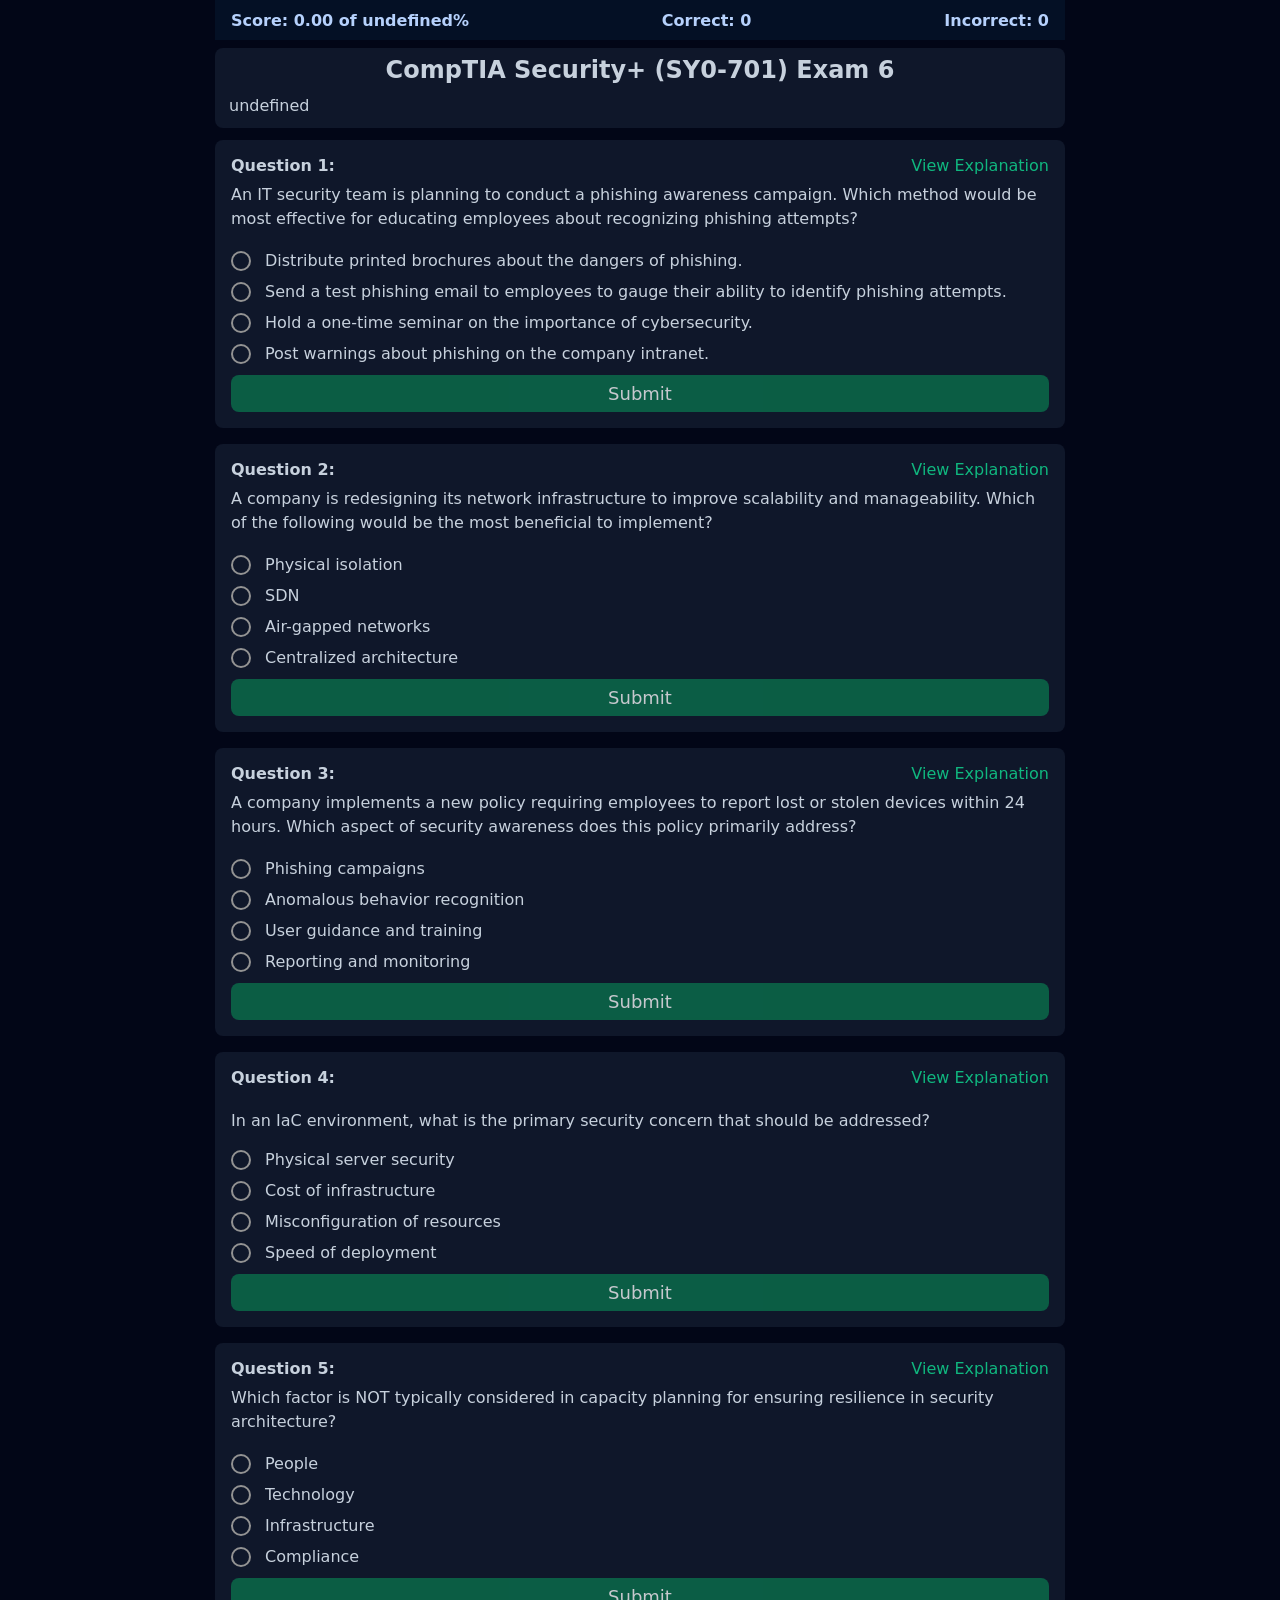
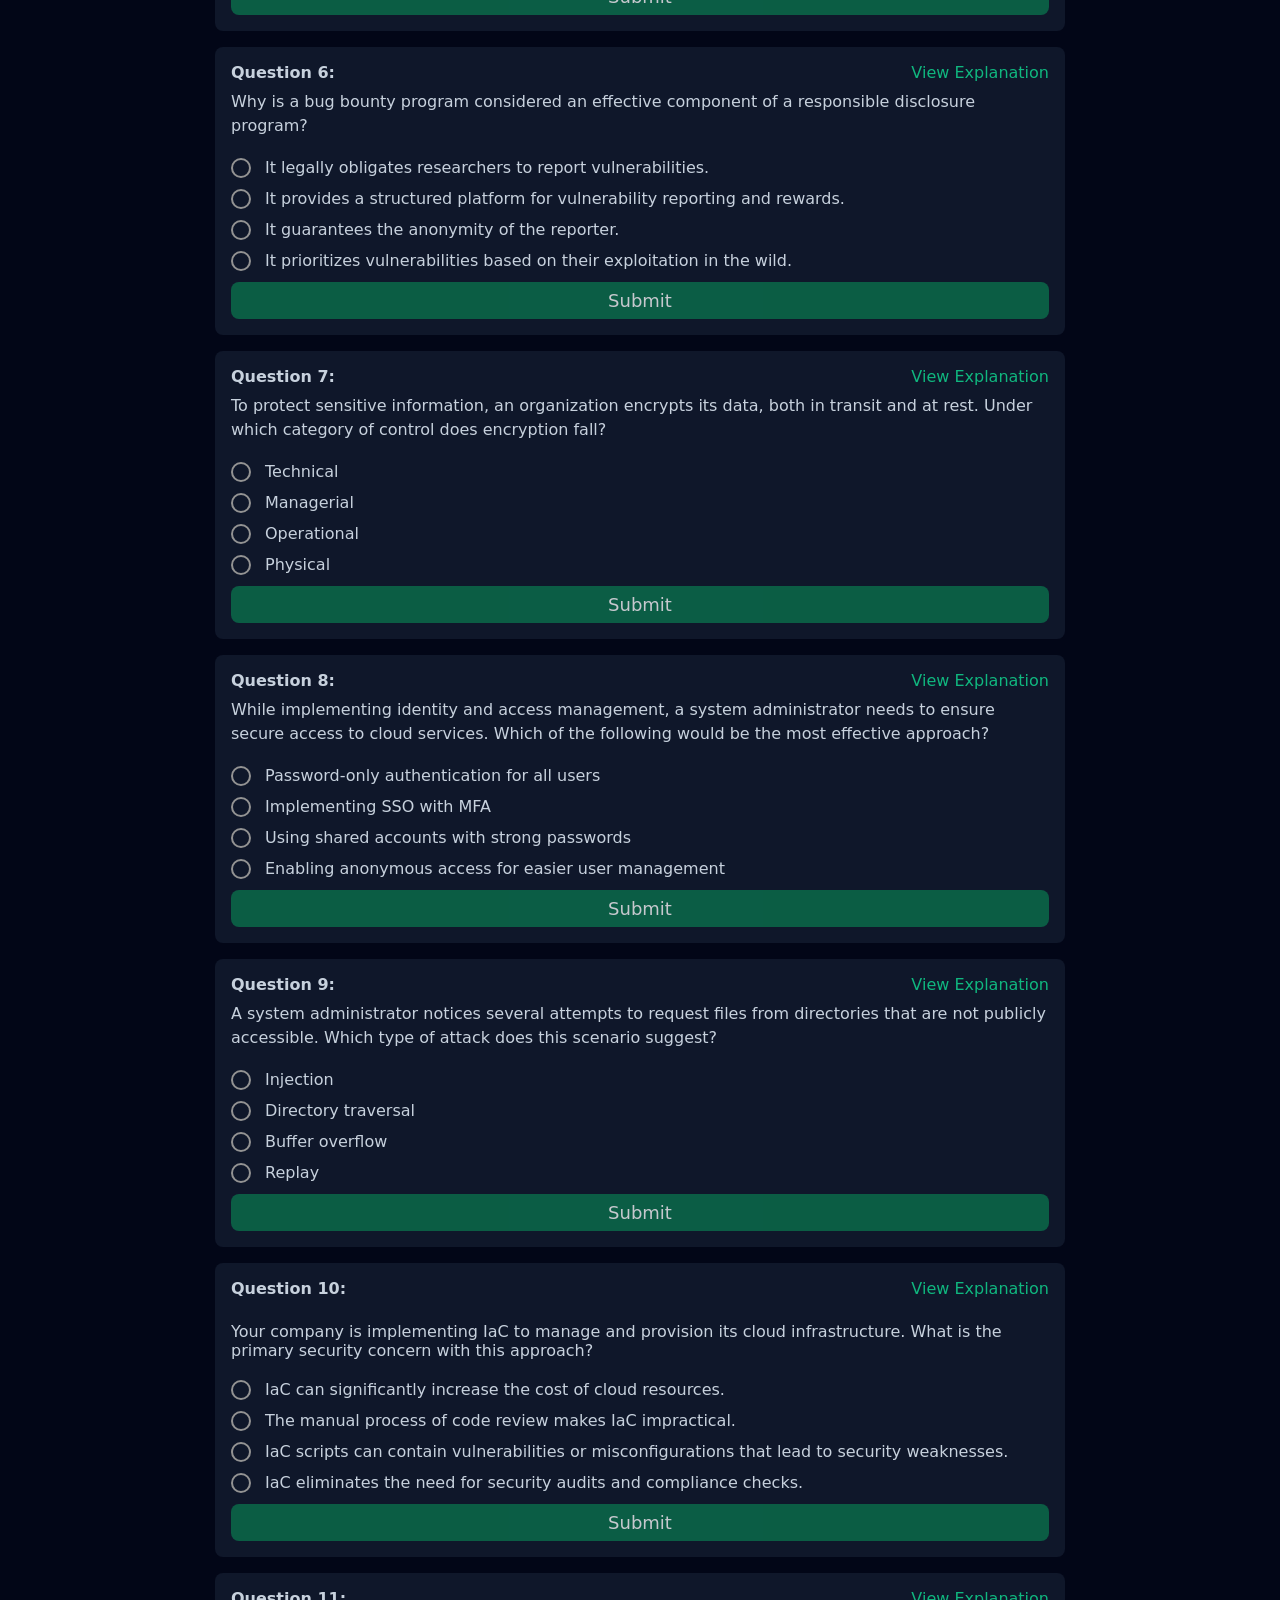
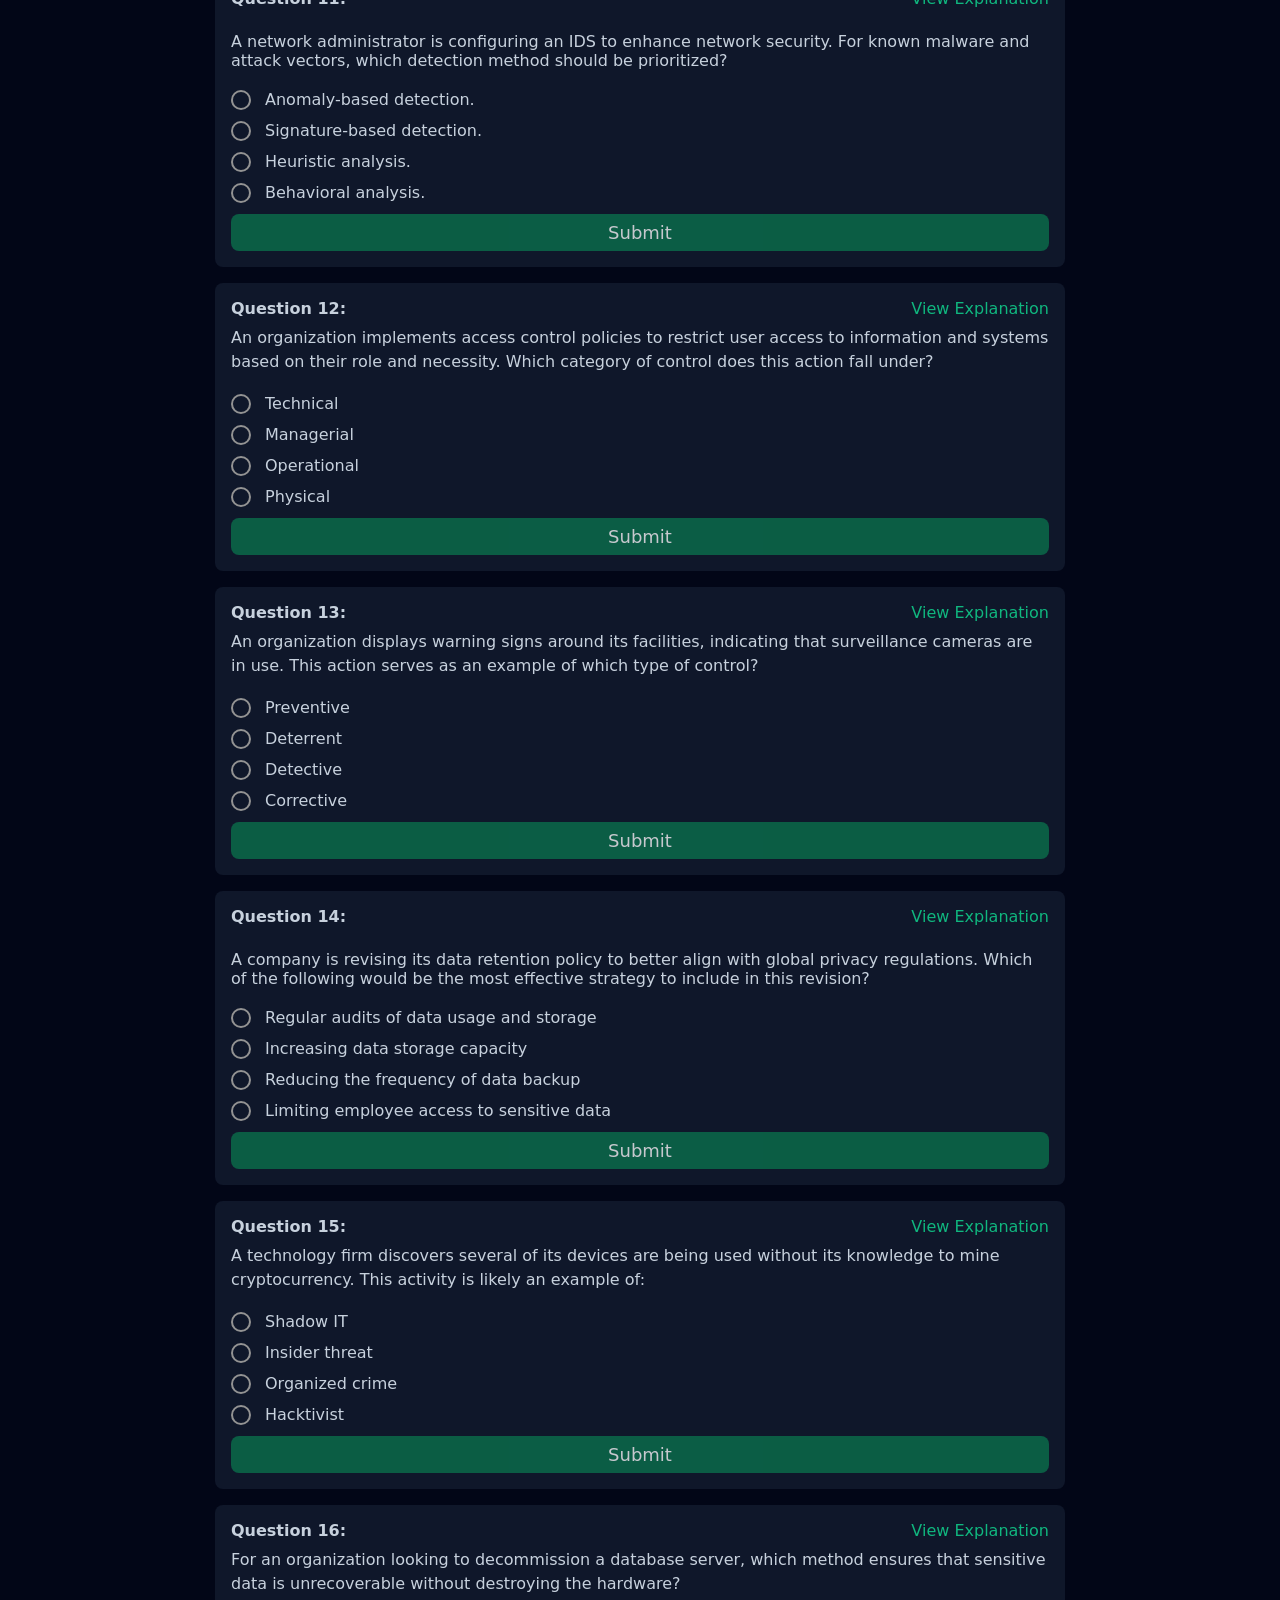
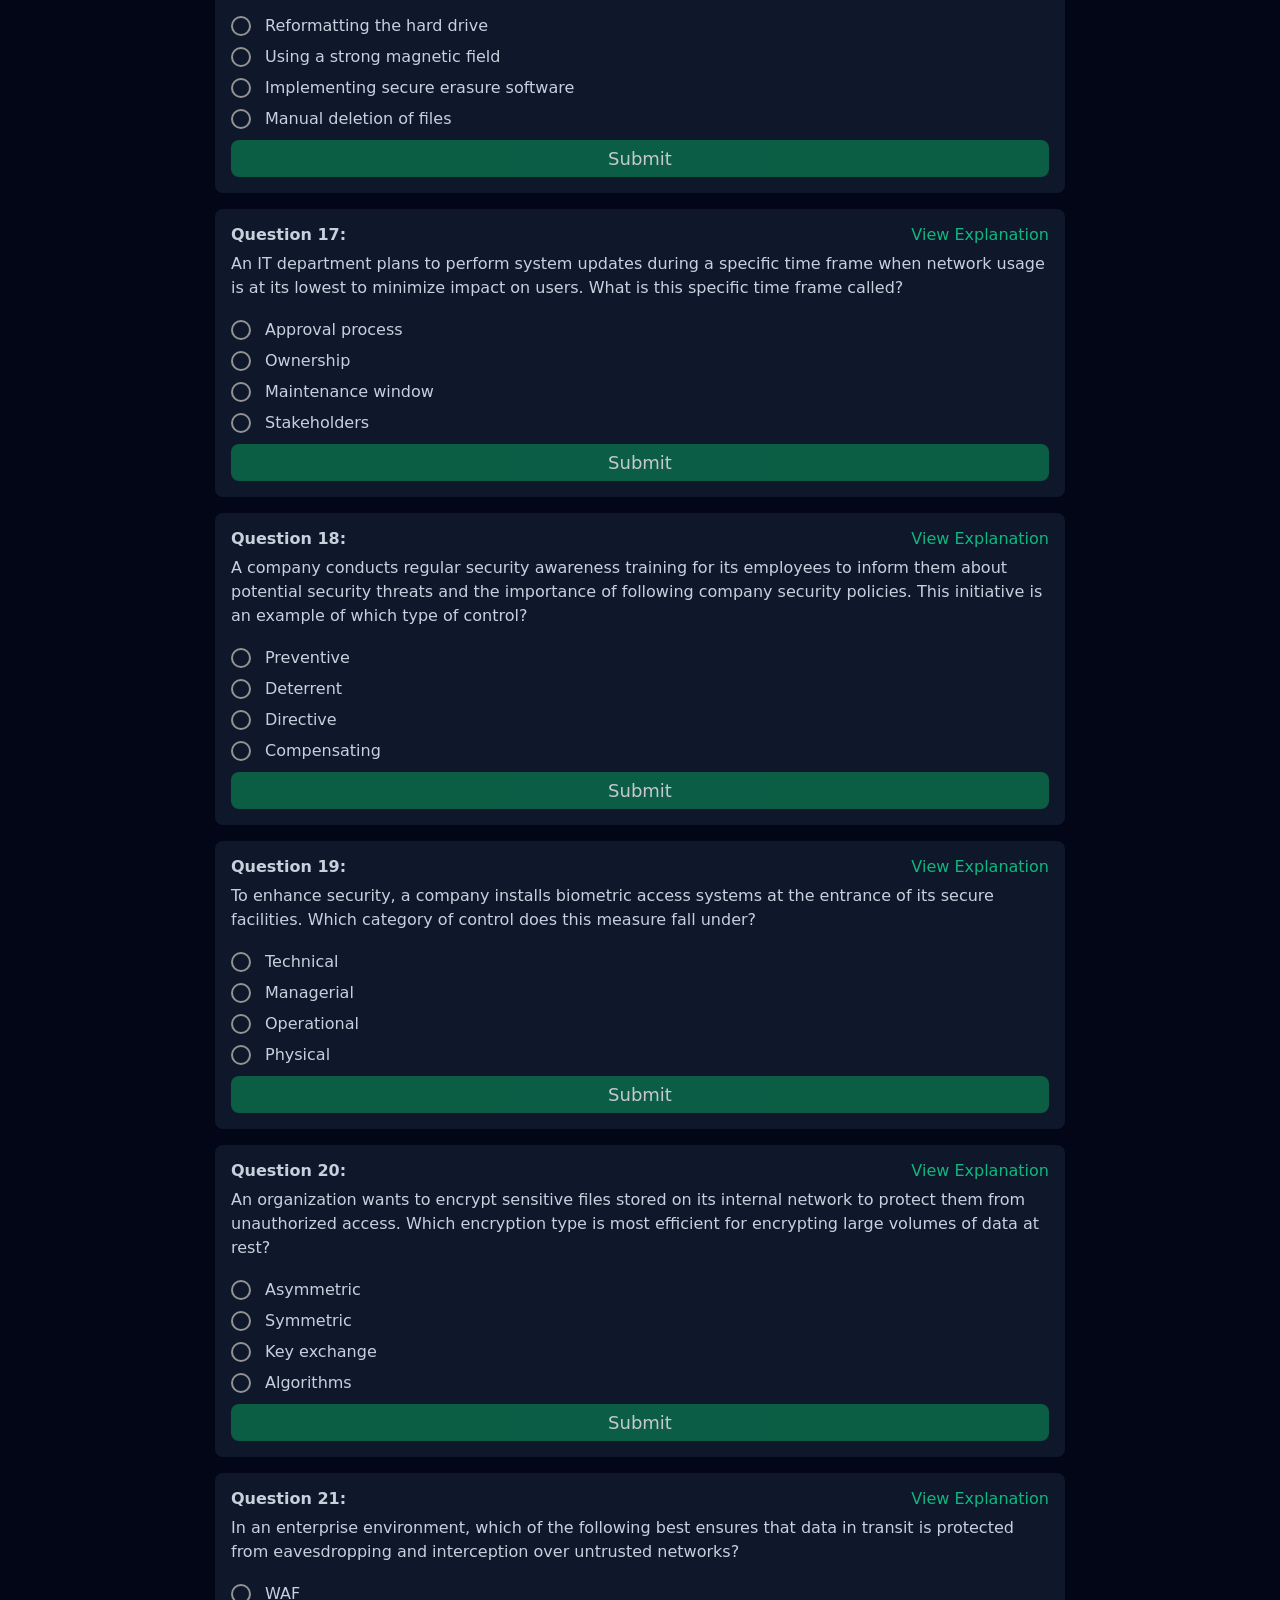
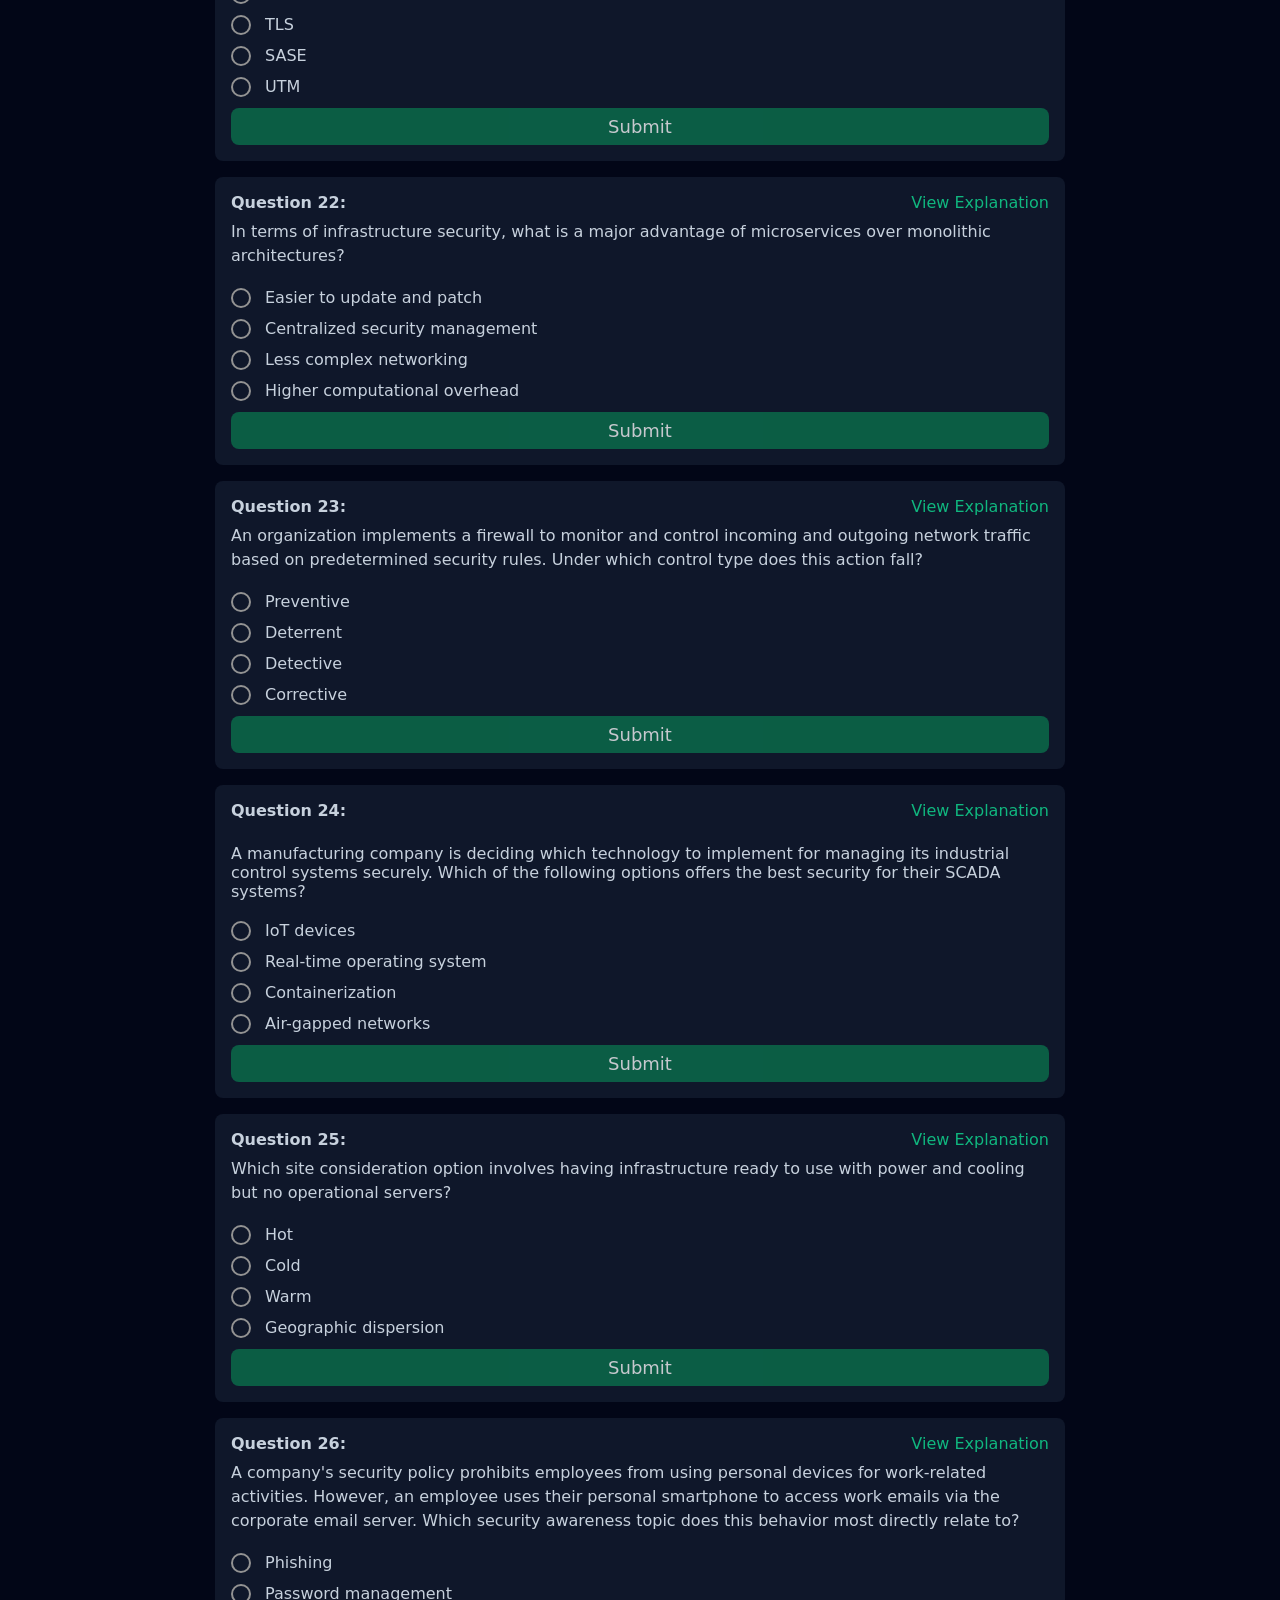
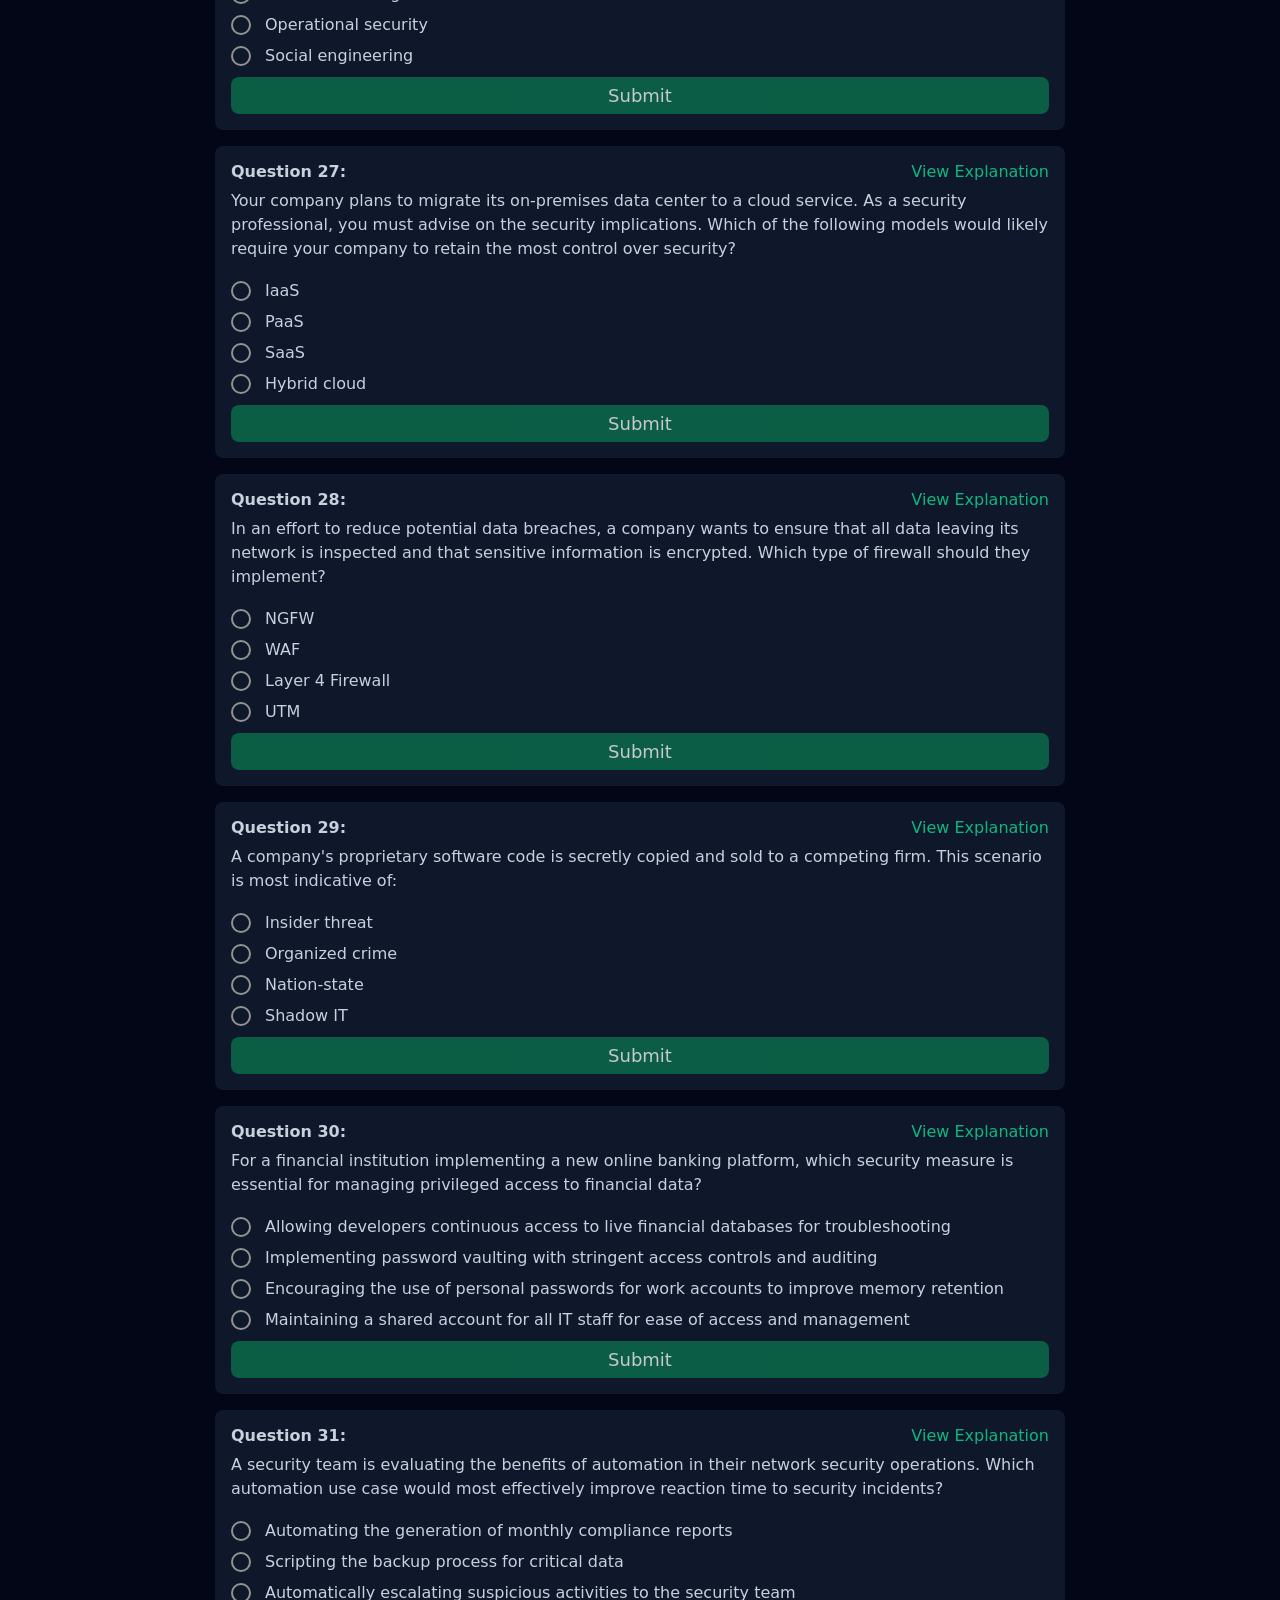
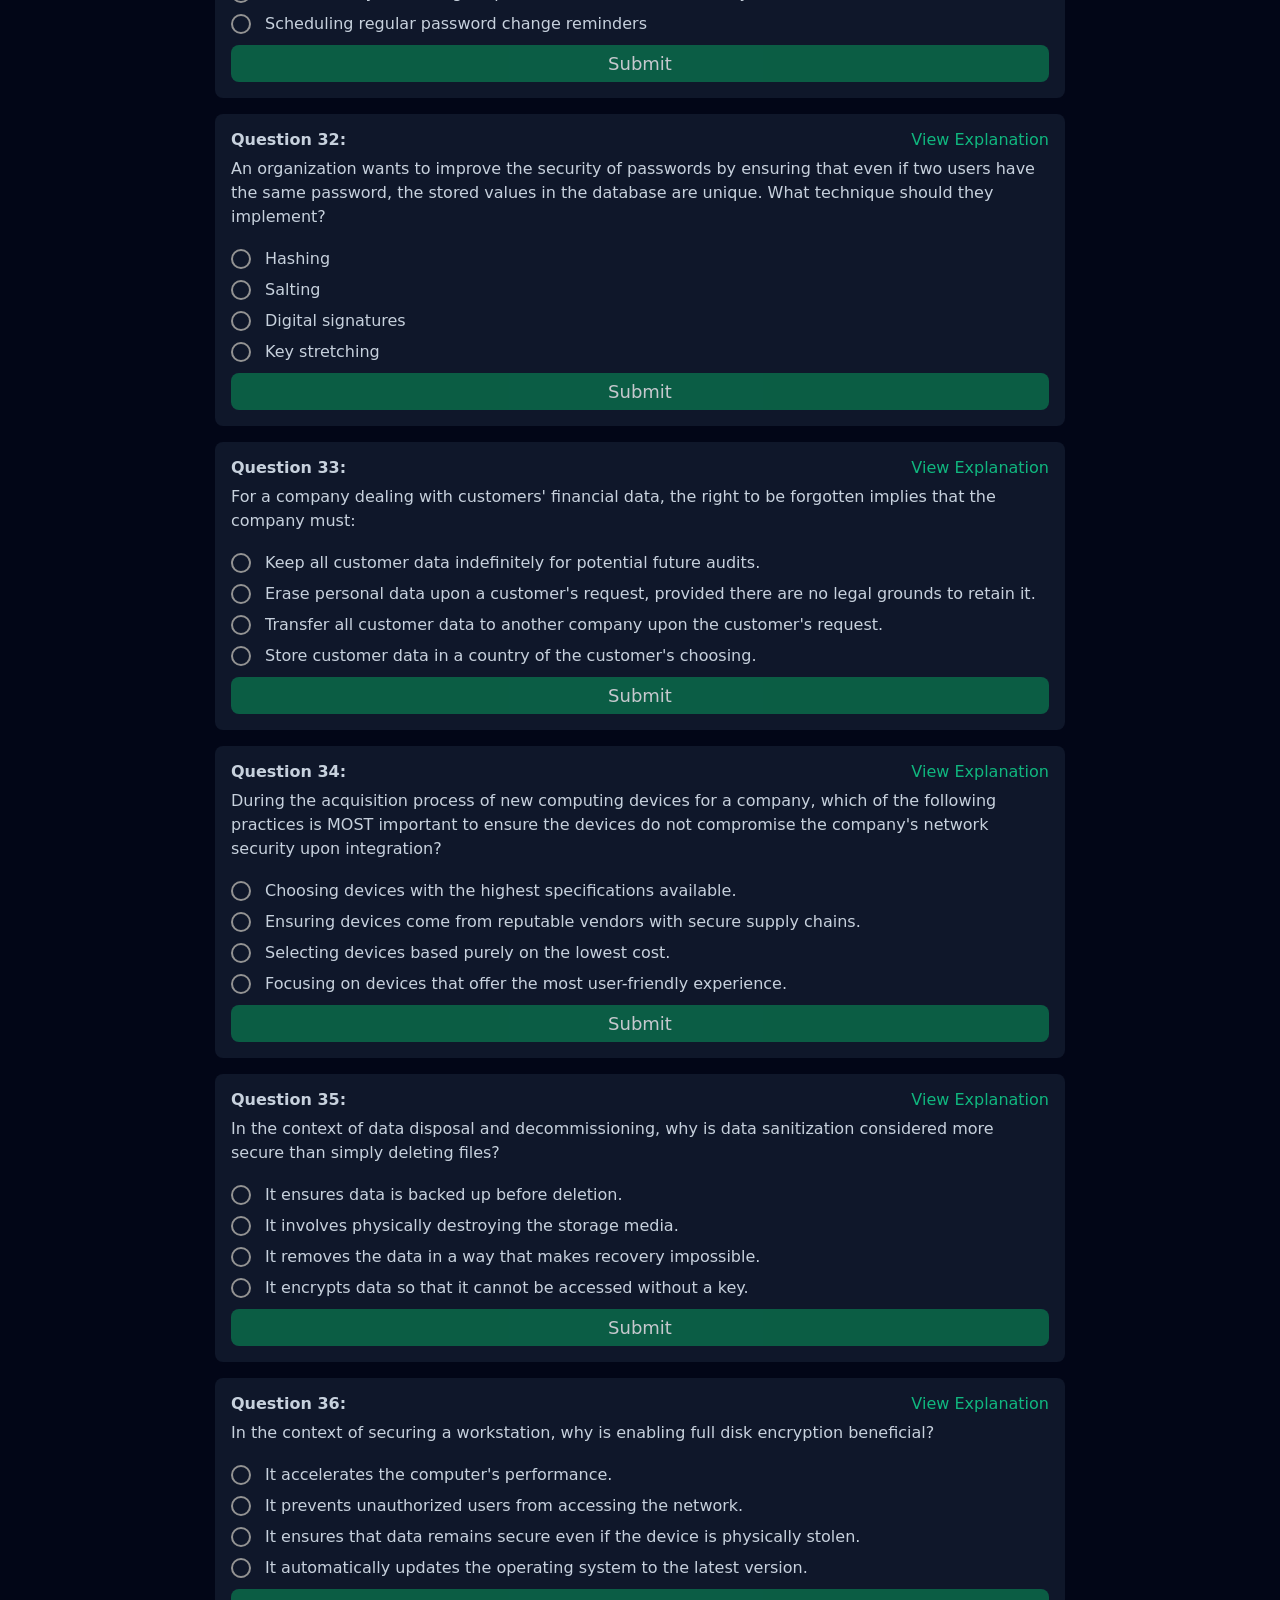
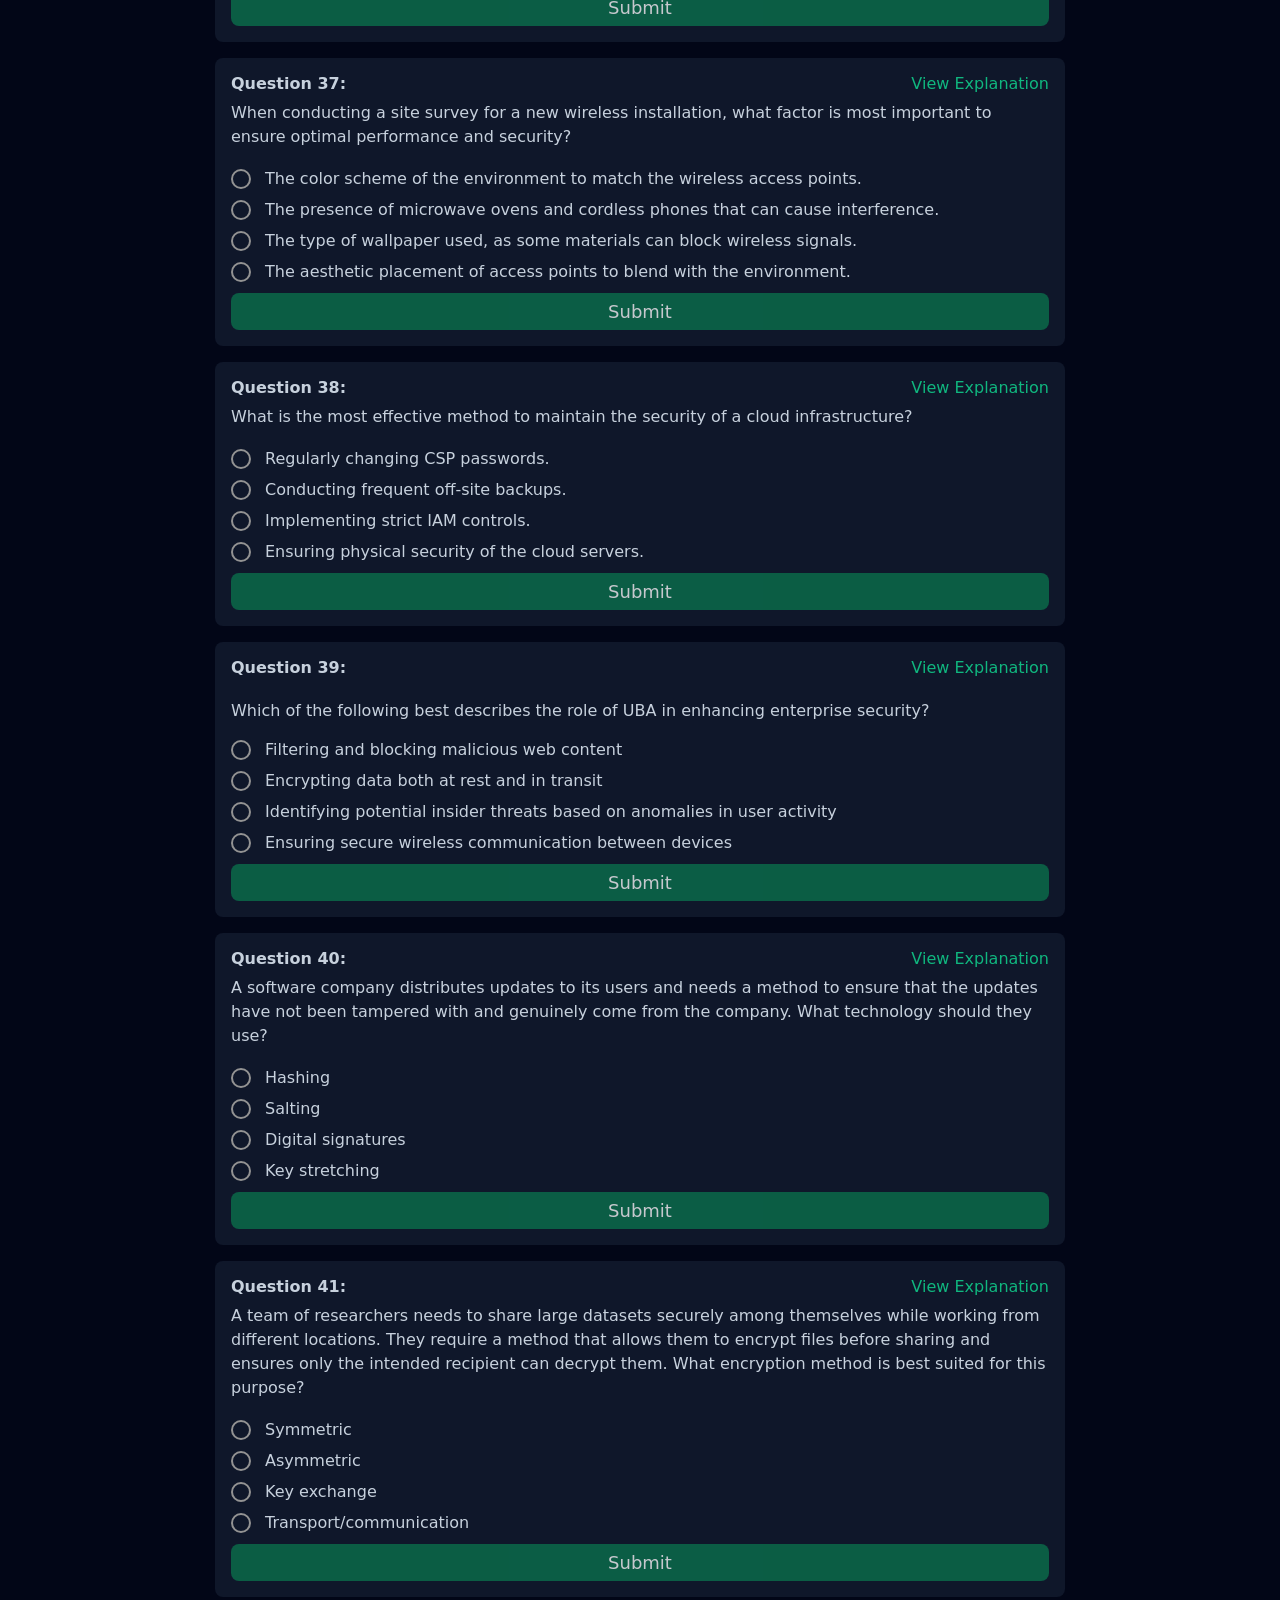
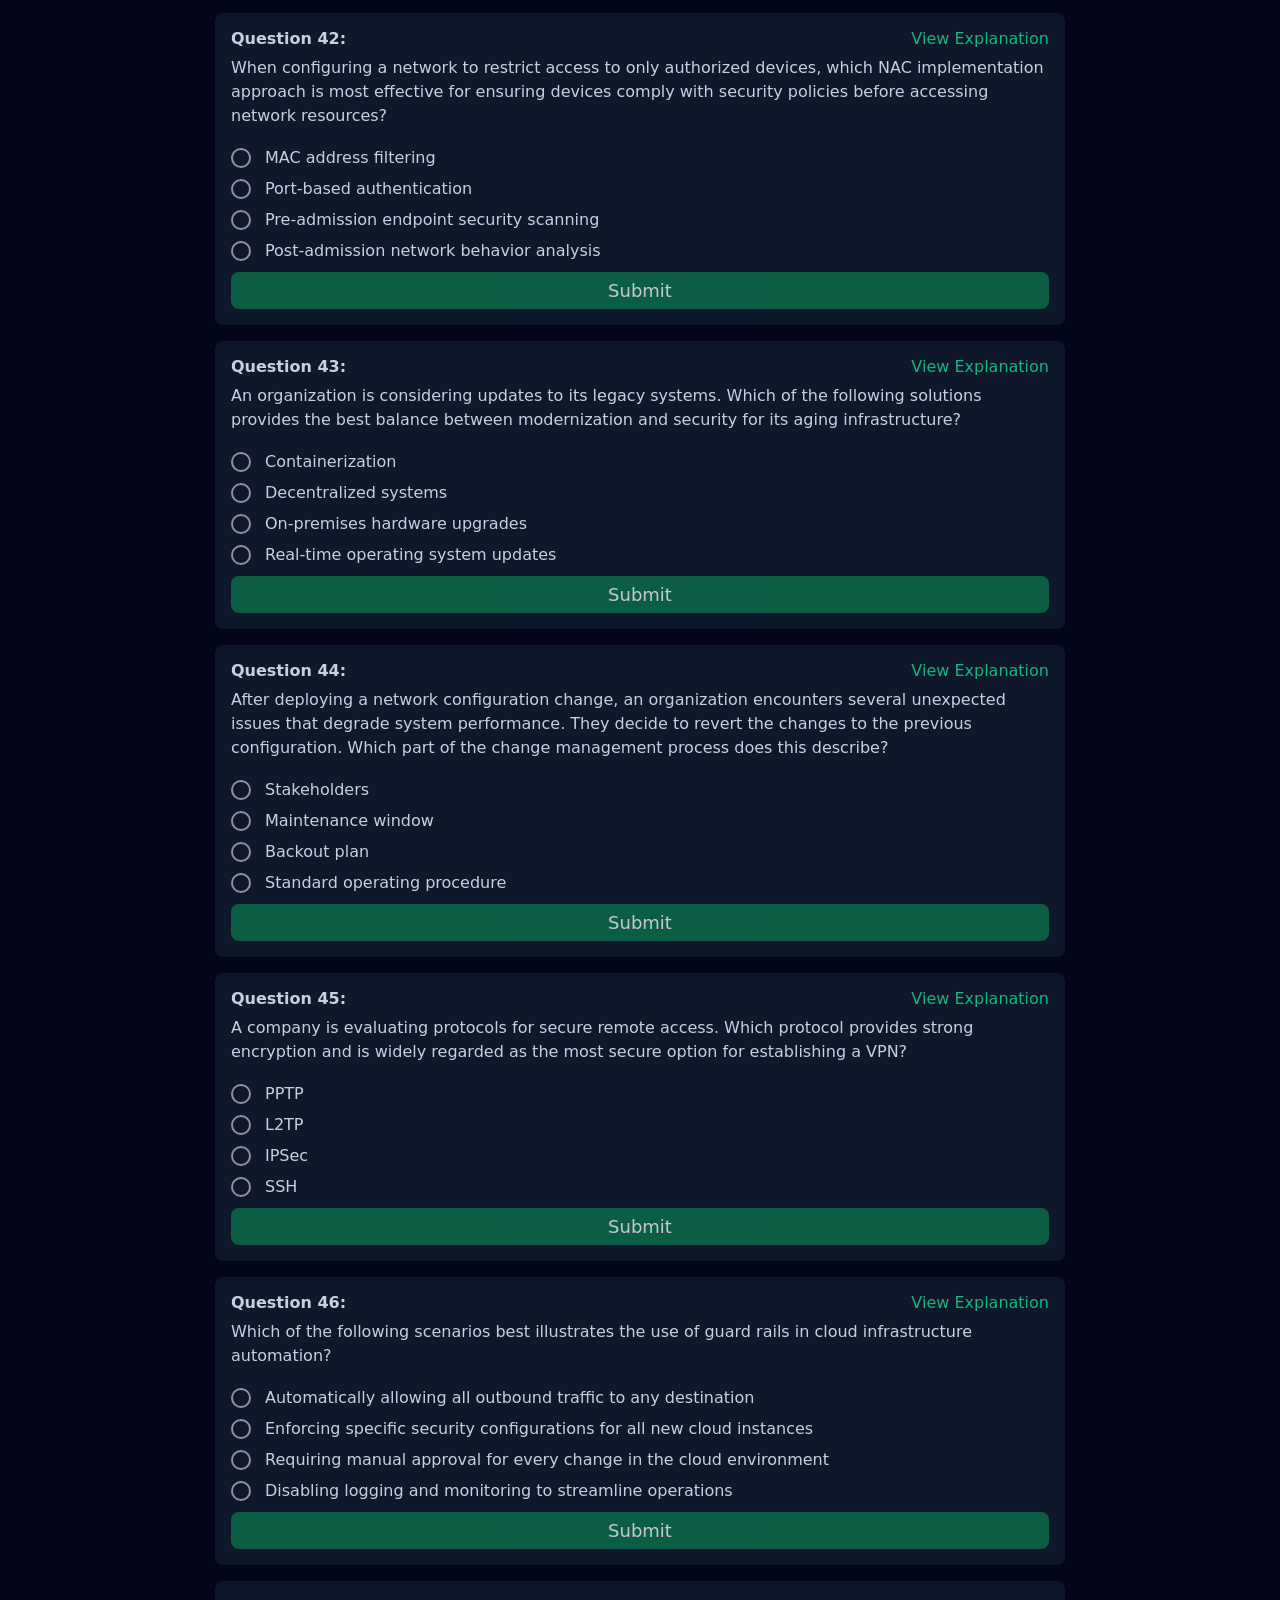
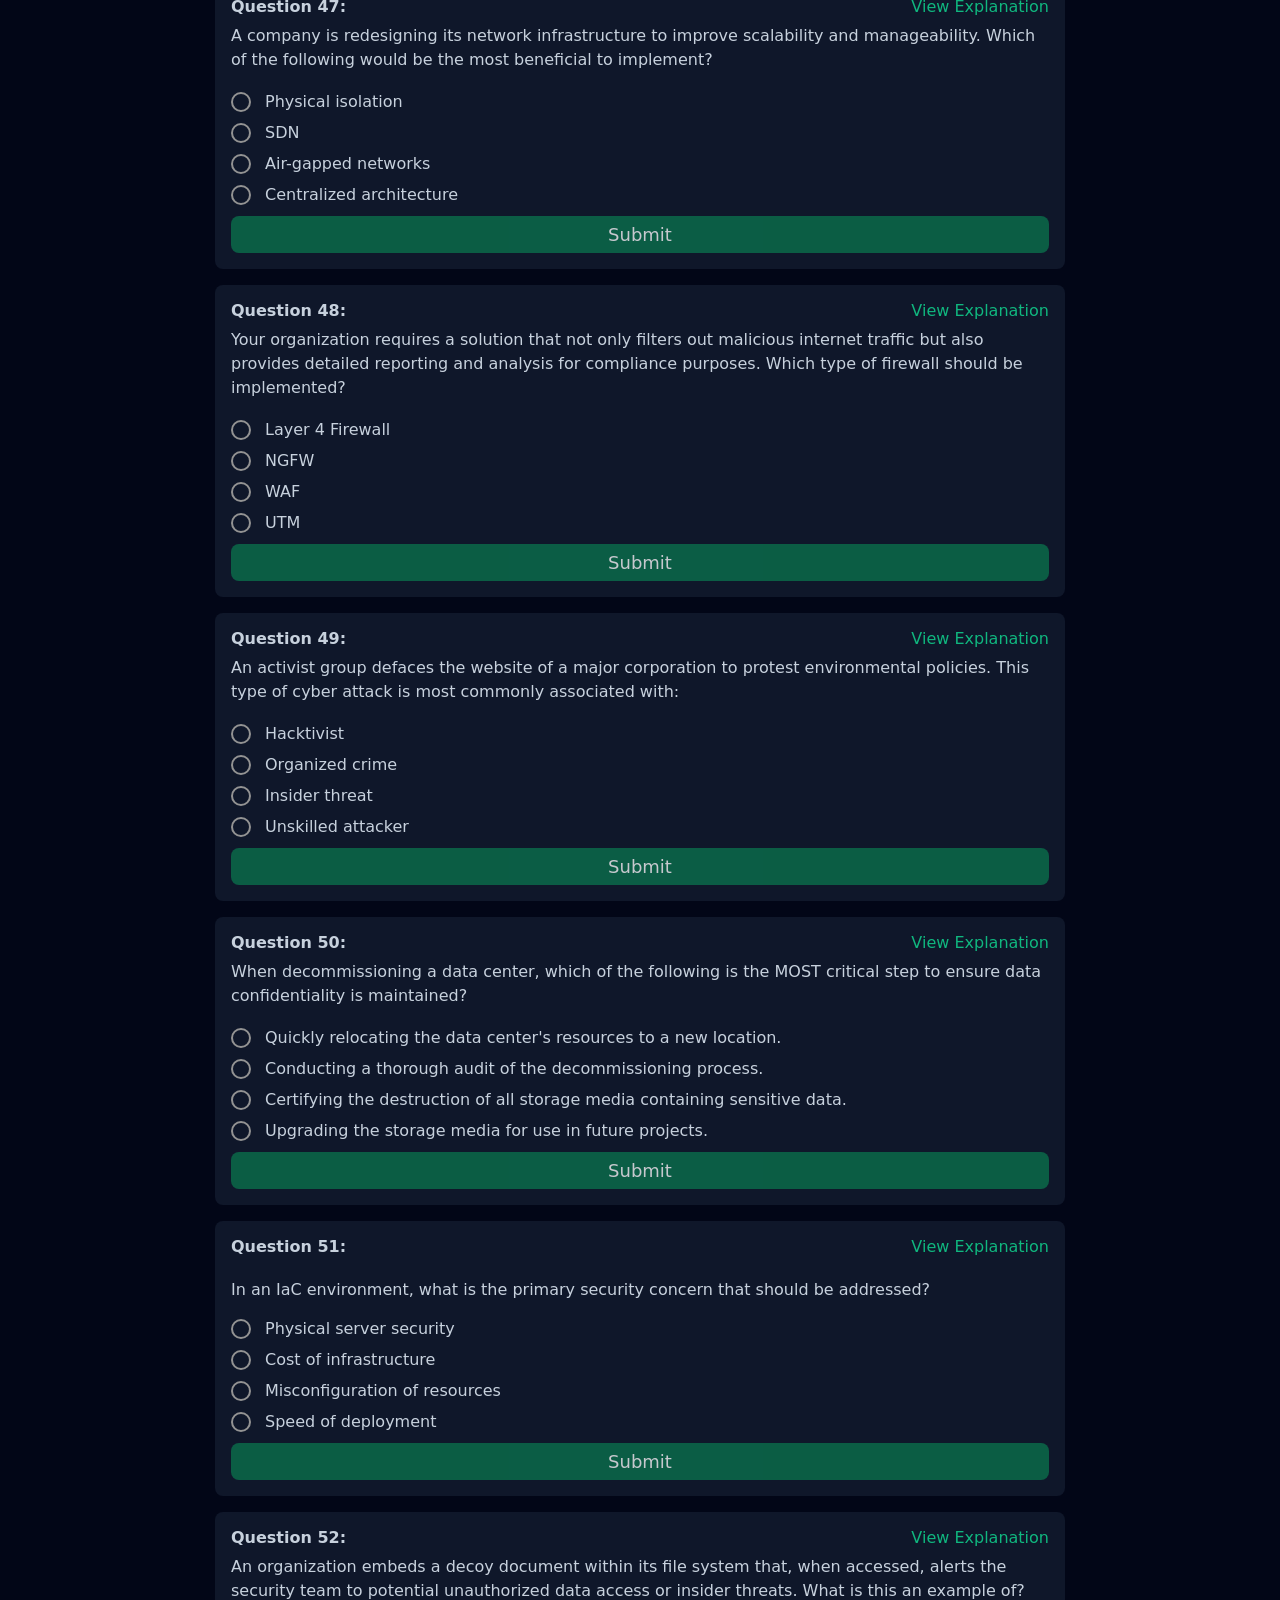
<file: Practice-test-01/6.6 CompTIA Security+ (SY0-701) Exam 6.html>
<!DOCTYPE html>
<html lang="en">
  <head>
    <meta charset="UTF-8" />
    <meta http-equiv="X-UA-Compatible" content="IE=edge" />
    <meta name="viewport" content="width=device-width, initial-scale=1.0" />
    <title>Quiz</title>
    <style>
      * {
        font-family: system-ui, -apple-system, BlinkMacSystemFont, 'Segoe UI', Roboto, Oxygen, Ubuntu,
          Cantarell, 'Open Sans', 'Helvetica Neue', sans-serif;
        margin: 0;
        padding: 0;
        box-sizing: border-box;
        font-size: 16px;
      }

      main {
        padding-top: 48px;
      }

      :root {
        --large-device-width: 850px;
        --primary-color: #0f172a;
        --secondary-color: #020617;
        --primary-text-color: #c7d1dd;
        --secondary-text-color: #061602;
        --success-background: hsl(159, 82%, 24%);
        --success-foreground: hsl(164, 86%, 16%);
        --success: hsl(160, 84%, 39%);
        --danger: #ef4444;
        --warning: #f59e0b;
        --info-background: hsl(218, 81%, 8%);
        --info-foreground: hsl(217, 91%, 85%);
        --border-color: #d1d7dc;
        --check-box-size: 20px;
        /* control the size */
        --check-box-color: var(--info-foreground);
        /* the active color */
      }

      body {
        position: relative;
        background-color: #020617;
        color: var(--primary-text-color);
      }

      #score-stats-container {
        position: fixed;
        z-index: 10;
        top: 0;
        height: 40px;
        width: 100%;
        background-color: var(--info-background);

        padding: 0px 16px;
        color: var(--info-foreground);
        font-weight: 600;
        display: flex;
        align-items: center;
        justify-content: space-between;
      }

      #quiz-container {
        border-radius: 8px;
        display: flex;
        gap: 16px;
        flex-direction: column;
      }

      input[type='radio'] {
        height: var(--check-box-size);
        aspect-ratio: 1;
        border: calc(var(--check-box-size) / 8) solid #939393;
        padding: calc(var(--check-box-size) / 8);
        background: radial-gradient(farthest-side, var(--check-box-color) 94%, #0000) 50%/0 0 no-repeat
          content-box;
        border-radius: 50%;
        outline-offset: calc(var(--check-box-size) / 10);
        -webkit-appearance: none;
        -moz-appearance: none;
        appearance: none;
        cursor: pointer;
        font-size: inherit;
        transition: 0.3s;
      }

      input[type='radio']:checked {
        border-color: var(--check-box-color);
        background-size: 100% 100%;
      }

      input[type='radio']:disabled {
        background: linear-gradient(#939393 0 0) 50%/100% 20% no-repeat content-box;
        opacity: 0.5;
        cursor: not-allowed;
      }

      label {
        /* display: inline-flex; */
        align-items: center;
        gap: 10px;
        cursor: pointer;
        padding: 4px 6px;
        border-radius: 4px;
      }

      @media (max-width: 767px) {
        input[type='radio'],
        label {
          cursor: default;
        }

        #quiz-container {
          margin-left: 8px;
          margin-right: 8px;
        }
      }

      /* PC (Desktop devices) */
      @media (min-width: 768px) {
        body {
          display: flex;
          justify-content: center;
        }

        main {
          max-width: var(--large-device-width);
        }

        #score-stats-container {
          max-width: var(--large-device-width);
        }

        dialog {
          max-width: var(--large-device-width);
        }
      }

      @media print {
        input[type='radio'] {
          background: none !important;
          border-color: #939393 !important;
        }

        input[type='radio']:checked {
          border-color: #939393 !important;
        }
      }

      .question-lable {
        display: flex;
        align-items: center;
        gap: 8px;
      }

      button {
        -webkit-tap-highlight-color: transparent;
        -webkit-touch-callout: none;
        -webkit-user-select: none;
        user-select: none;
        outline: none;
        position: relative;
        overflow: hidden;
        cursor: pointer;
      }

      .button {
        background-color: var(--success-background);
        border: none;
        color: #f4f5f7;
        opacity: 0.8;
        font-size: 18px;
        flex-grow: 1;
        padding: 8px 16px;
        border-radius: 8px;
      }

      .button:hover {
        opacity: 1;
      }

      .explanation-btn {
        border: none;
        color: var(--success);
        background-color: transparent;
      }

      #submit-button:active::after {
        background-color: #ef4444;
      }

      .single-question-container {
        background-color: var(--primary-color);
        display: flex;
        flex-direction: column;
        gap: 8px;
        padding: 16px;
        border-radius: 8px;
      }

      #modal-content {
        padding: 16px;
        line-height: 24px;
      }

      dialog::backdrop {
        background: rgba(0, 0, 0, 0.5);
      }

      dialog {
        position: fixed;
        border: 1px solid var(--border-color);
        background-color: var(--primary-color);
        color: rgb(240, 241, 248);
        padding: 16px;
        border-radius: 8px;
        width: 80vw;
        max-height: 80vh;
        overflow: auto;
        top: 50%;
        left: 50%;
        -webkit-transform: translateX(-50%) translateY(-50%);
        -moz-transform: translateX(-50%) translateY(-50%);
        -ms-transform: translateX(-50%) translateY(-50%);
        transform: translateX(-50%) translateY(-50%);
      }

      #close-modal-btn {
        position: absolute;
        top: 4px;
        right: 4px;
        padding: 2px 8px;
        border-radius: 2px;
        border: none;
        background-color: var(--danger);
      }

      .correct-answer label {
        border: 2px solid var(--success);
        width: 100%;
      }

      .incorrect-answer label {
        border: 2px solid var(--danger);
        width: 100%;
      }

      .options-container {
        display: flex;
        flex-direction: column;
        gap: 4px;
      }

      #quiz-meta-container {
        border-radius: 8px;
        background-color: var(--primary-color);
        margin-bottom: 12px;
        padding: 8px;
      }

      #quiz-title {
        text-align: center;
        font-size: 24px;
        margin-bottom: 8px;
      }

      #quiz-description {
        line-height: 1.5;
        padding: 2px 6px;
      }
      img {
        width: 100%;
      }
    </style>
  </head>

  <body onload="main()">
    <main>
      <section id="quiz-meta-container">
        <h1 id="quiz-title"></h1>
        <p id="quiz-description"></p>
      </section>
      <section id="score-stats-container">
        <div id="score-card">
          Score: <span id="current-score">999</span> of
          <span id="pass-percent">999%</span>
        </div>
        <div>Correct: <span id="correct-answers">999</span></div>
        <div>Incorrect: <span id="wrong-answers">999</span></div>
      </section>

      <section id="quiz-container"></section>

      <dialog id="modal" class="modal-container">
        <div id="modal-content">
          <p id="modal-text"></p>
        </div>
      </dialog>
    </main>

    <script>
      const quizData = {"quiz_id":6190328,"quiz_title":"CompTIA Security+ (SY0-701) Exam 6","questions":[{"_class":"assessment","id":82864088,"assessment_type":"multiple-choice","prompt":{"question":"An IT department plans to perform system updates during a specific time frame when network usage is at its lowest to minimize impact on users. What is this specific time frame called?","answers":["Approval process","Ownership","Maintenance window","Stakeholders"],"explanation":"A maintenance window is a scheduled time frame during which system updates, upgrades, or maintenance are performed. This is strategically planned during periods of low network usage to minimize impact on business operations and user experience. Opting for a maintenance window over the approval process or discussing ownership and stakeholders is advantageous because it focuses on the practical aspect of implementing changes in a manner that is least disruptive to the organization&#x27;s operations."},"correct_response":["c"],"section":"","question_plain":"An IT department plans to perform system updates during a specific time frame when network usage is at its lowest to minimize impact on users. What is this specific time frame called?","related_lectures":[]},{"_class":"assessment","id":82864090,"assessment_type":"multiple-choice","prompt":{"question":"A team of researchers needs to share large datasets securely among themselves while working from different locations. They require a method that allows them to encrypt files before sharing and ensures only the intended recipient can decrypt them. What encryption method is best suited for this purpose?","answers":["Symmetric","Asymmetric","Key exchange","Transport/communication"],"explanation":"Asymmetric encryption is best suited for securely sharing large datasets among researchers in different locations. This method uses two keys: a public key for encrypting data and a private key for decrypting it. Each researcher can share their public key with others to encrypt data intended for them, while only the holder of the corresponding private key can decrypt the data. This ensures that only the intended recipient can access the shared files. Symmetric encryption, while efficient, would pose challenges in securely sharing the encryption key among multiple parties. Key exchange mechanisms facilitate secure key sharing but are not encryption methods themselves. Transport/communication encryption secures data in transit but is not specifically designed for file sharing scenarios."},"correct_response":["b"],"section":"","question_plain":"A team of researchers needs to share large datasets securely among themselves while working from different locations. They require a method that allows them to encrypt files before sharing and ensures only the intended recipient can decrypt them. What encryption method is best suited for this purpose?","related_lectures":[]},{"_class":"assessment","id":82864092,"assessment_type":"multiple-choice","prompt":{"question":"To protect data on USB drives used by employees for transferring work-related documents, a company implements encryption. What level of encryption ensures that the entire contents of the USB drive are protected?","answers":["Full-disk","Partition","File","Volume"],"explanation":"Full-disk encryption is the level of encryption that ensures the entire contents of USB drives are protected. This type of encryption secures all data on the drive, including files, folders, and system files, making it inaccessible without the correct decryption key. This approach is ideal for removable media like USB drives, as it provides comprehensive protection against unauthorized access, regardless of the device the drive is connected to. Partition, file, and volume encryption offer varying levels of granularity and might not secure the entire drive as effectively as full-disk encryption."},"correct_response":["a"],"section":"","question_plain":"To protect data on USB drives used by employees for transferring work-related documents, a company implements encryption. What level of encryption ensures that the entire contents of the USB drive are protected?","related_lectures":[]},{"_class":"assessment","id":82864094,"assessment_type":"multiple-choice","prompt":{"question":"An organization wants to encrypt sensitive files stored on its internal network to protect them from unauthorized access. Which encryption type is most efficient for encrypting large volumes of data at rest?","answers":["Asymmetric","Symmetric","Key exchange","Algorithms"],"explanation":"Symmetric encryption is the most efficient type for encrypting large volumes of data at rest. It uses the same key for both encryption and decryption, which makes the process faster and less resource-intensive compared to asymmetric encryption. This efficiency is particularly important for encrypting large files or datasets, where performance and speed are critical. Symmetric encryption ensures a high level of security while maintaining performance, making it ideal for protecting data stored within an organization&#x27;s network."},"correct_response":["b"],"section":"","question_plain":"An organization wants to encrypt sensitive files stored on its internal network to protect them from unauthorized access. Which encryption type is most efficient for encrypting large volumes of data at rest?","related_lectures":[]},{"_class":"assessment","id":82864096,"assessment_type":"multiple-choice","prompt":{"question":"An organization wants to improve the security of passwords by ensuring that even if two users have the same password, the stored values in the database are unique. What technique should they implement?","answers":["Hashing","Salting","Digital signatures","Key stretching"],"explanation":"Salting enhances password security by appending a unique value to each password before it is hashed, ensuring that the resulting hash values are unique even if users have identical passwords. This technique prevents attackers from using precomputed tables (rainbow tables) to reverse engineer the hash back to the password. Unlike digital signatures, which are used to verify the authenticity and integrity of a message, or key stretching, which makes brute force attacks more difficult by increasing the time required to hash passwords, salting directly addresses the issue of making stored passwords unique, significantly improving security against certain types of attacks."},"correct_response":["b"],"section":"","question_plain":"An organization wants to improve the security of passwords by ensuring that even if two users have the same password, the stored values in the database are unique. What technique should they implement?","related_lectures":[]},{"_class":"assessment","id":82864098,"assessment_type":"multiple-choice","prompt":{"question":"A software company distributes updates to its users and needs a method to ensure that the updates have not been tampered with and genuinely come from the company. What technology should they use?","answers":["Hashing","Salting","Digital signatures","Key stretching"],"explanation":"Digital signatures are the ideal technology for ensuring the integrity and authenticity of software updates. By signing the updates with a private key, the company can guarantee that any modifications to the software after it has been signed will invalidate the signature. Users can then use the company&#x27;s public key to verify the signature, confirming that the update has not been tampered with and that it indeed comes from the company. Unlike hashing or salting, which ensure data integrity but not authenticity, or key stretching, which is used for password security, digital signatures provide a secure method to verify both the integrity and the source of the data."},"correct_response":["c"],"section":"","question_plain":"A software company distributes updates to its users and needs a method to ensure that the updates have not been tampered with and genuinely come from the company. What technology should they use?","related_lectures":[]},{"_class":"assessment","id":82864100,"assessment_type":"multiple-choice","prompt":{"question":"An organization is looking to implement a decentralized database that ensures data integrity and transparency across multiple parties without a central authority. What technology is most suitable for this application?","answers":["Hashing","Blockchain","Digital signatures","Key stretching"],"explanation":"Blockchain technology is most suitable for implementing a decentralized database that ensures data integrity and transparency without the need for a central authority. Blockchain&#x27;s structure of linked blocks allows data to be stored in a tamper-evident manner across a network of participants. Each block contains a cryptographic hash of the previous block, creating a secure and immutable record of transactions. This technology supports transparency and integrity, making it ideal for applications where multiple parties need to trust shared data. Unlike hashing, which is a method used within blockchain but does not provide a decentralized structure by itself, or digital signatures and key stretching, which are security measures for data integrity and password protection respectively, blockchain offers a comprehensive solution for decentralized data management."},"correct_response":["b"],"section":"","question_plain":"An organization is looking to implement a decentralized database that ensures data integrity and transparency across multiple parties without a central authority. What technology is most suitable for this application?","related_lectures":[]},{"_class":"assessment","id":82864102,"assessment_type":"multiple-choice","prompt":{"question":"A website owner wants to ensure that all data transmitted between the web server and clients&#x27; browsers is secure and cannot be intercepted by third parties. Which solution should they implement to secure the communications?","answers":["Certificates","Hashing","Salting","Key stretching"],"explanation":"Certificates, specifically SSL/TLS certificates, should be implemented to secure communications between the web server and clients&#x27; browsers. These certificates encrypt the data in transit, ensuring that any information transmitted is only decipherable by the intended recipient. This method prevents third parties from intercepting and reading the data, thereby protecting the integrity and confidentiality of the communication. Unlike hashing, salting, or key stretching, which are primarily used for securing stored data or passwords, certificates are designed to secure data in transit, making them the appropriate choice for this scenario."},"correct_response":["a"],"section":"","question_plain":"A website owner wants to ensure that all data transmitted between the web server and clients&#x27; browsers is secure and cannot be intercepted by third parties. Which solution should they implement to secure the communications?","related_lectures":[]},{"_class":"assessment","id":82864104,"assessment_type":"multiple-choice","prompt":{"question":"A technology firm discovers several of its devices are being used without its knowledge to mine cryptocurrency. This activity is likely an example of:","answers":["Shadow IT","Insider threat","Organized crime","Hacktivist"],"explanation":"The unauthorized use of company devices to mine cryptocurrency often indicates an insider threat, where an employee or someone with internal access exploits company resources for personal gain. This scenario does not fit the typical motivations of hacktivists, who are driven by political or social causes, nor does it align with the characteristics of shadow IT, which involves using unauthorized software or services rather than exploiting existing resources for malicious purposes. Organized crime typically targets financial gain through more direct means, such as data breaches or fraud, making an insider threat the most likely source in this scenario."},"correct_response":["b"],"section":"","question_plain":"A technology firm discovers several of its devices are being used without its knowledge to mine cryptocurrency. This activity is likely an example of:","related_lectures":[]},{"_class":"assessment","id":82864106,"assessment_type":"multiple-choice","prompt":{"question":"An activist group defaces the website of a major corporation to protest environmental policies. This type of cyber attack is most commonly associated with:","answers":["Hacktivist","Organized crime","Insider threat","Unskilled attacker"],"explanation":"Website defacement to protest against a corporation&#x27;s policies is characteristic of hacktivist activities. Hacktivists use cyber attacks to promote political agendas or social change, often targeting entities that they view as opposing their causes. This type of attack is less about financial gain, which is the main motivator for organized crime, or the personal grievances that might drive an insider threat. Unskilled attackers typically lack the motivation or capability to carry out such ideologically driven attacks, making hacktivists the most likely perpetrators."},"correct_response":["a"],"section":"","question_plain":"An activist group defaces the website of a major corporation to protest environmental policies. This type of cyber attack is most commonly associated with:","related_lectures":[]},{"_class":"assessment","id":82864108,"assessment_type":"multiple-choice","prompt":{"question":"A company&#x27;s proprietary software code is secretly copied and sold to a competing firm. This scenario is most indicative of:","answers":["Insider threat","Organized crime","Nation-state","Shadow IT"],"explanation":"The unauthorized copying and selling of proprietary software code to a competitor is a clear example of an insider threat. This action likely involves someone within the company who has access to sensitive information and chooses to exploit it for personal gain or to benefit another entity. Unlike organized crime or nation-states, which might target a company for financial or strategic reasons but from an external position, or shadow IT, which involves unauthorized technology use within an organization, this scenario specifically points to the risks posed by those within the organization."},"correct_response":["a"],"section":"","question_plain":"A company&#x27;s proprietary software code is secretly copied and sold to a competing firm. This scenario is most indicative of:","related_lectures":[]},{"_class":"assessment","id":82864110,"assessment_type":"multiple-choice","prompt":{"question":"<p>A manufacturing company is deciding which technology to implement for managing its industrial control systems securely. Which of the following options offers the best security for their SCADA systems? </p>","relatedLectureIds":[],"links":[],"feedbacks":["","","",""],"explanation":"Air-gapped networks offer the best security for SCADA systems as they provide physical isolation from the internet and other networks, significantly reducing the likelihood of cyber attacks. Unlike IoT devices, real-time operating systems, or containerization, air-gapped networks ensure that SCADA systems are not accessible via external networks, thereby protecting them from remote hacking attempts.","answers":["IoT devices ","Real-time operating system ","Containerization","Air-gapped networks"]},"correct_response":["d"],"section":"","question_plain":"A manufacturing company is deciding which technology to implement for managing its industrial control systems securely. Which of the following options offers the best security for their SCADA systems?","related_lectures":[]},{"_class":"assessment","id":82864112,"assessment_type":"multiple-choice","prompt":{"question":"A technology firm is exploring options to enhance their data center&#x27;s resilience to failures. Which of the following would best ensure high availability of their services? ","answers":["Decentralized architecture ","Embedded systems ","Real-time operating system ","SDN-enabled infrastructure"],"explanation":"A decentralized architecture best ensures high availability of services as it distributes resources and services across multiple locations, reducing the impact of a single point of failure, unlike embedded systems or real-time operating systems, which may not directly contribute to the high availability of services across a network."},"correct_response":["a"],"section":"","question_plain":"A technology firm is exploring options to enhance their data center&#x27;s resilience to failures. Which of the following would best ensure high availability of their services?","related_lectures":[]},{"_class":"assessment","id":82864114,"assessment_type":"multiple-choice","prompt":{"question":"A company is redesigning its network infrastructure to improve scalability and manageability. Which of the following would be the most beneficial to implement?","relatedLectureIds":[],"links":[],"feedbacks":["","","",""],"explanation":"Software-defined networking (SDN) would be the most beneficial to implement for improving scalability and manageability, as it allows for centralized control over network resources, making it easier to adjust and manage network behavior dynamically compared to physical isolation, air-gapped networks, or a strictly centralized architecture.","answers":["Physical isolation ","<p>SDN</p>","Air-gapped networks ","Centralized architecture"]},"correct_response":["b"],"section":"","question_plain":"A company is redesigning its network infrastructure to improve scalability and manageability. Which of the following would be the most beneficial to implement?","related_lectures":[]},{"_class":"assessment","id":82864020,"assessment_type":"multiple-choice","prompt":{"question":"A company implements a new policy requiring employees to report lost or stolen devices within 24 hours. Which aspect of security awareness does this policy primarily address?","relatedLectureIds":[],"links":[],"feedbacks":["","","",""],"explanation":"<p>This policy focuses on the reporting and monitoring aspect of security awareness, ensuring that any lost or stolen devices are quickly reported to mitigate potential security breaches. By setting a specific timeframe for reporting, the company can take swift action to protect data and possibly recover the device. While user guidance and training is involved in educating employees about the policy, the primary purpose is to establish a clear reporting procedure for incidents, distinguishing it from the other options, which deal with recognizing security threats and behaviors.</p>","answers":["Phishing campaigns","Anomalous behavior recognition","User guidance and training","Reporting and monitoring"]},"correct_response":["d"],"section":"","question_plain":"A company implements a new policy requiring employees to report lost or stolen devices within 24 hours. Which aspect of security awareness does this policy primarily address?","related_lectures":[]},{"_class":"assessment","id":82864022,"assessment_type":"multiple-choice","prompt":{"question":"An IT security team is planning to conduct a phishing awareness campaign. Which method would be most effective for educating employees about recognizing phishing attempts?","answers":["Distribute printed brochures about the dangers of phishing.","Send a test phishing email to employees to gauge their ability to identify phishing attempts.","Hold a one-time seminar on the importance of cybersecurity.","Post warnings about phishing on the company intranet."],"explanation":"Sending a test phishing email provides a practical, hands-on experience that can effectively educate employees on recognizing phishing attempts. This method directly engages employees, allowing them to apply their knowledge in a real-world scenario and learn from the experience. Printed brochures (A), while informative, may not be as engaging or memorable. A one-time seminar (C) can provide valuable information but lacks the interactive component that reinforces learning. Posting warnings (D) is a passive approach and may not capture employees&#x27; attention or lead to significant behavioral changes."},"correct_response":["b"],"section":"","question_plain":"An IT security team is planning to conduct a phishing awareness campaign. Which method would be most effective for educating employees about recognizing phishing attempts?","related_lectures":[]},{"_class":"assessment","id":82864024,"assessment_type":"multiple-choice","prompt":{"question":"During a review of network logs, an analyst notices several login attempts to the admin panel from an unauthorized country outside of normal business hours. What does this signify?","relatedLectureIds":[],"links":[],"feedbacks":["","","",""],"explanation":"<p>Login attempts from an unauthorized country, especially outside of normal business hours, represent anomalous behavior that could indicate a potential security threat, such as an attempted breach. This scenario is inconsistent with expected remote work behavior and routine maintenance activities, which are usually scheduled and known to the IT department. While it could potentially indicate an insider threat, the external origin suggests it is more likely an external actor attempting unauthorized access, making it imperative to investigate further to prevent a potential breach.</p>","answers":["Expected remote work behavior","Routine maintenance activity","An insider threat","Anomalous behavior indicating a potential security threat"]},"correct_response":["d"],"section":"","question_plain":"During a review of network logs, an analyst notices several login attempts to the admin panel from an unauthorized country outside of normal business hours. What does this signify?","related_lectures":[]},{"_class":"assessment","id":82864026,"assessment_type":"multiple-choice","prompt":{"question":"A company&#x27;s security policy prohibits employees from using personal devices for work-related activities. However, an employee uses their personal smartphone to access work emails via the corporate email server. Which security awareness topic does this behavior most directly relate to?","relatedLectureIds":[],"links":[],"feedbacks":["","","",""],"explanation":"<p>Using personal devices to access work-related resources violates operational security policies designed to protect corporate data. This behavior risks exposing sensitive information to potential security threats due to the varying levels of security between corporate and personal devices. While password management and social engineering are important security awareness topics, they do not directly relate to the misuse of personal devices for work purposes. Phishing is a specific type of security threat that, while important, is not the focus of this scenario.</p>","answers":["Phishing","Password management","Operational security","Social engineering"]},"correct_response":["c"],"section":"","question_plain":"A company&#x27;s security policy prohibits employees from using personal devices for work-related activities. However, an employee uses their personal smartphone to access work emails via the corporate email server. Which security awareness topic does this behavior most directly relate to?","related_lectures":[]},{"_class":"assessment","id":82864028,"assessment_type":"multiple-choice","prompt":{"question":"For a company dealing with customers&#x27; financial data, the right to be forgotten implies that the company must:","relatedLectureIds":[],"links":[],"feedbacks":["","","",""],"explanation":"<p>The right to be forgotten gives individuals the power to have their personal data erased by a company upon request, assuming there are no overriding legal reasons for the company to retain that data. This right is particularly relevant for companies handling sensitive financial information, as it directly impacts data privacy and protection.</p>","answers":["Keep all customer data indefinitely for potential future audits.","Erase personal data upon a customer&#x27;s request, provided there are no legal grounds to retain it.","Transfer all customer data to another company upon the customer&#x27;s request.","Store customer data in a country of the customer&#x27;s choosing."]},"correct_response":["b"],"section":"","question_plain":"For a company dealing with customers&#x27; financial data, the right to be forgotten implies that the company must:","related_lectures":[]},{"_class":"assessment","id":82864030,"assessment_type":"multiple-choice","prompt":{"question":"In preparing for external compliance reporting, a retail company should prioritize:","relatedLectureIds":[],"links":[],"feedbacks":["","","",""],"explanation":"<p>For external compliance reporting, it's crucial to cover all relevant areas of compliance, including privacy, security, and financial regulations. This comprehensive approach ensures that the company meets the expectations and requirements of external regulators and stakeholders, minimizing the risk of fines, sanctions, or reputational damage. Focusing solely on financial audits ignores other critical aspects of compliance. Limiting reports to positive outcomes could be seen as lacking transparency, while reporting only to internal stakeholders fails to fulfill the requirements of external reporting.</p>","answers":["Focusing solely on financial audits to minimize costs.","Covering all aspects of compliance, including privacy, security, and financial regulations.","Limiting the report to positive outcomes and improvements only.","Reporting only to internal stakeholders to avoid external scrutiny."]},"correct_response":["b"],"section":"","question_plain":"In preparing for external compliance reporting, a retail company should prioritize:","related_lectures":[]},{"_class":"assessment","id":82864032,"assessment_type":"multiple-choice","prompt":{"question":"<p>A company is revising its data retention policy to better align with global privacy regulations. Which of the following would be the most effective strategy to include in this revision?</p>","relatedLectureIds":[],"links":[],"feedbacks":["","","",""],"explanation":"<p>Regular audits of data usage and storage are essential when revising a data retention policy to ensure compliance with global privacy regulations. These audits help identify and rectify any practices that may not align with legal requirements, ensuring that data is only kept as long as necessary and used appropriately. This approach not only supports compliance but also enhances data governance and security by providing ongoing oversight of how data is managed within the company.</p>","answers":["<p>Regular audits of data usage and storage</p>","<p>Increasing data storage capacity</p>","<p>Reducing the frequency of data backup</p>","<p>Limiting employee access to sensitive data</p>"]},"correct_response":["a"],"section":"","question_plain":"A company is revising its data retention policy to better align with global privacy regulations. Which of the following would be the most effective strategy to include in this revision?","related_lectures":[]},{"_class":"assessment","id":82864034,"assessment_type":"multiple-choice","prompt":{"question":"A system administrator notices several attempts to request files from directories that are not publicly accessible. Which type of attack does this scenario suggest? ","answers":["Injection ","Directory traversal ","Buffer overflow ","Replay"],"explanation":"Directory traversal is an attack method that allows attackers to access restricted directories and execute commands outside of the server&#x27;s root directory. Unlike injection, buffer overflow, or replay, directory traversal specifically targets the file system layout."},"correct_response":["b"],"section":"","question_plain":"A system administrator notices several attempts to request files from directories that are not publicly accessible. Which type of attack does this scenario suggest?","related_lectures":[]},{"_class":"assessment","id":82864036,"assessment_type":"multiple-choice","prompt":{"question":"A company is considering the use of biometric security measures. Which of the following provides the best balance between security and usability? ","answers":["Implementing voice recognition software. ","Using complex passwords for all systems. ","Installing fingerprint scanners for access control. ","Requiring physical keys for computer access."],"explanation":"Installing fingerprint scanners offers a good balance between security and usability. Biometrics such as fingerprints provide a high level of security due to their uniqueness to each individual, and they are generally more user-friendly than remembering complex passwords or carrying physical keys. While voice recognition adds convenience, it may not offer the same level of security due to potential inaccuracies and the ability to be spoofed."},"correct_response":["c"],"section":"","question_plain":"A company is considering the use of biometric security measures. Which of the following provides the best balance between security and usability?","related_lectures":[]},{"_class":"assessment","id":82864038,"assessment_type":"multiple-choice","prompt":{"question":"Your company plans to migrate its on-premises data center to a cloud service. As a security professional, you must advise on the security implications. Which of the following models would likely require your company to retain the most control over security? ","answers":["IaaS ","PaaS ","SaaS ","Hybrid cloud"],"explanation":"In an Infrastructure as a Service (IaaS) model, the cloud provider offers basic infrastructure services such as physical or virtual servers and storage. The customer is responsible for managing aspects including the operating systems, applications, and data. This model requires the company to retain the most control over security compared to PaaS or SaaS, where the provider assumes more responsibility for managing the infrastructure."},"correct_response":["a"],"section":"","question_plain":"Your company plans to migrate its on-premises data center to a cloud service. As a security professional, you must advise on the security implications. Which of the following models would likely require your company to retain the most control over security?","related_lectures":[]},{"_class":"assessment","id":82864040,"assessment_type":"multiple-choice","prompt":{"question":"A company is reviewing their cloud service provider&#x27;s responsibility matrix before migrating their applications. Which of the following is typically the customer’s responsibility in both IaaS and SaaS models? ","answers":["Physical security ","Network controls","Application layer security ","Hardware maintenance"],"explanation":"In both Infrastructure as a Service (IaaS) and Software as a Service (SaaS) models, the customer is usually responsible for application layer security. This includes ensuring that applications are developed securely and are free from vulnerabilities. Physical security, network controls, and hardware maintenance are typically the responsibility of the cloud service provider, especially in a SaaS model."},"correct_response":["c"],"section":"","question_plain":"A company is reviewing their cloud service provider&#x27;s responsibility matrix before migrating their applications. Which of the following is typically the customer’s responsibility in both IaaS and SaaS models?","related_lectures":[]},{"_class":"assessment","id":82864042,"assessment_type":"multiple-choice","prompt":{"question":"Your organization is considering a hybrid cloud environment. What is the primary security consideration for data management in this scenario? ","answers":["Cost reduction ","Compliance with data sovereignty laws ","Increased storage capacity ","Simplification of user access"],"explanation":"When adopting a hybrid cloud environment, a primary security consideration is compliance with data sovereignty laws, which dictate how and where data should be stored and transferred. While hybrid clouds offer flexibility and scalability, ensuring data is handled according to jurisdictional regulations is critical to avoid legal and security issues."},"correct_response":["b"],"section":"","question_plain":"Your organization is considering a hybrid cloud environment. What is the primary security consideration for data management in this scenario?","related_lectures":[]},{"_class":"assessment","id":82864044,"assessment_type":"multiple-choice","prompt":{"question":"<p>In an IaC environment, what is the primary security concern that should be addressed? </p>","relatedLectureIds":[],"links":[],"feedbacks":["","","",""],"explanation":"In an Infrastructure as Code (IaC) environment, the primary security concern is the potential for misconfiguration of resources. Since infrastructure is provisioned and managed through code, errors in the code can lead to widespread security vulnerabilities. Ensuring that IaC configurations are reviewed and audited regularly helps prevent misconfigurations and enhances security.","answers":["Physical server security ","Cost of infrastructure","Misconfiguration of resources ","Speed of deployment"]},"correct_response":["c"],"section":"","question_plain":"In an IaC environment, what is the primary security concern that should be addressed?","related_lectures":[]},{"_class":"assessment","id":82864046,"assessment_type":"multiple-choice","prompt":{"question":"In terms of infrastructure security, what is a major advantage of microservices over monolithic architectures? ","answers":["Easier to update and patch ","Centralized security management ","Less complex networking ","Higher computational overhead"],"explanation":"Microservices architectures offer an advantage in terms of infrastructure security because they are easier to update and patch compared to monolithic architectures. This modularity allows for targeted updates and quicker responses to vulnerabilities within specific services, without needing to redeploy the entire application, enhancing the overall security posture."},"correct_response":["a"],"section":"","question_plain":"In terms of infrastructure security, what is a major advantage of microservices over monolithic architectures?","related_lectures":[]},{"_class":"assessment","id":82864048,"assessment_type":"multiple-choice","prompt":{"question":"<p>Your company utilizes IaC to manage its cloud infrastructure. What is the best approach to secure the IaC scripts? </p>","relatedLectureIds":[],"links":[],"feedbacks":["","","",""],"explanation":"The best approach to secure Infrastructure as Code (IaC) scripts is to use version control and implement continuous monitoring. Version control helps track changes and maintain the integrity of the code, while continuous monitoring can detect and alert on unauthorized changes or vulnerabilities. This approach ensures that IaC scripts are securely managed and updated, contrasting with less secure methods like public storage or sole reliance on provider encryption.","answers":["Store scripts in a public repository for easier access ","Apply manual approval processes for all changes ","Version control and continuous monitoring ","Rely on automatic encryption by the cloud provider"]},"correct_response":["c"],"section":"","question_plain":"Your company utilizes IaC to manage its cloud infrastructure. What is the best approach to secure the IaC scripts?","related_lectures":[]},{"_class":"assessment","id":82864050,"assessment_type":"multiple-choice","prompt":{"question":"A company is deploying a new set of applications using containers. Which of the following is the most significant security advantage of using containerization over traditional virtual machines? ","answers":["Containers provide unlimited storage capacity. ","Containers enhance physical security of the data center. ","Containers offer rapid, consistent deployment and isolation between applications. ","Containers eliminate the need for backup and disaster recovery plans."],"explanation":"The most significant security advantage of using containerization is the rapid, consistent deployment combined with isolation between applications. Containers encapsulate an application and its dependencies into a single, portable unit, which can be isolated from other containers. This isolation helps in limiting the impact of malicious exploits. If one container is compromised, the malicious code is less likely to spread to others or the host system, compared to traditional virtual machines where applications might share more resources."},"correct_response":["c"],"section":"","question_plain":"A company is deploying a new set of applications using containers. Which of the following is the most significant security advantage of using containerization over traditional virtual machines?","related_lectures":[]},{"_class":"assessment","id":82864052,"assessment_type":"multiple-choice","prompt":{"question":"<p>In the context of SDN, what is a primary security benefit compared to traditional network management? </p>","relatedLectureIds":[],"links":[],"feedbacks":["","","",""],"explanation":"A primary security benefit of Software-Defined Networking (SDN) compared to traditional network management is the centralized control it provides. This centralization allows network administrators to quickly and efficiently respond to changing network conditions and threats. For instance, in case of a detected vulnerability or ongoing attack, security policies can be updated across the entire network from a central point, unlike traditional networks where changes might need to be applied device by device.","answers":["SDN requires no human intervention, thus eliminating human error. ","SDN allows for centralized network management and control, enabling quicker response to threats. ","Traditional networks are inherently more secure due to their physical nature. ","SDN technology is newer and therefore more secure by design."]},"correct_response":["b"],"section":"","question_plain":"In the context of SDN, what is a primary security benefit compared to traditional network management?","related_lectures":[]},{"_class":"assessment","id":82864054,"assessment_type":"multiple-choice","prompt":{"question":"<p>Your company is implementing IaC to manage and provision its cloud infrastructure. What is the primary security concern with this approach? </p>","relatedLectureIds":[],"links":[],"feedbacks":["","","",""],"explanation":"The primary security concern with Infrastructure as Code (IaC) is that the scripts used to manage and provision cloud infrastructure can contain vulnerabilities or misconfigurations. If these scripts are executed without proper security checks, they can lead to significant security weaknesses, such as exposing sensitive data, granting excessive permissions, or creating unintended public access points. Therefore, it&#x27;s crucial to incorporate security reviews and testing into the IaC lifecycle to prevent these issues.","answers":["IaC can significantly increase the cost of cloud resources. ","The manual process of code review makes IaC impractical. ","IaC scripts can contain vulnerabilities or misconfigurations that lead to security weaknesses. ","IaC eliminates the need for security audits and compliance checks."]},"correct_response":["c"],"section":"","question_plain":"Your company is implementing IaC to manage and provision its cloud infrastructure. What is the primary security concern with this approach?","related_lectures":[]},{"_class":"assessment","id":82864056,"assessment_type":"multiple-choice","prompt":{"question":"Your company plans to migrate its on-premises data center to a cloud service. As a security professional, you must advise on the security implications. Which of the following models would likely require your company to retain the most control over security? ","answers":["IaaS ","PaaS ","SaaS ","Hybrid cloud"],"explanation":"In an Infrastructure as a Service (IaaS) model, the cloud provider offers basic infrastructure services such as physical or virtual servers and storage. The customer is responsible for managing aspects including the operating systems, applications, and data. This model requires the company to retain the most control over security compared to PaaS or SaaS, where the provider assumes more responsibility for managing the infrastructure."},"correct_response":["a"],"section":"","question_plain":"Your company plans to migrate its on-premises data center to a cloud service. As a security professional, you must advise on the security implications. Which of the following models would likely require your company to retain the most control over security?","related_lectures":[]},{"_class":"assessment","id":82864058,"assessment_type":"multiple-choice","prompt":{"question":"A company is reviewing their cloud service provider&#x27;s responsibility matrix before migrating their applications. Which of the following is typically the customer’s responsibility in both IaaS and SaaS models? ","answers":["Physical security ","Network controls ","Application layer security ","Hardware maintenance"],"explanation":"In both Infrastructure as a Service (IaaS) and Software as a Service (SaaS) models, the customer is usually responsible for application layer security. This includes ensuring that applications are developed securely and are free from vulnerabilities. Physical security, network controls, and hardware maintenance are typically the responsibility of the cloud service provider, especially in a SaaS model."},"correct_response":["c"],"section":"","question_plain":"A company is reviewing their cloud service provider&#x27;s responsibility matrix before migrating their applications. Which of the following is typically the customer’s responsibility in both IaaS and SaaS models?","related_lectures":[]},{"_class":"assessment","id":82864060,"assessment_type":"multiple-choice","prompt":{"question":"Your organization is considering a hybrid cloud environment. What is the primary security consideration for data management in this scenario?","answers":["Cost reduction ","Compliance with data sovereignty laws ","Increased storage capacity ","Simplification of user access"],"explanation":"When adopting a hybrid cloud environment, a primary security consideration is compliance with data sovereignty laws, which dictate how and where data should be stored and transferred. While hybrid clouds offer flexibility and scalability, ensuring data is handled according to jurisdictional regulations is critical to avoid legal and security issues."},"correct_response":["b"],"section":"","question_plain":"Your organization is considering a hybrid cloud environment. What is the primary security consideration for data management in this scenario?","related_lectures":[]},{"_class":"assessment","id":82864062,"assessment_type":"multiple-choice","prompt":{"question":"<p>In an IaC environment, what is the primary security concern that should be addressed? </p>","relatedLectureIds":[],"links":[],"feedbacks":["","","",""],"explanation":"In an Infrastructure as Code (IaC) environment, the primary security concern is the potential for misconfiguration of resources. Since infrastructure is provisioned and managed through code, errors in the code can lead to widespread security vulnerabilities. Ensuring that IaC configurations are reviewed and audited regularly helps prevent misconfigurations and enhances security.","answers":["Physical server security ","Cost of infrastructure ","Misconfiguration of resources ","Speed of deployment"]},"correct_response":["c"],"section":"","question_plain":"In an IaC environment, what is the primary security concern that should be addressed?","related_lectures":[]},{"_class":"assessment","id":82864064,"assessment_type":"multiple-choice","prompt":{"question":"To protect sensitive information, an organization encrypts its data, both in transit and at rest. Under which category of control does encryption fall?","answers":["Technical","Managerial","Operational","Physical"],"explanation":"Encryption of data, both in transit and at rest, is considered a technical control. Technical controls use technology to protect information and to control access to resources. Encryption involves converting data into a coded form that can only be accessed and deciphered by individuals who possess the correct decryption key, thereby protecting the data from unauthorized access. Unlike managerial controls, which involve policy and governance, or operational controls, which are about implementing those policies, technical controls rely on specific technologies to safeguard data."},"correct_response":["a"],"section":"","question_plain":"To protect sensitive information, an organization encrypts its data, both in transit and at rest. Under which category of control does encryption fall?","related_lectures":[]},{"_class":"assessment","id":82864066,"assessment_type":"multiple-choice","prompt":{"question":"An organization implements access control policies to restrict user access to information and systems based on their role and necessity. Which category of control does this action fall under?","answers":["Technical","Managerial","Operational","Physical"],"explanation":"Implementing access control policies is a managerial control. Managerial controls involve the establishment of policies, standards, procedures, and guidelines that direct the organization&#x27;s overall approach to security. Access control policies are part of the strategic framework that defines how access to information and systems is managed and controlled, specifying who can access what information and under what circumstances. Unlike technical controls, which would be the actual systems and technologies enforcing these policies, or operational controls, which are the day-to-day actions taken to adhere to these policies, managerial controls are about the overarching strategy and policy setting."},"correct_response":["b"],"section":"","question_plain":"An organization implements access control policies to restrict user access to information and systems based on their role and necessity. Which category of control does this action fall under?","related_lectures":[]},{"_class":"assessment","id":82864068,"assessment_type":"multiple-choice","prompt":{"question":"To enhance security, a company installs biometric access systems at the entrance of its secure facilities. Which category of control does this measure fall under?","answers":["Technical","Managerial","Operational","Physical"],"explanation":"Installing biometric access systems at the entrance of secure facilities is classified as a physical control. Physical controls are concerned with the physical security measures that prevent unauthorized access to facilities, equipment, and resources. Biometric systems, such as fingerprint or iris scanners, provide a tangible layer of security by ensuring that only authorized personnel can enter certain areas. Unlike technical controls, which involve the use of technology to secure data and systems, or managerial controls, which are about policies and strategies, physical controls specifically address the physical aspect of security."},"correct_response":["d"],"section":"","question_plain":"To enhance security, a company installs biometric access systems at the entrance of its secure facilities. Which category of control does this measure fall under?","related_lectures":[]},{"_class":"assessment","id":82864070,"assessment_type":"multiple-choice","prompt":{"question":"An organization implements a firewall to monitor and control incoming and outgoing network traffic based on predetermined security rules. Under which control type does this action fall?","answers":["Preventive","Deterrent","Detective","Corrective"],"explanation":"The implementation of a firewall is a preventive control measure. Preventive controls are designed to stop unauthorized actions or events from occurring by setting up barriers or safeguards. A firewall actively prevents unauthorized access to a network by filtering traffic based on established security rules, thereby blocking potentially harmful traffic before it can penetrate the network. This approach is proactive, aiming to mitigate risks by preventing security breaches ahead of time, distinguishing it from other controls that may detect, deter, correct, or compensate for security incidents after they occur."},"correct_response":["a"],"section":"","question_plain":"An organization implements a firewall to monitor and control incoming and outgoing network traffic based on predetermined security rules. Under which control type does this action fall?","related_lectures":[]},{"_class":"assessment","id":82864072,"assessment_type":"multiple-choice","prompt":{"question":"A company conducts regular security awareness training for its employees to inform them about potential security threats and the importance of following company security policies. This initiative is an example of which type of control?","answers":["Preventive","Deterrent","Directive","Compensating"],"explanation":"Security awareness training is a directive control. Directive controls aim to guide individuals&#x27; actions toward compliance with the organization&#x27;s policies and procedures through instructions or guidelines. By educating employees about security threats and the necessity of adhering to company policies, the organization directs behavior to reduce the risk of security incidents. This form of control is distinct from preventive or deterrent controls, which either stop incidents before they happen or dissuade attackers, and from detective or compensating controls, which identify incidents after they occur or provide alternative measures to deal with security vulnerabilities."},"correct_response":["c"],"section":"","question_plain":"A company conducts regular security awareness training for its employees to inform them about potential security threats and the importance of following company security policies. This initiative is an example of which type of control?","related_lectures":[]},{"_class":"assessment","id":82864074,"assessment_type":"multiple-choice","prompt":{"question":"An organization displays warning signs around its facilities, indicating that surveillance cameras are in use. This action serves as an example of which type of control?","answers":["Preventive","Deterrent","Detective","Corrective"],"explanation":"Displaying warning signs about surveillance camera usage is a deterrent control. Deterrent controls are designed to discourage potential attackers by increasing the perceived risk of detection or punishment. By advertising the presence of surveillance cameras, the organization aims to deter unauthorized access or malicious activities by making potential perpetrators aware that their actions are likely to be monitored and recorded. This approach relies on the psychological effect of deterrence, contrasting with preventive controls, which physically or technically stop actions, and detective controls, which identify incidents after they have occurred."},"correct_response":["b"],"section":"","question_plain":"An organization displays warning signs around its facilities, indicating that surveillance cameras are in use. This action serves as an example of which type of control?","related_lectures":[]},{"_class":"assessment","id":82864076,"assessment_type":"multiple-choice","prompt":{"question":"<p>To access their online banking services, a bank's customers must enter a password and authenticate through a one-time code sent to their mobile phones. This practice exemplifies which security strategy?</p>","relatedLectureIds":[],"links":[],"feedbacks":["","","",""],"explanation":"<p>This security strategy, requiring both a password and a one-time code sent to a mobile phone, exemplifies two-factor authentication. It incorporates two distinct forms of verification: something the user knows (the password) and something the user possesses (the mobile phone to receive the code). This dual-layer security significantly strengthens defenses against unauthorized access, as it complicates potential breaches by requiring attackers to compromise more than just a single piece of user information.</p>","answers":["<p>Enhanced password policy</p>","<p>Dual verification process</p>","<p>Two-factor authentication</p>","<p>Biometric security</p>"]},"correct_response":["a"],"section":"","question_plain":"To access their online banking services, a bank's customers must enter a password and authenticate through a one-time code sent to their mobile phones. This practice exemplifies which security strategy?","related_lectures":[]},{"_class":"assessment","id":82864078,"assessment_type":"multiple-choice","prompt":{"question":"An organization wants to prevent tailgating and piggybacking incidents at the entry points to its buildings. They implement a system that allows one person to enter at a time after authentication. What is this an example of?","answers":["Bollards","Access control vestibule","Fencing","Sensors"],"explanation":"An access control vestibule is designed to manage the flow of people entering or exiting a secure area, allowing one person to enter at a time after proper authentication. This effectively prevents tailgating and piggybacking, where unauthorized individuals might try to follow authorized personnel into restricted areas. Unlike bollards, which are aimed at stopping vehicles, fencing, which creates a physical barrier around a perimeter, or sensors, which detect and alert to various types of physical breaches, access control vestibules specifically control and monitor human access to secure environments."},"correct_response":["b"],"section":"","question_plain":"An organization wants to prevent tailgating and piggybacking incidents at the entry points to its buildings. They implement a system that allows one person to enter at a time after authentication. What is this an example of?","related_lectures":[]},{"_class":"assessment","id":82864080,"assessment_type":"multiple-choice","prompt":{"question":"To ensure that only authorized personnel can access certain areas within a building, an organization employs a system that requires something the person has. What physical security measure does this describe?","answers":["Bollards","Security guard","Access badge","Sensors"],"explanation":"An access badge system is a physical security measure that controls access to certain areas within a building by requiring something the person has, namely, an access badge. This method authenticates individuals based on possession of the badge, which is programmed with the necessary access permissions. Unlike bollards, which are focused on vehicle access control; security guards, who provide physical security presence; or sensors, which detect and alert to breaches, access badges specifically manage and control individual access to secure areas."},"correct_response":["c"],"section":"","question_plain":"To ensure that only authorized personnel can access certain areas within a building, an organization employs a system that requires something the person has. What physical security measure does this describe?","related_lectures":[]},{"_class":"assessment","id":82864082,"assessment_type":"multiple-choice","prompt":{"question":"A company is redesigning its network infrastructure to improve scalability and manageability. Which of the following would be the most beneficial to implement?","relatedLectureIds":[],"links":[],"feedbacks":["","","",""],"explanation":"Software-defined networking (SDN) would be the most beneficial to implement for improving scalability and manageability, as it allows for centralized control over network resources, making it easier to adjust and manage network behavior dynamically compared to physical isolation, air-gapped networks, or a strictly centralized architecture.","answers":["Physical isolation ","<p>SDN</p>","Air-gapped networks ","Centralized architecture"]},"correct_response":["b"],"section":"","question_plain":"A company is redesigning its network infrastructure to improve scalability and manageability. Which of the following would be the most beneficial to implement?","related_lectures":[]},{"_class":"assessment","id":82864084,"assessment_type":"multiple-choice","prompt":{"question":"An organization embeds a decoy document within its file system that, when accessed, alerts the security team to potential unauthorized data access or insider threats. What is this an example of?","answers":["Honeypot","Honeynet","Honeyfile","Honeytoken"],"explanation":"A honeyfile is a decoy document or file intentionally placed within a system&#x27;s file structure to alert security teams to unauthorized access or insider threats. When someone accesses the honeyfile, it triggers an alert, indicating a potential security breach or malicious activity within the organization. Unlike a honeypot, which simulates a vulnerable system or server; a honeynet, which is a network of honeypots; or honeytokens, which are specific data elements or tokens designed to act as decoys within legitimate files or databases, a honeyfile specifically serves as a trap to detect unauthorized file access."},"correct_response":["c"],"section":"","question_plain":"An organization embeds a decoy document within its file system that, when accessed, alerts the security team to potential unauthorized data access or insider threats. What is this an example of?","related_lectures":[]},{"_class":"assessment","id":82864086,"assessment_type":"multiple-choice","prompt":{"question":"After deploying a network configuration change, an organization encounters several unexpected issues that degrade system performance. They decide to revert the changes to the previous configuration. Which part of the change management process does this describe?","answers":["Stakeholders","Maintenance window","Backout plan","Standard operating procedure"],"explanation":"A backout plan is a predefined strategy for reverting changes in the event that the new configuration leads to unforeseen issues or degrades system performance. This part of the change management process is critical for quickly restoring operations to their former state without causing additional disruptions. It is preferred over discussing the roles of stakeholders or standard operating procedures because it directly addresses the immediate need to reverse a problematic change, ensuring business continuity and maintaining security integrity."},"correct_response":["c"],"section":"","question_plain":"After deploying a network configuration change, an organization encounters several unexpected issues that degrade system performance. They decide to revert the changes to the previous configuration. Which part of the change management process does this describe?","related_lectures":[]},{"_class":"assessment","id":82864116,"assessment_type":"multiple-choice","prompt":{"question":"An organization is considering updates to its legacy systems. Which of the following solutions provides the best balance between modernization and security for its aging infrastructure? ","answers":["Containerization ","Decentralized systems ","On-premises hardware upgrades","Real-time operating system updates"],"explanation":"Containerization provides the best balance between modernization and security for aging infrastructure as it allows legacy applications to be encapsulated in containers, making them portable, more secure, and easier to manage without the need for immediate, extensive hardware upgrades or the complexities of decentralized systems."},"correct_response":["a"],"section":"","question_plain":"An organization is considering updates to its legacy systems. Which of the following solutions provides the best balance between modernization and security for its aging infrastructure?","related_lectures":[]},{"_class":"assessment","id":82864118,"assessment_type":"multiple-choice","prompt":{"question":"A global company is seeking to improve its network infrastructure to support remote employees securely. What is the best approach to ensure secure and efficient access for these employees? ","answers":["Virtualization ","Physical isolation ","Centralized architecture ","Logical segmentation"],"explanation":"Logical segmentation is the best approach to ensure secure and efficient access for remote employees, as it allows the company to create secure, isolated sections of the network that can be accessed remotely without compromising the security of the entire network, unlike virtualization or centralized architecture which may not provide the same level of segmented access control."},"correct_response":["d"],"section":"","question_plain":"A global company is seeking to improve its network infrastructure to support remote employees securely. What is the best approach to ensure secure and efficient access for these employees?","related_lectures":[]},{"_class":"assessment","id":82864120,"assessment_type":"multiple-choice","prompt":{"question":"A financial organization needs to ensure the confidentiality and integrity of its client communication. Which of the following technologies should be implemented to secure email communications?","relatedLectureIds":[],"links":[],"feedbacks":["","","",""],"explanation":"Transport Layer Security (TLS) is the best option for securing email communications as it provides encryption for the data in transit, ensuring confidentiality and integrity. While VPNs can secure network traffic, they are not specifically designed for email. SASE is an overarching network architecture and is not specifically tailored to secure email communications. A WAF is intended to protect web applications and does not apply to email security.","answers":["<p>VPN</p>","<p>TLS</p>","<p>SASE</p>","<p>WAF</p>"]},"correct_response":["b"],"section":"","question_plain":"A financial organization needs to ensure the confidentiality and integrity of its client communication. Which of the following technologies should be implemented to secure email communications?","related_lectures":[]},{"_class":"assessment","id":82864122,"assessment_type":"multiple-choice","prompt":{"question":"In an effort to reduce potential data breaches, a company wants to ensure that all data leaving its network is inspected and that sensitive information is encrypted. Which type of firewall should they implement?","relatedLectureIds":[],"links":[],"feedbacks":["","","",""],"explanation":"Next-Generation Firewalls (NGFW) are designed to inspect data leaving the network more deeply than traditional firewalls, including the capability to perform SSL/TLS inspection, application-level inspection, and integrated intrusion prevention. They are better suited for identifying and encrypting sensitive information in comparison to Layer 4 Firewalls, which operate at a lower level and do not provide deep packet inspection. While UTMs offer a range of security features, NGFWs are more focused on advanced inspection capabilities and threat prevention.","answers":["<p>NGFW</p>","<p>WAF</p>","Layer 4 Firewall","<p>UTM</p>"]},"correct_response":["a"],"section":"","question_plain":"In an effort to reduce potential data breaches, a company wants to ensure that all data leaving its network is inspected and that sensitive information is encrypted. Which type of firewall should they implement?","related_lectures":[]},{"_class":"assessment","id":82864124,"assessment_type":"multiple-choice","prompt":{"question":"In an enterprise environment, which of the following best ensures that data in transit is protected from eavesdropping and interception over untrusted networks?","relatedLectureIds":[],"links":[],"feedbacks":["","","",""],"explanation":"Transport Layer Security (TLS) is the best option to ensure that data in transit is protected from eavesdropping and interception over untrusted networks. TLS encrypts the data transmitted between client and server, ensuring that it remains confidential and intact. While SASE and UTM provide broad security solutions, they do not specifically focus on the encryption of data in transit like TLS does. A WAF is primarily concerned with protecting web applications from attacks and does not deal directly with the encryption of data in transit.","answers":["<p>WAF</p>","<p>TLS</p>","<p>SASE</p>","<p>UTM</p>"]},"correct_response":["b"],"section":"","question_plain":"In an enterprise environment, which of the following best ensures that data in transit is protected from eavesdropping and interception over untrusted networks?","related_lectures":[]},{"_class":"assessment","id":82864126,"assessment_type":"multiple-choice","prompt":{"question":"<p>A company is looking for a comprehensive solution to manage threats such as malware, phishing, and APTs across all network traffic. Which solution should they consider?</p>","relatedLectureIds":[],"links":[],"feedbacks":["","","",""],"explanation":"Unified Threat Management (UTM) is the most comprehensive solution for managing a variety of threats including malware, phishing, and advanced persistent threats (APTs) across all network traffic. UTM devices combine several security features, such as antivirus, anti-spam, firewall, and intrusion prevention systems, into a single appliance, offering a holistic approach to threat management. While SASE includes various security services, it is more focused on integrating network and security functions rather than solely on threat management.","answers":["<p>UTM</p>","<p>VPN</p>","Layer 4 Firewall","<p>SASE</p>"]},"correct_response":["a"],"section":"","question_plain":"A company is looking for a comprehensive solution to manage threats such as malware, phishing, and APTs across all network traffic. Which solution should they consider?","related_lectures":[]},{"_class":"assessment","id":82864128,"assessment_type":"multiple-choice","prompt":{"question":"An organization wants to ensure that only authorized devices can access its network and that they comply with the company&#x27;s security policies. Which technology will best fulfill this requirement?","relatedLectureIds":[],"links":[],"feedbacks":["","","",""],"explanation":"Network Access Control (NAC) is the best technology to ensure that only authorized devices can access the network and that they comply with the company&#x27;s security policies. NAC systems can enforce policies for all devices attempting to access network resources, ensuring that they meet the organization&#x27;s security requirements before access is granted. While SSL VPN, TLS, and SD-WAN provide secure connectivity, they do not offer the same level of device access control and policy compliance verification as NAC.","answers":["<p>SSL VPN</p>","<p>NAC</p>","<p>TLS</p>","<p>SD-WAN</p>"]},"correct_response":["b"],"section":"","question_plain":"An organization wants to ensure that only authorized devices can access its network and that they comply with the company&#x27;s security policies. Which technology will best fulfill this requirement?","related_lectures":[]},{"_class":"assessment","id":82864130,"assessment_type":"multiple-choice","prompt":{"question":"Your organization requires a solution that not only filters out malicious internet traffic but also provides detailed reporting and analysis for compliance purposes. Which type of firewall should be implemented?","relatedLectureIds":[],"links":[],"feedbacks":["","","",""],"explanation":"A Next-Generation Firewall (NGFW) is the best solution for an organization that needs to filter out malicious internet traffic while also providing detailed reporting and analysis for compliance purposes. NGFWs go beyond traditional firewalls by incorporating advanced features such as application awareness, integrated intrusion prevention, and enhanced threat intelligence. They offer more in-depth inspection of traffic and better control over data, which helps in compliance reporting and threat analysis. While UTM devices offer similar features, NGFWs are typically more focused on advanced security and reporting capabilities.","answers":["<p>Layer 4 Firewall</p>","<p>NGFW</p>","<p>WAF</p>","<p>UTM</p>"]},"correct_response":["b"],"section":"","question_plain":"Your organization requires a solution that not only filters out malicious internet traffic but also provides detailed reporting and analysis for compliance purposes. Which type of firewall should be implemented?","related_lectures":[]},{"_class":"assessment","id":82864132,"assessment_type":"multiple-choice","prompt":{"question":"In designing a resilient security architecture, which approach helps ensure high availability by distributing traffic across multiple servers? ","answers":["Load balancing ","Clustering ","Platform diversity ","Multi-cloud systems "],"explanation":"Load balancing distributes incoming network traffic across multiple servers to ensure no single server is overwhelmed, thereby enhancing availability. Clustering, while it provides redundancy, doesn&#x27;t distribute traffic as efficiently as load balancing does, making it a less optimal choice in this scenario. Platform diversity and multi-cloud systems may contribute to resilience but do not directly address traffic distribution."},"correct_response":["a"],"section":"","question_plain":"In designing a resilient security architecture, which approach helps ensure high availability by distributing traffic across multiple servers?","related_lectures":[]},{"_class":"assessment","id":82864134,"assessment_type":"multiple-choice","prompt":{"question":"Which site consideration option involves having infrastructure ready to use with power and cooling but no operational servers? ","answers":["Hot ","Cold ","Warm ","Geographic dispersion "],"explanation":"A cold site is a location with infrastructure like power and cooling in place but no operational servers. It&#x27;s a cost-effective option for organizations needing quick recovery without continuous operation. Hot and warm sites both involve operational servers, with hot sites being fully equipped for immediate use and warm sites requiring some setup time. Geographic dispersion refers to spreading resources across different locations for redundancy."},"correct_response":["b"],"section":"","question_plain":"Which site consideration option involves having infrastructure ready to use with power and cooling but no operational servers?","related_lectures":[]},{"_class":"assessment","id":82864136,"assessment_type":"multiple-choice","prompt":{"question":"To ensure continuity of operations in the event of a disaster, which approach involves distributing resources across different geographical locations? ","answers":["High availability ","Capacity planning ","Geographic dispersion ","Platform diversity "],"explanation":"Geographic dispersion involves spreading resources across different geographical locations to minimize the impact of a localized disaster. While high availability and capacity planning are important components of resilience, geographic dispersion specifically addresses the geographical spread of resources. Platform diversity refers to using different types of platforms or technologies for redundancy, not necessarily across different locations."},"correct_response":["c"],"section":"","question_plain":"To ensure continuity of operations in the event of a disaster, which approach involves distributing resources across different geographical locations?","related_lectures":[]},{"_class":"assessment","id":82864138,"assessment_type":"multiple-choice","prompt":{"question":"Which factor is NOT typically considered in capacity planning for ensuring resilience in security architecture? ","answers":["People ","Technology ","Infrastructure ","Compliance"],"explanation":"Capacity planning typically considers factors related to people, technology, and infrastructure to ensure resources are appropriately allocated for resilience. Compliance, while important for regulatory adherence, is not directly related to capacity planning for resilience. People, technology, and infrastructure directly impact an organization&#x27;s ability to handle fluctuations in demand and maintain operations during disruptions."},"correct_response":["d"],"section":"","question_plain":"Which factor is NOT typically considered in capacity planning for ensuring resilience in security architecture?","related_lectures":[]},{"_class":"assessment","id":82864140,"assessment_type":"multiple-choice","prompt":{"question":"When conducting a site survey for a new wireless installation, what factor is most important to ensure optimal performance and security? ","answers":["The color scheme of the environment to match the wireless access points. ","The presence of microwave ovens and cordless phones that can cause interference. ","The type of wallpaper used, as some materials can block wireless signals. ","The aesthetic placement of access points to blend with the environment."],"explanation":"The presence of microwave ovens and cordless phones is crucial to consider as these devices can cause interference with wireless signals, affecting both performance and security by potentially creating dead zones or unreliable connections. While the aesthetic placement of access points and the environment&#x27;s color scheme might be considered for other reasons, they do not directly impact the wireless network&#x27;s performance and security. The material of the wallpaper can affect signal strength but is less critical than avoiding interference sources."},"correct_response":["b"],"section":"","question_plain":"When conducting a site survey for a new wireless installation, what factor is most important to ensure optimal performance and security?","related_lectures":[]},{"_class":"assessment","id":82864142,"assessment_type":"multiple-choice","prompt":{"question":"What is the most effective method to maintain the security of a cloud infrastructure? ","relatedLectureIds":[],"links":[],"feedbacks":["","","",""],"explanation":"Implementing strict Identity and Access Management (IAM) controls is essential for maintaining cloud infrastructure security. It enables the management of user access and privileges, ensuring that only authorized users can access specific resources. While regularly changing passwords and conducting off-site backups are good security practices, they do not directly address access control and resource permissions as effectively as IAM does. Ensuring the physical security of cloud servers is primarily the responsibility of the CSP, not the cloud user.","answers":["<p>Regularly changing CSP passwords. </p>","Conducting frequent off-site backups. ","<p>Implementing strict IAM controls. </p>","Ensuring physical security of the cloud servers."]},"correct_response":["c"],"section":"","question_plain":"What is the most effective method to maintain the security of a cloud infrastructure?","related_lectures":[]},{"_class":"assessment","id":82864144,"assessment_type":"multiple-choice","prompt":{"question":"In the context of securing a workstation, why is enabling full disk encryption beneficial? ","answers":["It accelerates the computer&#x27;s performance. ","It prevents unauthorized users from accessing the network. ","It ensures that data remains secure even if the device is physically stolen. ","It automatically updates the operating system to the latest version."],"explanation":"Enabling full disk encryption ensures that data stored on the device is inaccessible without the correct encryption key, offering protection against data breaches in case the device is lost or stolen. While it does not directly prevent unauthorized network access or accelerate computer performance, and it is not related to operating system updates, encryption protects the confidentiality and integrity of the data on the device itself."},"correct_response":["c"],"section":"","question_plain":"In the context of securing a workstation, why is enabling full disk encryption beneficial?","related_lectures":[]},{"_class":"assessment","id":82864146,"assessment_type":"multiple-choice","prompt":{"question":"During the acquisition process of new computing devices for a company, which of the following practices is MOST important to ensure the devices do not compromise the company&#x27;s network security upon integration? ","answers":["Choosing devices with the highest specifications available. ","Ensuring devices come from reputable vendors with secure supply chains. ","Selecting devices based purely on the lowest cost. ","Focusing on devices that offer the most user-friendly experience."],"explanation":"Choosing devices from reputable vendors with secure supply chains is crucial because it minimizes the risk of introducing compromised hardware into the company&#x27;s network, which could include pre-installed malware or vulnerabilities. While high specifications, cost, and user experience are important considerations, they do not directly impact network security as much as the assurance of a secure supply chain does."},"correct_response":["b"],"section":"","question_plain":"During the acquisition process of new computing devices for a company, which of the following practices is MOST important to ensure the devices do not compromise the company&#x27;s network security upon integration?","related_lectures":[]},{"_class":"assessment","id":82864148,"assessment_type":"multiple-choice","prompt":{"question":"In the context of data disposal and decommissioning, why is data sanitization considered more secure than simply deleting files? ","answers":["It ensures data is backed up before deletion. ","It involves physically destroying the storage media. ","It removes the data in a way that makes recovery impossible. ","It encrypts data so that it cannot be accessed without a key."],"explanation":"Data sanitization is considered more secure than merely deleting files because it removes the data in such a manner that it cannot be recovered, even with advanced data recovery tools. This method is essential for protecting sensitive information from unauthorized access after the disposal of storage media. While physical destruction and encryption are methods of securing data, sanitization specifically refers to the process of making data irrecoverable, offering a distinct advantage over simple deletion or backup strategies."},"correct_response":["c"],"section":"","question_plain":"In the context of data disposal and decommissioning, why is data sanitization considered more secure than simply deleting files?","related_lectures":[]},{"_class":"assessment","id":82864150,"assessment_type":"multiple-choice","prompt":{"question":"When decommissioning a data center, which of the following is the MOST critical step to ensure data confidentiality is maintained? ","answers":["Quickly relocating the data center&#x27;s resources to a new location. ","Conducting a thorough audit of the decommissioning process. ","Certifying the destruction of all storage media containing sensitive data. ","Upgrading the storage media for use in future projects."],"explanation":"Certifying the destruction of all storage media containing sensitive data ensures that no unauthorized individuals can recover or access the sensitive information, maintaining data confidentiality. While audits, resource relocation, and media upgrades are important aspects of data center management and security, they do not directly ensure that sensitive data cannot be recovered after decommissioning."},"correct_response":["c"],"section":"","question_plain":"When decommissioning a data center, which of the following is the MOST critical step to ensure data confidentiality is maintained?","related_lectures":[]},{"_class":"assessment","id":82864152,"assessment_type":"multiple-choice","prompt":{"question":"Which of the following best exemplifies the principle of ownership in the context of an organization&#x27;s data management policy? ","answers":["Employees are encouraged to use cloud storage solutions for work-related documents. ","A specific department is designated as responsible for maintaining the integrity of customer data. ","All users have equal access to the company&#x27;s internal network. ","Data encryption is used for all communications within the organization."],"explanation":"Designating a specific department as responsible for the integrity of customer data exemplifies the principle of ownership by clearly assigning the accountability and stewardship of specific data sets. This ensures that there are defined roles and responsibilities for managing and protecting data, which is crucial for maintaining its confidentiality, integrity, and availability. While cloud storage, equal access, and data encryption are important, they do not directly address the concept of ownership and responsibility for data management."},"correct_response":["b"],"section":"","question_plain":"Which of the following best exemplifies the principle of ownership in the context of an organization&#x27;s data management policy?","related_lectures":[]},{"_class":"assessment","id":82864154,"assessment_type":"multiple-choice","prompt":{"question":"For an organization looking to decommission a database server, which method ensures that sensitive data is unrecoverable without destroying the hardware?","answers":["Reformatting the hard drive","Using a strong magnetic field","Implementing secure erasure software","Manual deletion of files"],"explanation":"Implementing secure erasure software ensures that sensitive data is thoroughly overwritten and unrecoverable, allowing the hardware to be reused or disposed of securely. Reformatting the hard drive may not remove all data fragments, making some data potentially recoverable. Using a strong magnetic field (degaussing) is effective but can damage the hard drive, making it unusable, which does not meet the requirement of not destroying the hardware. Manual deletion of files is ineffective as it typically leaves data recoverable through various forensic techniques."},"correct_response":["c"],"section":"","question_plain":"For an organization looking to decommission a database server, which method ensures that sensitive data is unrecoverable without destroying the hardware?","related_lectures":[]},{"_class":"assessment","id":82864156,"assessment_type":"multiple-choice","prompt":{"question":"In the context of asset management, why is it important to maintain an updated inventory of all hardware devices within an organization?","answers":["To ensure devices are efficiently utilized","To facilitate faster internet speeds","To enhance the aesthetic of the workspace","To calculate the total weight of devices for shipping"],"explanation":"Maintaining an updated inventory of all hardware devices is crucial for ensuring that devices are efficiently utilized and to prevent unauthorized access or theft, which could lead to data breaches. An accurate inventory helps in asset management by tracking the status, location, and configuration of hardware devices, facilitating security audits and compliance checks. Faster internet speeds, the aesthetic of the workspace, and calculating the total weight of devices for shipping, while potentially relevant to operations, do not directly impact security and asset management in the same way."},"correct_response":["a"],"section":"","question_plain":"In the context of asset management, why is it important to maintain an updated inventory of all hardware devices within an organization?","related_lectures":[]},{"_class":"assessment","id":82864158,"assessment_type":"multiple-choice","prompt":{"question":"In the process of data retention policy formulation, what is a critical factor to consider to ensure compliance with legal requirements?","answers":["The cost of storage media","The geographic location of data storage","The duration for which data is retained","The color coding of files for easy retrieval"],"explanation":"The duration for which data is retained is crucial for compliance with legal and regulatory requirements, as laws often specify minimum or maximum retention periods for certain types of data. The cost of storage media, geographic location of data storage, and color coding of files are operational considerations that, while important, do not directly impact legal compliance in the context of data retention."},"correct_response":["c"],"section":"","question_plain":"In the process of data retention policy formulation, what is a critical factor to consider to ensure compliance with legal requirements?","related_lectures":[]},{"_class":"assessment","id":82864160,"assessment_type":"multiple-choice","prompt":{"question":"What is the best practice for ensuring data destruction compliance during the decommissioning of data storage devices?","answers":["Assigning the task to untrained employees to save costs","Following manufacturer’s recommendations for device destruction","Implementing a certified data destruction process","Using freeware tools for data wiping"],"explanation":"Implementing a certified data destruction process ensures that data is destroyed in compliance with legal, regulatory, and organizational standards. This process typically involves specific methods and verification steps to ensure that data cannot be recovered. Assigning the task to untrained employees or using freeware tools may not guarantee compliance or effectiveness. While following the manufacturer&#x27;s recommendations can be helpful, it may not meet the specific compliance requirements of the organization or industry."},"correct_response":["c"],"section":"","question_plain":"What is the best practice for ensuring data destruction compliance during the decommissioning of data storage devices?","related_lectures":[]},{"_class":"assessment","id":82864162,"assessment_type":"multiple-choice","prompt":{"question":"When conducting a vulnerability scan, why is it important to have updated threat feeds integrated into the scanning tool?","answers":["To ensure compliance with legal requirements","To reduce the time required for the scan","To increase the accuracy of vulnerability detection","To focus the scan on internal threats"],"explanation":"Integrating updated threat feeds into a vulnerability scanning tool is crucial for increasing the accuracy of vulnerability detection. Threat feeds provide real-time information about the latest vulnerabilities, exploits, and threat vectors, enabling the scanning tool to identify new and emerging threats more effectively. This integration ensures that the organization is aware of and can respond to the most current security threats, rather than solely focusing on known issues or internal threats."},"correct_response":["c"],"section":"","question_plain":"When conducting a vulnerability scan, why is it important to have updated threat feeds integrated into the scanning tool?","related_lectures":[]},{"_class":"assessment","id":82864164,"assessment_type":"multiple-choice","prompt":{"question":"What is the primary advantage of using package monitoring in application security?","answers":["It automates the generation of compliance reports.","It enables real-time detection of network intrusions.","It identifies vulnerabilities within third-party dependencies.","It simplifies the process of code obfuscation."],"explanation":"Package monitoring is crucial for identifying vulnerabilities within third-party dependencies and libraries that an application uses. These external components can introduce security risks if they contain vulnerabilities that are not known or addressed. By monitoring these packages, organizations can be alerted to newly discovered vulnerabilities in their dependencies, enabling them to take timely action to mitigate potential security risks."},"correct_response":["c"],"section":"","question_plain":"What is the primary advantage of using package monitoring in application security?","related_lectures":[]},{"_class":"assessment","id":82864166,"assessment_type":"multiple-choice","prompt":{"question":"Why is a bug bounty program considered an effective component of a responsible disclosure program?","answers":["It legally obligates researchers to report vulnerabilities.","It provides a structured platform for vulnerability reporting and rewards.","It guarantees the anonymity of the reporter.","It prioritizes vulnerabilities based on their exploitation in the wild."],"explanation":"A bug bounty program is considered effective because it provides a structured and incentivized platform for ethical hackers and researchers to report vulnerabilities. By offering rewards for reporting vulnerabilities, it encourages the security community to actively search for and disclose vulnerabilities in a responsible manner, contributing to the overall security posture of the organization. This structure ensures that vulnerabilities are reported through a formal process, allowing for proper tracking, remediation, and recognition of the reporter&#x27;s efforts."},"correct_response":["b"],"section":"","question_plain":"Why is a bug bounty program considered an effective component of a responsible disclosure program?","related_lectures":[]},{"_class":"assessment","id":82864168,"assessment_type":"multiple-choice","prompt":{"question":"An organization is analyzing their security posture against recent attack trends. Which IDS/IPS strategy would be most effective in identifying and mitigating a zero-day exploit?","answers":["Signature-based detection.","Trend analysis.","Anomaly-based detection.","Heuristic analysis."],"explanation":"Anomaly-based detection is effective against zero-day exploits because it identifies malicious activity based on deviations from normal network or system behavior, rather than relying on known signatures or trends, which would not yet exist for a zero-day threat. Heuristic analysis can also be effective but is more prone to false positives and typically relies on somewhat known behaviors, making anomaly-based detection the superior choice in this scenario."},"correct_response":["c"],"section":"","question_plain":"An organization is analyzing their security posture against recent attack trends. Which IDS/IPS strategy would be most effective in identifying and mitigating a zero-day exploit?","related_lectures":[]},{"_class":"assessment","id":82864170,"assessment_type":"multiple-choice","prompt":{"question":"<p>A network administrator is configuring an IDS to enhance network security. For known malware and attack vectors, which detection method should be prioritized?</p>","relatedLectureIds":[],"links":[],"feedbacks":["","","",""],"explanation":"Signature-based detection is ideal for identifying and mitigating known malware and attack vectors because it relies on a database of known threat signatures for detection. This method offers high accuracy for known threats, unlike anomaly-based, heuristic, or behavioral analysis, which are better suited for detecting unknown or emerging threats but may result in higher false positives when dealing with known issues.","answers":["Anomaly-based detection.","Signature-based detection.","Heuristic analysis.","Behavioral analysis."]},"correct_response":["b"],"section":"","question_plain":"A network administrator is configuring an IDS to enhance network security. For known malware and attack vectors, which detection method should be prioritized?","related_lectures":[]},{"_class":"assessment","id":82864172,"assessment_type":"multiple-choice","prompt":{"question":"When configuring a network to restrict access to only authorized devices, which NAC implementation approach is most effective for ensuring devices comply with security policies before accessing network resources?","answers":["MAC address filtering","Port-based authentication","Pre-admission endpoint security scanning","Post-admission network behavior analysis"],"explanation":"Pre-admission endpoint security scanning is most effective because it ensures devices comply with the organization&#x27;s security policies before they are allowed to access network resources. This method evaluates the security posture of a device, including software updates, system configurations, and the presence of security software, ensuring that only compliant devices can connect. MAC address filtering and port-based authentication do not evaluate the security posture of devices, and post-admission network behavior analysis only monitors devices after they have accessed the network, which could be too late to prevent access by non-compliant devices."},"correct_response":["c"],"section":"","question_plain":"When configuring a network to restrict access to only authorized devices, which NAC implementation approach is most effective for ensuring devices comply with security policies before accessing network resources?","related_lectures":[]},{"_class":"assessment","id":82864174,"assessment_type":"multiple-choice","prompt":{"question":"A company wants to ensure the authenticity and integrity of emails sent from its domain. Which combination of email security mechanisms should be implemented?","answers":["DMARC and TLS","SPF and DKIM","DMARC and DKIM","SPF, DKIM, and DMARC"],"explanation":"Implementing SPF, DKIM, and DMARC together provides a robust solution for ensuring the authenticity and integrity of emails. SPF allows the receiver to check that incoming mail from a domain comes from a host authorized by that domain&#x27;s administrators. DKIM provides an encryption key and digital signature that verifies that an email message was not tampered with in transit. DMARC ties SPF and DKIM together with a set of policies, providing instructions to the receiving mail server on how to deal with emails that fail the SPF and DKIM checks, thereby improving the security of email communications."},"correct_response":["d"],"section":"","question_plain":"A company wants to ensure the authenticity and integrity of emails sent from its domain. Which combination of email security mechanisms should be implemented?","related_lectures":[]},{"_class":"assessment","id":82864176,"assessment_type":"multiple-choice","prompt":{"question":"Which protocol and port combination is most appropriate for securely transferring files between servers over the internet?","answers":["FTP over port 21","SFTP over port 22","HTTP over port 80","SMTP over port 25"],"explanation":"SFTP (Secure File Transfer Protocol) over port 22 is the best choice for securely transferring files between servers over the internet. SFTP provides a secure channel with encryption, ensuring that both authentication information and data are protected during transmission. FTP over port 21 does not encrypt data, making it vulnerable to interception. HTTP over port 80 is also not secure as it transmits data in plaintext. SMTP over port 25 is intended for email transmission, not file transfer, making it unsuitable for this purpose."},"correct_response":["b"],"section":"","question_plain":"Which protocol and port combination is most appropriate for securely transferring files between servers over the internet?","related_lectures":[]},{"_class":"assessment","id":82864178,"assessment_type":"multiple-choice","prompt":{"question":"In the context of enhancing enterprise security through DNS filtering, which type of attack is most effectively mitigated?","answers":["DDoS attacks","Phishing attacks","SQL injection attacks","Buffer overflow attacks"],"explanation":"DNS filtering is most effective in mitigating phishing attacks. By preventing users from accessing malicious websites known for phishing, DNS filtering plays a crucial role in blocking attempts to steal sensitive information such as login credentials and financial data. DDoS attacks target the availability of services and are not mitigated by DNS filtering. SQL injection and buffer overflow attacks exploit vulnerabilities in web applications and are unrelated to DNS filtering&#x27;s primary function."},"correct_response":["b"],"section":"","question_plain":"In the context of enhancing enterprise security through DNS filtering, which type of attack is most effectively mitigated?","related_lectures":[]},{"_class":"assessment","id":82864180,"assessment_type":"multiple-choice","prompt":{"question":"What technology is most effective for continuously monitoring and detecting unauthorized modifications to critical system files and configurations?","relatedLectureIds":[],"links":[],"feedbacks":["","","",""],"explanation":"File Integrity Monitoring (FIM) is specifically designed for continuously monitoring and detecting changes in files, ensuring the integrity of critical system files and configurations. It alerts administrators to unauthorized modifications, which could indicate a security breach or non-compliance with policies. While firewalls and antivirus software are essential for a comprehensive security posture, they serve different purposes, such as blocking unauthorized access and detecting malware, respectively. Intrusion Detection Systems (IDS) monitor network or system activities for malicious actions but are not specifically focused on file integrity.","answers":["Firewalls","Antivirus software","<p>FIM</p>","<p>IDS</p>"]},"correct_response":["c"],"section":"","question_plain":"What technology is most effective for continuously monitoring and detecting unauthorized modifications to critical system files and configurations?","related_lectures":[]},{"_class":"assessment","id":82864182,"assessment_type":"multiple-choice","prompt":{"question":"<p>Which of the following best describes the role of UBA in enhancing enterprise security?</p>","relatedLectureIds":[],"links":[],"feedbacks":["","","",""],"explanation":"User Behavior Analytics (UBA) enhances enterprise security by monitoring user activities and applying analytics to identify behavior that deviates from established patterns, potentially indicating malicious intent or compromised accounts. This capability makes UBA particularly effective in identifying insider threats, where legitimate credentials might be used for unauthorized purposes. Unlike web content filtering, data encryption, or securing wireless communication, UBA focuses on the human element, providing insights into user actions that could threaten security.","answers":["Filtering and blocking malicious web content","Encrypting data both at rest and in transit","Identifying potential insider threats based on anomalies in user activity","Ensuring secure wireless communication between devices"]},"correct_response":["c"],"section":"","question_plain":"Which of the following best describes the role of UBA in enhancing enterprise security?","related_lectures":[]},{"_class":"assessment","id":82864184,"assessment_type":"multiple-choice","prompt":{"question":"A company is evaluating protocols for secure remote access. Which protocol provides strong encryption and is widely regarded as the most secure option for establishing a VPN?","answers":["PPTP","L2TP","IPSec","SSH"],"explanation":"IPSec (Internet Protocol Security) is widely regarded as the most secure option for establishing a VPN, providing robust encryption for securing internet protocol (IP) communications by authenticating and encrypting each IP packet of a communication session. While SSH (Secure Shell) also provides strong encryption, it is typically used for secure command execution and file transfers rather than VPN connections. PPTP (Point-to-Point Tunneling Protocol) and L2TP (Layer 2 Tunneling Protocol) are older and less secure compared to IPSec, making IPSec the preferred choice for secure remote access."},"correct_response":["c"],"section":"","question_plain":"A company is evaluating protocols for secure remote access. Which protocol provides strong encryption and is widely regarded as the most secure option for establishing a VPN?","related_lectures":[]},{"_class":"assessment","id":82864186,"assessment_type":"multiple-choice","prompt":{"question":"To enhance security, a company requires employees to use a physical token along with a username and password when logging in to the system. This practice exemplifies the use of:","answers":["Biometrics","Soft authentication tokens","Hard authentication tokens","Security keys"],"explanation":"Hard authentication tokens, physical devices used to gain access to a network or service, combined with a username and password, provide a form of multifactor authentication, enhancing security by requiring something you have (the token) in addition to something you know (the password)."},"correct_response":["c"],"section":"","question_plain":"To enhance security, a company requires employees to use a physical token along with a username and password when logging in to the system. This practice exemplifies the use of:","related_lectures":[]},{"_class":"assessment","id":82864188,"assessment_type":"multiple-choice","prompt":{"question":"An organization is looking to reduce the risk of privilege escalation due to compromised administrator credentials. Which solution should they implement?","answers":["Mandatory password changes every 30 days","Password vaulting combined with multi-factor authentication","The use of a single administrator account for ease of tracking","Encouraging the use of easy-to-remember passwords"],"explanation":"Combining password vaulting with multi-factor authentication (MFA) provides a robust security solution by securely storing privileged credentials and requiring multiple forms of verification before access is granted. This significantly reduces the risk of unauthorized access through compromised credentials, as attackers would need to bypass multiple security measures. Mandatory password changes, using a single administrator account, and encouraging easy-to-remember passwords do not address the multifaceted threats associated with privilege escalation and may, in some cases, weaken security by simplifying credential theft or mismanagement."},"correct_response":["b"],"section":"","question_plain":"An organization is looking to reduce the risk of privilege escalation due to compromised administrator credentials. Which solution should they implement?","related_lectures":[]},{"_class":"assessment","id":82864190,"assessment_type":"multiple-choice","prompt":{"question":"For a financial institution implementing a new online banking platform, which security measure is essential for managing privileged access to financial data?","answers":["Allowing developers continuous access to live financial databases for troubleshooting","Implementing password vaulting with stringent access controls and auditing","Encouraging the use of personal passwords for work accounts to improve memory retention","Maintaining a shared account for all IT staff for ease of access and management"],"explanation":"Implementing password vaulting with stringent access controls and auditing provides a secure framework for managing privileged access to sensitive financial data. This approach ensures that access to critical systems is granted only to authorized personnel and that all access is tracked, providing accountability and reducing the risk of data breaches. Continuous access, using personal passwords for work, and shared accounts significantly increase the risk of unauthorized access and compromise the integrity and confidentiality of financial data."},"correct_response":["b"],"section":"","question_plain":"For a financial institution implementing a new online banking platform, which security measure is essential for managing privileged access to financial data?","related_lectures":[]},{"_class":"assessment","id":82864192,"assessment_type":"multiple-choice","prompt":{"question":"While implementing identity and access management, a system administrator needs to ensure secure access to cloud services. Which of the following would be the most effective approach?","relatedLectureIds":[],"links":[],"feedbacks":["","","",""],"explanation":"Implementing SSO with MFA strikes the optimal balance between security and convenience. SSO simplifies the user experience by reducing the number of passwords they need to remember, while MFA adds an additional layer of security by requiring more than one form of verification. Password-only authentication is weak due to the prevalence of password-based attacks. Shared accounts make accountability and auditing difficult. Anonymous access would significantly compromise security by not controlling who accesses the system.","answers":["Password-only authentication for all users","<p>Implementing SSO with MFA</p>","Using shared accounts with strong passwords","Enabling anonymous access for easier user management"]},"correct_response":["b"],"section":"","question_plain":"While implementing identity and access management, a system administrator needs to ensure secure access to cloud services. Which of the following would be the most effective approach?","related_lectures":[]},{"_class":"assessment","id":82864194,"assessment_type":"multiple-choice","prompt":{"question":"A security team is evaluating the benefits of automation in their network security operations. Which automation use case would most effectively improve reaction time to security incidents?","answers":["Automating the generation of monthly compliance reports","Scripting the backup process for critical data","Automatically escalating suspicious activities to the security team","Scheduling regular password change reminders"],"explanation":"Automatically escalating suspicious activities ensures that potential threats are promptly reviewed by the security team, significantly reducing the window of opportunity for attackers. This proactive approach improves the organization&#x27;s ability to respond quickly to incidents. While automating compliance reports, backup processes, and password change reminders are beneficial for operational efficiency and security hygiene, they do not directly contribute to quicker reaction times for handling security incidents."},"correct_response":["c"],"section":"","question_plain":"A security team is evaluating the benefits of automation in their network security operations. Which automation use case would most effectively improve reaction time to security incidents?","related_lectures":[]},{"_class":"assessment","id":82864196,"assessment_type":"multiple-choice","prompt":{"question":"A company is considering the implementation of an automation solution for user provisioning. Which of the following benefits is the primary reason for adopting this automation?","answers":["Reducing the dependency on human resources for routine tasks","Eliminating the need for any form of access control","Ensuring that all users have admin rights for convenience","Making the user provisioning process more complex and time-consuming"],"explanation":"Automating user provisioning reduces the dependency on human resources for routine, repetitive tasks. This not only improves efficiency and saves time but also allows the IT staff to focus on more strategic, value-added activities. It enhances security by ensuring consistent application of access controls and reduces the potential for human error. Eliminating access control, providing universal admin rights, and adding complexity are counterproductive and would likely compromise security and efficiency."},"correct_response":["a"],"section":"","question_plain":"A company is considering the implementation of an automation solution for user provisioning. Which of the following benefits is the primary reason for adopting this automation?","related_lectures":[]},{"_class":"assessment","id":82864198,"assessment_type":"multiple-choice","prompt":{"question":"Which of the following scenarios best illustrates the use of guard rails in cloud infrastructure automation?","answers":["Automatically allowing all outbound traffic to any destination","Enforcing specific security configurations for all new cloud instances","Requiring manual approval for every change in the cloud environment","Disabling logging and monitoring to streamline operations"],"explanation":"Enforcing specific security configurations for all new cloud instances through automation exemplifies the concept of guard rails. This approach ensures that every new instance adheres to organizational security policies by default, promoting a secure baseline configuration across the infrastructure. Allowing all outbound traffic, requiring manual approvals for every change, and disabling logging do not provide the proactive, automated security posture that guard rails are designed to establish."},"correct_response":["b"],"section":"","question_plain":"Which of the following scenarios best illustrates the use of guard rails in cloud infrastructure automation?","related_lectures":[]}]};
      let correct = new Set();
      let incorrect = new Set();
      let totalNumberOfQuestions = 0;
      const quizTitle = quizData.quiz_title;
      const quizDescription = quizData.quiz_description;
      const questionData = quizData.questions;
      const passPercent = quizData.pass_percent;
      const modalTextElement = document.getElementById('modal-text');
      const quizContainerElement = document.getElementById('quiz-container');

      const dialog = document.querySelector('dialog');
      const showButton = document.getElementById('view-explanatin');
      const closeButton = document.getElementById('close-modal-btn');
      const quizTitleElement = document.getElementById('quiz-title');
      const quizDescriptionElement = document.getElementById('quiz-description');

      function main() {
        // update quiz meta data
        document.title = quizTitle;
        quizTitleElement.innerHTML = quizTitle;
        quizDescriptionElement.innerHTML = quizDescription;

        const passPercentElement = document.getElementById('pass-percent');
        passPercentElement.innerHTML = passPercent + '%';
        totalNumberOfQuestions = questionData.length;
        // shuffle the questionData to randomize the order of the questions
        for (let i = questionData.length - 1; i > 0; i--) {
          const j = Math.floor(Math.random() * (i + 1));
          [questionData[i], questionData[j]] = [questionData[j], questionData[i]];
        }

        let formattedQuestions = questionData.map(formatSingleQuestionData);
        updateScore();
        // display the formattedQuestions
        formattedQuestions.forEach((question, idx) => {
          renderSingleQuestion(question, idx + 1);
        });
      }

      /**
       * Formats the question data from the given QuizData object.
       *
       * @param {Object} singleQuizData - The singleQuizData object containing prompt and correct_response.
       * @return {Object} The formatted question object with the following properties:
       *   - id: The ID of the question.
       *   - question: The text of the question.
       *   - answers: The array of answer options.
       *   - correctAnswer: The text of the correct answer.
       *   - explanation: The explanation of the correct answer.
       */
      function formatSingleQuestionData(singleQuizData = null) {
        const { prompt, correct_response, id } = singleQuizData;
        const questionText = prompt.question;
        const answers = prompt.answers;
        const correctAnswer = correct_response[0];
        const correctAnswerText = answers[correctAnswer.toLowerCase().charCodeAt(0) - 97];
        const questionObj = {
          id: id,
          question: questionText,
          answers: answers,
          correctAnswer,
          explanation: prompt?.explanation || '',
        };
        return questionObj;
      }

      /**
       * Renders a single question with its options and submit button.
       *
       * @param {Object} singleQuestionData - The data of the question to render.
       * @param {number} rootIndex - The index of the question in the quiz.
       * @return {void} return nothing.
       */

      const renderSingleQuestion = (singleQuestionData = {}, rootIndex = 1) => {
        const { id, explanation, answers, correctAnswer, question } = singleQuestionData;
        // shuffle the answers to randomize the order of the answers
        // for (let i = answers.length - 1; i > 0; i--) {
        //   const j = Math.floor(Math.random() * (i + 1));
        //   [answers[i], answers[j]] = [answers[j], answers[i]];
        // }
        const alphabet = 'abcdefghijklmnopqrstuvwxyz'.split('');
        const optionsHTML = answers
          .map((option, index) => {
            const optionId = `${id}_${index}`;

            return `
        <div class="question-lable">
          <input type="radio" id="${optionId}" name="${'answer'}" value="${alphabet[index]}" />
          <label for="${optionId}">${option}</label>
        </div>
      `;
          })

          .join('');

        const container = document.createElement('div');
        container.innerHTML = `
        <form data-correct-answer="${correctAnswer}" data-question-id="${id}" class="single-question-container" onsubmit="submitButtonListener(event)">
          <div style="display: flex;justify-content: space-between;">
            <p style="font-weight: 600">Question ${rootIndex}:</p>
            <button type="button" onclick="renderExplanation(event)" id="${`explanation-${id}`}" data-explanation="${'tt'}" data-explanation-id=${id} class="explanation-btn">View Explanation</button>
          </div>
          <p style="margin-bottom: 8px;line-height: 1.5">${question}</p>
          <div class="options-container">
            ${optionsHTML}
          </div>
          <div style="display: flex; gap: 8px;">
            <button type="submit" id="submit-button" class="button">Submit</button>
          </div>
        </form>
      `;
        quizContainerElement.appendChild(container);
      };

      /**
       * Updates the score on the page based on the number of correct and incorrect answers.
       *
       * @return {void} This function does not return a value.
       */
      function updateScore() {
        const currentParcentageElement = document.getElementById('current-score');
        const correctAnswerElement = document.getElementById('correct-answers');
        const wrongAnswerElement = document.getElementById('wrong-answers');
        correctAnswerElement.innerHTML = correct.size;
        wrongAnswerElement.innerHTML = incorrect.size;
        const score = Number((correct.size / totalNumberOfQuestions) * 100).toFixed(2);
        currentParcentageElement.innerHTML = score;
      }

      /**
       * Handles the event when the submit button is clicked.
       *
       * @param {Event} e - The event object.
       * @return {void} This function does not return anything.
       */
      const submitButtonListener = e => {
        e.preventDefault();
        const formData = new FormData(e.target);
        const form = e.target;
        const selectedOption = e.target.querySelector('input[type="radio"]:checked');
        if (!selectedOption) {
          alert('Please select an answer!');
          return;
        }

        let isCorrect = false;
        const { answer: userAnswer } = Object.fromEntries(formData.entries());
        const correctAnswer = e.target.dataset.correctAnswer;
        const questionId = e.target.dataset.questionId;
        if (userAnswer == correctAnswer) {
          correct.add(questionId);
          incorrect.delete(questionId);
          isCorrect = true;
        } else {
          incorrect.add(e.target.dataset.questionId);
          correct.delete(questionId);
        }
        updateScore();

        const resultClass = isCorrect ? 'correct-answer' : 'incorrect-answer';

        form.querySelectorAll('.question-lable').forEach(label => {
          label.classList.remove('correct-answer', 'incorrect-answer');
        });
        selectedOption.closest('.question-lable').classList.add(resultClass);
      };

      function renderExplanation(ev) {
        const dataid = ev.target.dataset.explanationId;
        const quiz = quizData.questions.find(q => q.id === Number(dataid));
        modalTextElement.innerHTML =
          quiz && quiz.prompt.explanation ? quiz.prompt.explanation : 'no explanation found';
        // modalTextElement.innerHTML = ev.target.dataset?.explanation || 'no explanation found';
        dialog.showModal();
        dialog.addEventListener('click', event => {
          if (event.target === dialog) {
            dialog.close();
          }
        });
      }
    </script>
  </body>
</html>
</file>
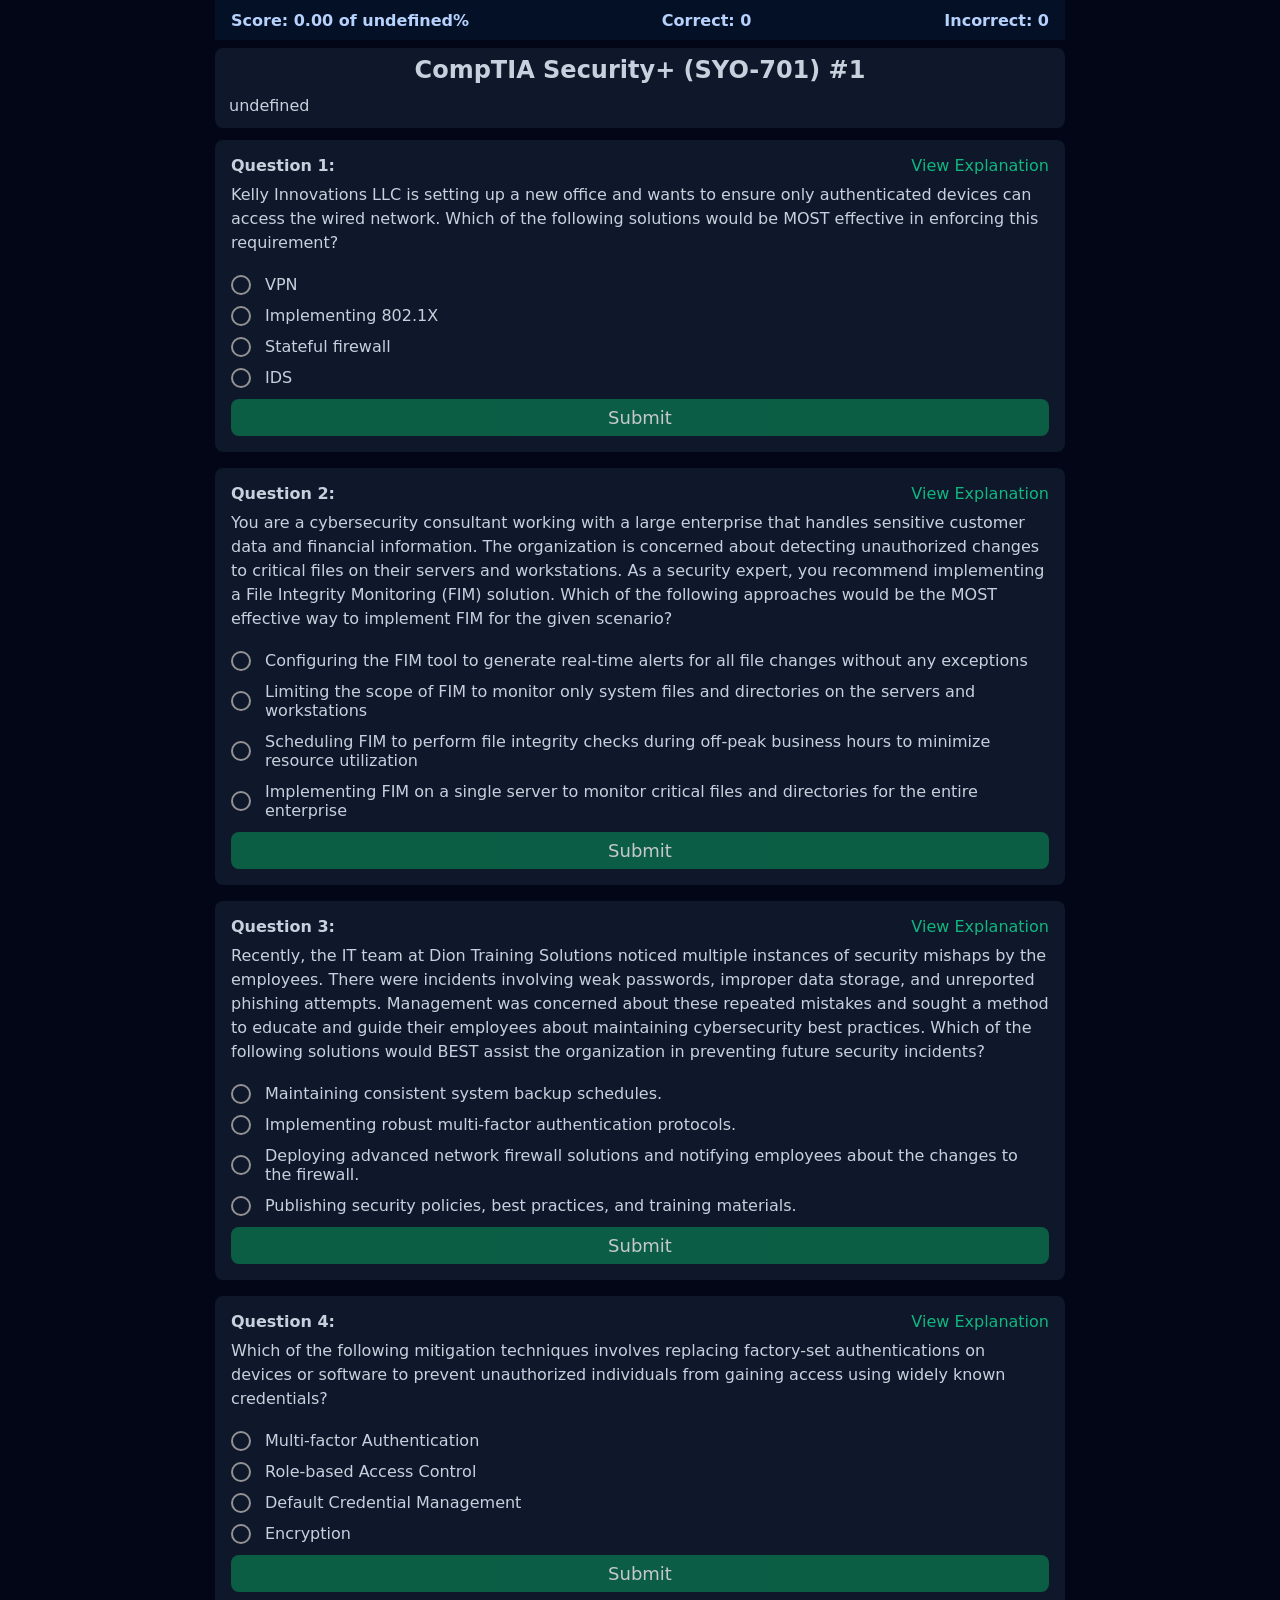
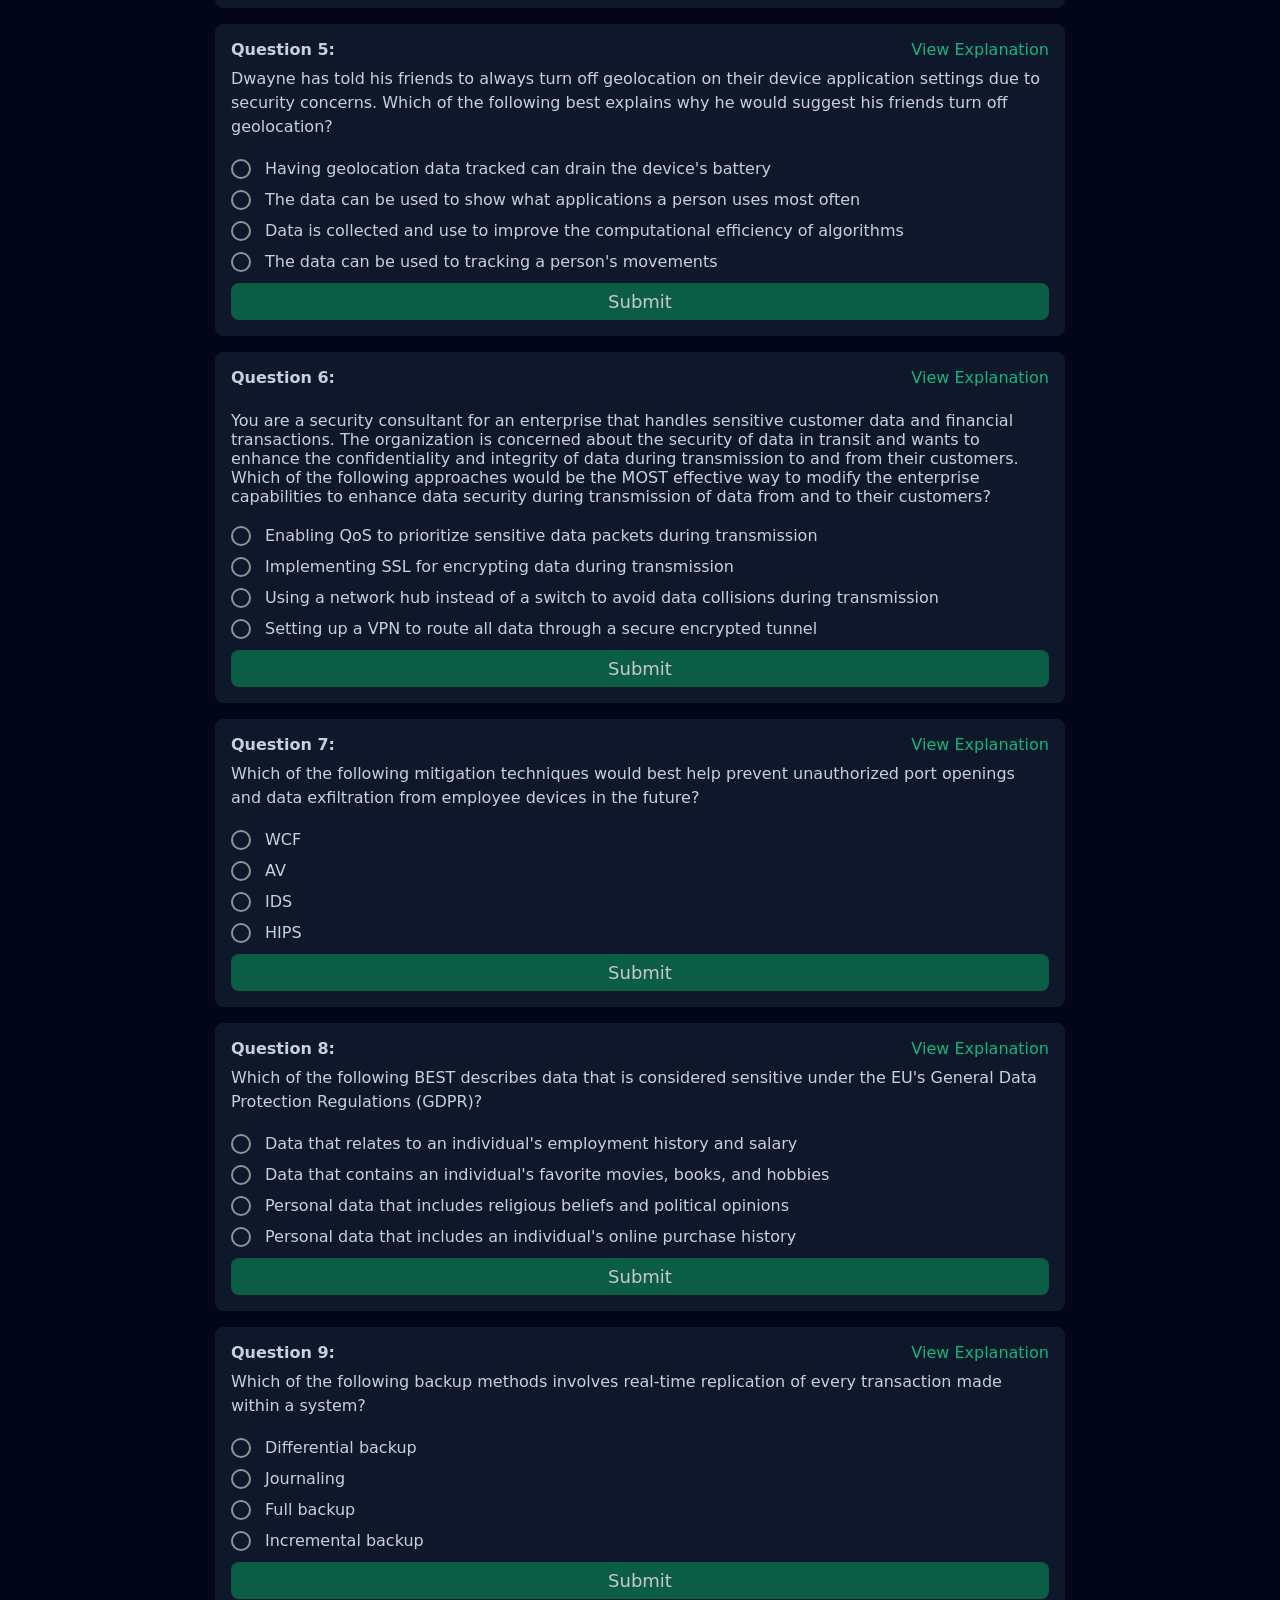
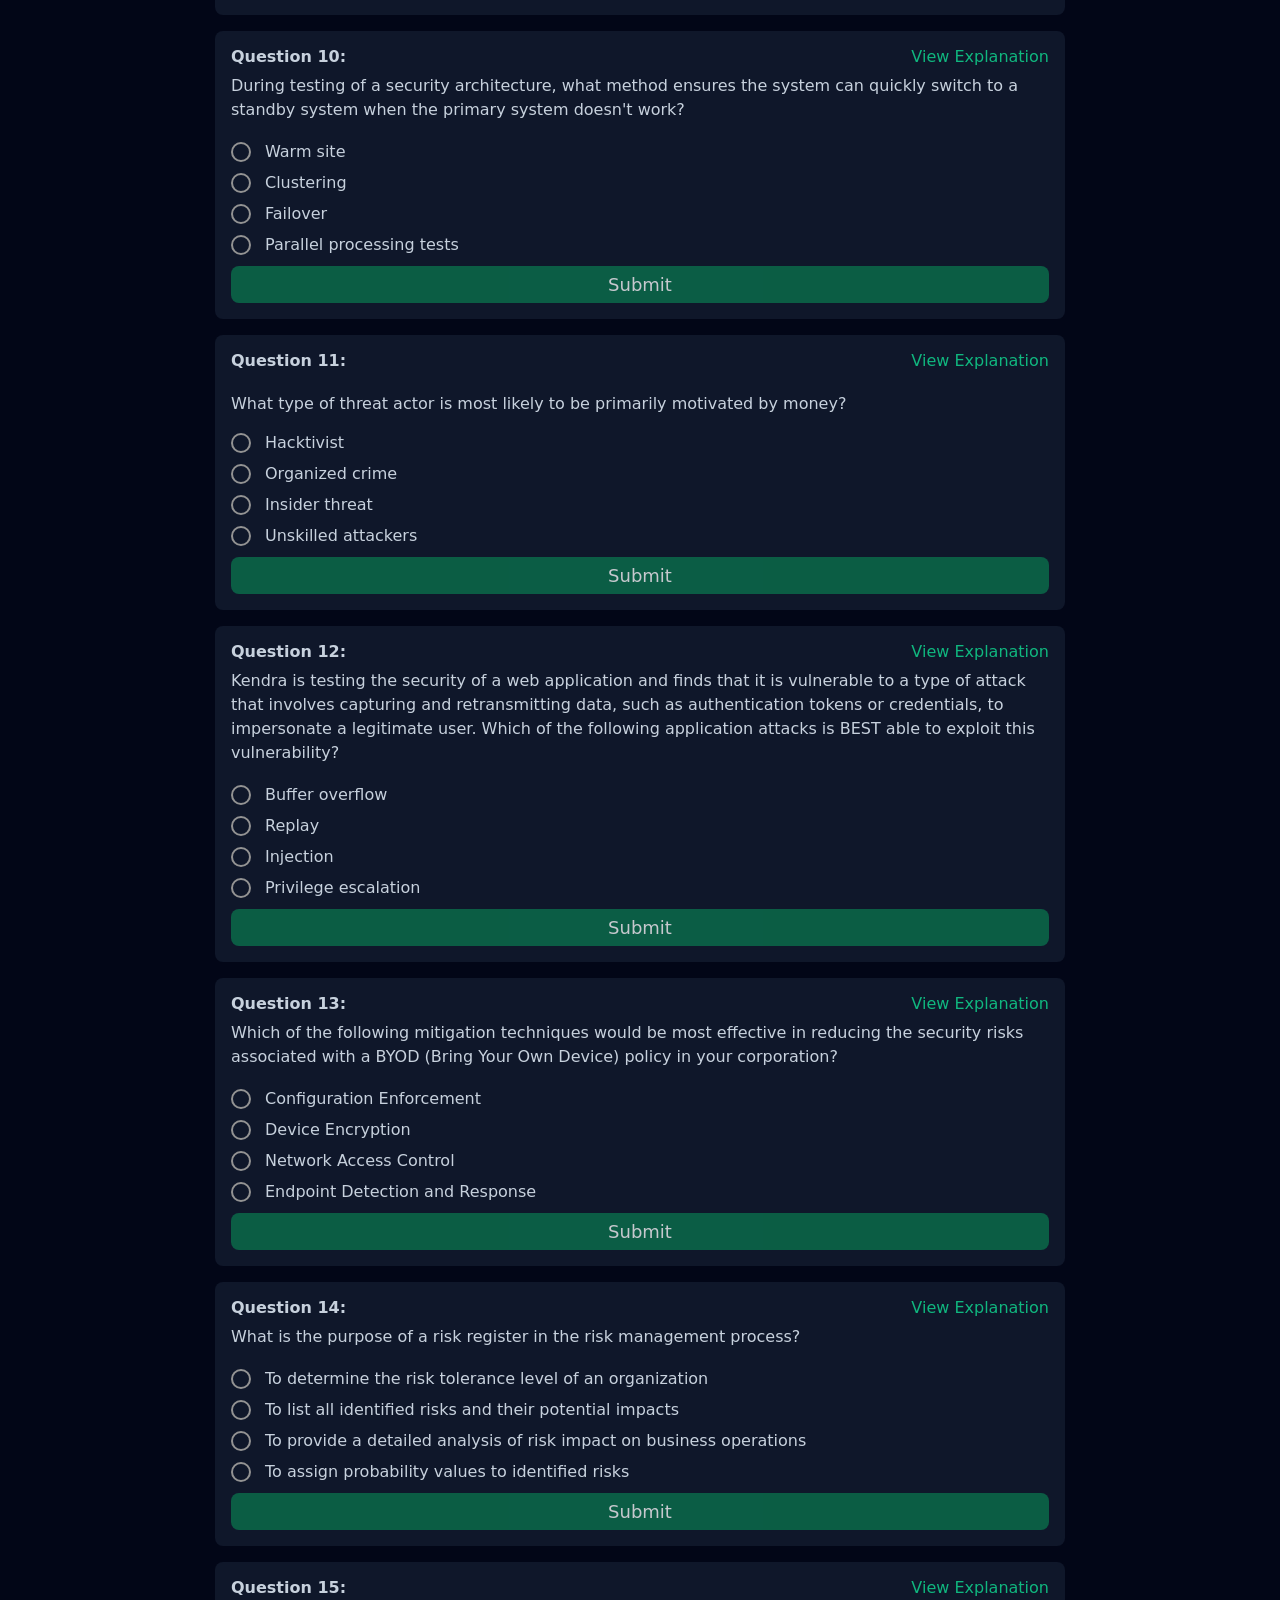
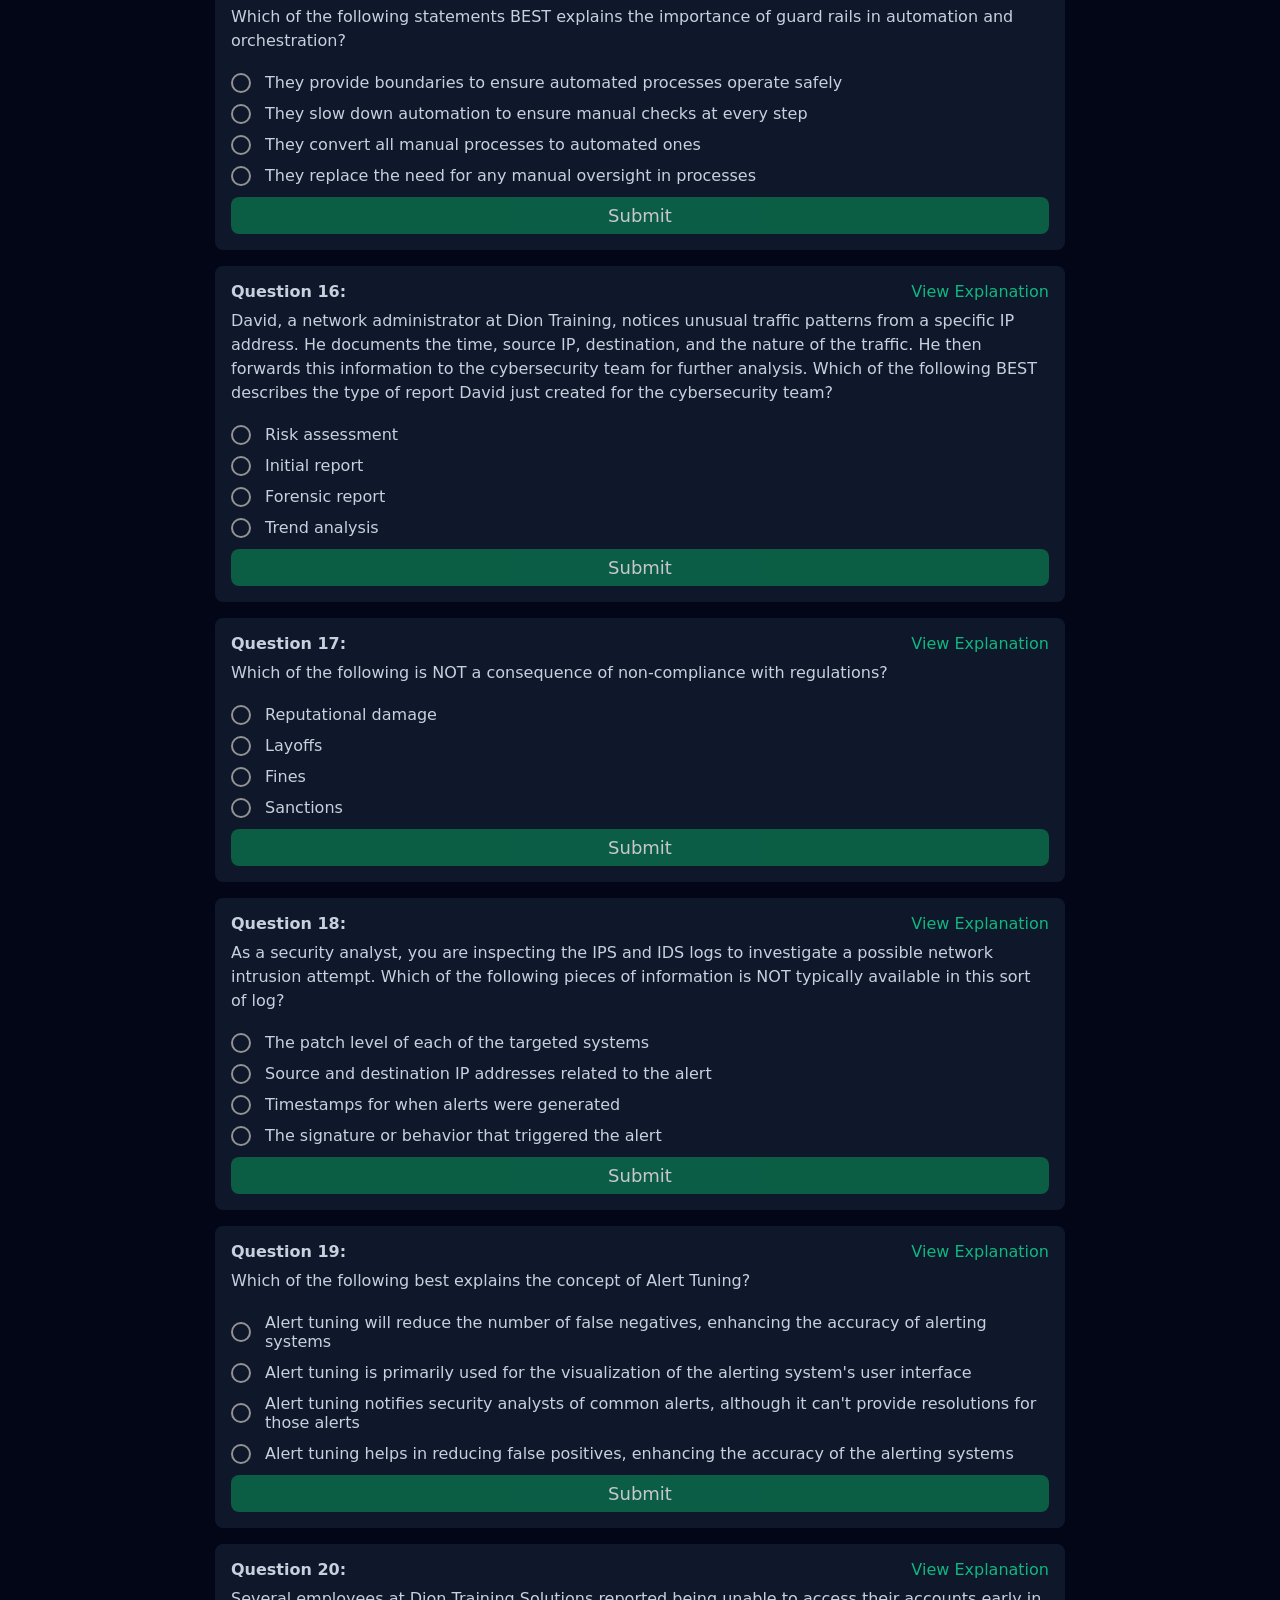
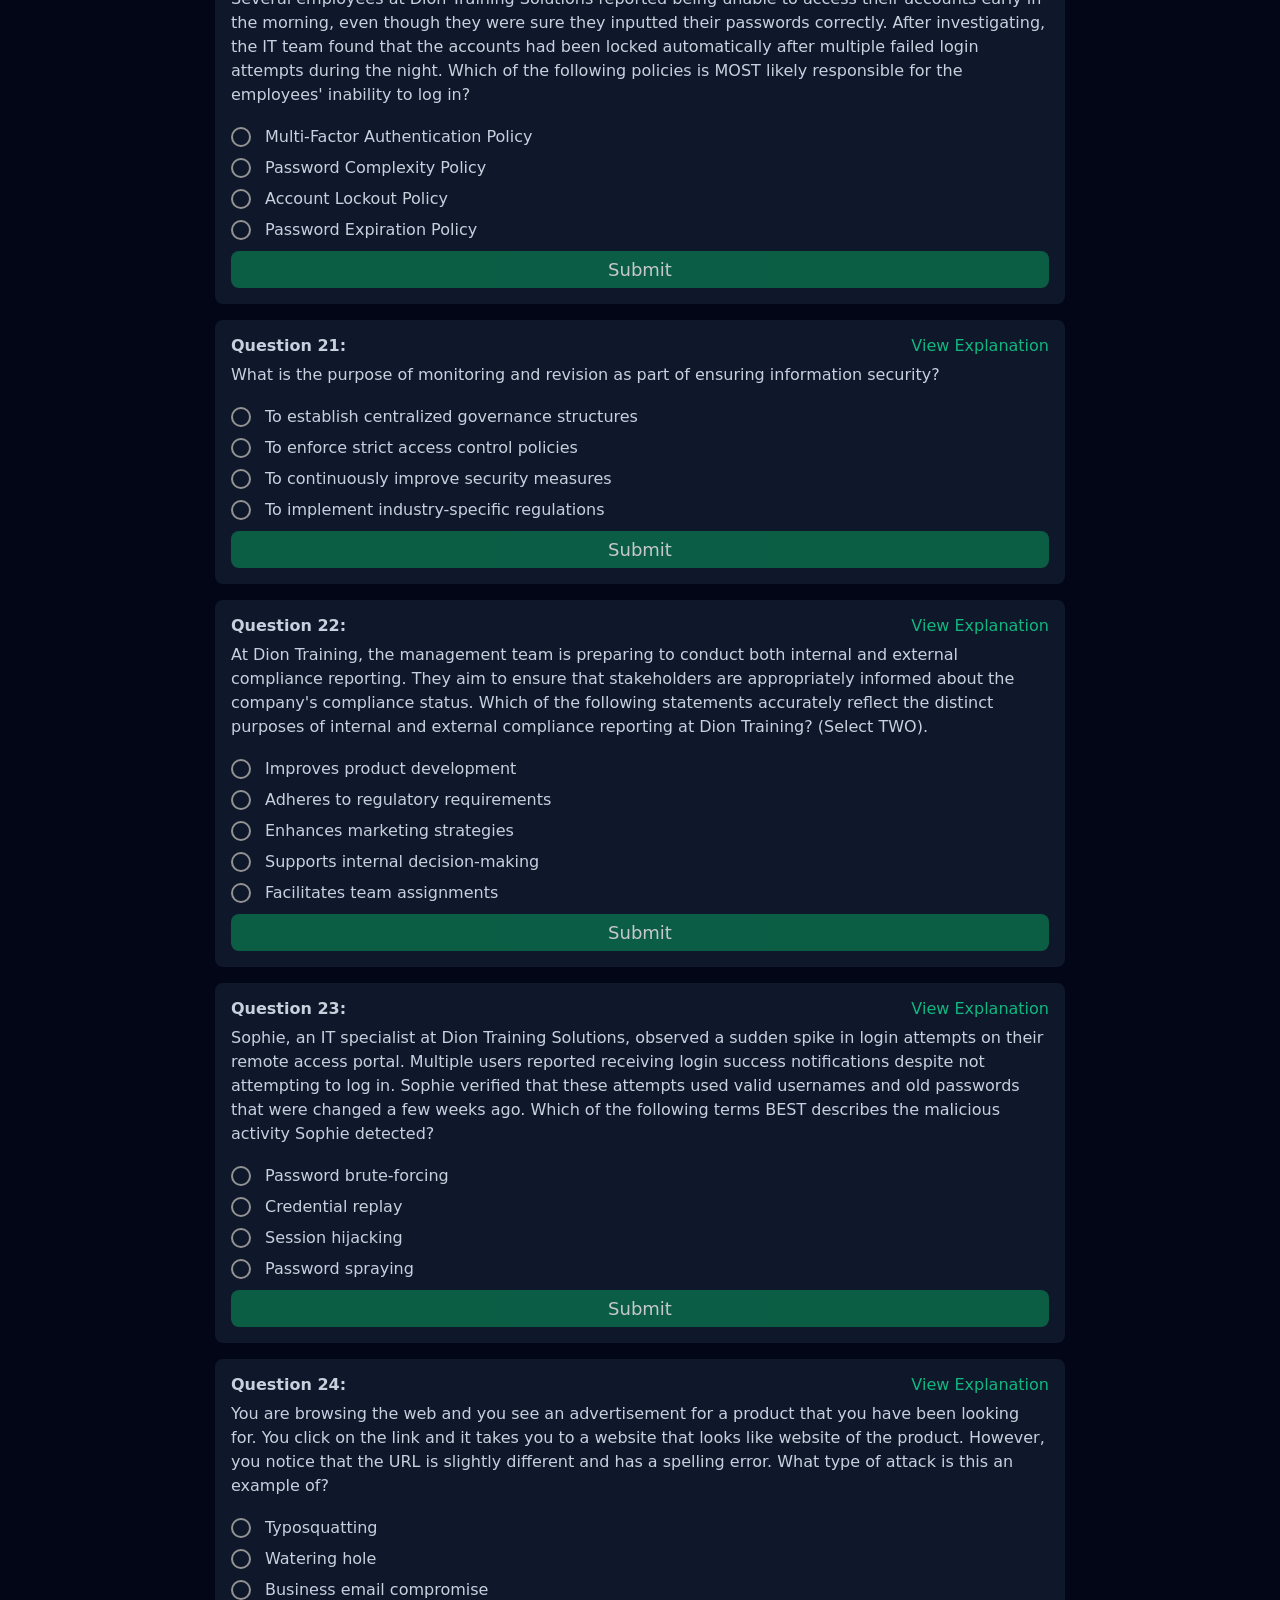
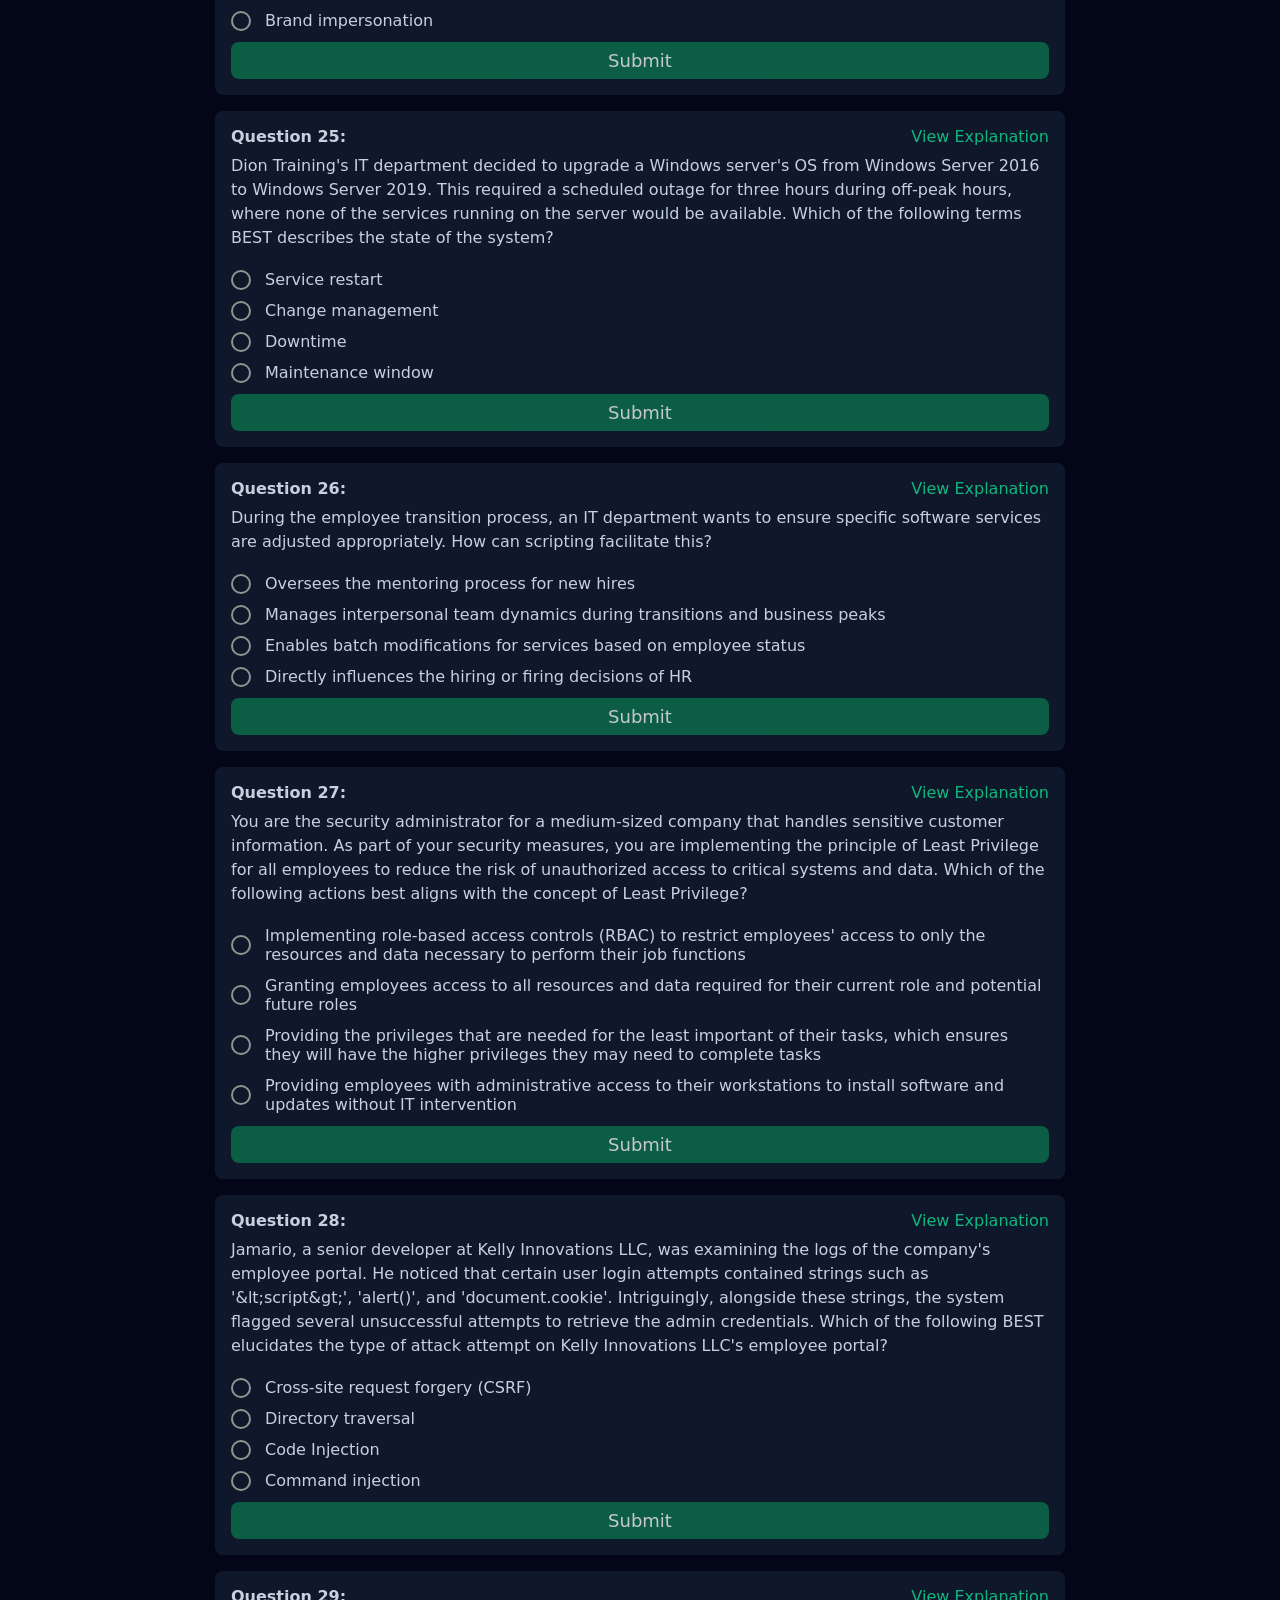
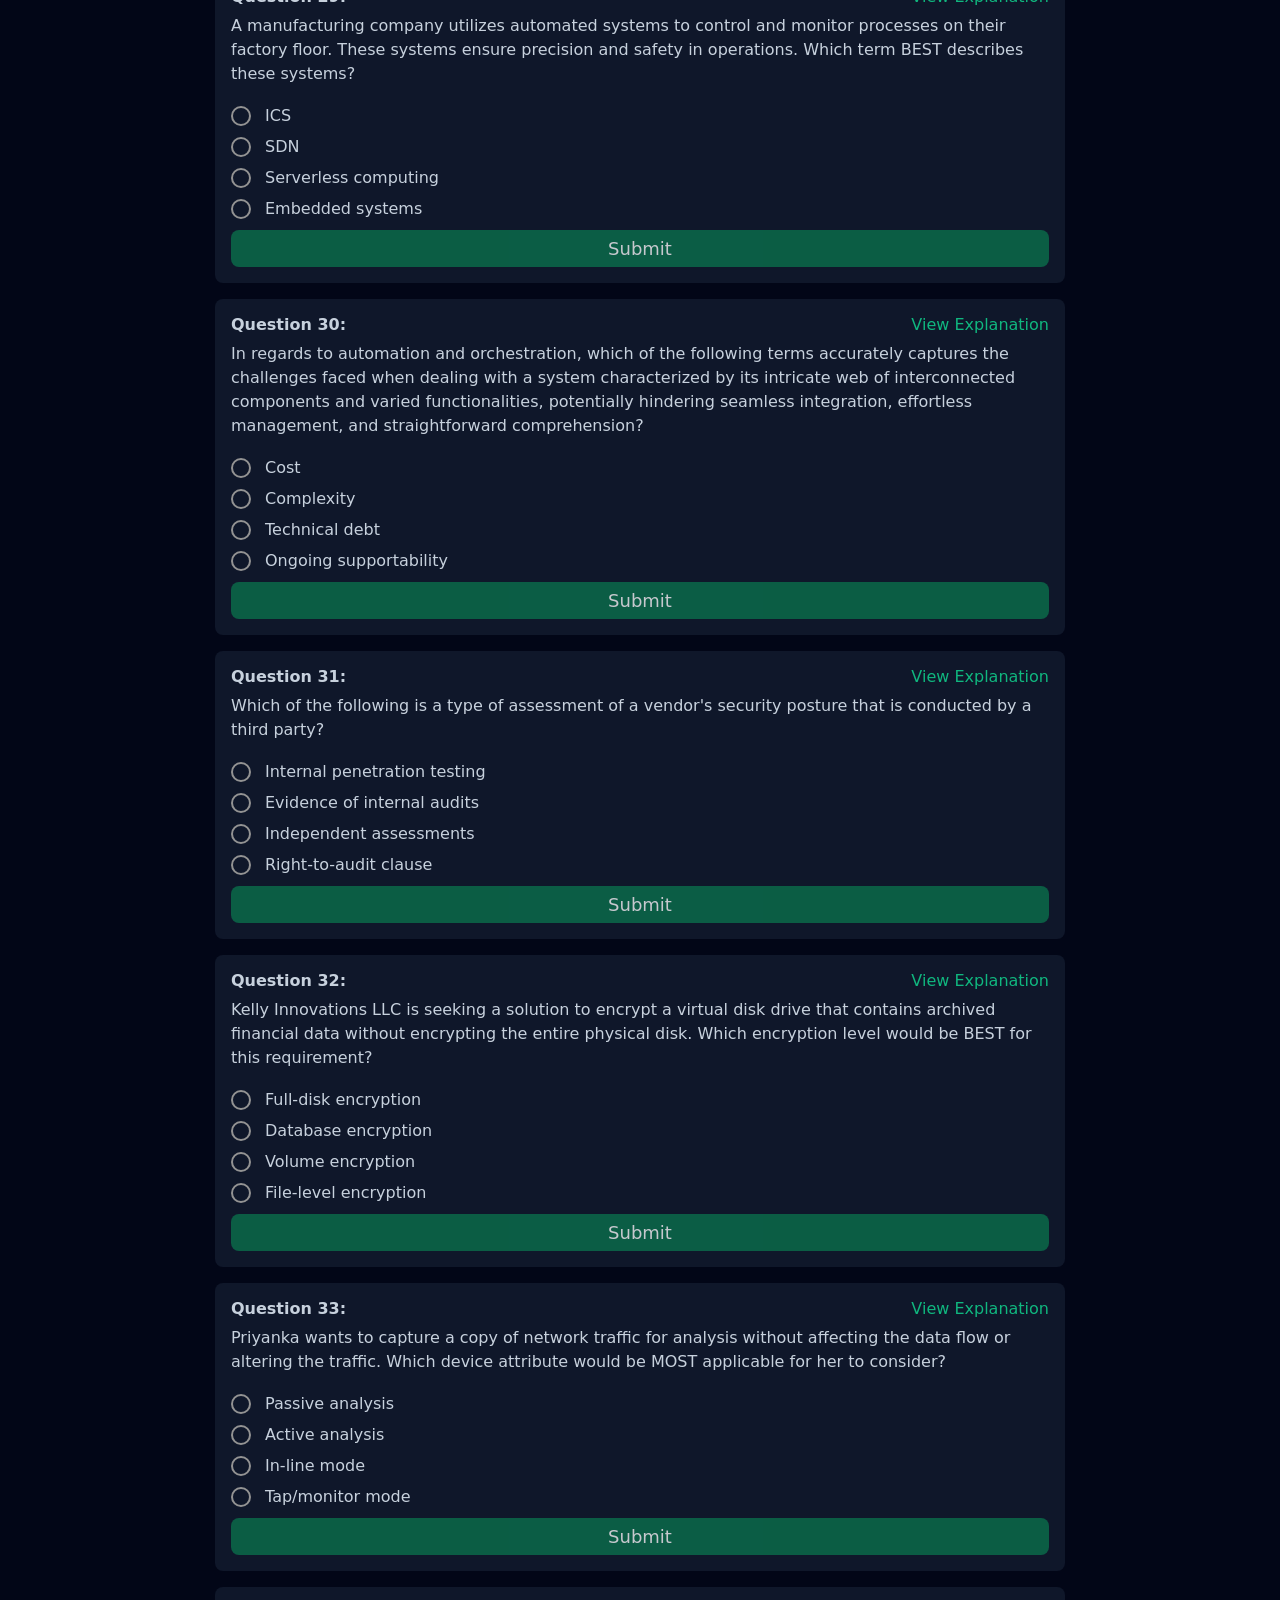
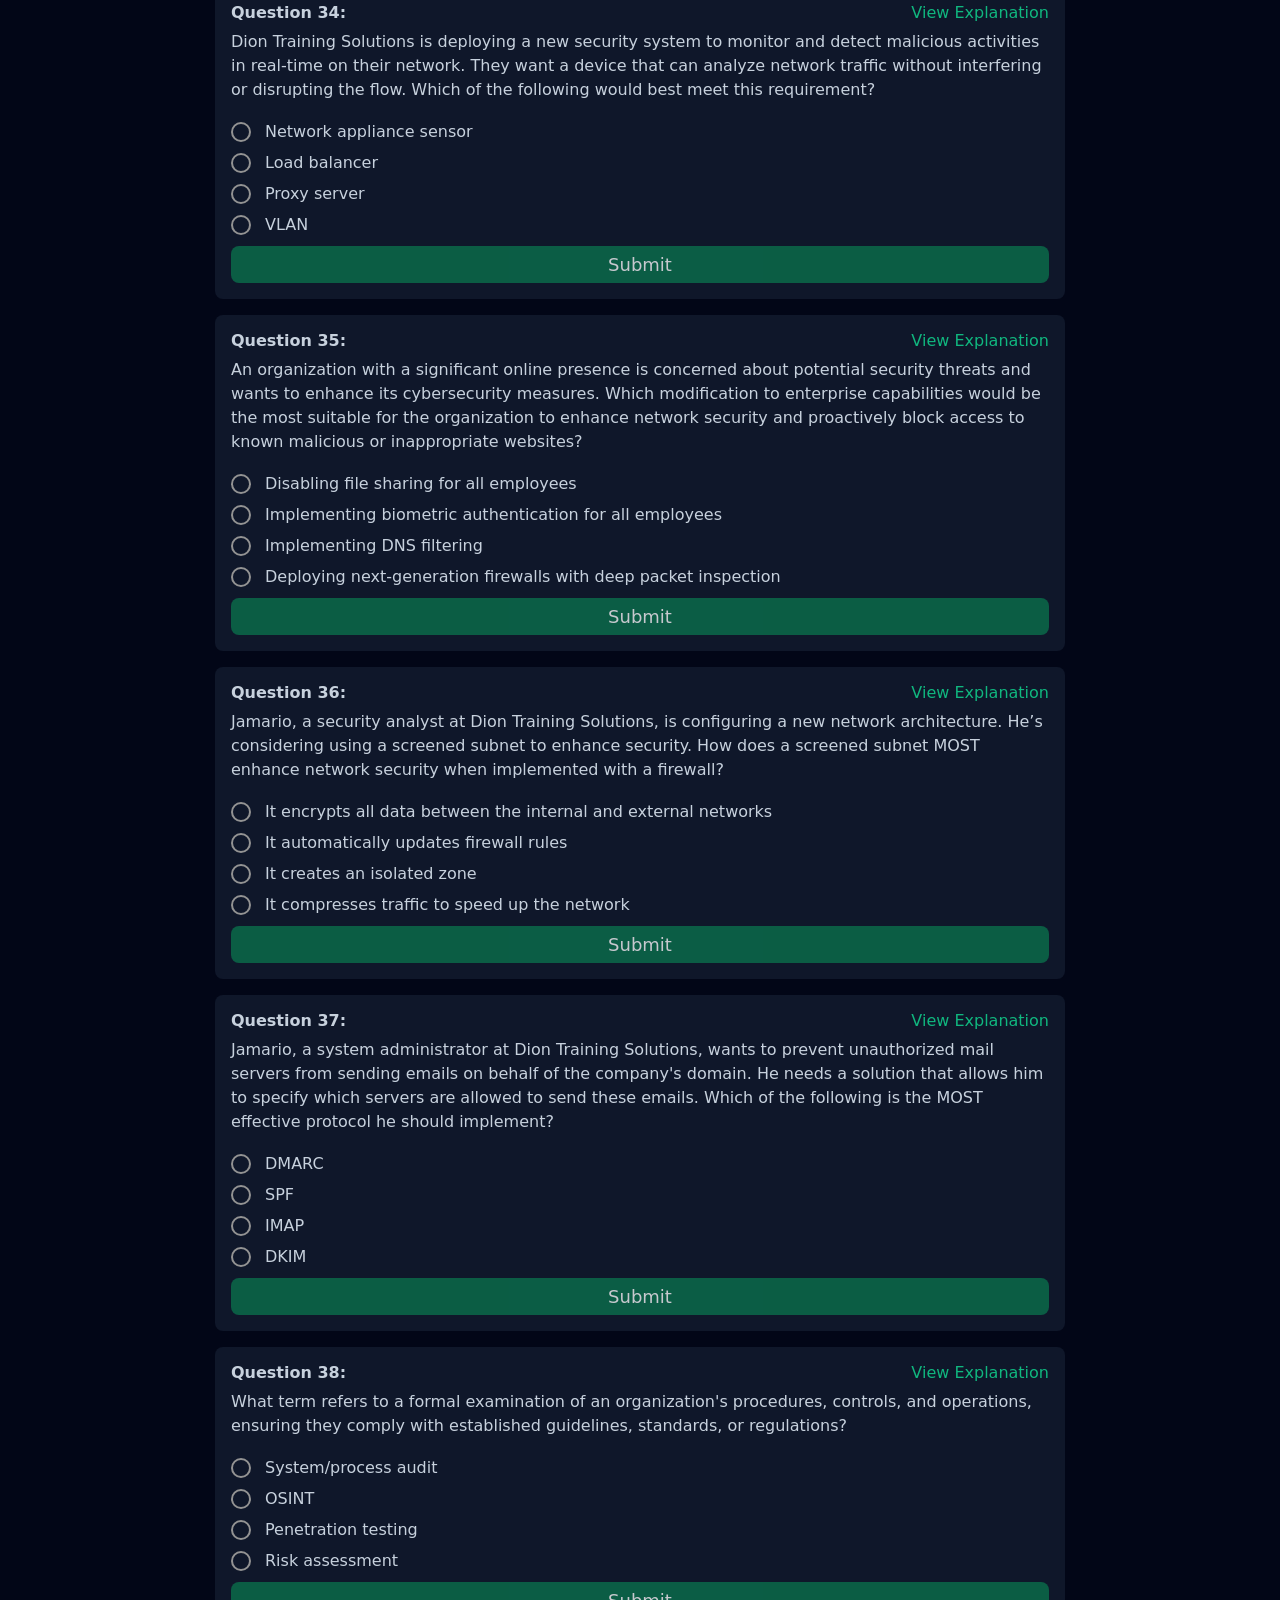
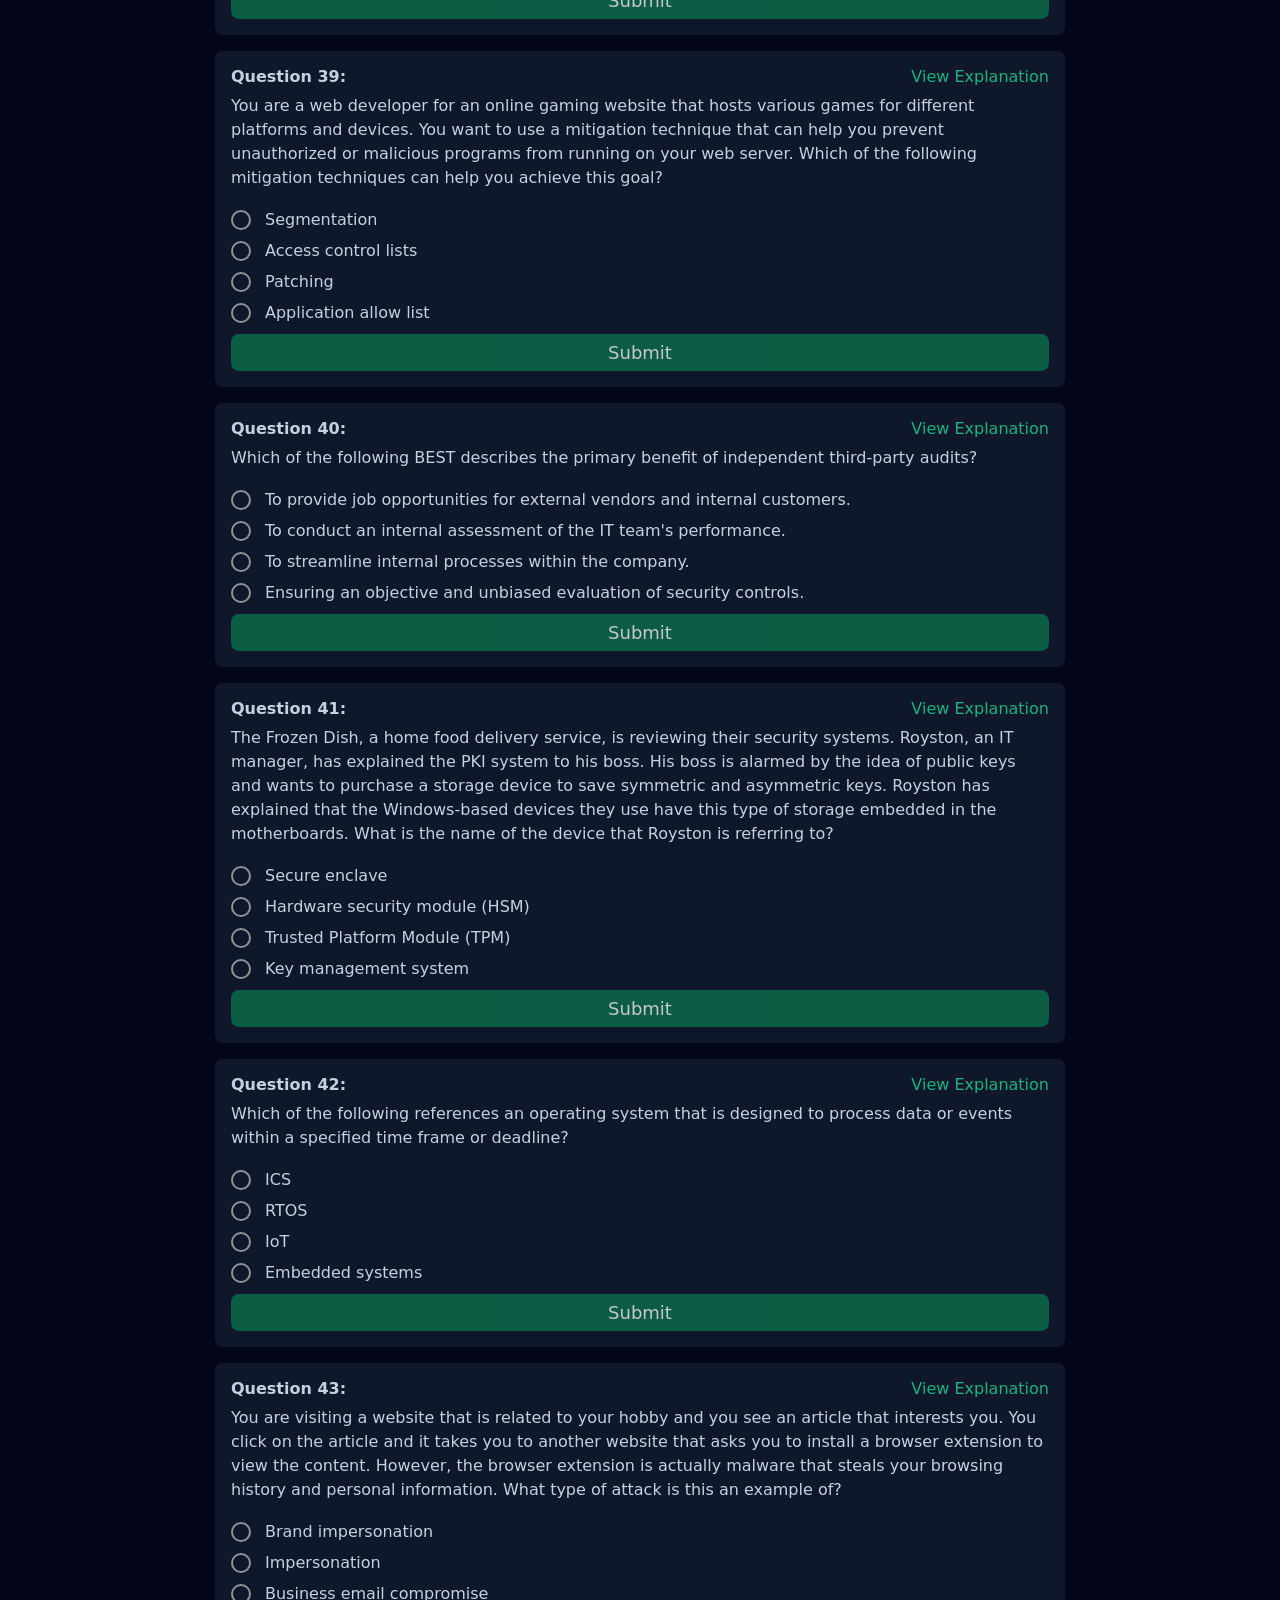
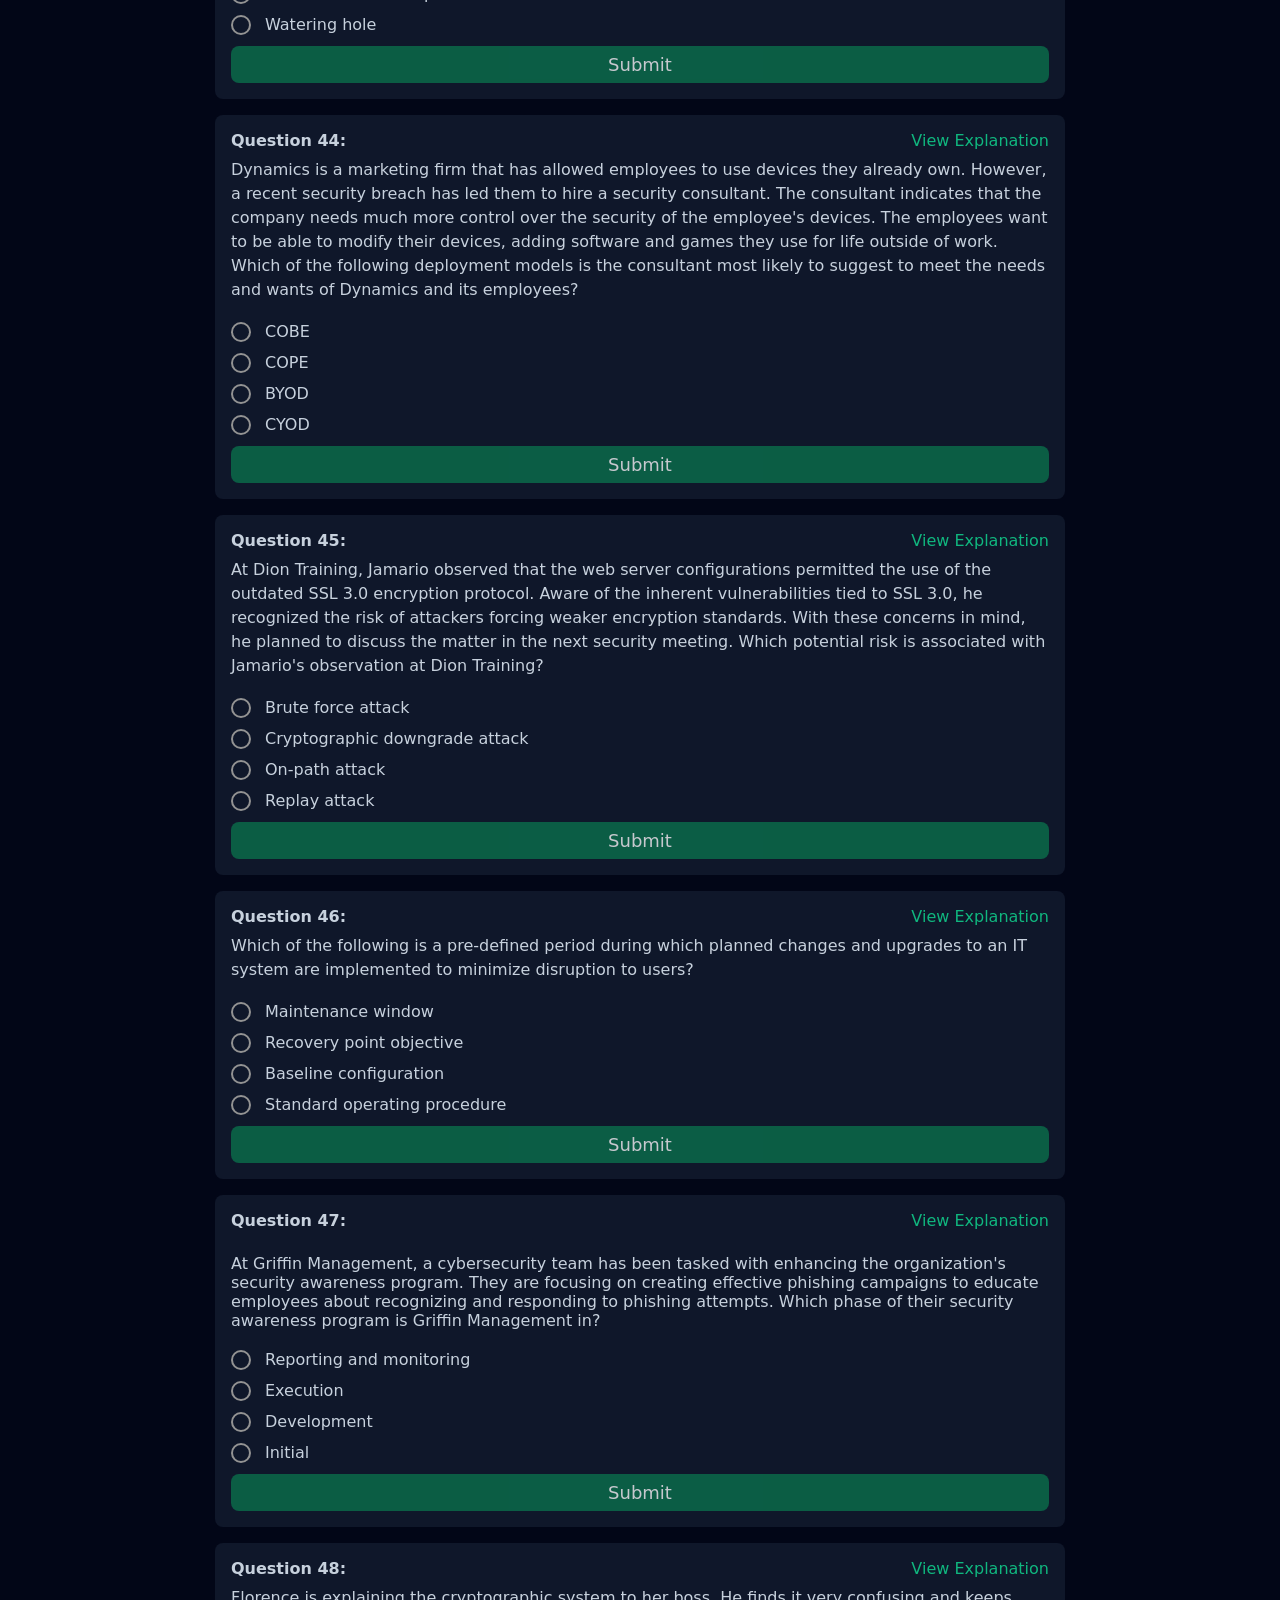
<file: Practice-test-02/1.1 CompTIA Security+ (SYO-701) #1.html>
<!DOCTYPE html>
<html lang="en">
  <head>
    <meta charset="UTF-8" />
    <meta http-equiv="X-UA-Compatible" content="IE=edge" />
    <meta name="viewport" content="width=device-width, initial-scale=1.0" />
    <title>Quiz</title>
    <style>
      * {
        font-family: system-ui, -apple-system, BlinkMacSystemFont, 'Segoe UI', Roboto, Oxygen, Ubuntu,
          Cantarell, 'Open Sans', 'Helvetica Neue', sans-serif;
        margin: 0;
        padding: 0;
        box-sizing: border-box;
        font-size: 16px;
      }

      main {
        padding-top: 48px;
      }

      :root {
        --large-device-width: 850px;
        --primary-color: #0f172a;
        --secondary-color: #020617;
        --primary-text-color: #c7d1dd;
        --secondary-text-color: #061602;
        --success-background: hsl(159, 82%, 24%);
        --success-foreground: hsl(164, 86%, 16%);
        --success: hsl(160, 84%, 39%);
        --danger: #ef4444;
        --warning: #f59e0b;
        --info-background: hsl(218, 81%, 8%);
        --info-foreground: hsl(217, 91%, 85%);
        --border-color: #d1d7dc;
        --check-box-size: 20px;
        /* control the size */
        --check-box-color: var(--info-foreground);
        /* the active color */
      }

      body {
        position: relative;
        background-color: #020617;
        color: var(--primary-text-color);
      }

      #score-stats-container {
        position: fixed;
        z-index: 10;
        top: 0;
        height: 40px;
        width: 100%;
        background-color: var(--info-background);

        padding: 0px 16px;
        color: var(--info-foreground);
        font-weight: 600;
        display: flex;
        align-items: center;
        justify-content: space-between;
      }

      #quiz-container {
        border-radius: 8px;
        display: flex;
        gap: 16px;
        flex-direction: column;
      }

      input[type='radio'] {
        height: var(--check-box-size);
        aspect-ratio: 1;
        border: calc(var(--check-box-size) / 8) solid #939393;
        padding: calc(var(--check-box-size) / 8);
        background: radial-gradient(farthest-side, var(--check-box-color) 94%, #0000) 50%/0 0 no-repeat
          content-box;
        border-radius: 50%;
        outline-offset: calc(var(--check-box-size) / 10);
        -webkit-appearance: none;
        -moz-appearance: none;
        appearance: none;
        cursor: pointer;
        font-size: inherit;
        transition: 0.3s;
      }

      input[type='radio']:checked {
        border-color: var(--check-box-color);
        background-size: 100% 100%;
      }

      input[type='radio']:disabled {
        background: linear-gradient(#939393 0 0) 50%/100% 20% no-repeat content-box;
        opacity: 0.5;
        cursor: not-allowed;
      }

      label {
        /* display: inline-flex; */
        align-items: center;
        gap: 10px;
        cursor: pointer;
        padding: 4px 6px;
        border-radius: 4px;
      }

      @media (max-width: 767px) {
        input[type='radio'],
        label {
          cursor: default;
        }

        #quiz-container {
          margin-left: 8px;
          margin-right: 8px;
        }
      }

      /* PC (Desktop devices) */
      @media (min-width: 768px) {
        body {
          display: flex;
          justify-content: center;
        }

        main {
          max-width: var(--large-device-width);
        }

        #score-stats-container {
          max-width: var(--large-device-width);
        }

        dialog {
          max-width: var(--large-device-width);
        }
      }

      @media print {
        input[type='radio'] {
          background: none !important;
          border-color: #939393 !important;
        }

        input[type='radio']:checked {
          border-color: #939393 !important;
        }
      }

      .question-lable {
        display: flex;
        align-items: center;
        gap: 8px;
      }

      button {
        -webkit-tap-highlight-color: transparent;
        -webkit-touch-callout: none;
        -webkit-user-select: none;
        user-select: none;
        outline: none;
        position: relative;
        overflow: hidden;
        cursor: pointer;
      }

      .button {
        background-color: var(--success-background);
        border: none;
        color: #f4f5f7;
        opacity: 0.8;
        font-size: 18px;
        flex-grow: 1;
        padding: 8px 16px;
        border-radius: 8px;
      }

      .button:hover {
        opacity: 1;
      }

      .explanation-btn {
        border: none;
        color: var(--success);
        background-color: transparent;
      }

      #submit-button:active::after {
        background-color: #ef4444;
      }

      .single-question-container {
        background-color: var(--primary-color);
        display: flex;
        flex-direction: column;
        gap: 8px;
        padding: 16px;
        border-radius: 8px;
      }

      #modal-content {
        padding: 16px;
        line-height: 24px;
      }

      dialog::backdrop {
        background: rgba(0, 0, 0, 0.5);
      }

      dialog {
        position: fixed;
        border: 1px solid var(--border-color);
        background-color: var(--primary-color);
        color: rgb(240, 241, 248);
        padding: 16px;
        border-radius: 8px;
        width: 80vw;
        max-height: 80vh;
        overflow: auto;
        top: 50%;
        left: 50%;
        -webkit-transform: translateX(-50%) translateY(-50%);
        -moz-transform: translateX(-50%) translateY(-50%);
        -ms-transform: translateX(-50%) translateY(-50%);
        transform: translateX(-50%) translateY(-50%);
      }

      #close-modal-btn {
        position: absolute;
        top: 4px;
        right: 4px;
        padding: 2px 8px;
        border-radius: 2px;
        border: none;
        background-color: var(--danger);
      }

      .correct-answer label {
        border: 2px solid var(--success);
        width: 100%;
      }

      .incorrect-answer label {
        border: 2px solid var(--danger);
        width: 100%;
      }

      .options-container {
        display: flex;
        flex-direction: column;
        gap: 4px;
      }

      #quiz-meta-container {
        border-radius: 8px;
        background-color: var(--primary-color);
        margin-bottom: 12px;
        padding: 8px;
      }

      #quiz-title {
        text-align: center;
        font-size: 24px;
        margin-bottom: 8px;
      }

      #quiz-description {
        line-height: 1.5;
        padding: 2px 6px;
      }
      img {
        width: 100%;
      }
      input.blank {
        border: 1px solid #333;
        padding: 5px;
        width: 150px;
      }
    </style>
  </head>

  <body onload="main()">
    <main>
      <section id="quiz-meta-container">
        <h1 id="quiz-title"></h1>
        <p id="quiz-description"></p>
      </section>
      <section id="score-stats-container">
        <div id="score-card">
          Score: <span id="current-score">999</span> of
          <span id="pass-percent">999%</span>
        </div>
        <div>Correct: <span id="correct-answers">999</span></div>
        <div>Incorrect: <span id="wrong-answers">999</span></div>
      </section>

      <section id="quiz-container"></section>

      <dialog id="modal" class="modal-container">
        <div id="modal-content">
          <p id="modal-text"></p>
        </div>
      </dialog>
    </main>

    <script>
      const quizData = {"quiz_id":6620917,"quiz_title":"CompTIA Security+ (SYO-701) #1","questions":[{"_class":"assessment","id":134821641,"assessment_type":"multiple-choice","prompt":{"question":"<p>What type of threat actor is most likely to be primarily motivated by money?</p>","relatedLectureIds":[],"links":[],"feedbacks":["","","",""],"explanation":"<p>OBJ: 2.1 - Organized crime organizations are threat actors that are composed of groups or networks of criminals and are motivated primarily by financial gain. Organized crime can launch coordinated and profitable attacks against businesses, governments, or individuals. A hacktivist is a threat actor that is motivated by philosophical or political beliefs and often targets organizations or governments that they disagree with. Hacktivists are not motivated by financial gain but rather by social or political change. An insider threat is a threat actor that has legitimate access to an organization’s network, systems, or data and is motivated by revenge, greed, or ideology. Insider threats are not composed of groups or networks but rather of individuals within an organization. An unskilled attackers are threat actors that have little or no technical skills and are motivated by curiosity, boredom, or personal gain. Unskilled attackers are not composed of groups or networks but rather of individuals with low resources and capabilities.&nbsp;</p><p>For support or reporting issues, include Question ID: 64b86046030c7ba35a5609dd in your ticket. Thank you.</p>","answers":["Hacktivist","Organized crime","Insider threat","Unskilled attackers"]},"correct_response":["b"],"section":"2.0 - Threats, Vulnerabilities, and Mitigations","question_plain":"What type of threat actor is most likely to be primarily motivated by money?","related_lectures":[]},{"_class":"assessment","id":134821643,"assessment_type":"multiple-choice","prompt":{"question":"Dynamics is a marketing firm that has allowed employees to use devices they already own. However, a recent security breach has led them to hire a security consultant. The consultant indicates that the company needs much more control over the security of the employee&#x27;s devices. The employees want to be able to modify their devices, adding software and games they use for life outside of work. Which of the following deployment models is the consultant most likely to suggest to meet the needs and wants of Dynamics and its employees?","answers":["COBE","COPE","BYOD","CYOD"],"feedbacks":["","","",""],"explanation":"OBJ 4.1: COPE stands for Corporate Owned Personally Enabled, which is a deployment model that involves the company providing devices to its employees and allowing them to use them for both work and personal purposes. This model can give the company full control over the security and management of these devices, as it can enforce security policies, install software updates, monitor usage, and wipe data remotely. COBE stands for Corporate Owned Business Only, which is a deployment model that involves the company providing devices to its employees and restricting them to work-related use only. This model can ensure the highest level of security and compliance for these devices, but it also reduces the productivity and satisfaction of the employees, as they have to carry multiple devices for different purposes. BYOD stands for Bring Your Own Device, which is a deployment model that allows employees to use their personal devices, such as laptops, smartphones, or tablets, to access the company’s network and applications. This model can reduce the costs and risks associated with managing and securing these devices, as the responsibility is shifted to the employees. CYOD stands for Choose Your Own Device, which is a deployment model that allows employees to choose from a list of approved devices provided by the company. This model can offer some flexibility and convenience to the employees while also enabling the company to enforce security standards and policies on these devices.\n  For support or reporting issues, include Question ID: 64b887ea4cb3fde77262ba7d in your ticket. Thank you."},"correct_response":["b"],"section":"4.0 - Security Operations","question_plain":"Dynamics is a marketing firm that has allowed employees to use devices they already own. However, a recent security breach has led them to hire a security consultant. The consultant indicates that the company needs much more control over the security of the employee&#x27;s devices. The employees want to be able to modify their devices, adding software and games they use for life outside of work. Which of the following deployment models is the consultant most likely to suggest to meet the needs and wants of Dynamics and its employees?","related_lectures":[]},{"_class":"assessment","id":134821645,"assessment_type":"multiple-choice","prompt":{"question":"What is the purpose of monitoring and revision as part of ensuring information security?","answers":["To establish centralized governance structures","To enforce strict access control policies","To continuously improve security measures","To implement industry-specific regulations"],"feedbacks":["","","",""],"explanation":"OBJ: 5.1 - The purpose of monitoring and revision in information security is to continuously monitor the effectiveness of security measures, identify weaknesses or vulnerabilities, and make necessary improvements to enhance the overall security posture of the organization. Monitoring and revision are not directly related to establishing governance structures. Governance structures define the decision-making and authority in the organization, whereas monitoring and revision are about assessing and enhancing security practices. While monitoring and revision may play a role in ensuring access control policies are effective, it is not their primary purpose. Access control policies focus on managing and controlling user access to resources based on their roles and responsibilities. Monitoring and revision may be used to ensure compliance with industry-specific regulations, but it is not their primary purpose. Compliance with regulations is a separate aspect of information security management.\n  For support or reporting issues, include Question ID: 64b88e8575f3764616371b72 in your ticket. Thank you."},"correct_response":["c"],"section":"5.0 - Security Program Management and Oversight","question_plain":"What is the purpose of monitoring and revision as part of ensuring information security?","related_lectures":[]},{"_class":"assessment","id":134821647,"assessment_type":"multiple-choice","prompt":{"question":"Kisha, a security official, is implementing an encryption protocol for the factory they work at. They need a wireless encryption protocol that will work with the factory&#x27;s older equipment. As the factory is in a remote location and the equipment only needs to connect to other equipment in the area, they need a reliable encryption protocol but don&#x27;t need the newest and most secure protocols. They prefer protocols that use keys to encrypt each packet. Which of the following options BEST represents the encryption protocol they need?","answers":["TKIP","WPA","AES","WEP"],"feedbacks":["","","",""],"explanation":"OBJ 4.1: TKIP stands for Temporal Key Integrity Protocol, and it is an encryption protocol that uses keys to encrypt each packet of data. TKIP was introduced by WPA to replace WEP, and it is compatible with older devices that do not support WPA2 or AES. WPA stands for Wi-Fi Protected Access, and it is a security standard that uses either TKIP or AES as the encryption protocol. WPA does not refer to a specific encryption protocol but rather a set of features and requirements that ensure wireless security. AES stands for Advanced Encryption Standard, and it is an encryption protocol that does not use keys to encrypt each packet of data. Instead, AES uses a symmetric-key algorithm that encrypts the entire data stream with a single key. AES is the most secure and efficient encryption protocol for wireless networks, but it requires devices that support WPA2/3. Older devices may not be compatible with AES. WEP stands for Wired Equivalent Privacy, and it is an encryption protocol that also uses keys to encrypt each packet of data. WEP was the first encryption protocol for wireless networks, but it has been deprecated and should never be used.\n  For support or reporting issues, include Question ID: 64b9802da61c722f14d2c36b in your ticket. Thank you."},"correct_response":["a"],"section":"4.0 - Security Operations","question_plain":"Kisha, a security official, is implementing an encryption protocol for the factory they work at. They need a wireless encryption protocol that will work with the factory&#x27;s older equipment. As the factory is in a remote location and the equipment only needs to connect to other equipment in the area, they need a reliable encryption protocol but don&#x27;t need the newest and most secure protocols. They prefer protocols that use keys to encrypt each packet. Which of the following options BEST represents the encryption protocol they need?","related_lectures":[]},{"_class":"assessment","id":134821649,"assessment_type":"multiple-choice","prompt":{"question":"What is the term for a type of open service port that is commonly used for email servers and can be exploited by attackers to perform spamming, spoofing, or phishing attacks?","answers":["HTTP","POP","IMAP","SMTP"],"feedbacks":["","","",""],"explanation":"OBJ: 2.2 - Simple Mail Transfer Protocol (SMTP) port is a type of open service port that is commonly used for email servers. It is most commonly used to perform spamming, spoofing, or phishing attacks because it is used to send and email messages. Hypertext Transfer Protocol (HTTP) port is a type of open service port that is commonly used for web servers and can be exploited by attackers to perform injection attacks, such as SQL injection or cross-site scripting. It is the default port for HTTP, the protocol used to transfer web pages and data. Post Office Protocol (POP) port is a type of open service port that is commonly used for email clients. It is most commonly used to perform eavesdropping, data theft, or malware delivery attacks because it is used to retrieve email messages from a server. Internet Message Access Protocol (IMAP) port is a type of open service port that is commonly used for email clients. It is most commonly used to perform eavesdropping, data theft, or malware delivery attacks because it is used to retrieve email messages on a server.\n  For support or reporting issues, include Question ID: 64b9ea100607a460c0b526d1 in your ticket. Thank you."},"correct_response":["d"],"section":"2.0 - Threats, Vulnerabilities, and Mitigations","question_plain":"What is the term for a type of open service port that is commonly used for email servers and can be exploited by attackers to perform spamming, spoofing, or phishing attacks?","related_lectures":[]},{"_class":"assessment","id":134821651,"assessment_type":"multiple-choice","prompt":{"question":"What is the purpose of a risk register in the risk management process?","answers":["To determine the risk tolerance level of an organization","To list all identified risks and their potential impacts","To provide a detailed analysis of risk impact on business operations","To assign probability values to identified risks"],"feedbacks":["","","",""],"explanation":"OBJ: 5.2 - A risk register is a comprehensive document that lists all identified risks, their potential impacts, and other relevant information related to each risk. The risk register may not directly determine the risk tolerance level of an organization, but it provides crucial information to help decision-makers understand the risks and their potential impacts, which can contribute to determining risk tolerance. While the risk register includes information about the potential impacts of identified risks, it may not provide a detailed analysis of the impact on business operations. Instead, it acts as a repository of risk-related data. While probability values can be included in the risk register, their primary purpose is to list and track identified risks rather than assigning probability values.\n  For support or reporting issues, include Question ID: 64b9ef9f3f4084e37d4f8fdb in your ticket. Thank you."},"correct_response":["b"],"section":"5.0 - Security Program Management and Oversight","question_plain":"What is the purpose of a risk register in the risk management process?","related_lectures":[]},{"_class":"assessment","id":134821653,"assessment_type":"multiple-choice","prompt":{"question":"Which element of the risk management process involves identifying the individuals or departments responsible for managing and mitigating specific risks?","answers":["Risk tolerance","Risk owners","Risk indicators","Risk threshold"],"feedbacks":["","","",""],"explanation":"OBJ: 5.2 - Risk owners are individuals or departments who are responsible for managing and mitigating specific risks identified during the risk management process. Risk tolerance refers to an organization's willingness to accept the level of risk, but it does not pertain to the identification of risk owners. Risk indicators are specific metrics used to monitor and assess the level of risk in an organization, but they do not directly involve identifying responsible parties. Risk threshold refers to the level of risk that an organization is willing to accept, but it does not address the identification of individuals or departments responsible for managing risks.\n  For support or reporting issues, include Question ID: 64b9eff91cce5933317db62b in your ticket. Thank you."},"correct_response":["b"],"section":"5.0 - Security Program Management and Oversight","question_plain":"Which element of the risk management process involves identifying the individuals or departments responsible for managing and mitigating specific risks?","related_lectures":[]},{"_class":"assessment","id":134821655,"assessment_type":"multiple-choice","prompt":{"question":"At a meeting to develop a risk management strategy, employees of Striped Star Security are brainstorming events that could occur. Annette brings up the potential risk of a blizzard. Since Striped Star Security has all of its facilities near the equator, it seems unlikely that there would be a blizzard.  However, it is possible. The Chief Security Officer declares, &quot;If it happens, it happens. Let&#x27;s move on to other events.&quot; Which risk management strategy is the company using to deal with the possibility of a blizzard?","answers":["Acceptance","Avoidance","Mitigation","Transference"],"feedbacks":["","","",""],"explanation":"OBJ: 5.2 - The risk management strategy of Acceptance means acknowledging the existence of the risk but choosing not to take any action to mitigate it. Since no mitigation attempts are made, the company is using the acceptance risk management strategy. The risk management strategy of Avoidance involves eliminating the risk entirely by abstaining from activities or situations that may expose the organization to potential threats. The company is not avoiding the blizzard and its impacts, they are accepting the risk if a blizzard takes place. The risk management strategy of Mitigation involves taking proactive measures to reduce the likelihood or impact of a risk event. They are not taking any steps to reduce the likelihood of a blizzard, so they are not using the mitigation strategy. The risk management strategy of Transference involves shifting the risk to a third party, such as an insurance company, to handle potential losses. The company is not shifting the risk in this situation. It is simply accepting it.\n  For support or reporting issues, include Question ID: 64b9f42b3f4084e37d4f8fef in your ticket. Thank you."},"correct_response":["a"],"section":"5.0 - Security Program Management and Oversight","question_plain":"At a meeting to develop a risk management strategy, employees of Striped Star Security are brainstorming events that could occur. Annette brings up the potential risk of a blizzard. Since Striped Star Security has all of its facilities near the equator, it seems unlikely that there would be a blizzard.  However, it is possible. The Chief Security Officer declares, &quot;If it happens, it happens. Let&#x27;s move on to other events.&quot; Which risk management strategy is the company using to deal with the possibility of a blizzard?","related_lectures":[]},{"_class":"assessment","id":134821657,"assessment_type":"multiple-choice","prompt":{"question":"You are browsing the web and you see an advertisement for a product that you have been looking for. You click on the link and it takes you to a website that looks like website of the product. However, you notice that the URL is slightly different and has a spelling error. What type of attack is this an example of?","answers":["Typosquatting","Watering hole","Business email compromise","Brand impersonation"],"feedbacks":["","","",""],"explanation":"OBJ: 2.2 - Typosquatting is a form of cyberattack that involves registering domain names that are similar to legitimate ones but have spelling errors or variations. The goal is to trick users into visiting malicious websites that may steal their information or infect their systems with malware. Watering hole is a form of cyberattack that involves compromising a legitimate website that is frequented by a specific group of users, such as employees of a certain organization. The goal is to infect the users’ systems with malware when they visit the website. Business email compromise is a form of cyberattack that involves compromising an email account of a person in authority, such as a CEO or a manager, and using it to send fraudulent requests or instructions to other employees or partners. The goal is to trick them into transferring money or disclosing confidential information. Brand impersonation is a form of cyberattack that involves creating fake websites, emails, or social media accounts that mimic legitimate ones. The goal is to deceive users into trusting the fake entity and revealing their information or performing malicious actions.\n  For support or reporting issues, include Question ID: 64ba1a7ab711a9b6c71715d7 in your ticket. Thank you."},"correct_response":["a"],"section":"2.0 - Threats, Vulnerabilities, and Mitigations","question_plain":"You are browsing the web and you see an advertisement for a product that you have been looking for. You click on the link and it takes you to a website that looks like website of the product. However, you notice that the URL is slightly different and has a spelling error. What type of attack is this an example of?","related_lectures":[]},{"_class":"assessment","id":134821659,"assessment_type":"multiple-choice","prompt":{"question":"You are working as an IT consultant for a small business and you need to install some software on their systems. You download the software from the vendor’s website and run the installer. However, you notice that the installer requires you to install another program that you are not familiar with. What type of attack vector could this be an example of?","answers":["Message-based","Default credentials","Unsupported systems and applications","Supply chain"],"feedbacks":["","","",""],"explanation":"OBJ: 2.2 - Supply chain attacks involve compromising a third-party entity that provides products or services to a target organization, such as vendors, suppliers, or managed service providers. The goal is to use the compromised entity to deliver malware or perform other malicious actions to the target organization. Message-based attacks use email or other electronic messages to trick victims into revealing sensitive information or performing malicious actions. Default credentials are usernames and passwords that are set by default for certain devices or applications. Default credentials can be easily guessed by attackers and used to gain access to the system or the network. Unsupported systems and applications are systems or applications that are no longer receiving security updates or patches from their developers. Unsupported systems and applications may have vulnerabilities that can be exploited by attackers to gain unauthorized access or cause harm. In this case, the software is being supported.\n  For support or reporting issues, include Question ID: 64ba1ae4adb7c15b51664d59 in your ticket. Thank you."},"correct_response":["d"],"section":"2.0 - Threats, Vulnerabilities, and Mitigations","question_plain":"You are working as an IT consultant for a small business and you need to install some software on their systems. You download the software from the vendor’s website and run the installer. However, you notice that the installer requires you to install another program that you are not familiar with. What type of attack vector could this be an example of?","related_lectures":[]},{"_class":"assessment","id":134821661,"assessment_type":"multiple-choice","prompt":{"question":"You are visiting a website that is related to your hobby and you see an article that interests you. You click on the article and it takes you to another website that asks you to install a browser extension to view the content. However, the browser extension is actually malware that steals your browsing history and personal information. What type of attack is this an example of?","answers":["Brand impersonation","Impersonation","Business email compromise","Watering hole"],"feedbacks":["","","",""],"explanation":"OBJ: 2.2 - Watering hole is a form of cyberattack that involves compromising a legitimate website that is frequented by a specific group of users, such as employees of a certain organization. The goal is to infect the users’ systems with malware when they visit the website. Brand impersonation is a form of cyberattack that involves creating fake websites, emails, or social media accounts that mimic legitimate ones. The goal is to deceive users into trusting the fake entity and revealing their information or performing malicious actions. Impersonation is a form of social engineering that involves pretending to be someone else in order to obtain information or access from a victim. Business email compromise is a form of cyberattack that involves compromising an email account of a person in authority, such as a CEO or a manager, and using it to send fraudulent requests or instructions to other employees or partners. The goal is to trick them into transferring money or disclosing confidential information.\n  For support or reporting issues, include Question ID: 64ba1ce4adb7c15b51664d5e in your ticket. Thank you."},"correct_response":["d"],"section":"2.0 - Threats, Vulnerabilities, and Mitigations","question_plain":"You are visiting a website that is related to your hobby and you see an article that interests you. You click on the article and it takes you to another website that asks you to install a browser extension to view the content. However, the browser extension is actually malware that steals your browsing history and personal information. What type of attack is this an example of?","related_lectures":[]},{"_class":"assessment","id":134821663,"assessment_type":"multiple-choice","prompt":{"question":"An organization with a significant online presence is concerned about potential security threats and wants to enhance its cybersecurity measures. Which modification to enterprise capabilities would be the most suitable for the organization to enhance network security and proactively block access to known malicious or inappropriate websites?","answers":["Disabling file sharing for all employees","Implementing biometric authentication for all employees","Implementing DNS filtering","Deploying next-generation firewalls with deep packet inspection"],"feedbacks":["","","",""],"explanation":"OBJ 4.5: DNS filtering is an effective security measure that blocks access to malicious or inappropriate websites by controlling DNS queries, preventing threats from reaching the network, and improving security. Biometric authentication strengthens user verification by using unique characteristics, like fingerprints or facial recognition, and offers greater security than traditional passwords; however, it does not proactively block malicious websites. Next-generation firewalls (NGFWs) with deep packet inspection add security by identifying and blocking malicious content at the application layer, though they don’t specifically block known harmful websites. While file sharing supports collaboration, it also presents security risks. Properly configured firewall rules can help control access, balancing security needs with the necessity of data sharing.   \n  For support or reporting issues, include Question ID: 64ba90f75522696b2bdef3d8 in your ticket. Thank you."},"correct_response":["c"],"section":"4.0 - Security Operations","question_plain":"An organization with a significant online presence is concerned about potential security threats and wants to enhance its cybersecurity measures. Which modification to enterprise capabilities would be the most suitable for the organization to enhance network security and proactively block access to known malicious or inappropriate websites?","related_lectures":[]},{"_class":"assessment","id":134821665,"assessment_type":"multiple-choice","prompt":{"question":"Which of the following is a type of assessment of a vendor&#x27;s security posture that is conducted by a third party?","answers":["Internal penetration testing","Evidence of internal audits","Independent assessments","Right-to-audit clause"],"feedbacks":["","","",""],"explanation":"OBJ: 5.3 - Independent assessments involve hiring an external third-party organization to evaluate and assess the vendor's security posture and controls. Penetration testing is a type of assessment that involves authorized simulated attacks on a vendor's systems and infrastructure to identify potential security weaknesses. It will test the security posture of a company, but an internal penetration test would not involve a third-party. Evidence of internal audits refers to documentation or proof that the vendor has conducted its internal security audits to assess and maintain the effectiveness of its security measures. It is an internal audit conducted by the vendor, not by a third party A right-to-audit clause is a provision in a vendor contract that grants the organization the authority to conduct audits on the vendor's security controls and practices. This allows the organization to do the audits.  It doesn't involve a third-party.\n  For support or reporting issues, include Question ID: 64bb3b44ef9efcf8d3fa32a1 in your ticket. Thank you."},"correct_response":["c"],"section":"5.0 - Security Program Management and Oversight","question_plain":"Which of the following is a type of assessment of a vendor&#x27;s security posture that is conducted by a third party?","related_lectures":[]},{"_class":"assessment","id":134821667,"assessment_type":"multiple-choice","prompt":{"question":"The cybersecurity team at Pfeiffer Company is planning to conduct a security assessment on a vendor&#x27;s systems and networks to ensure compliance with their security standards. This will include penetration testing. To help ensure the penetration testing will run smoothly, which of the following must be set up before the penetration testing begins?","answers":["Rules of engagement","Non-disclosure agreement","Memorandum of understanding","Service-level agreement"],"feedbacks":["","","",""],"explanation":"OBJ: 5.3 - Rules of engagement are a set of guidelines outlining the scope, limitations, and rules for conducting a specific security assessment, such as the assessment of the vendor's systems and networks. Setting the rules of engagement helps ensure that the penetration testing will go smoothly and not have to be interrupted because the testers or the vendors didn't understand what was going to take place. A Non-disclosure agreement (NDA) is a legal contract that ensures the protection of sensitive information and maintains confidentiality between the organization and the vendor. A vendor may request an NDA be prepared and signed, before penetration testing begins, however, it is not always the case. A Memorandum of understanding (MOU) is a formal agreement between two or more parties outlining their mutual understanding and cooperation on specific projects or initiatives. It isn't part of the required materials for a penetration test of a vendor's systems. A  Service-level agreement (SLA) is a formal contract that defines the expected level of service between the organization and the vendor. It isn't part of the required materials for a penetration test of a vendor's systems.\n  For support or reporting issues, include Question ID: 64bb3f5548f9d4fbc1cdd3fe in your ticket. Thank you."},"correct_response":["a"],"section":"5.0 - Security Program Management and Oversight","question_plain":"The cybersecurity team at Pfeiffer Company is planning to conduct a security assessment on a vendor&#x27;s systems and networks to ensure compliance with their security standards. This will include penetration testing. To help ensure the penetration testing will run smoothly, which of the following must be set up before the penetration testing begins?","related_lectures":[]},{"_class":"assessment","id":134821669,"assessment_type":"multiple-choice","prompt":{"question":"Lorna is reviewing the logs of a domain name system (DNS) server and notices that it has received many requests for non-existent subdomains of a legitimate domain. She also observes that the responses from these requests are much larger than the requests themselves. Which of the following network attacks is MOST likely occurring on the DNS server?","answers":["On-path","Amplified","Reflected","Out-of-cycle logging"],"feedbacks":["","","",""],"explanation":"OBJ: 2.4 - An amplified attack is a type of distributed denial-of-service (DDoS) attack that involves sending requests with spoofed source IP addresses to servers that generate large responses, amplifying the traffic sent to the target server. An on-path attack is a type of network attack that involves intercepting or modifying data in transit between two parties, such as by using a packet sniffer or a proxy server. A reflected attack is a type of DDoS attack that involves sending requests with spoofed source IP addresses to servers that redirect the responses to the target server, reflecting the traffic back to it. There is no indication in the scenario that there is any redirection of responses. Out-of-cycle logging is an indicator of malicious activity that shows that an attacker or malware has generated or modified logs outside of the normal schedule or frequency, indicating a possible compromise or tampering. There is no indication in the scenario of any problems with the logs.\n  For support or reporting issues, include Question ID: 64bcc97dd05f45402ccc6a26 in your ticket. Thank you."},"correct_response":["b"],"section":"2.0 - Threats, Vulnerabilities, and Mitigations","question_plain":"Lorna is reviewing the logs of a domain name system (DNS) server and notices that it has received many requests for non-existent subdomains of a legitimate domain. She also observes that the responses from these requests are much larger than the requests themselves. Which of the following network attacks is MOST likely occurring on the DNS server?","related_lectures":[]},{"_class":"assessment","id":134821671,"assessment_type":"multiple-choice","prompt":{"question":"Kendra is testing the security of a web application and finds that it is vulnerable to a type of attack that involves capturing and retransmitting data, such as authentication tokens or credentials, to impersonate a legitimate user. Which of the following application attacks is BEST able to exploit this vulnerability?","answers":["Buffer overflow","Replay","Injection","Privilege escalation"],"feedbacks":["","","",""],"explanation":"OBJ: 2.4 - A replay attack is a type of application attack that involves capturing and retransmitting data, such as authentication tokens or credentials, to impersonate a legitimate user or session. A buffer overflow attack is a type of application attack that involves sending more data than expected to a function, causing it to overwrite adjacent memory locations and execute arbitrary code. An injection attack is a type of application attack that involves inserting malicious code or commands into an application or database to execute unauthorized actions or access sensitive data. A privilege escalation attack is a type of application attack that involves exploiting a vulnerability or misconfiguration to gain higher privileges or access than intended on a system or application.\n  For support or reporting issues, include Question ID: 64bccb7ad05f45402ccc6a35 in your ticket. Thank you."},"correct_response":["b"],"section":"2.0 - Threats, Vulnerabilities, and Mitigations","question_plain":"Kendra is testing the security of a web application and finds that it is vulnerable to a type of attack that involves capturing and retransmitting data, such as authentication tokens or credentials, to impersonate a legitimate user. Which of the following application attacks is BEST able to exploit this vulnerability?","related_lectures":[]},{"_class":"assessment","id":134821673,"assessment_type":"multiple-choice","prompt":{"question":"Alex, a network administrator, is reviewing logs from the company&#x27;s main database server. He notices that a backup process runs every night at 3 AM, generating logs. However, last week&#x27;s data shows that logs from two nights are missing. Upon further investigation, Alex discovers that an unauthorized user account was created on one of those nights. What can Alex reasonably conclude from these findings?","answers":["The backup process was paused by the IT department for maintenance purposes.","The IT team might have created a new account for a new employee and forgot to inform him.","An attacker gained access, created the unauthorized account, and removed logs.","The database server accidentally skipped the backup on those nights due to low storage."],"feedbacks":["","","",""],"explanation":"OBJ: 2.4 - The combination of missing logs and an unauthorized account creation suggests malicious activity. Attackers remove evidence of their presence and actions by deleting or altering logs. Pausing a backup for maintenance is plausible, but it wouldn't result in the creation of an unauthorized account, nor would it typically remove logs. While the IT team creating a new account for a new employee and forgetting to inform him might explain the creation of a new account, it doesn't account for the missing logs. It's also a best practice for IT to notify of such changes. While low storage could prevent backups, it wouldn't delete logs or create unauthorized accounts.\n  For support or reporting issues, include Question ID: 64bd6a2b37f9b1bab3d87220 in your ticket. Thank you."},"correct_response":["c"],"section":"2.0 - Threats, Vulnerabilities, and Mitigations","question_plain":"Alex, a network administrator, is reviewing logs from the company&#x27;s main database server. He notices that a backup process runs every night at 3 AM, generating logs. However, last week&#x27;s data shows that logs from two nights are missing. Upon further investigation, Alex discovers that an unauthorized user account was created on one of those nights. What can Alex reasonably conclude from these findings?","related_lectures":[]},{"_class":"assessment","id":134821675,"assessment_type":"multiple-choice","prompt":{"question":"You are a web developer for an online shopping website that handles sensitive customer data such as credit card information and personal details. You want to increase the protection of data in transit. Which of the following mitigation techniques can help you achieve this goal?","answers":["Patching","Disabling ports and protocols","Access control through permissions","Encryption"],"feedbacks":["","","",""],"explanation":"OBJ: 2.5 - Encryption is a mitigation technique that involves using mathematical algorithms to transform data into an unreadable format. Encryption can protect data from unauthorized access or modification, as only those who have the secret key or algorithm can decrypt the data. It will help protect data in transit. Patching is a mitigation technique that can help prevent exploitation of known vulnerabilities on systems and devices by updating them with the latest security fixes and enhancements. Patching involves applying patches or updates to software and systems. It won't protect data in transit. Disabling ports and protocols is a hardening technique that can help reduce exposure to potential attacks.  This can be done on firewalls, switches, routers, and hosts to close or block any network ports or protocols that aren’t needed for the normal operation of the systems and devices. Ports are numerical identifiers that specify the destination or source of network traffic, and protocols are rules or standards that define how network traffic is formatted or transmitted. This will not protect data in transit. Access control through permissions is a mitigation technique that can help prevent unauthorized execution of programs or scripts on a system or device.  This is achieved by defining permissions through policies and applying those policies to resources such as programs, scripts, files, folders, and databases. Users without the correct permissions, can’t access the resources. This won't protect data in transit.\n  For support or reporting issues, include Question ID: 64beeeb613b78ab048d67eea in your ticket. Thank you."},"correct_response":["d"],"section":"2.0 - Threats, Vulnerabilities, and Mitigations","question_plain":"You are a web developer for an online shopping website that handles sensitive customer data such as credit card information and personal details. You want to increase the protection of data in transit. Which of the following mitigation techniques can help you achieve this goal?","related_lectures":[]},{"_class":"assessment","id":134821677,"assessment_type":"multiple-choice","prompt":{"question":"You are a web developer for an online gaming website that hosts various games for different platforms and devices. You want to use a mitigation technique that can help you prevent unauthorized or malicious programs from running on your web server. Which of the following mitigation techniques can help you achieve this goal?","answers":["Segmentation","Access control lists","Patching","Application allow list"],"feedbacks":["","","",""],"explanation":"OBJ: 2.5 - Application allow list is a mitigation technique that can help enforce compliance with security standards and policies on a system or network.  It does this by comparing applications to a list of applications that are allowed to run. These applications have been verified and authorized by the system or network administrator.  Any application that is not on the list is not allowed to run. Segmentation is a mitigation technique that involves dividing a network into smaller segments.  Each has its own security policies and controls. Segmentation can limit the scope of an attack by preventing the attacker from gaining access to an entire network because it will help isolate the compromised segment. This will not help you prevent unauthorized applications from running on your system. Access control lists (ACL) are a mitigation technique that involves using a list of rules to limiting access to resources on a network. ACLs can restrict access based on various criteria, such as IP addresses, port numbers, and protocols. Limiting IP addresses and other user criterial to a particular list will likely cause problems for new users and shrink your company's user base. Patching is a mitigation technique that can help prevent exploitation of known vulnerabilities on systems and devices by updating them with the latest security fixes and enhancements. Patching involves applying patches or updates to software and systems.  You will need to keep your software up to date, but this won't prevent unauthorized software from being installed on your servers.\n  For support or reporting issues, include Question ID: 64bef2050f6a8ad3be5d3c93 in your ticket. Thank you."},"correct_response":["d"],"section":"2.0 - Threats, Vulnerabilities, and Mitigations","question_plain":"You are a web developer for an online gaming website that hosts various games for different platforms and devices. You want to use a mitigation technique that can help you prevent unauthorized or malicious programs from running on your web server. Which of the following mitigation techniques can help you achieve this goal?","related_lectures":[]},{"_class":"assessment","id":134821679,"assessment_type":"multiple-choice","prompt":{"question":"Which of the following is NOT a consequence of non-compliance with regulations?","answers":["Reputational damage","Layoffs","Fines","Sanctions"],"feedbacks":["","","",""],"explanation":"OBJ: 5.4 - Layoffs may result from non-compliance, but can occur for many other reasons.. They are not directly related to non-compliance with regulations. Reputational damage refers to the harm caused to an organization's reputation and brand image due to non-compliance incidents. Negative publicity and loss of trust from customers and partners can result from non-compliance. Fines are monetary penalties imposed by regulatory authorities for failing to comply with specific regulations. Organizations may face financial repercussions if they do not adhere to the required standards. Sanctions are punitive measures taken against an organization for non-compliance. They may include restrictions, limitations, or prohibitions on certain activities, contracts, or operations.\n  For support or reporting issues, include Question ID: 64bf5d320620f92445ad7678 in your ticket. Thank you."},"correct_response":["b"],"section":"5.0 - Security Program Management and Oversight","question_plain":"Which of the following is NOT a consequence of non-compliance with regulations?","related_lectures":[]},{"_class":"assessment","id":134821681,"assessment_type":"multiple-choice","prompt":{"question":"Which of the following references an operating system that is designed to process data or events within a specified time frame or deadline?","answers":["ICS","RTOS","IoT","Embedded systems"],"feedbacks":["","","",""],"explanation":"OBJ: 3.1 - A real-time operating system (RTOS) is an operating system that is designed to process data or events within a specified time frame or deadline. RTOS can provide predictability, reliability, and performance for time-sensitive applications, but also require more specialized hardware and software. Industrial control systems (ICS) are systems that monitor and control physical processes in industrial environments, such as power plants, factories, or water treatment facilities. Supervisory control and data acquisition (SCADA) is a type of ICS that uses computers and networks to remotely control and collect data from industrial devices and sensors. Internet of things (IoT) is a term that refers to the network of physical devices, vehicles, appliances, and other items that are embedded with sensors, software, and connectivity to exchange data and interact with other devices or systems. IoT can enable automation, efficiency, and convenience, but also pose security and privacy challenges. Embedded systems are systems that are integrated into larger systems or devices to perform specific functions or tasks. Embedded systems can have limited resources, such as memory, power, or processing speed, but also provide efficiency, functionality, and security.\n  For support or reporting issues, include Question ID: 64bf70128d118a676363a463 in your ticket. Thank you."},"correct_response":["b"],"section":"3.0 - Security Architecture","question_plain":"Which of the following references an operating system that is designed to process data or events within a specified time frame or deadline?","related_lectures":[]},{"_class":"assessment","id":134821683,"assessment_type":"multiple-choice","prompt":{"question":"Which of the following statements BEST explains the importance of environmental variables in regard to vulnerability management?","answers":["Environmental variables are parameters used in vulnerability scanning tools to assess the security posture of an organization&#x27;s network and infrastructure","Environmental variables refer to the unique characteristics of an organization&#x27;s infrastructure that can affect vulnerability assessments and risk analysis","Environmental variables are specific conditions that trigger an automated response when a vulnerability is detected in an organization&#x27;s systems","Environmental variables are factors that impact the physical security of an organization&#x27;s premises"],"feedbacks":["","","",""],"explanation":"OBJ 4.3: Environmental variables refer to the unique characteristics of an organization's infrastructure, business environment, and operational context that can impact vulnerability assessments and risk analysis. Understanding these variables is crucial to conducting effective vulnerability management and developing appropriate risk mitigation strategies. While vulnerability scanning tools may use various parameters, environmental variables refer to different aspects related to an organization's infrastructure and business environment. These variables are not specific conditions triggering automated responses; rather, they are factors related to an organization's infrastructure and business environment that impact vulnerability management processes. While physical security factors are important, environmental variables in this context have a different focus.\n  For support or reporting issues, include Question ID: 64bff94c6d2c14dfab27f297 in your ticket. Thank you."},"correct_response":["b"],"section":"4.0 - Security Operations","question_plain":"Which of the following statements BEST explains the importance of environmental variables in regard to vulnerability management?","related_lectures":[]},{"_class":"assessment","id":134821685,"assessment_type":"multiple-choice","prompt":{"question":"Which of the following statements BEST explains the importance of guard rails in automation and orchestration?","answers":["They provide boundaries to ensure automated processes operate safely","They slow down automation to ensure manual checks at every step","They convert all manual processes to automated ones","They replace the need for any manual oversight in processes"],"feedbacks":["","","",""],"explanation":"OBJ 4.7: Guardrails ensure that automated processes work within set parameters to prevent unintended outcomes or potential damage. Guardrails don't necessarily slow down processes; they provide safety mechanisms to ensure processes run correctly. Guardrails are about safety in automation, not about converting manual processes to automated ones. While guardrails help in safe automation, manual oversight, especially in complex systems, remains essential.\n  For support or reporting issues, include Question ID: 64c01186b254165cbe231ee7 in your ticket. Thank you."},"correct_response":["a"],"section":"4.0 - Security Operations","question_plain":"Which of the following statements BEST explains the importance of guard rails in automation and orchestration?","related_lectures":[]},{"_class":"assessment","id":134821687,"assessment_type":"multiple-choice","prompt":{"question":"You are a cybersecurity consultant working with a large enterprise that handles sensitive customer data and financial information. The organization is concerned about detecting unauthorized changes to critical files on their servers and workstations. As a security expert, you recommend implementing a File Integrity Monitoring (FIM) solution. Which of the following approaches would be the MOST effective way to implement FIM for the given scenario?","relatedLectureIds":[],"links":[],"feedbacks":["","","",""],"explanation":"<p>OBJ 4.5: Scheduling File Integrity Monitoring (FIM) checks during off-peak hours can optimize resources by focusing on low-activity periods, reducing the chance of missing critical changes. Real-time alerts for all file changes may overwhelm teams in large enterprises, making it difficult to spot real threats. A robust FIM should monitor critical application files and sensitive data, not just system files, as attackers may target these areas. Relying on a single server for FIM creates a single point of failure and limits scalability, so distributing FIM across multiple servers is recommended for redundancy and efficiency.&nbsp; &nbsp; &nbsp; For support or reporting issues, include Question ID: 64c124f552ce7fd0f0ee0402 in your ticket. Thank you.</p>","answers":["Configuring the FIM tool to generate real-time alerts for all file changes without any exceptions","Limiting the scope of FIM to monitor only system files and directories on the servers and workstations","<p>Scheduling FIM to perform file integrity checks during off-peak business hours to minimize resource utilization</p>","Implementing FIM on a single server to monitor critical files and directories for the entire enterprise"]},"correct_response":["c"],"section":"4.0 - Security Operations","question_plain":"You are a cybersecurity consultant working with a large enterprise that handles sensitive customer data and financial information. The organization is concerned about detecting unauthorized changes to critical files on their servers and workstations. As a security expert, you recommend implementing a File Integrity Monitoring (FIM) solution. Which of the following approaches would be the MOST effective way to implement FIM for the given scenario?","related_lectures":[]},{"_class":"assessment","id":134821689,"assessment_type":"multiple-choice","prompt":{"question":"<p>You are a security consultant for an enterprise that handles sensitive customer data and financial transactions. The organization is concerned about the security of data in transit and wants to enhance the confidentiality and integrity of data during transmission to and from their customers. Which of the following approaches would be the MOST effective way to modify the enterprise capabilities to enhance data security during transmission of data from and to their customers?</p>","relatedLectureIds":[],"links":[],"feedbacks":["","","",""],"explanation":"<p>OBJ 4.5: Implementing Secure Sockets Layer (SSL) is an effective approach to enhance data security during transmission. SSL (and its successor, Transport Layer Security, or TLS) provides end-to-end encryption, ensuring that data is encrypted before leaving the sender and decrypted upon arrival at the receiver. This prevents unauthorized parties from intercepting and reading sensitive data as it travels over the network. Mandating the use of SSL and TSL in all data transmissions is relatively easy for an organization. Quality of Service (QoS) is used to prioritize network traffic and allocate bandwidth based on different criteria, such as application type or data type. While QoS can improve network performance and ensure timely delivery of sensitive data, it does not address the primary concern of encrypting the data during transmission. Network hubs are outdated and have largely been replaced by switches in modern network infrastructures. Using a hub instead of a switch does not contribute to data security during transmission. In fact, hubs are less secure since they broadcast data to all connected devices, allowing potential eavesdropping by unauthorized parties. A Virtual Private Network (VPN) establishes a secure encrypted tunnel between two endpoints, ensuring that data passing through the tunnel remains confidential and protected from eavesdropping or tampering. organizations will have much more difficulty guaranteeing that customers will use VPNs when connecting to the organizations' server. They can, however, control the use of SSL and TLS, so VPNs are not the most effective way to improve security in this circumstance.\n&nbsp; For support or reporting issues, include Question ID: 64c1295552ce7fd0f0ee0411 in your ticket. Thank you.</p>","answers":["Enabling QoS to prioritize sensitive data packets during transmission","Implementing SSL for encrypting data during transmission","Using a network hub instead of a switch to avoid data collisions during transmission","Setting up a VPN to route all data through a secure encrypted tunnel"]},"correct_response":["b"],"section":"4.0 - Security Operations","question_plain":"You are a security consultant for an enterprise that handles sensitive customer data and financial transactions. The organization is concerned about the security of data in transit and wants to enhance the confidentiality and integrity of data during transmission to and from their customers. Which of the following approaches would be the MOST effective way to modify the enterprise capabilities to enhance data security during transmission of data from and to their customers?","related_lectures":[]},{"_class":"assessment","id":134821691,"assessment_type":"multiple-choice","prompt":{"question":"Dion Training&#x27;s IT department decided to upgrade a Windows server&#x27;s OS from Windows Server 2016 to Windows Server 2019. This required a scheduled outage for three hours during off-peak hours, where none of the services running on the server would be available. Which of the following terms BEST describes the state of the system?","answers":["Service restart","Change management","Downtime","Maintenance window"],"feedbacks":["","","",""],"explanation":"OBJ: 1.3 - Downtime is a period when a system is unavailable or its performance is degraded, often due to planned maintenance or unforeseen incidents. In the scenario, the server's unavailability during the upgrade process is a clear example of downtime. A service restart is the act of stopping and then starting a service, often to apply changes or updates. While this can lead to downtime, the scenario specifically mentioned a system upgrade, not just a service restart. Change management is a formalized procedure to ensure changes are reviewed and approved before implementation. This is a process but does not specifically define the time a system is unavailable. A maintenance window is a predefined time frame during which system changes or updates are applied to minimize disruption to business operations. This indicates when changes may occur but does not specifically define the period of system unavailability.\n  For support or reporting issues, include Question ID: 64c147ffec13eb3da6e3e7e1 in your ticket. Thank you."},"correct_response":["c"],"section":"1.0 - General Security Concepts","question_plain":"Dion Training&#x27;s IT department decided to upgrade a Windows server&#x27;s OS from Windows Server 2016 to Windows Server 2019. This required a scheduled outage for three hours during off-peak hours, where none of the services running on the server would be available. Which of the following terms BEST describes the state of the system?","related_lectures":[]},{"_class":"assessment","id":134821693,"assessment_type":"multiple-choice","prompt":{"question":"You are the security administrator for a medium-sized company that handles sensitive customer information. As part of your security measures, you are implementing the principle of Least Privilege for all employees to reduce the risk of unauthorized access to critical systems and data. Which of the following actions best aligns with the concept of Least Privilege?","answers":["Implementing role-based access controls (RBAC) to restrict employees&#x27; access to only the resources and data necessary to perform their job functions","Granting employees access to all resources and data required for their current role and potential future roles","Providing the privileges that are needed for the least important of their tasks, which ensures they will have the higher privileges they may need to complete tasks","Providing employees with administrative access to their workstations to install software and updates without IT intervention"],"feedbacks":["","","",""],"explanation":"OBJ 4.6: Implementing role-based access controls (RBAC) aligns with the principle of least privilege. RBAC ensures that each employee is granted the minimum necessary privileges and permissions based on their job function, reducing the risk of unauthorized access to sensitive data and systems. Granting employees access to all resources and data beyond their current role would violate the principle of least privilege. It increases the attack surface and potential damage if their credentials are compromised or misused. Least Privilege focuses on the privileges an employee needs to complete assigned tasks.  It doesn't rank the privileges or tasks to provide a bottom or lower level of privileges. Providing employees with administrative access on their workstations is not in line with the principle of least privilege. Administrative access should be limited to a select few individuals who require it to perform specific administrative tasks.\n  For support or reporting issues, include Question ID: 64c156b393c27dd3aaef1f7e in your ticket. Thank you."},"correct_response":["a"],"section":"4.0 - Security Operations","question_plain":"You are the security administrator for a medium-sized company that handles sensitive customer information. As part of your security measures, you are implementing the principle of Least Privilege for all employees to reduce the risk of unauthorized access to critical systems and data. Which of the following actions best aligns with the concept of Least Privilege?","related_lectures":[]},{"_class":"assessment","id":134821695,"assessment_type":"multiple-choice","prompt":{"question":"Which of the following activities take place during the lessons learned phase in the incident response process?","answers":["Classifying issues base on their impact","Analyzing the evidence and determining the root cause of the incident","Examining the effectiveness of the incident response process","Conducting regular training and drills so that employees know what to do if an incident occurs"],"feedbacks":["","","",""],"explanation":"OBJ 4.8: The lessons learned phase in the incident response process involves documenting the incident response process, identifying areas for improvement, and implementing changes to enhance future incident response efforts. It includes analyzing the incident response actions taken, evaluating their effectiveness, and applying knowledge gained from the incident to improve incident response procedures and security measures. Identifying and classifying incidents based on their severity and impact to the organization is part of the Detection phase in the incident response process. This phase involves recognizing that an incident has occurred and understanding its potential implications but does not directly address lessons learned. Analyzing the evidence and determining the root cause of the incident falls under the Analysis phase of the incident response process. This phase aims to understand how the incident occurred and what vulnerabilities were exploited but does not directly relate to lessons learned. Developing an incident response plan, defining roles and responsibilities, and conducting regular training and drills belong to the Preparation phase of the incident response process. This phase ensures that the organization is ready to respond effectively to incidents but does not directly involve the lessons learned from a specific incident.\n  For support or reporting issues, include Question ID: 64c15d6c6ab51895b912b808 in your ticket. Thank you."},"correct_response":["c"],"section":"4.0 - Security Operations","question_plain":"Which of the following activities take place during the lessons learned phase in the incident response process?","related_lectures":[]},{"_class":"assessment","id":134821697,"assessment_type":"multiple-choice","prompt":{"question":"Which of the following statements BEST explains the importance of training employees about the incident response process?","answers":["Training ensures that incident response team members are adequately compensated for their efforts during an incident","Training helps identify and classify incidents and determine their impact to the organization","Training makes it easier to prevent social engineering attacks so incidents never occur","Training ensures that incident response team members quickly react to an incident"],"feedbacks":["","","",""],"explanation":"OBJ 4.8: Training is crucial in the incident response process because it ensures that incident response team members are knowledgeable and well-prepared to handle security incidents effectively and efficiently. Training equips them with the necessary skills, knowledge, and best practices to recognize, contain, eradicate, and recover from incidents. While compensating incident response team members appropriately is essential for their dedication and efforts, it is not the primary purpose of training. Training focuses on building skills and knowledge to respond effectively to incidents. Identifying and classifying incidents based on their severity and impact is part of the incident response process, but it is not directly related to the importance of training. Training to avoid social engineering is a good idea and may reduce incidents, but it is only one type of incident that may occur. Training ensures that the response team knows what to do if an event occurs.\n  For support or reporting issues, include Question ID: 64c15e396ab51895b912b80d in your ticket. Thank you."},"correct_response":["d"],"section":"4.0 - Security Operations","question_plain":"Which of the following statements BEST explains the importance of training employees about the incident response process?","related_lectures":[]},{"_class":"assessment","id":134821699,"assessment_type":"multiple-choice","prompt":{"question":"Which of the following statements BEST explains the importance of a simulation exercise in the incident response process?","answers":["Simulation exercises are meetings where incident response team members gather to share their experiences and lessons learned from past security incidents","Simulation exercises are theoretical exercises where incident response team members discuss and plan their responses to potential security incidents","Simulation exercises involve conducting live cybersecurity attacks against an organization&#x27;s systems to evaluate the effectiveness of their incident response team","Simulation exercises are interactive drills that involve practicing incident response procedures in a controlled environment"],"feedbacks":["","","",""],"explanation":"OBJ 4.8: Simulation exercises are interactive drills that involve practicing incident response procedures in a controlled environment. These exercises allow the incident response team to test and improve their capabilities in handling security incidents, identify weaknesses in their response plans, and enhance their coordination and communication during a simulated incident. The controlled environment ensures that the exercises do not impact production systems or networks. Simulation exercises are not meetings for sharing experiences and lessons learned from past security incidents. While lessons learned may be part of the exercise, the primary purpose of simulation exercises is to practice and refine the incident response process. While simulation exercises do involve theoretical discussions and planning, they go beyond just talking about incident response procedures. They typically include practical exercises and role-playing to enhance the team's ability to respond effectively to real incidents. Simulation exercises do not involve conducting live cybersecurity attacks against an organization's systems. They are not meant to create actual security incidents but rather to practice and improve the organization's response capabilities in a safe, controlled environment.\n  For support or reporting issues, include Question ID: 64c15eb56ab51895b912b812 in your ticket. Thank you."},"correct_response":["d"],"section":"4.0 - Security Operations","question_plain":"Which of the following statements BEST explains the importance of a simulation exercise in the incident response process?","related_lectures":[]},{"_class":"assessment","id":134821701,"assessment_type":"multiple-choice","prompt":{"question":"Wicked Witches is a company that sells costumes worldwide. Traffic to their website spikes at times when various cultures have events where people dress in costumes, especially within one week of such events. Their cloud services company has offered them a service that will prevent low latency and crashes by distributing traffic across a number of servers. What service is this cloud service offering?","answers":["WAF","Proxy Servers","Load balancer","IDS"],"feedbacks":["","","",""],"explanation":"OBJ 3.2: A load balancer distributes network or application traffic across many servers. This optimizes the use of resources, maximizes throughput, and reduces latency. Web application firewalls (WAF) are used to prevent attacks on backend databases and web server based software. They can be deployed as appliances or plug-in software and protect against code injection, DoS, cross-site scripting and SQL injection. They don't distribute traffic across servers. A Proxy server acts as a filter or gateway between a client and servers. Cache engines provided by the proxy server speed up communications within a network. Proxy servers also offer security by analyzing traffic patterns and signatures associated with known attacks or malicious software. An intrusion detection system (IDS) monitors network traffic for malicious activities. It alerts to the potential activity but does not prevent it from passing through the network.  In this way, it provides a layer of protection without slowing down network performance.\n  For support or reporting issues, include Question ID: 64c16b466db7b8f0bdbe55eb in your ticket. Thank you."},"correct_response":["c"],"section":"3.0 - Security Architecture","question_plain":"Wicked Witches is a company that sells costumes worldwide. Traffic to their website spikes at times when various cultures have events where people dress in costumes, especially within one week of such events. Their cloud services company has offered them a service that will prevent low latency and crashes by distributing traffic across a number of servers. What service is this cloud service offering?","related_lectures":[]},{"_class":"assessment","id":134821703,"assessment_type":"multiple-choice","prompt":{"question":"You are a security analyst tasked with investigating a suspected security breach involving an employee&#x27;s device. You decide to examine the endpoint logs. Which of the following pieces of information would be MOST valuable in these logs to investigate the incident?","answers":["The number of times the endpoint device has been restarted in the past month","Applications installed and subsequently uninstalled on the device over the past week","Unusual or unauthorized activities involving file access, and network connections","The total number of files currently stored on the device"],"feedbacks":["","","",""],"explanation":"OBJ 4.9: From an endpoint perspective, details regarding unusual or unauthorized activities, such as unexpected processes, unauthorized file access, and suspicious network connections, could provide critical evidence during a security investigation. While frequently restarting a device could be an indication of technical issues with the endpoint device, it is not directly useful for investigating a specific security incident unless correlated with other suspicious activities. Although tracking installed and uninstalled applications could be useful in some investigations, without contextual details (such as who made the changes and why), this data alone would not likely suffice to pinpoint a specific security incident. Simply having the total number of files on an endpoint would not provide useful information for a specific security investigation. It is the access and modification details of the files that would be more valuable, especially if suspicious activity is detected.\n  For support or reporting issues, include Question ID: 64c170612e60209dbaac21fd in your ticket. Thank you."},"correct_response":["c"],"section":"4.0 - Security Operations","question_plain":"You are a security analyst tasked with investigating a suspected security breach involving an employee&#x27;s device. You decide to examine the endpoint logs. Which of the following pieces of information would be MOST valuable in these logs to investigate the incident?","related_lectures":[]},{"_class":"assessment","id":134821705,"assessment_type":"multiple-choice","prompt":{"question":"Priyanka wants to capture a copy of network traffic for analysis without affecting the data flow or altering the traffic. Which device attribute would be MOST applicable for her to consider?","answers":["Passive analysis","Active analysis","In-line mode","Tap/monitor mode"],"feedbacks":["","","",""],"explanation":"OBJ 3.2: Tap/monitor mode refers to a device that copies network traffic for analysis without interrupting or altering the data flow, allowing administrators to monitor and capture traffic in real time for diagnostic or security purposes. Passive analysis refers to monitoring without interference; however, it is a broader term that doesn't explicitly involve capturing or duplicating the traffic for analysis. Active analysis involves interacting with or potentially modifying the network traffic during the monitoring process, which could disturb the data flow, whereas the scenario requires a read-only, non-intrusive method of capturing traffic for analysis. In-line mode involves placing the device directly within the data path, meaning it actively processes or filters traffic as it passes through, which could disrupt or alter the flow of network traffic, contrary to the requirement of capturing traffic without interference.\n  For support or reporting issues, include Question ID: 64c178b62e60209dbaac221b in your ticket. Thank you."},"correct_response":["d"],"section":"3.0 - Security Architecture","question_plain":"Priyanka wants to capture a copy of network traffic for analysis without affecting the data flow or altering the traffic. Which device attribute would be MOST applicable for her to consider?","related_lectures":[]},{"_class":"assessment","id":134821707,"assessment_type":"multiple-choice","prompt":{"question":"Which of the following BEST describes data that is considered sensitive under the EU&#x27;s General Data Protection Regulations (GDPR)?","answers":["Data that relates to an individual&#x27;s employment history and salary","Data that contains an individual&#x27;s favorite movies, books, and hobbies","Personal data that includes religious beliefs and political opinions","Personal data that includes an individual&#x27;s online purchase history"],"feedbacks":["","","",""],"explanation":"OBJ 3.3: Under the EU's GDPR, sensitive personal data refers to specific categories of personal information that could harm an individual if made public. This includes, but is not limited to, religious beliefs, political opinions, trade union membership, gender, sexual orientation, racial or ethnic origin, genetic data, and health information. The intention behind categorizing such data as sensitive is to ensure its protection and prevent its misuse. While employment history and salary details are personal data, they are not specifically categorized as sensitive under the GDPR. However, they should still be protected, but they don't fall under the specially protected categories. Preferences like favorite movies or hobbies, while personal, are not considered as sensitive under the GDPR's specific criteria. Online purchase history is a form of personal data, but it isn't classified as sensitive in the context of the GDPR's specialized categories.\n  For support or reporting issues, include Question ID: 64c18bc65739c7304716075b in your ticket. Thank you."},"correct_response":["c"],"section":"3.0 - Security Architecture","question_plain":"Which of the following BEST describes data that is considered sensitive under the EU&#x27;s General Data Protection Regulations (GDPR)?","related_lectures":[]},{"_class":"assessment","id":134821709,"assessment_type":"multiple-choice","prompt":{"question":"Dwayne has told his friends to always turn off geolocation on their device application settings due to security concerns. Which of the following best explains why he would suggest his friends turn off geolocation?","answers":["Having geolocation data tracked can drain the device&#x27;s battery","The data can be used to show what applications a person uses most often","Data is collected and use to improve the computational efficiency of algorithms","The data can be used to tracking a person&#x27;s movements"],"feedbacks":["","","",""],"explanation":"OBJ 3.3: Geolocation data is information that can identify the physical location of a device and, by extension, its user. When collected, stored, and analyzed without proper consent or transparency, it can infringe upon an individual's privacy. Users might not be aware of how frequently their location is being tracked, who has access to this data, and for what purposes it might be used, leading to potential misuse and violation of personal privacy. While having geolocation on may affect the device's performance or battery life, it is not a security concern that would be as concerning to Dwayne as tracking a user's movement. Geolocation data is about determining physical location. It doesn't have a direct influence on the graphic or visual quality of an application. Geolocation data can be used to personalize content or services based on location, but it does not inherently improve the computational efficiency of algorithms.\n  For support or reporting issues, include Question ID: 64c18e458a3754c97798b028 in your ticket. Thank you."},"correct_response":["d"],"section":"3.0 - Security Architecture","question_plain":"Dwayne has told his friends to always turn off geolocation on their device application settings due to security concerns. Which of the following best explains why he would suggest his friends turn off geolocation?","related_lectures":[]},{"_class":"assessment","id":134821711,"assessment_type":"multiple-choice","prompt":{"question":"Which of the following techniques would be most suitable for a developer at Dion Training to ensure user passwords, once transformed, cannot be reverted back to their original state?","answers":["Private","Encryption","Hashing","Tokenization"],"feedbacks":["","","",""],"explanation":"OBJ 3.3: Hashing provides a one-way, irreversible technique for securing data, making it appropriate for securing passwords. In other words, a person who gains access to the hashed password won't be able to discover the original password Private data relates to data classification and privacy but neither elaborates a method to secure data like passwords. Encryption is the process of converting information or data into a code to prevent unauthorized access. It often uses an algorithm to replace the original data with other data.  If a person figures out or acquires the algorithm, the data can be decrypted. While tokenization can provide security, it wouldn’t be the best choice for passwords since it is essentially reversible, providing a mapping back to the original data. A person who has access to the database where the token and the password that is linked to the token, can use the token to find the original password.\n  For support or reporting issues, include Question ID: 64c197ef6bd44bdb096b83b8 in your ticket. Thank you."},"correct_response":["c"],"section":"3.0 - Security Architecture","question_plain":"Which of the following techniques would be most suitable for a developer at Dion Training to ensure user passwords, once transformed, cannot be reverted back to their original state?","related_lectures":[]},{"_class":"assessment","id":134821713,"assessment_type":"multiple-choice","prompt":{"question":"Which term best describes the process of confirming the accuracy and completeness of compliance-related reports?","answers":["Attestation","Independent third-party audit","Regulatory examination","Internal assessment"],"feedbacks":["","","",""],"explanation":"OBJ: 5.5 - Attestation is the term that refers to the process of affirming the accuracy and completeness of compliance reports. It involves providing formal statements or declarations about the organization's compliance with specific regulations or standards. Attestation can be done internally by the organization's management or externally by a third-party auditor. An independent third-party audit involves an external and unbiased assessment conducted by an independent auditor or a third-party organization. The purpose of this audit is to provide an objective evaluation of the organization's compliance status. Independent third-party audits are often used to validate and verify compliance claims made by the organization and can offer more credibility to compliance reports. A regulatory examination is an external evaluation conducted by a government agency or a regulatory body to ensure that an organization is complying with specific regulations or industry standards. During a regulatory examination, the organization's compliance practices, controls, and processes are thoroughly reviewed to assess their alignment with the applicable rules and requirements. Internal assessment involves the organization's internal evaluation of its adherence to established compliance requirements. This process may include self-assessments, internal audits, and reviews conducted by the organization's compliance team to ensure that it meets the necessary regulatory and security standards.\n  For support or reporting issues, include Question ID: 64c199891bfa7d3af0f5be4f in your ticket. Thank you."},"correct_response":["a"],"section":"5.0 - Security Program Management and Oversight","question_plain":"Which term best describes the process of confirming the accuracy and completeness of compliance-related reports?","related_lectures":[]},{"_class":"assessment","id":134821715,"assessment_type":"multiple-choice","prompt":{"question":"Which of the following penetration testing methods MOST closely simulates real-world attacks to uncover vulnerabilities?","answers":["Defensive","Offensive","Integrated","Physical"],"feedbacks":["","","",""],"explanation":"OBJ: 5.5 - Offensive penetration testing, also known as ethical hacking, aims to simulate real-world cyberattacks on an organization's systems and networks. The objective is to identify vulnerabilities and weaknesses that malicious hackers could exploit. Defensive penetration testing focuses on assessing an organization's ability to detect and respond to cyber threats. It involves testing the effectiveness of security monitoring and incident response capabilities. Integrated penetration testing is a comprehensive approach that combines multiple methods, such as physical, offensive, and defensive testing, to provide a holistic assessment of an organization's overall security posture. Physical penetration testing involves evaluating the security measures of an organization's physical premises, such as buildings, data centers, and facilities. The aim is to identify weaknesses related to access controls, surveillance systems, and other physical security aspects.\n  For support or reporting issues, include Question ID: 64c19a9e7094641fd6bc9bb8 in your ticket. Thank you."},"correct_response":["b"],"section":"5.0 - Security Program Management and Oversight","question_plain":"Which of the following penetration testing methods MOST closely simulates real-world attacks to uncover vulnerabilities?","related_lectures":[]},{"_class":"assessment","id":134821717,"assessment_type":"multiple-choice","prompt":{"question":"Which of the following statements is NOT TRUE concerning the significance of DLP?","answers":["DLP solutions help to safeguard sensitive data from being unintentionally distributed","DLP systems are essential to the development of business systems that prevent malicious actors from accessing systems","DLP systems have the capability to detect potential data breaches and take preventative action","DLP tools ensure confidentiality and integrity of sensitive data by enforcing data security policies"],"feedbacks":["","","",""],"explanation":"OBJ: 4.4 - Data Loss Prevention (DLP) tools do analyze data movement and usage within an organization to protect sensitive data. They prevent data loss, not access to systems. The primary purpose of DLP solutions is to safeguard sensitive data from unauthorized access and inadvertent distribution. DLP systems are capable of identifying potential data breaches and can take corrective and preventative actions, such as alerting administrators or blocking user actions. DLP tools do enforce data security policies and thereby help in maintaining the confidentiality and integrity of sensitive data within the organization.\n  For support or reporting issues, include Question ID: 64c19e13f35deb7523e71f42 in your ticket. Thank you."},"correct_response":["b"],"section":"4.0 - Security Operations","question_plain":"Which of the following statements is NOT TRUE concerning the significance of DLP?","related_lectures":[]},{"_class":"assessment","id":134821719,"assessment_type":"multiple-choice","prompt":{"question":"Which of the following backup methods involves real-time replication of every transaction made within a system?","answers":["Differential backup","Journaling","Full backup","Incremental backup"],"feedbacks":["","","",""],"explanation":"OBJ 3.4: Journaling is a form of backup that involves recording all transactions in a system, which can be used to restore the system to a previous state. Differential backups capture all changes made since the last full backup. Like incremental backups, differential backups are not done in real-time but at specific intervals, and they accumulate changes since the last full backup. A full backup involves making a complete copy of all data in the system. While comprehensive, it's typically scheduled to occur at regular intervals (e.g., nightly or weekly) and does not provide real-time replication of each transaction. Incremental backups save only the changes made since the last backup, whether that was a full or another incremental backup. This method doesn't replicate transactions in real-time but rather at scheduled intervals.\n  For support or reporting issues, include Question ID: 64c19ec812b4631e4788b433 in your ticket. Thank you."},"correct_response":["b"],"section":"3.0 - Security Architecture","question_plain":"Which of the following backup methods involves real-time replication of every transaction made within a system?","related_lectures":[]},{"_class":"assessment","id":134821721,"assessment_type":"multiple-choice","prompt":{"question":"During testing of a security architecture, what method ensures the system can quickly switch to a standby system when the primary system doesn&#x27;t work?","answers":["Warm site","Clustering","Failover","Parallel processing tests"],"feedbacks":["","","",""],"explanation":"OBJ 3.4: Failovers are meant to keep an organization running after a significant failure. They are meant to be temporary means to prevent complete failure. They are less expensive than a full-scale backup plan. They are sort of like a spare tire for your car, where you wouldn’t want to use the spare tire permanently; however, it will allow you to get home or to a place where you can buy a new tire or fix the flat one. Warm sites have much of the equipment and resources already at the site.  Devices may be kept updated, but the data will need to be loaded. The warm site isn't a complete standby. Clustering, while crucial for high availability and load balancing, does not inherently ensure that control can be quickly switched in the event of a system failure. Parallel processing tests check the reliability and stability of the backup or secondary system while it's running alongside the primary system.\n  For support or reporting issues, include Question ID: 64c19f1612b4631e4788b438 in your ticket. Thank you."},"correct_response":["c"],"section":"3.0 - Security Architecture","question_plain":"During testing of a security architecture, what method ensures the system can quickly switch to a standby system when the primary system doesn&#x27;t work?","related_lectures":[]},{"_class":"assessment","id":134821723,"assessment_type":"multiple-choice","prompt":{"question":"Which of the following best explains the concept of Alert Tuning?","answers":["Alert tuning will reduce the number of false negatives, enhancing the accuracy of alerting systems","Alert tuning is primarily used for the visualization of the alerting system&#x27;s user interface","Alert tuning notifies security analysts of common alerts, although it can&#x27;t provide resolutions for those alerts","Alert tuning helps in reducing false positives, enhancing the accuracy of the alerting systems"],"feedbacks":["","","",""],"explanation":"OBJ: 4.4 - One of the primary objectives of alert tuning is to reduce false positives, increasing the overall accuracy of the alerting system. Alert tuning works to reduce false positives, not false negatives. Reducing false positives can actually increase the instance of false negatives. The primary purpose of alert tuning is to enhance the efficiency and accuracy of the alerting system by reducing false positives and tailoring the system to an organization's specific requirements. Alert tuning is not concerned with improving the user interface aesthetics of the alerting system. Alert tuning allows security analysts to identify common alerts and resolve them, which allows security analysts to focus on more significant issues.\n  For support or reporting issues, include Question ID: 64c19f4845e9d8860c404610 in your ticket. Thank you."},"correct_response":["d"],"section":"4.0 - Security Operations","question_plain":"Which of the following best explains the concept of Alert Tuning?","related_lectures":[]},{"_class":"assessment","id":134821725,"assessment_type":"multiple-choice","prompt":{"question":"As a security analyst, you are inspecting the IPS and IDS logs to investigate a possible network intrusion attempt. Which of the following pieces of information is NOT typically available in this sort of log?","answers":["The patch level of each of the targeted systems","Source and destination IP addresses related to the alert","Timestamps for when alerts were generated","The signature or behavior that triggered the alert"],"feedbacks":["","","",""],"explanation":"OBJ 4.9: IPS (Intrusion Prevention System) and IDS (Intrusion Detection System) logs typically do not capture the patch level of the targeted system. While the patch level can be important for understanding system vulnerabilities, it is not directly logged by IPS/IDS technology, which focuses on network behavior and traffic patterns. The source and destination IP addresses related to the alert are documented in the IPS/IDS logs. These details help in understanding the path and direction of the potential intrusion, which is fundamental for any network security investigation. Timestamps are an important element in IPS/IDS logs. They provide a chronological context that can be a significant factor when correlating events and investigating security incidents. One of the crucial pieces of information provided in IPS/IDS logs is the signature or behavior that led to the alert. Having these details is vital for effective incident response and threat mitigation.\n  For support or reporting issues, include Question ID: 64c1a832f35deb7523e71f65 in your ticket. Thank you."},"correct_response":["a"],"section":"4.0 - Security Operations","question_plain":"As a security analyst, you are inspecting the IPS and IDS logs to investigate a possible network intrusion attempt. Which of the following pieces of information is NOT typically available in this sort of log?","related_lectures":[]},{"_class":"assessment","id":134821727,"assessment_type":"multiple-choice","prompt":{"question":"In security architecture, which approach is the most effective for safeguarding data at rest?","answers":["Applying access control policies","Utilizing backups","Using encryption","Implementing parallel processing"],"feedbacks":["","","",""],"explanation":"OBJ 3.4: Encryption is the best option as it transforms data into an unreadable format for unauthorized users, thereby safeguarding it from unauthorized access. Access control limits who can view or edit data but does not protect the data at rest from being accessed if the storage medium itself is compromised. Encryption is needed to secure the data itself. While backups are essential for data recovery, they do not directly secure the data. Backups provide redundancy but don’t protect data from unauthorized access or breaches. Parallel processing is a computational technique to speed up tasks but does not protect data; it’s unrelated to security or the protection of stored data.\n  For support or reporting issues, include Question ID: 64c1aa4345e9d8860c40464c in your ticket. Thank you."},"correct_response":["c"],"section":"3.0 - Security Architecture","question_plain":"In security architecture, which approach is the most effective for safeguarding data at rest?","related_lectures":[]},{"_class":"assessment","id":134821729,"assessment_type":"multiple-choice","prompt":{"question":"Which of the following BEST describes the primary benefit of independent third-party audits?","answers":["To provide job opportunities for external vendors and internal customers.","To conduct an internal assessment of the IT team&#x27;s performance.","To streamline internal processes within the company.","Ensuring an objective and unbiased evaluation of security controls."],"feedbacks":["","","",""],"explanation":"OBJ: 5.5 - Independent third-party auditors are external to the organization, which allows for an impartial assessment, ensuring no internal biases affect the outcome. Job creation is not the primary purpose of these audits. While findings may indirectly reflect on the IT team's performance, third-party audits are designed to provide an unbiased evaluation of an organization's security, not specifically the IT team's effectiveness. While internal processes might be improved as a result of findings from third-party audits, it's not the main reason for their use.\n  For support or reporting issues, include Question ID: 64c1aabe3c0620e9baa77d5f in your ticket. Thank you."},"correct_response":["d"],"section":"5.0 - Security Program Management and Oversight","question_plain":"Which of the following BEST describes the primary benefit of independent third-party audits?","related_lectures":[]},{"_class":"assessment","id":134821731,"assessment_type":"multiple-choice","prompt":{"question":"An IT technician is implementing a method to encrypt the operating system, program files, user files, and other data on a drive. Which of the following encryption methods is being used?","answers":["File-level encryption","Full-disk encryption","Partition encryption","Database encryption"],"feedbacks":["","","",""],"explanation":"OBJ: 1.4 - Full-disk encryption is a security mechanism used to protect data by encrypting the entire hard drive or storage medium on which data is stored. This means that every bit of data, including the operating system, applications, and user files, is encrypted when the system is at rest. File-level encryption encrypts individual files or folders on a storage device, not the entire disk. Partition encryption encrypts a specific partition on a storage device, not the entire disk. Database encryption encrypts data at the database level, not the entire disk.\n  For support or reporting issues, include Question ID: 64c27d66216b86411ab101bf in your ticket. Thank you."},"correct_response":["b"],"section":"1.0 - General Security Concepts","question_plain":"An IT technician is implementing a method to encrypt the operating system, program files, user files, and other data on a drive. Which of the following encryption methods is being used?","related_lectures":[]},{"_class":"assessment","id":134821733,"assessment_type":"multiple-choice","prompt":{"question":"The Frozen Dish, a home food delivery service, is reviewing their security systems. Royston, an IT manager, has explained the PKI system to his boss. His boss is alarmed by the idea of public keys and wants to purchase a storage device to save symmetric and asymmetric keys. Royston has explained that the Windows-based devices they use have this type of storage embedded in the motherboards. What is the name of the device that Royston is referring to?","answers":["Secure enclave","Hardware security module (HSM)","Trusted Platform Module (TPM)","Key management system"],"feedbacks":["","","",""],"explanation":"OBJ: 1.4 - TPM is a hardware-based storage system that contains keys, digital certificates, hashed passwords, and many other types of information used for authentication. It is embedded on device motherboards that use Windows operating systems. A secure enclave is a chip that is used only to secure encryption keys, hashes, and other important data.  It is embedded in Apple and Android devices. An HSM is a physical computing device that safeguards and manages digital keys for strong authentication. It can be a external device or on an expansion card, but it is not embedded on the motherboard. A key management system is a process used to ensure that keys are kept secure by establishing standards of security. It is a set of policy decisions, not a device such as TPM or HSM.\n  For support or reporting issues, include Question ID: 64c283a61bf94cbd1d438520 in your ticket. Thank you."},"correct_response":["c"],"section":"1.0 - General Security Concepts","question_plain":"The Frozen Dish, a home food delivery service, is reviewing their security systems. Royston, an IT manager, has explained the PKI system to his boss. His boss is alarmed by the idea of public keys and wants to purchase a storage device to save symmetric and asymmetric keys. Royston has explained that the Windows-based devices they use have this type of storage embedded in the motherboards. What is the name of the device that Royston is referring to?","related_lectures":[]},{"_class":"assessment","id":134821735,"assessment_type":"multiple-choice","prompt":{"question":"David, a network administrator at Dion Training, notices unusual traffic patterns from a specific IP address. He documents the time, source IP, destination, and the nature of the traffic. He then forwards this information to the cybersecurity team for further analysis. Which of the following BEST describes the type of report David just created for the cybersecurity team?","answers":["Risk assessment","Initial report","Forensic report","Trend analysis"],"feedbacks":["","","",""],"explanation":"OBJ: 5.6 - The first report made to highlight an incident or suspicious activity. It typically includes basic information and is used to alert relevant teams or departments. A risk assessment is a report identifying potential vulnerabilities and threats, assessing the potential impact and likelihood of them occurring. A forensic report is a detailed analysis typically made after an investigation, containing evidence, methodologies, and conclusions about a security incident. Trend analysis looks for patterns over time to make predictions about the future.  David has provided the initial report of an incident.\n  For support or reporting issues, include Question ID: 64c3501968c1ea425b0f0c6a in your ticket. Thank you."},"correct_response":["b"],"section":"5.0 - Security Program Management and Oversight","question_plain":"David, a network administrator at Dion Training, notices unusual traffic patterns from a specific IP address. He documents the time, source IP, destination, and the nature of the traffic. He then forwards this information to the cybersecurity team for further analysis. Which of the following BEST describes the type of report David just created for the cybersecurity team?","related_lectures":[]},{"_class":"assessment","id":134821737,"assessment_type":"multiple-choice","prompt":{"question":"<p>At Griffin Management, a cybersecurity team has been tasked with enhancing the organization's security awareness program. They are focusing on creating effective phishing campaigns to educate employees about recognizing and responding to phishing attempts. Which phase of their security awareness program is Griffin Management in?</p>","relatedLectureIds":[],"links":[],"feedbacks":["","","",""],"explanation":"OBJ: 5.6 - The development phase in the security awareness program at Dion Training involves the creation and planning of phishing campaigns and training materials. During this phase, the cybersecurity team designs realistic phishing emails, identifies potential training topics, and develops educational materials to raise awareness among employees about phishing risks. The reporting and monitoring phase focuses on collecting data about employees' responses to phishing campaigns and their overall security awareness. It includes tracking metrics related to the number of reported suspicious emails and the success of the training materials. The execution phase comes after the development phase, where the cybersecurity team implements the planned phishing campaigns and training materials. They send simulated phishing emails to employees and analyze their responses to identify areas for improvement in the security awareness program. The term \"initial\" is not associated with a specific phase in the security awareness program. It does not describe any specific activities related to the creation and planning of phishing campaigns and training materials.\n  For support or reporting issues, include Question ID: 64c351f284a7d77f398b888b in your ticket. Thank you.","answers":["Reporting and monitoring","Execution","Development","Initial"]},"correct_response":["c"],"section":"5.0 - Security Program Management and Oversight","question_plain":"At Griffin Management, a cybersecurity team has been tasked with enhancing the organization's security awareness program. They are focusing on creating effective phishing campaigns to educate employees about recognizing and responding to phishing attempts. Which phase of their security awareness program is Griffin Management in?","related_lectures":[]},{"_class":"assessment","id":134821739,"assessment_type":"multi-select","prompt":{"question":"At Dion Training, the management team is preparing to conduct both internal and external compliance reporting. They aim to ensure that stakeholders are appropriately informed about the company&#x27;s compliance status. Which of the following statements accurately reflect the distinct purposes of internal and external compliance reporting at Dion Training? (Select TWO).","answers":["Improves product development","Adheres to regulatory requirements","Enhances marketing strategies","Supports internal decision-making","Facilitates team assignments"],"feedbacks":["","","","",""],"explanation":"OBJ: 5.6 - External compliance reporting is crafted to meet the mandatory disclosures and inform external stakeholders such as regulators and shareholders about the company's compliance status at a high level. Internal compliance reporting is designed to give detailed insights to internal stakeholders like executives and security analysts, assisting in strategic planning and operational improvements. While compliance can indirectly affect product development by ensuring that products meet legal standards, it is not the direct aim of either internal or external reporting. Compliance reporting does not primarily aim to enhance marketing strategies but rather to ensure transparency and accountability regarding compliance. The goal of compliance reporting is not directly linked to the facilitation of team assignments, which is more related to internal operational management than compliance reporting.\n  For support or reporting issues, include Question ID: 64c3557168c1ea425b0f0c74 in your ticket. Thank you."},"correct_response":["b","d"],"section":"5.0 - Security Program Management and Oversight","question_plain":"At Dion Training, the management team is preparing to conduct both internal and external compliance reporting. They aim to ensure that stakeholders are appropriately informed about the company&#x27;s compliance status. Which of the following statements accurately reflect the distinct purposes of internal and external compliance reporting at Dion Training? (Select TWO).","related_lectures":[]},{"_class":"assessment","id":134821741,"assessment_type":"multi-select","prompt":{"question":"At Dion Training, a new initiative has been implemented to enhance operational security awareness among its staff. As part of this initiative, all employees must attend a series of training sessions. Which of the following topics should the training cover to ensure employees understand their role in maintaining operational security? (Select TWO).","answers":["Workstation Security","Team Building Activities","Office Ergonomics","Social Media Management","Incident Reporting"],"feedbacks":["","","","",""],"explanation":"Employees must learn how to secure their workstations, including the use of password-protected screensavers and locking devices when unattended. OBJ: 5.6 - The training should emphasize the importance of reporting any suspicious activity or security breaches immediately as per company protocol. Team building is beneficial for work culture but does not directly contribute to operational security awareness. While ergonomics is important for employee well-being, it is not directly related to operational security practices. Unless the training specifically addresses the security risks of using social media, general social media management is not a primary component of operational security.\n  For support or reporting issues, include Question ID: 64c355ba68c1ea425b0f0c79 in your ticket. Thank you."},"correct_response":["a","e"],"section":"5.0 - Security Program Management and Oversight","question_plain":"At Dion Training, a new initiative has been implemented to enhance operational security awareness among its staff. As part of this initiative, all employees must attend a series of training sessions. Which of the following topics should the training cover to ensure employees understand their role in maintaining operational security? (Select TWO).","related_lectures":[]},{"_class":"assessment","id":134821743,"assessment_type":"multiple-choice","prompt":{"question":"Florence is explaining the cryptographic system to her boss. He finds it very confusing and keeps saying that it all seems like smoke and mirrors.  He doesn&#x27;t think that the system can be relied on.  Florence then explains that there is a piece of hardware within the system that can be always and completely relied upon, setting up a chain of reliable identities. It is the foundation of the cryptographic system.  What is Florence describing?","answers":["Certificate Authorities","Certificate Revocation Lists","Root of Trust","Online Certificate Status Protocol"],"feedbacks":["","","",""],"explanation":"OBJ: 1.4 - Root of Trust (RoT) is a source that can always be trusted. It is the foundation of a cryptographic system and is the central point of the chain of trust within that system.  It can be a piece of hardware (a Hardware Root of Trust) or software based.  It is important in PKI, but it doesn't provide digital certificates. Certificate Authorities (CAs) are trusted entities that issue and manage security credentials and public keys for message encryption. This does not describe the source that can always be trusted within a cryptographic system. Certificate Revocation Lists (CRLs) are lists of certificates that have been revoked by a Certificate Authority before their scheduled expiration date. This does not describe the source that can always be trusted within a cryptographic system. Online Certificate Status Protocol (OCSP) is an internet protocol used for obtaining the revocation status of a digital certificate. This does not describe the source that can always be trusted within a cryptographic system.\n  For support or reporting issues, include Question ID: 64c3e37abcbff47f6a7e6737 in your ticket. Thank you."},"correct_response":["c"],"section":"1.0 - General Security Concepts","question_plain":"Florence is explaining the cryptographic system to her boss. He finds it very confusing and keeps saying that it all seems like smoke and mirrors.  He doesn&#x27;t think that the system can be relied on.  Florence then explains that there is a piece of hardware within the system that can be always and completely relied upon, setting up a chain of reliable identities. It is the foundation of the cryptographic system.  What is Florence describing?","related_lectures":[]},{"_class":"assessment","id":134821745,"assessment_type":"multiple-choice","prompt":{"question":"Dion Training is researching cryptographic solutions that distribute transactional data across a peer-to-peer network, ensuring that no single entity controls the entire transaction history. What solution emphasizes this peer-to-peer distribution?","answers":["Digital certificates","Hashing algorithms","Open public ledger","Asymmetric encryption"],"feedbacks":["","","",""],"explanation":"OBJ: 1.4 - An open public ledger, especially when associated with blockchain, is decentralized and distributed across a peer-to-peer network, ensuring no single entity has control over the entire transactional history. While digital certificates authenticate the identity of the certificate holder, they don't ensure a distributed transactional record. Hashing converts input data of any size into a fixed-length value, but doesn't specify how data is distributed. Asymmetric encryption involves using a pair of keys – a public key and a private key – for encryption and decryption, respectively.\n  For support or reporting issues, include Question ID: 65244be9c232135cf418f242 in your ticket. Thank you."},"correct_response":["c"],"section":"1.0 - General Security Concepts","question_plain":"Dion Training is researching cryptographic solutions that distribute transactional data across a peer-to-peer network, ensuring that no single entity controls the entire transaction history. What solution emphasizes this peer-to-peer distribution?","related_lectures":[]},{"_class":"assessment","id":134821747,"assessment_type":"multiple-choice","prompt":{"question":"Which of the following statements BEST describes threat scope reduction in the Zero Trust model?","answers":["Manages cryptographic keys for secure data storage.","Defines data transmission protocols.","Organizes data into implicit trust zones.","Focuses on narrowing potential threat vectors."],"feedbacks":["","","",""],"explanation":"OBJ: 1.2 - Threat scope reduction aims to minimize the possible avenues or channels that could be exploited by adversaries. By limiting these vectors, an organization reduces its attack surface and, therefore, its risk of exposure. Managing cryptographic keys is essential for ensuring data is stored securely, particularly when it comes to encryption. However, this process is more about data protection and confidentiality than reducing the scope or number of potential threats. Defining data transmission protocols specifies the rules for how data is transmitted across a network. While defining transmission protocols is crucial for data integrity and security, it does not inherently focus on reducing the scope of threats. Organizing data into trust zones involves segmenting the network or creating isolated environments based on levels of trust. While this can be a component of threat scope reduction, the term itself doesn't directly equate to reducing threat vectors. Implicit trust, especially, is generally avoided in Zero Trust models.\n  For support or reporting issues, include Question ID: 652464ad3a93ce2d9f373a97 in your ticket. Thank you."},"correct_response":["d"],"section":"1.0 - General Security Concepts","question_plain":"Which of the following statements BEST describes threat scope reduction in the Zero Trust model?","related_lectures":[]},{"_class":"assessment","id":134821749,"assessment_type":"multiple-choice","prompt":{"question":"Which of the following is a pre-defined period during which planned changes and upgrades to an IT system are implemented to minimize disruption to users?","answers":["Maintenance window","Recovery point objective","Baseline configuration","Standard operating procedure"],"feedbacks":["","","",""],"explanation":"OBJ: 1.3 - A maintenance window is a scheduled timeframe during which system updates, patches, or changes are implemented. This period is specifically chosen to reduce the impact on users and ensure business continuity. A Recovery Point Objective is a metric used in disaster recovery that defines the maximum allowable amount of lost data measured in time. It does not pertain to scheduled maintenance periods. A baseline configuration represents a set of specifications for a system, against which all future changes are measured. It doesn't refer to the time frame for implementing changes. An SOP (Standard Operating Procedure) is a set of step-by-step instructions compiled by an organization to help workers carry out complex routine operations. It doesn't specify when these operations should be performed.\n  For support or reporting issues, include Question ID: 6524d23f5aa43bae85dcdf7e in your ticket. Thank you."},"correct_response":["a"],"section":"1.0 - General Security Concepts","question_plain":"Which of the following is a pre-defined period during which planned changes and upgrades to an IT system are implemented to minimize disruption to users?","related_lectures":[]},{"_class":"assessment","id":134821751,"assessment_type":"multiple-choice","prompt":{"question":"In a large financial institution, like Kelly Financial Solutions, which of the following BEST describes an example of a task that an IT technician might be prohibited from doing without special authorization due to security concerns?","answers":["Using the office printer for printing documents.","Installing a recommended software update.","Checking their corporate email.","Downloading and installing third-party software from the internet."],"feedbacks":["","","",""],"explanation":"OBJ: 1.3 - Downloading and installing third-party software from the internet is typically categorized as Restricted Activities within corporate environments, especially in sensitive sectors like finance, due to the potential security risks associated. Malicious software can easily be introduced into the system through unverified third-party software installations. In most institutions, using the office printer for printing documents is a regular task and isn't categorized as a restricted activity unless it involves printing sensitive data without proper authorization. While installing a recommended software update could be restricted in certain scenarios, the term \"recommended\" implies that it's an endorsed activity. Checking their corporate email is a standard activity for most employees and wouldn't be restricted in a typical business setting.\n  For support or reporting issues, include Question ID: 6524d5085aa43bae85dcdf88 in your ticket. Thank you."},"correct_response":["d"],"section":"1.0 - General Security Concepts","question_plain":"In a large financial institution, like Kelly Financial Solutions, which of the following BEST describes an example of a task that an IT technician might be prohibited from doing without special authorization due to security concerns?","related_lectures":[]},{"_class":"assessment","id":134821753,"assessment_type":"multiple-choice","prompt":{"question":"Kelly Innovations LLC is seeking a solution to encrypt a virtual disk drive that contains archived financial data without encrypting the entire physical disk. Which encryption level would be BEST for this requirement?","answers":["Full-disk encryption","Database encryption","Volume encryption","File-level encryption"],"feedbacks":["","","",""],"explanation":"OBJ: 1.4 - Volume encryption, like VeraCrypt, allows for the encryption of a specific volume or virtual drive. This means Kelly Innovations can encrypt just the virtual disk drive without affecting the entire physical disk. Full-disk encryption encrypts the entire physical drive, which might not be required if only a specific virtual volume needs protection. While database encryption encrypts entire databases, it doesn't target specific volumes or virtual drives. File-level encryption encrypts specific files or folders but doesn't cater to entire volumes or virtual drives.\n  For support or reporting issues, include Question ID: 65258355d7819dc1960699b8 in your ticket. Thank you."},"correct_response":["c"],"section":"1.0 - General Security Concepts","question_plain":"Kelly Innovations LLC is seeking a solution to encrypt a virtual disk drive that contains archived financial data without encrypting the entire physical disk. Which encryption level would be BEST for this requirement?","related_lectures":[]},{"_class":"assessment","id":134821755,"assessment_type":"multiple-choice","prompt":{"question":"Jamario, a senior developer at Kelly Innovations LLC, was examining the logs of the company&#x27;s employee portal. He noticed that certain user login attempts contained strings such as &#x27;&amp;lt;script&amp;gt;&#x27;, &#x27;alert()&#x27;, and &#x27;document.cookie&#x27;. Intriguingly, alongside these strings, the system flagged several unsuccessful attempts to retrieve the admin credentials. Which of the following BEST elucidates the type of attack attempt on Kelly Innovations LLC&#x27;s employee portal?","relatedLectureIds":[],"links":[],"feedbacks":["","","",""],"explanation":"<p>OBJ: 2.4 - Code injection is an attack method in which malicious code is introduced into a vulnerable application. Strings like '', 'alert()', and 'document.cookie' are indicative of attempts to inject malicious scripts to exploit the application. It aims to execute unauthorized actions within the application, such as retrieving sensitive data. Directory traversal attacks focus on accessing files and directories stored outside the web root folder. The observed inputs, specifically oriented towards script execution, don't fall under this category. Command injection involves the execution of arbitrary commands on the host operating system. Although it's a form of injection attack, it's not usually indicated by script-related strings within application logs. CSRF attacks trick victims into executing unwanted actions on a website where they're authenticated. The attack usually involves a third party and doesn't typically involve direct code injections like the ones Jamario observed.&lt;/body&gt;. </p><p>To report issues or get support, please include Question ID: 6527efd1fca22485d224f0f0 in your ticket.Thank you.</p>","answers":["Cross-site request forgery (CSRF)","Directory traversal","Code Injection","Command injection"]},"correct_response":["c"],"section":"2.0 - Threats, Vulnerabilities, and Mitigations","question_plain":"Jamario, a senior developer at Kelly Innovations LLC, was examining the logs of the company&#x27;s employee portal. He noticed that certain user login attempts contained strings such as &#x27;&amp;lt;script&amp;gt;&#x27;, &#x27;alert()&#x27;, and &#x27;document.cookie&#x27;. Intriguingly, alongside these strings, the system flagged several unsuccessful attempts to retrieve the admin credentials. Which of the following BEST elucidates the type of attack attempt on Kelly Innovations LLC&#x27;s employee portal?","related_lectures":[]},{"_class":"assessment","id":134821757,"assessment_type":"multiple-choice","prompt":{"question":"At Dion Training, Jamario observed that the web server configurations permitted the use of the outdated SSL 3.0 encryption protocol. Aware of the inherent vulnerabilities tied to SSL 3.0, he recognized the risk of attackers forcing weaker encryption standards. With these concerns in mind, he planned to discuss the matter in the next security meeting. Which potential risk is associated with Jamario&#x27;s observation at Dion Training?","answers":["Brute force attack","Cryptographic downgrade attack","On-path attack","Replay attack"],"feedbacks":["","","",""],"explanation":"OBJ: 2.4 - In a cryptographic downgrade attack, an adversary forces the communication between two parties to use a less secure protocol or cipher suite, which is easier to compromise. In this case, by allowing SSL 3.0, an older and flawed protocol, the web server can be manipulated by an attacker to use this outdated protocol, making the data transmission less secure. Brute force attacks involve trying many different passwords or encryption keys until the correct one is found. It doesn't specifically focus on exploiting vulnerabilities in encryption protocols. An on-path attack involves an attacker secretly intercepting and possibly altering the communication between two parties. While related, it doesn't specifically focus on downgrading encryption protocols. A replay attack involves capturing valid data transmission and then fraudulently repeating or delaying it. This doesn't concern the strength or type of encryption protocol being used.\n  For support or reporting issues, include Question ID: 6527f8e0291a89bc5869331b in your ticket. Thank you."},"correct_response":["b"],"section":"2.0 - Threats, Vulnerabilities, and Mitigations","question_plain":"At Dion Training, Jamario observed that the web server configurations permitted the use of the outdated SSL 3.0 encryption protocol. Aware of the inherent vulnerabilities tied to SSL 3.0, he recognized the risk of attackers forcing weaker encryption standards. With these concerns in mind, he planned to discuss the matter in the next security meeting. Which potential risk is associated with Jamario&#x27;s observation at Dion Training?","related_lectures":[]},{"_class":"assessment","id":134821759,"assessment_type":"multiple-choice","prompt":{"question":"Enrique noticed an unusually high number of failed login attempts across multiple user accounts in the AlphaTech systems over the past 48 hours. The majority of these login attempts varied widely in terms of the combinations tried, starting from the simplest possible passwords. Enrique also observed a sudden spike in the computational resource usage on the company&#x27;s external-facing server during the same time frame. Which of the following BEST describes the potential security risk observed by Enrique?","answers":["Credential stuffing","Brute force attack","Dictionary attack","Distributed denial-of-service attack (DDoS)"],"feedbacks":["","","",""],"explanation":"OBJ: 2.4 - A brute force attack involves systematically trying every possible combination until the correct one is found. Enrique's observation of multiple failed login attempts across various user accounts with diverse password combinations and a spike in computational resource usage aligns with this attack type. It's especially significant if the attacker has access to high computational power. In a credential stuffing attack, an adversary uses previously stolen username-password pairs to gain unauthorized access. This type of attack does not typically involve a wide range of password combinations. A dictionary attack involves using a predefined list of words to guess a password or key. The wide variance in login attempts Enrique noticed goes beyond just dictionary words. A DDoS attack aims to overwhelm a system's resources by flooding it with unwanted requests, causing it to become unavailable to its intended users. While there's high resource usage, the specific pattern of failed logins doesn't fit this attack profile.\n  For support or reporting issues, include Question ID: 6527fcadb1dec676712b18ae in your ticket. Thank you."},"correct_response":["b"],"section":"2.0 - Threats, Vulnerabilities, and Mitigations","question_plain":"Enrique noticed an unusually high number of failed login attempts across multiple user accounts in the AlphaTech systems over the past 48 hours. The majority of these login attempts varied widely in terms of the combinations tried, starting from the simplest possible passwords. Enrique also observed a sudden spike in the computational resource usage on the company&#x27;s external-facing server during the same time frame. Which of the following BEST describes the potential security risk observed by Enrique?","related_lectures":[]},{"_class":"assessment","id":134821761,"assessment_type":"multiple-choice","prompt":{"question":"Mary purchased a new laptop. Upon booting it up for the first time, she noticed several pre-installed applications that she neither requested nor intended to use. These applications consumed a significant amount of system resources, causing noticeable slowdowns. Mary was annoyed because she felt she didn&#x27;t need any of these programs and they were just taking up valuable space and resources on her new device. Which of the following types of malicious software is Mary MOST likely dealing with on her new laptop?","answers":["Bloatware","Ransomware","Spyware","Trojan horse"],"feedbacks":["","","",""],"explanation":"OBJ: 2.4 - Bloatware refers to software that comes pre-installed on a device, which might be unnecessary or unwanted by the user, and can often consume system resources. Mary's experience aligns with typical bloatware characteristics. Ransomware locks files or systems and demands a ransom. Mary doesn't mention any encryption or demands related to her new laptop. Spyware covertly tracks user activities and can monitor local application activity. Mary's issue doesn't seem to revolve around any tracking or monitoring. A Trojan horse is malware disguised as legitimate software. Mary's concern is about pre-installed software, not software she mistakenly downloaded or installed.\n  For support or reporting issues, include Question ID: 65281dd3d631f5bd4a085cef in your ticket. Thank you."},"correct_response":["a"],"section":"2.0 - Threats, Vulnerabilities, and Mitigations","question_plain":"Mary purchased a new laptop. Upon booting it up for the first time, she noticed several pre-installed applications that she neither requested nor intended to use. These applications consumed a significant amount of system resources, causing noticeable slowdowns. Mary was annoyed because she felt she didn&#x27;t need any of these programs and they were just taking up valuable space and resources on her new device. Which of the following types of malicious software is Mary MOST likely dealing with on her new laptop?","related_lectures":[]},{"_class":"assessment","id":134821763,"assessment_type":"multiple-choice","prompt":{"question":"Sophie, an IT specialist at Dion Training Solutions, observed a sudden spike in login attempts on their remote access portal. Multiple users reported receiving login success notifications despite not attempting to log in. Sophie verified that these attempts used valid usernames and old passwords that were changed a few weeks ago. Which of the following terms BEST describes the malicious activity Sophie detected?","answers":["Password brute-forcing","Credential replay","Session hijacking","Password spraying"],"feedbacks":["","","",""],"explanation":"OBJ: 2.4 - Credential replay attacks involve attackers reusing previously captured user credentials to gain unauthorized access. The old passwords being used in the attempts suggest that they might have been captured earlier and are now being replayed. Password brute-forcing is an attack method where numerous combinations are tried until the correct password is identified. The use of valid usernames and previously valid passwords does not fit this method. Session hijacking involves taking over an already established user session. Sophie's observations were about login attempts, not overtaking ongoing sessions. In password spraying, the attacker tries a few common passwords against many accounts. This scenario describes specific, formerly valid passwords being used, not common passwords against multiple accounts.\n  For support or reporting issues, include Question ID: 652991b0e6732441ea7f234f in your ticket. Thank you."},"correct_response":["b"],"section":"2.0 - Threats, Vulnerabilities, and Mitigations","question_plain":"Sophie, an IT specialist at Dion Training Solutions, observed a sudden spike in login attempts on their remote access portal. Multiple users reported receiving login success notifications despite not attempting to log in. Sophie verified that these attempts used valid usernames and old passwords that were changed a few weeks ago. Which of the following terms BEST describes the malicious activity Sophie detected?","related_lectures":[]},{"_class":"assessment","id":134821765,"assessment_type":"multiple-choice","prompt":{"question":"Recently, the IT team at Dion Training Solutions noticed multiple instances of security mishaps by the employees. There were incidents involving weak passwords, improper data storage, and unreported phishing attempts. Management was concerned about these repeated mistakes and sought a method to educate and guide their employees about maintaining cybersecurity best practices. Which of the following solutions would BEST assist the organization in preventing future security incidents?","answers":["Maintaining consistent system backup schedules.","Implementing robust multi-factor authentication protocols.","Deploying advanced network firewall solutions and notifying employees about the changes to the firewall.","Publishing security policies, best practices, and training materials."],"feedbacks":["","","",""],"explanation":"OBJ: 2.4 - Creating clear guidelines and sharing best practices along with comprehensive training materials ensures that employees are consistently informed about security standards and practices. Regular backups are essential for data integrity and recovery, but they don't necessarily guide employees on security protocols. While multi-factor authentication strengthens login processes, it doesn't holistically educate users on varied security practices. Advanced firewalls can enhance perimeter security, but they don't directly address user knowledge and behavior related to cybersecurity.\n  For support or reporting issues, include Question ID: 6529ee0923faf5abc28f2e1c in your ticket. Thank you."},"correct_response":["d"],"section":"2.0 - Threats, Vulnerabilities, and Mitigations","question_plain":"Recently, the IT team at Dion Training Solutions noticed multiple instances of security mishaps by the employees. There were incidents involving weak passwords, improper data storage, and unreported phishing attempts. Management was concerned about these repeated mistakes and sought a method to educate and guide their employees about maintaining cybersecurity best practices. Which of the following solutions would BEST assist the organization in preventing future security incidents?","related_lectures":[]},{"_class":"assessment","id":134821767,"assessment_type":"multiple-choice","prompt":{"question":"A manufacturing company utilizes automated systems to control and monitor processes on their factory floor. These systems ensure precision and safety in operations. Which term BEST describes these systems?","answers":["ICS","SDN","Serverless computing","Embedded systems"],"feedbacks":["","","",""],"explanation":"OBJ: 3.1 - Industrial Control Systems (ICS) are integral to manufacturing and industrial environments, overseeing and controlling processes for accuracy and safety. Software-defined networking (SDN) centralizes network control using software, not related to controlling industrial processes. Serverless computing focuses on eliminating the need to manage server infrastructure, not on overseeing manufacturing operations. Embedded systems are dedicated systems performing specific tasks, not necessarily related to industrial control and monitoring.\n  For support or reporting issues, include Question ID: 652c3383e0af1b70771153b2 in your ticket. Thank you."},"correct_response":["a"],"section":"3.0 - Security Architecture","question_plain":"A manufacturing company utilizes automated systems to control and monitor processes on their factory floor. These systems ensure precision and safety in operations. Which term BEST describes these systems?","related_lectures":[]},{"_class":"assessment","id":134821769,"assessment_type":"multiple-choice","prompt":{"question":"A power plant happens to utilize a specialized system to manage and monitor its daily operations which includes centralized control over its machinery and sensory feedback. Which of the following security concerns is most often associated with these types of systems?","answers":["Limited security update capabilities","Optimization for containerized deployments","Constrained memory use","Runtime efficiency constraints"],"feedbacks":["","","",""],"explanation":"OBJ: 3.1 - SCADA systems such as this are often engineered for specific tasks and might not receive regular security updates, making them susceptible to vulnerabilities over time. SCADA systems are not typically deployed in containers; thus, this isn't a relevant security implication. Memory constraints are more pertinent to embedded or real-time systems, not inherently a SCADA security concern. While important for real-time systems, runtime efficiency is not a primary security concern for SCADA systems.\n  For support or reporting issues, include Question ID: 652c42766000c2244d013a03 in your ticket. Thank you."},"correct_response":["a"],"section":"3.0 - Security Architecture","question_plain":"A power plant happens to utilize a specialized system to manage and monitor its daily operations which includes centralized control over its machinery and sensory feedback. Which of the following security concerns is most often associated with these types of systems?","related_lectures":[]},{"_class":"assessment","id":134821771,"assessment_type":"multiple-choice","prompt":{"question":"As part of a new building initiative, Dion Training Solutions plans to connect two office buildings via a direct physical link. Which of the following measures will BEST protect the physical infrastructure connectivity?","answers":["Running the connection on overhead poles","Securing the cable inside the building walls at both ends","Placing the cable in an on-ground pipe between buildings","Installing the cable in a conduit buried underground"],"feedbacks":["","","",""],"explanation":"OBJ 3.2: Burying the connection underground within a protective conduit offers protection from environmental factors and unauthorized tampering. Overhead poles expose the connection to environmental factors, interference, and potential tampering, making it less secure. Securing the cable at each end offers some protection within the buildings, which is a good start, but it does not address the vulnerability of the cable for the majority of the distance between the buildings, leaving it exposed to potential damage or tampering along the way. An on-ground pipe leaves the cable vulnerable to environmental elements (e.g., flooding, heat), tampering, and physical damage, which could disrupt connectivity.\n  For support or reporting issues, include Question ID: 652c721574644bf66062a2e3 in your ticket. Thank you."},"correct_response":["d"],"section":"3.0 - Security Architecture","question_plain":"As part of a new building initiative, Dion Training Solutions plans to connect two office buildings via a direct physical link. Which of the following measures will BEST protect the physical infrastructure connectivity?","related_lectures":[]},{"_class":"assessment","id":134821773,"assessment_type":"multiple-choice","prompt":{"question":"Dion Training Solutions wants to implement a security system that can inspect incoming network traffic in real-time, detect malicious activities, and then take action to block those activities immediately. Which of the following would be the MOST appropriate solution?","answers":["WAF","IPS","IDS","Proxy server"],"feedbacks":["","","",""],"explanation":"OBJ 3.2: An IPS actively analyzes network traffic for signs of malicious activity. If it detects any threats, it can take immediate action, such as dropping the malicious packets or blocking traffic from the offending IP address. While a WAF can inspect and block malicious web traffic, its scope is specifically geared towards web applications and doesn't necessarily cover all types of network traffic. An Intrusion Detection System (IDS) monitors traffic and can log and provide alerts; however, it does not actively prevent any potentially malicious content like an IPS would. A proxy server acts as an intermediary for requests from clients seeking resources from other servers. Its primary role is to forward web requests and may cache data, but it doesn't actively block malicious activities based on real-time traffic analysis.\n  For support or reporting issues, include Question ID: 652c7548c7a7b1e22ed067b2 in your ticket. Thank you."},"correct_response":["b"],"section":"3.0 - Security Architecture","question_plain":"Dion Training Solutions wants to implement a security system that can inspect incoming network traffic in real-time, detect malicious activities, and then take action to block those activities immediately. Which of the following would be the MOST appropriate solution?","related_lectures":[]},{"_class":"assessment","id":134821775,"assessment_type":"multiple-choice","prompt":{"question":"Kelly Innovations LLC is setting up a new office and wants to ensure only authenticated devices can access the wired network. Which of the following solutions would be MOST effective in enforcing this requirement?","answers":["VPN","Implementing 802.1X","Stateful firewall","IDS"],"feedbacks":["","","",""],"explanation":"OBJ: 3.2 - 802.1X is a standard for port-based network access control that allows a network device to be authenticated based on credentials provided by the device before it can access the network. A virtual private network (VPN) provides a secure connection between remote users and an organization's network that encrypts traffic and can require user authentication; it doesn't enforce device-level authentication for wired connections. A stateful firewall filters network traffic based on state, port, and protocol. While it offers advanced security features, it does not specifically authenticate devices before granting access. An Intrusion Detection System (IDS) monitors network traffic for signs of malicious or suspicious activity. While important for security, it doesn't enforce device authentication before granting network access.\n  For support or reporting issues, include Question ID: 652c775ea67f751703997c9d in your ticket. Thank you."},"correct_response":["b"],"section":"3.0 - Security Architecture","question_plain":"Kelly Innovations LLC is setting up a new office and wants to ensure only authenticated devices can access the wired network. Which of the following solutions would be MOST effective in enforcing this requirement?","related_lectures":[]},{"_class":"assessment","id":134821777,"assessment_type":"multiple-choice","prompt":{"question":"Dion Training Solutions is deploying a new security system to monitor and detect malicious activities in real-time on their network. They want a device that can analyze network traffic without interfering or disrupting the flow. Which of the following would best meet this requirement?","answers":["Network appliance sensor","Load balancer","Proxy server","VLAN"],"feedbacks":["","","",""],"explanation":"OBJ 3.2: Network appliance sensors passively monitor network traffic, looking for signs of malicious or anomalous activity. Because these sensors operate in \"listen-only\" mode, it won't disrupt regular network operations. While a load balancer distributes incoming traffic to prevent server overloads, it does not provide detailed traffic analysis or threat detection functionalities. Though a proxy server can act as an intermediary for network requests and might offer some security features, it doesn't passively monitor all network traffic for malicious activities in the same way a dedicated sensor does. A VLAN (Virtual local area network) segments a network based on operational requirements, not necessarily security needs. It doesn't analyze traffic for signs of malicious activities.\n  For support or reporting issues, include Question ID: 652c7841a67f751703997ca2 in your ticket. Thank you."},"correct_response":["a"],"section":"3.0 - Security Architecture","question_plain":"Dion Training Solutions is deploying a new security system to monitor and detect malicious activities in real-time on their network. They want a device that can analyze network traffic without interfering or disrupting the flow. Which of the following would best meet this requirement?","related_lectures":[]},{"_class":"assessment","id":134821779,"assessment_type":"multiple-choice","prompt":{"question":"An organization is looking to protect sensitive financial data stored in spreadsheets. Which of the following methods would be the MOST effective in ensuring the data&#x27;s confidentiality and integrity?","answers":["Password protection and read-only access","Network monitoring and firewalls","Data encryption and digital watermarking","Version control and backup"],"feedbacks":["","","",""],"explanation":"OBJ 3.3: Data encryption and digital watermarking the spreadsheet ensure unauthorized parties cannot view its content, and digital watermarking embeds a hidden mark to track and verify the document's authenticity and integrity. Password protection restricts access, and read-only access prevents modifications, but neither ensures data confidentiality from unauthorized decryption nor verifies its integrity against all forms of tampering. Network monitoring and firewalls protect against unauthorized access and attacks; they don't directly ensure the confidentiality or integrity of specific spreadsheet data. While version control and backup are crucial for maintaining data history and recovery, neither directly ensures the spreadsheet's confidentiality nor verifies its integrity.\n  For support or reporting issues, include Question ID: 652d74f719d65e8fa8c4cf0e in your ticket. Thank you."},"correct_response":["c"],"section":"3.0 - Security Architecture","question_plain":"An organization is looking to protect sensitive financial data stored in spreadsheets. Which of the following methods would be the MOST effective in ensuring the data&#x27;s confidentiality and integrity?","related_lectures":[]},{"_class":"assessment","id":134821781,"assessment_type":"multiple-choice","prompt":{"question":"What term refers to a formal examination of an organization&#x27;s procedures, controls, and operations, ensuring they comply with established guidelines, standards, or regulations?","answers":["System/process audit","OSINT","Penetration testing","Risk assessment"],"feedbacks":["","","",""],"explanation":"OBJ 4.3: A system/process audit is a thorough review of an organization's operations, ensuring adherence to specific standards and identifying potential areas for improvement. OSINT leverages publicly available data sources to gather intelligence on targets, providing valuable insights without breaching any laws. Penetration testing is a simulated cyberattack against a system to check for exploitable vulnerabilities, often involving a combination of tools and manual techniques. A risk assessment involves identifying, evaluating, and analyzing risks to an organization’s assets and operations with the aim of implementing measures to control and mitigate those risks. While risk assessments are crucial for understanding and mitigating potential risks and vulnerabilities within an organization, they do not specifically focus on ensuring that procedures, controls, and operations comply with established guidelines, standards, or regulations.\n  For support or reporting issues, include Question ID: 653d463ec421a41924fc2696 in your ticket. Thank you."},"correct_response":["a"],"section":"4.0 - Security Operations","question_plain":"What term refers to a formal examination of an organization&#x27;s procedures, controls, and operations, ensuring they comply with established guidelines, standards, or regulations?","related_lectures":[]},{"_class":"assessment","id":134821783,"assessment_type":"multiple-choice","prompt":{"question":"Which of the following activities is MOST crucial for ensuring that known vulnerabilities in software or hardware are addressed before they can be exploited by attackers?","answers":["Baseline configuration establishment","Applying security updates","Regular system monitoring","Penetration testing"],"feedbacks":["","","",""],"explanation":"OBJ 4.3: Actively monitoring for and applying security updates is an essential activity in vulnerability management. It helps in addressing and rectifying known vulnerabilities in software and hardware, thereby reducing the chances of exploitation. Setting a baseline configuration is vital for determining system changes and anomalies. However, it doesn't directly involve rectifying vulnerabilities in software or hardware. While continuously observing system activities is essential for detecting anomalies or potential threats, regular system monitoring doesn't directly deal with addressing known vulnerabilities in systems. Although penetration testing can help identify vulnerabilities by simulating cyberattacks, the act itself doesn't address the vulnerabilities that are already known.\n  For support or reporting issues, include Question ID: 6541d1ec017ef401cbd78f21 in your ticket. Thank you."},"correct_response":["b"],"section":"4.0 - Security Operations","question_plain":"Which of the following activities is MOST crucial for ensuring that known vulnerabilities in software or hardware are addressed before they can be exploited by attackers?","related_lectures":[]},{"_class":"assessment","id":134821785,"assessment_type":"multiple-choice","prompt":{"question":"Jamario, a systems administrator at Dion Training Solutions, has been asked to configure the company&#x27;s firewall to allow FTP traffic for external users, but only secure HTTPS traffic should be allowed from the internal network to the internet. After implementing the rules, Jason, a manager, reports that he can&#x27;t access an external FTP site. Which of the following firewall rules could be the cause of the issue?","answers":["Blocking inbound TCP traffic on port 21 (FTP) to all internal addresses","Blocking inbound TCP traffic on port 443 (HTTPS) to all external addresses","Allowing outbound TCP traffic on port 21 (FTP) from all internal addresses","Allowing outbound TCP traffic on port 443 (HTTPS) from all internal addresses"],"feedbacks":["","","",""],"explanation":"OBJ 4.5: Blocking inbound FTP traffic can prevent users like Jason from accessing external FTP sites. This might be the reason he can't connect. Blocking inbound HTTPS traffic for external addresses does not impact FTP access for internal users. Allowing outbound TCP traffic on port 21 (FTP) from all internal addresses permits external FTP traffic, so it's not the cause of the issue. Allowing outbound TCP traffic on port 443 (HTTPS) from all internal addresses permits secure HTTPS traffic from the internal network to the internet, so it aligns with Jamario's objective.\n  For support or reporting issues, include Question ID: 65431bccb496ed4c62e3f146 in your ticket. Thank you."},"correct_response":["a"],"section":"4.0 - Security Operations","question_plain":"Jamario, a systems administrator at Dion Training Solutions, has been asked to configure the company&#x27;s firewall to allow FTP traffic for external users, but only secure HTTPS traffic should be allowed from the internal network to the internet. After implementing the rules, Jason, a manager, reports that he can&#x27;t access an external FTP site. Which of the following firewall rules could be the cause of the issue?","related_lectures":[]},{"_class":"assessment","id":134821787,"assessment_type":"multiple-choice","prompt":{"question":"Jamario, a security analyst at Dion Training Solutions, is configuring a new network architecture. He’s considering using a screened subnet to enhance security. How does a screened subnet MOST enhance network security when implemented with a firewall?","answers":["It encrypts all data between the internal and external networks","It automatically updates firewall rules","It creates an isolated zone","It compresses traffic to speed up the network"],"feedbacks":["","","",""],"explanation":"OBJ 4.5: A screened subnet, often referred to as a DMZ (Demilitarized Zone), acts as a buffer between the untrusted external network (like the Internet) and the trusted internal network. By doing so, it prevents direct access to internal resources, adding an extra layer of security. While encryption is crucial for data security, a screened subnet itself doesn't encrypt data. Its primary purpose is to segregate network zones. A screened subnet doesn't automatically update firewall rules. Firewall configurations and updates are managed separately. Screened subnets are not designed for traffic compression. Their role is to enhance security by creating a separate network zone.\n  For support or reporting issues, include Question ID: 654322536491794aff7fb0b0 in your ticket. Thank you."},"correct_response":["c"],"section":"4.0 - Security Operations","question_plain":"Jamario, a security analyst at Dion Training Solutions, is configuring a new network architecture. He’s considering using a screened subnet to enhance security. How does a screened subnet MOST enhance network security when implemented with a firewall?","related_lectures":[]},{"_class":"assessment","id":134821789,"assessment_type":"multiple-choice","prompt":{"question":"Reed, a cybersecurity specialist at Dion Training Solutions, is optimizing the company&#x27;s IPS. He notes that while signature-based detection is highly effective against known threats, it has some limitations. Which of the following BEST describes a limitation of signature-based detection in an IPS?","answers":["It automatically updates with behavioral patterns of users","It requires substantial network bandwidth to operate","It might not detect zero-day exploits","It encrypts network traffic to hide malicious signatures"],"feedbacks":["","","",""],"explanation":"OBJ 4.5: Signature-based detection relies on a database of known threat patterns. Therefore, it might not recognize or stop new threats or zero-day exploits because their signatures aren't in the database yet. Automatically updating with behavioral patterns of users describes behavior-based or heuristic detection, not signature-based detection. Signature-based detection relies on predefined patterns of known threats. While an IPS does process traffic, the bandwidth consumption is not a direct limitation of signature-based detection. The bandwidth concern is more about the throughput of the IPS device itself. Signature-based detection doesn't encrypt traffic. Instead, it matches traffic patterns against known threat signatures.\n  For support or reporting issues, include Question ID: 654323d97acefad87de05679 in your ticket. Thank you."},"correct_response":["c"],"section":"4.0 - Security Operations","question_plain":"Reed, a cybersecurity specialist at Dion Training Solutions, is optimizing the company&#x27;s IPS. He notes that while signature-based detection is highly effective against known threats, it has some limitations. Which of the following BEST describes a limitation of signature-based detection in an IPS?","related_lectures":[]},{"_class":"assessment","id":134821791,"assessment_type":"multiple-choice","prompt":{"question":"At Dion Training Solutions, Susan, the network administrator, wants a solution that examines webpage addresses in real-time to ensure employees are only accessing safe websites. Which of the following would be the MOST effective method to achieve this?","answers":["Increasing network bandwidth","Deploying a network firewall","Implementing URL scanning","Implementing a VPN solution"],"feedbacks":["","","",""],"explanation":"OBJ 4.5: URL scanning is a method that assesses URLs in real-time, helping organizations prevent access to malicious or inappropriate websites. More bandwidth might improve network speed, but it doesn't assist in assessing the safety of URLs. While a firewall can block certain IPs and ports, it doesn't inherently provide real-time scanning of individual URLs for content assessment. A VPN provides encrypted communication and can hide user activity, but it doesn't evaluate URLs for safety.\n  For support or reporting issues, include Question ID: 6543291e6491794aff7fb0bf in your ticket. Thank you."},"correct_response":["c"],"section":"4.0 - Security Operations","question_plain":"At Dion Training Solutions, Susan, the network administrator, wants a solution that examines webpage addresses in real-time to ensure employees are only accessing safe websites. Which of the following would be the MOST effective method to achieve this?","related_lectures":[]},{"_class":"assessment","id":134821793,"assessment_type":"multiple-choice","prompt":{"question":"Jamario, a system administrator at Dion Training Solutions, wants to prevent unauthorized mail servers from sending emails on behalf of the company&#x27;s domain. He needs a solution that allows him to specify which servers are allowed to send these emails. Which of the following is the MOST effective protocol he should implement?","answers":["DMARC","SPF","IMAP","DKIM"],"feedbacks":["","","",""],"explanation":"OBJ 4.5: Jamario should implement SPF (Sender Policy Framework), as it lets him specify which mail servers are authorized to send emails on behalf of the company's domain. While DMARC (Domain-based Message Authentication, Reporting, and Conformance) uses the results of SPF and DKIM checks, it doesn't directly list authorized servers for a domain. IMAP (Internet Message Access Protocol) is utilized for retrieving emails from a server and isn't designed to specify authorized sending servers for a domain. DKIM (DomainKeys Identified Mail) provides validation of the domain name identity associated with a message through cryptographic authentication, but it doesn't dictate authorized servers.\n  For support or reporting issues, include Question ID: 65433c17a25d7ae61173fe3c in your ticket. Thank you."},"correct_response":["b"],"section":"4.0 - Security Operations","question_plain":"Jamario, a system administrator at Dion Training Solutions, wants to prevent unauthorized mail servers from sending emails on behalf of the company&#x27;s domain. He needs a solution that allows him to specify which servers are allowed to send these emails. Which of the following is the MOST effective protocol he should implement?","related_lectures":[]},{"_class":"assessment","id":134821795,"assessment_type":"multiple-choice","prompt":{"question":"In regards to automation and orchestration, which of the following terms accurately captures the challenges faced when dealing with a system characterized by its intricate web of interconnected components and varied functionalities, potentially hindering seamless integration, effortless management, and straightforward comprehension?","answers":["Cost","Complexity","Technical debt","Ongoing supportability"],"feedbacks":["","","",""],"explanation":"OBJ 4.7: Complexity refers to the degree of intricacy in a system or process. In automation and orchestration, high complexity can lead to challenges in maintenance, understanding, and implementation. While high complexity can lead to increased costs, the term 'cost' encompasses a broader range of financial considerations, not just those associated with intricate systems. While technical debt can be a consequence of complexity, it more specifically refers to the implied cost of additional rework caused by choosing a quicker yet less optimal solution. Ongoing supportability relates to the ease with which a system can be maintained and supported over time, but it doesn't specifically address the intricacy or convolution of a system.\n  For support or reporting issues, include Question ID: 654341fd263aeb5dbf217248 in your ticket. Thank you."},"correct_response":["b"],"section":"4.0 - Security Operations","question_plain":"In regards to automation and orchestration, which of the following terms accurately captures the challenges faced when dealing with a system characterized by its intricate web of interconnected components and varied functionalities, potentially hindering seamless integration, effortless management, and straightforward comprehension?","related_lectures":[]},{"_class":"assessment","id":134821797,"assessment_type":"multiple-choice","prompt":{"question":"When evaluating a new security tool for automation and orchestration in the organization&#x27;s infrastructure, which factor primarily addresses the potential financial impact over the tool&#x27;s lifecycle?","answers":["Operational Efficiency","CAPEX","TCO","ROI"],"feedbacks":["","","",""],"explanation":"OBJ 4.7: The TCO (Total Cost of Ownership) not only includes the initial purchase price of the tool but also the ongoing expenses related to maintenance, updates, and other associated costs over its lifecycle. Operational efficiency refers to the effectiveness and productivity of operations but doesn't directly address the financial impact of a tool over its lifecycle. CAPEX (Capital Expenditure) pertains to the initial costs to purchase the asset or tool, not the ongoing or total costs throughout its lifecycle. While ROI (Return on Investment) evaluates the profitability or benefit of a particular investment, it doesn't primarily focus on the entire financial impact over a tool's lifecycle.\n  For support or reporting issues, include Question ID: 6543cdb7991a76218e865559 in your ticket. Thank you."},"correct_response":["c"],"section":"4.0 - Security Operations","question_plain":"When evaluating a new security tool for automation and orchestration in the organization&#x27;s infrastructure, which factor primarily addresses the potential financial impact over the tool&#x27;s lifecycle?","related_lectures":[]},{"_class":"assessment","id":134821799,"assessment_type":"multiple-choice","prompt":{"question":"During the employee transition process, an IT department wants to ensure specific software services are adjusted appropriately. How can scripting facilitate this?","answers":["Oversees the mentoring process for new hires","Manages interpersonal team dynamics during transitions and business peaks","Enables batch modifications for services based on employee status","Directly influences the hiring or firing decisions of HR"],"feedbacks":["","","",""],"explanation":"OBJ 4.7: Scripting can automate the process of enabling required services for new employees or disabling them for those leaving, ensuring consistent IT practices during transitions. Scripting aids in system management and automation, not in overseeing mentoring or training processes. Scripting automates technical tasks but doesn't influence human relationships or team dynamics. While scripting can streamline many IT-related processes, it doesn't play a role in HR's hiring or firing decisions.\n  For support or reporting issues, include Question ID: 6543e15937ac18cc00032e35 in your ticket. Thank you."},"correct_response":["c"],"section":"4.0 - Security Operations","question_plain":"During the employee transition process, an IT department wants to ensure specific software services are adjusted appropriately. How can scripting facilitate this?","related_lectures":[]},{"_class":"assessment","id":134821801,"assessment_type":"multiple-choice","prompt":{"question":"After a merger between two tech companies, employees notice they can seamlessly access applications of both firms without additional sign-ins. The IT department has likely employed which solution to achieve this unified access?","answers":["Proxy authentication","Federation","Password synchronization","Identity aggregation"],"feedbacks":["","","",""],"explanation":"OBJ 4.6: By employing a federation, companies can leverage single sign-on across multiple domains or organizations. Proxy authentication means another entity is authenticating on behalf of the user, not shared access between organizations. While password synchronization can provide some ease of access, it simply means passwords are kept consistent across platforms, not shared access. Identity aggregation collects and stores user identities but doesn't necessarily mean seamless cross-organization access.\n  For support or reporting issues, include Question ID: 65446384665e6139823dea79 in your ticket. Thank you."},"correct_response":["b"],"section":"4.0 - Security Operations","question_plain":"After a merger between two tech companies, employees notice they can seamlessly access applications of both firms without additional sign-ins. The IT department has likely employed which solution to achieve this unified access?","related_lectures":[]},{"_class":"assessment","id":134821803,"assessment_type":"multiple-choice","prompt":{"question":"According to the most recent NIST guidelines on password policies, which of the following is NOT a recommended practice?","answers":["Blocking common passwords like dictionary words.","Enforcing specific password complexity rules.","Allowing users to decide when to change their password.","Disallowing the use of the username within the password."],"feedbacks":["","","",""],"explanation":"OBJ: 5.1 - NIST's updated guidelines suggest that complexity rules should not be enforced, allowing users to choose their own passwords within certain broad parameters. Blocking common passwords like dictionary words is in line with the NIST guidelines, which recommend preventing the use of easily guessable passwords. NIST suggests that aging policies should not be enforced, giving users the autonomy to change their passwords based on their discretion, unless a compromise is detected. While NIST does deprecate some traditional elements of password policy, it still advocates for blocking passwords that repeat contextual information, such as the username.\n  For support or reporting issues, include Question ID: 6544925d3818ba1f4e846320 in your ticket. Thank you."},"correct_response":["b"],"section":"5.0 - Security Program Management and Oversight","question_plain":"According to the most recent NIST guidelines on password policies, which of the following is NOT a recommended practice?","related_lectures":[]},{"_class":"assessment","id":134821805,"assessment_type":"multiple-choice","prompt":{"question":"Which standard mandates specific security requirements for organizations that handle branded credit cards from the major card issuers, aiming to protect cardholder data?","answers":["ISO/IEC 27001","FIPS","PCI DSS","NIST Special Publication 800-63"],"feedbacks":["","","",""],"explanation":"OBJ: 5.1 - The PCI DSS (Payment Card Industry Data Security Standard) is a widely-recognized security standard that imposes strict security measures for organizations handling credit cards from major card issuers to safeguard cardholder information against theft and fraud. ISO/IEC 27001 is an international standard for managing information security; it is not exclusive to the protection of credit card data. FIPS (Federal Information Processing Standards) are U.S. government standards that outline the requirements for cryptographic modules within federal computer systems and are not specifically related to credit card data protection. NIST SP 800-63 offers guidelines for digital identity management, which includes general recommendations for access control but does not deal specifically with credit card data security.\n  For support or reporting issues, include Question ID: 65484ed1d368f5a99a797d0f in your ticket. Thank you."},"correct_response":["c"],"section":"5.0 - Security Program Management and Oversight","question_plain":"Which standard mandates specific security requirements for organizations that handle branded credit cards from the major card issuers, aiming to protect cardholder data?","related_lectures":[]},{"_class":"assessment","id":134821807,"assessment_type":"multiple-choice","prompt":{"question":"Which set of standards and guidelines is developed by NIST and specifies requirements for cryptographic modules used within federal computer systems in the United States?","answers":["PCI DSS","ISO/IEC 27001","FIPS","NIST Special Publication 800-63"],"feedbacks":["","","",""],"explanation":"OBJ: 5.1 - FIPS (Federal Information Processing Standards) are standards that provide important guidelines and requirements for cryptography used to secure federal information systems, except those related to national security. PCI DSS relates to the protection of cardholder data and is not focused on the cryptographic requirements for federal information systems. While ISO/IEC 27001 is an important standard for information security management systems, it does not set specific requirements for cryptographic modules within federal computer systems. This publication provides guidelines for digital identity but does not specify requirements for cryptographic modules within federal systems.\n  For support or reporting issues, include Question ID: 6548502fc6ba39a276ae8881 in your ticket. Thank you."},"correct_response":["c"],"section":"5.0 - Security Program Management and Oversight","question_plain":"Which set of standards and guidelines is developed by NIST and specifies requirements for cryptographic modules used within federal computer systems in the United States?","related_lectures":[]},{"_class":"assessment","id":134821809,"assessment_type":"multiple-choice","prompt":{"question":"Which of the following terms describes the qualitative frequency of a risk occurring within a specified period?","answers":["Likelihood","Risk frequency","Probability","ARO"],"feedbacks":["","","",""],"explanation":"OBJ: 5.2 - Likelihood measures how probable it is that a risk will occur, which is crucial for risk analysis and management. Risk frequency could be seen as similar to likelihood but is less specifically defined in risk management terminology. Probability also indicates the chance of a risk occurring but does not necessarily tie it to a specific time frame as likelihood does within the context of risk assessment. While ARO (Annualized rate of occurrence) is a measurement of how often a risk event is expected to happen annually, it doesn't describe the general probability or frequency as broadly as the term likelihood does.\n  For support or reporting issues, include Question ID: 65487af7acaa0dbbe5e80229 in your ticket. Thank you."},"correct_response":["a"],"section":"5.0 - Security Program Management and Oversight","question_plain":"Which of the following terms describes the qualitative frequency of a risk occurring within a specified period?","related_lectures":[]},{"_class":"assessment","id":134821811,"assessment_type":"multiple-choice","prompt":{"question":"In the context of Zero Trust architecture, what is the role of the Data Plane?","answers":["To enforce security policies across the network","To process and transmit data between systems","To manage identity and authentication requests","To analyze and detect potential threats in real time"],"feedbacks":["","","",""],"explanation":"OBJ 1.2 - In Zero Trust architecture, the Data Plane’s role is to handle the processing and transmission of data between systems, managing the flow of network traffic. It focuses on the movement of data rather than enforcing security policies or managing authentication. Security policies are enforced by the Control Plane, which makes decisions on access and controls based on set policies. The Data Plane does not analyze threats in real-time; instead, it operates as the pathway for data, ensuring efficient delivery while the Control Plane maintains security oversight.   \n  For support or reporting issues, include Question ID: 6721029d6ecd963a7be80f4e in your ticket. Thank you."},"correct_response":["b"],"section":"1.0 - General Security Concepts","question_plain":"In the context of Zero Trust architecture, what is the role of the Data Plane?","related_lectures":[]},{"_class":"assessment","id":134821813,"assessment_type":"multiple-choice","prompt":{"question":"Several employees at Dion Training Solutions reported being unable to access their accounts early in the morning, even though they were sure they inputted their passwords correctly. After investigating, the IT team found that the accounts had been locked automatically after multiple failed login attempts during the night. Which of the following policies is MOST likely responsible for the employees&#x27; inability to log in?","answers":["Multi-Factor Authentication Policy","Password Complexity Policy","Account Lockout Policy","Password Expiration Policy"],"feedbacks":["","","",""],"explanation":"OBJ 2.4 - The account lockout policy is designed to lock a user's account after multiple failed login attempts, which explains why employees were unable to log in after the system detected several incorrect password entries during the night. A password complexity policy enforces rules for creating strong passwords but does not cause account lockouts. Multi-factor authentication (MFA) adds extra security layers but is not responsible for locking accounts after failed attempts. Similarly, a password expiration policy requires users to update their passwords periodically but does not automatically lock accounts after failed logins.   \n  For support or reporting issues, include Question ID: 67212b7f84b5580af615eca6 in your ticket. Thank you."},"correct_response":["c"],"section":"2.0 - Threats, Vulnerabilities, and Mitigations","question_plain":"Several employees at Dion Training Solutions reported being unable to access their accounts early in the morning, even though they were sure they inputted their passwords correctly. After investigating, the IT team found that the accounts had been locked automatically after multiple failed login attempts during the night. Which of the following policies is MOST likely responsible for the employees&#x27; inability to log in?","related_lectures":[]},{"_class":"assessment","id":134821815,"assessment_type":"multiple-choice","prompt":{"question":"Which of the following mitigation techniques would best help prevent unauthorized port openings and data exfiltration from employee devices in the future?","answers":["WCF","AV","IDS","HIPS"],"feedbacks":["","","",""],"explanation":"OBJ 2.5 - HIPS (Host-based Intrusion Prevention System), which monitors and blocks suspicious activities like unauthorized port openings in real time, preventing potential data exfiltration. IDS (Intrusion Detection System) only detects suspicious activity but does not prevent it. AV (Antivirus) helps detect malware but does not specifically monitor for unauthorized port access. WCF (Web Content Filtering) controls internet usage but doesn’t prevent unauthorized local actions on the system.   \n  For support or reporting issues, include Question ID: 672233be556839597288f3ee in your ticket. Thank you."},"correct_response":["d"],"section":"2.0 - Threats, Vulnerabilities, and Mitigations","question_plain":"Which of the following mitigation techniques would best help prevent unauthorized port openings and data exfiltration from employee devices in the future?","related_lectures":[]},{"_class":"assessment","id":134821817,"assessment_type":"multiple-choice","prompt":{"question":"Which of the following mitigation techniques would be most effective in reducing the security risks associated with a BYOD (Bring Your Own Device) policy in your corporation?","relatedLectureIds":[],"links":[],"feedbacks":["","","",""],"explanation":"<p>OBJ 2.5 - For mitigating security risks associated with a BYOD (Bring Your Own Device) policy, Network Access Control manages a wider range of helpful techniques to mitigate risk. It can evaluate the device's security settings, check and enforce compliance, and ensure the device meets a minimum security standard. Configuration enforcement ensures that each device complies with corporate security policies before connecting to the network, reducing vulnerability exposure from non-compliant devices, but doesn't address as wide a range of techniques as NAC does. Device Encryption secures stored data but doesn’t ensure compliance with configuration standards. Endpoint Detection and Response focuses on identifying and responding to threats, rather than enforcing device configurations, which is critical for BYOD security.\n&nbsp; For support or reporting issues, include Question ID: 6722349e556839597288f3f3 in your ticket. Thank you.</p>","answers":["Configuration Enforcement","Device Encryption","Network Access Control","Endpoint Detection and Response"]},"correct_response":["c"],"section":"2.0 - Threats, Vulnerabilities, and Mitigations","question_plain":"Which of the following mitigation techniques would be most effective in reducing the security risks associated with a BYOD (Bring Your Own Device) policy in your corporation?","related_lectures":[]},{"_class":"assessment","id":134821819,"assessment_type":"multiple-choice","prompt":{"question":"Which of the following mitigation techniques involves replacing factory-set authentications on devices or software to prevent unauthorized individuals from gaining access using widely known credentials?","answers":["Multi-factor Authentication","Role-based Access Control","Default Credential Management","Encryption"],"feedbacks":["","","",""],"explanation":"OBJ 2.5 - The best mitigation technique for preventing unauthorized access through widely known credentials is Default Credential Management. This involves replacing factory-set usernames and passwords, which are often publicly available and easily exploited by attackers. While Multi-factor Authentication adds security layers, it does not address the issue of default credentials. Role-based Access Control assigns permissions based on user roles, but it doesn’t mitigate risks related to factory-set credentials. Encryption protects data but does not directly prevent unauthorized access due to weak, default authentication settings.   \n  For support or reporting issues, include Question ID: 672235a0ab565f74e2bc9148 in your ticket. Thank you."},"correct_response":["c"],"section":"2.0 - Threats, Vulnerabilities, and Mitigations","question_plain":"Which of the following mitigation techniques involves replacing factory-set authentications on devices or software to prevent unauthorized individuals from gaining access using widely known credentials?","related_lectures":[]}]};
      let correct = new Set();
      let incorrect = new Set();
      let totalNumberOfQuestions = 0;
      const quizTitle = quizData.quiz_title;
      const quizDescription = quizData.quiz_description;
      const questionData = quizData.questions;
      const passPercent = quizData.pass_percent;
      const modalTextElement = document.getElementById('modal-text');
      const quizContainerElement = document.getElementById('quiz-container');

      const dialog = document.querySelector('dialog');
      const showButton = document.getElementById('view-explanatin');
      const closeButton = document.getElementById('close-modal-btn');
      const quizTitleElement = document.getElementById('quiz-title');
      const quizDescriptionElement = document.getElementById('quiz-description');

      function main() {
        // update quiz meta data
        document.title = quizTitle;
        quizTitleElement.innerHTML = quizTitle;
        quizDescriptionElement.innerHTML = quizDescription;

        const passPercentElement = document.getElementById('pass-percent');
        passPercentElement.innerHTML = passPercent + '%';
        totalNumberOfQuestions = questionData.length;
        // shuffle the questionData to randomize the order of the questions
        for (let i = questionData.length - 1; i > 0; i--) {
          const j = Math.floor(Math.random() * (i + 1));
          [questionData[i], questionData[j]] = [questionData[j], questionData[i]];
        }

        let formattedQuestions = questionData.map(formatSingleQuestionData);
        updateScore();
        // display the formattedQuestions
        formattedQuestions.forEach((question, idx) => {
          renderSingleQuestion(question, idx + 1);
        });
        // Find all <u-blank> tags
        document.querySelectorAll('u-blank').forEach(blank => {
          const order = blank.getAttribute('data-order');
          console.log({ blank });
          const input = document.createElement('input');
          input.type = 'text';
          input.className = 'blank';
          input.dataset.order = order;
          input.placeholder = 'View Explanation';
          blank.replaceWith(input); // Replace <u-blank> with <input>
        });
      }

      /**
       * Formats the question data from the given QuizData object.
       *
       * @param {Object} singleQuizData - The singleQuizData object containing prompt and correct_response.
       * @return {Object} The formatted question object with the following properties:
       *   - id: The ID of the question.
       *   - question: The text of the question.
       *   - answers: The array of answer options.
       *   - correctAnswer: The text of the correct answer.
       *   - explanation: The explanation of the correct answer.
       */
      function formatSingleQuestionData(singleQuizData = null) {
        const { prompt, correct_response, id } = singleQuizData;
        const questionText = prompt.question;
        const answers = prompt.answers;
        const correctAnswer = correct_response[0];
        // const correctAnswerText = answers[correctAnswer.toLowerCase().charCodeAt(0) - 97];
        const questionObj = {
          id: id,
          question: questionText,
          answers: answers,
          correctAnswer,
          explanation: prompt?.explanation || '',
        };
        return questionObj;
      }

      /**
       * Renders a single question with its options and submit button.
       *
       * @param {Object} singleQuestionData - The data of the question to render.
       * @param {number} rootIndex - The index of the question in the quiz.
       * @return {void} return nothing.
       */

      const renderSingleQuestion = (singleQuestionData = {}, rootIndex = 1) => {
        const { id, explanation, answers, correctAnswer, question } = singleQuestionData;
        // shuffle the answers to randomize the order of the answers
        // for (let i = answers.length - 1; i > 0; i--) {
        //   const j = Math.floor(Math.random() * (i + 1));
        //   [answers[i], answers[j]] = [answers[j], answers[i]];
        // }
        const alphabet = 'abcdefghijklmnopqrstuvwxyz'.split('');
        const optionsHTML = answers
          ? answers
              .map((option, index) => {
                const optionId = `${id}_${index}`;

                return `
        <div class="question-lable">
          <input type="radio" id="${optionId}" name="${'answer'}" value="${alphabet[index]}" />
          <label for="${optionId}">${option}</label>
        </div>
      `;
              })

              .join('')
          : '';

        const container = document.createElement('div');
        container.innerHTML = `
        <form data-correct-answer="${correctAnswer}" data-question-id="${id}" class="single-question-container" onsubmit="submitButtonListener(event)">
          <div style="display: flex;justify-content: space-between;">
            <p style="font-weight: 600">Question ${rootIndex}:</p>
            <button type="button" onclick="renderExplanation(event)" id="${`explanation-${id}`}" data-explanation="${'tt'}" data-explanation-id=${id} class="explanation-btn">View Explanation</button>
          </div>
          <p style="margin-bottom: 8px;line-height: 1.5">${question}</p>
          <div class="options-container">
            ${optionsHTML}
          </div>
          <div style="display: flex; gap: 8px;">
            <button type="submit" id="submit-button" class="button">Submit</button>
          </div>
        </form>
      `;
        quizContainerElement.appendChild(container);
      };

      /**
       * Updates the score on the page based on the number of correct and incorrect answers.
       *
       * @return {void} This function does not return a value.
       */
      function updateScore() {
        const currentParcentageElement = document.getElementById('current-score');
        const correctAnswerElement = document.getElementById('correct-answers');
        const wrongAnswerElement = document.getElementById('wrong-answers');
        correctAnswerElement.innerHTML = correct.size;
        wrongAnswerElement.innerHTML = incorrect.size;
        const score = Number((correct.size / totalNumberOfQuestions) * 100).toFixed(2);
        currentParcentageElement.innerHTML = score;
      }

      /**
       * Handles the event when the submit button is clicked.
       *
       * @param {Event} e - The event object.
       * @return {void} This function does not return anything.
       */
      const submitButtonListener = e => {
        e.preventDefault();
        const formData = new FormData(e.target);
        const form = e.target;
        const selectedOption = e.target.querySelector('input[type="radio"]:checked');
        if (!selectedOption) {
          alert('Please select an answer!');
          return;
        }

        let isCorrect = false;
        const { answer: userAnswer } = Object.fromEntries(formData.entries());
        const correctAnswer = e.target.dataset.correctAnswer;
        const questionId = e.target.dataset.questionId;
        if (userAnswer == correctAnswer) {
          correct.add(questionId);
          incorrect.delete(questionId);
          isCorrect = true;
        } else {
          incorrect.add(e.target.dataset.questionId);
          correct.delete(questionId);
        }
        updateScore();

        const resultClass = isCorrect ? 'correct-answer' : 'incorrect-answer';

        form.querySelectorAll('.question-lable').forEach(label => {
          label.classList.remove('correct-answer', 'incorrect-answer');
        });
        selectedOption.closest('.question-lable').classList.add(resultClass);
      };

      function renderExplanation(ev) {
        const dataid = ev.target.dataset.explanationId;
        const quiz = quizData.questions.find(q => q.id === Number(dataid));
        modalTextElement.innerHTML =
          quiz && quiz.prompt.explanation ? quiz.prompt.explanation : 'no explanation found';
        // modalTextElement.innerHTML = ev.target.dataset?.explanation || 'no explanation found';
        dialog.showModal();
        dialog.addEventListener('click', event => {
          if (event.target === dialog) {
            dialog.close();
          }
        });
      }
    </script>
  </body>
</html>
</file>
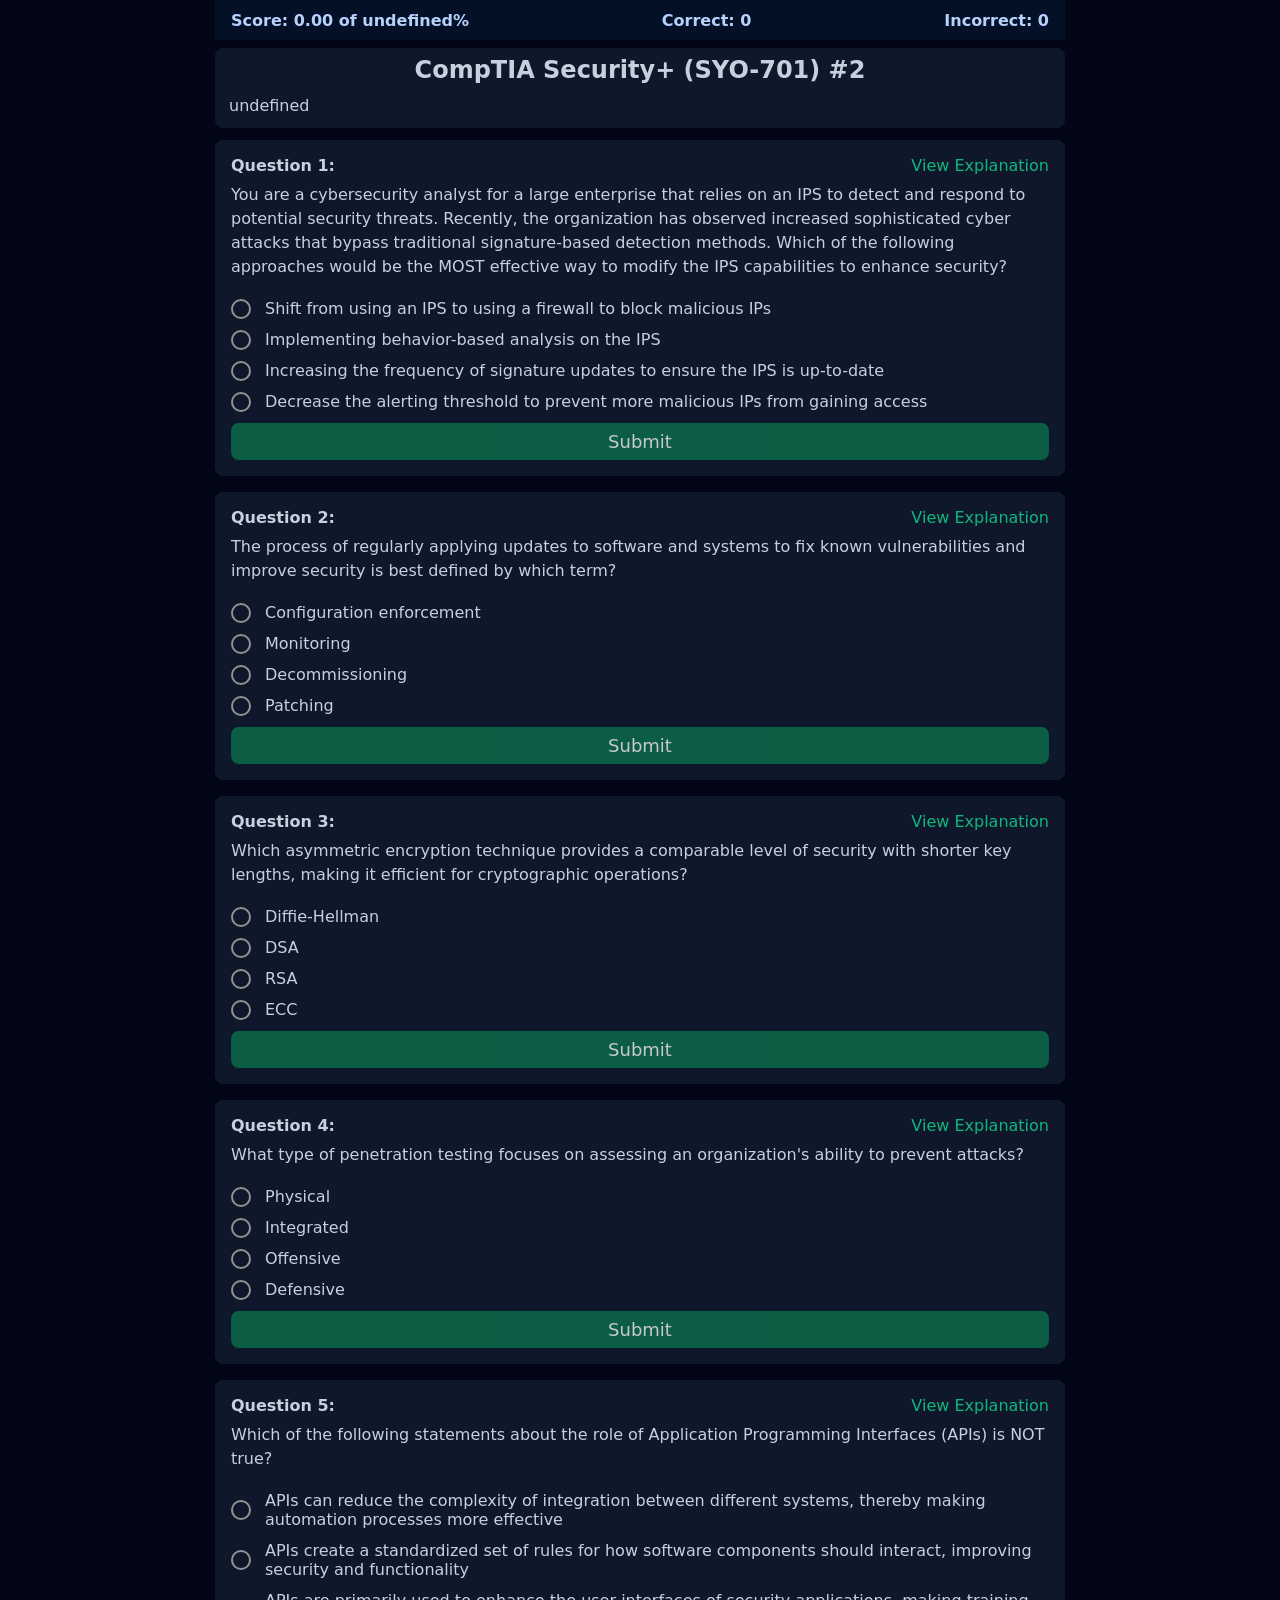
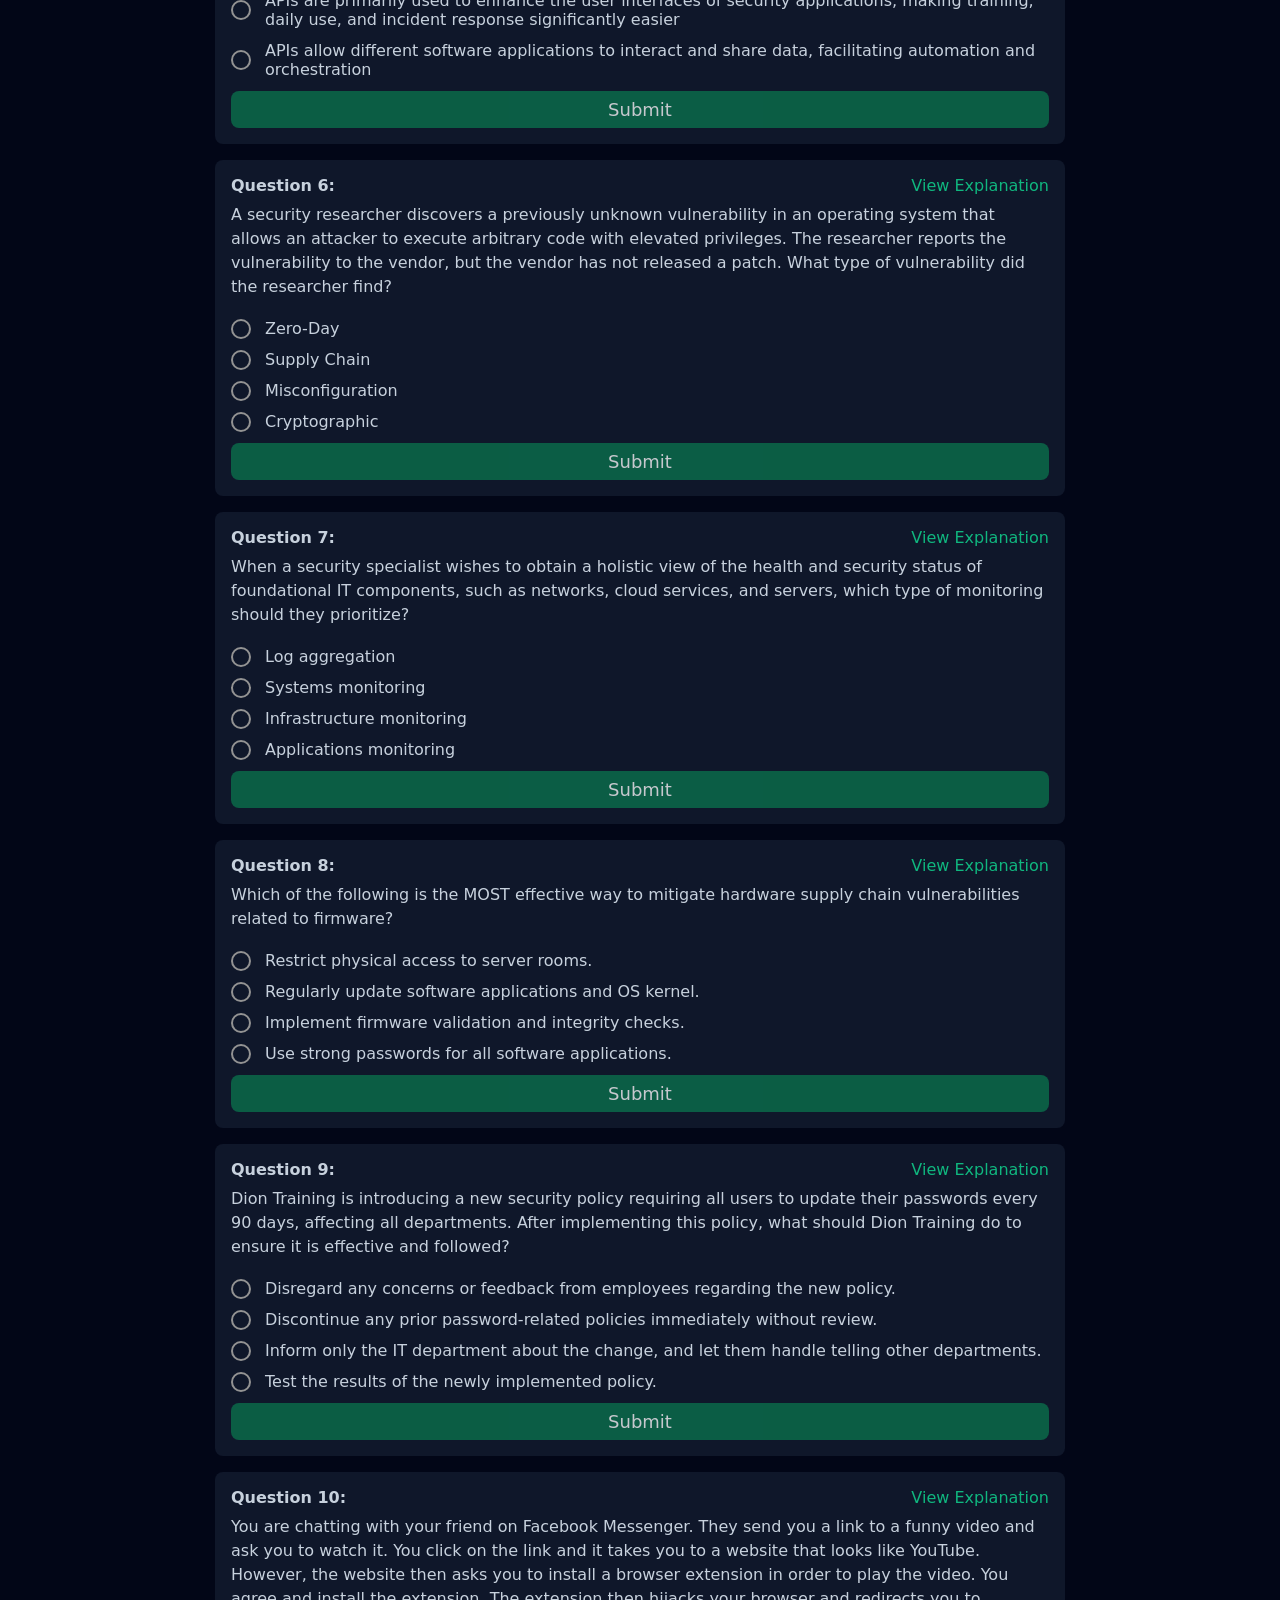
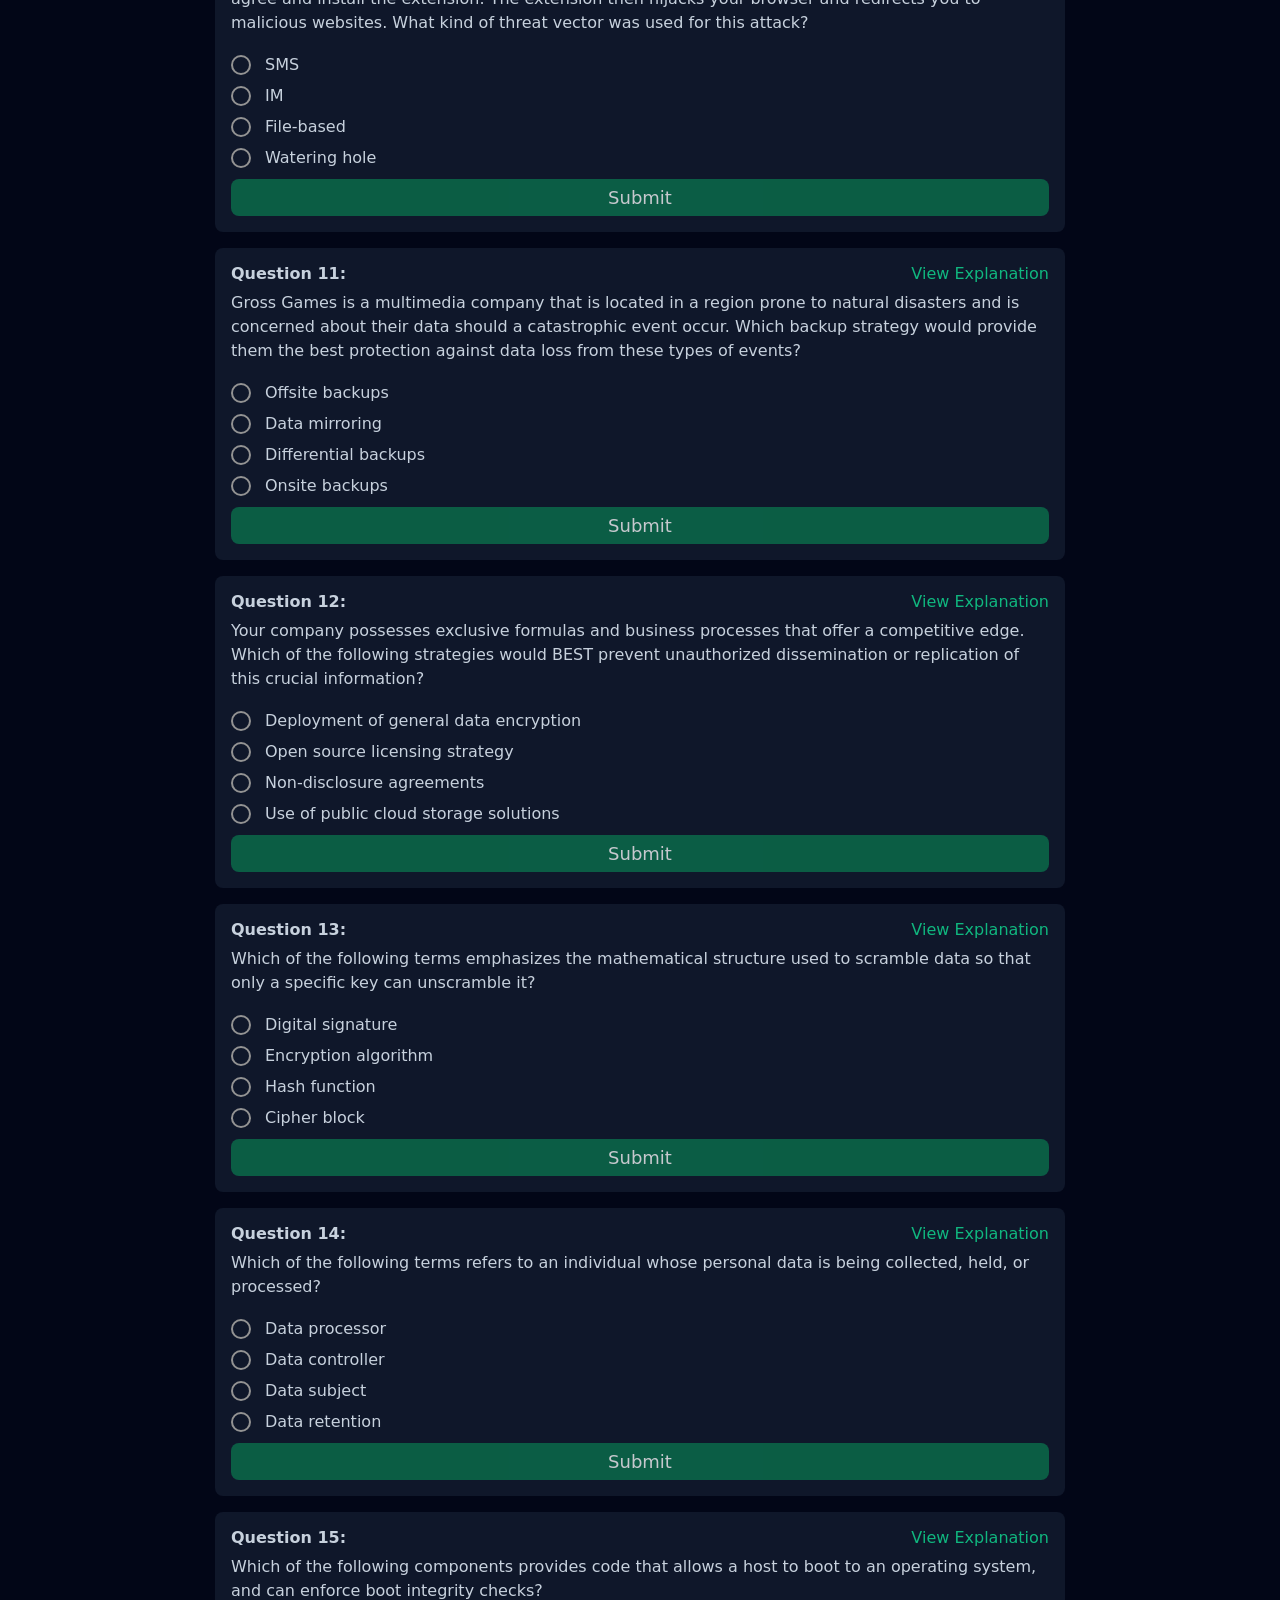
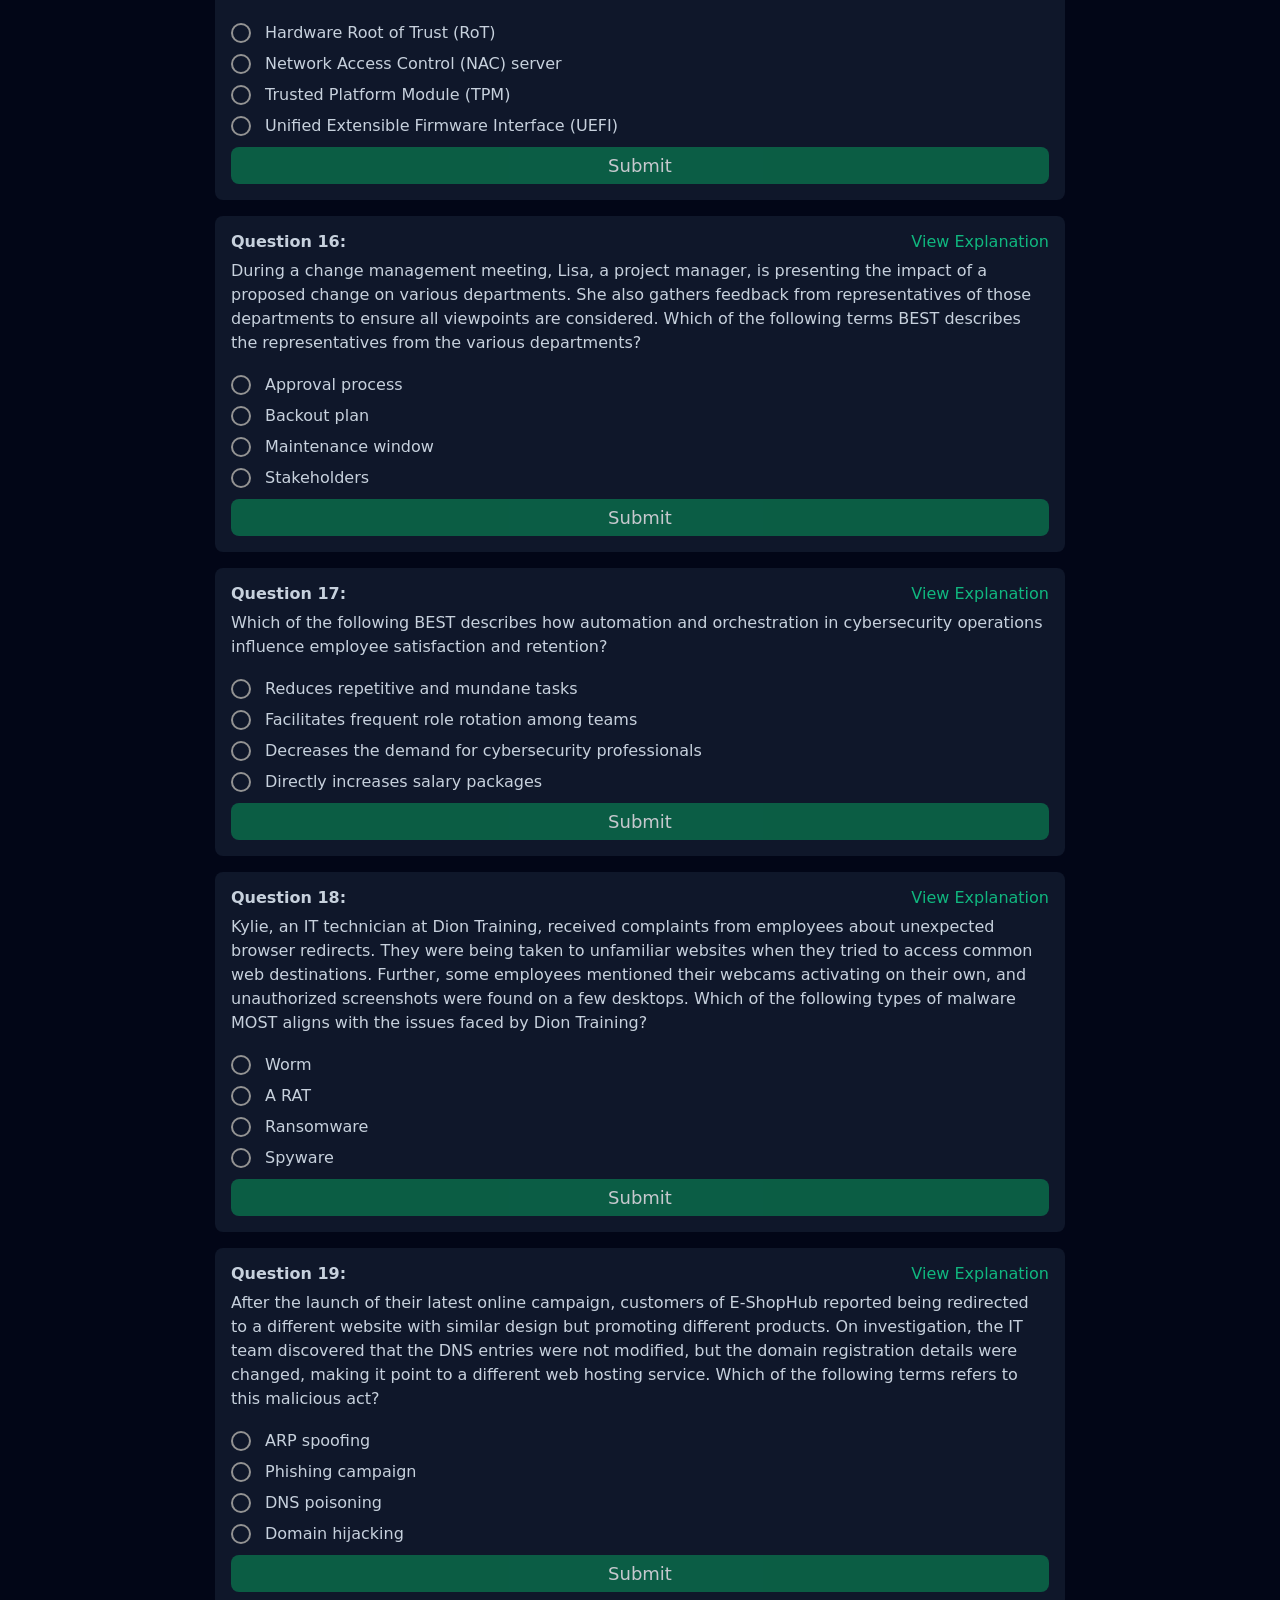
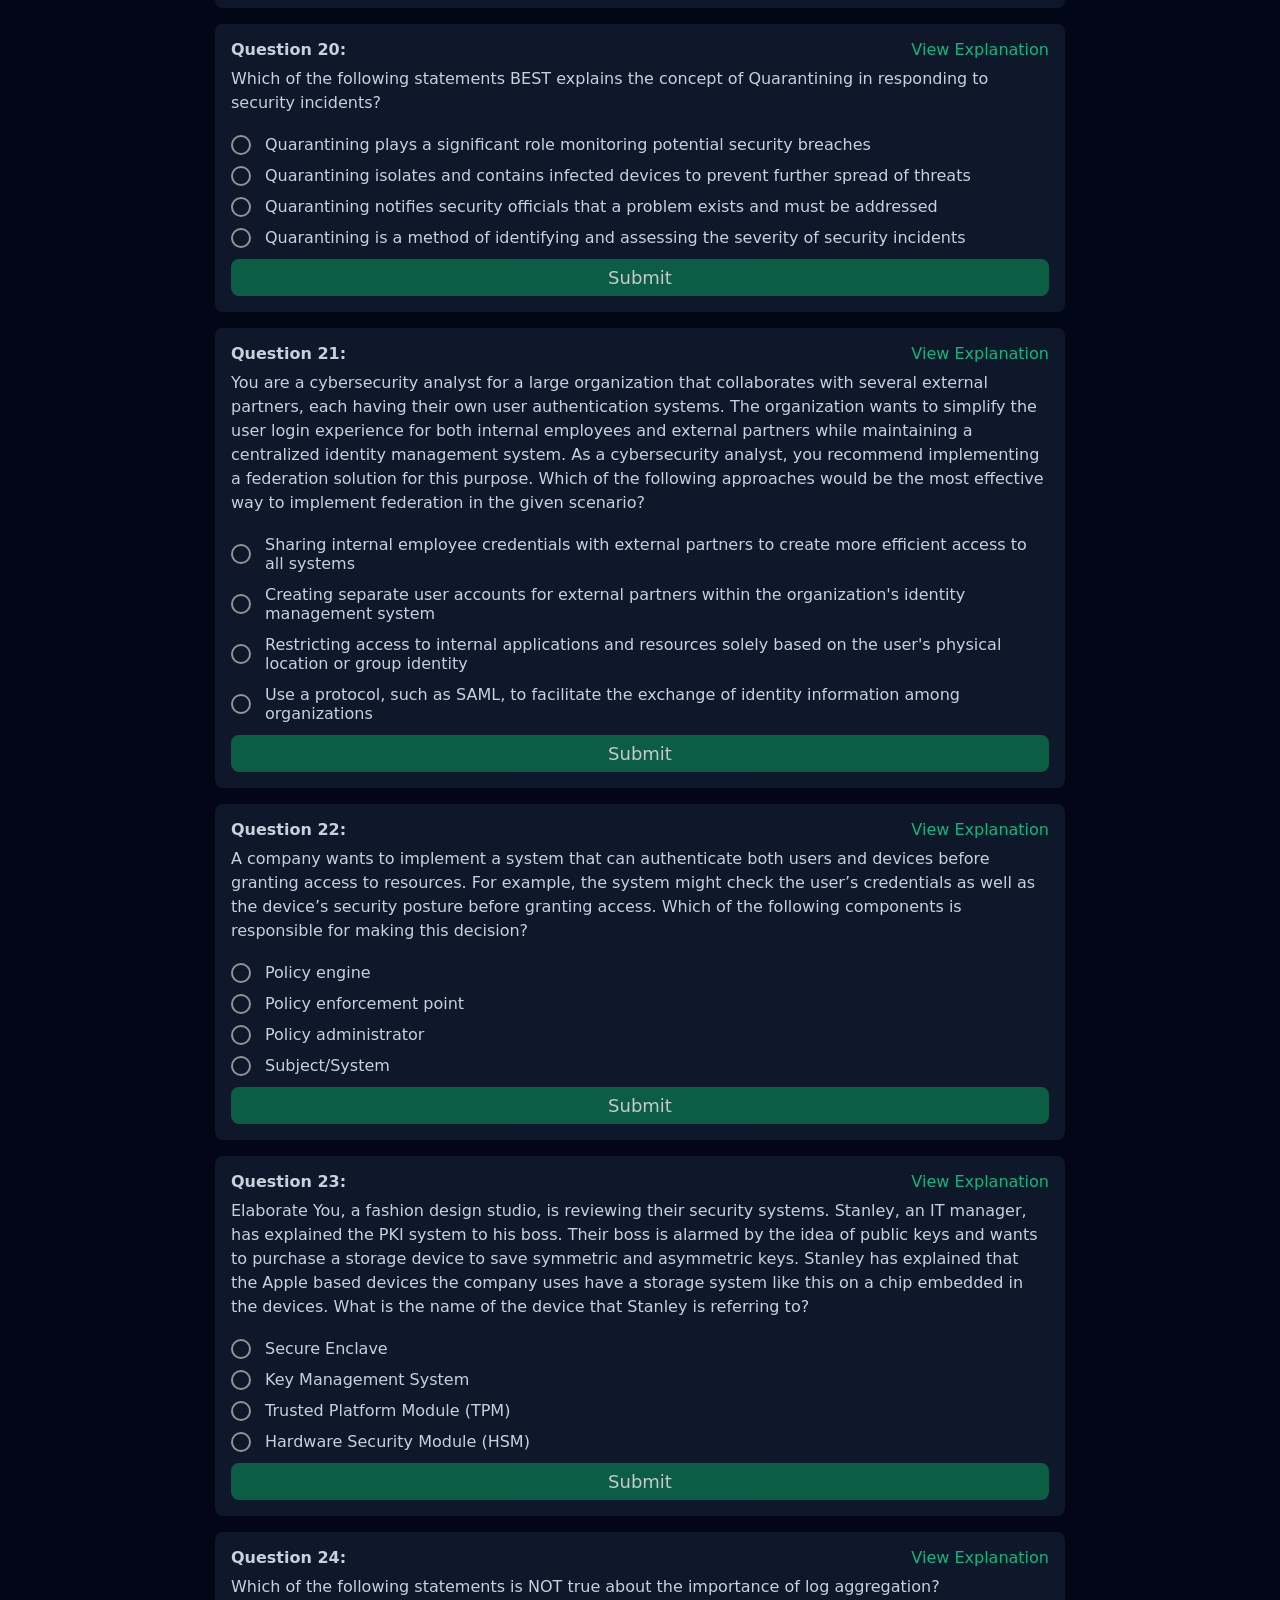
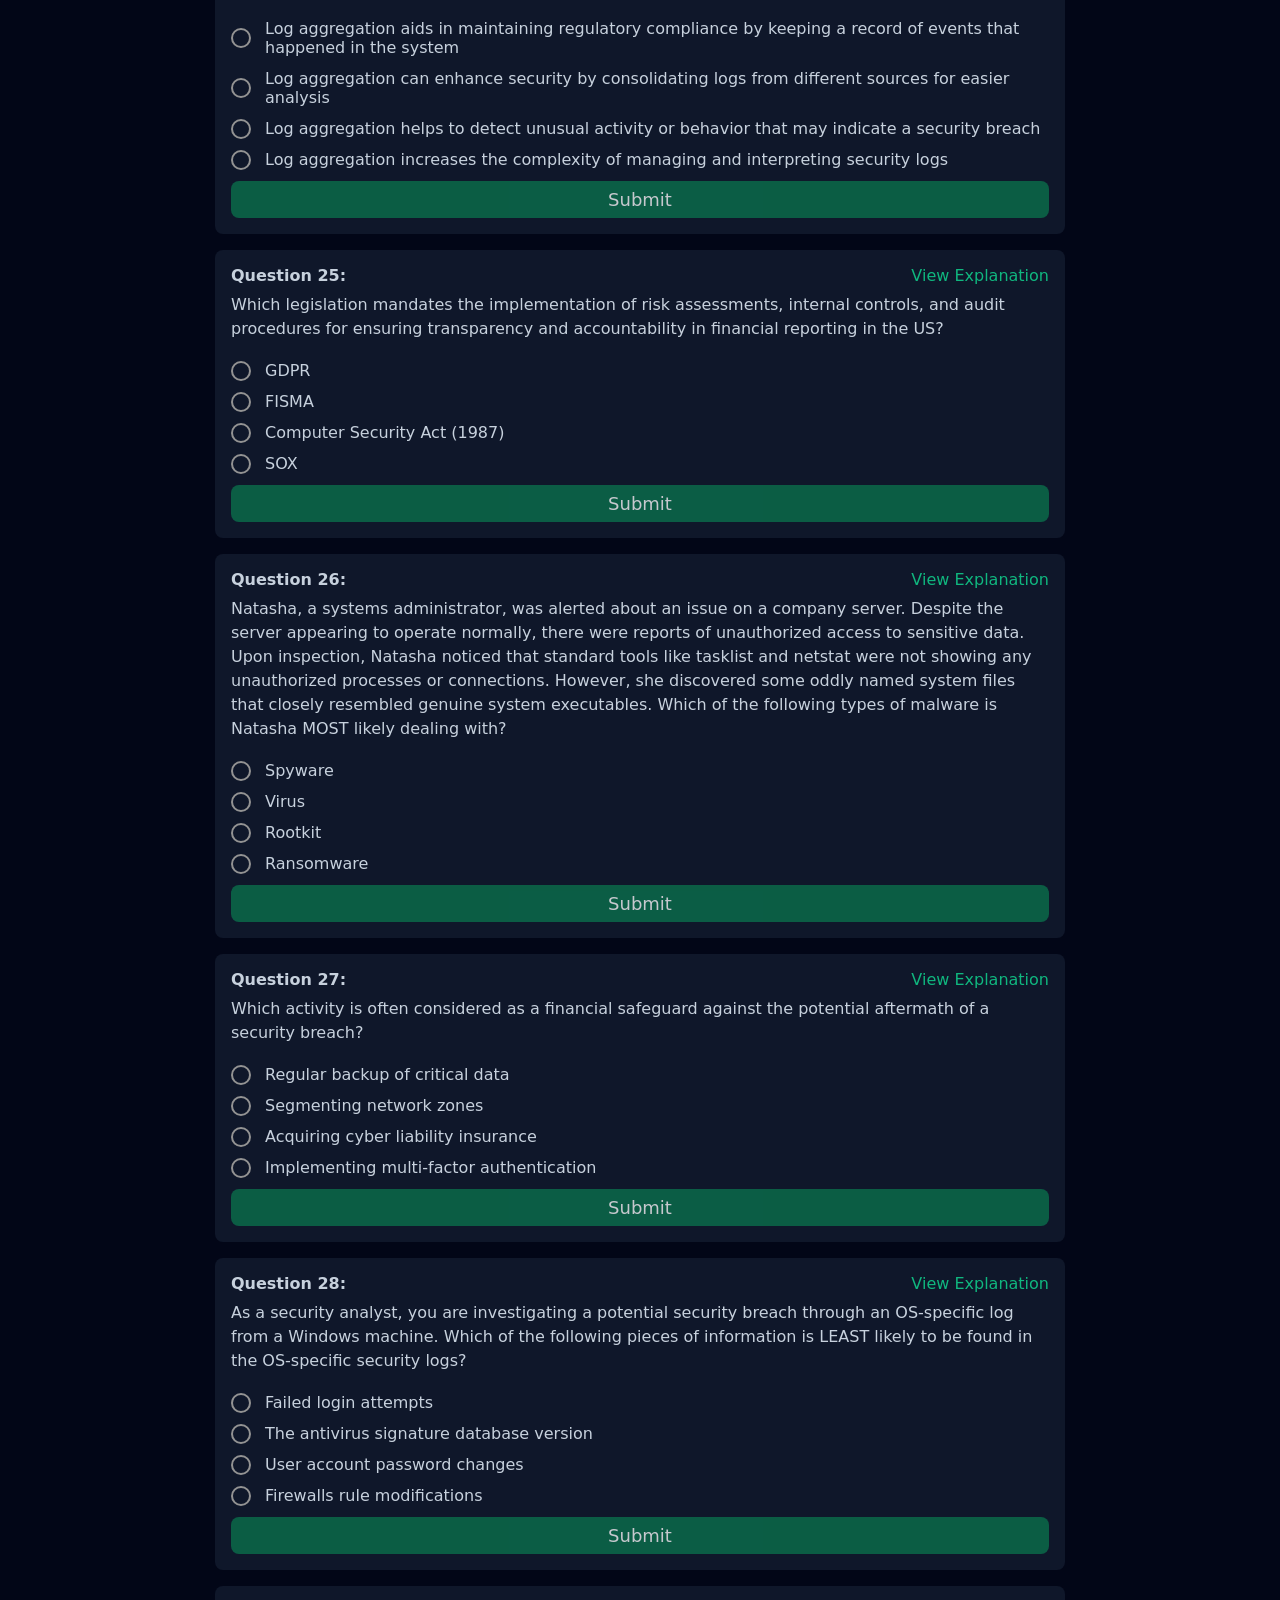
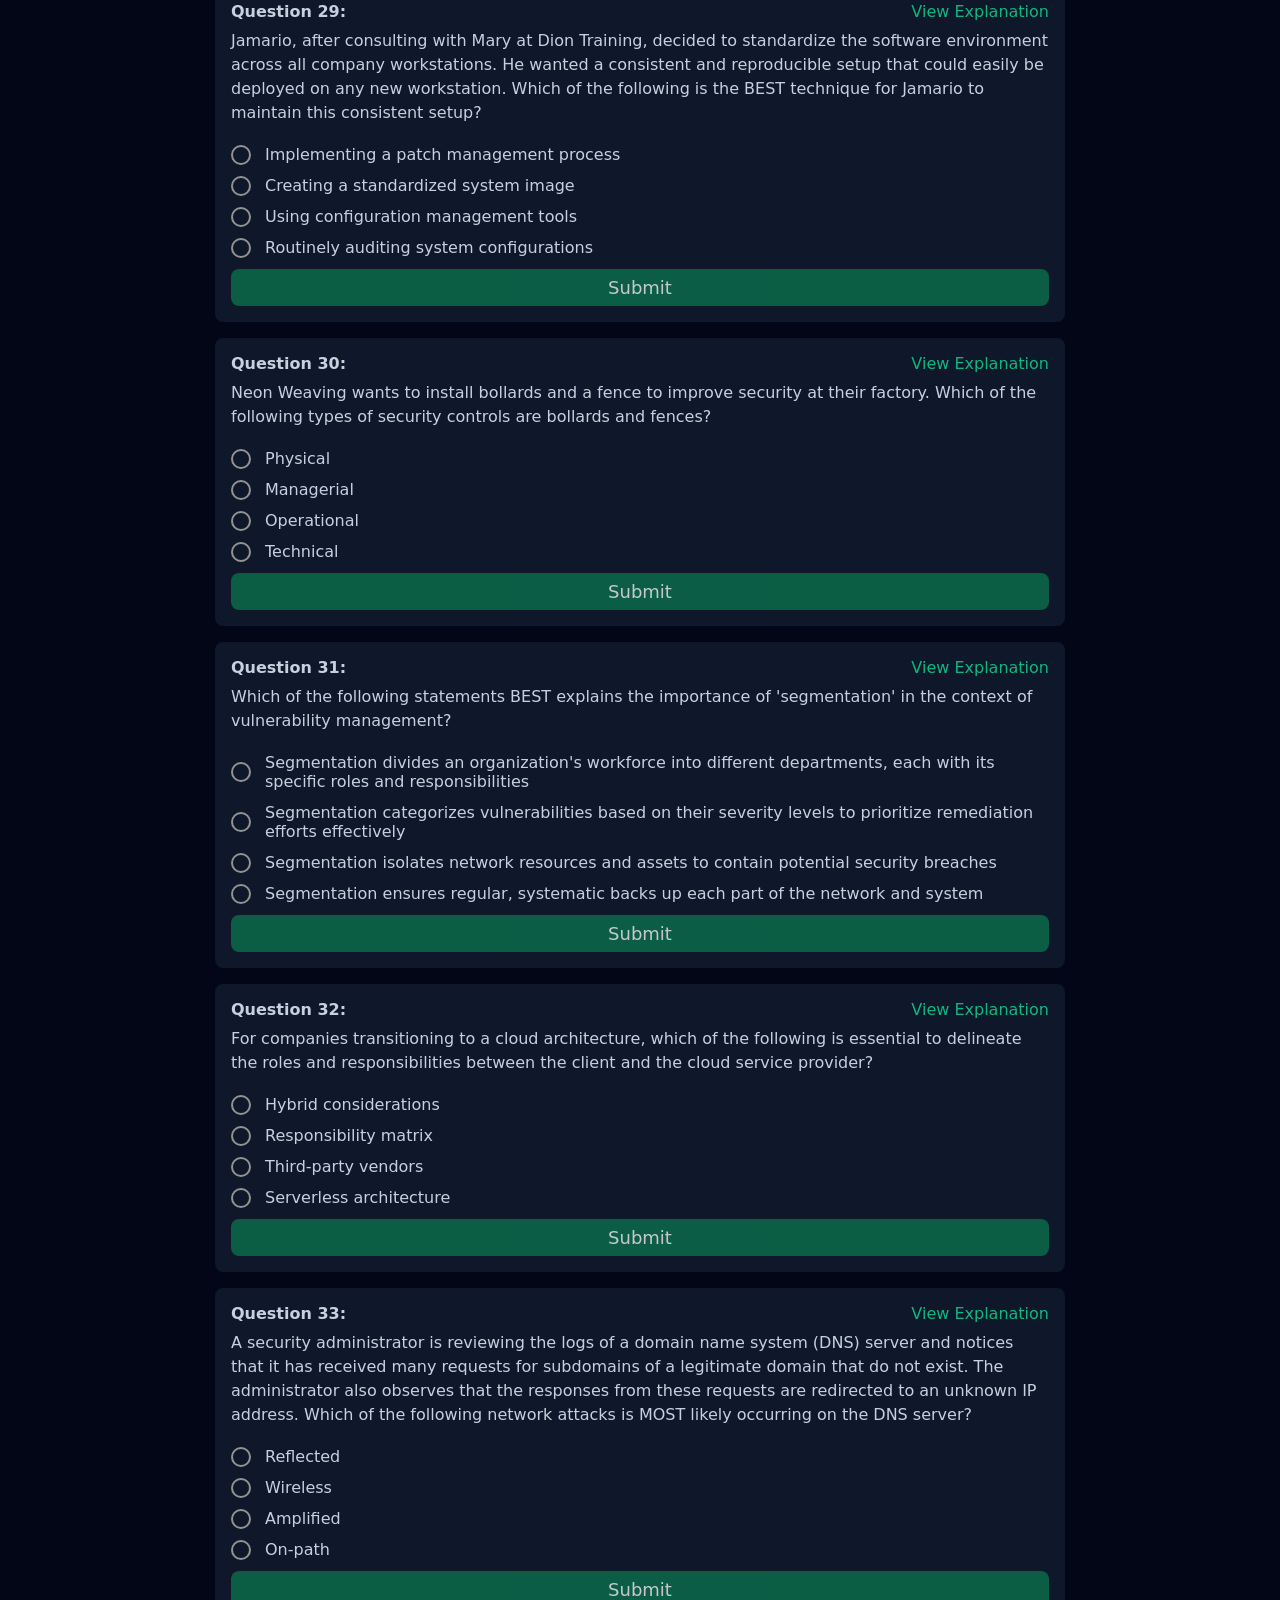
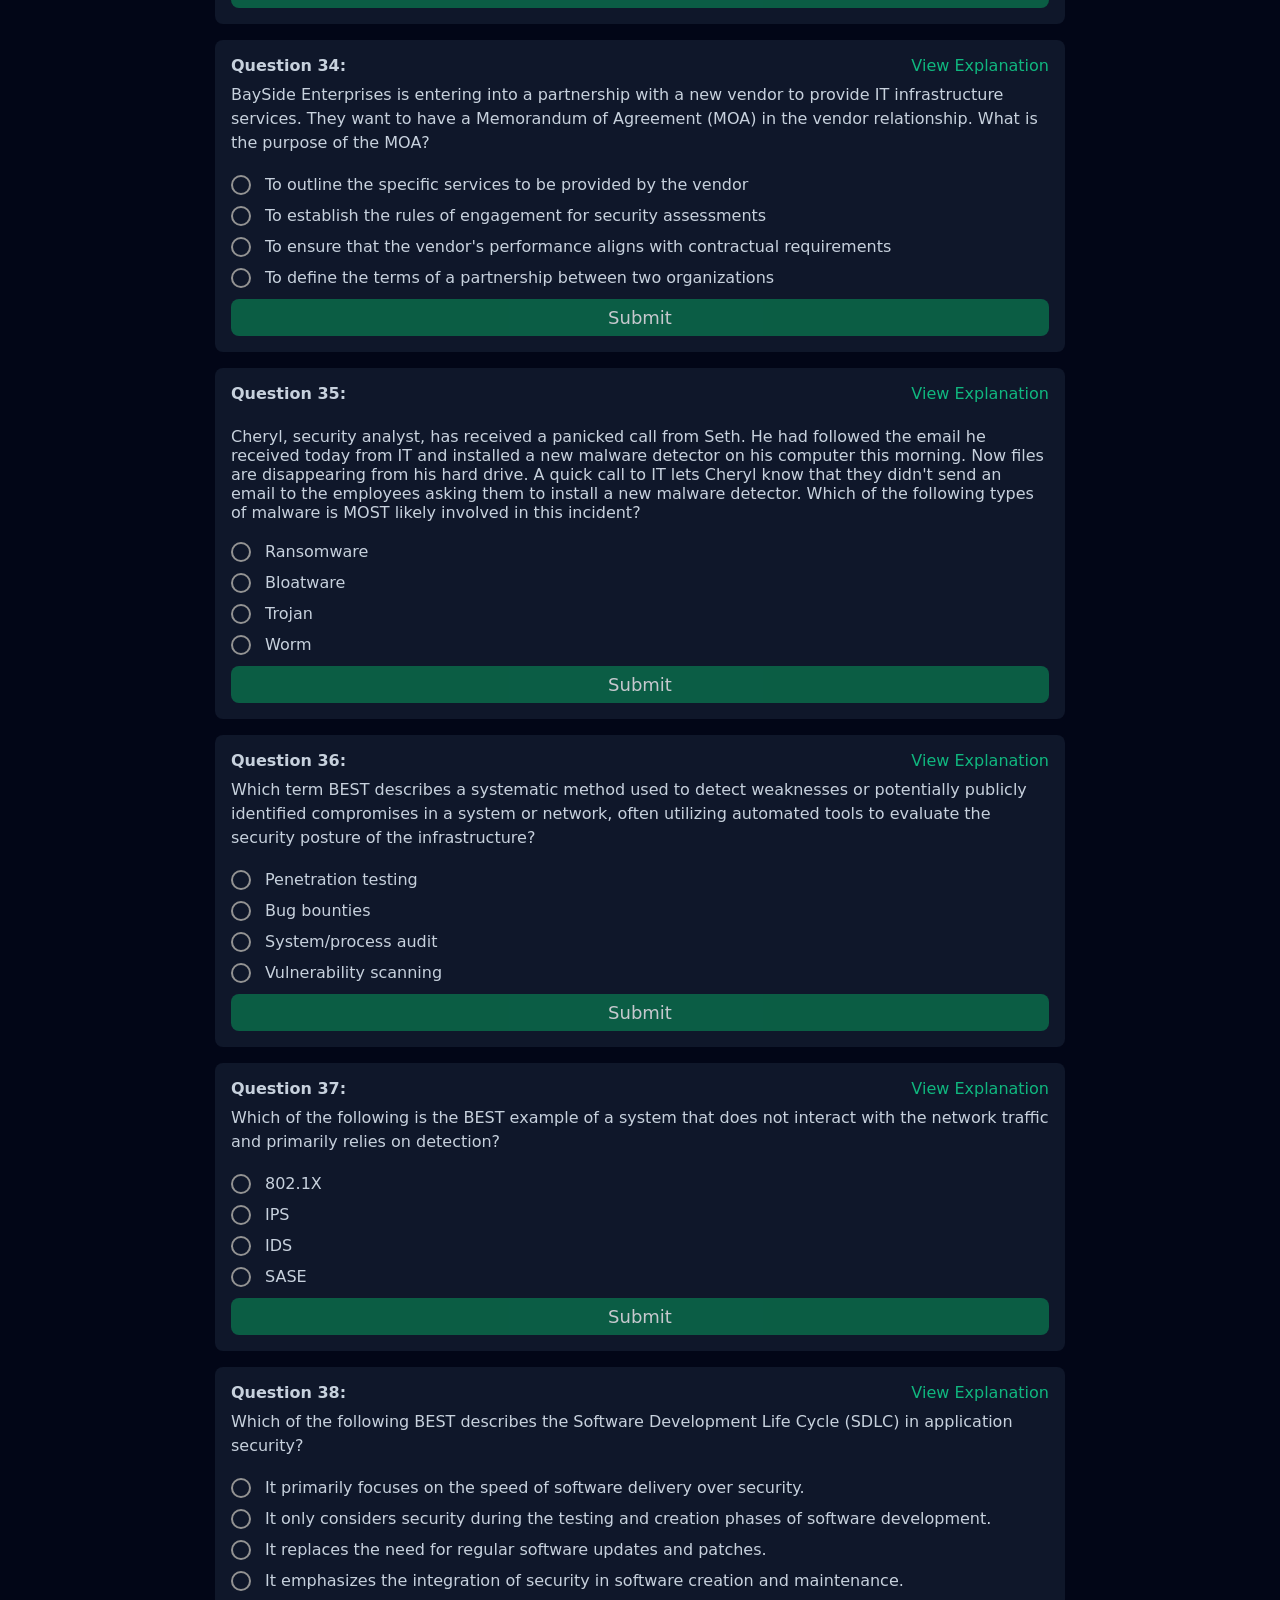
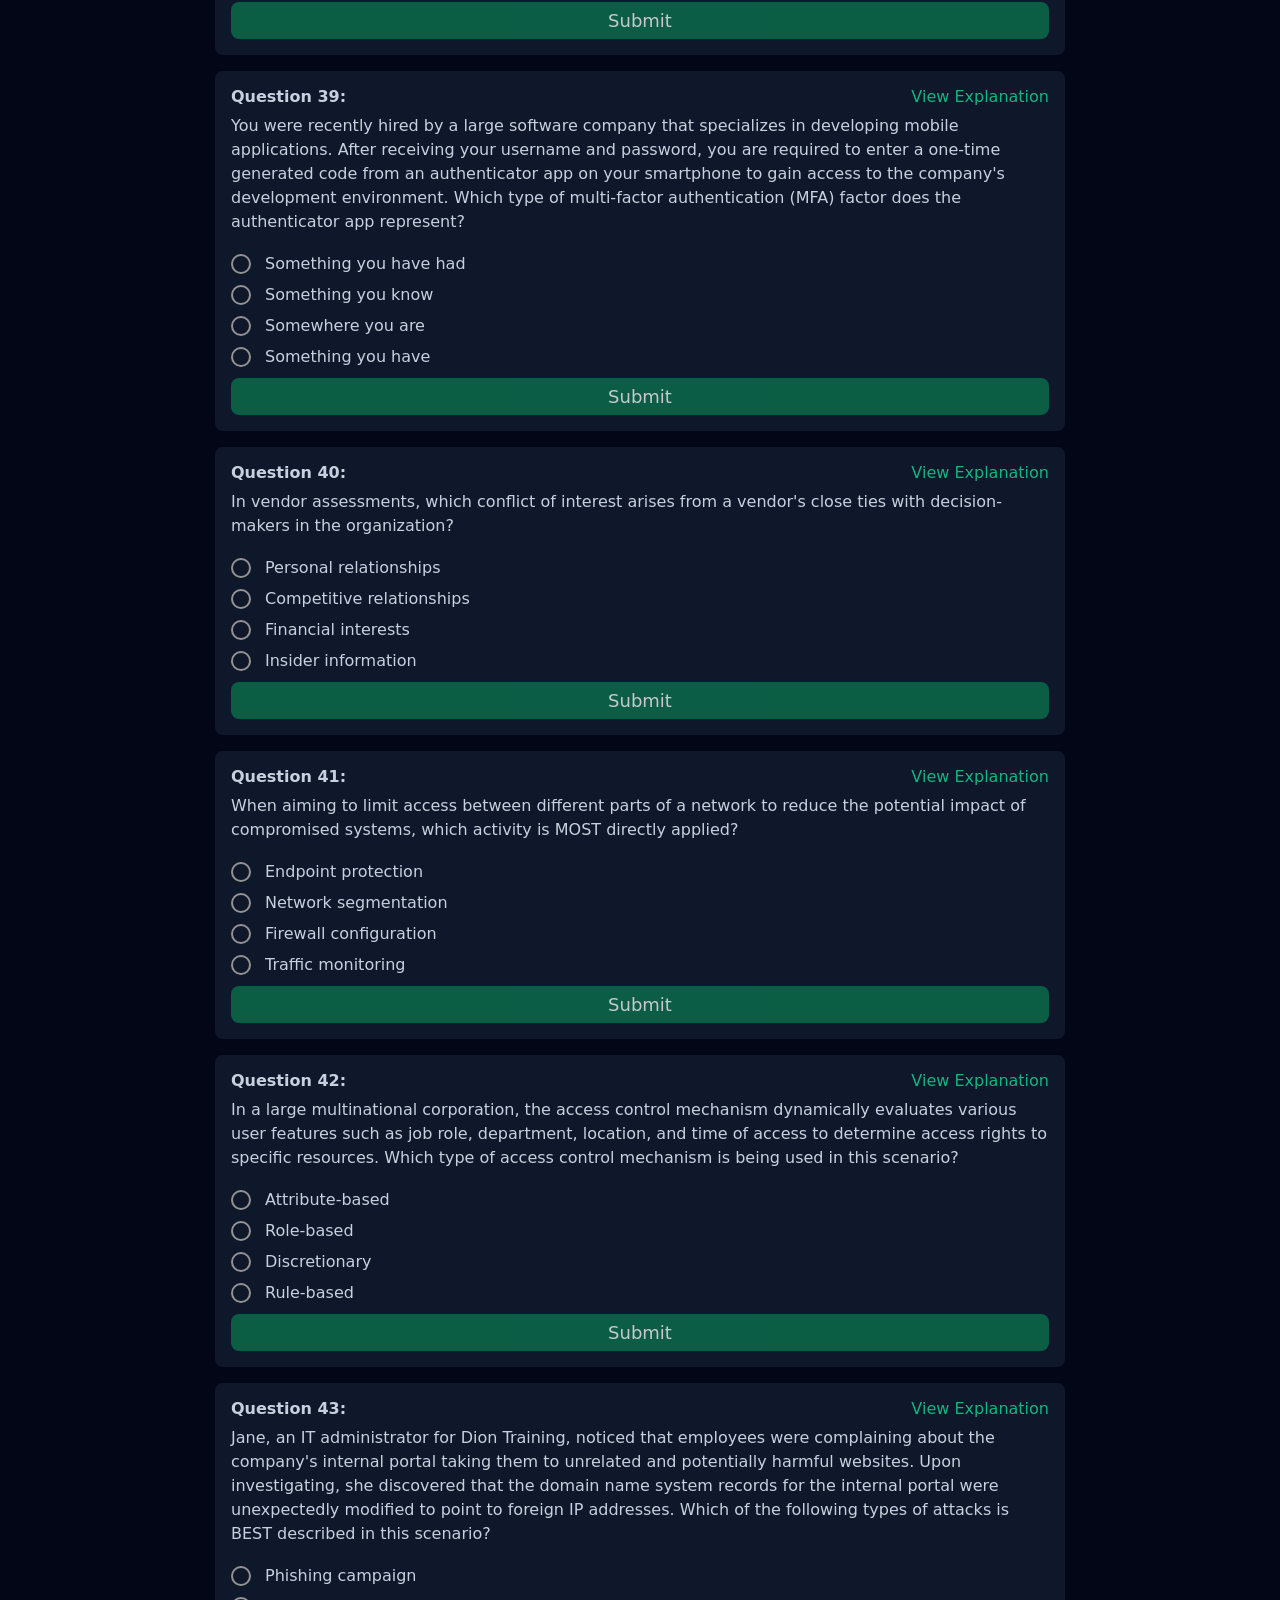
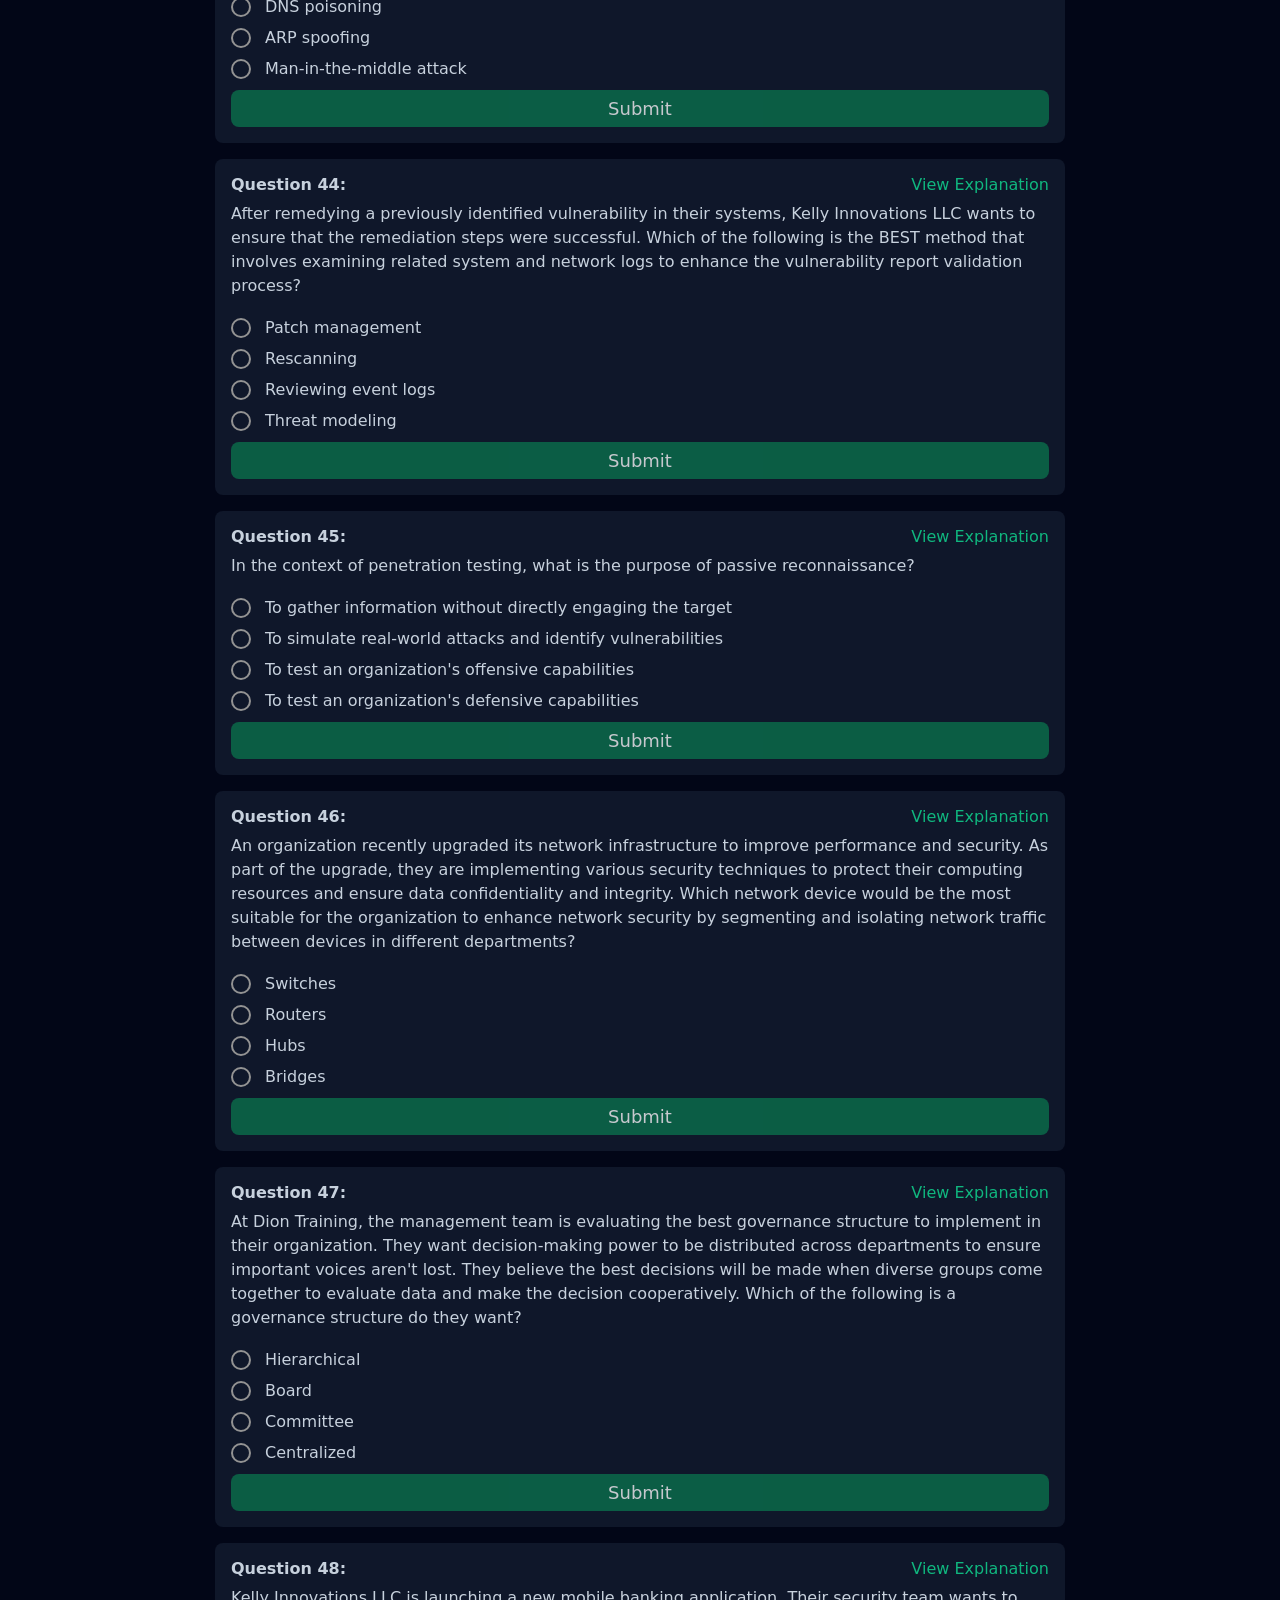
<file: Practice-test-02/2.2 CompTIA Security+ (SYO-701) #2.html>
<!DOCTYPE html>
<html lang="en">
  <head>
    <meta charset="UTF-8" />
    <meta http-equiv="X-UA-Compatible" content="IE=edge" />
    <meta name="viewport" content="width=device-width, initial-scale=1.0" />
    <title>Quiz</title>
    <style>
      * {
        font-family: system-ui, -apple-system, BlinkMacSystemFont, 'Segoe UI', Roboto, Oxygen, Ubuntu,
          Cantarell, 'Open Sans', 'Helvetica Neue', sans-serif;
        margin: 0;
        padding: 0;
        box-sizing: border-box;
        font-size: 16px;
      }

      main {
        padding-top: 48px;
      }

      :root {
        --large-device-width: 850px;
        --primary-color: #0f172a;
        --secondary-color: #020617;
        --primary-text-color: #c7d1dd;
        --secondary-text-color: #061602;
        --success-background: hsl(159, 82%, 24%);
        --success-foreground: hsl(164, 86%, 16%);
        --success: hsl(160, 84%, 39%);
        --danger: #ef4444;
        --warning: #f59e0b;
        --info-background: hsl(218, 81%, 8%);
        --info-foreground: hsl(217, 91%, 85%);
        --border-color: #d1d7dc;
        --check-box-size: 20px;
        /* control the size */
        --check-box-color: var(--info-foreground);
        /* the active color */
      }

      body {
        position: relative;
        background-color: #020617;
        color: var(--primary-text-color);
      }

      #score-stats-container {
        position: fixed;
        z-index: 10;
        top: 0;
        height: 40px;
        width: 100%;
        background-color: var(--info-background);

        padding: 0px 16px;
        color: var(--info-foreground);
        font-weight: 600;
        display: flex;
        align-items: center;
        justify-content: space-between;
      }

      #quiz-container {
        border-radius: 8px;
        display: flex;
        gap: 16px;
        flex-direction: column;
      }

      input[type='radio'] {
        height: var(--check-box-size);
        aspect-ratio: 1;
        border: calc(var(--check-box-size) / 8) solid #939393;
        padding: calc(var(--check-box-size) / 8);
        background: radial-gradient(farthest-side, var(--check-box-color) 94%, #0000) 50%/0 0 no-repeat
          content-box;
        border-radius: 50%;
        outline-offset: calc(var(--check-box-size) / 10);
        -webkit-appearance: none;
        -moz-appearance: none;
        appearance: none;
        cursor: pointer;
        font-size: inherit;
        transition: 0.3s;
      }

      input[type='radio']:checked {
        border-color: var(--check-box-color);
        background-size: 100% 100%;
      }

      input[type='radio']:disabled {
        background: linear-gradient(#939393 0 0) 50%/100% 20% no-repeat content-box;
        opacity: 0.5;
        cursor: not-allowed;
      }

      label {
        /* display: inline-flex; */
        align-items: center;
        gap: 10px;
        cursor: pointer;
        padding: 4px 6px;
        border-radius: 4px;
      }

      @media (max-width: 767px) {
        input[type='radio'],
        label {
          cursor: default;
        }

        #quiz-container {
          margin-left: 8px;
          margin-right: 8px;
        }
      }

      /* PC (Desktop devices) */
      @media (min-width: 768px) {
        body {
          display: flex;
          justify-content: center;
        }

        main {
          max-width: var(--large-device-width);
        }

        #score-stats-container {
          max-width: var(--large-device-width);
        }

        dialog {
          max-width: var(--large-device-width);
        }
      }

      @media print {
        input[type='radio'] {
          background: none !important;
          border-color: #939393 !important;
        }

        input[type='radio']:checked {
          border-color: #939393 !important;
        }
      }

      .question-lable {
        display: flex;
        align-items: center;
        gap: 8px;
      }

      button {
        -webkit-tap-highlight-color: transparent;
        -webkit-touch-callout: none;
        -webkit-user-select: none;
        user-select: none;
        outline: none;
        position: relative;
        overflow: hidden;
        cursor: pointer;
      }

      .button {
        background-color: var(--success-background);
        border: none;
        color: #f4f5f7;
        opacity: 0.8;
        font-size: 18px;
        flex-grow: 1;
        padding: 8px 16px;
        border-radius: 8px;
      }

      .button:hover {
        opacity: 1;
      }

      .explanation-btn {
        border: none;
        color: var(--success);
        background-color: transparent;
      }

      #submit-button:active::after {
        background-color: #ef4444;
      }

      .single-question-container {
        background-color: var(--primary-color);
        display: flex;
        flex-direction: column;
        gap: 8px;
        padding: 16px;
        border-radius: 8px;
      }

      #modal-content {
        padding: 16px;
        line-height: 24px;
      }

      dialog::backdrop {
        background: rgba(0, 0, 0, 0.5);
      }

      dialog {
        position: fixed;
        border: 1px solid var(--border-color);
        background-color: var(--primary-color);
        color: rgb(240, 241, 248);
        padding: 16px;
        border-radius: 8px;
        width: 80vw;
        max-height: 80vh;
        overflow: auto;
        top: 50%;
        left: 50%;
        -webkit-transform: translateX(-50%) translateY(-50%);
        -moz-transform: translateX(-50%) translateY(-50%);
        -ms-transform: translateX(-50%) translateY(-50%);
        transform: translateX(-50%) translateY(-50%);
      }

      #close-modal-btn {
        position: absolute;
        top: 4px;
        right: 4px;
        padding: 2px 8px;
        border-radius: 2px;
        border: none;
        background-color: var(--danger);
      }

      .correct-answer label {
        border: 2px solid var(--success);
        width: 100%;
      }

      .incorrect-answer label {
        border: 2px solid var(--danger);
        width: 100%;
      }

      .options-container {
        display: flex;
        flex-direction: column;
        gap: 4px;
      }

      #quiz-meta-container {
        border-radius: 8px;
        background-color: var(--primary-color);
        margin-bottom: 12px;
        padding: 8px;
      }

      #quiz-title {
        text-align: center;
        font-size: 24px;
        margin-bottom: 8px;
      }

      #quiz-description {
        line-height: 1.5;
        padding: 2px 6px;
      }
      img {
        width: 100%;
      }
      input.blank {
        border: 1px solid #333;
        padding: 5px;
        width: 150px;
      }
    </style>
  </head>

  <body onload="main()">
    <main>
      <section id="quiz-meta-container">
        <h1 id="quiz-title"></h1>
        <p id="quiz-description"></p>
      </section>
      <section id="score-stats-container">
        <div id="score-card">
          Score: <span id="current-score">999</span> of
          <span id="pass-percent">999%</span>
        </div>
        <div>Correct: <span id="correct-answers">999</span></div>
        <div>Incorrect: <span id="wrong-answers">999</span></div>
      </section>

      <section id="quiz-container"></section>

      <dialog id="modal" class="modal-container">
        <div id="modal-content">
          <p id="modal-text"></p>
        </div>
      </dialog>
    </main>

    <script>
      const quizData = {"quiz_id":6620919,"quiz_title":"CompTIA Security+ (SYO-701) #2","questions":[{"_class":"assessment","id":107551733,"assessment_type":"multiple-choice","prompt":{"question":"At Dion Training, the management team is evaluating the best governance structure to implement in their organization. They want decision-making power to be distributed across departments to ensure important voices aren&#x27;t lost. They believe the best decisions will be made when diverse groups come together to evaluate data and make the decision cooperatively. Which of the following is a governance structure do they want?","answers":["Hierarchical","Board","Committee","Centralized"],"feedbacks":["","","",""],"explanation":"OBJ: 5.1 - A committee governance structure involves forming a group with representatives from different departments or units within the organization. This approach allows for a collective decision-making process, leveraging expertise and perspectives from various parts of the company. By pooling insights from diverse sectors, the committee can ensure that decisions are holistic, considerate of multiple facets of the business, and are thus more likely to contribute to effective and efficient operations. It promotes collaboration, shared responsibility, and balanced power distribution in organizational governance. A hierarchical structure relies on a strict top-down approach, where decisions are made at the higher levels and passed down to the lower levels for execution. This can sometimes lead to a disconnect between the decision-makers and those affected by the decisions on the ground. Board governance is typically associated with the oversight and decision-making of an organization's board of directors, which is responsible for high-level strategic decisions and governance oversight but may not involve decision-making power distribution across different departments or units. Centralized governance concentrates decision-making power in a single authority or department, where all major decisions are made by a central entity, often top-level management.\n  For support or reporting issues, include Question ID: 64b894c088b3fb59a48a104d in your ticket. Thank you."},"correct_response":["c"],"section":"5.0 - Security Program Management and Oversight","question_plain":"At Dion Training, the management team is evaluating the best governance structure to implement in their organization. They want decision-making power to be distributed across departments to ensure important voices aren&#x27;t lost. They believe the best decisions will be made when diverse groups come together to evaluate data and make the decision cooperatively. Which of the following is a governance structure do they want?","related_lectures":[]},{"_class":"assessment","id":107551735,"assessment_type":"multiple-choice","prompt":{"question":"Sasha, the CEO of Dion Training is concerned about potential cybersecurity threats. She wants a systematic approach to managing security incidents, so she has had David, the CTO, develop an incident response policy. Which of the following BEST describes the purpose of an incident response policy?","answers":["To ensure data encryption is implemented.","To outline the steps for handling security incidents and breaches.","To address the acceptable use of IT resources.","To maintain critical business operations during disruptions."],"feedbacks":["","","",""],"explanation":"OBJ: 5.1 - The primary purpose of an incident response policy is to outline the predefined steps and procedures for effectively identifying, containing, mitigating, and resolving security incidents and breaches. It helps ensure a structured and organized approach to handling such incidents to minimize their impact. While data encryption is an important security measure, it is not the primary purpose of an incident response policy. Incident response policies focus on providing guidelines and procedures for detecting, responding to, and recovering from security incidents and breaches. The acceptable use policy (AUP) specifically deals with defining the acceptable and appropriate use of IT resources within the organization by employees and users. It is not directly related to incident response. While maintaining critical business operations during disruptions is an essential aspect of business continuity planning, it is not the primary purpose of an incident response policy. The incident response policy focuses on the immediate response to security incidents and breaches, while business continuity policies address the broader aspect of keeping critical operations running during disruptions.\n  For support or reporting issues, include Question ID: 64b89967ae2fd553d66a2420 in your ticket. Thank you."},"correct_response":["b"],"section":"5.0 - Security Program Management and Oversight","question_plain":"Sasha, the CEO of Dion Training is concerned about potential cybersecurity threats. She wants a systematic approach to managing security incidents, so she has had David, the CTO, develop an incident response policy. Which of the following BEST describes the purpose of an incident response policy?","related_lectures":[]},{"_class":"assessment","id":107551737,"assessment_type":"multiple-choice","prompt":{"question":"What is the measure of the potential financial loss associated with a specific risk event?","answers":["RPO","MTTR","SLE","RTO"],"feedbacks":["","","",""],"explanation":"OBJ: 5.2 - The single loss expectancy (SLE) is the measure of the potential financial loss associated with a specific risk event. The recovery point objective (RPO) is the maximum amount of data loss that an organization can tolerate after a disruption. It represents the point in time to which data must be recovered after a failure or disaster. The mean time to repair (MTTR) is the average time it takes to repair a system or component after a failure occurs. The recovery time objective (RTO) is the maximum allowable downtime for a system or process after a disruption, indicating the time it should take to recover and resume normal operations.\n  For support or reporting issues, include Question ID: 64b9f168974c18fd63dd24ac in your ticket. Thank you."},"correct_response":["c"],"section":"5.0 - Security Program Management and Oversight","question_plain":"What is the measure of the potential financial loss associated with a specific risk event?","related_lectures":[]},{"_class":"assessment","id":107551739,"assessment_type":"multiple-choice","prompt":{"question":"At SecureTech Solutions, the IT team is developing a comprehensive disaster recovery plan to ensure business continuity in case of disruptions. As part of this plan, they need to determine the maximum amount of data loss the organization can tolerate in the event of a disruption. What measurement are they determining?","answers":["RPO","MTBF","MTTR","RTO"],"feedbacks":["","","",""],"explanation":"OBJ: 5.2 - The recovery point objective (RPO) is the maximum amount of data loss an organization is willing to tolerate. It defines the point in time to which systems and data must be recovered after a disruption. The mean time between failures (MTBF) is the average time interval between failures of a system or component. The mean time to repair (MTTR) is the average time taken to repair a system or component after a failure or disruption. The recovery time objective (RTO) is the maximum acceptable downtime for a system or process to be restored and functioning after a disruption.\n  For support or reporting issues, include Question ID: 64b9f5fc974c18fd63dd24c0 in your ticket. Thank you."},"correct_response":["a"],"section":"5.0 - Security Program Management and Oversight","question_plain":"At SecureTech Solutions, the IT team is developing a comprehensive disaster recovery plan to ensure business continuity in case of disruptions. As part of this plan, they need to determine the maximum amount of data loss the organization can tolerate in the event of a disruption. What measurement are they determining?","related_lectures":[]},{"_class":"assessment","id":107551741,"assessment_type":"multiple-choice","prompt":{"question":"You are chatting with your friend on Facebook Messenger. They send you a link to a funny video and ask you to watch it. You click on the link and it takes you to a website that looks like YouTube. However, the website then asks you to install a browser extension in order to play the video. You agree and install the extension. The extension then hijacks your browser and redirects you to malicious websites. What kind of threat vector was used for this attack?","answers":["SMS","IM","File-based","Watering hole"],"feedbacks":["","","",""],"explanation":"OBJ: 2.2 - An IM (Instant messaging) threat vector uses online chat platforms to deliver malicious messages or files. An SMS (Short Message Service) threat vector uses text messages to deliver malicious links or attachments to unsuspecting users. A file-based threat vector uses corrupted or malicious files to infect systems or networks. A watering hole threat vector uses compromised websites that are frequented by a specific target group to deliver malware or redirect traffic.\n  For support or reporting issues, include Question ID: 64ba257dbcf4aeea94b9abb4 in your ticket. Thank you."},"correct_response":["b"],"section":"2.0 - Threats, Vulnerabilities, and Mitigations","question_plain":"You are chatting with your friend on Facebook Messenger. They send you a link to a funny video and ask you to watch it. You click on the link and it takes you to a website that looks like YouTube. However, the website then asks you to install a browser extension in order to play the video. You agree and install the extension. The extension then hijacks your browser and redirects you to malicious websites. What kind of threat vector was used for this attack?","related_lectures":[]},{"_class":"assessment","id":107551743,"assessment_type":"multiple-choice","prompt":{"question":"An organization recently upgraded its network infrastructure to improve performance and security. As part of the upgrade, they are implementing various security techniques to protect their computing resources and ensure data confidentiality and integrity. Which network device would be the most suitable for the organization to enhance network security by segmenting and isolating network traffic between devices in different departments?","answers":["Switches","Routers","Hubs","Bridges"],"feedbacks":["","","",""],"explanation":"OBJ 4.1: Switches enhance network security by creating separate collision domains for devices on different switch ports, isolating network traffic and preventing unauthorized access to data. By forwarding data based on MAC addresses, switches ensure efficient, secure transmission within each department's network segment. Hubs, which operate at the physical layer (Layer 1), broadcast data to all connected devices, posing security risks due to lack of segmentation. Routers, while essential for connecting different networks at the network layer (Layer 3), are not designed for internal traffic isolation. Bridges connect network segments at the data link layer (Layer 2) but lack the advanced security and segmentation capabilities of switches.   \n  For support or reporting issues, include Question ID: 64ba8575c35e00fd62b8839b in your ticket. Thank you."},"correct_response":["a"],"section":"4.0 - Security Operations","question_plain":"An organization recently upgraded its network infrastructure to improve performance and security. As part of the upgrade, they are implementing various security techniques to protect their computing resources and ensure data confidentiality and integrity. Which network device would be the most suitable for the organization to enhance network security by segmenting and isolating network traffic between devices in different departments?","related_lectures":[]},{"_class":"assessment","id":107551745,"assessment_type":"multiple-choice","prompt":{"question":"BaySide Enterprises is entering into a partnership with a new vendor to provide IT infrastructure services. They want to have a Memorandum of Agreement (MOA) in the vendor relationship. What is the purpose of the MOA?","answers":["To outline the specific services to be provided by the vendor","To establish the rules of engagement for security assessments","To ensure that the vendor&#x27;s performance aligns with contractual requirements","To define the terms of a partnership between two organizations"],"feedbacks":["","","",""],"explanation":"OBJ: 5.3 - The memorandum of agreement (MOA) is used to define the terms of a partnership between two organizations, including their roles, responsibilities, and overall objectives. While a memorandum of agreement (MOA) may include some details about the services to be provided, its primary purpose is broader and focused on defining the terms of the partnership. The establishment of rules of engagement for security assessments is usually addressed in a separate document, such as the rules of engagement document mentioned in the previous section. Ensuring that the vendor's performance aligns with contractual requirements is important, but it is not the primary purpose of a memorandum of agreement (MOA). Its main focus is on establishing the terms of the partnership.\n  For support or reporting issues, include Question ID: 64bb414deff2b06d2ceda1a4 in your ticket. Thank you."},"correct_response":["d"],"section":"5.0 - Security Program Management and Oversight","question_plain":"BaySide Enterprises is entering into a partnership with a new vendor to provide IT infrastructure services. They want to have a Memorandum of Agreement (MOA) in the vendor relationship. What is the purpose of the MOA?","related_lectures":[]},{"_class":"assessment","id":107551747,"assessment_type":"multiple-choice","prompt":{"question":"Which of the following mobile device vulnerabilities that is created by installing applications from sources other than the official app store?","answers":["Side loading","Memory injection","Jailbreaking","Buffer overflow"],"feedbacks":["","","",""],"explanation":"OBJ: 2.3 - Side loading is a mobile device vulnerability that results from installing applications from sources other than the official app store, such as third-party websites, USB drives, or email attachments. It can expose the device to malware, spyware, or unauthorized access. Memory injection is a technique that involves injecting code into a running process to alter its behavior or gain access to its memory. It can be used for malicious or legitimate purposes on mobile devices, such as debugging or hooking. Jailbreaking creates a vulnerability on mobile device by bypassing the restrictions imposed by the manufacturer or provider of a device, such as an iPhone or iPad, to gain root access and install unauthorized applications or customizations. It can expose the device to malware, spyware, or unauthorized access. Buffer overflow is a type of memory corruption that occurs when a program writes more data than the allocated buffer can hold, causing it to overwrite adjacent memory locations. It can lead to crashes, code execution, or privilege escalation.\n  For support or reporting issues, include Question ID: 64bc2216aba7f3fba667cef4 in your ticket. Thank you."},"correct_response":["a"],"section":"2.0 - Threats, Vulnerabilities, and Mitigations","question_plain":"Which of the following mobile device vulnerabilities that is created by installing applications from sources other than the official app store?","related_lectures":[]},{"_class":"assessment","id":107551749,"assessment_type":"multiple-choice","prompt":{"question":"Which of the following is a root cause that can lead to a security incident involving the unauthorized disclosure of sensitive data?","answers":["Data breach","Data corruption","Misconfiguration","DoS"],"feedbacks":["","","",""],"explanation":"OBJ: 2.3 - Misconfigurations are human errors that occur when systems or services are set up with incorrect or insecure settings, like default passwords, open ports, or unnecessary permissions. It can expose systems or services to unauthorized access or attacks. It can cause security incidents such as data breaches if systems or services contain confidential data that is exposed to attackers. A data breach is a type of security incident that involves unauthorized access, disclosure, or theft of sensitive data. It can be caused by misconfiguration if systems or services contain confidential data that is exposed to attackers. Data corruption is a type of data loss that involves unintentional changes or errors in data due to hardware failure, software bugs, malware, human error, or power outage. It can be caused by misconfiguration if systems or services contain important data that is modified or deleted by attackers. Denial-of-service (DoS) is a type of network attack that involves overwhelming a system or service with excessive requests or traffic to prevent it from functioning properly. It can be caused by misconfiguration if systems or services are unable to handle the load or respond to legitimate requests.\n  For support or reporting issues, include Question ID: 64bc36e07a1bdabd354cb78a in your ticket. Thank you."},"correct_response":["c"],"section":"2.0 - Threats, Vulnerabilities, and Mitigations","question_plain":"Which of the following is a root cause that can lead to a security incident involving the unauthorized disclosure of sensitive data?","related_lectures":[]},{"_class":"assessment","id":107551751,"assessment_type":"multiple-choice","prompt":{"question":"Which of the following components provides code that allows a host to boot to an operating system, and can enforce boot integrity checks?","answers":["Hardware Root of Trust (RoT)","Network Access Control (NAC) server","Trusted Platform Module (TPM)","Unified Extensible Firmware Interface (UEFI)"],"feedbacks":["","","",""],"explanation":"OBJ: 2.3 - UEFI provides the code that allows a host system to boot an OS and can enforce various boot integrity checks. While RoT can provide attestation and verify the signatures of boot metrics and OS files, it doesn't provide the code to boot the OS. The NAC server checks the reports from systems attempting to join a network, ensuring their integrity. It doesn't facilitate booting the OS. TPM enhances security with hardware-based cryptographic functions but doesn't directly allow a host to boot to an OS.\n  For support or reporting issues, include Question ID: 64bc6370f3af17340671e5c5 in your ticket. Thank you."},"correct_response":["d"],"section":"2.0 - Threats, Vulnerabilities, and Mitigations","question_plain":"Which of the following components provides code that allows a host to boot to an operating system, and can enforce boot integrity checks?","related_lectures":[]},{"_class":"assessment","id":107551753,"assessment_type":"multiple-choice","prompt":{"question":"Angel, a system administrator, notices that a user account has been locked out due to multiple failed login attempts in a brief period. She also observes that the source IP addresses for these attempts are from various countries. Which indicator of malicious activity is most likely present in this scenario?","answers":["Blocked content","Account lockout","Concurrent session usage","Impossible travel"],"feedbacks":["","","",""],"explanation":"OBJ: 2.4 - Impossible travel is an indicator of malicious activity that involves detecting login attempts from locations that are geographically inconsistent or implausible, suggesting that an attacker has compromised the user credentials. Blocked content is an indicator of malicious activity that involves detecting attempts to access restricted or malicious websites or files, suggesting that an attacker is trying to compromise the system. Account lockout is an indicator of malicious activity that involves detecting multiple failed login attempts for a user account, suggesting that an attacker is trying to guess the password. While this is the basic problem, the additional information that the attempts have come from different countries indicates that the problem is more complex than just account lockout. Concurrent session usage is an indicator of malicious activity that involves detecting multiple active sessions for a user account, suggesting that an attacker has gained access to the account. In this case, the logins failed, so it isn't a concurrent session.\n  For support or reporting issues, include Question ID: 64bcc6fcd05f45402ccc6a1c in your ticket. Thank you."},"correct_response":["d"],"section":"2.0 - Threats, Vulnerabilities, and Mitigations","question_plain":"Angel, a system administrator, notices that a user account has been locked out due to multiple failed login attempts in a brief period. She also observes that the source IP addresses for these attempts are from various countries. Which indicator of malicious activity is most likely present in this scenario?","related_lectures":[]},{"_class":"assessment","id":107551755,"assessment_type":"multiple-choice","prompt":{"question":"A security administrator is reviewing the logs of a domain name system (DNS) server and notices that it has received many requests for subdomains of a legitimate domain that do not exist. The administrator also observes that the responses from these requests are redirected to an unknown IP address. Which of the following network attacks is MOST likely occurring on the DNS server?","answers":["Reflected","Wireless","Amplified","On-path"],"feedbacks":["","","",""],"explanation":"OBJ: 2.4 - A reflected attack is a type of distributed denial-of-service (DDoS) attack that involves sending requests with spoofed source IP addresses to servers that redirect the responses to the target server, reflecting the traffic back to it. A wireless attack is a type of network attack that involves exploiting vulnerabilities or weaknesses in wireless networks or devices, such as encryption, authentication, or configuration. An amplified attack is a type of DDoS attack that involves sending requests with spoofed source IP addresses to servers that generate large responses, amplifying the traffic sent to the target server. An on-path attack is a type of network attack that involves intercepting or modifying data in transit between two parties, such as by using a packet sniffer or a proxy server.\n  For support or reporting issues, include Question ID: 64bccf10f1dea48c270e094c in your ticket. Thank you."},"correct_response":["a"],"section":"2.0 - Threats, Vulnerabilities, and Mitigations","question_plain":"A security administrator is reviewing the logs of a domain name system (DNS) server and notices that it has received many requests for subdomains of a legitimate domain that do not exist. The administrator also observes that the responses from these requests are redirected to an unknown IP address. Which of the following network attacks is MOST likely occurring on the DNS server?","related_lectures":[]},{"_class":"assessment","id":107551757,"assessment_type":"multiple-choice","prompt":{"question":"<p>Cheryl, security analyst, has received a panicked call from Seth. He had followed the email he received today from IT and installed a new malware detector on his computer this morning. Now files are disappearing from his hard drive. A quick call to IT lets Cheryl know that they didn't send an email to the employees asking them to install a new malware detector. Which of the following types of malware is MOST likely involved in this incident?</p>","relatedLectureIds":[],"links":[],"feedbacks":["","","",""],"explanation":"OBJ: 2.4 - A Trojan is a type of malware that disguises itself as a legitimate or benign program, but performs malicious actions when executed, such as deleting files or encrypting data. Ransomware is a type of malware that encrypts the data or files on a system and demands a ransom for their decryption or restoration. Bloatware is a type of malware that installs several unwanted programs on a system that consume a lot of resources and slow down the performance, such as toolbars, adware, or trial software. A worm is a type of malware that self-replicates and spreads to other systems or networks without user interaction.\n  For support or reporting issues, include Question ID: 64bcda44e96aa656728f473a in your ticket. Thank you.","answers":["Ransomware","Bloatware","Trojan","Worm"]},"correct_response":["c"],"section":"2.0 - Threats, Vulnerabilities, and Mitigations","question_plain":"Cheryl, security analyst, has received a panicked call from Seth. He had followed the email he received today from IT and installed a new malware detector on his computer this morning. Now files are disappearing from his hard drive. A quick call to IT lets Cheryl know that they didn't send an email to the employees asking them to install a new malware detector. Which of the following types of malware is MOST likely involved in this incident?","related_lectures":[]},{"_class":"assessment","id":107551759,"assessment_type":"multiple-choice","prompt":{"question":"A global pandemic threatens to force the company to go into shutdown with very little notice. Sterling has been put in charge of planning for this event. Which of the following physical attacks should concern him the most?","answers":["Brute force","Environmental","Worms","Ransomware"],"feedbacks":["","","",""],"explanation":"OBJ: 2.4 - Environmental is a type of physical attack that involves exploiting natural or man-made disasters, such as fires, floods, earthquakes, or power outages, to compromise the physical security of a system or facility. Brute force is a type of attack that involves trying different combinations of keys, codes, or passwords to gain access to a locked area or device. While this may occur, it is not the most likely attack in the given scenario. A worm is a type of malware that self-replicates and spreads to other systems or networks without user interaction. While this may occur, it is not more likely n the given scenario. Ransomware is a type of malware that encrypts the data or files on a system and demands a ransom for their decryption or restoration. While this may occur, it is not more likely in the given scenario.\n  For support or reporting issues, include Question ID: 64bcdae5fe82ec73b0475fdf in your ticket. Thank you."},"correct_response":["b"],"section":"2.0 - Threats, Vulnerabilities, and Mitigations","question_plain":"A global pandemic threatens to force the company to go into shutdown with very little notice. Sterling has been put in charge of planning for this event. Which of the following physical attacks should concern him the most?","related_lectures":[]},{"_class":"assessment","id":107551761,"assessment_type":"multiple-choice","prompt":{"question":"Neon Weaving wants to install bollards and a fence to improve security at their factory. Which of the following types of security controls are bollards and fences?","answers":["Physical","Managerial","Operational","Technical"],"feedbacks":["","","",""],"explanation":"OBJ: 1.1 - Physical security controls are measures that involve protecting an organization’s physical assets. These controls can include security cameras, locks, bollards, fences, and security badges. Managerial security controls are measures that involve directing and overseeing the overall security of an organization. These controls can include risk assessments, security awareness training, incident response planning, and service acquisition. Operational security controls are measures that involve the day-to-day operations of an organization’s security. These controls can include backup and recovery procedures, configuration management, media protection, and log monitoring. Technical security controls are measures that are put in place to protect the confidentiality, integrity, and availability of a system or network. These controls can include firewalls, intrusion detection/prevention systems, encryption, and access controls.\n  For support or reporting issues, include Question ID: 64bd6dc37904055c270a23da in your ticket. Thank you."},"correct_response":["a"],"section":"1.0 - General Security Concepts","question_plain":"Neon Weaving wants to install bollards and a fence to improve security at their factory. Which of the following types of security controls are bollards and fences?","related_lectures":[]},{"_class":"assessment","id":107551763,"assessment_type":"multiple-choice","prompt":{"question":"A company has experienced a ransomware attack and needs to restore its data. Which of the following would be an example of a corrective control that the company could implement to address this issue?","answers":["Installing antivirus software on all company computers","Implementing a disaster recovery plan","Restoring data from backup after a ransomware attack","Monitoring network traffic for signs of malware activity"],"feedbacks":["","","",""],"explanation":"OBJ: 1.1 - Restoring data from backup after a ransomware attack is an example of a corrective control because it helps correct issues after a security incident has occurred by restoring data from backup. Installing antivirus software on all company computers is an example of a preventive control, which is used to prevent security incidents from occurring. Implementing a disaster recovery plan is an example of a recovery control, which is used to restore normal operations after a security incident has occurred. Monitoring network traffic for signs of malware activity is an example of a detective control, which is used to detect security incidents.\n  For support or reporting issues, include Question ID: 64bd799279a4c3d4894757c5 in your ticket. Thank you."},"correct_response":["c"],"section":"1.0 - General Security Concepts","question_plain":"A company has experienced a ransomware attack and needs to restore its data. Which of the following would be an example of a corrective control that the company could implement to address this issue?","related_lectures":[]},{"_class":"assessment","id":107551765,"assessment_type":"multiple-choice","prompt":{"question":"The process of regularly applying updates to software and systems to fix known vulnerabilities and improve security is best defined by which term?","answers":["Configuration enforcement","Monitoring","Decommissioning","Patching"],"feedbacks":["","","",""],"explanation":"OBJ: 2.5 - Patching, the act of updating or fixing software to address vulnerabilities, ensures that systems are guarded against known threats. Configuration enforcement, ensuring that systems and applications run with the correct and secure settings, doesn't particularly address software vulnerabilities. Monitoring, the process of continuously observing and checking the operation of a system or network, ensures its functionality and security but not directly dealing with software updates. Decommissioning, the process of taking systems or components out of active service, is not focused on updating current systems.\n  For support or reporting issues, include Question ID: 64bef3af0f6a8ad3be5d3c98 in your ticket. Thank you."},"correct_response":["d"],"section":"2.0 - Threats, Vulnerabilities, and Mitigations","question_plain":"The process of regularly applying updates to software and systems to fix known vulnerabilities and improve security is best defined by which term?","related_lectures":[]},{"_class":"assessment","id":107551767,"assessment_type":"multiple-choice","prompt":{"question":"Which of the following terms refers to an individual whose personal data is being collected, held, or processed?","answers":["Data processor","Data controller","Data subject","Data retention"],"feedbacks":["","","",""],"explanation":"OBJ: 5.4 - The Data Subject is an individual whose personal information is being collected, held, or processed by an organization or entity. The Data Processor is the entity that processes data on behalf of the controller. The Data Controller is the entity or person who determines the purposes and means of processing personal data. They have overall responsibility for ensuring that data processing is carried out in compliance with applicable privacy laws and regulations. Data Retention is the set of policies or regulations that dictate how long an entity must hold onto specific types of information.\n  For support or reporting issues, include Question ID: 64bf5f0f0620f92445ad767d in your ticket. Thank you."},"correct_response":["c"],"section":"5.0 - Security Program Management and Oversight","question_plain":"Which of the following terms refers to an individual whose personal data is being collected, held, or processed?","related_lectures":[]},{"_class":"assessment","id":107551769,"assessment_type":"multiple-choice","prompt":{"question":"Which of the following statements BEST explains the importance of &#x27;segmentation&#x27; in the context of vulnerability management?","answers":["Segmentation divides an organization&#x27;s workforce into different departments, each with its specific roles and responsibilities","Segmentation categorizes vulnerabilities based on their severity levels to prioritize remediation efforts effectively","Segmentation isolates network resources and assets to contain potential security breaches","Segmentation ensures regular, systematic backs up each part of the network and system"],"feedbacks":["","","",""],"explanation":"OBJ 4.3: Segmentation refers to the isolation of network resources and assets to contain potential security breaches and limit the spread of threats. By implementing network segmentation, organizations can minimize the impact of security incidents, prevent lateral movement of attackers, and enhance overall network security. Segmentation in vulnerability management is not about dividing the workforce into departments but is related to network and resource isolation for security purposes. While prioritizing vulnerabilities based on severity is essential, segmentation primarily relates to network isolation to enhance security. While data backup is crucial for data integrity and availability, it does not specifically relate to segmentation, which deals with network isolation and security measures.\n  For support or reporting issues, include Question ID: 64bfdacb78435ea1724a7eab in your ticket. Thank you."},"correct_response":["c"],"section":"4.0 - Security Operations","question_plain":"Which of the following statements BEST explains the importance of &#x27;segmentation&#x27; in the context of vulnerability management?","related_lectures":[]},{"_class":"assessment","id":107551771,"assessment_type":"multiple-choice","prompt":{"question":"Which of the following statements BEST explains the concept of Quarantining in responding to security incidents?","answers":["Quarantining plays a significant role monitoring potential security breaches","Quarantining isolates and contains infected devices to prevent further spread of threats","Quarantining notifies security officials that a problem exists and must be addressed","Quarantining is a method of identifying and assessing the severity of security incidents"],"feedbacks":["","","",""],"explanation":"OBJ: 4.4 - Quarantine is essential for isolating and containing suspicious or infected devices to prevent further spread of threats in the network. By containing potential threats, organizations can mitigate the impact of security breaches and protect other devices from being compromised. Quarantining is a response to an actual incident, not monitoring of potential incidents. Quarantining is a response, not a notification. Quarantining takes place after the event has been identified and assessed.\n  For support or reporting issues, include Question ID: 64c009a36a30e285d74863c2 in your ticket. Thank you."},"correct_response":["b"],"section":"4.0 - Security Operations","question_plain":"Which of the following statements BEST explains the concept of Quarantining in responding to security incidents?","related_lectures":[]},{"_class":"assessment","id":107551773,"assessment_type":"multiple-choice","prompt":{"question":"Which of the following statements BEST explains the importance of automating user provisioning?","answers":["It replaces the need for any form of user authentication","It always eliminates the need for human intervention in any IT process","It ensures timely access to resources and enhances productivity","It reduces the system&#x27;s overall security"],"feedbacks":["","","",""],"explanation":"OBJ 4.7: Automated user provisioning helps in granting immediate access rights, reducing waiting times, and hence improving productivity. While automation can help in provisioning, authentication remains a separate and crucial component of system security. While automation reduces human intervention, oversight and management are still needed, especially for exceptions and audits. Automated user provisioning, when done correctly, actually enhances security by ensuring standardized and consistent provisioning processes.\n  For support or reporting issues, include Question ID: 64c00d3270ede148d464f97f in your ticket. Thank you."},"correct_response":["c"],"section":"4.0 - Security Operations","question_plain":"Which of the following statements BEST explains the importance of automating user provisioning?","related_lectures":[]},{"_class":"assessment","id":107551775,"assessment_type":"multiple-choice","prompt":{"question":"A company wants to implement a system that can authenticate both users and devices before granting access to resources. For example, the system might check the user’s credentials as well as the device’s security posture before granting access. Which of the following components is responsible for making this decision?","answers":["Policy engine","Policy enforcement point","Policy administrator","Subject/System"],"feedbacks":["","","",""],"explanation":"OBJ: 1.2 - The policy engine is responsible for making access control decisions based on pre-defined policies and contextual information about the subject/system. The policy enforcement point is responsible for enforcing the access control decisions made by the policy engine. The policy administrator is responsible for defining and managing the access control policies used by the policy engine. The subject/system refers to the entity (user or device) that is requesting access to a resource.\n  For support or reporting issues, include Question ID: 64c03f9724120875cbeddc20 in your ticket. Thank you."},"correct_response":["a"],"section":"1.0 - General Security Concepts","question_plain":"A company wants to implement a system that can authenticate both users and devices before granting access to resources. For example, the system might check the user’s credentials as well as the device’s security posture before granting access. Which of the following components is responsible for making this decision?","related_lectures":[]},{"_class":"assessment","id":107551777,"assessment_type":"multiple-choice","prompt":{"question":"Which of the following practices is primarily concerned with tracking stored data and managing how long it is kept to ensure compliance with regulations?","answers":["Data Governance","Data Inventory and Retention","Data Labeling","Data Attestation"],"feedbacks":["","","",""],"explanation":"OBJ: 5.4 - Data Inventory and Retention involves tracking data throughout its existence within an organization. It helps in understanding what data is held, where it's stored, and ensuring it's retained or discarded appropriately, aligning with compliance and organizational needs. While Data Governance encompasses a set of processes ensuring that important data assets are formally managed throughout the enterprise, it's broader than simply inventorying or retaining data and deals with overall data strategy, quality, and protection. Data Labeling refers to assigning descriptors or labels to data to reflect its nature or sensitivity. It assists in understanding the type of data but doesn't necessarily determine its lifecycle or retention periods. Data Attestation requires data handlers or stakeholders to confirm the accuracy and integrity of data at various stages. While it aids in ensuring data quality, it doesn't revolve around tracking or discarding data based on its age or relevance.\n  For support or reporting issues, include Question ID: 64c07a039e4f2185413d15a0 in your ticket. Thank you."},"correct_response":["b"],"section":"5.0 - Security Program Management and Oversight","question_plain":"Which of the following practices is primarily concerned with tracking stored data and managing how long it is kept to ensure compliance with regulations?","related_lectures":[]},{"_class":"assessment","id":107551779,"assessment_type":"multiple-choice","prompt":{"question":"Which of the following network technologies separates the control plane from the data plane, allowing for more flexibility and automation in network management?","answers":["Virtualization","Physical isolation","Hybrid considerations","SDN"],"feedbacks":["","","",""],"explanation":"OBJ: 3.1 - Software-defined networking (SDN) is a network technology that separates the control plane from the data plane, allowing for more flexibility and automation in network management. The control plane provides the intelligence and logic for the network, while the data plane handles the actual traffic forwarding. Virtualization is a technology that allows creating multiple virtual machines or environments on a single physical device, not separating the control plane from the data plane. Physical isolation is a network design that separates a network from other networks or devices to prevent unauthorized access or interference, not separating the control plane from the data plane. Hybrid considerations are by using a combination of cloud and on-premises resources to deliver services and applications, not external entities that provide products or services to an organization.\n  For support or reporting issues, include Question ID: 64c0aa83c494dbe8771d8053 in your ticket. Thank you."},"correct_response":["d"],"section":"3.0 - Security Architecture","question_plain":"Which of the following network technologies separates the control plane from the data plane, allowing for more flexibility and automation in network management?","related_lectures":[]},{"_class":"assessment","id":107551781,"assessment_type":"multiple-choice","prompt":{"question":"You are a cybersecurity analyst for a large enterprise that relies on an IPS to detect and respond to potential security threats. Recently, the organization has observed increased sophisticated cyber attacks that bypass traditional signature-based detection methods. Which of the following approaches would be the MOST effective way to modify the IPS capabilities to enhance security?","answers":["Shift from using an IPS to using a firewall to block malicious IPs","Implementing behavior-based analysis on the IPS","Increasing the frequency of signature updates to ensure the IPS is up-to-date","Decrease the alerting threshold to prevent more malicious IPs from gaining access"],"feedbacks":["","","",""],"explanation":"OBJ 4.5: Behavior-based analysis in IDS/IPS enables detection of abnormal activities lacking specific signatures, identifying sophisticated, signatureless attacks. While signature updates help detect known threats, they may miss zero-day or modified threats. Relying only on firewall rules overlooks IDS/IPS’s role in alerting on intrusion attempts. Disabling signature-based detection removes IDS/IPS’s core function, and lowering alert thresholds may overwhelm the security team with false positives, diverting focus from real threats. Balancing false positives with accurate threat detection is essential.   \n  For support or reporting issues, include Question ID: 64c128499a41d8d9080483c0 in your ticket. Thank you."},"correct_response":["b"],"section":"4.0 - Security Operations","question_plain":"You are a cybersecurity analyst for a large enterprise that relies on an IPS to detect and respond to potential security threats. Recently, the organization has observed increased sophisticated cyber attacks that bypass traditional signature-based detection methods. Which of the following approaches would be the MOST effective way to modify the IPS capabilities to enhance security?","related_lectures":[]},{"_class":"assessment","id":107551783,"assessment_type":"multiple-choice","prompt":{"question":"You are a cybersecurity analyst for a large organization that collaborates with several external partners, each having their own user authentication systems. The organization wants to simplify the user login experience for both internal employees and external partners while maintaining a centralized identity management system. As a cybersecurity analyst, you recommend implementing a federation solution for this purpose. Which of the following approaches would be the most effective way to implement federation in the given scenario?","answers":["Sharing internal employee credentials with external partners to create more efficient access to all systems","Creating separate user accounts for external partners within the organization&#x27;s identity management system","Restricting access to internal applications and resources solely based on the user&#x27;s physical location or group identity","Use a protocol, such as SAML, to facilitate the exchange of identity information among organizations"],"feedbacks":["","","",""],"explanation":"OBJ 4.6: Implementing a federation protocol like Security Assertion Markup Language (SAML) enables seamless user logins for internal employees and external partners, allowing secure authentication and authorization across organizations without separate accounts. SAML simplifies identity management, enhancing the user experience while maintaining centralized control. Sharing employee credentials with external partners risks unauthorized access and data breaches, violating least privilege. Location-based access control doesn’t meet the need for streamlined logins. Creating separate accounts for partners complicates management, leading to duplication and potential inconsistencies. A federation avoids these issues by securely exchanging identity information without additional accounts.   \n  For support or reporting issues, include Question ID: 64c12e226d5d20b6d8a8cbc7 in your ticket. Thank you."},"correct_response":["d"],"section":"4.0 - Security Operations","question_plain":"You are a cybersecurity analyst for a large organization that collaborates with several external partners, each having their own user authentication systems. The organization wants to simplify the user login experience for both internal employees and external partners while maintaining a centralized identity management system. As a cybersecurity analyst, you recommend implementing a federation solution for this purpose. Which of the following approaches would be the most effective way to implement federation in the given scenario?","related_lectures":[]},{"_class":"assessment","id":107551785,"assessment_type":"multiple-choice","prompt":{"question":"You were recently hired by a large software company that specializes in developing mobile applications. After receiving your username and password, you are required to enter a one-time generated code from an authenticator app on your smartphone to gain access to the company&#x27;s development environment. Which type of multi-factor authentication (MFA) factor does the authenticator app represent?","answers":["Something you have had","Something you know","Somewhere you are","Something you have"],"feedbacks":["","","",""],"explanation":"OBJ 4.6: One-time codes from an authenticator app on a smartphone represent \"Something you have\" in MFA, as they are generated on and accessible only from the specific device, providing a secure second factor. \"Something you know\" involves knowledge-based factors like a password, which doesn’t apply here, as the code is generated by the app. \"Somewhere you are\" refers to location-based authentication, which considers geographic location as an additional factor.   \n  For support or reporting issues, include Question ID: 64c131c06d5d20b6d8a8cbcc in your ticket. Thank you."},"correct_response":["d"],"section":"4.0 - Security Operations","question_plain":"You were recently hired by a large software company that specializes in developing mobile applications. After receiving your username and password, you are required to enter a one-time generated code from an authenticator app on your smartphone to gain access to the company&#x27;s development environment. Which type of multi-factor authentication (MFA) factor does the authenticator app represent?","related_lectures":[]},{"_class":"assessment","id":107551787,"assessment_type":"multiple-choice","prompt":{"question":"You were recently hired by a large software company that specializes in developing mobile applications. After receiving your username and password, the company requires you to use a smart card that uses radio frequency identification (RFID) to gain access to the company&#x27;s development environment. Which type of multi-factor authentication (MFA) factor does the card represent?","answers":["Something you have","Something you are","Something you know","Somewhere you are"],"feedbacks":["","","",""],"explanation":"OBJ 4.6: \"Something you have\" refers to possessing a physical object like a smart card, security token, or mobile device. \"Something you know\" involves knowledge, like a password, which is not used here. \"Something you are\" includes biometrics, such as a fingerprint scan, but no biometric data is involved in this scenario. \"Somewhere you are\" refers to location-based factors like geolocation or IP address. In this case, the smart card’s presence is the authentication factor.   \n  For support or reporting issues, include Question ID: 64c133126d5d20b6d8a8cbd1 in your ticket. Thank you."},"correct_response":["a"],"section":"4.0 - Security Operations","question_plain":"You were recently hired by a large software company that specializes in developing mobile applications. After receiving your username and password, the company requires you to use a smart card that uses radio frequency identification (RFID) to gain access to the company&#x27;s development environment. Which type of multi-factor authentication (MFA) factor does the card represent?","related_lectures":[]},{"_class":"assessment","id":107551789,"assessment_type":"multiple-choice","prompt":{"question":"During a change management meeting, Lisa, a project manager, is presenting the impact of a proposed change on various departments. She also gathers feedback from representatives of those departments to ensure all viewpoints are considered. Which of the following terms BEST describes the representatives from the various departments?","answers":["Approval process","Backout plan","Maintenance window","Stakeholders"],"feedbacks":["","","",""],"explanation":"OBJ: 1.3 - Stakeholders, who are individuals or entities that have an interest in a particular decision or project, often representing various departments or groups, and their feedback is critical for comprehensive decision-making. An approval process is a formalized procedure to ensure changes are reviewed and approved before implementation. A backout plan is a contingency plan detailing steps to revert changes in case of failure or unforeseen complications. A maintenance window is a pre-defined time frame during which changes or updates are implemented, often chosen to minimize business disruption.\n  For support or reporting issues, include Question ID: 64c137913837c7dbc550d895 in your ticket. Thank you."},"correct_response":["d"],"section":"1.0 - General Security Concepts","question_plain":"During a change management meeting, Lisa, a project manager, is presenting the impact of a proposed change on various departments. She also gathers feedback from representatives of those departments to ensure all viewpoints are considered. Which of the following terms BEST describes the representatives from the various departments?","related_lectures":[]},{"_class":"assessment","id":107551791,"assessment_type":"multiple-choice","prompt":{"question":"In a large multinational corporation, the access control mechanism dynamically evaluates various user features such as job role, department, location, and time of access to determine access rights to specific resources. Which type of access control mechanism is being used in this scenario?","answers":["Attribute-based","Role-based","Discretionary","Rule-based"],"feedbacks":["","","",""],"explanation":"OBJ 4.6: The access control mechanism in the large multinational corporation is \"Attribute-Based Access Control\" (ABAC), where permissions are dynamically evaluated based on attributes like job role, department, location, and time, enabling fine-grained, context-aware access. Unlike \"Role-Based Access Control\" (RBAC), which relies solely on predefined roles, ABAC considers multiple attributes. \"Rule-Based Access Control\" is broader, encompassing various mechanisms but lacking the dynamic attribute combination of ABAC. \"Discretionary Access Control\" (DAC) allows users to control access permissions directly, which does not apply here, as access is managed through automated attribute evaluations.   \n  For support or reporting issues, include Question ID: 64c13beb3837c7dbc550d8a4 in your ticket. Thank you."},"correct_response":["a"],"section":"4.0 - Security Operations","question_plain":"In a large multinational corporation, the access control mechanism dynamically evaluates various user features such as job role, department, location, and time of access to determine access rights to specific resources. Which type of access control mechanism is being used in this scenario?","related_lectures":[]},{"_class":"assessment","id":107551793,"assessment_type":"multiple-choice","prompt":{"question":"Which of the following is the BEST example of a system that does not interact with the network traffic and primarily relies on detection?","answers":["802.1X","IPS","IDS","SASE"],"feedbacks":["","","",""],"explanation":"OBJ 3.2: A passive system like an IDS (Intrusion Detection System) does not interact with the network traffic and focuses on detection and monitoring. This would not disrupt the network flow. 802.1X is a network access control, not a system that describes interaction with network traffic. An inline system like an IPS (Intrusion Protection System) proactively interacts with network traffic to perform actions, such as blocking or altering packets, which is not what's described in the scenario. SASE (Secure Access Service Edge) is a network architecture that combines WAN capabilities with cloud-native security functions. But it doesn't specifically categorize network interaction.\n  For support or reporting issues, include Question ID: 64c16d6155dd610fdb26f1a9 in your ticket. Thank you."},"correct_response":["c"],"section":"3.0 - Security Architecture","question_plain":"Which of the following is the BEST example of a system that does not interact with the network traffic and primarily relies on detection?","related_lectures":[]},{"_class":"assessment","id":107551795,"assessment_type":"multiple-choice","prompt":{"question":"You are a security analyst tasked with investigating a suspected security breach involving leaked corporate documents. You decide to examine the metadata associated with these documents. Which of the following pieces of information would be MOST valuable in these metadata logs to investigate the incident?","answers":["The timestamps of the documents","The security classification status for each document","The file extensions for the documents","The total word count of all documents"],"feedbacks":["","","",""],"explanation":"OBJ 4.9: The metadata of creation, modification, and last accessed timestamps can provide crucial information about when the documents were created, altered, or accessed, which may reveal details of the breach. The security classification status is not found in the metadata of a document. Timestamps indicating when the documents were created, modified, or last accessed is more likely to provide you with information for your investigation. The file extensions are not part of the metadata and would not help you in your investigation. Timestamps indicating when the documents were created, modified, or last accessed is more likely to provide you with information for your investigation. While the word count may give an indication of the scale of the documents involved, it doesn't provide specific details related to a potential security breach. Timestamps indicating when the documents were created, modified, or last accessed is more likely to provide you with information for your investigation.\n  For support or reporting issues, include Question ID: 64c1722e2e60209dbaac2211 in your ticket. Thank you."},"correct_response":["a"],"section":"4.0 - Security Operations","question_plain":"You are a security analyst tasked with investigating a suspected security breach involving leaked corporate documents. You decide to examine the metadata associated with these documents. Which of the following pieces of information would be MOST valuable in these metadata logs to investigate the incident?","related_lectures":[]},{"_class":"assessment","id":107551797,"assessment_type":"multiple-choice","prompt":{"question":"Toby, a Security Analyst, has suggested that his company begin using a device that will act as a gateway to the company&#x27;s perimeter network. Once installed, it will be the only opening into the perimeter network, increasing security on the company&#x27;s most critical data. What is Toby suggesting his company begin using?","answers":["Jump server","SASE","Fail-close","IPS"],"feedbacks":["","","",""],"explanation":"OBJ 3.2: A jump server is a network appliance. It uses one channel to funnel traffic through the firewall. Jump servers increase security by limiting the routes traffic can take into a system. Secure Access Service Edge (SASE) is a cloud-native architecture that combines WAN capabilities and network security services into a single cloud service. It doesn't act as a gateway to a perimeter network. Fail-close refers to what happens when a network encounters errors and exceptions. Fail-close means that when errors occur or exceptions are encountered, the system denies further access. This prevents any further network traffic until the error or exception are dealt with. While this provides greater security, it means that a website can’t be accessed even if the error encountered is minor or doesn’t pose a security threat. An intrusion prevention system (IPS) is for detecting and preventing potential threats; they are not designed to provide secure access to the perimeter network.\n  For support or reporting issues, include Question ID: 64c1734a6ab51895b912b849 in your ticket. Thank you."},"correct_response":["a"],"section":"3.0 - Security Architecture","question_plain":"Toby, a Security Analyst, has suggested that his company begin using a device that will act as a gateway to the company&#x27;s perimeter network. Once installed, it will be the only opening into the perimeter network, increasing security on the company&#x27;s most critical data. What is Toby suggesting his company begin using?","related_lectures":[]},{"_class":"assessment","id":107551799,"assessment_type":"multiple-choice","prompt":{"question":"Dion Training is adopting a new remote working policy and is evaluating different connectivity methods to ensure secure access to company resources. The company is aware that some security measures may not be fully effective depending on the connectivity options available. Which of the following demonstrates a potential limitation of security practices based on the chosen connectivity method?","answers":["Ensuring end-to-end encryption","Utilizing network-based intrusion detection systems","Implementing multi-factor authentication (MFA)","Relying solely on virtual private networks (VPNs)"],"feedbacks":["","","",""],"explanation":"OBJ 3.2: VPNs enhance security; relying solely on them can limit connectivity options and might not address all security concerns, especially in diverse and dynamic remote working environments. Some remote connectivity options might not fully support robust end-to-end encryption, potentially leaving data transmissions vulnerable. Utilizing network-based intrusion detection systems is essential for monitoring network traffic, but their effectiveness might be limited based on the connectivity options available and the location of the traffic flow, especially for remote workers. MFA is a universal security principle and does not typically face limitations based on connectivity options; it adds an extra layer of security regardless of the connection method used.\n  For support or reporting issues, include Question ID: 64c17afdebefb63210fa3792 in your ticket. Thank you."},"correct_response":["d"],"section":"3.0 - Security Architecture","question_plain":"Dion Training is adopting a new remote working policy and is evaluating different connectivity methods to ensure secure access to company resources. The company is aware that some security measures may not be fully effective depending on the connectivity options available. Which of the following demonstrates a potential limitation of security practices based on the chosen connectivity method?","related_lectures":[]},{"_class":"assessment","id":107551801,"assessment_type":"multiple-choice","prompt":{"question":"Which of the following BEST describes the primary purpose of the PCI-DSS standard?","answers":["To ensure the safe transmission of personal identification numbers (PINs) to merchants","To define the safe handling and storage of payment card information","To enforce the mandatory disclosure of all financial transactions to the public","To regulate the financial interests and stock trading within the payment card industry"],"feedbacks":["","","",""],"explanation":"OBJ 3.3: The Payment Card Industry Data Security Standard (PCI DSS) specifically addresses the protection of cardholder data. This includes the card number, expiry date, CVV, and other associated information. The standard provides guidelines to ensure that payment card information is stored, processed, and transmitted in a secure environment, reducing the risk of financial data breaches and fraudulent activities. While PCI DSS addresses the security of payment card data, PINs should never be transmitted to or handled by merchants, indicating that the standard's primary purpose is not the transmission of PINs. PCI DSS is about the protection of cardholder data. It does not mandate the public disclosure of all financial transactions. PCI DSS is focused on the security of payment card information, not on regulating financial interests or stock trading activities within the industry.\n  For support or reporting issues, include Question ID: 64c1901cf6d924de79036974 in your ticket. Thank you."},"correct_response":["b"],"section":"3.0 - Security Architecture","question_plain":"Which of the following BEST describes the primary purpose of the PCI-DSS standard?","related_lectures":[]},{"_class":"assessment","id":107551803,"assessment_type":"multiple-choice","prompt":{"question":"Dion Training is concerned with protecting data as it moves from Dion&#x27;s computers to its cloud servers. Which of the following BEST describes the primary method to secure data when it is being transmitted over a network?","answers":["Using transport encryption protocols like IPSec","Setting up ACLs on network devices","Implementing robust firewall rules and intrusion detection systems","Using encrypted drives"],"feedbacks":["","","",""],"explanation":"OBJ 3.3: Data in transit refers to data that is actively being sent across a network, such as website traffic or data synchronizing between cloud repositories. To protect this data from potential eavesdropping or interception, it's essential to encrypt it using protocols such as TLS (Transport Layer Security) or IPSec (Internet Protocol Security). These protocols ensure that data remains confidential and integrity is maintained as it moves across the network. ACLs (access control lists) define who can access certain resources on a network, but they don't encrypt the data itself. While firewall rules and intrusion detection systems can help protect against unauthorized access and potential breaches, they don't inherently encrypt data in transit. While encrypted drives protect data at rest, they do not specifically address the protection of data while it's in transit over a network.\n  For support or reporting issues, include Question ID: 64c190838a3754c97798b02d in your ticket. Thank you."},"correct_response":["a"],"section":"3.0 - Security Architecture","question_plain":"Dion Training is concerned with protecting data as it moves from Dion&#x27;s computers to its cloud servers. Which of the following BEST describes the primary method to secure data when it is being transmitted over a network?","related_lectures":[]},{"_class":"assessment","id":107551805,"assessment_type":"multiple-choice","prompt":{"question":"Kelly Innovations, a software as a service (SaaS) provider, intends to store data pertaining to its European clientele. In accordance with GDPR, there are stipulations regarding the physical locality of data storage. Which of the following terms defines the mandate that data be stored and processed in compliance with the legal provisions of its residing nation?","answers":["Data integrity","Data obfuscation","Data sovereignty","Data replication"],"feedbacks":["","","",""],"explanation":"OBJ 3.3: Data sovereignty refers to the concept that data is subject to the laws and governance structures within the nation it is located in. Companies must manage and store data according to the specific laws and regulations of each country in which they operate. Data integrity pertains to the accuracy and consistency of data over its lifecycle. It does not focus on the location-specific rules for data storage. Data obfuscation involves disguising original data to protect the data subject's privacy and data security, not the geographic laws surrounding data. Data replication is the process of storing data in multiple locations for the sake of data recovery and backup. It does not pertain to the specific legalities of where data is stored.\n  For support or reporting issues, include Question ID: 64c1994aa6883f9ee9f76eed in your ticket. Thank you."},"correct_response":["c"],"section":"3.0 - Security Architecture","question_plain":"Kelly Innovations, a software as a service (SaaS) provider, intends to store data pertaining to its European clientele. In accordance with GDPR, there are stipulations regarding the physical locality of data storage. Which of the following terms defines the mandate that data be stored and processed in compliance with the legal provisions of its residing nation?","related_lectures":[]},{"_class":"assessment","id":107551807,"assessment_type":"multiple-choice","prompt":{"question":"Which of the following statements is NOT true about the importance of log aggregation?","answers":["Log aggregation aids in maintaining regulatory compliance by keeping a record of events that happened in the system","Log aggregation can enhance security by consolidating logs from different sources for easier analysis","Log aggregation helps to detect unusual activity or behavior that may indicate a security breach","Log aggregation increases the complexity of managing and interpreting security logs"],"feedbacks":["","","",""],"explanation":"OBJ: 4.4 - The primary purpose of log aggregation is to simplify the management and interpretation of security logs. It doesn't increase the complexity, rather it reduces it by consolidating logs from various sources, making them easier to analyze and interpret. Hence, this statement is NOT TRUE about the importance of log aggregation. Log aggregation can help in maintaining regulatory compliance by keeping a record of all system events, which might be a requirement for some regulations or standards Log aggregation enhances security by bringing together logs from different sources into a centralized location for easier analysis and monitoring. Detecting unusual activity that could indicate a security breach is one of the primary purposes of log aggregation. It helps in identifying patterns that could be missed if logs are analyzed separately.\n  For support or reporting issues, include Question ID: 64c19bfb1dbd2f0d7852a79c in your ticket. Thank you."},"correct_response":["d"],"section":"4.0 - Security Operations","question_plain":"Which of the following statements is NOT true about the importance of log aggregation?","related_lectures":[]},{"_class":"assessment","id":107551809,"assessment_type":"multiple-choice","prompt":{"question":"What type of penetration testing focuses on assessing an organization&#x27;s ability to prevent attacks?","answers":["Physical","Integrated","Offensive","Defensive"],"feedbacks":["","","",""],"explanation":"OBJ: 5.5 - Defensive penetration testing, also known as \"Blue Team\" testing, assesses an organization's defensive capabilities and incident response procedures. The goal is to evaluate how well the organization can defend against simulated cyberattacks and respond effectively to mitigate the impact. Physical penetration testing involves assessing an organization's physical security measures, such as access controls, surveillance systems, and perimeter security. The goal is to identify vulnerabilities in the physical environment that could be exploited by attackers. \"Integrated\" is not a specific type of penetration testing. The term may suggest a combination of different penetration testing approaches, but it is not a well-defined category on its own. Offensive penetration testing is focused on simulating real-world cyberattacks on an organization's systems and networks. The penetration testers take on the role of attackers to identify and exploit vulnerabilities, ultimately testing the organization's ability to detect and respond to such threats.\n  For support or reporting issues, include Question ID: 64c19c23c77246b95ca9f9b9 in your ticket. Thank you."},"correct_response":["d"],"section":"5.0 - Security Program Management and Oversight","question_plain":"What type of penetration testing focuses on assessing an organization&#x27;s ability to prevent attacks?","related_lectures":[]},{"_class":"assessment","id":107551811,"assessment_type":"multiple-choice","prompt":{"question":"In the context of penetration testing, what is the purpose of passive reconnaissance?","answers":["To gather information without directly engaging the target","To simulate real-world attacks and identify vulnerabilities","To test an organization&#x27;s offensive capabilities","To test an organization&#x27;s defensive capabilities"],"feedbacks":["","","",""],"explanation":"OBJ: 5.5 - Passive reconnaissance involves gathering information about the target system or organization without directly interacting with it. This information can include publicly available data, domain information, and network details. To simulate real-world attacks and identify vulnerabilities does not accurately describe the purpose of passive reconnaissance. Simulating real-world attacks and identifying vulnerabilities are typically the objectives of offensive or offensive-oriented penetration testing. Penetration testing is the process of testing an organization's vulnerabilities in a simulated attack.  Offensive capabilities are the abilities to launch an attack. Companies who engage in attacks are likely violating the law. The purpose of defensive penetration testing is to evaluate an organization's defensive capabilities against simulated cyberattacks. Passive reconnaissance is not directly related to this objective.\n  For support or reporting issues, include Question ID: 64c19c8e1dbd2f0d7852a7a1 in your ticket. Thank you."},"correct_response":["a"],"section":"5.0 - Security Program Management and Oversight","question_plain":"In the context of penetration testing, what is the purpose of passive reconnaissance?","related_lectures":[]},{"_class":"assessment","id":107551813,"assessment_type":"multiple-choice","prompt":{"question":"Which of the following statements about the role of Application Programming Interfaces (APIs) is NOT true?","answers":["APIs can reduce the complexity of integration between different systems, thereby making automation processes more effective","APIs create a standardized set of rules for how software components should interact, improving security and functionality","APIs are primarily used to enhance the user interfaces of security applications, making training, daily use, and incident response significantly easier","APIs allow different software applications to interact and share data, facilitating automation and orchestration"],"feedbacks":["","","",""],"explanation":"OBJ 4.7: While APIs can influence some aspects of a user interface, they are not primarily used to enhance the physical appearance of software applications. Their main purpose is to facilitate interaction between different software components for improved functionality, automation, and orchestration. APIs can greatly simplify the integration of different systems, contributing to increased effectiveness of automation processes. APIs do establish a set of standardized rules for the interaction between software components, thereby improving both security and functionality. One of the main functions of APIs is to allow different software applications to communicate and share data, which is crucial for automation and orchestration.\n  For support or reporting issues, include Question ID: 64c1a0cc12b4631e4788b442 in your ticket. Thank you."},"correct_response":["c"],"section":"4.0 - Security Operations","question_plain":"Which of the following statements about the role of Application Programming Interfaces (APIs) is NOT true?","related_lectures":[]},{"_class":"assessment","id":107551815,"assessment_type":"multiple-choice","prompt":{"question":"In what type of penetration testing are the testers given usernames, passwords, and other information that would normally be gathered in the first phase?","answers":["Known environment","Partially known environment","Unknown environment","Reconnaissance"],"feedbacks":["","","",""],"explanation":"OBJ: 5.5 - Penetration testing in a known environment means that a significant amount of information has been given to the tester.  This can include passwords, usernames, and other information. Partially known environment penetration testing occurs in an environment where some information about the target systems is available to the tester, but not all details are known. It is likely that a tester in this environment would still need to complete the reconnaissance phase. Penetration testing in an unknown environment means that the tester is not given any information, so they must begin with reconnaissance. Reconnaissance is the initial phase of a penetration test, where information gathering and data collection occur without directly engaging the target. It is not a type of penetration testing, but rather a preparatory phase.\n  For support or reporting issues, include Question ID: 64c1a7083c0620e9baa77d3c in your ticket. Thank you."},"correct_response":["a"],"section":"5.0 - Security Program Management and Oversight","question_plain":"In what type of penetration testing are the testers given usernames, passwords, and other information that would normally be gathered in the first phase?","related_lectures":[]},{"_class":"assessment","id":107551817,"assessment_type":"multiple-choice","prompt":{"question":"As a security analyst, you are investigating a potential security breach through an OS-specific log from a Windows machine. Which of the following pieces of information is LEAST likely to be found in the OS-specific security logs?","answers":["Failed login attempts","The antivirus signature database version","User account password changes","Firewalls rule modifications"],"feedbacks":["","","",""],"explanation":"OBJ 4.9: The antivirus signature database version is typically NOT maintained in OS-specific security logs. This information is specific to security software and, if needed, can be found in security software-specific logs. Failed login attempts are usually recorded in OS-specific logs. Monitoring failed logins is vital for detecting and responding to brute force or other unauthorized access attempts. User account password changes are often tracked and logged by the operating system. This audit trail can be critical for investigating potential insider threats or unauthorized access attempts. Firewall rule modifications are often tracked in OS-specific logs. Changes to firewall rules can have significant security implications, making tracking these changes very important for a security investigation.\n  For support or reporting issues, include Question ID: 64c1a7e53c0620e9baa77d46 in your ticket. Thank you."},"correct_response":["b"],"section":"4.0 - Security Operations","question_plain":"As a security analyst, you are investigating a potential security breach through an OS-specific log from a Windows machine. Which of the following pieces of information is LEAST likely to be found in the OS-specific security logs?","related_lectures":[]},{"_class":"assessment","id":107551819,"assessment_type":"multiple-choice","prompt":{"question":"Which of the following backup techniques creates an independent duplicate of data representing its state at a specific moment in time and is most commonly used in virtual machines?","answers":["Full backup","Incremental backup","Snapshot","Differential backup"],"feedbacks":["","","",""],"explanation":"OBJ 3.4: A snapshot captures the current state of a system at a particular moment and saves it as a standalone copy without reflecting subsequent changes. A full backup involves copying every piece of data in a system. Though thorough, it doesn't only capture data from a particular moment without subsequent changes. Incremental backups save only the changes made since the last backup, whether it was a full backup or another incremental backup; they don't provide a standalone representation of data from a specific point. Differential backups save changes made since the last full backup. Like incremental, they don't freeze data at a specific point in time as an independent duplicate.\n  For support or reporting issues, include Question ID: 64c1a8df45e9d8860c404642 in your ticket. Thank you."},"correct_response":["c"],"section":"3.0 - Security Architecture","question_plain":"Which of the following backup techniques creates an independent duplicate of data representing its state at a specific moment in time and is most commonly used in virtual machines?","related_lectures":[]},{"_class":"assessment","id":107551821,"assessment_type":"multiple-choice","prompt":{"question":"A business needs a full-scale, duplicate of its primary IT facility that can be quickly activated in the event of a system failure. Which of the following site considerations would BEST meet this requirement?","answers":["Hot site","Onsite backup","Clustering","On-call staff"],"feedbacks":["","","",""],"explanation":"OBJ 3.4: A hot site would be ideal as it is a full-scale replication of the primary IT setup that can be activated immediately in the event of a system failure. Onsite backup shares the same premises as the primary system, and if there were a fault with the premises as indicated, it doesn't provide the required geographic redundancy. Clustering can improve system redundancy by linking multiple servers, but it is not an immediate full-scale stand-in for the main facility. Considering people is vital in capacity planning, but it doesn’t provide a direct solution to the requirements of immediate system recovery.\n  For support or reporting issues, include Question ID: 64c1abdedbb568949fd76b2d in your ticket. Thank you."},"correct_response":["a"],"section":"3.0 - Security Architecture","question_plain":"A business needs a full-scale, duplicate of its primary IT facility that can be quickly activated in the event of a system failure. Which of the following site considerations would BEST meet this requirement?","related_lectures":[]},{"_class":"assessment","id":107551823,"assessment_type":"multiple-choice","prompt":{"question":"Elaborate You, a fashion design studio, is reviewing their security systems. Stanley, an IT manager, has explained the PKI system to his boss. Their boss is alarmed by the idea of public keys and wants to purchase a storage device to save symmetric and asymmetric keys. Stanley has explained that the Apple based devices the company uses have a storage system like this on a chip embedded in the devices. What is the name of the device that Stanley is referring to?","answers":["Secure Enclave","Key Management System","Trusted Platform Module (TPM)","Hardware Security Module (HSM)"],"feedbacks":["","","",""],"explanation":"OBJ: 1.4 - Secure Enclave is a chip that is used only to secure encryption keys, hashes, and other important data.  It is embedded in Apple and Android devices. Key Management System is a process used to ensure that keys are kept secure by establishing standards of security. It is a set of policy decisions, not a chip or device such as TPM, HSM, and Secure Enclave. TPM is a hardware-based storage system that contains keys, digital certificates, hashed passwords, and many other types of information used for authentication. It is embedded on device motherboards that use Windows operating systems. An HSM is a physical computing device that safeguards and manages digital keys for strong authentication. It can be a external device or on an expansion card, but it is not embedded on the motherboard.\n  For support or reporting issues, include Question ID: 64c284444f0d49fd4b9ac1f8 in your ticket. Thank you."},"correct_response":["a"],"section":"1.0 - General Security Concepts","question_plain":"Elaborate You, a fashion design studio, is reviewing their security systems. Stanley, an IT manager, has explained the PKI system to his boss. Their boss is alarmed by the idea of public keys and wants to purchase a storage device to save symmetric and asymmetric keys. Stanley has explained that the Apple based devices the company uses have a storage system like this on a chip embedded in the devices. What is the name of the device that Stanley is referring to?","related_lectures":[]},{"_class":"assessment","id":107551825,"assessment_type":"multiple-choice","prompt":{"question":"David, a security professional at Kelly Innovations LLC, is collaborating with the HR department to identify potential security threats that the company might face. Together, they outline policies on password management, insider threats, and the dangers of phishing. What phase of security awareness practices is David primarily involved in?","answers":["Development","Deployment","Review","Assessment"],"feedbacks":["","","",""],"explanation":"OBJ: 5.6 - The Development phase is where an organization identifies its security needs and formulates policies and procedures to cater to those requirements, including setting guidelines on topics like phishing, password strategies, and insider risks. Deployment is the process of merely implementing existing security strategies or tools without being involved in their creation or formulation. The Review phase is where established policies and strategies are re-evaluated based on feedback or new threats, without necessarily creating new guidelines. The Assessment phase involves analyzing current security protocols to find gaps or vulnerabilities, without the intent of formulating new strategies.\n  For support or reporting issues, include Question ID: 64c3514a006636d14b206131 in your ticket. Thank you."},"correct_response":["a"],"section":"5.0 - Security Program Management and Oversight","question_plain":"David, a security professional at Kelly Innovations LLC, is collaborating with the HR department to identify potential security threats that the company might face. Together, they outline policies on password management, insider threats, and the dangers of phishing. What phase of security awareness practices is David primarily involved in?","related_lectures":[]},{"_class":"assessment","id":107551827,"assessment_type":"multiple-choice","prompt":{"question":"An organization wants to adopt a technology that allows everyone to view every transaction equally, ensuring transparency and equal trust among users. Which attribute of cryptographic solutions would BEST fulfill this requirement?","answers":["Digital signature","Symmetric key encryption","Private ledger","Open public ledger"],"feedbacks":["","","",""],"explanation":"OBJ: 1.4 - An open public ledger, like that used with blockchain, ensures that every transaction is viewable by everyone, thus promoting transparency and trust. While it authenticates the origin of a message, a digital signature doesn't provide the same level of transaction visibility as an open public ledger. Symmetric encryption, although secure, is about encrypting and decrypting data with a shared key and doesn't address the transparency of transactions. A private ledger is restricted and not viewable by everyone.\n  For support or reporting issues, include Question ID: 64c3ddf0cecafa5b2df5d316 in your ticket. Thank you."},"correct_response":["d"],"section":"1.0 - General Security Concepts","question_plain":"An organization wants to adopt a technology that allows everyone to view every transaction equally, ensuring transparency and equal trust among users. Which attribute of cryptographic solutions would BEST fulfill this requirement?","related_lectures":[]},{"_class":"assessment","id":107551829,"assessment_type":"multiple-choice","prompt":{"question":"Which of the following characteristics of a cloud architecture model describes its ability to quickly recover from failures due to adverse conditions?","answers":["Ease of Deployment","Availability","Scalability","Resilience"],"feedbacks":["","","",""],"explanation":"OBJ: 3.1 - Resilience in cloud architecture refers to the ability of the system to quickly recover from failures and maintain operational performance, crucial for ensuring availability during adverse conditions. Ease of Deployment means that new instances and the entire cloud environment can be easily created. Resilience is the ability to maintain operational performance and recover quickly from failures. Availability refers to guaranteeing a system will continue to operate so that the system can be used regardless of conditions.  Resilience, like availability, refers to keeping a system functioning, but also directly addresses how quickly a system can recover after adverse conditions have led to a failure. Scalability means that the system can expand when more resources are needed without creating lags or problems for users. This expansion isn't consider an adverse condition. Increased business is seen as a positive attribute.  Resilience is the ability of a system to quickly recover after failures due to adverse conditions.\n  For support or reporting issues, include Question ID: 651707dd7ae092b7640ec669 in your ticket. Thank you."},"correct_response":["d"],"section":"3.0 - Security Architecture","question_plain":"Which of the following characteristics of a cloud architecture model describes its ability to quickly recover from failures due to adverse conditions?","related_lectures":[]},{"_class":"assessment","id":107551831,"assessment_type":"multiple-choice","prompt":{"question":"For companies transitioning to a cloud architecture, which of the following is essential to delineate the roles and responsibilities between the client and the cloud service provider?","answers":["Hybrid considerations","Responsibility matrix","Third-party vendors","Serverless architecture"],"feedbacks":["","","",""],"explanation":"OBJ: 3.1 - A responsibility matrix in cloud architecture is crucial for clearly defining the roles and responsibilities between the client and the cloud service provider, ensuring accountability and security compliance. Hybrid considerations are important for organizations using a mix of on-premises and cloud solutions, but they don’t specifically define roles and responsibilities between the client and provider. While managing third-party vendors is essential in cloud environments, it doesn’t delineate the specific roles and responsibilities between the client and the cloud service provider. Serverless architecture is a cloud-computing model focusing on applications’ runtime, not specifically on defining roles and responsibilities between parties involved.\n  For support or reporting issues, include Question ID: 651716aa57a85df3e62f0adc in your ticket. Thank you."},"correct_response":["b"],"section":"3.0 - Security Architecture","question_plain":"For companies transitioning to a cloud architecture, which of the following is essential to delineate the roles and responsibilities between the client and the cloud service provider?","related_lectures":[]},{"_class":"assessment","id":107551833,"assessment_type":"multiple-choice","prompt":{"question":"To guarantee that sensitive data on old hard drives at Dion Training is entirely irretrievable, which of the following physical methods should Jamario, as a security consultant, choose?","answers":["Storing drives in a locked cabinet","Reformatting the drives","Labeling the drives as &quot;Obsolete&quot;","Shredding the hard drives"],"feedbacks":["","","",""],"explanation":"OBJ 4.2: Shredding the hard drives physically obliterating the drives ensures data cannot be recovered. Though stored safely, data remains on the drives even if the drives are in a locked cabinet. While reformatting will make it appear that the data is gone, it can be recovered. A label might deter some but does not delete the data.\n  For support or reporting issues, include Question ID: 651eeb6ddc00b20009d74488 in your ticket. Thank you."},"correct_response":["d"],"section":"4.0 - Security Operations","question_plain":"To guarantee that sensitive data on old hard drives at Dion Training is entirely irretrievable, which of the following physical methods should Jamario, as a security consultant, choose?","related_lectures":[]},{"_class":"assessment","id":107551835,"assessment_type":"multiple-choice","prompt":{"question":"<p>Which sensor, often used in security application, sends out signals and analyzes the reflection of those signals to detect the movement or presence of objects?</p>","relatedLectureIds":[],"links":[],"feedbacks":["","","",""],"explanation":"<p>OBJ: 1.2 - Microwave sensors use electromagnetic signals and measure their reflection to detect movement or the presence of objects. They are particularly useful in some security applications. Fencing is a barrier erected around a property, facility, or asset to prevent unauthorized entry or access. A honeytoken is a type of digital bait used to detect unauthorized system access or data usage. IR (Infrared) can be used for motion detectors, but it uses changes in heat or temperature patterns to detect motion. &nbsp; For support or reporting issues, include Question ID: 65245c4c51dc39e50c47fbe6 in your ticket. Thank you.</p>","answers":["IR","Microwave","Honeytoken","Fencing"]},"correct_response":["b"],"section":"1.0 - General Security Concepts","question_plain":"Which sensor, often used in security application, sends out signals and analyzes the reflection of those signals to detect the movement or presence of objects?","related_lectures":[]},{"_class":"assessment","id":107551837,"assessment_type":"multiple-choice","prompt":{"question":"Which of the following terms emphasizes the mathematical structure used to scramble data so that only a specific key can unscramble it?","answers":["Digital signature","Encryption algorithm","Hash function","Cipher block"],"feedbacks":["","","",""],"explanation":"OBJ: 1.4 - An encryption algorithm provides a structured method for converting plaintext into ciphertext. A good algorithm ensures data remains confidential and secure from unauthorized access. Digital signatures validate the authenticity and integrity of a message or document, ensuring it hasn't been tampered with since being signed. A hash function takes input and returns a fixed-size string, typically used for verifying data integrity, but it does not encrypt data for the purpose of confidentiality. A cipher block refers to a fixed-size portion of data that an encryption algorithm processes. It doesn't define the mathematical method itself.\n  For support or reporting issues, include Question ID: 6524e23a969268a2419116a5 in your ticket. Thank you."},"correct_response":["b"],"section":"1.0 - General Security Concepts","question_plain":"Which of the following terms emphasizes the mathematical structure used to scramble data so that only a specific key can unscramble it?","related_lectures":[]},{"_class":"assessment","id":107551839,"assessment_type":"multiple-choice","prompt":{"question":"Which asymmetric encryption technique provides a comparable level of security with shorter key lengths, making it efficient for cryptographic operations?","answers":["Diffie-Hellman","DSA","RSA","ECC"],"feedbacks":["","","",""],"explanation":"OBJ: 1.4 - ECC (Elliptic curve cryptography) is a type of trapdoor function that is efficient with shorter key lengths. For instance, ECC with a 256-bit key provides roughly the same security as RSA with a 2048-bit key. The primary advantage is that ECC has no known shortcuts to cracking it, making it particularly robust. Diffie-Hellman is an algorithm primarily for secure key exchange, not directly comparable to the encryption efficiency offered by ECC's shorter key lengths. Digital Signature Algorithm (DSA) is an algorithm used for digital signatures, but it doesn't inherently offer the same efficiency in terms of key length as ECC. While a foundational asymmetric algorithm, RSA generally requires longer key lengths than ECC to achieve comparable security levels.\n  For support or reporting issues, include Question ID: 6525864dd7819dc1960699c7 in your ticket. Thank you."},"correct_response":["d"],"section":"1.0 - General Security Concepts","question_plain":"Which asymmetric encryption technique provides a comparable level of security with shorter key lengths, making it efficient for cryptographic operations?","related_lectures":[]},{"_class":"assessment","id":107551841,"assessment_type":"multiple-choice","prompt":{"question":"Which type of attacker is primarily focused on sowing widespread chaos and disorder in digital systems which could include motivations such as profit or having political beliefs?","answers":["Ethical hacker","Blue team","Penetration tester","Black hat hacker"],"feedbacks":["","","",""],"explanation":"OBJ: 2.1 - Black hat hackers are malicious attackers who exploit system vulnerabilities for personal gain, political beliefs, or the desire to cause chaos. They operate without authorization and often have criminal intentions. Ethical hackers are security professionals who have authorization to break into the systems they test. Their primary motivation is to discover vulnerabilities from a defensive perspective. Blue team is the name given to the defensive group in hacking simulations. Red team is the name given to the offensive group in these simulations. Penetration testers are cybersecurity experts hired to identify and exploit vulnerabilities in a controlled environment. Their actions are contractually bound, with the primary intent of improving security.\n  For support or reporting issues, include Question ID: 65259c42ac14dc3f67592e58 in your ticket. Thank you."},"correct_response":["d"],"section":"2.0 - Threats, Vulnerabilities, and Mitigations","question_plain":"Which type of attacker is primarily focused on sowing widespread chaos and disorder in digital systems which could include motivations such as profit or having political beliefs?","related_lectures":[]},{"_class":"assessment","id":107551843,"assessment_type":"multiple-choice","prompt":{"question":"Which of the following scenarios BEST describes a file-based threat?","answers":["Typing a slightly incorrect URL and landing on a fake website.","Receiving a fake bank call asking for account details.","An executive&#x27;s email being spoofed to request fund transfers.","Opening an Excel file that installs ransomware."],"feedbacks":["","","",""],"explanation":"OBJ: 2.2 - Opening an Excel file that installs ransomware is a technique where attackers embed malicious software within seemingly innocent documents. When unsuspecting users open the file, the ransomware activates, potentially encrypting files and demanding a ransom for their release. Typing a slightly incorrect URL and landing on a fake website is a strategy called typosquatting or URL hijacking. Cybercriminals register domains with slight misspellings of popular websites. Unsuspecting users, making typographical errors when entering the URL, are directed to these malicious sites, which may steal data or spread malware. Receiving a fake bank call asking for account details is a form of vishing, where attackers impersonate legitimate entities over the phone to trick individuals into providing sensitive information. These scams often prey on the victim's trust and lack of awareness. An executive's email being spoofed to request fund transfers is often referred to as Business Email Compromise (BEC) or CEO fraud and involves attackers impersonating executives or high-ranking individuals to deceive employees into making unauthorized transactions or disclosing confidential data.\n  For support or reporting issues, include Question ID: 652626963c19d031dd8303cb in your ticket. Thank you."},"correct_response":["d"],"section":"2.0 - Threats, Vulnerabilities, and Mitigations","question_plain":"Which of the following scenarios BEST describes a file-based threat?","related_lectures":[]},{"_class":"assessment","id":107551845,"assessment_type":"multiple-choice","prompt":{"question":"Which of the following is the MOST effective method to defend against unauthorized access to the memory of a physical server through VM escaping?","answers":["Monitoring and promptly patching hypervisor software.","Installing antivirus on each Virtual Machine.","Encrypting data within the Virtual Machine.","Changing Virtual Machine usernames and passwords frequently."],"feedbacks":["","","",""],"explanation":"OBJ: 2.3 - Ensuring that the hypervisor software is always up-to-date with the latest patches and updates will help in safeguarding against vulnerabilities that can be exploited for VM escaping. While useful for guarding against malware on individual VMs, installing antivirus on each Virtual Machine doesn't address vulnerabilities at the hypervisor level that allow VM escaping. Encryption is vital for protecting data at rest. However, if an attacker gains access to the encryption keys, especially via VM escape, encrypted data can still be compromised. Regularly updating credentials can prevent unauthorized access at the VM level, but it does not address the core issue of vulnerabilities at the hypervisor level that might enable VM escaping.\n  For support or reporting issues, include Question ID: 6527d2f87b75b14e42cb5013 in your ticket. Thank you."},"correct_response":["a"],"section":"2.0 - Threats, Vulnerabilities, and Mitigations","question_plain":"Which of the following is the MOST effective method to defend against unauthorized access to the memory of a physical server through VM escaping?","related_lectures":[]},{"_class":"assessment","id":107551847,"assessment_type":"multiple-choice","prompt":{"question":"Which of the following is the MOST effective way to mitigate hardware supply chain vulnerabilities related to firmware?","answers":["Restrict physical access to server rooms.","Regularly update software applications and OS kernel.","Implement firmware validation and integrity checks.","Use strong passwords for all software applications."],"feedbacks":["","","",""],"explanation":"OBJ: 2.3 - By validating and ensuring the integrity of firmware, organizations can be confident that the firmware hasn't been altered or tampered with, thereby preventing potential security breaches at the hardware level. Limiting access to server rooms can prevent unauthorized tampering with physical hardware, but it won't help if the firmware was compromised before it even reached the server room. Regular software updates address vulnerabilities in software, not in firmware. It's essential to ensure software is secure, but it doesn't protect against compromised firmware in hardware. Passwords protect against unauthorized access to software interfaces. However, they don't address the underlying issue of potentially compromised firmware within the hardware.\n  For support or reporting issues, include Question ID: 6527d7a1fd5e333574e799bc in your ticket. Thank you."},"correct_response":["c"],"section":"2.0 - Threats, Vulnerabilities, and Mitigations","question_plain":"Which of the following is the MOST effective way to mitigate hardware supply chain vulnerabilities related to firmware?","related_lectures":[]},{"_class":"assessment","id":107551849,"assessment_type":"multiple-choice","prompt":{"question":"Kylie, an IT technician at Dion Training, received complaints from employees about unexpected browser redirects. They were being taken to unfamiliar websites when they tried to access common web destinations. Further, some employees mentioned their webcams activating on their own, and unauthorized screenshots were found on a few desktops. Which of the following types of malware MOST aligns with the issues faced by Dion Training?","answers":["Worm","A RAT","Ransomware","Spyware"],"feedbacks":["","","",""],"explanation":"OBJ: 2.4 - Spyware can perform various covert activities like tracking, taking screenshots, activating recording devices, and even redirecting DNS to farming sites. The employees' experiences align with the characteristics of spyware. A worm replicates itself to spread to other computers. There's no mention of self-replicating software in the described scenario. While a RAT (Remote Access Trojan) can give unauthorized access to a system, the specific symptoms described – especially the DNS redirection – are more consistent with spyware than a RAT. Ransomware locks files or systems and demands a ransom. The events at BetaEnterprises don't hint at any such file encryption or demands.\n  For support or reporting issues, include Question ID: 65281bd5304674464742f9de in your ticket. Thank you."},"correct_response":["d"],"section":"2.0 - Threats, Vulnerabilities, and Mitigations","question_plain":"Kylie, an IT technician at Dion Training, received complaints from employees about unexpected browser redirects. They were being taken to unfamiliar websites when they tried to access common web destinations. Further, some employees mentioned their webcams activating on their own, and unauthorized screenshots were found on a few desktops. Which of the following types of malware MOST aligns with the issues faced by Dion Training?","related_lectures":[]},{"_class":"assessment","id":107551851,"assessment_type":"multiple-choice","prompt":{"question":"Natasha, a systems administrator, was alerted about an issue on a company server. Despite the server appearing to operate normally, there were reports of unauthorized access to sensitive data. Upon inspection, Natasha noticed that standard tools like tasklist and netstat were not showing any unauthorized processes or connections. However, she discovered some oddly named system files that closely resembled genuine system executables. Which of the following types of malware is Natasha MOST likely dealing with?","answers":["Spyware","Virus","Rootkit","Ransomware"],"feedbacks":["","","",""],"explanation":"OBJ: 2.4 - Rootkits can conceal their presence by compromising system files and programming interfaces. The odd system files that resemble genuine executables are indicative of a rootkit's attempt to disguise its presence. Spyware is designed to monitor user behavior and capture data but doesn't typically hide processes or connections in the manner described. A virus attaches itself to a legitimate program and spreads, but the concealment tactics described are more in line with rootkits. Ransomware focuses on encrypting user files and demanding a ransom for their decryption. There's no mention of encrypted files or ransom demands.\n  For support or reporting issues, include Question ID: 65283920b006700b029e0596 in your ticket. Thank you."},"correct_response":["c"],"section":"2.0 - Threats, Vulnerabilities, and Mitigations","question_plain":"Natasha, a systems administrator, was alerted about an issue on a company server. Despite the server appearing to operate normally, there were reports of unauthorized access to sensitive data. Upon inspection, Natasha noticed that standard tools like tasklist and netstat were not showing any unauthorized processes or connections. However, she discovered some oddly named system files that closely resembled genuine system executables. Which of the following types of malware is Natasha MOST likely dealing with?","related_lectures":[]},{"_class":"assessment","id":107551853,"assessment_type":"multiple-choice","prompt":{"question":"Jane, an IT administrator for Dion Training, noticed that employees were complaining about the company&#x27;s internal portal taking them to unrelated and potentially harmful websites. Upon investigating, she discovered that the domain name system records for the internal portal were unexpectedly modified to point to foreign IP addresses. Which of the following types of attacks is BEST described in this scenario?","answers":["Phishing campaign","DNS poisoning","ARP spoofing","Man-in-the-middle attack"],"feedbacks":["","","",""],"explanation":"OBJ: 2.4 - DNS poisoning involves altering or adding records to a DNS server, which redirects the domain's legitimate traffic to a malicious IP address. Phishing campaign is an attempt to trick users into providing sensitive data by impersonating a trustworthy entity, not associated with DNS redirection. ARP spoofing targets the Address Resolution Protocol and tricks a network into sending data to a different MAC address, not directly related to domain redirection. Man-in-the-middle attack intercepts communication between two systems. While it could involve DNS, the given scenario specifically points towards DNS record manipulation.\n  For support or reporting issues, include Question ID: 6529760f65f9a87367684862 in your ticket. Thank you."},"correct_response":["b"],"section":"2.0 - Threats, Vulnerabilities, and Mitigations","question_plain":"Jane, an IT administrator for Dion Training, noticed that employees were complaining about the company&#x27;s internal portal taking them to unrelated and potentially harmful websites. Upon investigating, she discovered that the domain name system records for the internal portal were unexpectedly modified to point to foreign IP addresses. Which of the following types of attacks is BEST described in this scenario?","related_lectures":[]},{"_class":"assessment","id":107551855,"assessment_type":"multiple-choice","prompt":{"question":"After the launch of their latest online campaign, customers of E-ShopHub reported being redirected to a different website with similar design but promoting different products. On investigation, the IT team discovered that the DNS entries were not modified, but the domain registration details were changed, making it point to a different web hosting service. Which of the following terms refers to this malicious act?","answers":["ARP spoofing","Phishing campaign","DNS poisoning","Domain hijacking"],"feedbacks":["","","",""],"explanation":"OBJ: 2.4 - Domain hijacking, also known as domain theft, refers to the act of changing the registration of a domain name without the permission of its original registrant. It results in the domain pointing to a different location, often with malicious intent. ARP spoofing is a type of attack where an attacker sends fake Address Resolution Protocol (ARP) messages onto a local network. This is unrelated to domain registration or DNS. A phishing campaign involves sending deceptive communications, often emails, to trick recipients into revealing sensitive information. It is not related to altering domain registration details. DNS poisoning involves altering or adding records to a DNS server, redirecting domain's traffic to a different IP address. While it can result in redirection, it doesn't involve changing the domain's registration details.\n  For support or reporting issues, include Question ID: 652976883da03d15b9df1fb0 in your ticket. Thank you."},"correct_response":["d"],"section":"2.0 - Threats, Vulnerabilities, and Mitigations","question_plain":"After the launch of their latest online campaign, customers of E-ShopHub reported being redirected to a different website with similar design but promoting different products. On investigation, the IT team discovered that the DNS entries were not modified, but the domain registration details were changed, making it point to a different web hosting service. Which of the following terms refers to this malicious act?","related_lectures":[]},{"_class":"assessment","id":107551857,"assessment_type":"multiple-choice","prompt":{"question":"Which of the following BEST characterizes the method of bundling an application and its environment for consistent behavior across platforms?","answers":["Logical segmentation","Containerization","Software-defined networking","Serverless computing"],"feedbacks":["","","",""],"explanation":"OBJ: 3.1 - Containerization encapsulates an application with its environment, guaranteeing uniform behavior across systems. Logical segmentation focuses on dividing networks for traffic and security management, not on application encapsulation. Software-defined networking (SDN) centers on managing network control via software, not on packaging applications. Serverless computing eliminates the need to manage server infrastructure but doesn't bundle applications with their environments.\n  For support or reporting issues, include Question ID: 652c3189b223687b417d07fd in your ticket. Thank you."},"correct_response":["b"],"section":"3.0 - Security Architecture","question_plain":"Which of the following BEST characterizes the method of bundling an application and its environment for consistent behavior across platforms?","related_lectures":[]},{"_class":"assessment","id":107551859,"assessment_type":"multiple-choice","prompt":{"question":"Robert is setting up access for employees in his organization&#x27;s new cloud infrastructure. He wants to ensure that even if an attacker steals a user&#x27;s password, they won&#x27;t be able to access the system without additional verification. Which of the following controls is the BEST solution for Robert to implement?","answers":["ACLs","MFA","Firewall","SIEM"],"feedbacks":["","","",""],"explanation":"OBJ 3.2: MFA (Multi-factor authentication) mandates users to present two or more verification methods before they can access a resource. This means even if a malicious actor acquires a user's password, they would still need another form of verification, like a token or biometric data, to gain access. ACLs (Access control lists) determine which users or roles are allowed access to specific resources. They do not, however, provide multiple layers of verification before allowing access. Firewalls filter and control traffic entering or leaving a network based on specific rules. They are not designed to authenticate users with multiple verification methods. SIEM (Security Information and Event Management) platforms aggregate and analyze log and event data to identify and respond to security threats. While they can detect potential security incidents, they do not handle user access verification.\n  For support or reporting issues, include Question ID: 652d471e9ec4626a916f940f in your ticket. Thank you."},"correct_response":["b"],"section":"3.0 - Security Architecture","question_plain":"Robert is setting up access for employees in his organization&#x27;s new cloud infrastructure. He wants to ensure that even if an attacker steals a user&#x27;s password, they won&#x27;t be able to access the system without additional verification. Which of the following controls is the BEST solution for Robert to implement?","related_lectures":[]},{"_class":"assessment","id":107551861,"assessment_type":"multiple-choice","prompt":{"question":"Your company possesses exclusive formulas and business processes that offer a competitive edge. Which of the following strategies would BEST prevent unauthorized dissemination or replication of this crucial information?","answers":["Deployment of general data encryption","Open source licensing strategy","Non-disclosure agreements","Use of public cloud storage solutions"],"feedbacks":["","","",""],"explanation":"OBJ 3.3: Non-disclosure agreements legally bind personnel to confidentiality and secure handling of proprietary data. The deployment of general data encryption makes data unreadable but doesn't secure proprietary secrets. Open source licensing strategy allows free use, modification, and distribution of a product's design or code. The use of public cloud storage solutions provides easy access and sharing but not inherent data security.\n  For support or reporting issues, include Question ID: 652d5e450da6a8db7323fc61 in your ticket. Thank you."},"correct_response":["c"],"section":"3.0 - Security Architecture","question_plain":"Your company possesses exclusive formulas and business processes that offer a competitive edge. Which of the following strategies would BEST prevent unauthorized dissemination or replication of this crucial information?","related_lectures":[]},{"_class":"assessment","id":107551863,"assessment_type":"multiple-choice","prompt":{"question":"Given the need for immediate recovery with minimal downtime, which type of backup location is MOST suitable for a critical data center within the same premises?","answers":["Cloud storage","Remote replication","Onsite backups","Offsite backups"],"feedbacks":["","","",""],"explanation":"OBJ 3.4: Storing backups onsite allows for rapid restoration of data, minimizing downtime, especially when immediate access to backup data is paramount. While cloud storage offers scalability and accessibility, the speed of recovery is often dependent on network bandwidth and may not always be the fastest option for immediate onsite recovery. While it involves a copy of data being stored in a different location, remote replication is more about real-time data mirroring than the backup strategy optimal for immediate recovery. Offsite backups may introduce longer restoration times due to the physical or network distance between the backup storage and primary site.\n  For support or reporting issues, include Question ID: 652df1738571f35d53e52484 in your ticket. Thank you."},"correct_response":["c"],"section":"3.0 - Security Architecture","question_plain":"Given the need for immediate recovery with minimal downtime, which type of backup location is MOST suitable for a critical data center within the same premises?","related_lectures":[]},{"_class":"assessment","id":107551865,"assessment_type":"multiple-choice","prompt":{"question":"Gross Games is a multimedia company that is located in a region prone to natural disasters and is concerned about their data should a catastrophic event occur. Which backup strategy would provide them the best protection against data loss from these types of events?","answers":["Offsite backups","Data mirroring","Differential backups","Onsite backups"],"feedbacks":["","","",""],"explanation":"OBJ 3.4: By storing data in a different geographical location, offsite backups provide an added layer of protection against regional disasters, ensuring data availability even if the primary site is compromised. Data mirroring involves creating an exact, real-time copy of data, typically within the same location or network environment. The effectiveness against disasters depends on the geographic distribution of mirrored sites, which makes this choice less likely than having a clearly defined offsite backup. Differential backups capture only the changes since the last full backup; they don't inherently provide geographical protection that would be required in this scenario. Onsite backups offer swift recovery times; however, in disaster-prone areas they are ineffective in that they are at risk of being affected by the same catastrophic event as the primary data center.\n  For support or reporting issues, include Question ID: 652df29d8571f35d53e52489 in your ticket. Thank you."},"correct_response":["a"],"section":"3.0 - Security Architecture","question_plain":"Gross Games is a multimedia company that is located in a region prone to natural disasters and is concerned about their data should a catastrophic event occur. Which backup strategy would provide them the best protection against data loss from these types of events?","related_lectures":[]},{"_class":"assessment","id":107551867,"assessment_type":"multiple-choice","prompt":{"question":"Jamario, after consulting with Mary at Dion Training, decided to standardize the software environment across all company workstations. He wanted a consistent and reproducible setup that could easily be deployed on any new workstation. Which of the following is the BEST technique for Jamario to maintain this consistent setup?","answers":["Implementing a patch management process","Creating a standardized system image","Using configuration management tools","Routinely auditing system configurations"],"feedbacks":["","","",""],"explanation":"OBJ 4.1: By using a standardized image, Jamario ensures every workstation starts with the same software setup, simplifying deployment and ensuring consistency. While implementing a patch management process ensures that all systems are updated with the latest security patches, it doesn't guarantee a standardized software setup across all new workstations. Though they help in maintaining consistent configurations, using configuration management tools is more complex and might not be as efficient as deploying a standardized image for ensuring the initial setup is consistent across all workstations. Audits can detect deviations from the standard, but they reactively address inconsistencies rather than proactively ensuring uniform setup.\n  For support or reporting issues, include Question ID: 652f2f002da211fe4dd8a22a in your ticket. Thank you."},"correct_response":["b"],"section":"4.0 - Security Operations","question_plain":"Jamario, after consulting with Mary at Dion Training, decided to standardize the software environment across all company workstations. He wanted a consistent and reproducible setup that could easily be deployed on any new workstation. Which of the following is the BEST technique for Jamario to maintain this consistent setup?","related_lectures":[]},{"_class":"assessment","id":107551869,"assessment_type":"multiple-choice","prompt":{"question":"Which term BEST describes a systematic method used to detect weaknesses or potentially publicly identified compromises in a system or network, often utilizing automated tools to evaluate the security posture of the infrastructure?","answers":["Penetration testing","Bug bounties","System/process audit","Vulnerability scanning"],"feedbacks":["","","",""],"explanation":"OBJ 4.3: Vulnerability scanning is a systematic method used to detect weaknesses, vulnerabilities, or known exploits in a system or network. It often utilizes automated tools to assess the security posture of the infrastructure. Unlike penetration testing, which involves actively exploiting vulnerabilities, vulnerability scanning is more about identifying and reporting potential issues. Bug bounty programs refer to programs where organizations reward individuals for finding vulnerabilities, and system/process audits involve reviewing processes and controls, not specifically scanning for vulnerabilities.   \n  For support or reporting issues, include Question ID: 653c72992a68cdda4f00191a in your ticket. Thank you."},"correct_response":["d"],"section":"4.0 - Security Operations","question_plain":"Which term BEST describes a systematic method used to detect weaknesses or potentially publicly identified compromises in a system or network, often utilizing automated tools to evaluate the security posture of the infrastructure?","related_lectures":[]},{"_class":"assessment","id":107551871,"assessment_type":"multiple-choice","prompt":{"question":"Which activity is often considered as a financial safeguard against the potential aftermath of a security breach?","answers":["Regular backup of critical data","Segmenting network zones","Acquiring cyber liability insurance","Implementing multi-factor authentication"],"feedbacks":["","","",""],"explanation":"OBJ 4.3: Cyber liability insurance is designed to help organizations cover the costs and potential legal consequences of cybersecurity breaches. This is especially beneficial in situations where vulnerabilities lead to data breaches. Regular backups ensure data availability in case of data loss scenarios, but they don't offer financial protection against the repercussions of breaches. Segmenting network zones can effectively reduce the spread of malicious activities within a network. However, it doesn't provide financial coverage against cyber incidents. While multi-factor authentication (MFA) strengthens access controls by requiring multiple forms of verification, it doesn't serve as a financial safeguard against cyber incidents.\n  For support or reporting issues, include Question ID: 6541d312e009fceed4cafc86 in your ticket. Thank you."},"correct_response":["c"],"section":"4.0 - Security Operations","question_plain":"Which activity is often considered as a financial safeguard against the potential aftermath of a security breach?","related_lectures":[]},{"_class":"assessment","id":107551873,"assessment_type":"multiple-choice","prompt":{"question":"When aiming to limit access between different parts of a network to reduce the potential impact of compromised systems, which activity is MOST directly applied?","answers":["Endpoint protection","Network segmentation","Firewall configuration","Traffic monitoring"],"feedbacks":["","","",""],"explanation":"OBJ 4.3: Network segmentation involves dividing a computer network into sub-networks. This limits the reach of potential malicious activities and ensures that compromised systems don't affect the entirety of the network. Endpoint protection refers to securing endpoints or entry points of end-user devices such as computers and mobile devices. It doesn't directly involve the division of a network. Configuring firewalls plays a crucial role in filtering and monitoring network traffic. However, by itself, it doesn't divide the network into separate segments. Monitoring network traffic can help detect and respond to malicious activities, but it doesn't involve creating boundaries within a network.\n  For support or reporting issues, include Question ID: 6541d387088ddf36014e3771 in your ticket. Thank you."},"correct_response":["b"],"section":"4.0 - Security Operations","question_plain":"When aiming to limit access between different parts of a network to reduce the potential impact of compromised systems, which activity is MOST directly applied?","related_lectures":[]},{"_class":"assessment","id":107551875,"assessment_type":"multiple-choice","prompt":{"question":"After remedying a previously identified vulnerability in their systems, Kelly Innovations LLC wants to ensure that the remediation steps were successful. Which of the following is the BEST method that involves examining related system and network logs to enhance the vulnerability report validation process?","answers":["Patch management","Rescanning","Reviewing event logs","Threat modeling"],"feedbacks":["","","",""],"explanation":"OBJ 4.3: Event logs can provide insight into system and process behaviors. By examining these logs, an organization can validate whether a vulnerability has been adequately addressed or if it's still causing issues. While it's about keeping systems updated, patch management itself doesn't involve examining logs to validate vulnerability remediation. Rescanning is about running the vulnerability scan again to identify remaining vulnerabilities but doesn't provide insights from system and network logs. Threat modeling is a process of understanding and mapping potential threats but doesn't validate vulnerability remediation through logs.\n  For support or reporting issues, include Question ID: 6541d844088ddf36014e3780 in your ticket. Thank you."},"correct_response":["c"],"section":"4.0 - Security Operations","question_plain":"After remedying a previously identified vulnerability in their systems, Kelly Innovations LLC wants to ensure that the remediation steps were successful. Which of the following is the BEST method that involves examining related system and network logs to enhance the vulnerability report validation process?","related_lectures":[]},{"_class":"assessment","id":107551877,"assessment_type":"multiple-choice","prompt":{"question":"When a security specialist wishes to obtain a holistic view of the health and security status of foundational IT components, such as networks, cloud services, and servers, which type of monitoring should they prioritize?","answers":["Log aggregation","Systems monitoring","Infrastructure monitoring","Applications monitoring"],"feedbacks":["","","",""],"explanation":"OBJ: 4.4 - Infrastructure monitoring is focused on ensuring the foundational IT components, like servers, data centers, and networking equipment, are both functional and secure. While log aggregation collects logs for analysis, it's a tool or method used in monitoring but does not specify which component (system, application, or infrastructure) is being observed. Systems monitoring evaluates the hardware, operating systems, and essential services that applications run on but not the broader foundational structures of IT. Application monitoring pertains to overseeing individual software solutions and ensuring their security and performance.\n  For support or reporting issues, include Question ID: 6542ef89a951cb8fa890b2a0 in your ticket. Thank you."},"correct_response":["c"],"section":"4.0 - Security Operations","question_plain":"When a security specialist wishes to obtain a holistic view of the health and security status of foundational IT components, such as networks, cloud services, and servers, which type of monitoring should they prioritize?","related_lectures":[]},{"_class":"assessment","id":107551879,"assessment_type":"multiple-choice","prompt":{"question":"Sasha, the head of IT at Kelly Innovations LLC, has already implemented both SPF and DKIM. She now wants to ensure that if emails from her domain fail these checks at the receiver&#x27;s end, the emails are quarantined, and she also gets a report about such occurrences. Which additional protocol should she adopt?","answers":["POP3","IMAP","SMTP","DMARC"],"feedbacks":["","","",""],"explanation":"OBJ 4.5: By implementing DMARC (Domain-based Message Authentication, Reporting, and Conformance), Sasha can set a policy for receivers on how to handle emails from her domain that don't pass SPF or DKIM checks. Additionally, DMARC provides feedback mechanisms for senders. POP3 (Post Office Protocol 3) is a protocol used for retrieving emails from a server, and it doesn't relate to specifying handling policies or feedback mechanisms for emails. IMAP (Internet Message Access Protocol) is utilized for retrieving emails from a server and isn't designed to specify authorized sending servers for a domain. SMTP (Simple Mail Transfer Protocol) is the standard for sending emails, but it doesn't inherently provide a cryptographic signing mechanism for email authenticity.\n  For support or reporting issues, include Question ID: 65433c7ff3d6fa9edaff430c in your ticket. Thank you."},"correct_response":["d"],"section":"4.0 - Security Operations","question_plain":"Sasha, the head of IT at Kelly Innovations LLC, has already implemented both SPF and DKIM. She now wants to ensure that if emails from her domain fail these checks at the receiver&#x27;s end, the emails are quarantined, and she also gets a report about such occurrences. Which additional protocol should she adopt?","related_lectures":[]},{"_class":"assessment","id":107551881,"assessment_type":"multiple-choice","prompt":{"question":"In automation, which of the following is the MOST urgent risk that emerges when an organization relies heavily on a singular tool or solution for multiple critical processes?","answers":["Fear of vendor lock-in","Challenge in cross-platform compatibility","Exposure to system-wide disruption","Potential for inflated operational expenses"],"feedbacks":["","","",""],"explanation":"OBJ 4.7: Reliance on a singular solution for multiple critical processes can create a single point of failure. If that tool or solution fails, it could disrupt many processes, compromising secure operations. Fear of vendor lock-in is a concern where an organization becomes overly reliant on a specific vendor's products, but it doesn't directly address the risk of system-wide disruption. The challenge in cross-platform compatibility pertains to integrating solutions across various platforms but doesn't directly address the risk posed by a failure in a critical singular solution. While relying on one solution might lead to financial concerns, it doesn't inherently imply a risk of system-wide disruptions.\n  For support or reporting issues, include Question ID: 6543bf505f2bdcc3e78b7285 in your ticket. Thank you."},"correct_response":["c"],"section":"4.0 - Security Operations","question_plain":"In automation, which of the following is the MOST urgent risk that emerges when an organization relies heavily on a singular tool or solution for multiple critical processes?","related_lectures":[]},{"_class":"assessment","id":107551883,"assessment_type":"multiple-choice","prompt":{"question":"Which of the following is the primary advantage of implementing automation to secure operational tasks?","answers":["Lowered physical infrastructure costs","Enhanced protection from zero-day vulnerabilities","Increased team communication","Efficiency in handling repetitive tasks"],"feedbacks":["","","",""],"explanation":"OBJ 4.7: Automating routine processes can eliminate manual intervention, resulting in tasks being performed faster and with consistent precision. While automation might indirectly lead to infrastructure savings by optimizing tasks, it is not the direct consequence of automating operational tasks. While automation can aid in faster patching, it's not its primary function. Zero-day protection often involves other proactive measures. Although automation can streamline processes, it doesn't directly facilitate or enhance communication among team members.\n  For support or reporting issues, include Question ID: 6543da7ba304121583907b7e in your ticket. Thank you."},"correct_response":["d"],"section":"4.0 - Security Operations","question_plain":"Which of the following is the primary advantage of implementing automation to secure operational tasks?","related_lectures":[]},{"_class":"assessment","id":107551885,"assessment_type":"multiple-choice","prompt":{"question":"Which of the following BEST describes how automation and orchestration in cybersecurity operations influence employee satisfaction and retention?","answers":["Reduces repetitive and mundane tasks","Facilitates frequent role rotation among teams","Decreases the demand for cybersecurity professionals","Directly increases salary packages"],"feedbacks":["","","",""],"explanation":"OBJ 4.7: By automating routine tasks, employees can focus on more challenging and fulfilling aspects of their roles, enhancing satisfaction and retention. Automation standardizes operations, but it doesn't directly promote or facilitate role rotation within cybersecurity teams. While automation can handle specific tasks, it doesn't reduce the overall demand for skilled professionals in cybersecurity. While automation might indirectly lead to operational savings, it doesn't directly influence individual employee salaries.\n  For support or reporting issues, include Question ID: 6543ddf4364ba11565255b41 in your ticket. Thank you."},"correct_response":["a"],"section":"4.0 - Security Operations","question_plain":"Which of the following BEST describes how automation and orchestration in cybersecurity operations influence employee satisfaction and retention?","related_lectures":[]},{"_class":"assessment","id":107551887,"assessment_type":"multiple-choice","prompt":{"question":"During a digital investigation, which activity is MOST closely associated with the acquisition phase?","answers":["Reviewing a detailed log of who handled the evidence and when","Searching through electronic records to identify relevant emails for a court case","Imaging a hard drive to create an exact byte-for-byte copy for analysis","Determining if cryptographic methods need to be employed to protect data during storage"],"feedbacks":["","","",""],"explanation":"OBJ 4.8: During the acquisition phase, the goal is to obtain data in a way that doesn't alter the original evidence. Imaging a hard drive is standard practice to achieve this. Reviewing a detailed log of who handled the evidence and when relates to maintaining the chain of custody, which ensures the integrity and authenticity of digital evidence. Searching through electronic records to identify relevant emails for a court case is more aligned with e-discovery, where the aim is to locate specific electronic evidence. While safeguarding data is crucial, this activity is more relevant to the preservation stage.\n  For support or reporting issues, include Question ID: 6543edc37f7f2e0793a45d68 in your ticket. Thank you."},"correct_response":["c"],"section":"4.0 - Security Operations","question_plain":"During a digital investigation, which activity is MOST closely associated with the acquisition phase?","related_lectures":[]},{"_class":"assessment","id":107551889,"assessment_type":"multiple-choice","prompt":{"question":"Kelly Innovations LLC is launching a new mobile banking application. Their security team wants to leverage a more robust authentication mechanism that doesn&#x27;t require users to remember complex passwords. Instead, when a user tries to sign in, they would just unlock their phone to prove their identity, with no need for entering a password on the application. This is achieved using a mechanism based on public key cryptography. Which of the following MOST describes this authentication solution?","answers":["Passkey","2FA","Biometric authentication","OTP"],"feedbacks":["","","",""],"explanation":"OBJ 4.6: The passkey enhances security by using public key cryptography and only shows proof of credential ownership when the phone is unlocked, eliminating the need for passwords on certain applications. Two-factor authentication (2FA) requires two types of credentials before granting access, like a password and a verification code. Biometric authentication uses unique physical characteristics, such as fingerprints or facial patterns, for user identification. A one-time password (OTP) is a password that is valid for only one login session or transaction, typically sent via SMS or email.\n  For support or reporting issues, include Question ID: 6544508190190a8679d784c3 in your ticket. Thank you."},"correct_response":["a"],"section":"4.0 - Security Operations","question_plain":"Kelly Innovations LLC is launching a new mobile banking application. Their security team wants to leverage a more robust authentication mechanism that doesn&#x27;t require users to remember complex passwords. Instead, when a user tries to sign in, they would just unlock their phone to prove their identity, with no need for entering a password on the application. This is achieved using a mechanism based on public key cryptography. Which of the following MOST describes this authentication solution?","related_lectures":[]},{"_class":"assessment","id":107551891,"assessment_type":"multiple-choice","prompt":{"question":"Which of the following BEST describes the Software Development Life Cycle (SDLC) in application security?","answers":["It primarily focuses on the speed of software delivery over security.","It only considers security during the testing and creation phases of software development.","It replaces the need for regular software updates and patches.","It emphasizes the integration of security in software creation and maintenance."],"feedbacks":["","","",""],"explanation":"OBJ: 5.1 - The SDLC ensures that security is a focal point in all stages of software development, from design to maintenance. While certain SDLC models, like Agile, prioritize quick deliveries, they don't overlook security. SDLC integrates security throughout its phases, not just during testing. Even with a robust SDLC, software may still require updates and patches post-deployment.\n  For support or reporting issues, include Question ID: 65448b4e20a8f3844e2903f6 in your ticket. Thank you."},"correct_response":["d"],"section":"5.0 - Security Program Management and Oversight","question_plain":"Which of the following BEST describes the Software Development Life Cycle (SDLC) in application security?","related_lectures":[]},{"_class":"assessment","id":107551893,"assessment_type":"multiple-choice","prompt":{"question":"Which legislation mandates the implementation of risk assessments, internal controls, and audit procedures for ensuring transparency and accountability in financial reporting in the US?","answers":["GDPR","FISMA","Computer Security Act (1987)","SOX"],"feedbacks":["","","",""],"explanation":"OBJ: 5.1 - The Sarbanes-Oxley Act is a US legislation that mandates various practices to protect investors by improving the accuracy and reliability of corporate financial statements and disclosures. GDPR (General Data Protection Regulation) is a European Union regulation that pertains to the protection of personal data and its processing, ensuring that entities collect and use such data fairly and transparently. FISMA (Federal Information Security Management Act) aims to govern the security of data processed by federal government agencies, but it doesn't specifically focus on financial transparency and accountability. While this act focuses on the security of federal computer systems processing confidential information, it does not deal with financial reporting transparency.\n  For support or reporting issues, include Question ID: 654561687dcb30bec4e75c3a in your ticket. Thank you."},"correct_response":["d"],"section":"5.0 - Security Program Management and Oversight","question_plain":"Which legislation mandates the implementation of risk assessments, internal controls, and audit procedures for ensuring transparency and accountability in financial reporting in the US?","related_lectures":[]},{"_class":"assessment","id":107551895,"assessment_type":"multiple-choice","prompt":{"question":"Which US act requires federal agencies to develop security policies for computer systems that process confidential information?","answers":["GDPR","GLBA","SOX","Computer Security Act (1987)"],"feedbacks":["","","",""],"explanation":"OBJ: 5.1 - This act specifically requires federal agencies to develop policies to secure computer systems that process sensitive or confidential information. GDPR (General Data Protection Regulation) is a European Union regulation that deals with the protection of personal data, and it doesn't pertain to US federal agencies' computer systems. GLBA (Gramm–Leach–Bliley Act) is focused primarily on financial institutions and requires them to ensure the security and confidentiality of customer data. While SOX (Sarbanes-Oxley Act) does emphasize transparency and accountability in financial reporting, it doesn't specifically target federal agencies' computer systems for confidential data.\n  For support or reporting issues, include Question ID: 6545632d7dcb30bec4e75c49 in your ticket. Thank you."},"correct_response":["d"],"section":"5.0 - Security Program Management and Oversight","question_plain":"Which US act requires federal agencies to develop security policies for computer systems that process confidential information?","related_lectures":[]},{"_class":"assessment","id":107551897,"assessment_type":"multiple-choice","prompt":{"question":"Which international standard provides a framework for an information security management system (ISMS) to ensure that appropriate security controls are in place within an organization?","answers":["NIST Special Publication 800-63","ISO/IEC 27002","ISO/IEC 27017","ISO/IEC 27001"],"feedbacks":["","","",""],"explanation":"OBJ: 5.1 - ISO/IEC 27001 is an international standard that outlines the requirements for an information security management system, helping organizations to manage the security of assets such as financial information, intellectual property, employee details, or information entrusted by third parties. NIST SP 800-63 is a US government standard that provides digital identity guidelines and does not establish an ISMS framework. While ISO/IEC 27002 provides guidance on security controls for an ISMS, it does not provide the framework itself. ISO/IEC 27017 extends ISO/IEC 27001's framework specifically for cloud services but is not the foundational standard for an ISMS.\n  For support or reporting issues, include Question ID: 65484cfbd368f5a99a797d05 in your ticket. Thank you."},"correct_response":["d"],"section":"5.0 - Security Program Management and Oversight","question_plain":"Which international standard provides a framework for an information security management system (ISMS) to ensure that appropriate security controls are in place within an organization?","related_lectures":[]},{"_class":"assessment","id":107551899,"assessment_type":"multiple-choice","prompt":{"question":"During a business process analysis (BPA) of a critical operation, which of the following components identifies the specific server or data center responsible for processing tasks?","answers":["Hardware","Process flow","Staff and other resources","Inputs"],"feedbacks":["","","",""],"explanation":"OBJ: 5.3 - The hardware aspect of a BPA focuses on identifying the specific technological resources, like servers or data centers, that perform the processing for a mission essential function. Process flow gives a sequential description of operational steps but does not specify the hardware used in the process. While staff and other resources includes the workforce and supplementary resources needed for the function, it does not refer to the technological processing equipment. Inputs pertain to the initial information sources needed for a function's execution, not the processing hardware.\n  For support or reporting issues, include Question ID: 65497bf866eb6419b9e435d4 in your ticket. Thank you."},"correct_response":["a"],"section":"5.0 - Security Program Management and Oversight","question_plain":"During a business process analysis (BPA) of a critical operation, which of the following components identifies the specific server or data center responsible for processing tasks?","related_lectures":[]},{"_class":"assessment","id":107551901,"assessment_type":"multiple-choice","prompt":{"question":"In vendor assessments, which conflict of interest arises from a vendor&#x27;s close ties with decision-makers in the organization?","answers":["Personal relationships","Competitive relationships","Financial interests","Insider information"],"feedbacks":["","","",""],"explanation":"OBJ: 5.3 - Personal relationships as a conflict of interest concerns the vendor's personal connections with organizational decision-makers, which could bias evaluations and affect objective decision-making. Competitive relationships involve conflicts between vendors and do not relate to personal connections within the client organization. Financial interests can influence a vendor's recommendations, this option does not pertain to the influence from personal ties within the organization. Insider information refers to the misuse of privileged knowledge and does not directly relate to personal relationships affecting vendor assessments.\n  For support or reporting issues, include Question ID: 65498040353ac46543a641b2 in your ticket. Thank you."},"correct_response":["a"],"section":"5.0 - Security Program Management and Oversight","question_plain":"In vendor assessments, which conflict of interest arises from a vendor&#x27;s close ties with decision-makers in the organization?","related_lectures":[]},{"_class":"assessment","id":107551903,"assessment_type":"multiple-choice","prompt":{"question":"Dion Training is introducing a new security policy requiring all users to update their passwords every 90 days, affecting all departments. After implementing this policy, what should Dion Training do to ensure it is effective and followed?","answers":["Disregard any concerns or feedback from employees regarding the new policy.","Discontinue any prior password-related policies immediately without review.","Inform only the IT department about the change, and let them handle telling other departments.","Test the results of the newly implemented policy."],"feedbacks":["","","",""],"explanation":"OBJ: 1.3 - Testing the results helps the organization verify that the policy is working as intended and that users are complying with the mandate. This will provide insights into any potential issues and areas for improvement. While it's essential to ensure there are no conflicting policies, immediately discontinuing prior policies without review can lead to potential security gaps and confusion among employees. Communication is vital when implementing new policies, especially those that affect multiple departments. Relying on word-of-mouth or assuming departments will learn of changes can lead to non-compliance and potential security risks. Employee feedback is crucial when rolling out new policies, as it can provide valuable insights and identify potential challenges in real-world applications. Ignoring concerns can lead to resistance to adoption and potential security vulnerabilities.   \n  For support or reporting issues, include Question ID: 6721035c6ecd963a7be80f53 in your ticket. Thank you."},"correct_response":["d"],"section":"1.0 - General Security Concepts","question_plain":"Dion Training is introducing a new security policy requiring all users to update their passwords every 90 days, affecting all departments. After implementing this policy, what should Dion Training do to ensure it is effective and followed?","related_lectures":[]},{"_class":"assessment","id":107551905,"assessment_type":"multiple-choice","prompt":{"question":"A company&#x27;s internal audit reveals that sensitive customer data was leaked. Further investigation shows that an employee with authorized access intentionally shared the information with an external party for personal financial gain. What type of threat actor does this scenario describe?","answers":["Organized crime","Hacktivist","Insider threat","Shadow IT"],"feedbacks":["","","",""],"explanation":"OBJ 2.1 - This scenario describes an insider threat, where an employee with authorized access to sensitive data intentionally misuses their privileges to share information for personal financial gain. Insider threats are particularly dangerous because they come from within the organization, involving trusted individuals who already have access to sensitive systems or data. Unlike external attackers, such as hacktivists or organized crime groups, insiders can bypass certain security measures due to their established permissions. Shadow IT refers to unauthorized systems or solutions used within a company, which does not apply here, as this incident involves deliberate misuse of access by an internal employee.   \n  For support or reporting issues, include Question ID: 6721160c503b8b40b95ad0ef in your ticket. Thank you."},"correct_response":["c"],"section":"2.0 - Threats, Vulnerabilities, and Mitigations","question_plain":"A company&#x27;s internal audit reveals that sensitive customer data was leaked. Further investigation shows that an employee with authorized access intentionally shared the information with an external party for personal financial gain. What type of threat actor does this scenario describe?","related_lectures":[]},{"_class":"assessment","id":107551907,"assessment_type":"multiple-choice","prompt":{"question":"Which of the following best describes the Time-of-check to time-of-use (TOCTOU) vulnerability?","answers":["A flaw allowing unauthorized database commands to run via injected queries","An attack exploiting memory by overwriting buffers to execute code","A race condition exploiting the delay between checking and acting on a condition","An input validation issue that leads to execution of malicious code"],"feedbacks":["","","",""],"explanation":"OBJ 2.3 - The Time-of-check to time-of-use (TOCTOU) vulnerability is best described as a race condition that exploits the delay between when a condition is checked and when an action is taken based on that check. During this gap, an attacker can manipulate the system state, for example, by changing permissions or file contents, to interfere with the intended process. This type of vulnerability differs from input validation issues, buffer overflow attacks, or injection flaws, which exploit weaknesses in handling inputs, memory, or database queries rather than timing-based opportunities.   \n  For support or reporting issues, include Question ID: 672121d31be698cab88b7856 in your ticket. Thank you."},"correct_response":["c"],"section":"2.0 - Threats, Vulnerabilities, and Mitigations","question_plain":"Which of the following best describes the Time-of-check to time-of-use (TOCTOU) vulnerability?","related_lectures":[]},{"_class":"assessment","id":107551909,"assessment_type":"multiple-choice","prompt":{"question":"A security researcher discovers a previously unknown vulnerability in an operating system that allows an attacker to execute arbitrary code with elevated privileges. The researcher reports the vulnerability to the vendor, but the vendor has not released a patch. What type of vulnerability did the researcher find?","answers":["Zero-Day","Supply Chain","Misconfiguration","Cryptographic"],"feedbacks":["","","",""],"explanation":"OBJ 2.3 - In this case, the security researcher found a zero-day vulnerability. A zero-day vulnerability is a flaw in a system or software that is unknown to the vendor.  It’s not a supply chain issue, which involves weaknesses in external components or providers, nor is it a misconfiguration, which involves setup errors. A Cryptographic flaw related to encryption.   \n  For support or reporting issues, include Question ID: 672123ff860f05343dd3a0fb in your ticket. Thank you."},"correct_response":["a"],"section":"2.0 - Threats, Vulnerabilities, and Mitigations","question_plain":"A security researcher discovers a previously unknown vulnerability in an operating system that allows an attacker to execute arbitrary code with elevated privileges. The researcher reports the vulnerability to the vendor, but the vendor has not released a patch. What type of vulnerability did the researcher find?","related_lectures":[]},{"_class":"assessment","id":107551911,"assessment_type":"multiple-choice","prompt":{"question":"As part of a quarterly review, Jacob compiles a document that highlights all identified risks, their statuses, and any recent changes in potential impact. He presents this document to executive leadership to help guide strategic decisions. Which document is Jacob most likely preparing?","answers":["Incident Response Plan","Risk Register","Risk Report","Risk Assessment"],"feedbacks":["","","",""],"explanation":"OBJ 5.2 - A risk report summarizes the status of identified risks, including changes in impact and mitigation efforts, and is intended for leadership to inform decision-making. A Risk Register tracks risks but isn’t typically a summarized report for executives, a Risk Assessment identifies risks, and an Incident Response Plan addresses handling incidents, not risk status updates.   \n  For support or reporting issues, include Question ID: 672248eb3be32ad83a19dc95 in your ticket. Thank you."},"correct_response":["c"],"section":"5.0 - Security Program Management and Oversight","question_plain":"As part of a quarterly review, Jacob compiles a document that highlights all identified risks, their statuses, and any recent changes in potential impact. He presents this document to executive leadership to help guide strategic decisions. Which document is Jacob most likely preparing?","related_lectures":[]}]};
      let correct = new Set();
      let incorrect = new Set();
      let totalNumberOfQuestions = 0;
      const quizTitle = quizData.quiz_title;
      const quizDescription = quizData.quiz_description;
      const questionData = quizData.questions;
      const passPercent = quizData.pass_percent;
      const modalTextElement = document.getElementById('modal-text');
      const quizContainerElement = document.getElementById('quiz-container');

      const dialog = document.querySelector('dialog');
      const showButton = document.getElementById('view-explanatin');
      const closeButton = document.getElementById('close-modal-btn');
      const quizTitleElement = document.getElementById('quiz-title');
      const quizDescriptionElement = document.getElementById('quiz-description');

      function main() {
        // update quiz meta data
        document.title = quizTitle;
        quizTitleElement.innerHTML = quizTitle;
        quizDescriptionElement.innerHTML = quizDescription;

        const passPercentElement = document.getElementById('pass-percent');
        passPercentElement.innerHTML = passPercent + '%';
        totalNumberOfQuestions = questionData.length;
        // shuffle the questionData to randomize the order of the questions
        for (let i = questionData.length - 1; i > 0; i--) {
          const j = Math.floor(Math.random() * (i + 1));
          [questionData[i], questionData[j]] = [questionData[j], questionData[i]];
        }

        let formattedQuestions = questionData.map(formatSingleQuestionData);
        updateScore();
        // display the formattedQuestions
        formattedQuestions.forEach((question, idx) => {
          renderSingleQuestion(question, idx + 1);
        });
        // Find all <u-blank> tags
        document.querySelectorAll('u-blank').forEach(blank => {
          const order = blank.getAttribute('data-order');
          console.log({ blank });
          const input = document.createElement('input');
          input.type = 'text';
          input.className = 'blank';
          input.dataset.order = order;
          input.placeholder = 'View Explanation';
          blank.replaceWith(input); // Replace <u-blank> with <input>
        });
      }

      /**
       * Formats the question data from the given QuizData object.
       *
       * @param {Object} singleQuizData - The singleQuizData object containing prompt and correct_response.
       * @return {Object} The formatted question object with the following properties:
       *   - id: The ID of the question.
       *   - question: The text of the question.
       *   - answers: The array of answer options.
       *   - correctAnswer: The text of the correct answer.
       *   - explanation: The explanation of the correct answer.
       */
      function formatSingleQuestionData(singleQuizData = null) {
        const { prompt, correct_response, id } = singleQuizData;
        const questionText = prompt.question;
        const answers = prompt.answers;
        const correctAnswer = correct_response[0];
        // const correctAnswerText = answers[correctAnswer.toLowerCase().charCodeAt(0) - 97];
        const questionObj = {
          id: id,
          question: questionText,
          answers: answers,
          correctAnswer,
          explanation: prompt?.explanation || '',
        };
        return questionObj;
      }

      /**
       * Renders a single question with its options and submit button.
       *
       * @param {Object} singleQuestionData - The data of the question to render.
       * @param {number} rootIndex - The index of the question in the quiz.
       * @return {void} return nothing.
       */

      const renderSingleQuestion = (singleQuestionData = {}, rootIndex = 1) => {
        const { id, explanation, answers, correctAnswer, question } = singleQuestionData;
        // shuffle the answers to randomize the order of the answers
        // for (let i = answers.length - 1; i > 0; i--) {
        //   const j = Math.floor(Math.random() * (i + 1));
        //   [answers[i], answers[j]] = [answers[j], answers[i]];
        // }
        const alphabet = 'abcdefghijklmnopqrstuvwxyz'.split('');
        const optionsHTML = answers
          ? answers
              .map((option, index) => {
                const optionId = `${id}_${index}`;

                return `
        <div class="question-lable">
          <input type="radio" id="${optionId}" name="${'answer'}" value="${alphabet[index]}" />
          <label for="${optionId}">${option}</label>
        </div>
      `;
              })

              .join('')
          : '';

        const container = document.createElement('div');
        container.innerHTML = `
        <form data-correct-answer="${correctAnswer}" data-question-id="${id}" class="single-question-container" onsubmit="submitButtonListener(event)">
          <div style="display: flex;justify-content: space-between;">
            <p style="font-weight: 600">Question ${rootIndex}:</p>
            <button type="button" onclick="renderExplanation(event)" id="${`explanation-${id}`}" data-explanation="${'tt'}" data-explanation-id=${id} class="explanation-btn">View Explanation</button>
          </div>
          <p style="margin-bottom: 8px;line-height: 1.5">${question}</p>
          <div class="options-container">
            ${optionsHTML}
          </div>
          <div style="display: flex; gap: 8px;">
            <button type="submit" id="submit-button" class="button">Submit</button>
          </div>
        </form>
      `;
        quizContainerElement.appendChild(container);
      };

      /**
       * Updates the score on the page based on the number of correct and incorrect answers.
       *
       * @return {void} This function does not return a value.
       */
      function updateScore() {
        const currentParcentageElement = document.getElementById('current-score');
        const correctAnswerElement = document.getElementById('correct-answers');
        const wrongAnswerElement = document.getElementById('wrong-answers');
        correctAnswerElement.innerHTML = correct.size;
        wrongAnswerElement.innerHTML = incorrect.size;
        const score = Number((correct.size / totalNumberOfQuestions) * 100).toFixed(2);
        currentParcentageElement.innerHTML = score;
      }

      /**
       * Handles the event when the submit button is clicked.
       *
       * @param {Event} e - The event object.
       * @return {void} This function does not return anything.
       */
      const submitButtonListener = e => {
        e.preventDefault();
        const formData = new FormData(e.target);
        const form = e.target;
        const selectedOption = e.target.querySelector('input[type="radio"]:checked');
        if (!selectedOption) {
          alert('Please select an answer!');
          return;
        }

        let isCorrect = false;
        const { answer: userAnswer } = Object.fromEntries(formData.entries());
        const correctAnswer = e.target.dataset.correctAnswer;
        const questionId = e.target.dataset.questionId;
        if (userAnswer == correctAnswer) {
          correct.add(questionId);
          incorrect.delete(questionId);
          isCorrect = true;
        } else {
          incorrect.add(e.target.dataset.questionId);
          correct.delete(questionId);
        }
        updateScore();

        const resultClass = isCorrect ? 'correct-answer' : 'incorrect-answer';

        form.querySelectorAll('.question-lable').forEach(label => {
          label.classList.remove('correct-answer', 'incorrect-answer');
        });
        selectedOption.closest('.question-lable').classList.add(resultClass);
      };

      function renderExplanation(ev) {
        const dataid = ev.target.dataset.explanationId;
        const quiz = quizData.questions.find(q => q.id === Number(dataid));
        modalTextElement.innerHTML =
          quiz && quiz.prompt.explanation ? quiz.prompt.explanation : 'no explanation found';
        // modalTextElement.innerHTML = ev.target.dataset?.explanation || 'no explanation found';
        dialog.showModal();
        dialog.addEventListener('click', event => {
          if (event.target === dialog) {
            dialog.close();
          }
        });
      }
    </script>
  </body>
</html>
</file>
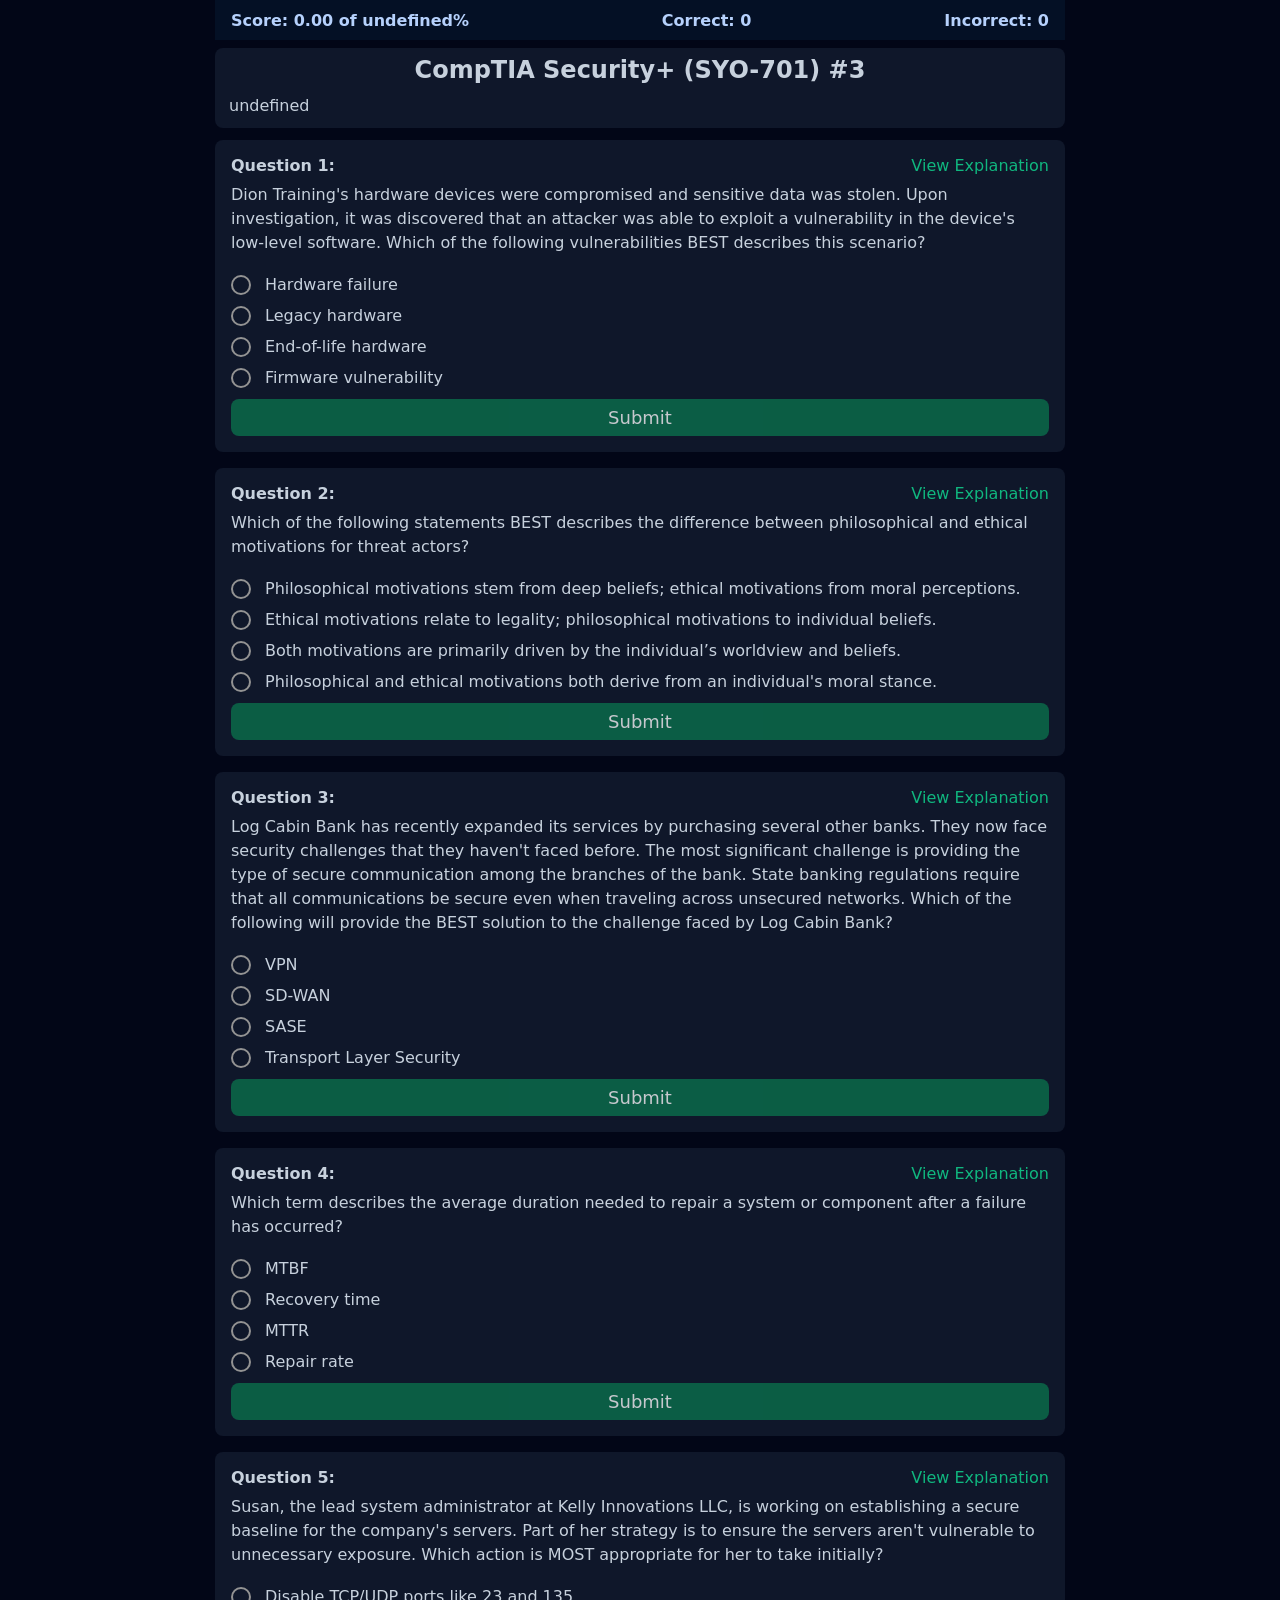
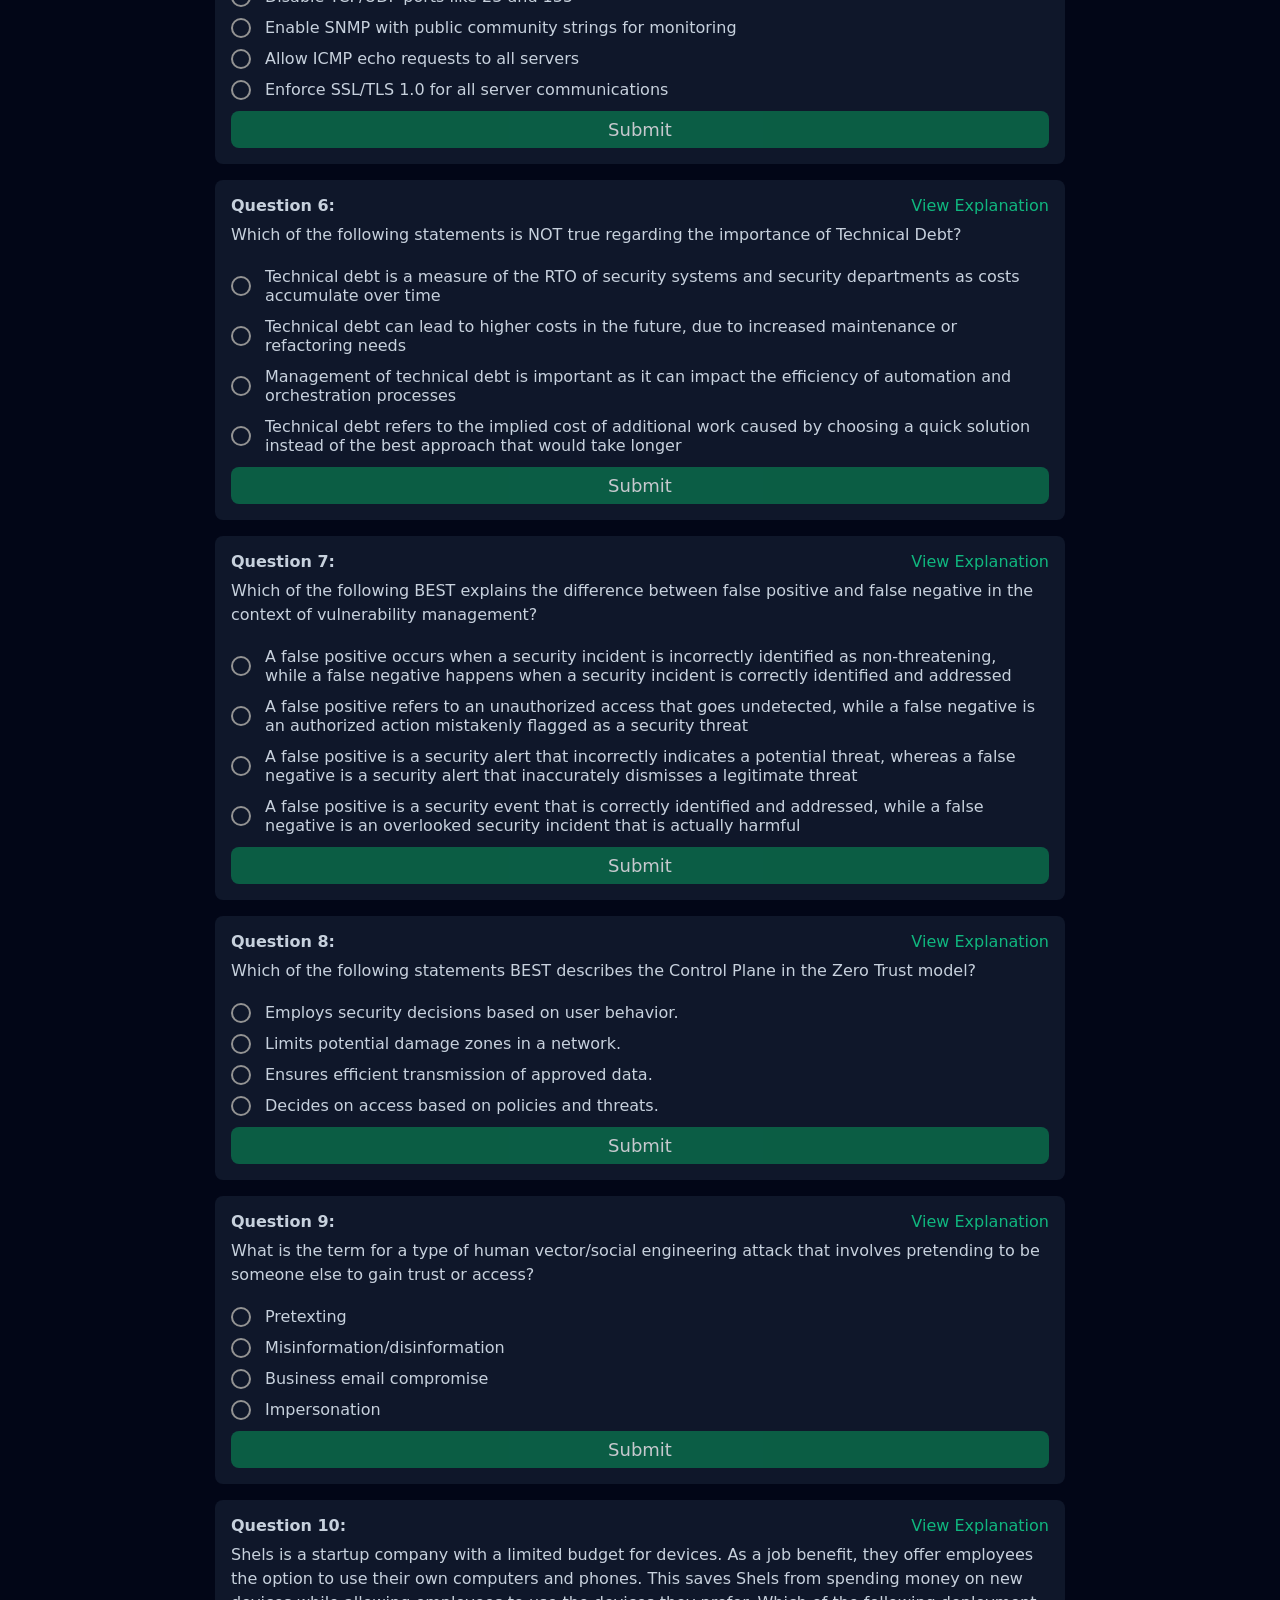
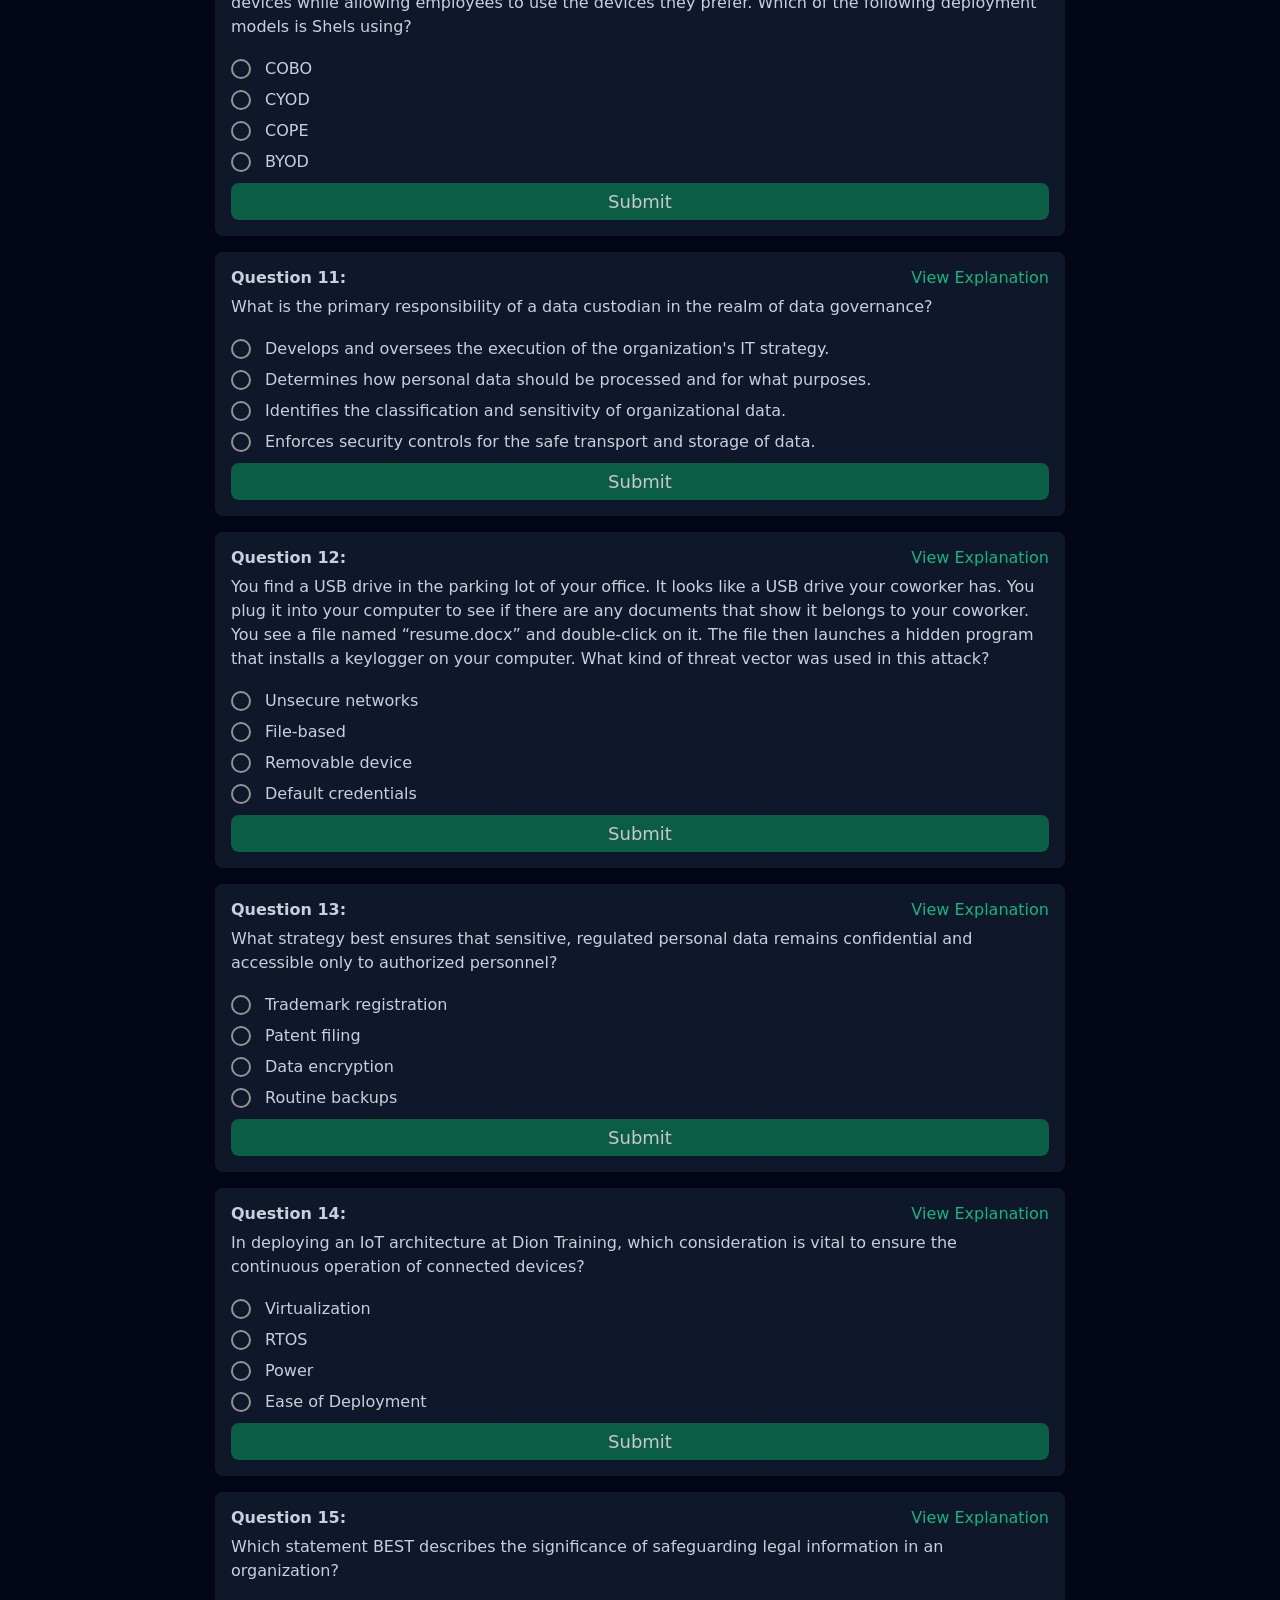
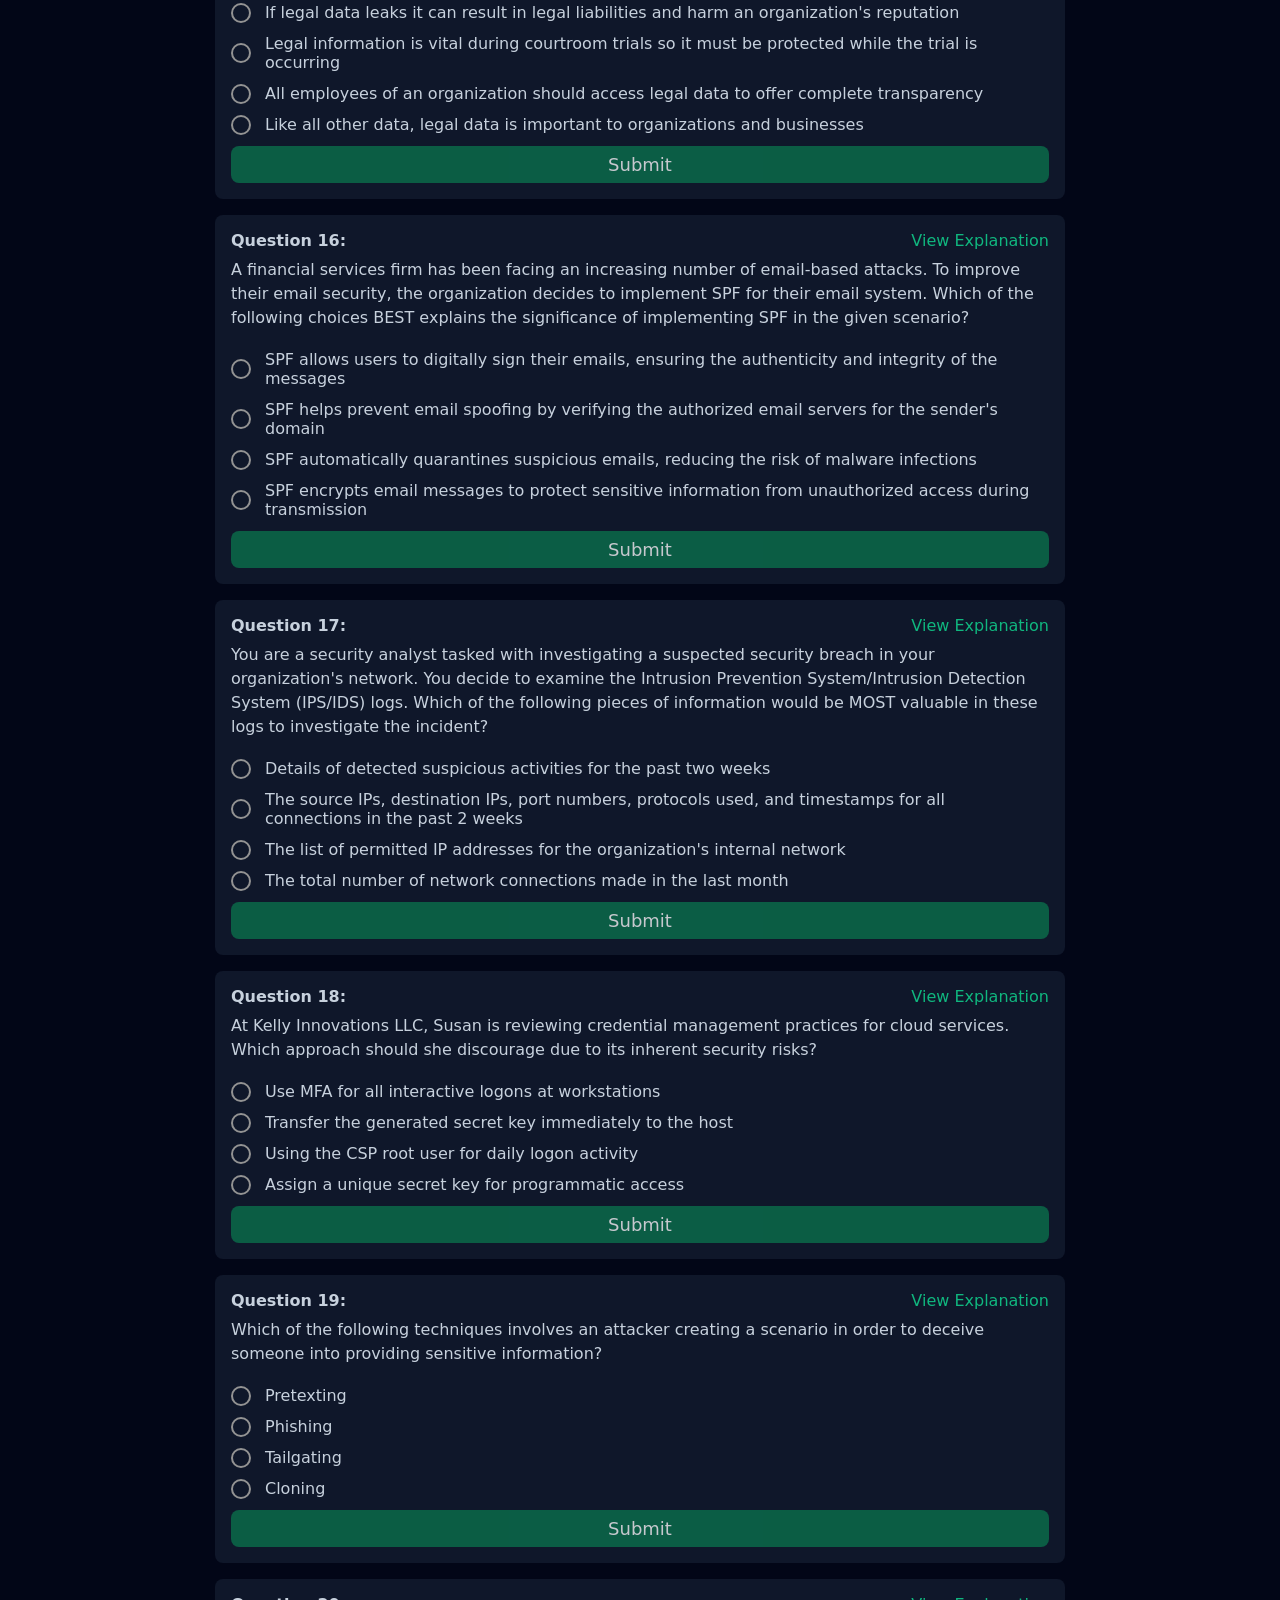
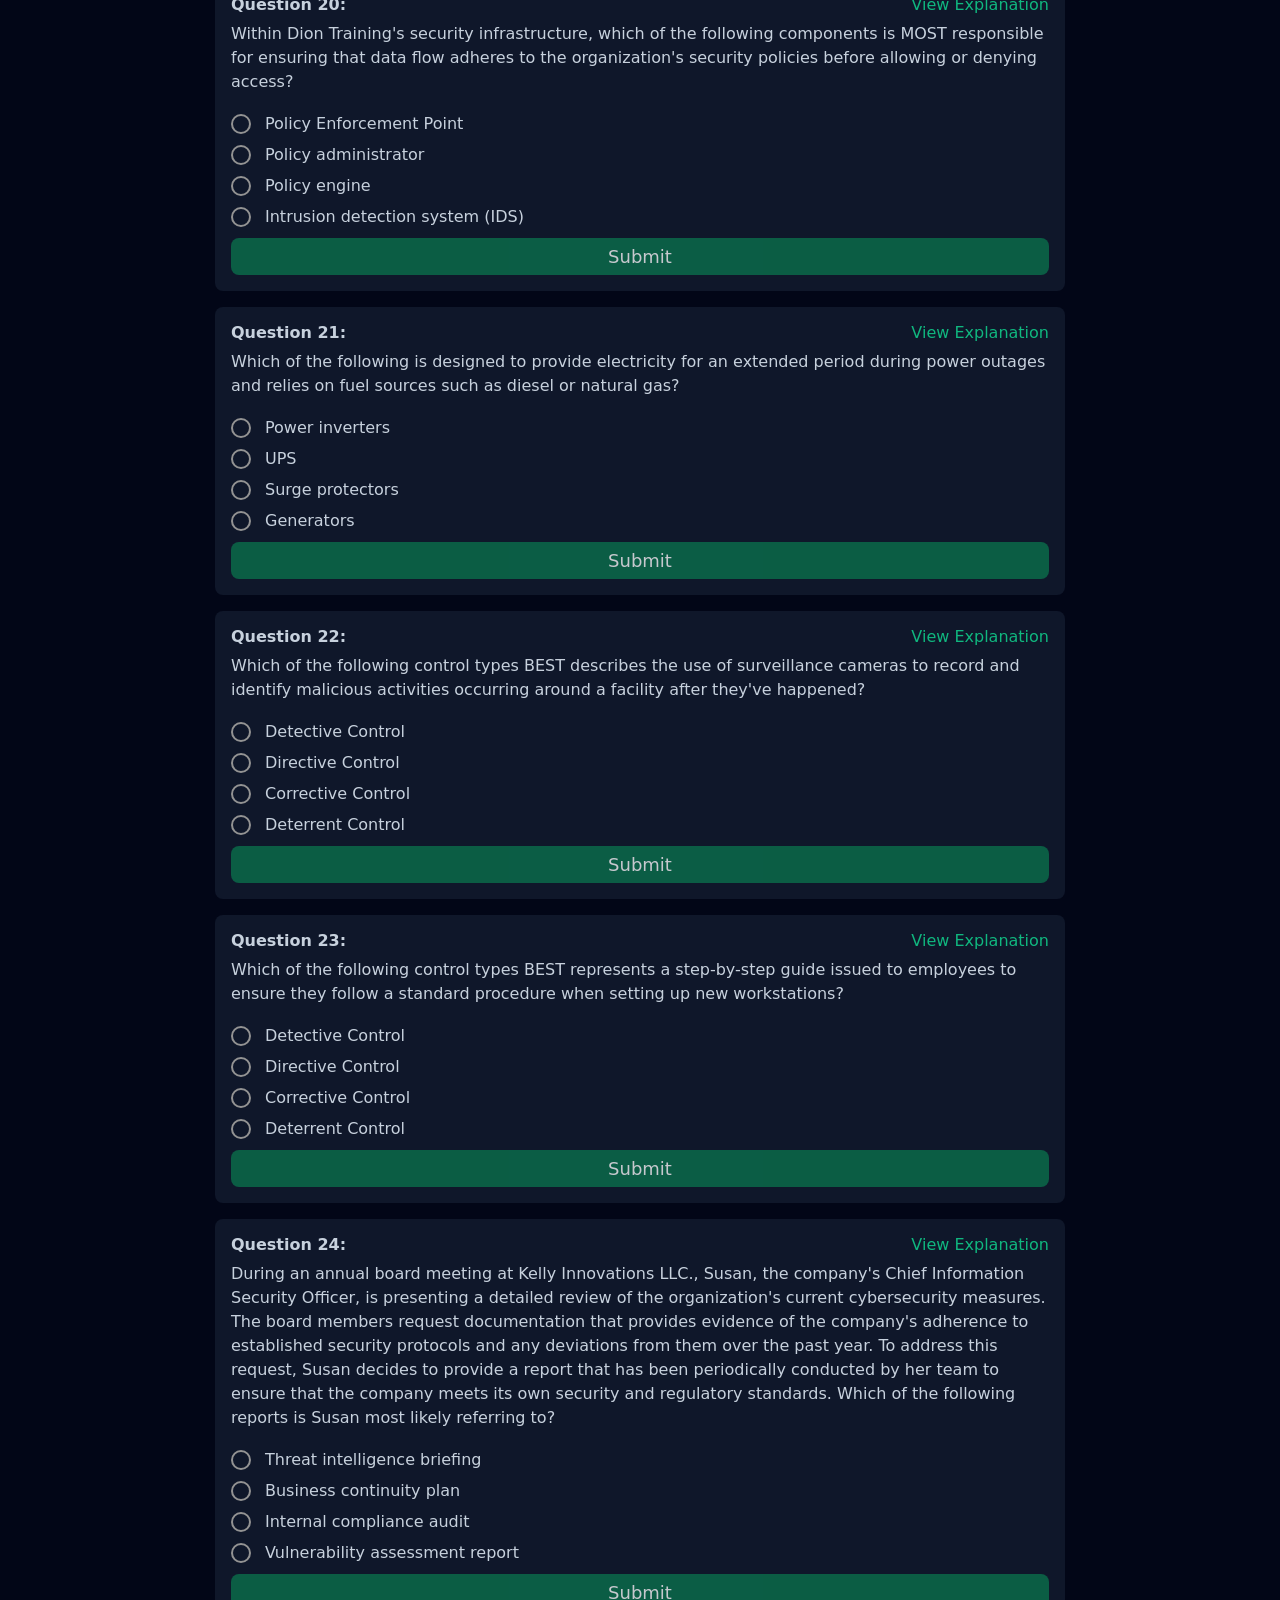
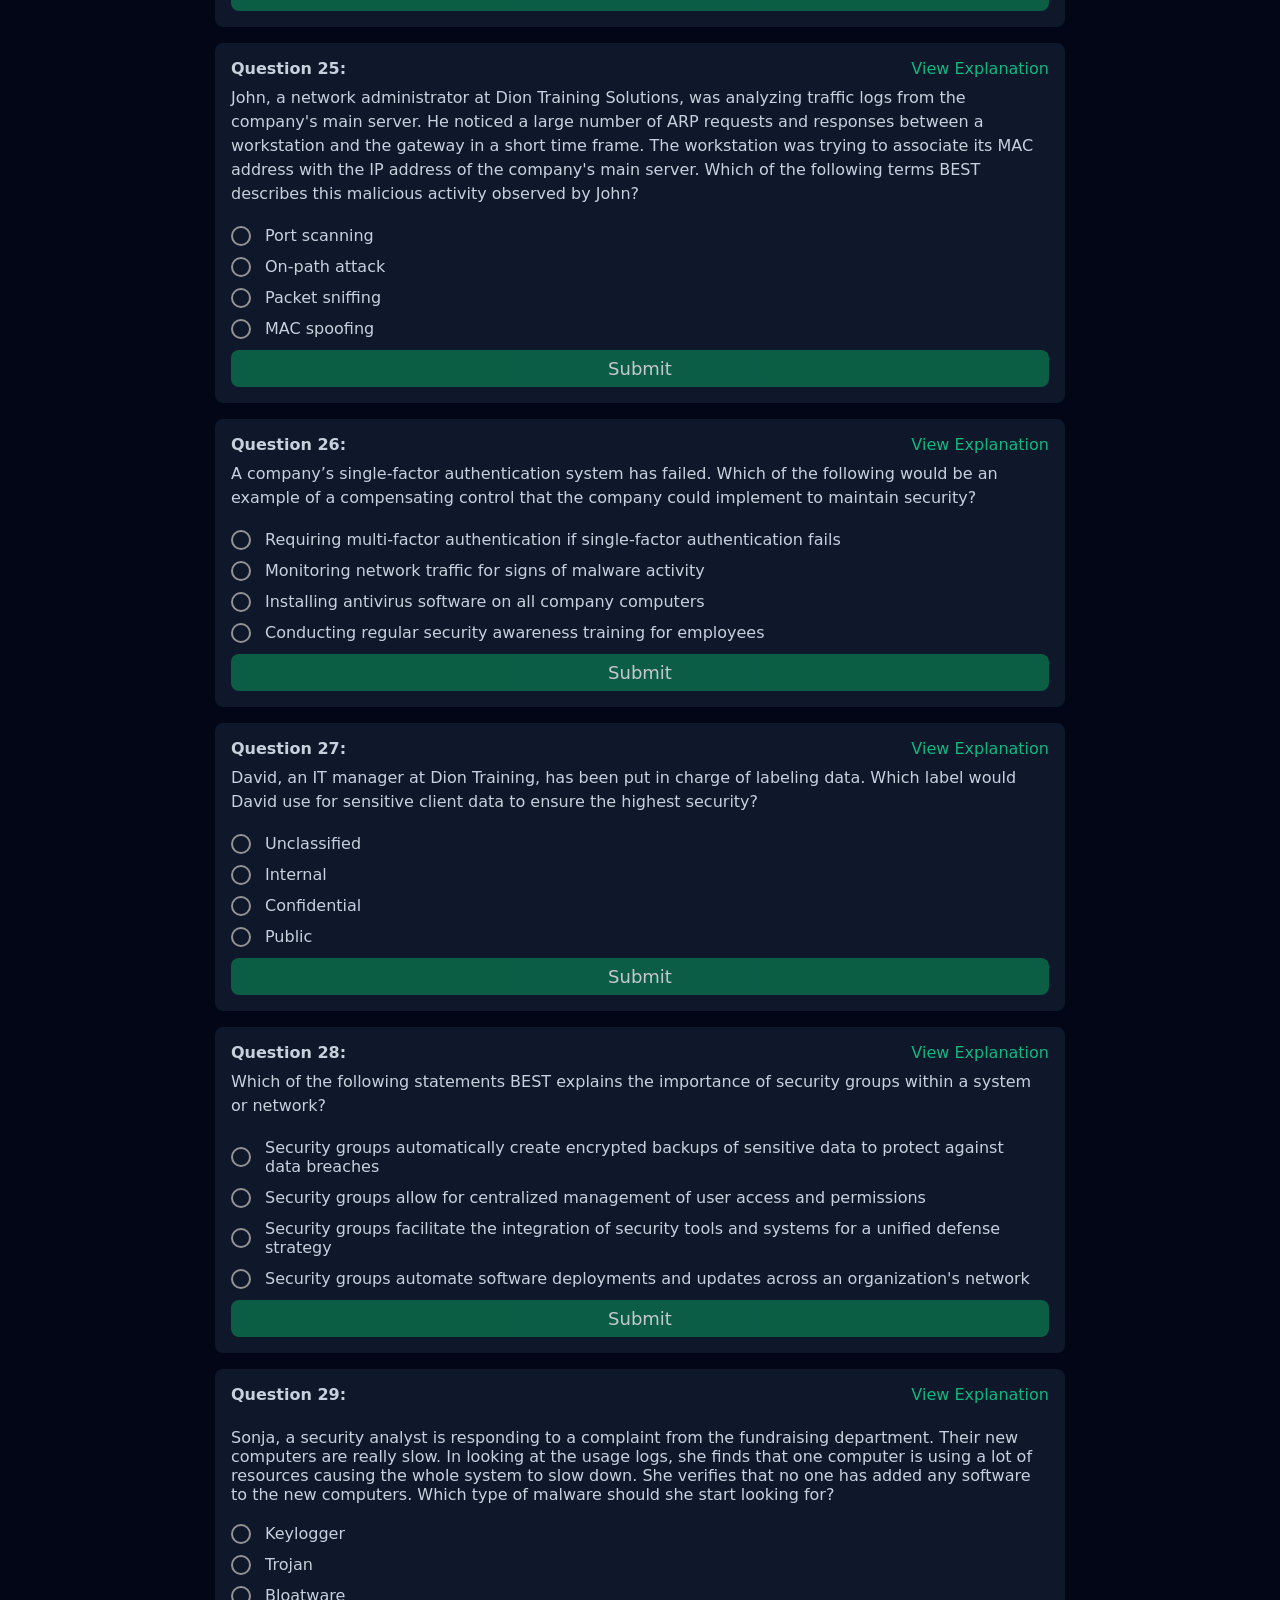
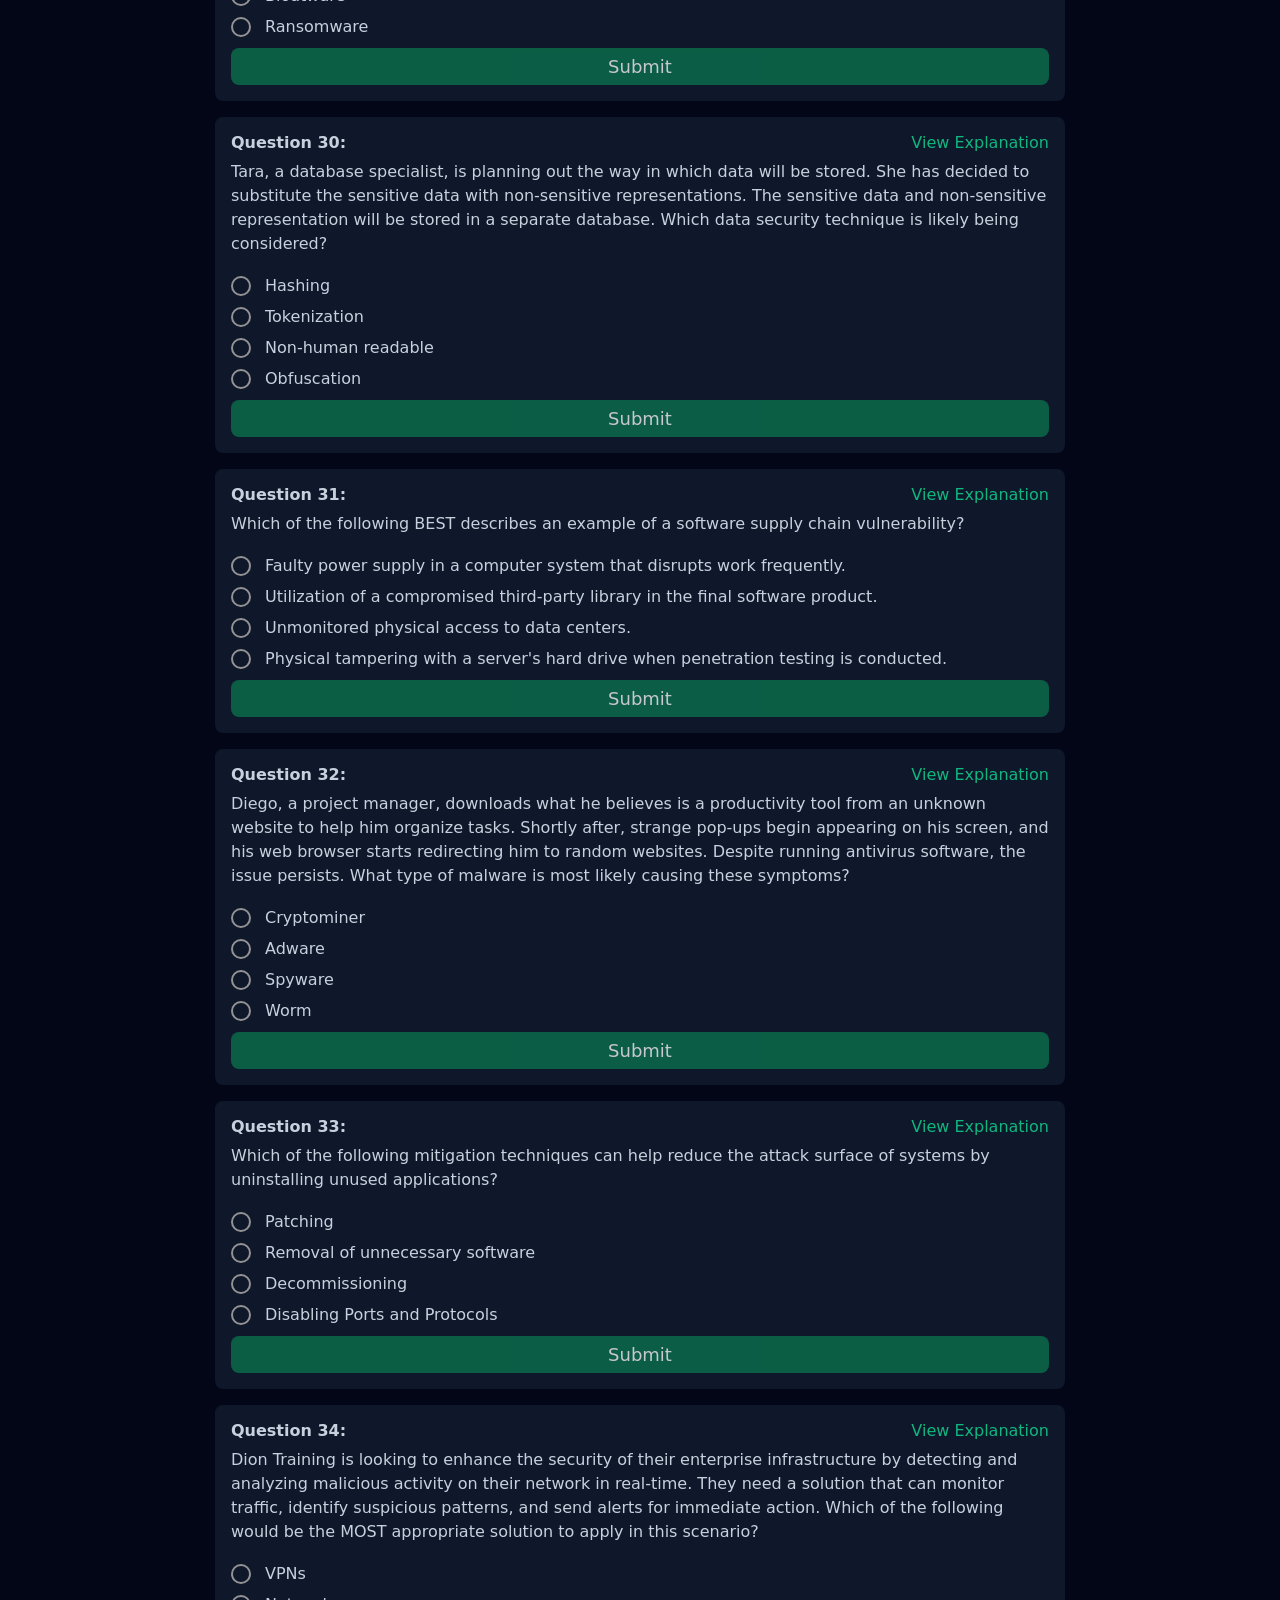
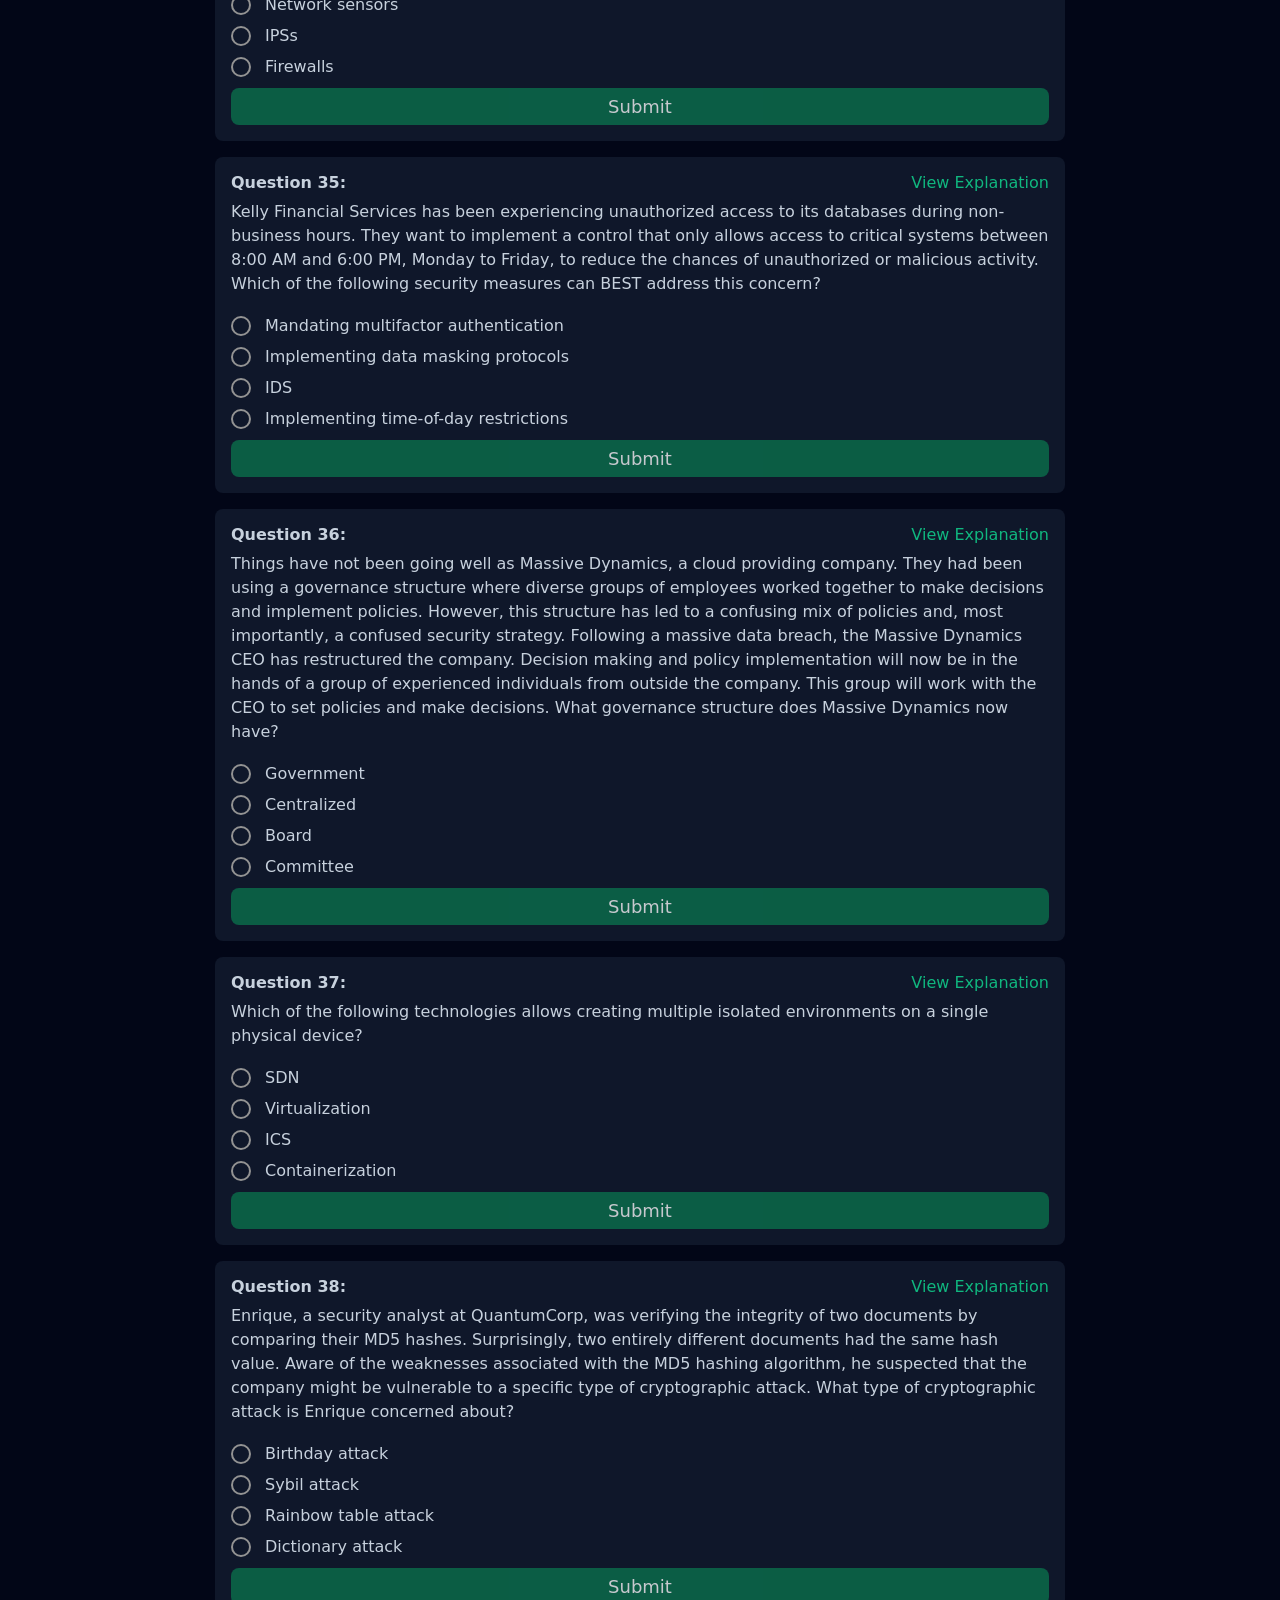
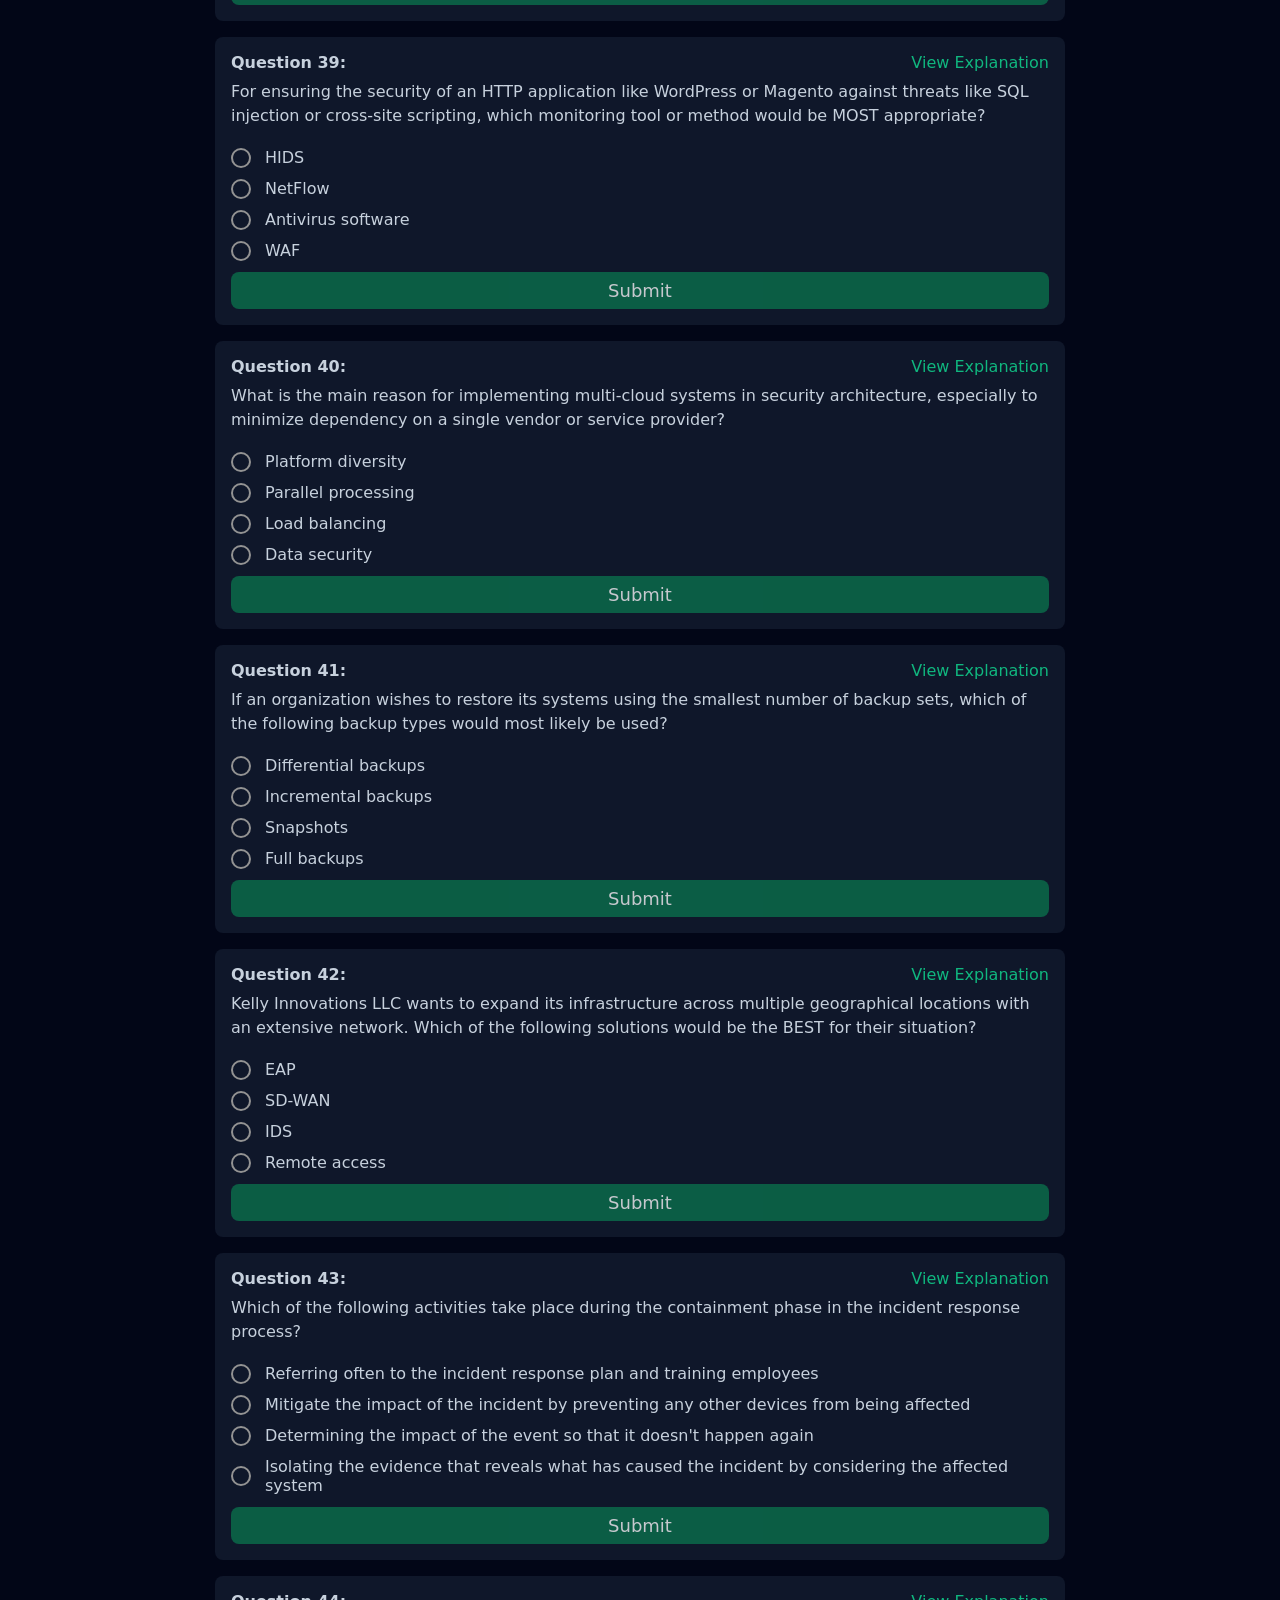
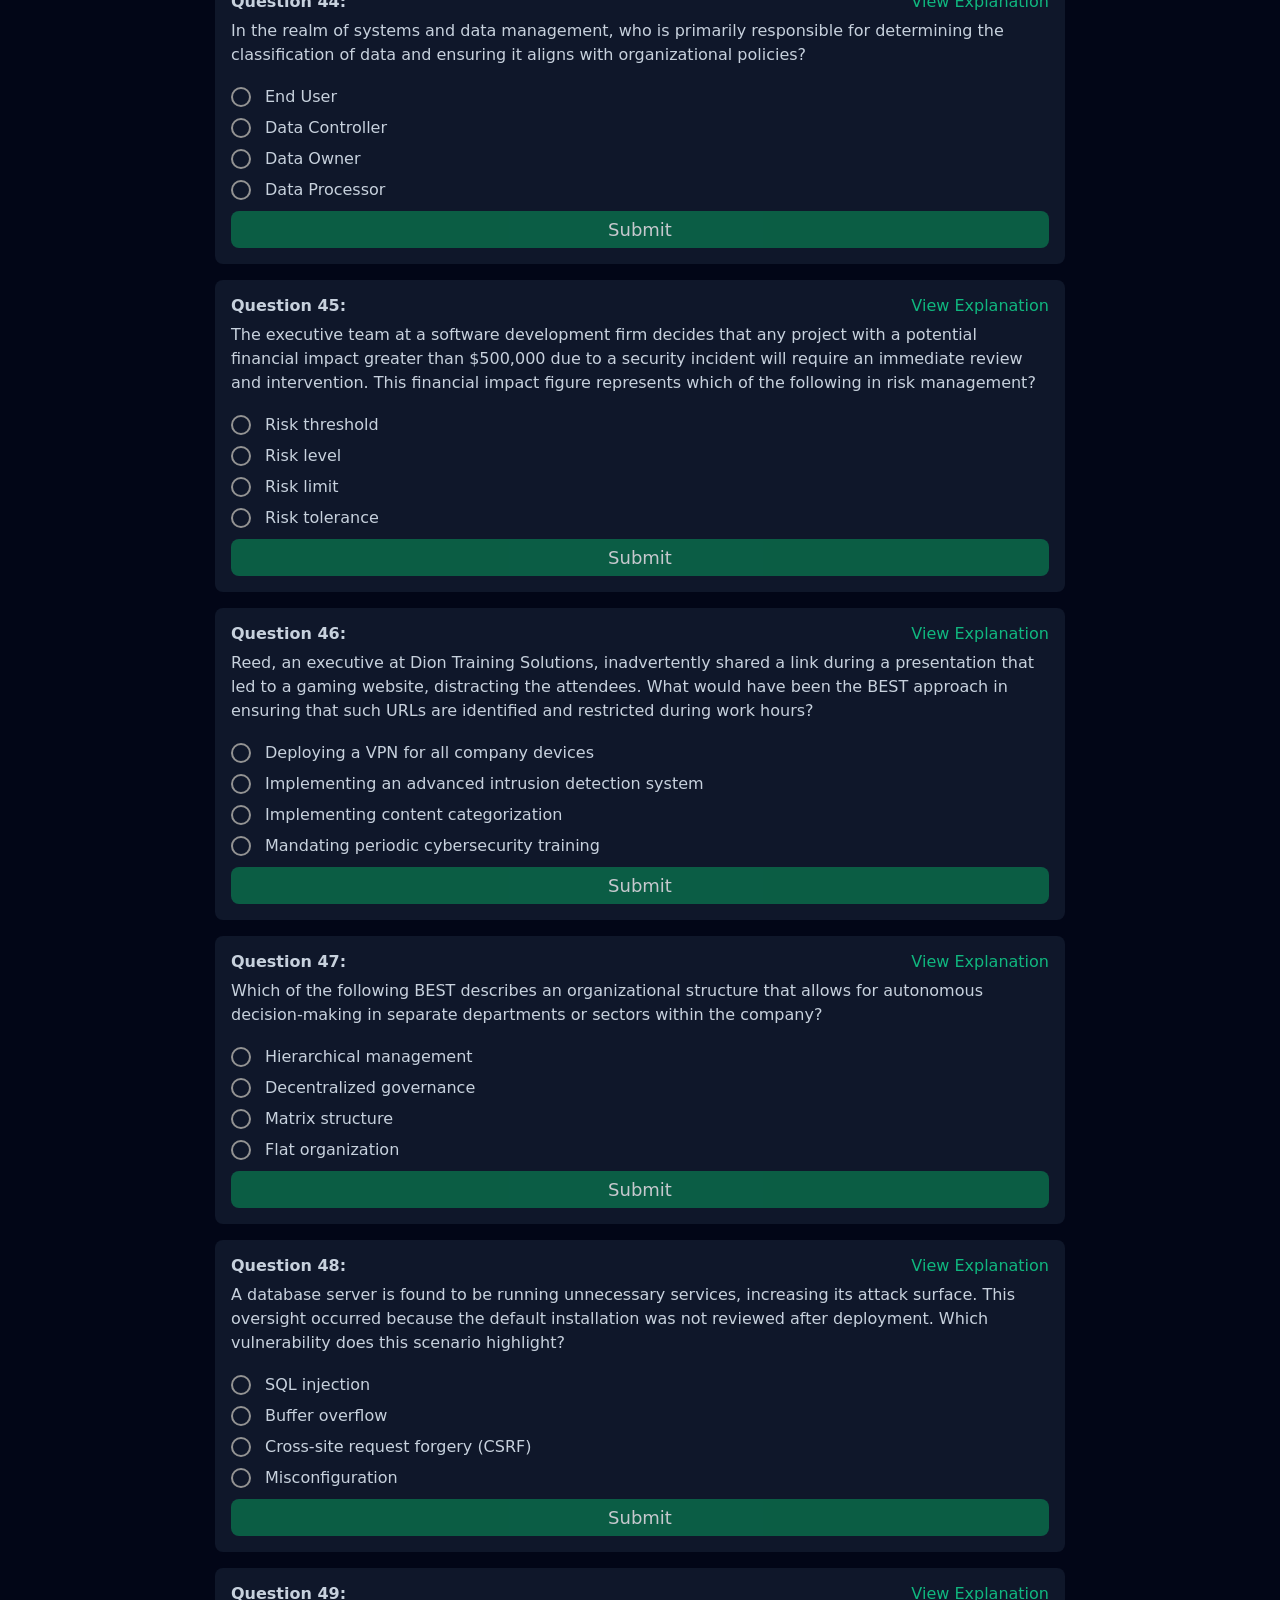
<file: Practice-test-02/3.3 CompTIA Security+ (SYO-701) #3.html>
<!DOCTYPE html>
<html lang="en">
  <head>
    <meta charset="UTF-8" />
    <meta http-equiv="X-UA-Compatible" content="IE=edge" />
    <meta name="viewport" content="width=device-width, initial-scale=1.0" />
    <title>Quiz</title>
    <style>
      * {
        font-family: system-ui, -apple-system, BlinkMacSystemFont, 'Segoe UI', Roboto, Oxygen, Ubuntu,
          Cantarell, 'Open Sans', 'Helvetica Neue', sans-serif;
        margin: 0;
        padding: 0;
        box-sizing: border-box;
        font-size: 16px;
      }

      main {
        padding-top: 48px;
      }

      :root {
        --large-device-width: 850px;
        --primary-color: #0f172a;
        --secondary-color: #020617;
        --primary-text-color: #c7d1dd;
        --secondary-text-color: #061602;
        --success-background: hsl(159, 82%, 24%);
        --success-foreground: hsl(164, 86%, 16%);
        --success: hsl(160, 84%, 39%);
        --danger: #ef4444;
        --warning: #f59e0b;
        --info-background: hsl(218, 81%, 8%);
        --info-foreground: hsl(217, 91%, 85%);
        --border-color: #d1d7dc;
        --check-box-size: 20px;
        /* control the size */
        --check-box-color: var(--info-foreground);
        /* the active color */
      }

      body {
        position: relative;
        background-color: #020617;
        color: var(--primary-text-color);
      }

      #score-stats-container {
        position: fixed;
        z-index: 10;
        top: 0;
        height: 40px;
        width: 100%;
        background-color: var(--info-background);

        padding: 0px 16px;
        color: var(--info-foreground);
        font-weight: 600;
        display: flex;
        align-items: center;
        justify-content: space-between;
      }

      #quiz-container {
        border-radius: 8px;
        display: flex;
        gap: 16px;
        flex-direction: column;
      }

      input[type='radio'] {
        height: var(--check-box-size);
        aspect-ratio: 1;
        border: calc(var(--check-box-size) / 8) solid #939393;
        padding: calc(var(--check-box-size) / 8);
        background: radial-gradient(farthest-side, var(--check-box-color) 94%, #0000) 50%/0 0 no-repeat
          content-box;
        border-radius: 50%;
        outline-offset: calc(var(--check-box-size) / 10);
        -webkit-appearance: none;
        -moz-appearance: none;
        appearance: none;
        cursor: pointer;
        font-size: inherit;
        transition: 0.3s;
      }

      input[type='radio']:checked {
        border-color: var(--check-box-color);
        background-size: 100% 100%;
      }

      input[type='radio']:disabled {
        background: linear-gradient(#939393 0 0) 50%/100% 20% no-repeat content-box;
        opacity: 0.5;
        cursor: not-allowed;
      }

      label {
        /* display: inline-flex; */
        align-items: center;
        gap: 10px;
        cursor: pointer;
        padding: 4px 6px;
        border-radius: 4px;
      }

      @media (max-width: 767px) {
        input[type='radio'],
        label {
          cursor: default;
        }

        #quiz-container {
          margin-left: 8px;
          margin-right: 8px;
        }
      }

      /* PC (Desktop devices) */
      @media (min-width: 768px) {
        body {
          display: flex;
          justify-content: center;
        }

        main {
          max-width: var(--large-device-width);
        }

        #score-stats-container {
          max-width: var(--large-device-width);
        }

        dialog {
          max-width: var(--large-device-width);
        }
      }

      @media print {
        input[type='radio'] {
          background: none !important;
          border-color: #939393 !important;
        }

        input[type='radio']:checked {
          border-color: #939393 !important;
        }
      }

      .question-lable {
        display: flex;
        align-items: center;
        gap: 8px;
      }

      button {
        -webkit-tap-highlight-color: transparent;
        -webkit-touch-callout: none;
        -webkit-user-select: none;
        user-select: none;
        outline: none;
        position: relative;
        overflow: hidden;
        cursor: pointer;
      }

      .button {
        background-color: var(--success-background);
        border: none;
        color: #f4f5f7;
        opacity: 0.8;
        font-size: 18px;
        flex-grow: 1;
        padding: 8px 16px;
        border-radius: 8px;
      }

      .button:hover {
        opacity: 1;
      }

      .explanation-btn {
        border: none;
        color: var(--success);
        background-color: transparent;
      }

      #submit-button:active::after {
        background-color: #ef4444;
      }

      .single-question-container {
        background-color: var(--primary-color);
        display: flex;
        flex-direction: column;
        gap: 8px;
        padding: 16px;
        border-radius: 8px;
      }

      #modal-content {
        padding: 16px;
        line-height: 24px;
      }

      dialog::backdrop {
        background: rgba(0, 0, 0, 0.5);
      }

      dialog {
        position: fixed;
        border: 1px solid var(--border-color);
        background-color: var(--primary-color);
        color: rgb(240, 241, 248);
        padding: 16px;
        border-radius: 8px;
        width: 80vw;
        max-height: 80vh;
        overflow: auto;
        top: 50%;
        left: 50%;
        -webkit-transform: translateX(-50%) translateY(-50%);
        -moz-transform: translateX(-50%) translateY(-50%);
        -ms-transform: translateX(-50%) translateY(-50%);
        transform: translateX(-50%) translateY(-50%);
      }

      #close-modal-btn {
        position: absolute;
        top: 4px;
        right: 4px;
        padding: 2px 8px;
        border-radius: 2px;
        border: none;
        background-color: var(--danger);
      }

      .correct-answer label {
        border: 2px solid var(--success);
        width: 100%;
      }

      .incorrect-answer label {
        border: 2px solid var(--danger);
        width: 100%;
      }

      .options-container {
        display: flex;
        flex-direction: column;
        gap: 4px;
      }

      #quiz-meta-container {
        border-radius: 8px;
        background-color: var(--primary-color);
        margin-bottom: 12px;
        padding: 8px;
      }

      #quiz-title {
        text-align: center;
        font-size: 24px;
        margin-bottom: 8px;
      }

      #quiz-description {
        line-height: 1.5;
        padding: 2px 6px;
      }
      img {
        width: 100%;
      }
      input.blank {
        border: 1px solid #333;
        padding: 5px;
        width: 150px;
      }
    </style>
  </head>

  <body onload="main()">
    <main>
      <section id="quiz-meta-container">
        <h1 id="quiz-title"></h1>
        <p id="quiz-description"></p>
      </section>
      <section id="score-stats-container">
        <div id="score-card">
          Score: <span id="current-score">999</span> of
          <span id="pass-percent">999%</span>
        </div>
        <div>Correct: <span id="correct-answers">999</span></div>
        <div>Incorrect: <span id="wrong-answers">999</span></div>
      </section>

      <section id="quiz-container"></section>

      <dialog id="modal" class="modal-container">
        <div id="modal-content">
          <p id="modal-text"></p>
        </div>
      </dialog>
    </main>

    <script>
      const quizData = {"quiz_id":6620921,"quiz_title":"CompTIA Security+ (SYO-701) #3","questions":[{"_class":"assessment","id":117133421,"assessment_type":"multiple-choice","prompt":{"question":"When Shirley goes through her onboarding procedures with a new company, she is told that her department will have the authority to make decisions in their areas of responsibility, with minimal input from the chief operating officer, the board of executives, and the CEO. What type of governance does the company use?","answers":["Committee governance","Decentralized governance","Centralized governance","Board governance"],"feedbacks":["","","",""],"explanation":"OBJ: 5.1 - In this type of governance structure, decision-making power is distributed among different departments or units within an organization. Each department or unit has a degree of autonomy and authority to make decisions related to their specific areas of responsibility. Committee governance involves decision-making by a group of individuals or committees who collectively address specific issues or areas of concern. Committees are formed to discuss, analyze, and make decisions based on their expertise or mandate. In a centralized governance structure, decision-making power is concentrated in a single central authority or entity within the organization. This central authority is responsible for making decisions that impact the entire organization or multiple departments. Board governance refers to a governing body that oversees and guides the strategic direction of an organization. The board of directors, often composed of key stakeholders and executives, is responsible for making high-level decisions that affect the overall direction and performance of the organization.\n  For support or reporting issues, include Question ID: 64b75800527f0f59c61e820e in your ticket. Thank you."},"correct_response":["b"],"section":"5.0 - Security Program Management and Oversight","question_plain":"When Shirley goes through her onboarding procedures with a new company, she is told that her department will have the authority to make decisions in their areas of responsibility, with minimal input from the chief operating officer, the board of executives, and the CEO. What type of governance does the company use?","related_lectures":[]},{"_class":"assessment","id":117133423,"assessment_type":"multiple-choice","prompt":{"question":"Which of the following attributes of threat actors refers to the amount of equipment they have at their disposal?","answers":["Resources/funding","Internal/external","Level of sophistication/capability","Motivations"],"feedbacks":["","","",""],"explanation":"OBJ: 2.1 - Resources/funding refers to the amount of money, equipment, or personnel that a threat actor has at their disposal. Actors with higher levels of resources/funding can launch attacks that are greater in scope and duration and will have a greater impact than actors with low levels of resources/funding. Internal/external refers to whether the actor has access inside or outside of an organization’s network or physical perimeter. Internal/external often refers to the amount of access, visibility, and trustworthiness the actor has.  Internal actors tend to have greater access, are less visible, and are trusted by the organization they are attacking. Level of sophistication/capability refers to the amount of technical skills, knowledge, or experience that a threat actor has. Actors with higher levels of sophistication/capability can launch attacks that are more complex, stealthier, and effective than actors with lower levels of sophistication/capability. Motivations refer to the goals, intentions, or reasons that a threat actor has for launching an attack. The motivations of an attack will influence the target and method actors choose and also influences the outcome of an attack.\n  For support or reporting issues, include Question ID: 64b85eda030c7ba35a5609d3 in your ticket. Thank you."},"correct_response":["a"],"section":"2.0 - Threats, Vulnerabilities, and Mitigations","question_plain":"Which of the following attributes of threat actors refers to the amount of equipment they have at their disposal?","related_lectures":[]},{"_class":"assessment","id":117133425,"assessment_type":"multiple-choice","prompt":{"question":"Shels is a startup company with a limited budget for devices. As a job benefit, they offer employees the option to use their own computers and phones. This saves Shels from spending money on new devices while allowing employees to use the devices they prefer. Which of the following deployment models is Shels using?","relatedLectureIds":[],"links":[],"feedbacks":["","","",""],"explanation":"<p>OBJ 4.1: BYOD stands for Bring Your Own Device, which is a deployment model that allows employees to use their personal devices, such as laptops, smartphones, or tablets, to access the company’s network and applications. This model can reduce the costs and risks associated with managing and securing these devices, as the responsibility is shifted to the employees. COBO stands for Corporate Owned Business Only, which is a deployment model that involves the company providing devices to its employees and restricting them to work-related use only. This model can ensure the highest level of security and compliance for these devices, but it also reduces the productivity and satisfaction of the employees, as they have to carry multiple devices for different purposes. CYOD stands for Choose Your Own Device, which is a deployment model that allows employees to choose from a list of approved devices provided by the company. This model can offer some flexibility and convenience to the employees while also enabling the company to enforce security standards and policies on these devices. COPE stands for Corporate Owned Personally Enabled, which is a deployment model that involves the company providing devices to its employees and allowing them to use them for both work and personal purposes. This model can give the company more control over the security and management of these devices, but it also increases the costs and risks associated with owning and maintaining them.&nbsp; &nbsp;For support or reporting issues, include Question ID: 64b887756c1e030e26f9d8a9 in your ticket. Thank you.</p>","answers":["<p>COBO</p>","CYOD","COPE","BYOD"]},"correct_response":["d"],"section":"4.0 - Security Operations","question_plain":"Shels is a startup company with a limited budget for devices. As a job benefit, they offer employees the option to use their own computers and phones. This saves Shels from spending money on new devices while allowing employees to use the devices they prefer. Which of the following deployment models is Shels using?","related_lectures":[]},{"_class":"assessment","id":117133427,"assessment_type":"multiple-choice","prompt":{"question":"Initech has always provided employees with devices. Recently, Gregory, the Initech security analyst, became aware that many employees have been able to use their own devices. When he questioned the supervisors, he found out they knew employees were using their own devices. The employees said they needed devices that worked with more innovative software packages. None of the devices offered by Initech were robust enough to handle the software. Gregory says that having employees use their own devices isn&#x27;t a possibility moving forward. He suggests that the company create a policy that prevents employees from putting their own software on devices and using their own devices. To address employee needs, he suggests Initech provide a broader range of devices and purchase the software employees need. Initech will buy the devices for the employees. Which of the following deployment models is Gregory most likely suggesting?","relatedLectureIds":[],"links":[],"feedbacks":["","","",""],"explanation":"<p>OBJ 4.1: CYOD stands for Choose Your Own Device, which is a deployment model that allows employees to choose from a list of approved devices provided by the company. This model can offer some flexibility and convenience to the employees, as they can select the device that best suits their needs and preferences. BYOD stands for Bring Your Own Device, which is a deployment model that allows employees to use their personal devices, such as laptops, smartphones, or tablets, to access the company’s network and applications. This model can reduce the costs and risks associated with managing and securing these devices, as the responsibility is shifted to the employees. COBO stands for Corporate Owned Business Only, which is a deployment model that involves the company providing devices to its employees and restricting them to work-related use only. This model can ensure the highest level of security and compliance for these devices, but it also reduces the productivity and satisfaction of the employees, as they have to carry multiple devices for different purposes. COPE stands for Corporate Owned Personally Enabled, which is a deployment model that involves the company providing devices to its employees and allowing them to use them for both work and personal purposes. This model can give the company full control over the security and management of these devices, as it can enforce security policies, install software updates, monitor usage, and wipe data remotely.&nbsp; &nbsp;For support or reporting issues, include Question ID: 64b888656c1e030e26f9d8ae in your ticket. Thank you.</p>","answers":["CYOD","BYOD","<p>COBO</p>","COPE"]},"correct_response":["a"],"section":"4.0 - Security Operations","question_plain":"Initech has always provided employees with devices. Recently, Gregory, the Initech security analyst, became aware that many employees have been able to use their own devices. When he questioned the supervisors, he found out they knew employees were using their own devices. The employees said they needed devices that worked with more innovative software packages. None of the devices offered by Initech were robust enough to handle the software. Gregory says that having employees use their own devices isn&#x27;t a possibility moving forward. He suggests that the company create a policy that prevents employees from putting their own software on devices and using their own devices. To address employee needs, he suggests Initech provide a broader range of devices and purchase the software employees need. Initech will buy the devices for the employees. Which of the following deployment models is Gregory most likely suggesting?","related_lectures":[]},{"_class":"assessment","id":117133429,"assessment_type":"multiple-choice","prompt":{"question":"The IT department at Feels Like Gnome is in the process of implementing a new AUP for the organization. They want to ensure that all employees are aware of the proper and acceptable ways to use company IT assets and systems to maintain a secure and efficient work environment. What will likely be included in this policy?","answers":["Whether computers can be used for personal online shopping","The guidelines for tagging and recording the company&#x27;s physical assets","Guidelines about the length and strength of passwords","What to do in the event of a security breaches"],"feedbacks":["","","",""],"explanation":"OBJ: 5.1 - The primary purpose of an Acceptable Use Policy (AUP) is to define and communicate the acceptable and appropriate ways employees can use company IT resources, including computers, networks, internet access, software, and data. It outlines the do's and don'ts to ensure that employees use IT resources responsibly and securely Acceptable Use Policy (AUP) primarily focuses on defining the acceptable and appropriate use of IT resources, not the management of physical assets. This will more likely be handled in a password policy or set of guidelines, not in an Acceptable Use Policy (AUP). Incident response and handling security breaches are usually covered under an Incident Response Policy, which is a different policy from the Acceptable Use Policy (AUP).\n  For support or reporting issues, include Question ID: 64b8942888b3fb59a48a1048 in your ticket. Thank you."},"correct_response":["a"],"section":"5.0 - Security Program Management and Oversight","question_plain":"The IT department at Feels Like Gnome is in the process of implementing a new AUP for the organization. They want to ensure that all employees are aware of the proper and acceptable ways to use company IT assets and systems to maintain a secure and efficient work environment. What will likely be included in this policy?","related_lectures":[]},{"_class":"assessment","id":117133431,"assessment_type":"multiple-choice","prompt":{"question":"Things have not been going well as Massive Dynamics, a cloud providing company. They had been using a governance structure where diverse groups of employees worked together to make decisions and implement policies.  However, this structure has led to a confusing mix of policies and, most importantly, a confused security strategy. Following a massive data breach, the Massive Dynamics CEO has restructured the company.  Decision making and policy implementation will now be in the hands of a group of experienced individuals from outside the company. This group will work with the CEO to set policies and make decisions. What governance structure does Massive Dynamics now have?","answers":["Government","Centralized","Board","Committee"],"feedbacks":["","","",""],"explanation":"OBJ: 5.1 - The Board of Directors, also known as the Board, is responsible for overseeing the overall direction and governance of the organization. Part of their responsibility includes setting and approving the organization's security strategy, ensuring it aligns with the business objectives, and providing guidance to ensure effective security measures are in place. A government entity is a governmental organization or agency that may have regulatory oversight over specific industries or sectors. While they may provide guidelines or regulations related to security, they are not directly responsible for overseeing the internal security strategy of a private organization like SecureTech Solutions. A centralized entity refers to a single centralized authority within an organization responsible for making decisions and implementing policies. While this concept can be applied to certain aspects of security management, it is not the primary entity responsible for overseeing the organization's security strategy. A committee is a group of individuals assigned specific tasks or responsibilities within an organization. While committees may play a role in executing certain security initiatives, they are not primarily responsible for overseeing the organization's security strategy at a higher level.\n  For support or reporting issues, include Question ID: 64b899fa6ccfbae323bb6ad3 in your ticket. Thank you."},"correct_response":["c"],"section":"5.0 - Security Program Management and Oversight","question_plain":"Things have not been going well as Massive Dynamics, a cloud providing company. They had been using a governance structure where diverse groups of employees worked together to make decisions and implement policies.  However, this structure has led to a confusing mix of policies and, most importantly, a confused security strategy. Following a massive data breach, the Massive Dynamics CEO has restructured the company.  Decision making and policy implementation will now be in the hands of a group of experienced individuals from outside the company. This group will work with the CEO to set policies and make decisions. What governance structure does Massive Dynamics now have?","related_lectures":[]},{"_class":"assessment","id":117133433,"assessment_type":"multiple-choice","prompt":{"question":"Which of the following statements BEST describes the difference between philosophical and ethical motivations for threat actors?","answers":["Philosophical motivations stem from deep beliefs; ethical motivations from moral perceptions.","Ethical motivations relate to legality; philosophical motivations to individual beliefs.","Both motivations are primarily driven by the individual’s worldview and beliefs.","Philosophical and ethical motivations both derive from an individual&#x27;s moral stance."],"feedbacks":["","","",""],"explanation":"OBJ: 2.1 - Philosophical motivations stem from deep beliefs; ethical motivations from moral perceptions accurately highlights the core difference, focusing on foundational beliefs versus moral judgments. Ethical motivations relate to legality; philosophical motivations to individual beliefs incorrectly frames ethical motivations around legality, missing the broader scope of moral principles that guide ethical motivations beyond just legal considerations. Both motivations are primarily driven by the individual’s worldview and beliefs oversimplifies the distinction, suggesting a uniform influence of worldview and beliefs on both motivations, without addressing the unique attributes of each. Philosophical and ethical motivations both derive from an individual's moral stance presents a misleading equivalence, implying a similar root in morality for both motivations, which doesn't account for the deeper, belief-based nature of philosophical motivations.\n  For support or reporting issues, include Question ID: 64b89bb425a204762239ab1c in your ticket. Thank you."},"correct_response":["a"],"section":"2.0 - Threats, Vulnerabilities, and Mitigations","question_plain":"Which of the following statements BEST describes the difference between philosophical and ethical motivations for threat actors?","related_lectures":[]},{"_class":"assessment","id":117133435,"assessment_type":"multiple-choice","prompt":{"question":"What is the term for a type of human vector/social engineering attack that involves pretending to be someone else to gain trust or access?","answers":["Pretexting","Misinformation/disinformation","Business email compromise","Impersonation"],"feedbacks":["","","",""],"explanation":"OBJ: 2.2 - Impersonation is a type of human vector/social engineering attack that involves pretending to be someone else to gain trust or access. It can be used to deceive users into revealing sensitive information, performing malicious actions, or granting privileges. Pretexting is a type of human vector/social engineering attack that involves creating a false scenario or reason to justify the request or communication. It can be used to deceive users into revealing sensitive information, performing malicious actions, or granting privileges. Misinformation/disinformation is a type of human vector/social engineering attack that involves spreading false or misleading information to influence people’s beliefs or actions. It does not necessarily involve pretending to be someone else. Business email compromise is a type of human vector/social engineering attack that involves compromising an email account of an organization and using it to send fraudulent emails to trick recipients into transferring money or revealing sensitive information. It does not necessarily involve pretending to be someone else.\n  For support or reporting issues, include Question ID: 64b9c44d4f2514373b39a046 in your ticket. Thank you."},"correct_response":["d"],"section":"2.0 - Threats, Vulnerabilities, and Mitigations","question_plain":"What is the term for a type of human vector/social engineering attack that involves pretending to be someone else to gain trust or access?","related_lectures":[]},{"_class":"assessment","id":117133437,"assessment_type":"multiple-choice","prompt":{"question":"You find a USB drive in the parking lot of your office.  It looks like a USB drive your coworker has. You plug it into your computer to see if there are any documents that show it belongs to your coworker. You see a file named “resume.docx” and double-click on it. The file then launches a hidden program that installs a keylogger on your computer. What kind of threat vector was used in this attack?","answers":["Unsecure networks","File-based","Removable device","Default credentials"],"feedbacks":["","","",""],"explanation":"OBJ: 2.2 - A removable device threat vector uses portable devices such as USB drives or external hard drives to introduce malware or compromise systems. An unsecure network threat vector uses wireless, wired, or Bluetooth networks that are not protected or encrypted to intercept or modify traffic. The attack does not involve any network communication or connection. A file-based threat vector uses corrupted or malicious files to infect systems or networks. The file itself is not the threat vector, but the removable device that contains it. A default credentials threat vector uses weak or common passwords or usernames to access systems or accounts. The attack does not involve any authentication or authorization process.\n  For support or reporting issues, include Question ID: 64ba262ebcf4aeea94b9abb9 in your ticket. Thank you."},"correct_response":["c"],"section":"2.0 - Threats, Vulnerabilities, and Mitigations","question_plain":"You find a USB drive in the parking lot of your office.  It looks like a USB drive your coworker has. You plug it into your computer to see if there are any documents that show it belongs to your coworker. You see a file named “resume.docx” and double-click on it. The file then launches a hidden program that installs a keylogger on your computer. What kind of threat vector was used in this attack?","related_lectures":[]},{"_class":"assessment","id":117133439,"assessment_type":"multiple-choice","prompt":{"question":"Which of the following is included in a vendor contract that allows an organization to conduct its own evaluation and verification of a vendor&#x27;s security controls and practices?","answers":["Independent assessments","Right-to-audit clause","Evidence of internal audits","Supply chain analysis"],"feedbacks":["","","",""],"explanation":"OBJ: 5.3 - A right-to-audit clause is a provision in a vendor contract that grants the organization the authority to conduct audits on the vendor's security controls and practices. Independent assessments involve hiring a third-party organization to evaluate and assess the vendor's security measures and controls. In this case, the organization is doing its own audits, so it isn't an independent assessment. Evidence of internal audits refers to documentation or proof that the vendor has conducted its internal security audits to assess and maintain the effectiveness of its security measures. These audits would be done by the vendor, not by the organization using the vendor. Supply chain analysis is the process of assessing and understanding the security risks associated with a vendor's supply chain and the potential impact on the organization's security. It is more specific than a right-to-audit clause, which allows a broad range of audits.\n  For support or reporting issues, include Question ID: 64bb3af699b63f15eee0ccf2 in your ticket. Thank you."},"correct_response":["b"],"section":"5.0 - Security Program Management and Oversight","question_plain":"Which of the following is included in a vendor contract that allows an organization to conduct its own evaluation and verification of a vendor&#x27;s security controls and practices?","related_lectures":[]},{"_class":"assessment","id":117133441,"assessment_type":"multiple-choice","prompt":{"question":"Magnetic Island Networking is in the process of finalizing a contract with a new vendor to provide IT services. To ensure clear expectations, Magnetic Island wants to define the measurements of quality and performance they want from the vendor. Which of the following documents will they draw up for the vendor?","answers":["SOW","MSA","SLA","MOU"],"feedbacks":["","","",""],"explanation":"OBJ: 5.3 - The Service-Level Agreement (SLA) is the document that precisely defines the agreed-upon service levels and performance metrics that the vendor is expected to meet. It outlines the specific services to be provided, performance expectations, response times, and remedies for not meeting the agreed-upon levels. The Work Order (WO) or Statement of Work (SOW) is a document that provides detailed instructions and requirements for specific tasks or projects to be carried out by the vendor. It may include information on deliverables, timelines, and costs, but it does not focus on service levels and performance metrics. The Master Service Agreement is a comprehensive document that establishes the overall framework for a long-term business relationship between Magnetic Island and the vendor. It outlines the general terms and conditions, but it does not specifically detail the service levels and performance metrics. The Memorandum of Understanding (MOU) outlines the terms of a partnership between two organizations and how they will collaborate on specific projects or initiatives. While it may establish the overall collaboration, it does not include service levels and performance metrics.\n  For support or reporting issues, include Question ID: 64bb440248f9d4fbc1cdd417 in your ticket. Thank you."},"correct_response":["c"],"section":"5.0 - Security Program Management and Oversight","question_plain":"Magnetic Island Networking is in the process of finalizing a contract with a new vendor to provide IT services. To ensure clear expectations, Magnetic Island wants to define the measurements of quality and performance they want from the vendor. Which of the following documents will they draw up for the vendor?","related_lectures":[]},{"_class":"assessment","id":117133443,"assessment_type":"multiple-choice","prompt":{"question":"Dion Training&#x27;s hardware devices were compromised and sensitive data was stolen. Upon investigation, it was discovered that an attacker was able to exploit a vulnerability in the device&#x27;s low-level software. Which of the following vulnerabilities BEST describes this scenario?","answers":["Hardware failure","Legacy hardware","End-of-life hardware","Firmware vulnerability"],"feedbacks":["","","",""],"explanation":"OBJ: 2.3 - A firmware vulnerability is a weakness in the low-level software that controls hardware devices, which can be exploited by an attacker to gain unauthorized access or cause harm. Hardware failure can affect the availability and functionality of hardware devices, but it does not directly relate to low-level software vulnerabilities. Legacy hardware refers to outdated hardware devices that may be vulnerable to known attacks, but this does not directly relate to low-level software vulnerabilities. End-of-life hardware refers to hardware devices that are no longer supported by the vendor and may be vulnerable to known attacks, but this does not directly relate to low-level software vulnerabilities.\n  For support or reporting issues, include Question ID: 64bc5657a7a0a4fb0fc86737 in your ticket. Thank you."},"correct_response":["d"],"section":"2.0 - Threats, Vulnerabilities, and Mitigations","question_plain":"Dion Training&#x27;s hardware devices were compromised and sensitive data was stolen. Upon investigation, it was discovered that an attacker was able to exploit a vulnerability in the device&#x27;s low-level software. Which of the following vulnerabilities BEST describes this scenario?","related_lectures":[]},{"_class":"assessment","id":117133445,"assessment_type":"multiple-choice","prompt":{"question":"<p>Sonja, a security analyst is responding to a complaint from the fundraising department. Their new computers are really slow. In looking at the usage logs, she finds that one computer is using a lot of resources causing the whole system to slow down. She verifies that no one has added any software to the new computers. Which type of malware should she start looking for?</p>","relatedLectureIds":[],"links":[],"feedbacks":["","","",""],"explanation":"<p>OBJ: 2.4 - Bloatware is a type of malware that comes pre-installed with other software. It is often unwanted programs that consume a lot of resources and slow down the performance. Types of Bloatware include toolbars, adware, or trial software. Ransomware is a type of malware that encrypts the data or files on a system and demands a ransom for their decryption or restoration. A Trojan is a type of malware that disguises itself as a legitimate or benign program, but performs malicious actions when executed, such as creating a backdoor for remote access or control. It could be the cause, but a Trojan wouldn't necessarily be using a lot of resources because this would signal its presence. A keylogger on one computer is unlikely to cause slowdowns on the whole system.\n&nbsp; For support or reporting issues, include Question ID: 64bcd936e96aa656728f4735 in your ticket. Thank you.</p>","answers":["<p>Keylogger</p>","Trojan","Bloatware","Ransomware"]},"correct_response":["c"],"section":"2.0 - Threats, Vulnerabilities, and Mitigations","question_plain":"Sonja, a security analyst is responding to a complaint from the fundraising department. Their new computers are really slow. In looking at the usage logs, she finds that one computer is using a lot of resources causing the whole system to slow down. She verifies that no one has added any software to the new computers. Which type of malware should she start looking for?","related_lectures":[]},{"_class":"assessment","id":117133447,"assessment_type":"multiple-choice","prompt":{"question":"A company’s single-factor authentication system has failed. Which of the following would be an example of a compensating control that the company could implement to maintain security?","answers":["Requiring multi-factor authentication if single-factor authentication fails","Monitoring network traffic for signs of malware activity","Installing antivirus software on all company computers","Conducting regular security awareness training for employees"],"feedbacks":["","","",""],"explanation":"OBJ: 1.1 - Requiring multi-factor authentication if single-factor authentication fails is an example of a compensating control because it provides additional security when another control fails by requiring multiple factors for authentication. Monitoring network traffic for signs of malware activity  is an example of a detective control, which is used to detect security incidents. Installing antivirus software on all company computers is an example of a preventive control, which is used to prevent security incidents from occurring. Conducting regular security awareness training for employees  is also an example of a preventive control, which is used to prevent security incidents from occurring.\n  For support or reporting issues, include Question ID: 64bd7a2faac07618aa4142b4 in your ticket. Thank you."},"correct_response":["a"],"section":"1.0 - General Security Concepts","question_plain":"A company’s single-factor authentication system has failed. Which of the following would be an example of a compensating control that the company could implement to maintain security?","related_lectures":[]},{"_class":"assessment","id":117133449,"assessment_type":"multiple-choice","prompt":{"question":"Which of the following MOST accurately describes a primary reason for implementing a data retention policy?","answers":["They enhance system performance by regular data deletion","They reduce storage costs over time by ensuring that too much data isn&#x27;t kept","They speed up data recovery processes by allowing faster incremental and differential backups","They ensure compliance with legal and regulatory requirements"],"feedbacks":["","","",""],"explanation":"OBJ 4.2: A proper data retention policy helps organizations maintain and dispose of data in accordance with laws, regulations, and industry standards, preventing potential legal consequences. Removing extraneous data can enhance system efficiency; however, it isn't the most relevant choice among the given alternatives. While a data retention policy can lead to cost savings by disposing of unnecessary data, its primary purpose is not usually financial. Data retention policies may streamline data structures, but the primary goal isn't necessarily to speed up recovery processes.\n  For support or reporting issues, include Question ID: 64be9bad4a0dd75c4bddfc3d in your ticket. Thank you."},"correct_response":["d"],"section":"4.0 - Security Operations","question_plain":"Which of the following MOST accurately describes a primary reason for implementing a data retention policy?","related_lectures":[]},{"_class":"assessment","id":117133451,"assessment_type":"multiple-choice","prompt":{"question":"Which of the following BEST explains the difference between false positive and false negative in the context of vulnerability management?","answers":["A false positive occurs when a security incident is incorrectly identified as non-threatening, while a false negative happens when a security incident is correctly identified and addressed","A false positive refers to an unauthorized access that goes undetected, while a false negative is an authorized action mistakenly flagged as a security threat","A false positive is a security alert that incorrectly indicates a potential threat, whereas a false negative is a security alert that inaccurately dismisses a legitimate threat","A false positive is a security event that is correctly identified and addressed, while a false negative is an overlooked security incident that is actually harmful"],"feedbacks":["","","",""],"explanation":"OBJ 4.3: A false positive is a security alert that incorrectly identifies a legitimate action as a potential threat, while a false negative is a security alert that mistakenly dismisses a real threat, leaving the system vulnerable to harm. In reality, a false positive refers to a situation where a security system mistakenly identifies a legitimate action as a threat, while a false negative occurs when a security system fails to detect an actual threat. A false positive is when a legitimate action is mistakenly flagged as a security threat, and a false negative is when a security incident goes undetected. A false positive refers to a situation where a legitimate action is mistakenly identified as a threat and may lead to unnecessary alarms and investigation efforts. On the other hand, a false negative occurs when a security system fails to detect an actual security incident, leaving the system vulnerable to potential harm.\n  For support or reporting issues, include Question ID: 64bec8e5ce611970ea7bca99 in your ticket. Thank you."},"correct_response":["c"],"section":"4.0 - Security Operations","question_plain":"Which of the following BEST explains the difference between false positive and false negative in the context of vulnerability management?","related_lectures":[]},{"_class":"assessment","id":117133453,"assessment_type":"multiple-choice","prompt":{"question":"Which of the following mitigation techniques can help reduce the attack surface of systems by uninstalling unused applications?","answers":["Patching","Removal of unnecessary software","Decommissioning","Disabling Ports and Protocols"],"feedbacks":["","","",""],"explanation":"OBJ: 2.5 - Removal of unnecessary software is a hardening technique that can help reduce the attack surface of systems and devices by removing unused or unneeded. The more software that is on a system, the more exposure there is to vulnerabilities. If the software is not needed or used, there is no purpose in having extra exposure to vulnerabilities. Patching is a mitigation technique that can help prevent exploitation of known vulnerabilities on systems and devices by updating them with the latest security fixes and enhancements. Patching involves applying patches or updates to software and systems. Patching software is good to do, but if you aren't using the software, removing it is more effective than patching it. Decommissioning is a mitigation technique that can help reduce the risk of data breaches or theft by properly disposing of systems and devices that are no longer needed or used. Decommissioning involves following a set of procedures to erase or destroy any sensitive data stored on the systems and devices, and to physically dispose of them in a safe and environmentally friendly manner. It is used for hardware that is no longer needed, not for unneeded software. Disabling ports and protocols is a hardening technique that can help reduce exposure to potential attacks.  This can be done on firewalls, switches, routers, and hosts to close or block any network ports or protocols that aren’t needed for the normal operation of the systems and devices. Ports are numerical identifiers that specify the destination or source of network traffic, and protocols are rules or standards that define how network traffic is formatted or transmitted. This is a good practice, but doesn't involve removing software from the system.\n  For support or reporting issues, include Question ID: 64beec1d13b78ab048d67ee5 in your ticket. Thank you."},"correct_response":["b"],"section":"2.0 - Threats, Vulnerabilities, and Mitigations","question_plain":"Which of the following mitigation techniques can help reduce the attack surface of systems by uninstalling unused applications?","related_lectures":[]},{"_class":"assessment","id":117133455,"assessment_type":"multiple-choice","prompt":{"question":"Which of the following terms refers to the use of technology to perform tasks without human intervention, especially in processes where manual operations can be repetitive, labor-intensive, or error-prone?","answers":["Configuration Management","Artificial Intelligence (AI)","Automation","Orchestration"],"feedbacks":["","","",""],"explanation":"OBJ: 5.4 - Automation is the utilization of technology to execute tasks without the need for continuous human input, enhancing efficiency and accuracy in various processes. Configuration Management is the process of systematically handling changes to a system in a way that it maintains integrity over time, not necessarily implying an automated process. Artificial Intelligence is a branch of computer science focused on creating machines capable of intelligent behavior, but not specifically limited to task execution. Orchestration is the coordinated execution of multiple automated tasks in a specific order to achieve a complex outcome or process.\n  For support or reporting issues, include Question ID: 64bf6153402d8b511311a74d in your ticket. Thank you."},"correct_response":["c"],"section":"5.0 - Security Program Management and Oversight","question_plain":"Which of the following terms refers to the use of technology to perform tasks without human intervention, especially in processes where manual operations can be repetitive, labor-intensive, or error-prone?","related_lectures":[]},{"_class":"assessment","id":117133457,"assessment_type":"multiple-choice","prompt":{"question":"Kizzy is assessing different architecture models. She is particularly concerned with how easily the system can be recovered after a failure. Which of the following aspects would be MOST essential to consider from a security perspective?","answers":["Integration with third-party tools","Data backup and restore capabilities","Architecture&#x27;s market popularity","Patch availability"],"feedbacks":["","","",""],"explanation":"OBJ: 3.1 - Ease of recovery heavily relies on an architecture's capability to backup and restore data efficiently. If the system cannot restore data quickly after a breach or failure, it poses significant security and operational risks. Although integration with external tools can enhance functionality, it doesn't directly indicate the architecture's ability to recover swiftly after a security issue. The popularity of an architecture in the market might suggest its reliability but doesn't necessarily correlate with its ease of recovery from a security incident. Patch availability refers to the ability to obtain and apply security updates or fixes for software or systems, which is an important aspect of maintaining security and functionality. Some factors that can affect patch availability are vendor support, compatibility, and testing. This is an important consideration, but doesn't directly address ease of recovery.\n  For support or reporting issues, include Question ID: 64bf7961cb1c7a74be71f9d0 in your ticket. Thank you."},"correct_response":["b"],"section":"3.0 - Security Architecture","question_plain":"Kizzy is assessing different architecture models. She is particularly concerned with how easily the system can be recovered after a failure. Which of the following aspects would be MOST essential to consider from a security perspective?","related_lectures":[]},{"_class":"assessment","id":117133459,"assessment_type":"multiple-choice","prompt":{"question":"Which of the following statements BEST explains the importance of &#x27;patching&#x27; in the context of vulnerability management?","answers":["Patching refers to regularly updating hardware components to ensure optimal performance and prevent system downtime","Patching refers to the process of securing physical entry points to an organization&#x27;s premises","Patching involves installing special, custom made features on software interfaces to enhance user experience and aesthetics","Patching is the process of identifying and fixing security vulnerabilities in software, firmware, and operating systems to prevent potential exploits"],"feedbacks":["","","",""],"explanation":"OBJ 4.3: Patching is the process of identifying and fixing security vulnerabilities in software, firmware, and operating systems. Regularly applying patches helps prevent potential exploits and ensures the system remains secure against known vulnerabilities. Patching focuses on software updates to address security issues. It will update software that is used by hardware, but it doesn't update hardware components. Patching is not related to securing physical entry points; instead, it focuses on software and firmware updates to address security vulnerabilities. Patching is not about installing special, custom-made feature software interfaces but rather updating software to address security vulnerabilities.\n  For support or reporting issues, include Question ID: 64bfd969994ad44054334347 in your ticket. Thank you."},"correct_response":["d"],"section":"4.0 - Security Operations","question_plain":"Which of the following statements BEST explains the importance of &#x27;patching&#x27; in the context of vulnerability management?","related_lectures":[]},{"_class":"assessment","id":117133461,"assessment_type":"multiple-choice","prompt":{"question":"Which of the following statements BEST explains the importance of security groups within a system or network?","answers":["Security groups automatically create encrypted backups of sensitive data to protect against data breaches","Security groups allow for centralized management of user access and permissions","Security groups facilitate the integration of security tools and systems for a unified defense strategy","Security groups automate software deployments and updates across an organization&#x27;s network"],"feedbacks":["","","",""],"explanation":"OBJ 4.7: Security groups play a vital role in centralized management of user access and permissions. By grouping users with similar roles or access requirements, security administrators can efficiently assign permissions and access controls to these groups rather than individually managing each user account. This simplifies the administration process and ensures that users have the appropriate level of access, reducing the risk of unauthorized access and enhancing overall security. Automated data backups are essential for data protection, but that is not the primary purpose of security groups. Security groups are concerned with managing user access and permissions, not automatically creating encrypted backups of data. While security groups can be part of an integrated security strategy, their primary purpose is not about facilitating integration between security tools but rather managing user access and permissions. Security groups are more focused on managing user access and permissions rather than automating software deployment.\n  For support or reporting issues, include Question ID: 64c011f3b254165cbe231eec in your ticket. Thank you."},"correct_response":["b"],"section":"4.0 - Security Operations","question_plain":"Which of the following statements BEST explains the importance of security groups within a system or network?","related_lectures":[]},{"_class":"assessment","id":117133463,"assessment_type":"multiple-choice","prompt":{"question":"Within Dion Training&#x27;s security infrastructure, which of the following components is MOST responsible for ensuring that data flow adheres to the organization&#x27;s security policies before allowing or denying access?","answers":["Policy Enforcement Point","Policy administrator","Policy engine","Intrusion detection system (IDS)"],"feedbacks":["","","",""],"explanation":"OBJ: 1.2 - The policy enforcement point is responsible for enforcing the access control decisions made by the policy engine. The policy administrator is responsible for defining and managing the access control policies used by the policy engine. The policy engine is responsible for making access control decisions based on pre-defined policies and contextual information about the subject/system. An intrusion detection system (IDS) primarily focuses on detecting suspicious activities or potential breaches within a network by monitoring network traffic. While it plays a vital role in a security infrastructure, it does not enforce policies directly like a Policy Enforcement Point would. Instead, its function is to alert administrators about potential threats.\n  For support or reporting issues, include Question ID: 64c03fde70f3f547abb57520 in your ticket. Thank you."},"correct_response":["a"],"section":"1.0 - General Security Concepts","question_plain":"Within Dion Training&#x27;s security infrastructure, which of the following components is MOST responsible for ensuring that data flow adheres to the organization&#x27;s security policies before allowing or denying access?","related_lectures":[]},{"_class":"assessment","id":117133465,"assessment_type":"multiple-choice","prompt":{"question":"In a compliance workshop at Dion Training, a team is discussing the ramifications of not adhering to industry standards and data protection laws. Which of the following outcomes of non-adherence would result in Dion Training having to pay money?","answers":["Fines","Reputational damage","Loss of license","Sanctions"],"feedbacks":["","","",""],"explanation":"OBJ: 5.4 - In the context of non-compliance, fines are financial penalties imposed by regulatory authorities for failing to adhere to specific rules, regulations, or laws. Organizations that do not comply with relevant regulations may be subject to fines as a punitive measure. Reputational damage refers to the harm or negative perception that an organization may suffer due to its actions or non-compliance. While it can be a consequence of non-compliance, it does not directly involve financial penalties. The loss of a license refers to the revocation of an organization's permission to operate or conduct specific business activities. While it can be a consequence of severe non-compliance, it is not directly related to the financial penalties imposed by regulatory authorities. While sanctions can be a consequence of non-compliance in certain contexts, they typically refer to penalties imposed for violations of international laws or trade agreements rather than financial penalties related to non-compliance with regulations.\n  For support or reporting issues, include Question ID: 64c074229e4f2185413d1596 in your ticket. Thank you."},"correct_response":["a"],"section":"5.0 - Security Program Management and Oversight","question_plain":"In a compliance workshop at Dion Training, a team is discussing the ramifications of not adhering to industry standards and data protection laws. Which of the following outcomes of non-adherence would result in Dion Training having to pay money?","related_lectures":[]},{"_class":"assessment","id":117133467,"assessment_type":"multiple-choice","prompt":{"question":"A financial services firm has been facing an increasing number of email-based attacks. To improve their email security, the organization decides to implement SPF for their email system. Which of the following choices BEST explains the significance of implementing SPF in the given scenario?","answers":["SPF allows users to digitally sign their emails, ensuring the authenticity and integrity of the messages","SPF helps prevent email spoofing by verifying the authorized email servers for the sender&#x27;s domain","SPF automatically quarantines suspicious emails, reducing the risk of malware infections","SPF encrypts email messages to protect sensitive information from unauthorized access during transmission"],"feedbacks":["","","",""],"explanation":"OBJ 4.5: Sender Policy Framework (SPF) prevents email spoofing by allowing domain owners to specify authorized mail servers for sending emails. The recipient’s mail server can verify the sender’s SPF record to confirm the email’s legitimacy, helping to combat phishing and spoofing attacks. SPF does not handle message encryption, digital signatures, or quarantining emails; its primary role is to authenticate authorized email servers to prevent spoofing.   \n  For support or reporting issues, include Question ID: 64c09ea81742ec31d70d5751 in your ticket. Thank you."},"correct_response":["b"],"section":"4.0 - Security Operations","question_plain":"A financial services firm has been facing an increasing number of email-based attacks. To improve their email security, the organization decides to implement SPF for their email system. Which of the following choices BEST explains the significance of implementing SPF in the given scenario?","related_lectures":[]},{"_class":"assessment","id":117133469,"assessment_type":"multiple-choice","prompt":{"question":"Which of the following concepts are being considered when deciding on an architecture model that refers to the ability of a system to provide timely and accurate feedback to user requests?","answers":["Scalability","Availability","Performance","Responsiveness"],"feedbacks":["","","",""],"explanation":"OBJ: 3.1 - Responsiveness is the ability of a system to provide timely and accurate feedback to user requests. It can affect user satisfaction, performance, and efficiency. Scalability relates to growth and the system's capacity to manage it, not directly to the speed of feedback. Availability is the ability of a system to remain operational and accessible at all times, not providing timely and accurate feedback to user requests. Performance is somewhat related because it deals with the overall effectiveness of the system, however it is a broader term that encompasses various aspects including speed, scalability, and reliability, rather than specifically focusing on timely and accurate feedback like responsiveness does.\n  For support or reporting issues, include Question ID: 64c0a66bc494dbe8771d804e in your ticket. Thank you."},"correct_response":["d"],"section":"3.0 - Security Architecture","question_plain":"Which of the following concepts are being considered when deciding on an architecture model that refers to the ability of a system to provide timely and accurate feedback to user requests?","related_lectures":[]},{"_class":"assessment","id":117133471,"assessment_type":"multiple-choice","prompt":{"question":"Which of the following BEST describes security risks inherent to on-premises infrastructure?","answers":["Risks that come from the reduction in monitoring needed when using your own equipment","Vulnerabilities in local equipment and weak configurations on private networks","Risks that stem from third-party vendors and their supply chains","Vulnerabilities introduced by the possible lack of security protocols of the cloud provider"],"feedbacks":["","","",""],"explanation":"OBJ: 3.1 - On-premises infrastructures imply that hosts, servers, routers, switches, access points, and firewalls are locally managed within the organization's physical boundaries. This places the onus of security squarely on the organization, making it responsible for identifying and mitigating software vulnerabilities, strengthening weak configurations, and addressing any issues tied to third-party components. Without stringent monitoring and maintenance, these systems can be susceptible to various threats, emphasizing the criticality of comprehensive risk management. On-premises systems require increased monitoring, not reduced monitoring. Organizations need to be vigilant in assessing, monitoring, and updating their systems, since they are entirely responsible for security. A reduction in monitoring would actually increase risks, not describe them accurately. Supply chain risks are a valid concern, however they are not specific to on-premises infrastructure. These risks can affect any system, whether cloud-based or on-premises, depending on the third-party software, hardware, or services integrated into the infrastructure. On-premises security responsibility rests primarily with the organization, not a cloud provider.\n  For support or reporting issues, include Question ID: 64c0a84fe16c685b341111d3 in your ticket. Thank you."},"correct_response":["b"],"section":"3.0 - Security Architecture","question_plain":"Which of the following BEST describes security risks inherent to on-premises infrastructure?","related_lectures":[]},{"_class":"assessment","id":117133473,"assessment_type":"multiple-choice","prompt":{"question":"Which of the following technologies allows creating multiple isolated environments on a single physical device?","answers":["SDN","Virtualization","ICS","Containerization"],"feedbacks":["","","",""],"explanation":"OBJ: 3.1 - Virtualization is a technology that allows creating multiple isolated environments on a single physical device. It can offer benefits such as resource optimization, isolation, flexibility, and security. Software-defined networking (SDN) is a network technology that involves dynamically configuring and managing network devices and services through software, not creating multiple isolated environments on a single physical device. Industrial control systems (ICS) are systems that are designed to monitor and control physical processes in industrial environments, such as power plants, factories, or water treatment facilities, not creating multiple isolated environments on a single physical device. Containerization is a technology that allows running applications in isolated environments called containers, not creating multiple isolated environments on a single physical device.\n  For support or reporting issues, include Question ID: 64c0bb1f2c315b52a9fec79c in your ticket. Thank you."},"correct_response":["b"],"section":"3.0 - Security Architecture","question_plain":"Which of the following technologies allows creating multiple isolated environments on a single physical device?","related_lectures":[]},{"_class":"assessment","id":117133475,"assessment_type":"multiple-choice","prompt":{"question":"A software application blocks access for a specific group of known malicious IP addresses. Which of the following terms BEST describes this type of configuration?","answers":["Maintenance window","Deny list","Allow list","Impact analysis"],"feedbacks":["","","",""],"explanation":"OBJ: 1.3 - A deny list is a list specifying entities that are explicitly denied access or permissions. A Maintenance window predefined time frame during which system changes or updates are applied to minimize disruption to business operations. An allow list is a list specifying entities, such as IP addresses, that are explicitly granted access or permissions. Impact analysis is the process of assessing and predicting the potential consequences of a proposed change.\n  For support or reporting issues, include Question ID: 64c147931b8d06cdea91cbeb in your ticket. Thank you."},"correct_response":["b"],"section":"1.0 - General Security Concepts","question_plain":"A software application blocks access for a specific group of known malicious IP addresses. Which of the following terms BEST describes this type of configuration?","related_lectures":[]},{"_class":"assessment","id":117133477,"assessment_type":"multiple-choice","prompt":{"question":"You are the security administrator for a medium-sized company that operates in multiple time zones. The company&#x27;s management wants to implement time-of-day restrictions for user access to the company&#x27;s sensitive data and systems. The goal is to enhance security by limiting access during non-business hours. Which of the following options would meet all password practices and successfully implement and maintain time-of-day restrictions?","answers":["Integrating SSO with RBAC and applying time-based policies to restrict access to specific resources","Assigning temporary user accounts with basic access and fixed time restrictions for all employees during business hours only","Implementing two-factor authentication for all user accounts and allowing users to choose their time restrictions based on their personal schedules","Enforcing complex passwords for all user accounts and implementing a daily password rotation policy based on the user&#x27;s local time zone"],"feedbacks":["","","",""],"explanation":"OBJ 4.6: Integrating single sign-on (SSO) with role-based access control (RBAC) allows centralized control over user access, enabling time-based policies to restrict resource access during non-business hours while ensuring password standards. Assigning temporary accounts with business-hour restrictions increases administrative overhead and is less effective for securing access outside regular hours. Although complex passwords and daily rotations are good practices, rotating based on users’ local time zones adds unnecessary complexity and may hinder effective time-of-day restrictions, especially in multiple time zones. Two-factor authentication is valuable, but allowing users to set personal access times risks inconsistency and security gaps; a centralized, standardized approach is preferable.   \n  For support or reporting issues, include Question ID: 64c1554b98c27fada861a9c6 in your ticket. Thank you."},"correct_response":["a"],"section":"4.0 - Security Operations","question_plain":"You are the security administrator for a medium-sized company that operates in multiple time zones. The company&#x27;s management wants to implement time-of-day restrictions for user access to the company&#x27;s sensitive data and systems. The goal is to enhance security by limiting access during non-business hours. Which of the following options would meet all password practices and successfully implement and maintain time-of-day restrictions?","related_lectures":[]},{"_class":"assessment","id":117133479,"assessment_type":"multiple-choice","prompt":{"question":"Which of the following activities take place during the analysis phase in the incident response process?","answers":["Developing an incident response plan, defining roles and responsibilities, and conducting regular training and drills","Evaluating the evidence and determining the root cause of the incident","Taking immediate actions to contain the incident and prevent further damage","Examining and analyzing incidents based on their severity and impact to the organization"],"feedbacks":["","","",""],"explanation":"OBJ 4.8: The \"Analysis\" phase in the incident response process involves analyzing the evidence collected during the investigation to determine the root cause of the incident. This includes examining logs, system files, network traffic, and other relevant data to understand how the incident occurred, what systems were affected, and what vulnerabilities or weaknesses were exploited. Developing an incident response plan, defining roles and responsibilities, and conducting regular training and drills belong to the \"Preparation\" phase of the incident response process. This phase ensures that the organization is ready to respond effectively to incidents, but it does not directly involve the analysis of specific incidents. Taking immediate actions to contain the incident and prevent further damage falls under the \"Containment\" phase of incident response. While containment is an essential step, it is not specific to the \"Analysis\" phase. Identifying and classifying incidents based on their severity and impact on the organization is part of the \"Detection\" phase in the incident response process. This phase involves recognizing that an incident has occurred and understanding its potential implications.\n  For support or reporting issues, include Question ID: 64c15b4b6ab51895b912b7fe in your ticket. Thank you."},"correct_response":["b"],"section":"4.0 - Security Operations","question_plain":"Which of the following activities take place during the analysis phase in the incident response process?","related_lectures":[]},{"_class":"assessment","id":117133481,"assessment_type":"multiple-choice","prompt":{"question":"Which of the following activities take place during the containment phase in the incident response process?","relatedLectureIds":[],"links":[],"feedbacks":["","","",""],"explanation":"OBJ 4.8: The containment phase in the incident response process involves taking immediate actions to isolate and mitigate the impact of the incident, preventing it from spreading further. This may include isolating affected systems, disabling compromised accounts, blocking malicious traffic, or implementing other measures to stop the incident's progression and limit its damage. Developing an incident response plan, defining roles and responsibilities, and conducting regular training and drills belong to the Preparation phase of the incident response process. This phase ensures that the organization is ready to respond effectively to incidents, but it does not involve immediate actions to contain the incident. Identifying and classifying incidents based on their severity and impact to the organization is part of the Detection phase in the incident response process. This phase involves recognizing that an incident has occurred and understanding its potential implications. Preventing future events is part of the \"Lessons Learned\" phase Analyzing the evidence and determining the root cause of the incident falls under the Analysis phase of the incident response process. This phase comes after containment and aims to understand how the incident occurred and what vulnerabilities were exploited.\n  For support or reporting issues, include Question ID: 64c15baa528e3065c1379722 in your ticket. Thank you.","answers":["Referring often to the incident response plan and training employees","<p>Mitigate the impact of the incident by preventing any other devices from being affected</p>","Determining the impact of the event so that it doesn&#x27;t happen again","<p>Isolating the evidence that reveals what has caused the incident by considering the affected system</p>"]},"correct_response":["b"],"section":"4.0 - Security Operations","question_plain":"Which of the following activities take place during the containment phase in the incident response process?","related_lectures":[]},{"_class":"assessment","id":117133483,"assessment_type":"multiple-choice","prompt":{"question":"Which of the following activities take place during the recovery phase in the incident response process?","answers":["Defining roles and responsibilities for the treatment of particular problems","Analyzing the evidence to determine the root cause of the incident","Classifying events based on their severity and impact to the organization","Getting the systems and services back to normal"],"feedbacks":["","","",""],"explanation":"OBJ 4.8: The recovery phase in the incident response process involves restoring affected systems and services to their normal operation after an incident. During this phase, the incident response team works to repair and recover any damage caused by the incident, ensuring that business operations can resume as usual. Developing an incident response plan, defining roles and responsibilities, and conducting regular training and drills belong to the \"Preparation\" phase of the incident response process. This phase ensures that the organization is ready to respond effectively to incidents, but it does not directly involve the recovery of affected systems. Analyzing the evidence and determining the root cause of the incident falls under the \"Analysis\" phase of the incident response process. This phase aims to understand how the incident occurred and what vulnerabilities were exploited. Identifying and classifying incidents based on their severity and impact on the organization is part of the \"Detection\" phase in the incident response process. This phase involves recognizing that an incident has occurred and understanding its potential implications.\n  For support or reporting issues, include Question ID: 64c15c8f6ab51895b912b803 in your ticket. Thank you."},"correct_response":["d"],"section":"4.0 - Security Operations","question_plain":"Which of the following activities take place during the recovery phase in the incident response process?","related_lectures":[]},{"_class":"assessment","id":117133485,"assessment_type":"multiple-choice","prompt":{"question":"Log Cabin Bank has recently expanded its services by purchasing several other banks. They now face security challenges that they haven&#x27;t faced before. The most significant challenge is providing the type of secure communication among the branches of the bank. State banking regulations require that all communications be secure even when traveling across unsecured networks. Which of the following will provide the BEST solution to the challenge faced by Log Cabin Bank?","answers":["VPN","SD-WAN","SASE","Transport Layer Security"],"feedbacks":["","","",""],"explanation":"OBJ 3.2: A VPN provides a secure method for remote operations by creating an encrypted connection over the internet. It establishes a secure tunnel so that data can be securely transferred even over insecure networks. An SD-WAN connects enterprise networks over large geographic distances much the way a regular WAN does.  However, by making use of software rather than hardware as the basis of the network, SD-WANs offer faster speeds at lower costs. The software basis of the WAN allows for less complicated management and greater security.  It is suited for communications to many locations, not specifically to a limited number of remote locations. Service Edge (SASE) is a form of cloud architecture that combines a number of services as a single service. By providing services like software-defined wide-area network (SD-WAN), firewalls as a service, secure web gateways, and zero-trust network access, SASE will reduce cost and simplify management while improving security. The integrated nature of the architecture means the technologies used will work together efficiently. This is far more technology than the scenario indicates is needed. Transport Layer Security (TLS) is a protocol that is used to authenticate certificates and encrypt data for privacy and data integrity as it moves across networks; it doesn't provide the comprehensive remote access a VPN offers.\n  For support or reporting issues, include Question ID: 64c16b936ab51895b912b826 in your ticket. Thank you."},"correct_response":["a"],"section":"3.0 - Security Architecture","question_plain":"Log Cabin Bank has recently expanded its services by purchasing several other banks. They now face security challenges that they haven&#x27;t faced before. The most significant challenge is providing the type of secure communication among the branches of the bank. State banking regulations require that all communications be secure even when traveling across unsecured networks. Which of the following will provide the BEST solution to the challenge faced by Log Cabin Bank?","related_lectures":[]},{"_class":"assessment","id":117133487,"assessment_type":"multiple-choice","prompt":{"question":"In the realm of digital forensics, why is a legal hold considered a crucial procedure?","answers":["It provides a platform for communication between IT and legal teams","It mandates the periodic review of security policies","It grants forensic investigators immediate access to a crime scene","It preserves potential evidence for future litigation"],"feedbacks":["","","",""],"explanation":"OBJ 4.8: A legal hold is an official directive to preserve potential evidence relevant to litigation, ensuring that it isn't altered or destroyed. Although collaboration is vital, a legal hold's primary purpose is not for communication. Regular review of security policies is essential, but mandating the periodic review of security policies is not the primary reason for a legal hold. While investigators need access, granting forensic investigators immediate access to a crime scene is not the focus of a legal hold.\n  For support or reporting issues, include Question ID: 64c16c0d2e60209dbaac21e9 in your ticket. Thank you."},"correct_response":["d"],"section":"4.0 - Security Operations","question_plain":"In the realm of digital forensics, why is a legal hold considered a crucial procedure?","related_lectures":[]},{"_class":"assessment","id":117133489,"assessment_type":"multiple-choice","prompt":{"question":"Kelly Innovations LLC wants to expand its infrastructure across multiple geographical locations with an extensive network. Which of the following solutions would be the BEST for their situation?","answers":["EAP","SD-WAN","IDS","Remote access"],"feedbacks":["","","",""],"explanation":"OBJ 3.2: An SD-WAN is a virtual WAN architecture allowing enterprises to leverage any combination of transport services, making it ideal for the expansion of infrastructure across geographical locations with broad network requirements. Extensible Authentication Protocol (EAP) provides an authentication framework for wireless networks; it isn't primarily designed to cater for the extensive geographical expansion of network infrastructure. An Intrusion Detection System (IDS) primarily monitors the network for potential incidents and sends alerts, which doesn't directly relate to expanding infrastructure across different geographical locations. Remote access enables users to access systems or networks from a different location, but it doesn't primarily address the needs of an extensive geographic network infrastructure expansion.\n  For support or reporting issues, include Question ID: 64c16fe8fbaff7327d208b5e in your ticket. Thank you."},"correct_response":["b"],"section":"3.0 - Security Architecture","question_plain":"Kelly Innovations LLC wants to expand its infrastructure across multiple geographical locations with an extensive network. Which of the following solutions would be the BEST for their situation?","related_lectures":[]},{"_class":"assessment","id":117133491,"assessment_type":"multiple-choice","prompt":{"question":"You are a security analyst tasked with investigating a suspected security breach in your organization&#x27;s network. You decide to examine the Intrusion Prevention System/Intrusion Detection System (IPS/IDS) logs. Which of the following pieces of information would be MOST valuable in these logs to investigate the incident?","answers":["Details of detected suspicious activities for the past two weeks","The source IPs, destination IPs, port numbers, protocols used, and timestamps for all connections in the past 2 weeks","The list of permitted IP addresses for the organization&#x27;s internal network","The total number of network connections made in the last month"],"feedbacks":["","","",""],"explanation":"OBJ 4.9: The details of specific suspicious activities such as source and destination IPs, port numbers, protocols, and timings can provide significant evidence for a security investigation. This information can help trace potential intruders and determine the methods they used for the breach. The source IPs, destination IPs, port numbers, protocols used, and timestamps for all connections in the past 2 weeks could be beneficial, but it is a lot of information to go through, and it will be easy to overlook events. You will be better served by looking at suspicious activities rather than all activities. While the list of permitted IPs is an important part of managing access and controlling a network, it doesn't provide immediate, incident-specific information for a security breach investigation. The sheer number of connections doesn't provide specific or actionable information about a potential security breach. Detailed log entries about anomalous or suspicious connections would be more useful.\n  For support or reporting issues, include Question ID: 64c1713e2e60209dbaac2207 in your ticket. Thank you."},"correct_response":["a"],"section":"4.0 - Security Operations","question_plain":"You are a security analyst tasked with investigating a suspected security breach in your organization&#x27;s network. You decide to examine the Intrusion Prevention System/Intrusion Detection System (IPS/IDS) logs. Which of the following pieces of information would be MOST valuable in these logs to investigate the incident?","related_lectures":[]},{"_class":"assessment","id":117133493,"assessment_type":"multiple-choice","prompt":{"question":"Dion Training is looking to enhance the security of their enterprise infrastructure by detecting and analyzing malicious activity on their network in real-time. They need a solution that can monitor traffic, identify suspicious patterns, and send alerts for immediate action. Which of the following would be the MOST appropriate solution to apply in this scenario?","answers":["VPNs","Network sensors","IPSs","Firewalls"],"feedbacks":["","","",""],"explanation":"OBJ 3.2: Network sensors actively monitor and analyze network traffic for suspicious activity and anomalies, making them a crucial tool for Dion Training to detect potential threats in real-time and secure their infrastructure effectively. Virtual private networks (VPNs) are primarily used to create a secure connection to another network over the Internet, ensuring secure communication, but they do not actively monitor and analyze network traffic for threats. Intrusion Prevention Systems (IPS) do analyze network traffic to prevent vulnerability exploitation, but they are more focused on preventing known threats rather than real-time analysis and detection of new, unknown threats. While firewalls are essential for controlling incoming and outgoing network traffic based on an organization’s previously established security policies, they are not specialized in analyzing traffic patterns for malicious activity.\n  For support or reporting issues, include Question ID: 64c1729efbaff7327d208b72 in your ticket. Thank you."},"correct_response":["b"],"section":"3.0 - Security Architecture","question_plain":"Dion Training is looking to enhance the security of their enterprise infrastructure by detecting and analyzing malicious activity on their network in real-time. They need a solution that can monitor traffic, identify suspicious patterns, and send alerts for immediate action. Which of the following would be the MOST appropriate solution to apply in this scenario?","related_lectures":[]},{"_class":"assessment","id":117133495,"assessment_type":"multiple-choice","prompt":{"question":"You are a security analyst tasked with investigating a suspected security breach. As part of your investigation, you decide to examine the security dashboards of your monitoring tools. Which of the following pieces of information from the dashboards would be MOST valuable to investigating the incident?","answers":["The total number of users logged into the system at any given time","Real-time data of suspicious activities","The number of users logged into the system at any given time","The count of malware blocked over the past year"],"feedbacks":["","","",""],"explanation":"OBJ 4.9: Real-time data linked to suspicious activities can provide a clear pathway to investigate the incident. Information such as the source and destination IP, along with the anomaly scores, can help identify possible threat actors or affected systems. The total number of users logged into the system at any given time can help with resource planning and identification of abnormal behavior if there's a spike in count, but it does not provide actionable insights for a specific security incident. While such graphical trends provide a broader view of network activity and can help identify anomalies over time, they do not specifically aid in investigating a security breach. While the count of malware blocked over the past year can showcase the effectiveness of security tools, it doesn't provide specific insights about the incident under investigation.\n  For support or reporting issues, include Question ID: 64c173c3fbaff7327d208b7c in your ticket. Thank you."},"correct_response":["b"],"section":"4.0 - Security Operations","question_plain":"You are a security analyst tasked with investigating a suspected security breach. As part of your investigation, you decide to examine the security dashboards of your monitoring tools. Which of the following pieces of information from the dashboards would be MOST valuable to investigating the incident?","related_lectures":[]},{"_class":"assessment","id":117133497,"assessment_type":"multiple-choice","prompt":{"question":"Which statement BEST describes the significance of safeguarding legal information in an organization?","answers":["If legal data leaks it can result in legal liabilities and harm an organization&#x27;s reputation","Legal information is vital during courtroom trials so it must be protected while the trial is occurring","All employees of an organization should access legal data to offer complete transparency","Like all other data, legal data is important to organizations and businesses"],"feedbacks":["","","",""],"explanation":"OBJ 3.3: Unauthorized exposure of legal documents can lead to breaches of confidentiality and damage the organization's public image. Legal data is crucial for many situations, even outside court disputes. Unlimited employee access can lead to internal data leaks or misuse. Legal information is not like all other data.  It often has confidentiality clauses that need strict protection.\n  For support or reporting issues, include Question ID: 64c192de8a3754c97798b041 in your ticket. Thank you."},"correct_response":["a"],"section":"3.0 - Security Architecture","question_plain":"Which statement BEST describes the significance of safeguarding legal information in an organization?","related_lectures":[]},{"_class":"assessment","id":117133499,"assessment_type":"multiple-choice","prompt":{"question":"Tara, a database specialist, is planning out the way in which data will be stored. She has decided to substitute the sensitive data with non-sensitive representations. The sensitive data and non-sensitive representation will be stored in a separate database. Which data security technique is likely being considered?","answers":["Hashing","Tokenization","Non-human readable","Obfuscation"],"feedbacks":["","","",""],"explanation":"OBJ 3.3: Tokenization is the process of substituting a sensitive data element with a non-sensitive equivalent, referred to as a token. The token and the data it substitutes are stored in a secure database. If the original data is needed, it can be accessed using the token and querying the database. The token will be a different size and have a different structure than the original data, so the token can’t be used to decipher the original data. Hashing is the process of converting an input of any length into a fixed-size string of text using a mathematical function. The process explained above doesn't indicate that a mathematical function is being used. Non-human-readable data refers to a form of data that needs a computer or special software to interpret. In the scenario provided, both sets of data are human-readable. Obfuscation is the hiding or camouflaging of information to prevent access to it. Obfuscation doesn't involve an additional database of linked sensitive and non-sensitive data.\n  For support or reporting issues, include Question ID: 64c199c91dbd2f0d7852a792 in your ticket. Thank you."},"correct_response":["b"],"section":"3.0 - Security Architecture","question_plain":"Tara, a database specialist, is planning out the way in which data will be stored. She has decided to substitute the sensitive data with non-sensitive representations. The sensitive data and non-sensitive representation will be stored in a separate database. Which data security technique is likely being considered?","related_lectures":[]},{"_class":"assessment","id":117133501,"assessment_type":"multiple-choice","prompt":{"question":"What is the main reason for implementing multi-cloud systems in security architecture, especially to minimize dependency on a single vendor or service provider?","answers":["Platform diversity","Parallel processing","Load balancing","Data security"],"feedbacks":["","","",""],"explanation":"OBJ 3.4: Multi-cloud systems increase platform diversity. Using different cloud providers and different platforms makes a system less vulnerable to platform-specific attacks. In the event that one platform is made less secure or less functional, a different platform can be used. Parallel processing involves using multiple CPUs to process different parts of a bigger task. It requires the task to be broken into separate parts. The benefits of parallel processing include greater speed and greater fault tolerance. Load balancing distributes network or application traffic across many servers, which optimizes the use of resources, maximizes throughput, and reduces latency. Even though multi-cloud systems can enhance data security, it can also make security systems more difficult to manage or more complex; however, the primary reason for multi-cloud implementation is to increase platform diversity.\n  For support or reporting issues, include Question ID: 64c19e0512b4631e4788b42e in your ticket. Thank you."},"correct_response":["a"],"section":"3.0 - Security Architecture","question_plain":"What is the main reason for implementing multi-cloud systems in security architecture, especially to minimize dependency on a single vendor or service provider?","related_lectures":[]},{"_class":"assessment","id":117133503,"assessment_type":"multiple-choice","prompt":{"question":"Which of the following statements is NOT true regarding the importance of Technical Debt?","answers":["Technical debt is a measure of the RTO of security systems and security departments as costs accumulate over time","Technical debt can lead to higher costs in the future, due to increased maintenance or refactoring needs","Management of technical debt is important as it can impact the efficiency of automation and orchestration processes","Technical debt refers to the implied cost of additional work caused by choosing a quick solution instead of the best approach that would take longer"],"feedbacks":["","","",""],"explanation":"OBJ 4.7: Technical debt does not refer to a monetary debt or return on investment for security systems or security departments accumulated over time. It refers to additional work or complexity that builds up when we take short cuts or adopt temporary fixes instead of implementing the most appropriate yet time-consuming solution. Ignoring technical debt can indeed lead to higher costs and possible future vulnerabilities, as it often requires more significant software changes or maintenance in the long term. Proper management of technical debt is essential, as high technical debt can negatively impact the efficiency and effectiveness of automation and orchestration activities. Technical debt refers to the future cost incurred due to a choice of faster, yet inferior or incomplete solutions at the current moment.\n  For support or reporting issues, include Question ID: 64c1a27dbbc49fb66931eaf4 in your ticket. Thank you."},"correct_response":["a"],"section":"4.0 - Security Operations","question_plain":"Which of the following statements is NOT true regarding the importance of Technical Debt?","related_lectures":[]},{"_class":"assessment","id":117133505,"assessment_type":"multiple-choice","prompt":{"question":"Which of the following statements is NOT true about the importance of user provisioning in relation to secure operations?","answers":["User provisioning streamlines user access to the resources they need to perform their job","User provisioning automates the creation and destruction of new virtual machines as employees are hired and leave","User provisioning allows for the immediate deactivation of user&#x27;s network access when they no longer serve their role","User provisioning helps in reducing administrative overhead by automating routine user account processes"],"feedbacks":["","","",""],"explanation":"OBJ 4.7: User provisioning focuses on creating accounts and access for employees. It incorporates the processes of creation, modification, deactivation, deletion of user accounts, and maintenance of user roles. It ensures users have correct, timely access with the right privileges. While users may lead to the creation of virtual machines, that takes place after the user's accounts are created and isn't part of provisioning. User provisioning allows user access to be well-aligned with their tasks. This can ensure seamless operations and reduced downtime by ensuring users have the resources they need, when they need them. Instant deactivation of network access when a user's role ends prevents unauthorized and potentially dangerous access. User provisioning automates routine user management activities; hence, the administrative workload is considerably reduced. This simplification allows resources to be directed towards other important areas.\n  For support or reporting issues, include Question ID: 64c1a38dbbc49fb66931eb03 in your ticket. Thank you."},"correct_response":["b"],"section":"4.0 - Security Operations","question_plain":"Which of the following statements is NOT true about the importance of user provisioning in relation to secure operations?","related_lectures":[]},{"_class":"assessment","id":117133507,"assessment_type":"multiple-choice","prompt":{"question":"Which of the following assessments MOST accurately provides a thorough examination of an organization&#x27;s security measures and procedures?","answers":["Assessment","Attestation","Regulatory examination","Independent third-party audit"],"feedbacks":["","","",""],"explanation":"OBJ: 5.5 - An independent third-party audit is the best choice for thorough assessment of an organization's security measures and procedures. The term \"assessment\" is broad and can refer to various types of evaluations. In this context, it may include security assessments, but it does not specifically imply a comprehensive review. Attestation refers to the process of affirming the accuracy and completeness of compliance reports. It is not directly related to a comprehensive review of security controls and practices. The regulatory examination involves an evaluation conducted by a government or regulatory agency to ensure compliance with specific regulations. While it may include aspects of security controls and practices, it is not exclusively focused on a comprehensive review.\n  For support or reporting issues, include Question ID: 64c1a44845e9d8860c40461a in your ticket. Thank you."},"correct_response":["d"],"section":"5.0 - Security Program Management and Oversight","question_plain":"Which of the following assessments MOST accurately provides a thorough examination of an organization&#x27;s security measures and procedures?","related_lectures":[]},{"_class":"assessment","id":117133509,"assessment_type":"multiple-choice","prompt":{"question":"For an organization seeking an immediate and fully operational alternative in case of a primary site failure, which of the following recovery locations would be BEST suited?","answers":["Warm","Cold","Clustering","Hot"],"feedbacks":["","","",""],"explanation":"OBJ 3.4: A hot site is fully equipped and can provide immediate backup and recovery capabilities. A warm site partially replicates an organization's IT infrastructure, and while it can be made fully operational quickly, it doesn't provide the immediate recovery capabilities of a hot site. A cold site is a backup or redundant data center that requires substantial time to become operational and therefore may not guarantee immediate recovery. Clustering can aid in high availability by connecting multiple servers; it does not inherently provide immediate recovery capabilities like a hot backup site.\n  For support or reporting issues, include Question ID: 64c1a6b745e9d8860c40462e in your ticket. Thank you."},"correct_response":["d"],"section":"3.0 - Security Architecture","question_plain":"For an organization seeking an immediate and fully operational alternative in case of a primary site failure, which of the following recovery locations would be BEST suited?","related_lectures":[]},{"_class":"assessment","id":117133511,"assessment_type":"multiple-choice","prompt":{"question":"As a security analyst, you are examining endpoint logs while investigating a malware attack incident. Which of the following pieces of information is NOT typically captured in the endpoint log data?","answers":["User login activities","Amount of available storage space on the device","Files and applications accessed","Time and date of system and application events"],"feedbacks":["","","",""],"explanation":"OBJ 4.9: Endpoint logs typically do not monitor or record the amount of available or used storage space on a device. While this information could be useful for understanding system performance, it is not typically relevant or captured for security investigations. User login activities are usually captured in endpoint logs. This includes when and by whom a system is accessed, failed access attempts, and logout times; these are crucial when investigating potential unauthorized access or insider threats. Files and applications accessed are commonly logged and can provide insights when investigating events such as unauthorized access, data exfiltration, or malware infection. Time and date of system and application events are essential components of log data. They help establish timelines for events, correlate incidents across multiple systems, and identify unusual patterns of activity.\n  For support or reporting issues, include Question ID: 64c1a788f35deb7523e71f60 in your ticket. Thank you."},"correct_response":["b"],"section":"4.0 - Security Operations","question_plain":"As a security analyst, you are examining endpoint logs while investigating a malware attack incident. Which of the following pieces of information is NOT typically captured in the endpoint log data?","related_lectures":[]},{"_class":"assessment","id":117133513,"assessment_type":"multiple-choice","prompt":{"question":"During an annual board meeting at Kelly Innovations LLC., Susan, the company&#x27;s Chief Information Security Officer, is presenting a detailed review of the organization&#x27;s current cybersecurity measures. The board members request documentation that provides evidence of the company&#x27;s adherence to established security protocols and any deviations from them over the past year. To address this request, Susan decides to provide a report that has been periodically conducted by her team to ensure that the company meets its own security and regulatory standards. Which of the following reports is Susan most likely referring to?","answers":["Threat intelligence briefing","Business continuity plan","Internal compliance audit","Vulnerability assessment report"],"feedbacks":["","","",""],"explanation":"OBJ: 5.5 - Internal compliance audit a thorough review conducted within an organization to verify that it is adhering to its own internal security and regulatory standards. It serves as evidence of the company's security measures and can pinpoint any deviations or shortcomings. Threat intelligence briefing involves information about the latest threats in the cybersecurity landscape. While important, it doesn't provide detailed evidence about an organization's internal compliance with its security measures. A business continuity plan is a strategic document outlining how an organization will continue its operations during an unplanned disruption. It doesn't periodically assess or document the company's adherence to its security and regulatory standards. While a vulnerability assessment report identifies potential vulnerabilities in an organization's system, it doesn't provide a comprehensive overview of adherence to internal protocols or regulatory standards.\n  For support or reporting issues, include Question ID: 64c1a81f45e9d8860c40463d in your ticket. Thank you."},"correct_response":["c"],"section":"5.0 - Security Program Management and Oversight","question_plain":"During an annual board meeting at Kelly Innovations LLC., Susan, the company&#x27;s Chief Information Security Officer, is presenting a detailed review of the organization&#x27;s current cybersecurity measures. The board members request documentation that provides evidence of the company&#x27;s adherence to established security protocols and any deviations from them over the past year. To address this request, Susan decides to provide a report that has been periodically conducted by her team to ensure that the company meets its own security and regulatory standards. Which of the following reports is Susan most likely referring to?","related_lectures":[]},{"_class":"assessment","id":117133515,"assessment_type":"multiple-choice","prompt":{"question":"Grace, an IT technician, is nervous about only using the key encryption and hashed password storage system that is embedded on the company&#x27;s devices.  They would like to use an external system for storing such critical information. Which of the following is available as an external system?","relatedLectureIds":[],"links":[],"feedbacks":["","","",""],"explanation":"<p>OBJ: 1.4 - An HSM is a physical computing device that safeguards and manages digital keys for strong authentication. It can be a external device or on an expansion card. It is not embedded on the motherboard. TPM is a hardware-based storage system that contains keys, digital certificates, hashed passwords, and many other types of information used for authentication. It is embedded on device motherboards that use Windows operating systems. Key management system is a process used to ensure that keys are kept secure by establishing standards of security. It is a set of policy decisions, not a chip or device such as TPM, HSM, or Secure Enclave. Secure enclave is a chip that is used only to secure encryption keys, hashes, and other important data.&nbsp; It is embedded in Apple devices.&nbsp; &nbsp;For support or reporting issues, include Question ID: 64c283de1bf94cbd1d438525 in your ticket. Thank you.</p>","answers":["Trusted Platform Module (TPM)","Key management system","Secure enclave","Hardware security module (HSM)"]},"correct_response":["d"],"section":"1.0 - General Security Concepts","question_plain":"Grace, an IT technician, is nervous about only using the key encryption and hashed password storage system that is embedded on the company&#x27;s devices.  They would like to use an external system for storing such critical information. Which of the following is available as an external system?","related_lectures":[]},{"_class":"assessment","id":117133517,"assessment_type":"multiple-choice","prompt":{"question":"Rachel, an IT support professional, has been told that one of her company&#x27;s certificates appears not to be valid.  Using the name of the certificate, what is the quickest way for her to see if the certificate has been invalidated?","answers":["CRLs","OCSP","CAs","RoT"],"feedbacks":["","","",""],"explanation":"OBJ: 1.4 - Online Certificate Status Protocol (OCSP) is an internet protocol used for obtaining the revocation status of a digital certificate. Since she has the name, she can quickly look up the certificate to see if it has been invalidated. Certificate Revocation Lists (CRLs) are lists of certificates that have been revoked by a Certificate Authority before their scheduled expiration date. This will work, but she will have to scan through the entire list.  Since she has the name, her best bet is to use the Online Certificate Status Protocol, not the CRL. Certificate Authorities (CAs) are trusted entities that issue and manage security credentials and public keys for message encryption. Contacting the CA to check on the certificate's validity isn't a very fast way to find out if the certificate is invalid. Root of Trust (RoT) is a source that can always be trusted within a cryptographic system. This does not describe the internet protocol used for obtaining the revocation status of a digital certificate.\n  For support or reporting issues, include Question ID: 64c3e3470c38f531900ca755 in your ticket. Thank you."},"correct_response":["b"],"section":"1.0 - General Security Concepts","question_plain":"Rachel, an IT support professional, has been told that one of her company&#x27;s certificates appears not to be valid.  Using the name of the certificate, what is the quickest way for her to see if the certificate has been invalidated?","related_lectures":[]},{"_class":"assessment","id":117133519,"assessment_type":"multiple-choice","prompt":{"question":"In deploying an IoT architecture at Dion Training, which consideration is vital to ensure the continuous operation of connected devices?","answers":["Virtualization","RTOS","Power","Ease of Deployment"],"feedbacks":["","","",""],"explanation":"OBJ: 3.1 - Ensuring adequate power is vital as it affects the operational continuity and reliability of the connected devices, preventing disruptions and downtimes. While virtualization is a significant technology, it is not a direct consideration for the continuous operation of devices. RTOS is crucial for managing real-time applications in IoT but doesn’t specifically address the considerations for the continuous operation of devices. Ease of Deployment addresses the ability to quickly install and implement a system.  It doesn't address continuous operation of devices.\n  For support or reporting issues, include Question ID: 65170d85f4240bff7735dcf5 in your ticket. Thank you."},"correct_response":["c"],"section":"3.0 - Security Architecture","question_plain":"In deploying an IoT architecture at Dion Training, which consideration is vital to ensure the continuous operation of connected devices?","related_lectures":[]},{"_class":"assessment","id":117133521,"assessment_type":"multiple-choice","prompt":{"question":"David, an IT manager at Dion Training, has been put in charge of labeling data. Which label would David use for sensitive client data to ensure the highest security?","answers":["Unclassified","Internal","Confidential","Public"],"feedbacks":["","","",""],"explanation":"OBJ 4.2: The confidential level is designated for data that requires stringent protection measures. Access to confidential data is strictly controlled and is only granted to individuals who have been vetted and given explicit permission. Its compromise might result in severe consequences for the organization. \"Unclassified\" data does not fit into any of the aforementioned categories and generally does not have special handling requirements. It lacks specific protective measures, making it an unsuitable label for any data that requires protection from unauthorized access. Data labeled as internal is meant for company use and may be shared among employees. While it is more protected than public data, it does not have the rigorous access controls that confidential data demands. Sensitive client data may be at risk if labeled as internal. Data labeled as public is accessible by anyone, both within and outside the organization. It is general information that does not require any special protection. Using this classification for sensitive data would expose it to unnecessary risks.\n  For support or reporting issues, include Question ID: 651ee2eedcae756d17d55748 in your ticket. Thank you."},"correct_response":["c"],"section":"4.0 - Security Operations","question_plain":"David, an IT manager at Dion Training, has been put in charge of labeling data. Which label would David use for sensitive client data to ensure the highest security?","related_lectures":[]},{"_class":"assessment","id":117133523,"assessment_type":"multi-select","prompt":{"question":"Jason from Dion Training has decided to use a password manager to improve his online security. After setting it up, he finds that it not only helps manage his passwords across different sites but also provides additional security measures. Which of the following are the benefits of using a password manager? (Select TWO.)","answers":["SSO feature","Stronger passwords","Automated data backup","Local storage","Verified access"],"feedbacks":["","","","",""],"explanation":"The password manager generates robust, random passwords for each account, enhancing security by reducing the risk of breaches. OBJ: 5.6 - It verifies website certificates, ensuring Jason’s login credentials are only used on legitimate sites, protecting against phishing. While convenient, single-sign-on is a separate functionality and not a direct benefit of using a password manager in this context. Password managers do not inherently back up data. Local storage is an option for users with specific needs, yet not directly benefiting Jason in the scenario described.\n  For support or reporting issues, include Question ID: 65231f5da252d0971d755b32 in your ticket. Thank you."},"correct_response":["b","e"],"section":"5.0 - Security Program Management and Oversight","question_plain":"Jason from Dion Training has decided to use a password manager to improve his online security. After setting it up, he finds that it not only helps manage his passwords across different sites but also provides additional security measures. Which of the following are the benefits of using a password manager? (Select TWO.)","related_lectures":[]},{"_class":"assessment","id":117133525,"assessment_type":"multiple-choice","prompt":{"question":"Which of the following control types BEST describes the use of surveillance cameras to record and identify malicious activities occurring around a facility after they&#x27;ve happened?","answers":["Detective Control","Directive Control","Corrective Control","Deterrent Control"],"feedbacks":["","","",""],"explanation":"OBJ: 1.1 - A detective control is designed to detect and react to incidents that have occurred. Surveillance cameras don't prevent the incident but help in identifying the events after they've happened. Directive controls guide consistent behavior or actions within an organization. They don't detect events after they've happened. Corrective controls act to bring the system back to its desired state after an incident. They don't typically involve detecting the incident itself. A deterrent control is intended to discourage potential attackers from malicious activities. While surveillance cameras might act as a mild deterrent, their primary function is to detect incidents post-factum.\n  For support or reporting issues, include Question ID: 65244fcc4c4116404f67d2a2 in your ticket. Thank you."},"correct_response":["a"],"section":"1.0 - General Security Concepts","question_plain":"Which of the following control types BEST describes the use of surveillance cameras to record and identify malicious activities occurring around a facility after they&#x27;ve happened?","related_lectures":[]},{"_class":"assessment","id":117133527,"assessment_type":"multiple-choice","prompt":{"question":"Which of the following control types BEST represents a step-by-step guide issued to employees to ensure they follow a standard procedure when setting up new workstations?","answers":["Detective Control","Directive Control","Corrective Control","Deterrent Control"],"feedbacks":["","","",""],"explanation":"OBJ: 1.1 - Directive controls guide actions and ensure consistent behavior or actions within an organization. Detective controls identify and react to incidents after they've occurred. They don't guide actions or behaviors. Corrective controls bring a system or environment back to its desired state post-incident. They don't act to guide consistent actions. Deterrent controls discourage undesired behaviors. They don't provide step-by-step instructions.\n  For support or reporting issues, include Question ID: 65245140b892c402e38056c3 in your ticket. Thank you."},"correct_response":["b"],"section":"1.0 - General Security Concepts","question_plain":"Which of the following control types BEST represents a step-by-step guide issued to employees to ensure they follow a standard procedure when setting up new workstations?","related_lectures":[]},{"_class":"assessment","id":117133529,"assessment_type":"multiple-choice","prompt":{"question":"Which of the following statements BEST describes the Control Plane in the Zero Trust model?","answers":["Employs security decisions based on user behavior.","Limits potential damage zones in a network.","Ensures efficient transmission of approved data.","Decides on access based on policies and threats."],"feedbacks":["","","",""],"explanation":"OBJ: 1.2 - The Control Plane within the Zero Trust model is fundamentally responsible for deciding on access based on policies and threats, which is a dynamic and multifaceted task. While it does consider user behavior as part of its decision-making process, employing security decisions based on user behavior is only one aspect of its function. Although the Control Plane's decisions can indirectly limit potential damage zones by enforcing segmented access to network resources, its primary role should not be confused with the outcomes of its policy enforcement. The Control Plane does not directly ensure the efficient transmission of data — this is a misconception, as that is the role of the Data Plane.\n  For support or reporting issues, include Question ID: 652460a451dc39e50c47fbeb in your ticket. Thank you."},"correct_response":["d"],"section":"1.0 - General Security Concepts","question_plain":"Which of the following statements BEST describes the Control Plane in the Zero Trust model?","related_lectures":[]},{"_class":"assessment","id":117133531,"assessment_type":"multiple-choice","prompt":{"question":"Which of the following terms refers to ensuring that information remains unchanged from its source and has not been improperly modified?","answers":["Authentication","Confidentiality","Availability","Integrity"],"feedbacks":["","","",""],"explanation":"OBJ: 1.2 - Integrity ensures that information remains accurate and reliable over its entire life cycle, safeguarding against unauthorized alterations. Authentication confirms the identity of a user or system before granting access to resources. Confidentiality protects information from unauthorized access and disclosure. Availability ensures that systems and data are available to authorized users when they need them.\n  For support or reporting issues, include Question ID: 65246caa94078e888faec857 in your ticket. Thank you."},"correct_response":["d"],"section":"1.0 - General Security Concepts","question_plain":"Which of the following terms refers to ensuring that information remains unchanged from its source and has not been improperly modified?","related_lectures":[]},{"_class":"assessment","id":117133533,"assessment_type":"multiple-choice","prompt":{"question":"Dion Training wants to secure only a specific section of their server&#x27;s hard drive that contains sensitive client data. Which encryption method would be BEST suited for this requirement?","answers":["Partition encryption","Full-disk encryption","File-level encryption","Wildcard certificate"],"feedbacks":["","","",""],"explanation":"OBJ: 1.4 - Partition encryption, like LUKS (Linux Unified Key Setup) on Linux systems, allows the encryption of a particular partition or volume. It's ideal for Dion Training's need to secure a specific section of their server's hard drive. Full-disk encryption encrypts the entire hard drive, which might be overkill if only a specific section needs encryption. While file-level encryption can encrypt specific files or folders, it doesn't necessarily target entire sections or partitions of a hard drive. A wildcard certificate secures multiple subdomains of a main domain but is unrelated to disk encryption.\n  For support or reporting issues, include Question ID: 6525823eb000367051dfcfad in your ticket. Thank you."},"correct_response":["a"],"section":"1.0 - General Security Concepts","question_plain":"Dion Training wants to secure only a specific section of their server&#x27;s hard drive that contains sensitive client data. Which encryption method would be BEST suited for this requirement?","related_lectures":[]},{"_class":"assessment","id":117133535,"assessment_type":"multiple-choice","prompt":{"question":"Which of the following attackers operates MOST often under the direction of governments with the goal of furthering national interests, war, or geopolitical objectives?","answers":["Insider threat","State-sponsored actor","Cyber mercenary","Black hat hacker"],"feedbacks":["","","",""],"explanation":"OBJ: 2.1 - Often tied to a country's intelligence or military agencies, state-sponsored actors conduct cyber operations to advance national objectives or disrupt adversaries. Insider threats are current or former employees who compromise their organization's cyber security, either accidentally or with malicious intent. Cyber mercenaries are hackers-for-hire, who may work for any entity or individual that pays them, regardless of the task's legality. Black hat hackers are individuals who hack for personal gain or malicious intent without necessarily having any political or state-driven goals.\n  For support or reporting issues, include Question ID: 65259d18ac14dc3f67592e5d in your ticket. Thank you."},"correct_response":["b"],"section":"2.0 - Threats, Vulnerabilities, and Mitigations","question_plain":"Which of the following attackers operates MOST often under the direction of governments with the goal of furthering national interests, war, or geopolitical objectives?","related_lectures":[]},{"_class":"assessment","id":117133537,"assessment_type":"multiple-choice","prompt":{"question":"Akbar connects their smartphone to a seemingly normal set of headphones using Bluetooth. Unbeknownst to them, the headphones have been embedded with firmware that allows the execution of attacks. What kind of risk is associated with connecting to such devices?","answers":["Risk from Bluesnarfing","Risk from device discovery","Risk from malicious peripheral devices","Risk from Bluejacking"],"feedbacks":["","","",""],"explanation":"OBJ 2.2 - Peripherals with malicious firmware can pose significant risks when connected. They have the potential to launch highly effective attacks. The crafting of such malicious peripherals requires extensive resources, making the risk less frequent but impactful. Bluesnarfing is the act of exploiting Bluetooth vulnerabilities to gain unauthorized access to data on another person's device. It doesn't specifically refer to the risk of connecting to malicious peripherals. Device discovery makes a Bluetooth device visible to others nearby. While it can increase the risk of unwanted connections, it doesn't involve the specific threat of malicious firmware in peripherals. Bluejacking involves sending unsolicited messages to Bluetooth devices. It's a form of spam and doesn't refer to the risk of connecting to malicious devices.\n  For support or reporting issues, include Question ID: 6525bc5a8df7b33c1cfa404a in your ticket. Thank you."},"correct_response":["c"],"section":"2.0 - Threats, Vulnerabilities, and Mitigations","question_plain":"Akbar connects their smartphone to a seemingly normal set of headphones using Bluetooth. Unbeknownst to them, the headphones have been embedded with firmware that allows the execution of attacks. What kind of risk is associated with connecting to such devices?","related_lectures":[]},{"_class":"assessment","id":117133539,"assessment_type":"multiple-choice","prompt":{"question":"Which of the following techniques involves an attacker creating a scenario in order to deceive someone into providing sensitive information?","relatedLectureIds":[],"links":[],"feedbacks":["","","",""],"explanation":"<p>OBJ: 2.2 - Pretexting is where attackers fabricate a scenario (a pretext) to deceive their target into providing information. This could involve posing as an HR representative needing to confirm some details, a survey agent, or any other invented role that would seem plausible to the victim. Phishing involves attackers sending deceptive emails (or other forms of communication) to a broad audience, enticing recipients to click on malicious links, download malware, or provide sensitive information. The attacker's goal is to trick recipients into believing the message is from a trusted source. Tailgating is a method where unauthorized individuals follow authorized personnel into secure locations by exploiting their courtesy or distraction. It relies on physical access rather than fabricated stories. Cloning refers to the duplication of items such as badges, access cards, or even digital identities. It's about copying something authentic to gain unauthorized access, rather than fabricating a scenario.\n&nbsp; For support or reporting issues, include Question ID: 65262fba310422845dfcc3dc in your ticket. Thank you.</p>","answers":["Pretexting","Phishing","Tailgating","Cloning"]},"correct_response":["a"],"section":"2.0 - Threats, Vulnerabilities, and Mitigations","question_plain":"Which of the following techniques involves an attacker creating a scenario in order to deceive someone into providing sensitive information?","related_lectures":[]},{"_class":"assessment","id":117133541,"assessment_type":"multiple-choice","prompt":{"question":"Which of the following technologies is designed to combat email spoofing by allowing a domain owner to indicate which email sources are legitimate and providing a way for receiving mail servers to verify and report on the authentication of received email?","answers":["DMARC","DKIM","TLS","SPF"],"feedbacks":["","","",""],"explanation":"OBJ: 2.2 - Domain-based Message Authentication, Reporting, and Conformance (DMARC) is a protocol that leverages SPF and DKIM techniques to provide domain owners the ability to protect their domain from unauthorized use, or spoofing. It also offers a way for domain owners to get feedback on how receivers view emails coming from their domain. DomainKeys Identified Mail (DKIM) allows senders to associate a domain name with an email, thus vouching for its authenticity. Transport Layer Security (TLS) is a protocol for encrypting data sent over the internet. While it can be used to secure email transmissions, it does not specifically address email spoofing. Sender Policy Framework (SPF) allows domain administrators to define which mail servers are allowed to send email on behalf of their domains.\n  For support or reporting issues, include Question ID: 652639b9737099cb81638909 in your ticket. Thank you."},"correct_response":["a"],"section":"2.0 - Threats, Vulnerabilities, and Mitigations","question_plain":"Which of the following technologies is designed to combat email spoofing by allowing a domain owner to indicate which email sources are legitimate and providing a way for receiving mail servers to verify and report on the authentication of received email?","related_lectures":[]},{"_class":"assessment","id":117133543,"assessment_type":"multiple-choice","prompt":{"question":"Which of the following is the BEST security reason for excluding user data files from a system image backup?","answers":["Strengthens encryption.","Prevents malware infection.","Aids in password recovery.","Reduces exposure to outdated sensitive data."],"feedbacks":["","","",""],"explanation":"OBJ: 2.2 - By excluding frequently updated user data files from system image backups, organizations can reduce the risk of exposing or restoring potentially outdated sensitive data that might have been amended or deleted in the main system. Encryption strength is not directly related to the content of the backup. Whether user data is included or not doesn't influence the encryption mechanism itself. While it's always good to ensure backups are free from malware, the specific exclusion of user data from image backups isn't primarily for this reason. Excluding user data from backups doesn't have a direct impact on password recovery processes or tools. Their primary security advantage lies in managing data exposure risks.\n  For support or reporting issues, include Question ID: 65263b82aadf4c0783144ba5 in your ticket. Thank you."},"correct_response":["d"],"section":"2.0 - Threats, Vulnerabilities, and Mitigations","question_plain":"Which of the following is the BEST security reason for excluding user data files from a system image backup?","related_lectures":[]},{"_class":"assessment","id":117133545,"assessment_type":"multiple-choice","prompt":{"question":"Which of the following BEST describes an example of a software supply chain vulnerability?","answers":["Faulty power supply in a computer system that disrupts work frequently.","Utilization of a compromised third-party library in the final software product.","Unmonitored physical access to data centers.","Physical tampering with a server&#x27;s hard drive when penetration testing is conducted."],"feedbacks":["","","",""],"explanation":"OBJ: 2.3 - If a third-party software component is insecure, it can pose risks to the entire software that incorporates it. A faulty power supply in a computer system that disrupts work frequently is a hardware issue, unrelated to software vulnerabilities. While unmonitored physical access to data centers poses a risk, it's not specific to software supply chain vulnerabilities. Physical tampering with a server's hard drive when penetration testing is conducted is a direct physical attack on hardware, not a software vulnerability.\n  For support or reporting issues, include Question ID: 6527d6857b75b14e42cb5018 in your ticket. Thank you."},"correct_response":["b"],"section":"2.0 - Threats, Vulnerabilities, and Mitigations","question_plain":"Which of the following BEST describes an example of a software supply chain vulnerability?","related_lectures":[]},{"_class":"assessment","id":117133547,"assessment_type":"multiple-choice","prompt":{"question":"Enrique, a security analyst at QuantumCorp, was verifying the integrity of two documents by comparing their MD5 hashes. Surprisingly, two entirely different documents had the same hash value. Aware of the weaknesses associated with the MD5 hashing algorithm, he suspected that the company might be vulnerable to a specific type of cryptographic attack. What type of cryptographic attack is Enrique concerned about?","answers":["Birthday attack","Sybil attack","Rainbow table attack","Dictionary attack"],"feedbacks":["","","",""],"explanation":"OBJ: 2.4 - A birthday attack involves exploiting collisions in hash functions, where two different inputs produce the same hash value. Enrique's observation of two distinct documents having the same MD5 hash suggests the potential for this attack, especially given MD5's known vulnerabilities. A Sybil attack involves an attacker creating multiple fake identities in a network to subvert its functionality. It doesn't relate to hash function collisions. Rainbow table attacks involve pre-computed tables for reversing cryptographic hash functions. While it is used to retrieve the original input from its hash, it doesn't focus on generating collisions. A dictionary attack entails trying every word in a predefined list (or dictionary) to guess a password or encryption key. It doesn't concern hash collisions.\n  For support or reporting issues, include Question ID: 6527f96d9bdbe2fa8ec18b55 in your ticket. Thank you."},"correct_response":["a"],"section":"2.0 - Threats, Vulnerabilities, and Mitigations","question_plain":"Enrique, a security analyst at QuantumCorp, was verifying the integrity of two documents by comparing their MD5 hashes. Surprisingly, two entirely different documents had the same hash value. Aware of the weaknesses associated with the MD5 hashing algorithm, he suspected that the company might be vulnerable to a specific type of cryptographic attack. What type of cryptographic attack is Enrique concerned about?","related_lectures":[]},{"_class":"assessment","id":117133549,"assessment_type":"multiple-choice","prompt":{"question":"Jamario was reviewing a series of digital signatures when he discovered that a benign file and a potentially malicious file had identical signatures, even though their content was completely different. Which of the following attacks is MOST likely the reason for the identical digital signatures in Jamario&#x27;s observation?","answers":["Padding oracle attack","Ciphertext-only attack","Time-memory trade-off","Birthday attack"],"feedbacks":["","","",""],"explanation":"OBJ: 2.4 - Given Jamario's discovery of two different files with the same digital signature, a birthday attack is probable. Attackers can exploit hash function collisions, making two different inputs produce the same hash value, which can then be used to forge digital signatures. This type of attack targets the padding of a cryptographic message. It doesn't deal with hash function collisions or identical digital signatures. In a ciphertext-only attack, the attacker has access only to the encrypted message. The goal is to derive the plaintext or the key. It isn't directly related to hash collisions or identical digital signatures. A time-memory trade-off involves using more memory to decrease the time required to find a solution, often used in password cracking. It doesn't concern hash collisions or digital signature forgeries.\n  For support or reporting issues, include Question ID: 6527fa37291a89bc58693320 in your ticket. Thank you."},"correct_response":["d"],"section":"2.0 - Threats, Vulnerabilities, and Mitigations","question_plain":"Jamario was reviewing a series of digital signatures when he discovered that a benign file and a potentially malicious file had identical signatures, even though their content was completely different. Which of the following attacks is MOST likely the reason for the identical digital signatures in Jamario&#x27;s observation?","related_lectures":[]},{"_class":"assessment","id":117133551,"assessment_type":"multiple-choice","prompt":{"question":"John, a network administrator at Dion Training Solutions, was analyzing traffic logs from the company&#x27;s main server. He noticed a large number of ARP requests and responses between a workstation and the gateway in a short time frame. The workstation was trying to associate its MAC address with the IP address of the company&#x27;s main server. Which of the following terms BEST describes this malicious activity observed by John?","answers":["Port scanning","On-path attack","Packet sniffing","MAC spoofing"],"feedbacks":["","","",""],"explanation":"OBJ: 2.4 - An on-path attack, also known as a man-in-the-middle attack, occurs when an attacker intercepts communications between two parties to capture or manipulate the data. The high number of ARP requests suggests the attacker might be trying to reroute traffic to gain access to information. Port scanning is an activity where an attacker probes a server for open ports to find potential vulnerabilities. It does not involve ARP requests or traffic interception. Packet sniffing involves capturing packets of data as they traverse a network. While it can be a part of on-path attacks, it does not specifically involve the alteration of ARP messages. MAC spoofing is a type of attack, where the attacker uses the MAC address of an authorized machine or device in order to gain access to a system.\n  For support or reporting issues, include Question ID: 6529870db4696c549a659d88 in your ticket. Thank you."},"correct_response":["b"],"section":"2.0 - Threats, Vulnerabilities, and Mitigations","question_plain":"John, a network administrator at Dion Training Solutions, was analyzing traffic logs from the company&#x27;s main server. He noticed a large number of ARP requests and responses between a workstation and the gateway in a short time frame. The workstation was trying to associate its MAC address with the IP address of the company&#x27;s main server. Which of the following terms BEST describes this malicious activity observed by John?","related_lectures":[]},{"_class":"assessment","id":117133553,"assessment_type":"multiple-choice","prompt":{"question":"A financial institution implements a system ensuring its critical applications remain operational, even during maintenance or minor component failures. While this approach reduces downtime, what security concerns might be increased as a result of the high availability design?","answers":["Hardcoded software limitations","Vulnerabilities in redundancy mechanisms","Vulnerabilities of all cloud native environments","Limits on permissions for role based access"],"feedbacks":["","","",""],"explanation":"OBJ: 3.1 - While high availability systems prioritize uptime, they can sometimes introduce risks such as vulnerabilities in their failover and redundancy systems. Embedded systems' primary concerns revolve around their inability to quickly update or patch, which doesn't relate to uptime concerns. Vulnerabilities of all cloud native environments refers to cloud-native applications, which are tailored for cloud platforms and don't inherently carry risks associated with constant uptime. Limits on permissions for role based access refers to Role-Based Access Control (RBAC), which manages system access based on user roles within an organization and isn't directly tied to uptime issues. High availability wouldn't produce limits on permissions for role based access.\n  For support or reporting issues, include Question ID: 652c38dda1185bf748180223 in your ticket. Thank you."},"correct_response":["b"],"section":"3.0 - Security Architecture","question_plain":"A financial institution implements a system ensuring its critical applications remain operational, even during maintenance or minor component failures. While this approach reduces downtime, what security concerns might be increased as a result of the high availability design?","related_lectures":[]},{"_class":"assessment","id":117133555,"assessment_type":"multiple-choice","prompt":{"question":"What strategy best ensures that sensitive, regulated personal data remains confidential and accessible only to authorized personnel?","answers":["Trademark registration","Patent filing","Data encryption","Routine backups"],"feedbacks":["","","",""],"explanation":"OBJ 3.3: Data encryption is the strategy of modifying the data so that it is unreadable without the correct key and ensures only authorized personnel can access it. Securing a trademark provides protection against unauthorized use of logos, symbols, or brand names. Patent filing is a process to get legal protection for an invention, ensuring others can't produce, sell, or use it without permission. While routine backups ensure data availability, they don't necessarily restrict who can access the data.\n  For support or reporting issues, include Question ID: 652d5c570da6a8db7323fc5c in your ticket. Thank you."},"correct_response":["c"],"section":"3.0 - Security Architecture","question_plain":"What strategy best ensures that sensitive, regulated personal data remains confidential and accessible only to authorized personnel?","related_lectures":[]},{"_class":"assessment","id":117133557,"assessment_type":"multiple-choice","prompt":{"question":"If an organization wishes to restore its systems using the smallest number of backup sets, which of the following backup types would most likely be used?","answers":["Differential backups","Incremental backups","Snapshots","Full backups"],"feedbacks":["","","",""],"explanation":"OBJ 3.4: Full backups are a complete copy of all data, and a single set can restore the entire system. While less frequent than incremental backups, differential backups require the last full backup plus the latest differential backup for a complete restore. Incremental backups capture only the data that has changed since the last backup, so multiple sets might be needed alongside a full backup for a complete restore. Snapshots are efficient for quick rollbacks; however, they may not represent a complete backup set for total system recovery.\n  For support or reporting issues, include Question ID: 652dffb2bceb2655f8a32ca0 in your ticket. Thank you."},"correct_response":["d"],"section":"3.0 - Security Architecture","question_plain":"If an organization wishes to restore its systems using the smallest number of backup sets, which of the following backup types would most likely be used?","related_lectures":[]},{"_class":"assessment","id":117133559,"assessment_type":"multiple-choice","prompt":{"question":"Which of the following is designed to provide electricity for an extended period during power outages and relies on fuel sources such as diesel or natural gas?","answers":["Power inverters","UPS","Surge protectors","Generators"],"feedbacks":["","","",""],"explanation":"OBJ 3.4: Generators convert fuel into electricity and are designed to provide power backup for extended periods during outages. They can sustain operations until regular power is restored. Power inverters convert direct current (DC) to alternating current (AC) for use with appliances. While they can change the type of current, they don't provide backup power on their own during outages. A UPS (Uninterruptible Power Supply) offers immediate short-term power protection from input power interruptions, typically from batteries, ensuring devices can either be shut down properly or switched to a generator. They can't provide power for long durations. Surge protectors protect devices from voltage spikes but do not provide any power backup. They ensure equipment safety from electrical surges but don't aid during power outages.\n  For support or reporting issues, include Question ID: 652ebfc3f05482e511d028ab in your ticket. Thank you."},"correct_response":["d"],"section":"3.0 - Security Architecture","question_plain":"Which of the following is designed to provide electricity for an extended period during power outages and relies on fuel sources such as diesel or natural gas?","related_lectures":[]},{"_class":"assessment","id":117133561,"assessment_type":"multiple-choice","prompt":{"question":"Susan, the lead system administrator at Kelly Innovations LLC, is working on establishing a secure baseline for the company&#x27;s servers. Part of her strategy is to ensure the servers aren&#x27;t vulnerable to unnecessary exposure. Which action is MOST appropriate for her to take initially?","answers":["Disable TCP/UDP ports like 23 and 135","Enable SNMP with public community strings for monitoring","Allow ICMP echo requests to all servers","Enforce SSL/TLS 1.0 for all server communications"],"feedbacks":["","","",""],"explanation":"OBJ 4.1: Limiting unnecessary ports reduces the exposure of servers to potential vulnerabilities associated with these services. Using public community strings is insecure as it could allow unauthorized access or information disclosure. Allowing unrestricted ICMP (pings) could expose the servers to potential threats like a ping flood. Using older SSL/TLS versions is not recommended due to known vulnerabilities.\n  For support or reporting issues, include Question ID: 652f305a2da211fe4dd8a22f in your ticket. Thank you."},"correct_response":["a"],"section":"4.0 - Security Operations","question_plain":"Susan, the lead system administrator at Kelly Innovations LLC, is working on establishing a secure baseline for the company&#x27;s servers. Part of her strategy is to ensure the servers aren&#x27;t vulnerable to unnecessary exposure. Which action is MOST appropriate for her to take initially?","related_lectures":[]},{"_class":"assessment","id":117133563,"assessment_type":"multiple-choice","prompt":{"question":"At Kelly Innovations LLC, Susan is reviewing credential management practices for cloud services. Which approach should she discourage due to its inherent security risks?","answers":["Use MFA for all interactive logons at workstations","Transfer the generated secret key immediately to the host","Using the CSP root user for daily logon activity","Assign a unique secret key for programmatic access"],"feedbacks":["","","",""],"explanation":"OBJ 4.1: Using the root user for daily tasks is a high-risk practice because it gives complete control over all resources in the cloud account, making it a lucrative target for attackers. Using multi-factor authentication provides an additional layer of security by ensuring that users provide two or more verification factors to gain access. Delaying the transfer of a generated secret key might expose the key to risks, but immediate transfer ensures that the key is securely stored and ready for use. Unique secret keys for programmatic access are crucial for ensuring that interactions with the cloud are secure and authenticated.\n  For support or reporting issues, include Question ID: 652f4053fd8d99be42f4c0f9 in your ticket. Thank you."},"correct_response":["c"],"section":"4.0 - Security Operations","question_plain":"At Kelly Innovations LLC, Susan is reviewing credential management practices for cloud services. Which approach should she discourage due to its inherent security risks?","related_lectures":[]},{"_class":"assessment","id":117133565,"assessment_type":"multiple-choice","prompt":{"question":"Which CVSS metric is used to describe the means by which an exploit takes advantage of a vulnerability, such as whether it requires physical access or can be conducted over a network?","answers":["AV","UI","S","AC"],"feedbacks":["","","",""],"explanation":"OBJ 4.3: The AV (Attack Vector) metric indicates the context by which the vulnerability exploitation occurs, such as local, adjacent, or network-based. The UI (User Interaction) metric describes whether or not the vulnerability requires user involvement to be exploited. Scope (S) describes the impact of the exploit on other resources, not the method of exploitation. While AC (Attack Complexity) indicates the conditions beyond the attacker's control that must exist in order to exploit the vulnerability, it doesn't specify the method of attack.\n  For support or reporting issues, include Question ID: 6542d4f698ddb5af76a3f2fe in your ticket. Thank you."},"correct_response":["a"],"section":"4.0 - Security Operations","question_plain":"Which CVSS metric is used to describe the means by which an exploit takes advantage of a vulnerability, such as whether it requires physical access or can be conducted over a network?","related_lectures":[]},{"_class":"assessment","id":117133567,"assessment_type":"multiple-choice","prompt":{"question":"Which of the following would be primarily focused on detecting unauthorized changes or potential breaches in computer hardware components, operating systems, and core services supporting applications?","answers":["Alerting","Applications monitoring","Systems monitoring","Infrastructure monitoring"],"feedbacks":["","","",""],"explanation":"OBJ: 4.4 - Systems monitoring relates to overseeing the health and security of hardware components, operating systems, and services, ensuring they function as expected and are free from threats. Alerting involves generating notifications or alarms in response to predefined conditions or threats but doesn't necessarily define what is being monitored. While applications monitoring does provide insights into software behaviors, it primarily concentrates on the performance and security of individual software programs rather than the underlying system. Infrastructure monitoring delves into the broader aspects of IT, looking at network traffic, server health, and other foundational components but not specifically at the computer's operating system or hardware components.\n  For support or reporting issues, include Question ID: 6542ee54bb8c8edc0e1869c6 in your ticket. Thank you."},"correct_response":["c"],"section":"4.0 - Security Operations","question_plain":"Which of the following would be primarily focused on detecting unauthorized changes or potential breaches in computer hardware components, operating systems, and core services supporting applications?","related_lectures":[]},{"_class":"assessment","id":117133569,"assessment_type":"multiple-choice","prompt":{"question":"For ensuring the security of an HTTP application like WordPress or Magento against threats like SQL injection or cross-site scripting, which monitoring tool or method would be MOST appropriate?","answers":["HIDS","NetFlow","Antivirus software","WAF"],"feedbacks":["","","",""],"explanation":"OBJ: 4.4 - A web application firewall (WAF) specifically protects web applications by filtering and monitoring HTTP traffic, providing defenses against web-specific attacks such as SQL injection. A host-based intrusion detection system (HIDS) monitors the internals of a computing system; it isn't explicitly designed to combat web application-specific threats. NetFlow collects IP traffic information and monitors network flow data but doesn't specifically target web application vulnerabilities. While antivirus software can detect malware and malicious files, it isn't particularly tailored to protect against web application-specific threats like SQL injection.\n  For support or reporting issues, include Question ID: 6542f3b81051691b93d0b93f in your ticket. Thank you."},"correct_response":["d"],"section":"4.0 - Security Operations","question_plain":"For ensuring the security of an HTTP application like WordPress or Magento against threats like SQL injection or cross-site scripting, which monitoring tool or method would be MOST appropriate?","related_lectures":[]},{"_class":"assessment","id":117133571,"assessment_type":"multiple-choice","prompt":{"question":"Reed, an executive at Dion Training Solutions, inadvertently shared a link during a presentation that led to a gaming website, distracting the attendees. What would have been the BEST approach in ensuring that such URLs are identified and restricted during work hours?","answers":["Deploying a VPN for all company devices","Implementing an advanced intrusion detection system","Implementing content categorization","Mandating periodic cybersecurity training"],"feedbacks":["","","",""],"explanation":"OBJ 4.5: By employing content categorization, organizations can identify and restrict access to websites that fall under non-work-related categories, such as gaming. While VPNs can encrypt internet traffic and mask user locations, they don't inherently categorize or restrict access to specific types of web content. Intrusion detection systems monitor network traffic for malicious activities, but they don't categorize websites based on their overall content theme. While training raises awareness about safe online practices, it doesn't proactively categorize or block specific website themes.\n  For support or reporting issues, include Question ID: 65432a9f680915538972258e in your ticket. Thank you."},"correct_response":["c"],"section":"4.0 - Security Operations","question_plain":"Reed, an executive at Dion Training Solutions, inadvertently shared a link during a presentation that led to a gaming website, distracting the attendees. What would have been the BEST approach in ensuring that such URLs are identified and restricted during work hours?","related_lectures":[]},{"_class":"assessment","id":117133573,"assessment_type":"multiple-choice","prompt":{"question":"As organizations grow and expand their digital operations, how can automation and orchestration assist in maintaining security posture?","answers":["Enables consistent security standards during scaling","Facilitates migration to non-digital operations","Replaces the need for human security analysts","Promotes decentralization of data storage"],"feedbacks":["","","",""],"explanation":"OBJ 4.7: Automation and orchestration ensure that as new systems and services are added, they adhere to established security baselines, ensuring uniformity. Automation and orchestration are digital-centric tools and don't promote a shift away from digital operations. While automation assists in many tasks, so far it has not negated the crucial role of human judgment and expertise in security operations. While automation can streamline data operations, its primary role isn't to promote data decentralization.\n  For support or reporting issues, include Question ID: 6543de728c77ab9c8faa1709 in your ticket. Thank you."},"correct_response":["a"],"section":"4.0 - Security Operations","question_plain":"As organizations grow and expand their digital operations, how can automation and orchestration assist in maintaining security posture?","related_lectures":[]},{"_class":"assessment","id":117133575,"assessment_type":"multiple-choice","prompt":{"question":"Kelly Financial Services has been experiencing unauthorized access to its databases during non-business hours. They want to implement a control that only allows access to critical systems between 8:00 AM and 6:00 PM, Monday to Friday, to reduce the chances of unauthorized or malicious activity. Which of the following security measures can BEST address this concern?","answers":["Mandating multifactor authentication","Implementing data masking protocols","IDS","Implementing time-of-day restrictions"],"feedbacks":["","","",""],"explanation":"OBJ 4.6: Implementing time-of-day restrictions ensures that access to systems or resources is only available during specified times, mitigating risks associated with unauthorized access attempts during off-hours. Mandating multifactor authentication requires two or more verification methods - something you know, something you have, or something you are. Implementing data masking protocols protects sensitive data by replacing, encrypting, or scrambling original data to protect it from unauthorized access. An intrusion detection system (IDS) monitors and analyzes network traffic for signs of malicious activity or policy violations.\n  For support or reporting issues, include Question ID: 6544571719baf4b5aef6fdf7 in your ticket. Thank you."},"correct_response":["d"],"section":"4.0 - Security Operations","question_plain":"Kelly Financial Services has been experiencing unauthorized access to its databases during non-business hours. They want to implement a control that only allows access to critical systems between 8:00 AM and 6:00 PM, Monday to Friday, to reduce the chances of unauthorized or malicious activity. Which of the following security measures can BEST address this concern?","related_lectures":[]},{"_class":"assessment","id":117133577,"assessment_type":"multiple-choice","prompt":{"question":"In the realm of systems and data management, who is primarily responsible for determining the classification of data and ensuring it aligns with organizational policies?","answers":["End User","Data Controller","Data Owner","Data Processor"],"feedbacks":["","","",""],"explanation":"OBJ: 5.1 - A data owner is typically an individual or a functional role within an organization that is responsible for the data's classification, and ensuring it is in line with the organization's security policy. End users access and use the data but do not typically have responsibilities for classifying it or ensuring its alignment with organizational policies. A data controller determines the purposes and means of processing personal data, but the classification and alignment with organizational policies is typically under the purview of the data owner. Data processors process data on behalf of the data controller and don't decide on data classifications.\n  For support or reporting issues, include Question ID: 65456ac3afae31330ea11d9b in your ticket. Thank you."},"correct_response":["c"],"section":"5.0 - Security Program Management and Oversight","question_plain":"In the realm of systems and data management, who is primarily responsible for determining the classification of data and ensuring it aligns with organizational policies?","related_lectures":[]},{"_class":"assessment","id":117133579,"assessment_type":"multiple-choice","prompt":{"question":"Which of the following BEST describes an organizational structure that allows for autonomous decision-making in separate departments or sectors within the company?","answers":["Hierarchical management","Decentralized governance","Matrix structure","Flat organization"],"feedbacks":["","","",""],"explanation":"OBJ: 5.1 - In decentralized governance, decision-making is distributed among various departments or sectors, promoting responsiveness and specialization. Hierarchical management implies a top-down approach to decision-making and does not necessarily allow for autonomy in separate departments. While matrix structure involves multiple reporting lines, it does not solely define the decision-making autonomy of departments. Flat organization refers to an organization with few or no levels of middle management between staff and executives, which affects management layers but not necessarily decision-making distribution.\n  For support or reporting issues, include Question ID: 65485c549c51830a2f768869 in your ticket. Thank you."},"correct_response":["b"],"section":"5.0 - Security Program Management and Oversight","question_plain":"Which of the following BEST describes an organizational structure that allows for autonomous decision-making in separate departments or sectors within the company?","related_lectures":[]},{"_class":"assessment","id":117133581,"assessment_type":"multiple-choice","prompt":{"question":"Which of the following BEST describes the data owner&#x27;s role in an organization&#x27;s data governance framework?","answers":["Provides detailed recommendations on specific security controls to be included in the ISMS.","Ensures data protections, level of access permissions, and security measures.","Outlines the purposes, conditions, and methods of personal data processing to comply with GDPR.","Implements encryption and secures data both at rest and in transit."],"feedbacks":["","","",""],"explanation":"OBJ: 5.1 - The owner's role is accountable for the data's security and compliance with the organization's strategic objectives. Providing detailed recommendations on specific security controls to be included in the ISMS is typically associated with specialized committees or the ISO/IEC 27002 standard, not directly with the owner. Outlines the purposes, conditions, and methods of personal data processing to comply with GDPR pertain to the controller role, not the owner. While the owner is responsible for the level of security, the actual implementation of encryption is usually handled by IT or security teams.\n  For support or reporting issues, include Question ID: 6548640249208af1cc4e7fbe in your ticket. Thank you."},"correct_response":["b"],"section":"5.0 - Security Program Management and Oversight","question_plain":"Which of the following BEST describes the data owner&#x27;s role in an organization&#x27;s data governance framework?","related_lectures":[]},{"_class":"assessment","id":117133583,"assessment_type":"multiple-choice","prompt":{"question":"What is the primary responsibility of a data custodian in the realm of data governance?","answers":["Develops and oversees the execution of the organization&#x27;s IT strategy.","Determines how personal data should be processed and for what purposes.","Identifies the classification and sensitivity of organizational data.","Enforces security controls for the safe transport and storage of data."],"feedbacks":["","","",""],"explanation":"OBJ: 5.1 - The custodian ensures that data is managed securely in line with the guidelines provided by the data owner and controller. Developing and overseeing the execution of the organization's IT strategy is generally done by IT leadership or the governance board, rather than the custodian. How personal data should be processed and for what purposes are decisions typically made by the controller, not the custodian. The responsibility of data classification usually lies with the data owner.\n  For support or reporting issues, include Question ID: 6548699508900a3da5d9c12c in your ticket. Thank you."},"correct_response":["d"],"section":"5.0 - Security Program Management and Oversight","question_plain":"What is the primary responsibility of a data custodian in the realm of data governance?","related_lectures":[]},{"_class":"assessment","id":117133585,"assessment_type":"multiple-choice","prompt":{"question":"The executive team at a software development firm decides that any project with a potential financial impact greater than $500,000 due to a security incident will require an immediate review and intervention. This financial impact figure represents which of the following in risk management?","answers":["Risk threshold","Risk level","Risk limit","Risk tolerance"],"feedbacks":["","","",""],"explanation":"OBJ: 5.2 - The $500,000 financial impact figure is an example of a risk threshold, as it is the specific point at which the company must act to mitigate risk. Risk level pertains to the severity of risk and does not describe the actionable limit set by the company. While risk limit is not a standard term, it could colloquially be used to describe a risk threshold, but in this context, the correct term is \"risk threshold.\" Risk tolerance refers to the general level of risk the firm is willing to accept, not the precise financial impact threshold for action.\n  For support or reporting issues, include Question ID: 65490890051528e2d9a12d3c in your ticket. Thank you."},"correct_response":["a"],"section":"5.0 - Security Program Management and Oversight","question_plain":"The executive team at a software development firm decides that any project with a potential financial impact greater than $500,000 due to a security incident will require an immediate review and intervention. This financial impact figure represents which of the following in risk management?","related_lectures":[]},{"_class":"assessment","id":117133587,"assessment_type":"multiple-choice","prompt":{"question":"Which term describes the average duration needed to repair a system or component after a failure has occurred?","answers":["MTBF","Recovery time","MTTR","Repair rate"],"feedbacks":["","","",""],"explanation":"OBJ: 5.2 - MTTR (Mean time to repair) accurately reflects the average time taken to repair a system or component following a failure. MTBF (Mean time between failure) relates to the time span between system failures, not the time needed for repair. Recovery time includes the total time for a system to be brought back to full functionality, extending beyond just repair efforts. Repair rate may indicate the frequency of repairs but does not provide a measure of the average repair time.\n  For support or reporting issues, include Question ID: 6549707e23b1cc31a82e92d6 in your ticket. Thank you."},"correct_response":["c"],"section":"5.0 - Security Program Management and Oversight","question_plain":"Which term describes the average duration needed to repair a system or component after a failure has occurred?","related_lectures":[]},{"_class":"assessment","id":117133589,"assessment_type":"multiple-choice","prompt":{"question":"Which of the following objectives is primarily fulfilled by using questionnaires during vendor assessments?","answers":["To assess the effectiveness of a vendor’s marketing and promotional tactics.","To facilitate a comparative analysis of the financial aspects of vendor proposals.","To establish the groundwork for future contractual negotiations.","To obtain detailed insights into the vendor’s security posture and risk management."],"feedbacks":["","","",""],"explanation":"OBJ: 5.3 - To obtain detailed insights into the vendor’s security posture and risk management is the primary goal of a questionnaire in the vendor assessment process, ensuring that the organization can ascertain the vendor's adherence to security policies, disaster recovery plans, and compliance with regulations. Evaluating marketing strategies is not the purpose of security questionnaires; these tools are meant to delve into the vendor's security controls and procedures to manage and mitigate risks. While financial considerations are important in vendor assessments, the questionnaires are tailored to extract security-related information rather than to compare costs directly. Contract negotiations indeed require understanding of a vendor's practices, but questionnaires are specifically employed to gain a comprehensive understanding of their security and risk management, not as a basis for contract terms.\n  For support or reporting issues, include Question ID: 654981e23752e5af82a03a3c in your ticket. Thank you."},"correct_response":["d"],"section":"5.0 - Security Program Management and Oversight","question_plain":"Which of the following objectives is primarily fulfilled by using questionnaires during vendor assessments?","related_lectures":[]},{"_class":"assessment","id":117133591,"assessment_type":"multiple-choice","prompt":{"question":"Samantha found her personal information on a marketing website that she had not used in years. She requested the website to remove her details, citing the &quot;right to be forgotten&quot; as defined in the GDPR. Under which circumstances might her request for data erasure be denied by the data controller?","answers":["Samantha consented to the processing and use of her personal data in the past.","The personal data is no longer relevant to the original purposes for processing.","The data is necessary for the website to exercise the right of freedom of expression.","The website has already taken steps to anonymize Samantha&#x27;s personal data."],"feedbacks":["","","",""],"explanation":"OBJ: 5.4 - The data is necessary for the website to exercise the right of freedom of expression could potentially be a legitimate ground for the website to refuse Samantha's request if they can demonstrate that the data in question is crucial for such purposes. Previous consent does not invalidate a request for erasure under the right to be forgotten, as individuals are allowed to withdraw their consent at any time under the GDPR. The personal data is no longer relevant to the original purposes for processing actually supports Samantha's request for erasure, as the GDPR stipulates that data should be deleted when it's no longer necessary for the purposes it was collected for. If Samantha's personal data had been anonymized, it would no longer be considered personal data under the GDPR, and the right to be forgotten would not apply.\n  For support or reporting issues, include Question ID: 6549837a5429895e833da5d9 in your ticket. Thank you."},"correct_response":["c"],"section":"5.0 - Security Program Management and Oversight","question_plain":"Samantha found her personal information on a marketing website that she had not used in years. She requested the website to remove her details, citing the &quot;right to be forgotten&quot; as defined in the GDPR. Under which circumstances might her request for data erasure be denied by the data controller?","related_lectures":[]},{"_class":"assessment","id":117133593,"assessment_type":"multiple-choice","prompt":{"question":"You are using a laptop running Windows XP, which hasn&#x27;t been updated in several years. Lately, you&#x27;ve noticed strange behavior, and you suspect malware. What type of vulnerability are you exposing yourself to by continuing to use this outdated system?","answers":["Vulnerable Software","Unsecure Networks","Unsupported Systems","Supply Chain"],"feedbacks":["","","",""],"explanation":"OBJ 2.2 - Unsupported systems and applications no longer receive security updates or patches from developers, leaving them vulnerable to attacks. These outdated systems can be exploited by attackers to gain unauthorized access or cause harm. Supply chain attacks occur when a third-party provider (such as a vendor or supplier) is compromised, allowing attackers to deliver malware or carry out other malicious actions targeting the organization. Vulnerable software contains flaws, whether known or unknown, that attackers can exploit. Outdated software often has unpatched vulnerabilities, which can compromise system or network security. Unsecure networks lack proper security measures like encryption, authentication, or firewalls to protect transmitted data. Public Wi-Fi hotspots are a common example of unsecure networks that attackers can intercept.   \n  For support or reporting issues, include Question ID: 672118addf9777a078da40b7 in your ticket. Thank you."},"correct_response":["c"],"section":"2.0 - Threats, Vulnerabilities, and Mitigations","question_plain":"You are using a laptop running Windows XP, which hasn&#x27;t been updated in several years. Lately, you&#x27;ve noticed strange behavior, and you suspect malware. What type of vulnerability are you exposing yourself to by continuing to use this outdated system?","related_lectures":[]},{"_class":"assessment","id":117133595,"assessment_type":"multiple-choice","prompt":{"question":"A database server is found to be running unnecessary services, increasing its attack surface. This oversight occurred because the default installation was not reviewed after deployment. Which vulnerability does this scenario highlight?","answers":["SQL injection","Buffer overflow","Cross-site request forgery (CSRF)","Misconfiguration"],"feedbacks":["","","",""],"explanation":"OBJ 2.3 - This scenario highlights misconfiguration as the primary vulnerability. Leaving unnecessary services running on a database server increases the attack surface, making the system more susceptible to potential threats. This oversight, due to a lack of review after deployment, is a common misconfiguration issue. Proper configuration management includes disabling any unnecessary features or services to minimize vulnerabilities. Unlike SQL injection, CSRF, or buffer overflow, which exploit specific code or input handling weaknesses, misconfiguration refers to insecure settings that expose the system to attacks.   \n  For support or reporting issues, include Question ID: 672122b2860f05343dd3a0f3 in your ticket. Thank you."},"correct_response":["d"],"section":"2.0 - Threats, Vulnerabilities, and Mitigations","question_plain":"A database server is found to be running unnecessary services, increasing its attack surface. This oversight occurred because the default installation was not reviewed after deployment. Which vulnerability does this scenario highlight?","related_lectures":[]},{"_class":"assessment","id":117133597,"assessment_type":"multiple-choice","prompt":{"question":"An attacker attempts to access a user’s account by systematically trying every possible combination of characters until the correct password is found. Which type of password attack is this?","answers":["Password spraying","Brute force attack","Dictionary attack","Credential stuffing"],"feedbacks":["","","",""],"explanation":"OBJ 2.4 - This is a brute force attack, where the attacker attempts to access a user’s account by systematically trying every possible combination of characters until the correct password is found. Unlike other methods, brute force attacks do not rely on common or previously used passwords but rather on generating and testing all possible combinations, making it a time-consuming but thorough approach. This differs from password spraying, which tests a few common passwords across multiple accounts, and a dictionary attack, which uses a list of likely passwords to guess one account’s password. Credential stuffing uses stolen credentials from other breaches and does not involve guessing each possible character combination.   \n  For support or reporting issues, include Question ID: 67212c9d84b5580af615ecb0 in your ticket. Thank you."},"correct_response":["b"],"section":"2.0 - Threats, Vulnerabilities, and Mitigations","question_plain":"An attacker attempts to access a user’s account by systematically trying every possible combination of characters until the correct password is found. Which type of password attack is this?","related_lectures":[]},{"_class":"assessment","id":117133599,"assessment_type":"multiple-choice","prompt":{"question":"Diego, a project manager, downloads what he believes is a productivity tool from an unknown website to help him organize tasks. Shortly after, strange pop-ups begin appearing on his screen, and his web browser starts redirecting him to random websites. Despite running antivirus software, the issue persists. What type of malware is most likely causing these symptoms?","answers":["Cryptominer","Adware","Spyware","Worm"],"feedbacks":["","","",""],"explanation":"OBJ 2.4 - The most likely type of malware causing these symptoms is adware. Adware is designed to deliver unwanted advertisements and redirect users to specific websites, often as a way to generate revenue for the attacker. After Diego downloaded the supposed productivity tool, the adware embedded itself in his system, resulting in pop-ups and frequent browser redirections. Unlike spyware, which secretly monitors user activity, cryptominers, which use system resources to mine cryptocurrency, or worms, which self-replicate to spread, adware specifically aims to disrupt the user experience with ads and redirections.   \n  For support or reporting issues, include Question ID: 67212ebf84b5580af615ecc4 in your ticket. Thank you."},"correct_response":["b"],"section":"2.0 - Threats, Vulnerabilities, and Mitigations","question_plain":"Diego, a project manager, downloads what he believes is a productivity tool from an unknown website to help him organize tasks. Shortly after, strange pop-ups begin appearing on his screen, and his web browser starts redirecting him to random websites. Despite running antivirus software, the issue persists. What type of malware is most likely causing these symptoms?","related_lectures":[]}]};
      let correct = new Set();
      let incorrect = new Set();
      let totalNumberOfQuestions = 0;
      const quizTitle = quizData.quiz_title;
      const quizDescription = quizData.quiz_description;
      const questionData = quizData.questions;
      const passPercent = quizData.pass_percent;
      const modalTextElement = document.getElementById('modal-text');
      const quizContainerElement = document.getElementById('quiz-container');

      const dialog = document.querySelector('dialog');
      const showButton = document.getElementById('view-explanatin');
      const closeButton = document.getElementById('close-modal-btn');
      const quizTitleElement = document.getElementById('quiz-title');
      const quizDescriptionElement = document.getElementById('quiz-description');

      function main() {
        // update quiz meta data
        document.title = quizTitle;
        quizTitleElement.innerHTML = quizTitle;
        quizDescriptionElement.innerHTML = quizDescription;

        const passPercentElement = document.getElementById('pass-percent');
        passPercentElement.innerHTML = passPercent + '%';
        totalNumberOfQuestions = questionData.length;
        // shuffle the questionData to randomize the order of the questions
        for (let i = questionData.length - 1; i > 0; i--) {
          const j = Math.floor(Math.random() * (i + 1));
          [questionData[i], questionData[j]] = [questionData[j], questionData[i]];
        }

        let formattedQuestions = questionData.map(formatSingleQuestionData);
        updateScore();
        // display the formattedQuestions
        formattedQuestions.forEach((question, idx) => {
          renderSingleQuestion(question, idx + 1);
        });
        // Find all <u-blank> tags
        document.querySelectorAll('u-blank').forEach(blank => {
          const order = blank.getAttribute('data-order');
          console.log({ blank });
          const input = document.createElement('input');
          input.type = 'text';
          input.className = 'blank';
          input.dataset.order = order;
          input.placeholder = 'View Explanation';
          blank.replaceWith(input); // Replace <u-blank> with <input>
        });
      }

      /**
       * Formats the question data from the given QuizData object.
       *
       * @param {Object} singleQuizData - The singleQuizData object containing prompt and correct_response.
       * @return {Object} The formatted question object with the following properties:
       *   - id: The ID of the question.
       *   - question: The text of the question.
       *   - answers: The array of answer options.
       *   - correctAnswer: The text of the correct answer.
       *   - explanation: The explanation of the correct answer.
       */
      function formatSingleQuestionData(singleQuizData = null) {
        const { prompt, correct_response, id } = singleQuizData;
        const questionText = prompt.question;
        const answers = prompt.answers;
        const correctAnswer = correct_response[0];
        // const correctAnswerText = answers[correctAnswer.toLowerCase().charCodeAt(0) - 97];
        const questionObj = {
          id: id,
          question: questionText,
          answers: answers,
          correctAnswer,
          explanation: prompt?.explanation || '',
        };
        return questionObj;
      }

      /**
       * Renders a single question with its options and submit button.
       *
       * @param {Object} singleQuestionData - The data of the question to render.
       * @param {number} rootIndex - The index of the question in the quiz.
       * @return {void} return nothing.
       */

      const renderSingleQuestion = (singleQuestionData = {}, rootIndex = 1) => {
        const { id, explanation, answers, correctAnswer, question } = singleQuestionData;
        // shuffle the answers to randomize the order of the answers
        // for (let i = answers.length - 1; i > 0; i--) {
        //   const j = Math.floor(Math.random() * (i + 1));
        //   [answers[i], answers[j]] = [answers[j], answers[i]];
        // }
        const alphabet = 'abcdefghijklmnopqrstuvwxyz'.split('');
        const optionsHTML = answers
          ? answers
              .map((option, index) => {
                const optionId = `${id}_${index}`;

                return `
        <div class="question-lable">
          <input type="radio" id="${optionId}" name="${'answer'}" value="${alphabet[index]}" />
          <label for="${optionId}">${option}</label>
        </div>
      `;
              })

              .join('')
          : '';

        const container = document.createElement('div');
        container.innerHTML = `
        <form data-correct-answer="${correctAnswer}" data-question-id="${id}" class="single-question-container" onsubmit="submitButtonListener(event)">
          <div style="display: flex;justify-content: space-between;">
            <p style="font-weight: 600">Question ${rootIndex}:</p>
            <button type="button" onclick="renderExplanation(event)" id="${`explanation-${id}`}" data-explanation="${'tt'}" data-explanation-id=${id} class="explanation-btn">View Explanation</button>
          </div>
          <p style="margin-bottom: 8px;line-height: 1.5">${question}</p>
          <div class="options-container">
            ${optionsHTML}
          </div>
          <div style="display: flex; gap: 8px;">
            <button type="submit" id="submit-button" class="button">Submit</button>
          </div>
        </form>
      `;
        quizContainerElement.appendChild(container);
      };

      /**
       * Updates the score on the page based on the number of correct and incorrect answers.
       *
       * @return {void} This function does not return a value.
       */
      function updateScore() {
        const currentParcentageElement = document.getElementById('current-score');
        const correctAnswerElement = document.getElementById('correct-answers');
        const wrongAnswerElement = document.getElementById('wrong-answers');
        correctAnswerElement.innerHTML = correct.size;
        wrongAnswerElement.innerHTML = incorrect.size;
        const score = Number((correct.size / totalNumberOfQuestions) * 100).toFixed(2);
        currentParcentageElement.innerHTML = score;
      }

      /**
       * Handles the event when the submit button is clicked.
       *
       * @param {Event} e - The event object.
       * @return {void} This function does not return anything.
       */
      const submitButtonListener = e => {
        e.preventDefault();
        const formData = new FormData(e.target);
        const form = e.target;
        const selectedOption = e.target.querySelector('input[type="radio"]:checked');
        if (!selectedOption) {
          alert('Please select an answer!');
          return;
        }

        let isCorrect = false;
        const { answer: userAnswer } = Object.fromEntries(formData.entries());
        const correctAnswer = e.target.dataset.correctAnswer;
        const questionId = e.target.dataset.questionId;
        if (userAnswer == correctAnswer) {
          correct.add(questionId);
          incorrect.delete(questionId);
          isCorrect = true;
        } else {
          incorrect.add(e.target.dataset.questionId);
          correct.delete(questionId);
        }
        updateScore();

        const resultClass = isCorrect ? 'correct-answer' : 'incorrect-answer';

        form.querySelectorAll('.question-lable').forEach(label => {
          label.classList.remove('correct-answer', 'incorrect-answer');
        });
        selectedOption.closest('.question-lable').classList.add(resultClass);
      };

      function renderExplanation(ev) {
        const dataid = ev.target.dataset.explanationId;
        const quiz = quizData.questions.find(q => q.id === Number(dataid));
        modalTextElement.innerHTML =
          quiz && quiz.prompt.explanation ? quiz.prompt.explanation : 'no explanation found';
        // modalTextElement.innerHTML = ev.target.dataset?.explanation || 'no explanation found';
        dialog.showModal();
        dialog.addEventListener('click', event => {
          if (event.target === dialog) {
            dialog.close();
          }
        });
      }
    </script>
  </body>
</html>
</file>
<file: style.css>
/* ============================================
   CompTIA Security+ SY0-701 Study Platform
   Cyber-Security / Tech Noir Theme
   ============================================ */

/* CSS Variables */
:root {
  --bg-primary: #060b14;
  --bg-secondary: #0a0f1e;
  --bg-card: rgba(15, 23, 42, 0.65);
  --bg-glass: rgba(15, 23, 42, 0.45);
  --border-glass: rgba(255, 255, 255, 0.08);
  --text-primary: #e2e8f0;
  --text-secondary: #94a3b8;
  --text-muted: #64748b;
  --accent-cyan: #00f0ff;
  --accent-green: #00ff88;
  --accent-amber: #f59e0b;
  --accent-red: #ff4757;
  --accent-purple: #a855f7;
  --gradient-cyan: linear-gradient(135deg, #00f0ff, #00ff88);
  --gradient-amber: linear-gradient(135deg, #f59e0b, #ff4757);
  --shadow-glow: 0 0 20px rgba(0, 240, 255, 0.15);
  --shadow-card: 0 8px 32px rgba(0, 0, 0, 0.4);
  --radius: 16px;
  --radius-sm: 8px;
  --transition: all 0.3s cubic-bezier(0.4, 0, 0.2, 1);
}

/* Light Mode Variables */
[data-theme="light"] {
  --bg-primary: #f1f5f9;
  --bg-secondary: #e2e8f0;
  --bg-card: rgba(255, 255, 255, 0.85);
  --bg-glass: rgba(255, 255, 255, 0.6);
  --border-glass: rgba(0, 0, 0, 0.08);
  --text-primary: #0f172a;
  --text-secondary: #475569;
  --text-muted: #94a3b8;
  --accent-cyan: #0284c7;
  --accent-green: #16a34a;
  --accent-amber: #d97706;
  --accent-red: #dc2626;
  --accent-purple: #9333ea;
  --gradient-cyan: linear-gradient(135deg, #0284c7, #16a34a);
  --gradient-amber: linear-gradient(135deg, #d97706, #dc2626);
  --shadow-glow: 0 0 20px rgba(2, 132, 199, 0.15);
  --shadow-card: 0 8px 32px rgba(0, 0, 0, 0.08);
}

[data-theme="light"] body::before {
  background-image:
    linear-gradient(rgba(2, 132, 199, 0.04) 1px, transparent 1px),
    linear-gradient(90deg, rgba(2, 132, 199, 0.04) 1px, transparent 1px);
}

[data-theme="light"] ::-webkit-scrollbar-thumb {
  background: rgba(2, 132, 199, 0.3);
}

[data-theme="light"] ::-webkit-scrollbar-thumb:hover {
  background: rgba(2, 132, 199, 0.5);
}

[data-theme="light"] .nav-brand span span {
  color: var(--accent-cyan) !important;
}

[data-theme="light"] .modal-overlay {
  background: rgba(0, 0, 0, 0.4);
}

[data-theme="light"] .question-text {
  background: rgba(0, 0, 0, 0.03);
}

[data-theme="light"] .option-item:hover {
  background: rgba(2, 132, 199, 0.06);
}

[data-theme="light"] .shimmer {
  background: linear-gradient(90deg, rgba(0,0,0,0.02) 25%, rgba(0,0,0,0.05) 50%, rgba(0,0,0,0.02) 75%);
}

[data-theme="light"] .score-circle {
  box-shadow: 0 0 40px rgba(2, 132, 199, 0.1);
}

[data-theme="light"] .score-value {
  -webkit-text-fill-color: transparent;
}

[data-theme="light"] .hero h1 {
  -webkit-text-fill-color: transparent;
}

* {
  margin: 0;
  padding: 0;
  box-sizing: border-box;
}

html {
  scroll-behavior: smooth;
}

body {
  font-family: 'Inter', 'Segoe UI', system-ui, -apple-system, sans-serif;
  background: var(--bg-primary);
  color: var(--text-primary);
  min-height: 100vh;
  overflow-x: hidden;
  line-height: 1.6;
}

/* Background animated grid */
body::before {
  content: '';
  position: fixed;
  inset: 0;
  background-image:
    linear-gradient(rgba(0, 240, 255, 0.03) 1px, transparent 1px),
    linear-gradient(90deg, rgba(0, 240, 255, 0.03) 1px, transparent 1px);
  background-size: 60px 60px;
  pointer-events: none;
  z-index: 0;
}

/* Scrollbar */
::-webkit-scrollbar {
  width: 8px;
}
::-webkit-scrollbar-track {
  background: var(--bg-secondary);
}
::-webkit-scrollbar-thumb {
  background: rgba(0, 240, 255, 0.3);
  border-radius: 4px;
}
::-webkit-scrollbar-thumb:hover {
  background: rgba(0, 240, 255, 0.5);
}

/* ============================================
   NAVIGATION
   ============================================ */
.top-nav {
  position: fixed;
  top: 0;
  left: 0;
  right: 0;
  z-index: 1000;
  display: flex;
  align-items: center;
  justify-content: space-between;
  padding: 0 24px;
  height: 64px;
  background: var(--bg-glass);
  backdrop-filter: blur(20px);
  -webkit-backdrop-filter: blur(20px);
  border-bottom: 1px solid var(--border-glass);
  transition: var(--transition);
}

.nav-brand {
  display: flex;
  align-items: center;
  gap: 12px;
  font-weight: 700;
  font-size: 1.25rem;
  color: var(--text-primary);
  text-decoration: none;
}

.nav-brand .brand-icon {
  width: 36px;
  height: 36px;
  border-radius: 10px;
  background: var(--gradient-cyan);
  display: flex;
  align-items: center;
  justify-content: center;
  font-size: 1.1rem;
  color: #000;
  box-shadow: 0 0 15px rgba(0, 240, 255, 0.3);
}

.nav-links {
  display: flex;
  gap: 8px;
  list-style: none;
}

.nav-link {
  position: relative;
  padding: 8px 16px;
  border-radius: var(--radius-sm);
  color: var(--text-secondary);
  text-decoration: none;
  font-size: 0.9rem;
  font-weight: 500;
  cursor: pointer;
  transition: var(--transition);
  border: none;
  background: none;
  overflow: hidden;
}

.nav-link:hover,
.nav-link.active {
  color: var(--accent-cyan);
  background: rgba(0, 240, 255, 0.08);
}

.nav-link.active::after {
  content: '';
  position: absolute;
  bottom: 0;
  left: 20%;
  right: 20%;
  height: 2px;
  background: var(--gradient-cyan);
  border-radius: 2px;
  box-shadow: 0 0 8px var(--accent-cyan);
}

/* Mobile menu toggle */
.menu-toggle {
  display: none;
  background: none;
  border: none;
  color: var(--text-primary);
  font-size: 1.5rem;
  cursor: pointer;
}

/* Theme toggle button */
.theme-toggle {
  background: rgba(255, 255, 255, 0.05);
  border: 1px solid var(--border-glass);
  color: var(--text-primary);
  width: 40px;
  height: 40px;
  border-radius: 10px;
  display: flex;
  align-items: center;
  justify-content: center;
  font-size: 1.2rem;
  cursor: pointer;
  transition: var(--transition);
  margin-right: 8px;
}

.theme-toggle:hover {
  background: rgba(0, 240, 255, 0.1);
  border-color: rgba(0, 240, 255, 0.3);
  transform: scale(1.05);
}

[data-theme="light"] .theme-toggle:hover {
  background: rgba(2, 132, 199, 0.1);
  border-color: rgba(2, 132, 199, 0.3);
}

/* ============================================
   MAIN LAYOUT
   ============================================ */
.main-content {
  position: relative;
  z-index: 1;
  padding-top: 84px;
  padding-bottom: 40px;
  max-width: 1400px;
  margin: 0 auto;
  padding-left: 24px;
  padding-right: 24px;
  min-height: 100vh;
}

.view {
  display: none;
  animation: fadeInUp 0.5s ease both;
}

.view.active {
  display: block;
}

@keyframes fadeInUp {
  from {
    opacity: 0;
    transform: translateY(20px);
  }
  to {
    opacity: 1;
    transform: translateY(0);
  }
}

@keyframes fadeIn {
  from { opacity: 0; }
  to { opacity: 1; }
}

@keyframes pulse-glow {
  0%, 100% { box-shadow: 0 0 15px rgba(0, 240, 255, 0.2); }
  50% { box-shadow: 0 0 25px rgba(0, 240, 255, 0.4); }
}

@keyframes slideInRight {
  from { opacity: 0; transform: translateX(30px); }
  to { opacity: 1; transform: translateX(0); }
}

@keyframes scaleIn {
  from { opacity: 0; transform: scale(0.9); }
  to { opacity: 1; transform: scale(1); }
}

/* ============================================
   HERO SECTION
   ============================================ */
.hero {
  text-align: center;
  padding: 60px 20px 50px;
  position: relative;
}

.hero-badge {
  display: inline-flex;
  align-items: center;
  gap: 8px;
  padding: 6px 16px;
  border-radius: 999px;
  background: rgba(0, 240, 255, 0.1);
  border: 1px solid rgba(0, 240, 255, 0.2);
  color: var(--accent-cyan);
  font-size: 0.8rem;
  font-weight: 600;
  letter-spacing: 0.05em;
  text-transform: uppercase;
  margin-bottom: 20px;
  animation: fadeInUp 0.6s ease both;
}

.hero h1 {
  font-size: clamp(2rem, 5vw, 3.5rem);
  font-weight: 800;
  line-height: 1.1;
  margin-bottom: 16px;
  background: linear-gradient(135deg, #fff 0%, var(--accent-cyan) 100%);
  -webkit-background-clip: text;
  -webkit-text-fill-color: transparent;
  background-clip: text;
  animation: fadeInUp 0.6s 0.1s ease both;
}

.hero p {
  font-size: 1.1rem;
  color: var(--text-secondary);
  max-width: 600px;
  margin: 0 auto 30px;
  animation: fadeInUp 0.6s 0.2s ease both;
}

.hero-stats {
  display: flex;
  justify-content: center;
  gap: 32px;
  flex-wrap: wrap;
  animation: fadeInUp 0.6s 0.3s ease both;
}

.hero-stat {
  text-align: center;
}

.hero-stat .value {
  font-size: 2rem;
  font-weight: 700;
  color: var(--accent-cyan);
  text-shadow: 0 0 20px rgba(0, 240, 255, 0.3);
}

.hero-stat .label {
  font-size: 0.85rem;
  color: var(--text-muted);
  text-transform: uppercase;
  letter-spacing: 0.05em;
}

/* ============================================
   CARDS & GRIDS
   ============================================ */
.card-grid {
  display: grid;
  grid-template-columns: repeat(auto-fill, minmax(280px, 1fr));
  gap: 20px;
  margin-top: 24px;
}

.card-grid-2 {
  display: grid;
  grid-template-columns: repeat(auto-fill, minmax(320px, 1fr));
  gap: 20px;
  margin-top: 24px;
}

.card {
  background: var(--bg-card);
  backdrop-filter: blur(16px);
  -webkit-backdrop-filter: blur(16px);
  border: 1px solid var(--border-glass);
  border-radius: var(--radius);
  padding: 24px;
  transition: var(--transition);
  cursor: pointer;
  position: relative;
  overflow: hidden;
}

.card::before {
  content: '';
  position: absolute;
  top: 0;
  left: 0;
  right: 0;
  height: 3px;
  background: var(--gradient-cyan);
  opacity: 0;
  transition: var(--transition);
}

.card:hover {
  transform: translateY(-4px) scale(1.01);
  box-shadow: var(--shadow-glow), var(--shadow-card);
  border-color: rgba(0, 240, 255, 0.2);
}

.card:hover::before {
  opacity: 1;
}

.card-icon {
  width: 48px;
  height: 48px;
  border-radius: 12px;
  display: flex;
  align-items: center;
  justify-content: center;
  font-size: 1.5rem;
  margin-bottom: 16px;
  background: rgba(0, 240, 255, 0.1);
  color: var(--accent-cyan);
  border: 1px solid rgba(0, 240, 255, 0.15);
}

.card-icon.amber {
  background: rgba(245, 158, 11, 0.1);
  color: var(--accent-amber);
  border-color: rgba(245, 158, 11, 0.15);
}

.card-icon.green {
  background: rgba(0, 255, 136, 0.1);
  color: var(--accent-green);
  border-color: rgba(0, 255, 136, 0.15);
}

.card-icon.purple {
  background: rgba(168, 85, 247, 0.1);
  color: var(--accent-purple);
  border-color: rgba(168, 85, 247, 0.15);
}

.card h3 {
  font-size: 1.15rem;
  font-weight: 600;
  margin-bottom: 8px;
  color: var(--text-primary);
}

.card p {
  font-size: 0.9rem;
  color: var(--text-secondary);
  line-height: 1.5;
  margin-bottom: 16px;
}

.card-meta {
  display: flex;
  align-items: center;
  justify-content: space-between;
  font-size: 0.8rem;
  color: var(--text-muted);
}

.card-progress {
  width: 100%;
  height: 4px;
  background: rgba(255, 255, 255, 0.06);
  border-radius: 2px;
  margin-top: 12px;
  overflow: hidden;
}

.card-progress-bar {
  height: 100%;
  background: var(--gradient-cyan);
  border-radius: 2px;
  transition: width 0.8s ease;
}

/* ============================================
   SECTION HEADERS
   ============================================ */
.section-header {
  display: flex;
  align-items: center;
  justify-content: space-between;
  margin-bottom: 20px;
  flex-wrap: wrap;
  gap: 12px;
}

.section-header h2 {
  font-size: 1.5rem;
  font-weight: 700;
  display: flex;
  align-items: center;
  gap: 10px;
}

.section-header h2 .icon {
  font-size: 1.3rem;
}

.back-btn {
  display: inline-flex;
  align-items: center;
  gap: 8px;
  padding: 8px 16px;
  border-radius: var(--radius-sm);
  background: rgba(255, 255, 255, 0.05);
  border: 1px solid var(--border-glass);
  color: var(--text-secondary);
  font-size: 0.9rem;
  cursor: pointer;
  transition: var(--transition);
}

.back-btn:hover {
  background: rgba(0, 240, 255, 0.08);
  color: var(--accent-cyan);
  border-color: rgba(0, 240, 255, 0.2);
}

/* ============================================
   PRACTICE TESTS
   ============================================ */
.test-set-tabs {
  display: flex;
  gap: 8px;
  margin-bottom: 24px;
  flex-wrap: wrap;
}

.tab-btn {
  padding: 10px 20px;
  border-radius: var(--radius-sm);
  background: rgba(255, 255, 255, 0.04);
  border: 1px solid var(--border-glass);
  color: var(--text-secondary);
  font-size: 0.9rem;
  font-weight: 500;
  cursor: pointer;
  transition: var(--transition);
}

.tab-btn:hover {
  background: rgba(0, 240, 255, 0.06);
  color: var(--text-primary);
}

.tab-btn.active {
  background: rgba(0, 240, 255, 0.1);
  color: var(--accent-cyan);
  border-color: rgba(0, 240, 255, 0.3);
  box-shadow: 0 0 12px rgba(0, 240, 255, 0.1);
}

.tab-panel {
  display: none;
}

.tab-panel.active {
  display: block;
  animation: fadeInUp 0.4s ease;
}

.exam-card {
  background: var(--bg-card);
  backdrop-filter: blur(16px);
  border: 1px solid var(--border-glass);
  border-radius: var(--radius);
  padding: 20px;
  display: flex;
  flex-direction: column;
  gap: 12px;
  transition: var(--transition);
  text-decoration: none;
  color: inherit;
}

.exam-card:hover {
  transform: translateY(-3px);
  box-shadow: var(--shadow-glow), var(--shadow-card);
  border-color: rgba(0, 240, 255, 0.2);
}

.exam-card .exam-header {
  display: flex;
  align-items: center;
  justify-content: space-between;
}

.exam-card .exam-number {
  width: 40px;
  height: 40px;
  border-radius: 10px;
  background: rgba(0, 240, 255, 0.1);
  color: var(--accent-cyan);
  display: flex;
  align-items: center;
  justify-content: center;
  font-weight: 700;
  font-size: 1rem;
  border: 1px solid rgba(0, 240, 255, 0.15);
}

.exam-card .exam-status {
  padding: 4px 10px;
  border-radius: 999px;
  font-size: 0.7rem;
  font-weight: 600;
  text-transform: uppercase;
  letter-spacing: 0.05em;
  background: rgba(0, 255, 136, 0.1);
  color: var(--accent-green);
  border: 1px solid rgba(0, 255, 136, 0.15);
}

.exam-card h4 {
  font-size: 1rem;
  font-weight: 600;
  color: var(--text-primary);
}

.exam-card .exam-desc {
  font-size: 0.85rem;
  color: var(--text-secondary);
  flex: 1;
}

.exam-card .exam-action {
  display: flex;
  align-items: center;
  justify-content: center;
  gap: 8px;
  padding: 10px;
  border-radius: var(--radius-sm);
  background: var(--gradient-cyan);
  color: #000;
  font-weight: 700;
  font-size: 0.9rem;
  transition: var(--transition);
}

.exam-card:hover .exam-action {
  transform: scale(1.02);
  box-shadow: 0 0 15px rgba(0, 240, 255, 0.3);
}

/* ============================================
   QCM QUIZ MODULE
   ============================================ */
.qcm-start {
  text-align: center;
  padding: 40px 20px;
  max-width: 800px;
  margin: 0 auto;
}

.qcm-start h2 {
  font-size: 2rem;
  margin-bottom: 12px;
  background: linear-gradient(135deg, #fff, var(--accent-cyan));
  -webkit-background-clip: text;
  -webkit-text-fill-color: transparent;
  background-clip: text;
}

.qcm-start > p {
  color: var(--text-secondary);
  margin-bottom: 40px;
  max-width: 600px;
  margin-left: auto;
  margin-right: auto;
}

.mode-grid {
  display: grid;
  grid-template-columns: repeat(auto-fit, minmax(220px, 1fr));
  gap: 16px;
  margin-bottom: 40px;
}

.mode-card {
  background: var(--bg-card);
  backdrop-filter: blur(16px);
  border: 1px solid var(--border-glass);
  border-radius: var(--radius);
  padding: 28px 20px;
  cursor: pointer;
  transition: var(--transition);
  text-align: center;
}

.mode-card:hover {
  transform: translateY(-4px);
  border-color: rgba(0, 240, 255, 0.3);
  box-shadow: var(--shadow-glow);
}

.mode-card .mode-icon {
  width: 56px;
  height: 56px;
  border-radius: 16px;
  background: rgba(0, 240, 255, 0.1);
  color: var(--accent-cyan);
  display: flex;
  align-items: center;
  justify-content: center;
  font-size: 1.5rem;
  margin: 0 auto 16px;
  border: 1px solid rgba(0, 240, 255, 0.15);
  transition: var(--transition);
}

.mode-card:hover .mode-icon {
  transform: scale(1.1);
  box-shadow: 0 0 20px rgba(0, 240, 255, 0.2);
}

.mode-card h3 {
  font-size: 1.1rem;
  margin-bottom: 8px;
  color: var(--text-primary);
}

.mode-card p {
  font-size: 0.85rem;
  color: var(--text-secondary);
  line-height: 1.5;
}

.qcm-legend {
  display: flex;
  justify-content: center;
  gap: 24px;
  flex-wrap: wrap;
  margin-bottom: 20px;
}

.legend-item {
  display: flex;
  align-items: center;
  gap: 8px;
  font-size: 0.85rem;
  color: var(--text-secondary);
}

.legend-dot {
  width: 10px;
  height: 10px;
  border-radius: 50%;
}

.dot-confirmed { background: var(--accent-green); box-shadow: 0 0 8px var(--accent-green); }
.dot-hidden { background: var(--accent-amber); box-shadow: 0 0 8px var(--accent-amber); }

/* Quiz Card */
.quiz-card {
  background: var(--bg-card);
  backdrop-filter: blur(16px);
  border: 1px solid var(--border-glass);
  border-radius: var(--radius);
  padding: 28px;
  max-width: 900px;
  margin: 0 auto;
}

.progress-bar-track {
  width: 100%;
  height: 6px;
  background: rgba(255, 255, 255, 0.06);
  border-radius: 3px;
  margin-bottom: 24px;
  overflow: hidden;
}

.progress-bar-fill {
  height: 100%;
  background: var(--gradient-cyan);
  border-radius: 3px;
  transition: width 0.4s ease;
  box-shadow: 0 0 10px rgba(0, 240, 255, 0.3);
}

.question-header {
  display: flex;
  justify-content: space-between;
  align-items: center;
  margin-bottom: 20px;
  flex-wrap: wrap;
  gap: 10px;
}

.question-number {
  font-size: 1.1rem;
  font-weight: 700;
  color: var(--accent-cyan);
}

.question-status {
  padding: 4px 12px;
  border-radius: 999px;
  font-size: 0.75rem;
  font-weight: 700;
  text-transform: uppercase;
  letter-spacing: 0.05em;
}

.status-confirmed {
  background: rgba(0, 255, 136, 0.12);
  color: var(--accent-green);
  border: 1px solid rgba(0, 255, 136, 0.2);
}

.status-hidden {
  background: rgba(245, 158, 11, 0.12);
  color: var(--accent-amber);
  border: 1px solid rgba(245, 158, 11, 0.2);
}

.question-text {
  font-size: 1.1rem;
  line-height: 1.7;
  color: var(--text-primary);
  margin-bottom: 24px;
  padding: 20px;
  background: rgba(0, 0, 0, 0.2);
  border-radius: var(--radius-sm);
  border-left: 3px solid var(--accent-cyan);
}

.options-list {
  display: flex;
  flex-direction: column;
  gap: 10px;
  margin-bottom: 20px;
}

.option-item {
  padding: 14px 18px;
  background: rgba(255, 255, 255, 0.03);
  border: 1.5px solid rgba(255, 255, 255, 0.08);
  border-radius: var(--radius-sm);
  cursor: pointer;
  transition: var(--transition);
  display: flex;
  align-items: center;
  gap: 14px;
}

.option-item:hover {
  background: rgba(0, 240, 255, 0.06);
  border-color: rgba(0, 240, 255, 0.2);
  transform: translateX(4px);
}

.option-item.selected {
  background: rgba(0, 240, 255, 0.1);
  border-color: var(--accent-cyan);
}

.option-item.correct {
  background: rgba(0, 255, 136, 0.1);
  border-color: var(--accent-green);
}

.option-item.incorrect {
  background: rgba(255, 71, 87, 0.1);
  border-color: var(--accent-red);
}

.option-letter {
  width: 32px;
  height: 32px;
  border-radius: 50%;
  background: rgba(0, 240, 255, 0.12);
  color: var(--accent-cyan);
  display: flex;
  align-items: center;
  justify-content: center;
  font-weight: 700;
  font-size: 0.9rem;
  flex-shrink: 0;
}

.option-item.correct .option-letter {
  background: rgba(0, 255, 136, 0.2);
  color: var(--accent-green);
}

.option-item.incorrect .option-letter {
  background: rgba(255, 71, 87, 0.2);
  color: var(--accent-red);
}

.option-text {
  font-size: 0.95rem;
  line-height: 1.5;
  color: var(--text-primary);
}

.answer-reveal {
  margin: 16px 0;
  padding: 14px;
  border-radius: var(--radius-sm);
  font-weight: 600;
  text-align: center;
  font-size: 0.95rem;
  animation: scaleIn 0.3s ease;
}

.reveal-correct {
  background: rgba(0, 255, 136, 0.1);
  color: var(--accent-green);
  border: 1px solid rgba(0, 255, 136, 0.2);
}

.reveal-incorrect {
  background: rgba(255, 71, 87, 0.1);
  color: var(--accent-red);
  border: 1px solid rgba(255, 71, 87, 0.2);
}

.reveal-hidden {
  background: rgba(245, 158, 11, 0.1);
  color: var(--accent-amber);
  border: 1px solid rgba(245, 158, 11, 0.2);
}

.quiz-controls {
  display: flex;
  justify-content: space-between;
  align-items: center;
  margin-top: 24px;
  padding-top: 20px;
  border-top: 1px solid var(--border-glass);
  gap: 12px;
}

.btn {
  padding: 12px 24px;
  border-radius: var(--radius-sm);
  border: none;
  font-size: 0.95rem;
  font-weight: 600;
  cursor: pointer;
  transition: var(--transition);
  display: inline-flex;
  align-items: center;
  justify-content: center;
  gap: 8px;
}

.btn-primary {
  background: var(--gradient-cyan);
  color: #000;
}

.btn-primary:hover {
  transform: translateY(-2px);
  box-shadow: 0 5px 20px rgba(0, 240, 255, 0.3);
}

.btn-secondary {
  background: rgba(255, 255, 255, 0.08);
  color: var(--text-primary);
  border: 1px solid var(--border-glass);
}

.btn-secondary:hover {
  background: rgba(255, 255, 255, 0.12);
  border-color: rgba(255, 255, 255, 0.15);
}

.btn:disabled {
  opacity: 0.4;
  cursor: not-allowed;
  transform: none !important;
}

/* Score Screen */
.score-screen {
  text-align: center;
  padding: 40px 20px;
  max-width: 800px;
  margin: 0 auto;
}

.score-circle {
  width: 160px;
  height: 160px;
  border-radius: 50%;
  background: var(--bg-card);
  border: 3px solid rgba(0, 240, 255, 0.2);
  display: flex;
  flex-direction: column;
  align-items: center;
  justify-content: center;
  margin: 0 auto 30px;
  box-shadow: 0 0 40px rgba(0, 240, 255, 0.1);
  animation: scaleIn 0.5s ease;
}

.score-value {
  font-size: 3rem;
  font-weight: 800;
  background: var(--gradient-cyan);
  -webkit-background-clip: text;
  -webkit-text-fill-color: transparent;
  background-clip: text;
}

.score-label {
  font-size: 0.9rem;
  color: var(--text-muted);
  text-transform: uppercase;
  letter-spacing: 0.05em;
}

.score-grid {
  display: grid;
  grid-template-columns: repeat(auto-fit, minmax(160px, 1fr));
  gap: 16px;
  margin-bottom: 30px;
}

.score-stat {
  background: var(--bg-card);
  border: 1px solid var(--border-glass);
  border-radius: var(--radius-sm);
  padding: 20px;
  text-align: center;
  transition: var(--transition);
}

.score-stat:hover {
  transform: translateY(-2px);
  border-color: rgba(0, 240, 255, 0.2);
}

.score-stat .value {
  font-size: 1.8rem;
  font-weight: 700;
  color: var(--accent-cyan);
}

.score-stat .label {
  font-size: 0.8rem;
  color: var(--text-muted);
  margin-top: 4px;
  text-transform: uppercase;
  letter-spacing: 0.05em;
}

/* ============================================
   NOTES & CHEATSHEET
   ============================================ */
.notes-layout {
  display: grid;
  grid-template-columns: 260px 1fr;
  gap: 24px;
  align-items: start;
}

.notes-sidebar {
  position: sticky;
  top: 84px;
  background: var(--bg-card);
  backdrop-filter: blur(16px);
  border: 1px solid var(--border-glass);
  border-radius: var(--radius);
  padding: 20px;
  max-height: calc(100vh - 104px);
  overflow-y: auto;
}

.notes-sidebar h3 {
  font-size: 0.9rem;
  text-transform: uppercase;
  letter-spacing: 0.05em;
  color: var(--text-muted);
  margin-bottom: 12px;
}

.notes-toc {
  list-style: none;
}

.notes-toc li {
  margin-bottom: 4px;
}

.notes-toc a,
.notes-toc button {
  display: block;
  padding: 8px 10px;
  border-radius: 6px;
  color: var(--text-secondary);
  text-decoration: none;
  font-size: 0.85rem;
  transition: var(--transition);
  cursor: pointer;
  border: none;
  background: none;
  width: 100%;
  text-align: left;
}

.notes-toc a:hover,
.notes-toc a.active,
.notes-toc button:hover,
.notes-toc button.active {
  background: rgba(0, 240, 255, 0.08);
  color: var(--accent-cyan);
}

.notes-main {
  background: var(--bg-card);
  backdrop-filter: blur(16px);
  border: 1px solid var(--border-glass);
  border-radius: var(--radius);
  padding: 32px;
  min-height: 60vh;
}

.notes-main h2 {
  font-size: 1.5rem;
  font-weight: 700;
  margin-bottom: 20px;
  color: var(--accent-cyan);
  padding-bottom: 12px;
  border-bottom: 1px solid var(--border-glass);
}

.notes-main h3 {
  font-size: 1.2rem;
  font-weight: 600;
  margin-top: 28px;
  margin-bottom: 12px;
  color: var(--text-primary);
}

.notes-main h4 {
  font-size: 1rem;
  font-weight: 600;
  margin-top: 20px;
  margin-bottom: 8px;
  color: var(--accent-amber);
}

.notes-main p {
  margin-bottom: 12px;
  color: var(--text-secondary);
  line-height: 1.7;
}

.notes-main ul {
  margin-bottom: 16px;
  padding-left: 24px;
}

.notes-main li {
  margin-bottom: 6px;
  color: var(--text-secondary);
  line-height: 1.6;
}

.notes-main strong {
  color: var(--text-primary);
}

.notes-main code {
  background: rgba(0, 240, 255, 0.08);
  color: var(--accent-cyan);
  padding: 2px 6px;
  border-radius: 4px;
  font-size: 0.9em;
  font-family: 'Fira Code', 'Consolas', monospace;
}

.notes-main blockquote {
  border-left: 3px solid var(--accent-cyan);
  padding-left: 16px;
  margin: 16px 0;
  color: var(--text-secondary);
  font-style: italic;
}

.download-cards {
  display: grid;
  grid-template-columns: repeat(auto-fit, minmax(240px, 1fr));
  gap: 16px;
  margin-bottom: 24px;
}

.download-card {
  background: rgba(255, 255, 255, 0.03);
  border: 1px solid var(--border-glass);
  border-radius: var(--radius-sm);
  padding: 16px;
  display: flex;
  align-items: center;
  gap: 14px;
  transition: var(--transition);
  text-decoration: none;
  color: inherit;
}

.download-card:hover {
  background: rgba(0, 240, 255, 0.06);
  border-color: rgba(0, 240, 255, 0.2);
  transform: translateY(-2px);
}

.download-card .dl-icon {
  width: 40px;
  height: 40px;
  border-radius: 10px;
  background: rgba(245, 158, 11, 0.1);
  color: var(--accent-amber);
  display: flex;
  align-items: center;
  justify-content: center;
  font-size: 1.2rem;
  flex-shrink: 0;
}

.download-card .dl-info {
  flex: 1;
}

.download-card .dl-title {
  font-weight: 600;
  font-size: 0.9rem;
  color: var(--text-primary);
}

.download-card .dl-meta {
  font-size: 0.75rem;
  color: var(--text-muted);
  margin-top: 2px;
}

/* ============================================
   TERMS DICTIONARY
   ============================================ */
.terms-header {
  display: flex;
  gap: 12px;
  margin-bottom: 24px;
  flex-wrap: wrap;
}

.search-box {
  flex: 1;
  min-width: 240px;
  position: relative;
}

.search-box input {
  width: 100%;
  padding: 12px 16px 12px 44px;
  border-radius: var(--radius-sm);
  background: rgba(255, 255, 255, 0.04);
  border: 1px solid var(--border-glass);
  color: var(--text-primary);
  font-size: 0.95rem;
  outline: none;
  transition: var(--transition);
}

.search-box input:focus {
  border-color: var(--accent-cyan);
  box-shadow: 0 0 12px rgba(0, 240, 255, 0.1);
  background: rgba(255, 255, 255, 0.06);
}

.search-box .search-icon {
  position: absolute;
  left: 14px;
  top: 50%;
  transform: translateY(-50%);
  color: var(--text-muted);
  font-size: 1.1rem;
}

.terms-grid {
  display: grid;
  grid-template-columns: repeat(auto-fill, minmax(280px, 1fr));
  gap: 12px;
}

.term-card {
  background: var(--bg-card);
  backdrop-filter: blur(16px);
  border: 1px solid var(--border-glass);
  border-radius: var(--radius-sm);
  padding: 16px;
  cursor: pointer;
  transition: var(--transition);
  animation: fadeInUp 0.3s ease both;
}

.term-card:hover {
  border-color: rgba(0, 240, 255, 0.25);
  transform: translateY(-2px);
  box-shadow: 0 4px 16px rgba(0, 0, 0, 0.3);
}

.term-card .abbr {
  font-size: 1.1rem;
  font-weight: 700;
  color: var(--accent-cyan);
  margin-bottom: 4px;
  font-family: 'Fira Code', 'Consolas', monospace;
}

.term-card .definition {
  font-size: 0.85rem;
  color: var(--text-secondary);
  line-height: 1.5;
}

.term-count {
  font-size: 0.85rem;
  color: var(--text-muted);
  margin-bottom: 12px;
}

.no-results {
  text-align: center;
  padding: 40px;
  color: var(--text-muted);
  font-size: 1rem;
}

/* ============================================
   MODAL / DRAWER
   ============================================ */
.modal-overlay {
  position: fixed;
  inset: 0;
  background: rgba(0, 0, 0, 0.7);
  backdrop-filter: blur(4px);
  z-index: 2000;
  display: none;
  align-items: center;
  justify-content: center;
  padding: 20px;
  animation: fadeIn 0.2s ease;
}

.modal-overlay.open {
  display: flex;
}

.modal-container {
  background: var(--bg-secondary);
  border: 1px solid var(--border-glass);
  border-radius: var(--radius);
  max-width: 500px;
  width: 100%;
  max-height: 80vh;
  overflow: hidden;
  display: flex;
  flex-direction: column;
  animation: scaleIn 0.3s ease;
  box-shadow: 0 20px 60px rgba(0, 0, 0, 0.5);
}

.modal-header {
  display: flex;
  align-items: center;
  justify-content: space-between;
  padding: 20px 24px;
  border-bottom: 1px solid var(--border-glass);
}

.modal-header h3 {
  font-size: 1.1rem;
  font-weight: 700;
  color: var(--text-primary);
}

.modal-close {
  background: none;
  border: none;
  color: var(--text-muted);
  font-size: 1.5rem;
  cursor: pointer;
  transition: var(--transition);
  width: 36px;
  height: 36px;
  display: flex;
  align-items: center;
  justify-content: center;
  border-radius: 8px;
}

.modal-close:hover {
  background: rgba(255, 71, 87, 0.1);
  color: var(--accent-red);
}

.modal-body {
  padding: 24px;
  overflow-y: auto;
  line-height: 1.7;
  color: var(--text-secondary);
}

.modal-body .term-abbr {
  font-size: 1.5rem;
  font-weight: 700;
  color: var(--accent-cyan);
  font-family: 'Fira Code', 'Consolas', monospace;
  margin-bottom: 8px;
}

.modal-body .term-def {
  font-size: 1rem;
  color: var(--text-primary);
}

/* ============================================
   IFRAME WRAPPER
   ============================================ */
.iframe-wrapper {
  position: relative;
  width: 100%;
  height: calc(100vh - 84px);
  border-radius: var(--radius);
  overflow: hidden;
  border: 1px solid var(--border-glass);
  background: var(--bg-secondary);
}

.iframe-wrapper iframe {
  width: 100%;
  height: 100%;
  border: none;
  background: var(--bg-secondary);
}

.iframe-bar {
  display: flex;
  align-items: center;
  justify-content: space-between;
  padding: 12px 20px;
  background: var(--bg-card);
  border-bottom: 1px solid var(--border-glass);
}

.iframe-bar h3 {
  font-size: 1rem;
  font-weight: 600;
}

.iframe-bar .btn {
  padding: 8px 16px;
  font-size: 0.85rem;
}

/* ============================================
   RESPONSIVE
   ============================================ */
@media (max-width: 900px) {
  .notes-layout {
    grid-template-columns: 1fr;
  }

  .notes-sidebar {
    position: static;
    max-height: none;
  }

  .nav-links {
    display: none;
    position: absolute;
    top: 64px;
    left: 0;
    right: 0;
    background: var(--bg-secondary);
    flex-direction: column;
    padding: 16px;
    border-bottom: 1px solid var(--border-glass);
    gap: 4px;
  }

  .nav-links.open {
    display: flex;
  }

  .menu-toggle {
    display: block;
  }

  .theme-toggle {
    margin-right: 4px;
  }

  .main-content {
    padding-left: 16px;
    padding-right: 16px;
  }

  .hero {
    padding: 40px 16px;
  }

  .quiz-card {
    padding: 20px;
  }

  .quiz-controls {
    flex-direction: column;
  }

  .quiz-controls .btn {
    width: 100%;
  }
}

@media (max-width: 600px) {
  .card-grid,
  .card-grid-2 {
    grid-template-columns: 1fr;
  }

  .mode-grid {
    grid-template-columns: 1fr;
  }

  .score-grid {
    grid-template-columns: repeat(2, 1fr);
  }

  .hero-stats {
    gap: 20px;
  }
}

/* Utility */
.hidden {
  display: none !important;
}

.text-center { text-align: center; }
.mb-2 { margin-bottom: 8px; }
.mb-4 { margin-bottom: 16px; }
.mb-6 { margin-bottom: 24px; }
.mt-4 { margin-top: 16px; }
.mt-6 { margin-top: 24px; }

/* Ripple effect */
.ripple {
  position: absolute;
  border-radius: 50%;
  transform: scale(0);
  animation: ripple 0.6s linear;
  background-color: rgba(255, 255, 255, 0.2);
  pointer-events: none;
}

@keyframes ripple {
  to {
    transform: scale(4);
    opacity: 0;
  }
}

/* Loading shimmer */
.shimmer {
  background: linear-gradient(90deg, rgba(255,255,255,0.03) 25%, rgba(255,255,255,0.06) 50%, rgba(255,255,255,0.03) 75%);
  background-size: 200% 100%;
  animation: shimmer 1.5s infinite;
}

@keyframes shimmer {
  0% { background-position: 200% 0; }
  100% { background-position: -200% 0; }
}
</file>
